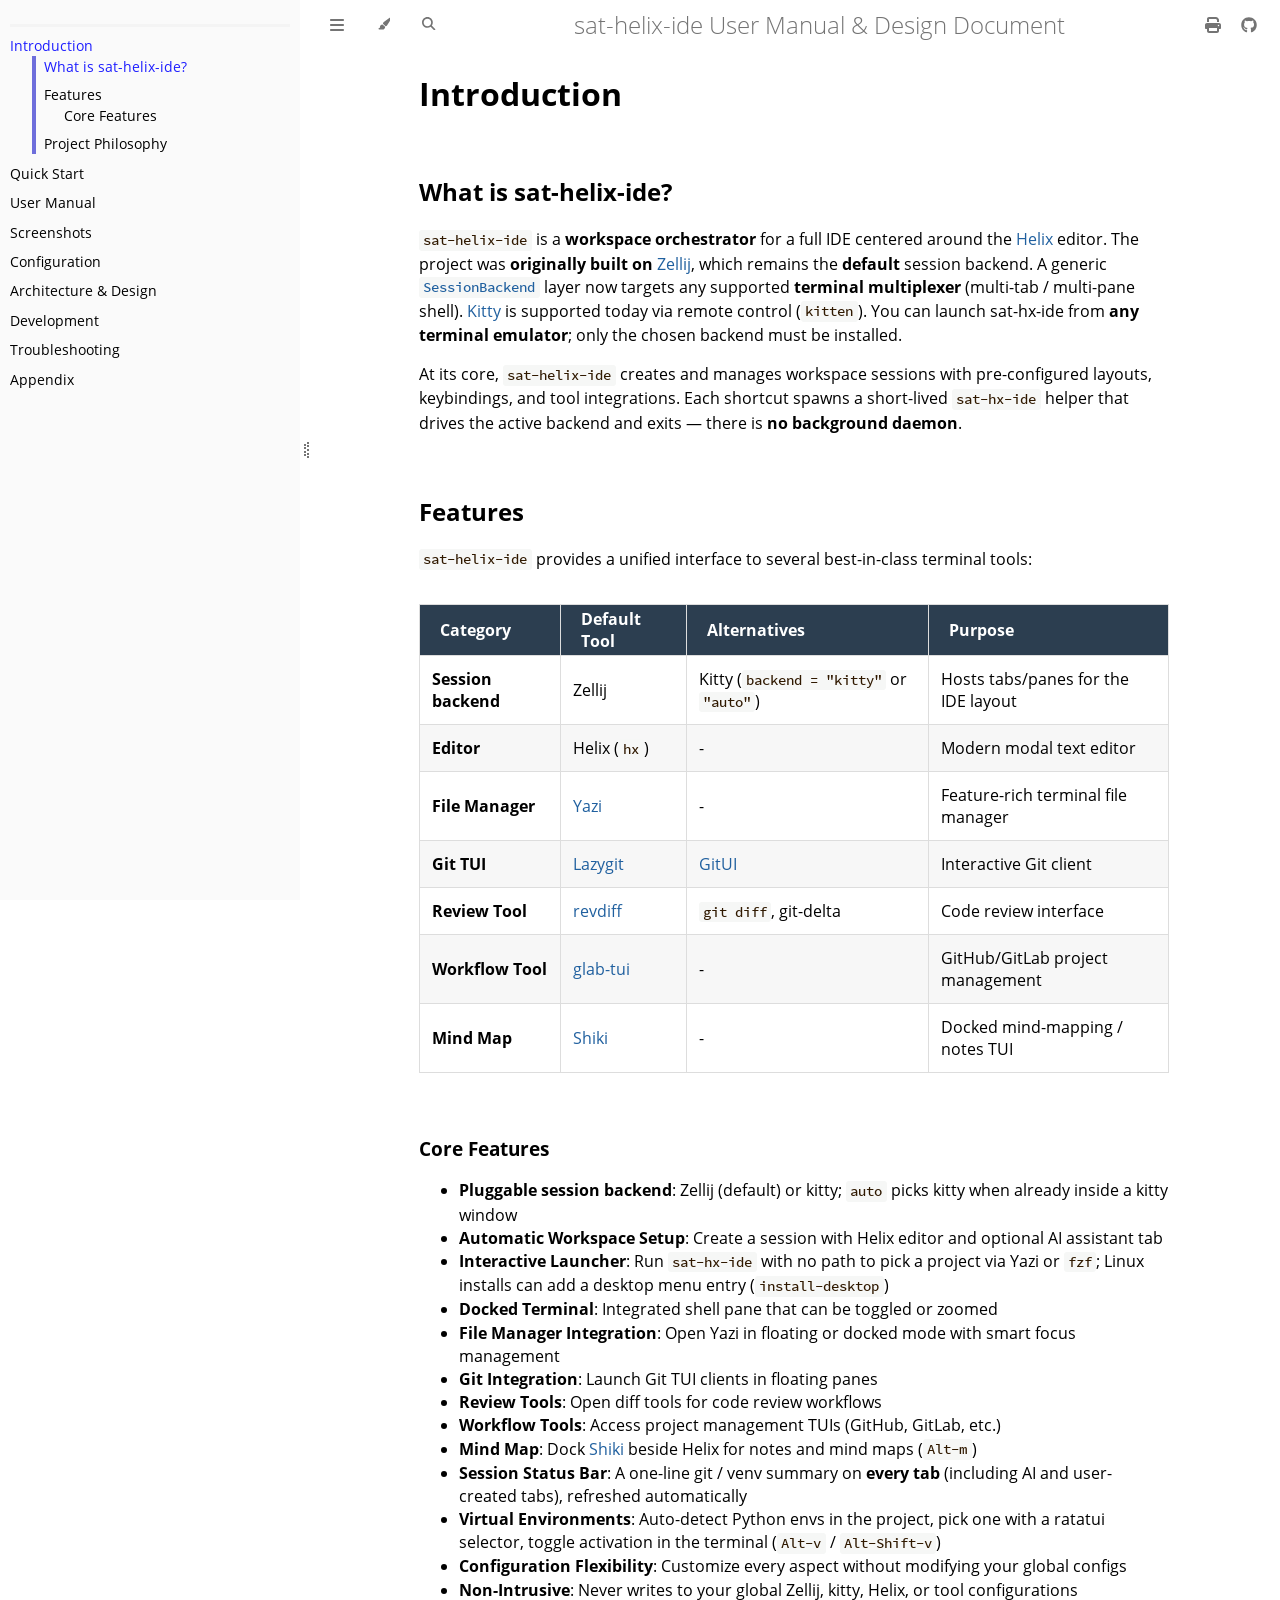
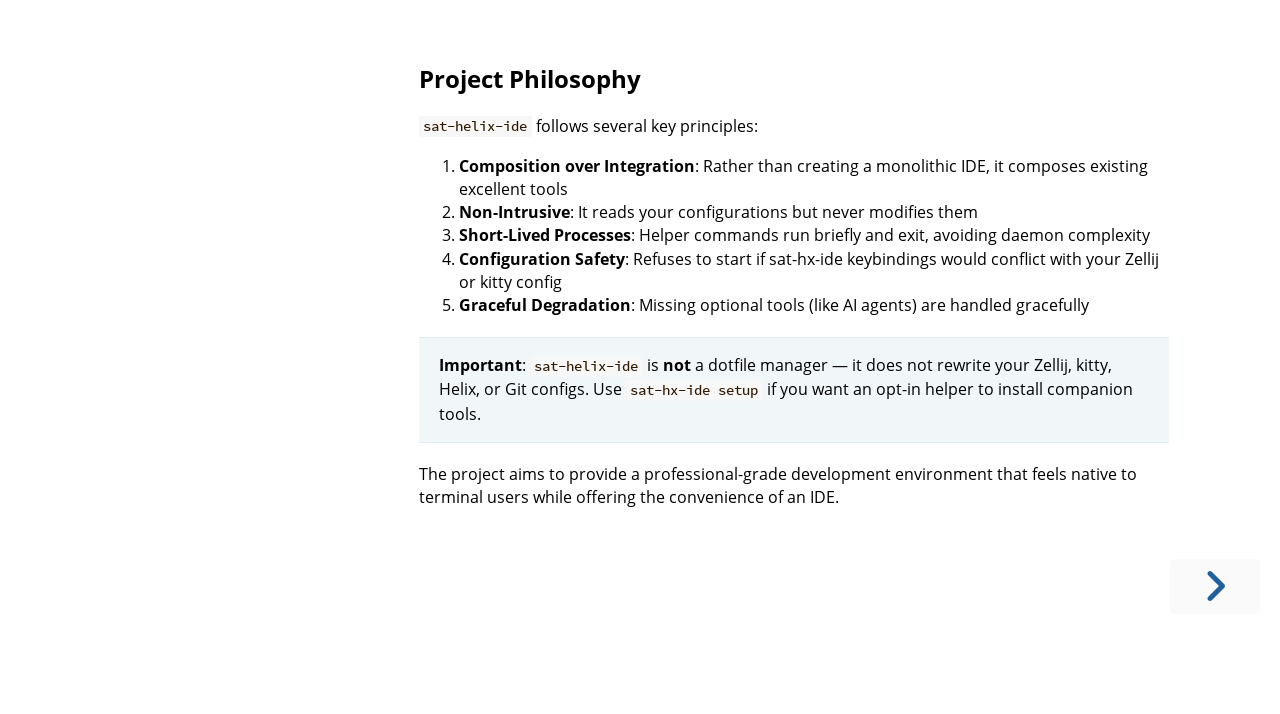
<file: index.html>
<!DOCTYPE HTML>
<html lang="en" class="light sidebar-visible" dir="ltr">
    <head>
        <!-- Book generated using mdBook -->
        <meta charset="UTF-8">
        <title>Introduction - sat-helix-ide User Manual &amp; Design Document</title>


        <!-- Custom HTML head -->

        <meta name="description" content="">
        <meta name="viewport" content="width=device-width, initial-scale=1">
        <meta name="theme-color" content="#ffffff">

        <link rel="icon" href="favicon-de23e50b.svg">
        <link rel="shortcut icon" href="favicon-8114d1fc.png">
        <link rel="stylesheet" href="css/variables-8adf115d.css">
        <link rel="stylesheet" href="css/general-e96d0476.css">
        <link rel="stylesheet" href="css/chrome-d279d366.css">
        <link rel="stylesheet" href="css/print-9e4910d8.css" media="print">

        <!-- Fonts -->
        <link rel="stylesheet" href="fonts/fonts-9644e21d.css">

        <!-- Highlight.js Stylesheets -->
        <link rel="stylesheet" id="mdbook-highlight-css" href="highlight-493f70e1.css">
        <link rel="stylesheet" id="mdbook-tomorrow-night-css" href="tomorrow-night-4c0ae647.css">
        <link rel="stylesheet" id="mdbook-ayu-highlight-css" href="ayu-highlight-3fdfc3ac.css">

        <!-- Custom theme stylesheets -->
        <link rel="stylesheet" href="theme/custom-e8ea0b06.css">


        <!-- Provide site root and default themes to javascript -->
        <script>
            const path_to_root = "";
            const default_light_theme = "light";
            const default_dark_theme = "navy";
            window.path_to_searchindex_js = "searchindex-0db075b6.js";
        </script>
        <!-- Start loading toc.js asap -->
        <script src="toc-26df6826.js"></script>
    </head>
    <body>
    <div id="mdbook-help-container">
        <div id="mdbook-help-popup">
            <h2 class="mdbook-help-title">Keyboard shortcuts</h2>
            <div>
                <p>Press <kbd>←</kbd> or <kbd>→</kbd> to navigate between chapters</p>
                <p>Press <kbd>S</kbd> or <kbd>/</kbd> to search in the book</p>
                <p>Press <kbd>?</kbd> to show this help</p>
                <p>Press <kbd>Esc</kbd> to hide this help</p>
            </div>
        </div>
    </div>
    <div id="mdbook-body-container">
        <!-- Work around some values being stored in localStorage wrapped in quotes -->
        <script>
            try {
                let theme = localStorage.getItem('mdbook-theme');
                let sidebar = localStorage.getItem('mdbook-sidebar');

                if (theme.startsWith('"') && theme.endsWith('"')) {
                    localStorage.setItem('mdbook-theme', theme.slice(1, theme.length - 1));
                }

                if (sidebar.startsWith('"') && sidebar.endsWith('"')) {
                    localStorage.setItem('mdbook-sidebar', sidebar.slice(1, sidebar.length - 1));
                }
            } catch (e) { }
        </script>

        <!-- Set the theme before any content is loaded, prevents flash -->
        <script>
            const default_theme = window.matchMedia("(prefers-color-scheme: dark)").matches ? default_dark_theme : default_light_theme;
            let theme;
            try { theme = localStorage.getItem('mdbook-theme'); } catch(e) { }
            if (theme === null || theme === undefined) { theme = default_theme; }
            const html = document.documentElement;
            html.classList.remove('light')
            html.classList.add(theme);
            html.classList.add("js");
        </script>

        <input type="checkbox" id="mdbook-sidebar-toggle-anchor" class="hidden">

        <!-- Hide / unhide sidebar before it is displayed -->
        <script>
            let sidebar = null;
            const sidebar_toggle = document.getElementById("mdbook-sidebar-toggle-anchor");
            if (document.body.clientWidth >= 1080) {
                try { sidebar = localStorage.getItem('mdbook-sidebar'); } catch(e) { }
                sidebar = sidebar || 'visible';
            } else {
                sidebar = 'hidden';
                sidebar_toggle.checked = false;
            }
            if (sidebar === 'visible') {
                sidebar_toggle.checked = true;
            } else {
                html.classList.remove('sidebar-visible');
            }
        </script>

        <nav id="mdbook-sidebar" class="sidebar" aria-label="Table of contents">
            <!-- populated by js -->
            <mdbook-sidebar-scrollbox class="sidebar-scrollbox"></mdbook-sidebar-scrollbox>
            <noscript>
                <iframe class="sidebar-iframe-outer" src="toc.html"></iframe>
            </noscript>
            <div id="mdbook-sidebar-resize-handle" class="sidebar-resize-handle">
                <div class="sidebar-resize-indicator"></div>
            </div>
        </nav>

        <div id="mdbook-page-wrapper" class="page-wrapper">

            <div class="page">
                <div id="mdbook-menu-bar-hover-placeholder"></div>
                <div id="mdbook-menu-bar" class="menu-bar sticky">
                    <div class="left-buttons">
                        <label id="mdbook-sidebar-toggle" class="icon-button" for="mdbook-sidebar-toggle-anchor" title="Toggle Table of Contents" aria-label="Toggle Table of Contents" aria-controls="mdbook-sidebar">
                            <span class=fa-svg><svg xmlns="http://www.w3.org/2000/svg" viewBox="0 0 448 512"><!--! Font Awesome Free 6.2.0 by @fontawesome - https://fontawesome.com License - https://fontawesome.com/license/free (Icons: CC BY 4.0, Fonts: SIL OFL 1.1, Code: MIT License) Copyright 2022 Fonticons, Inc. --><path d="M0 96C0 78.3 14.3 64 32 64H416c17.7 0 32 14.3 32 32s-14.3 32-32 32H32C14.3 128 0 113.7 0 96zM0 256c0-17.7 14.3-32 32-32H416c17.7 0 32 14.3 32 32s-14.3 32-32 32H32c-17.7 0-32-14.3-32-32zM448 416c0 17.7-14.3 32-32 32H32c-17.7 0-32-14.3-32-32s14.3-32 32-32H416c17.7 0 32 14.3 32 32z"/></svg></span>
                        </label>
                        <button id="mdbook-theme-toggle" class="icon-button" type="button" title="Change theme" aria-label="Change theme" aria-haspopup="true" aria-expanded="false" aria-controls="mdbook-theme-list">
                            <span class=fa-svg><svg xmlns="http://www.w3.org/2000/svg" viewBox="0 0 576 512"><!--! Font Awesome Free 6.2.0 by @fontawesome - https://fontawesome.com License - https://fontawesome.com/license/free (Icons: CC BY 4.0, Fonts: SIL OFL 1.1, Code: MIT License) Copyright 2022 Fonticons, Inc. --><path d="M371.3 367.1c27.3-3.9 51.9-19.4 67.2-42.9L600.2 74.1c12.6-19.5 9.4-45.3-7.6-61.2S549.7-4.4 531.1 9.6L294.4 187.2c-24 18-38.2 46.1-38.4 76.1L371.3 367.1zm-19.6 25.4l-116-104.4C175.9 290.3 128 339.6 128 400c0 3.9 .2 7.8 .6 11.6c1.8 17.5-10.2 36.4-27.8 36.4H96c-17.7 0-32 14.3-32 32s14.3 32 32 32H240c61.9 0 112-50.1 112-112c0-2.5-.1-5-.2-7.5z"/></svg></span>
                        </button>
                        <ul id="mdbook-theme-list" class="theme-popup" aria-label="Themes" role="menu">
                            <li role="none"><button role="menuitem" class="theme" id="mdbook-theme-default_theme">Auto</button></li>
                            <li role="none"><button role="menuitem" class="theme" id="mdbook-theme-light">Light</button></li>
                            <li role="none"><button role="menuitem" class="theme" id="mdbook-theme-rust">Rust</button></li>
                            <li role="none"><button role="menuitem" class="theme" id="mdbook-theme-coal">Coal</button></li>
                            <li role="none"><button role="menuitem" class="theme" id="mdbook-theme-navy">Navy</button></li>
                            <li role="none"><button role="menuitem" class="theme" id="mdbook-theme-ayu">Ayu</button></li>
                        </ul>
                        <button id="mdbook-search-toggle" class="icon-button" type="button" title="Search (`/`)" aria-label="Toggle Searchbar" aria-expanded="false" aria-keyshortcuts="/ s" aria-controls="mdbook-searchbar">
                            <span class=fa-svg><svg xmlns="http://www.w3.org/2000/svg" viewBox="0 0 512 512"><!--! Font Awesome Free 6.2.0 by @fontawesome - https://fontawesome.com License - https://fontawesome.com/license/free (Icons: CC BY 4.0, Fonts: SIL OFL 1.1, Code: MIT License) Copyright 2022 Fonticons, Inc. --><path d="M416 208c0 45.9-14.9 88.3-40 122.7L502.6 457.4c12.5 12.5 12.5 32.8 0 45.3s-32.8 12.5-45.3 0L330.7 376c-34.4 25.2-76.8 40-122.7 40C93.1 416 0 322.9 0 208S93.1 0 208 0S416 93.1 416 208zM208 352c79.5 0 144-64.5 144-144s-64.5-144-144-144S64 128.5 64 208s64.5 144 144 144z"/></svg></span>
                        </button>
                    </div>

                    <h1 class="menu-title">sat-helix-ide User Manual &amp; Design Document</h1>

                    <div class="right-buttons">
                        <a href="print.html" title="Print this book" aria-label="Print this book">
                            <span class=fa-svg id="print-button"><svg xmlns="http://www.w3.org/2000/svg" viewBox="0 0 512 512"><!--! Font Awesome Free 6.2.0 by @fontawesome - https://fontawesome.com License - https://fontawesome.com/license/free (Icons: CC BY 4.0, Fonts: SIL OFL 1.1, Code: MIT License) Copyright 2022 Fonticons, Inc. --><path d="M128 0C92.7 0 64 28.7 64 64v96h64V64H354.7L384 93.3V160h64V93.3c0-17-6.7-33.3-18.7-45.3L400 18.7C388 6.7 371.7 0 354.7 0H128zM384 352v32 64H128V384 368 352H384zm64 32h32c17.7 0 32-14.3 32-32V256c0-35.3-28.7-64-64-64H64c-35.3 0-64 28.7-64 64v96c0 17.7 14.3 32 32 32H64v64c0 35.3 28.7 64 64 64H384c35.3 0 64-28.7 64-64V384zm-16-88c-13.3 0-24-10.7-24-24s10.7-24 24-24s24 10.7 24 24s-10.7 24-24 24z"/></svg></span>
                        </a>
                        <a href="https://github.com/vlevasseur073/sat-helix-ide" title="Git repository" aria-label="Git repository">
                            <span class=fa-svg><svg xmlns="http://www.w3.org/2000/svg" viewBox="0 0 496 512"><!--! Font Awesome Free 6.2.0 by @fontawesome - https://fontawesome.com License - https://fontawesome.com/license/free (Icons: CC BY 4.0, Fonts: SIL OFL 1.1, Code: MIT License) Copyright 2022 Fonticons, Inc. --><path d="M165.9 397.4c0 2-2.3 3.6-5.2 3.6-3.3.3-5.6-1.3-5.6-3.6 0-2 2.3-3.6 5.2-3.6 3-.3 5.6 1.3 5.6 3.6zm-31.1-4.5c-.7 2 1.3 4.3 4.3 4.9 2.6 1 5.6 0 6.2-2s-1.3-4.3-4.3-5.2c-2.6-.7-5.5.3-6.2 2.3zm44.2-1.7c-2.9.7-4.9 2.6-4.6 4.9.3 2 2.9 3.3 5.9 2.6 2.9-.7 4.9-2.6 4.6-4.6-.3-1.9-3-3.2-5.9-2.9zM244.8 8C106.1 8 0 113.3 0 252c0 110.9 69.8 205.8 169.5 239.2 12.8 2.3 17.3-5.6 17.3-12.1 0-6.2-.3-40.4-.3-61.4 0 0-70 15-84.7-29.8 0 0-11.4-29.1-27.8-36.6 0 0-22.9-15.7 1.6-15.4 0 0 24.9 2 38.6 25.8 21.9 38.6 58.6 27.5 72.9 20.9 2.3-16 8.8-27.1 16-33.7-55.9-6.2-112.3-14.3-112.3-110.5 0-27.5 7.6-41.3 23.6-58.9-2.6-6.5-11.1-33.3 2.6-67.9 20.9-6.5 69 27 69 27 20-5.6 41.5-8.5 62.8-8.5s42.8 2.9 62.8 8.5c0 0 48.1-33.6 69-27 13.7 34.7 5.2 61.4 2.6 67.9 16 17.7 25.8 31.5 25.8 58.9 0 96.5-58.9 104.2-114.8 110.5 9.2 7.9 17 22.9 17 46.4 0 33.7-.3 75.4-.3 83.6 0 6.5 4.6 14.4 17.3 12.1C428.2 457.8 496 362.9 496 252 496 113.3 383.5 8 244.8 8zM97.2 352.9c-1.3 1-1 3.3.7 5.2 1.6 1.6 3.9 2.3 5.2 1 1.3-1 1-3.3-.7-5.2-1.6-1.6-3.9-2.3-5.2-1zm-10.8-8.1c-.7 1.3.3 2.9 2.3 3.9 1.6 1 3.6.7 4.3-.7.7-1.3-.3-2.9-2.3-3.9-2-.6-3.6-.3-4.3.7zm32.4 35.6c-1.6 1.3-1 4.3 1.3 6.2 2.3 2.3 5.2 2.6 6.5 1 1.3-1.3.7-4.3-1.3-6.2-2.2-2.3-5.2-2.6-6.5-1zm-11.4-14.7c-1.6 1-1.6 3.6 0 5.9 1.6 2.3 4.3 3.3 5.6 2.3 1.6-1.3 1.6-3.9 0-6.2-1.4-2.3-4-3.3-5.6-2z"/></svg></span>
                        </a>

                    </div>
                </div>

                <div id="mdbook-search-wrapper" class="hidden">
                    <form id="mdbook-searchbar-outer" class="searchbar-outer">
                        <div class="search-wrapper">
                            <input type="search" id="mdbook-searchbar" name="searchbar" placeholder="Search this book ..." aria-controls="mdbook-searchresults-outer" aria-describedby="searchresults-header">
                            <div class="spinner-wrapper">
                                <span class=fa-svg id="fa-spin"><svg xmlns="http://www.w3.org/2000/svg" viewBox="0 0 512 512"><!--! Font Awesome Free 6.2.0 by @fontawesome - https://fontawesome.com License - https://fontawesome.com/license/free (Icons: CC BY 4.0, Fonts: SIL OFL 1.1, Code: MIT License) Copyright 2022 Fonticons, Inc. --><path d="M304 48c0-26.5-21.5-48-48-48s-48 21.5-48 48s21.5 48 48 48s48-21.5 48-48zm0 416c0-26.5-21.5-48-48-48s-48 21.5-48 48s21.5 48 48 48s48-21.5 48-48zM48 304c26.5 0 48-21.5 48-48s-21.5-48-48-48s-48 21.5-48 48s21.5 48 48 48zm464-48c0-26.5-21.5-48-48-48s-48 21.5-48 48s21.5 48 48 48s48-21.5 48-48zM142.9 437c18.7-18.7 18.7-49.1 0-67.9s-49.1-18.7-67.9 0s-18.7 49.1 0 67.9s49.1 18.7 67.9 0zm0-294.2c18.7-18.7 18.7-49.1 0-67.9S93.7 56.2 75 75s-18.7 49.1 0 67.9s49.1 18.7 67.9 0zM369.1 437c18.7 18.7 49.1 18.7 67.9 0s18.7-49.1 0-67.9s-49.1-18.7-67.9 0s-18.7 49.1 0 67.9z"/></svg></span>
                            </div>
                        </div>
                    </form>
                    <div id="mdbook-searchresults-outer" class="searchresults-outer hidden">
                        <div id="mdbook-searchresults-header" class="searchresults-header"></div>
                        <ul id="mdbook-searchresults">
                        </ul>
                    </div>
                </div>

                <!-- Apply ARIA attributes after the sidebar and the sidebar toggle button are added to the DOM -->
                <script>
                    document.getElementById('mdbook-sidebar-toggle').setAttribute('aria-expanded', sidebar === 'visible');
                    document.getElementById('mdbook-sidebar').setAttribute('aria-hidden', sidebar !== 'visible');
                    Array.from(document.querySelectorAll('#mdbook-sidebar a')).forEach(function(link) {
                        link.setAttribute('tabIndex', sidebar === 'visible' ? 0 : -1);
                    });
                </script>

                <div id="mdbook-content" class="content">
                    <main>
                        <h1 id="introduction"><a class="header" href="#introduction">Introduction</a></h1>
<h2 id="what-is-sat-helix-ide"><a class="header" href="#what-is-sat-helix-ide">What is sat-helix-ide?</a></h2>
<p><code>sat-helix-ide</code> is a <strong>workspace orchestrator</strong> for a full IDE centered around the
<a href="https://helix-editor.com/">Helix</a> editor. The project was <strong>originally built on</strong>
<a href="https://zellij.dev/">Zellij</a>, which remains the <strong>default</strong> session backend. A generic
<a href="https://github.com/vlevasseur073/sat-helix-ide/blob/main/src/backend/mod.rs"><code>SessionBackend</code></a>
layer now targets any supported <strong>terminal multiplexer</strong> (multi-tab / multi-pane shell).
<a href="https://sw.kovidgoyal.net/kitty/">Kitty</a> is supported today via remote control (<code>kitten</code>).
You can launch sat-hx-ide from <strong>any terminal emulator</strong>; only the chosen backend must be installed.</p>
<p>At its core, <code>sat-helix-ide</code> creates and manages workspace sessions with pre-configured layouts,
keybindings, and tool integrations. Each shortcut spawns a short-lived <code>sat-hx-ide</code> helper that
drives the active backend and exits — there is <strong>no background daemon</strong>.</p>
<h2 id="features"><a class="header" href="#features">Features</a></h2>
<p><code>sat-helix-ide</code> provides a unified interface to several best-in-class terminal tools:</p>
<div class="table-wrapper">
<table>
<thead>
<tr><th>Category</th><th>Default Tool</th><th>Alternatives</th><th>Purpose</th></tr>
</thead>
<tbody>
<tr><td><strong>Session backend</strong></td><td>Zellij</td><td>Kitty (<code>backend = "kitty"</code> or <code>"auto"</code>)</td><td>Hosts tabs/panes for the IDE layout</td></tr>
<tr><td><strong>Editor</strong></td><td>Helix (<code>hx</code>)</td><td>-</td><td>Modern modal text editor</td></tr>
<tr><td><strong>File Manager</strong></td><td><a href="https://yazi-rs.github.io/">Yazi</a></td><td>-</td><td>Feature-rich terminal file manager</td></tr>
<tr><td><strong>Git TUI</strong></td><td><a href="https://github.com/jesseduffield/lazygit">Lazygit</a></td><td><a href="https://github.com/gitui-org/gitui">GitUI</a></td><td>Interactive Git client</td></tr>
<tr><td><strong>Review Tool</strong></td><td><a href="https://github.com/umputun/revdiff">revdiff</a></td><td><code>git diff</code>, git-delta</td><td>Code review interface</td></tr>
<tr><td><strong>Workflow Tool</strong></td><td><a href="https://github.com/rcieri/glab-tui">glab-tui</a></td><td>-</td><td>GitHub/GitLab project management</td></tr>
<tr><td><strong>Mind Map</strong></td><td><a href="https://github.com/sazardev/shiki">Shiki</a></td><td>-</td><td>Docked mind-mapping / notes TUI</td></tr>
</tbody>
</table>
</div>
<h3 id="core-features"><a class="header" href="#core-features">Core Features</a></h3>
<ul>
<li><strong>Pluggable session backend</strong>: Zellij (default) or kitty; <code>auto</code> picks kitty when already inside a kitty window</li>
<li><strong>Automatic Workspace Setup</strong>: Create a session with Helix editor and optional AI assistant tab</li>
<li><strong>Interactive Launcher</strong>: Run <code>sat-hx-ide</code> with no path to pick a project via Yazi or <code>fzf</code>; Linux installs can add a desktop menu entry (<code>install-desktop</code>)</li>
<li><strong>Docked Terminal</strong>: Integrated shell pane that can be toggled or zoomed</li>
<li><strong>File Manager Integration</strong>: Open Yazi in floating or docked mode with smart focus management</li>
<li><strong>Git Integration</strong>: Launch Git TUI clients in floating panes</li>
<li><strong>Review Tools</strong>: Open diff tools for code review workflows</li>
<li><strong>Workflow Tools</strong>: Access project management TUIs (GitHub, GitLab, etc.)</li>
<li><strong>Mind Map</strong>: Dock <a href="https://github.com/sazardev/shiki">Shiki</a> beside Helix for notes and mind maps (<code>Alt-m</code>)</li>
<li><strong>Session Status Bar</strong>: A one-line git / venv summary on <strong>every tab</strong> (including AI and user-created tabs), refreshed automatically</li>
<li><strong>Virtual Environments</strong>: Auto-detect Python envs in the project, pick one with a ratatui selector, toggle activation in the terminal (<code>Alt-v</code> / <code>Alt-Shift-v</code>)</li>
<li><strong>Configuration Flexibility</strong>: Customize every aspect without modifying your global configs</li>
<li><strong>Non-Intrusive</strong>: Never writes to your global Zellij, kitty, Helix, or tool configurations</li>
</ul>
<h2 id="project-philosophy"><a class="header" href="#project-philosophy">Project Philosophy</a></h2>
<p><code>sat-helix-ide</code> follows several key principles:</p>
<ol>
<li><strong>Composition over Integration</strong>: Rather than creating a monolithic IDE, it composes existing excellent tools</li>
<li><strong>Non-Intrusive</strong>: It reads your configurations but never modifies them</li>
<li><strong>Short-Lived Processes</strong>: Helper commands run briefly and exit, avoiding daemon complexity</li>
<li><strong>Configuration Safety</strong>: Refuses to start if sat-hx-ide keybindings would conflict with your Zellij or kitty config</li>
<li><strong>Graceful Degradation</strong>: Missing optional tools (like AI agents) are handled gracefully</li>
</ol>
<blockquote>
<p><strong>Important</strong>: <code>sat-helix-ide</code> is <strong>not</strong> a dotfile manager — it does not rewrite your Zellij, kitty, Helix, or Git configs. Use <code>sat-hx-ide setup</code> if you want an opt-in helper to install companion tools.</p>
</blockquote>
<p>The project aims to provide a professional-grade development environment that feels native to terminal users while offering the convenience of an IDE.</p>

                    </main>

                    <nav class="nav-wrapper" aria-label="Page navigation">
                        <!-- Mobile navigation buttons -->

                            <a rel="next prefetch" href="quick-start.html" class="mobile-nav-chapters next" title="Next chapter" aria-label="Next chapter" aria-keyshortcuts="Right">
                                <span class=fa-svg><svg xmlns="http://www.w3.org/2000/svg" viewBox="0 0 320 512"><!--! Font Awesome Free 6.2.0 by @fontawesome - https://fontawesome.com License - https://fontawesome.com/license/free (Icons: CC BY 4.0, Fonts: SIL OFL 1.1, Code: MIT License) Copyright 2022 Fonticons, Inc. --><path d="M278.6 233.4c12.5 12.5 12.5 32.8 0 45.3l-160 160c-12.5 12.5-32.8 12.5-45.3 0s-12.5-32.8 0-45.3L210.7 256 73.4 118.6c-12.5-12.5-12.5-32.8 0-45.3s32.8-12.5 45.3 0l160 160z"/></svg></span>
                            </a>

                        <div style="clear: both"></div>
                    </nav>
                </div>
            </div>

            <nav class="nav-wide-wrapper" aria-label="Page navigation">

                    <a rel="next prefetch" href="quick-start.html" class="nav-chapters next" title="Next chapter" aria-label="Next chapter" aria-keyshortcuts="Right">
                        <span class=fa-svg><svg xmlns="http://www.w3.org/2000/svg" viewBox="0 0 320 512"><!--! Font Awesome Free 6.2.0 by @fontawesome - https://fontawesome.com License - https://fontawesome.com/license/free (Icons: CC BY 4.0, Fonts: SIL OFL 1.1, Code: MIT License) Copyright 2022 Fonticons, Inc. --><path d="M278.6 233.4c12.5 12.5 12.5 32.8 0 45.3l-160 160c-12.5 12.5-32.8 12.5-45.3 0s-12.5-32.8 0-45.3L210.7 256 73.4 118.6c-12.5-12.5-12.5-32.8 0-45.3s32.8-12.5 45.3 0l160 160z"/></svg></span>
                    </a>
            </nav>

        </div>

        <template id=fa-eye><span class=fa-svg><svg xmlns="http://www.w3.org/2000/svg" viewBox="0 0 576 512"><!--! Font Awesome Free 6.2.0 by @fontawesome - https://fontawesome.com License - https://fontawesome.com/license/free (Icons: CC BY 4.0, Fonts: SIL OFL 1.1, Code: MIT License) Copyright 2022 Fonticons, Inc. --><path d="M288 32c-80.8 0-145.5 36.8-192.6 80.6C48.6 156 17.3 208 2.5 243.7c-3.3 7.9-3.3 16.7 0 24.6C17.3 304 48.6 356 95.4 399.4C142.5 443.2 207.2 480 288 480s145.5-36.8 192.6-80.6c46.8-43.5 78.1-95.4 93-131.1c3.3-7.9 3.3-16.7 0-24.6c-14.9-35.7-46.2-87.7-93-131.1C433.5 68.8 368.8 32 288 32zM432 256c0 79.5-64.5 144-144 144s-144-64.5-144-144s64.5-144 144-144s144 64.5 144 144zM288 192c0 35.3-28.7 64-64 64c-11.5 0-22.3-3-31.6-8.4c-.2 2.8-.4 5.5-.4 8.4c0 53 43 96 96 96s96-43 96-96s-43-96-96-96c-2.8 0-5.6 .1-8.4 .4c5.3 9.3 8.4 20.1 8.4 31.6z"/></svg></span></template>
        <template id=fa-eye-slash><span class=fa-svg><svg xmlns="http://www.w3.org/2000/svg" viewBox="0 0 640 512"><!--! Font Awesome Free 6.2.0 by @fontawesome - https://fontawesome.com License - https://fontawesome.com/license/free (Icons: CC BY 4.0, Fonts: SIL OFL 1.1, Code: MIT License) Copyright 2022 Fonticons, Inc. --><path d="M38.8 5.1C28.4-3.1 13.3-1.2 5.1 9.2S-1.2 34.7 9.2 42.9l592 464c10.4 8.2 25.5 6.3 33.7-4.1s6.3-25.5-4.1-33.7L525.6 386.7c39.6-40.6 66.4-86.1 79.9-118.4c3.3-7.9 3.3-16.7 0-24.6c-14.9-35.7-46.2-87.7-93-131.1C465.5 68.8 400.8 32 320 32c-68.2 0-125 26.3-169.3 60.8L38.8 5.1zM223.1 149.5C248.6 126.2 282.7 112 320 112c79.5 0 144 64.5 144 144c0 24.9-6.3 48.3-17.4 68.7L408 294.5c5.2-11.8 8-24.8 8-38.5c0-53-43-96-96-96c-2.8 0-5.6 .1-8.4 .4c5.3 9.3 8.4 20.1 8.4 31.6c0 10.2-2.4 19.8-6.6 28.3l-90.3-70.8zm223.1 298L373 389.9c-16.4 6.5-34.3 10.1-53 10.1c-79.5 0-144-64.5-144-144c0-6.9 .5-13.6 1.4-20.2L83.1 161.5C60.3 191.2 44 220.8 34.5 243.7c-3.3 7.9-3.3 16.7 0 24.6c14.9 35.7 46.2 87.7 93 131.1C174.5 443.2 239.2 480 320 480c47.8 0 89.9-12.9 126.2-32.5z"/></svg></span></template>
        <template id=fa-copy><span class=fa-svg><svg xmlns="http://www.w3.org/2000/svg" viewBox="0 0 512 512"><!--! Font Awesome Free 6.2.0 by @fontawesome - https://fontawesome.com License - https://fontawesome.com/license/free (Icons: CC BY 4.0, Fonts: SIL OFL 1.1, Code: MIT License) Copyright 2022 Fonticons, Inc. --><path d="M502.6 70.63l-61.25-61.25C435.4 3.371 427.2 0 418.7 0H255.1c-35.35 0-64 28.66-64 64l.0195 256C192 355.4 220.7 384 256 384h192c35.2 0 64-28.8 64-64V93.25C512 84.77 508.6 76.63 502.6 70.63zM464 320c0 8.836-7.164 16-16 16H255.1c-8.838 0-16-7.164-16-16L239.1 64.13c0-8.836 7.164-16 16-16h128L384 96c0 17.67 14.33 32 32 32h47.1V320zM272 448c0 8.836-7.164 16-16 16H63.1c-8.838 0-16-7.164-16-16L47.98 192.1c0-8.836 7.164-16 16-16H160V128H63.99c-35.35 0-64 28.65-64 64l.0098 256C.002 483.3 28.66 512 64 512h192c35.2 0 64-28.8 64-64v-32h-47.1L272 448z"/></svg></span></template>
        <template id=fa-play><span class=fa-svg><svg xmlns="http://www.w3.org/2000/svg" viewBox="0 0 384 512"><!--! Font Awesome Free 6.2.0 by @fontawesome - https://fontawesome.com License - https://fontawesome.com/license/free (Icons: CC BY 4.0, Fonts: SIL OFL 1.1, Code: MIT License) Copyright 2022 Fonticons, Inc. --><path d="M73 39c-14.8-9.1-33.4-9.4-48.5-.9S0 62.6 0 80V432c0 17.4 9.4 33.4 24.5 41.9s33.7 8.1 48.5-.9L361 297c14.3-8.7 23-24.2 23-41s-8.7-32.2-23-41L73 39z"/></svg></span></template>
        <template id=fa-clock-rotate-left><span class=fa-svg><svg xmlns="http://www.w3.org/2000/svg" viewBox="0 0 512 512"><!--! Font Awesome Free 6.2.0 by @fontawesome - https://fontawesome.com License - https://fontawesome.com/license/free (Icons: CC BY 4.0, Fonts: SIL OFL 1.1, Code: MIT License) Copyright 2022 Fonticons, Inc. --><path d="M75 75L41 41C25.9 25.9 0 36.6 0 57.9V168c0 13.3 10.7 24 24 24H134.1c21.4 0 32.1-25.9 17-41l-30.8-30.8C155 85.5 203 64 256 64c106 0 192 86 192 192s-86 192-192 192c-40.8 0-78.6-12.7-109.7-34.4c-14.5-10.1-34.4-6.6-44.6 7.9s-6.6 34.4 7.9 44.6C151.2 495 201.7 512 256 512c141.4 0 256-114.6 256-256S397.4 0 256 0C185.3 0 121.3 28.7 75 75zm181 53c-13.3 0-24 10.7-24 24V256c0 6.4 2.5 12.5 7 17l72 72c9.4 9.4 24.6 9.4 33.9 0s9.4-24.6 0-33.9l-65-65V152c0-13.3-10.7-24-24-24z"/></svg></span></template>



        <script>
            window.playground_copyable = true;
        </script>


        <script src="elasticlunr-ef4e11c1.min.js"></script>
        <script src="mark-09e88c2c.min.js"></script>
        <script src="searcher-09f2665d.js"></script>

        <script src="clipboard-1626706a.min.js"></script>
        <script src="highlight-abc7f01d.js"></script>
        <script src="book-609e4cb8.js"></script>

        <!-- Custom JS scripts -->
        <script src="theme/custom-983d56f0.js"></script>



    </div>
    </body>
</html>
</file>
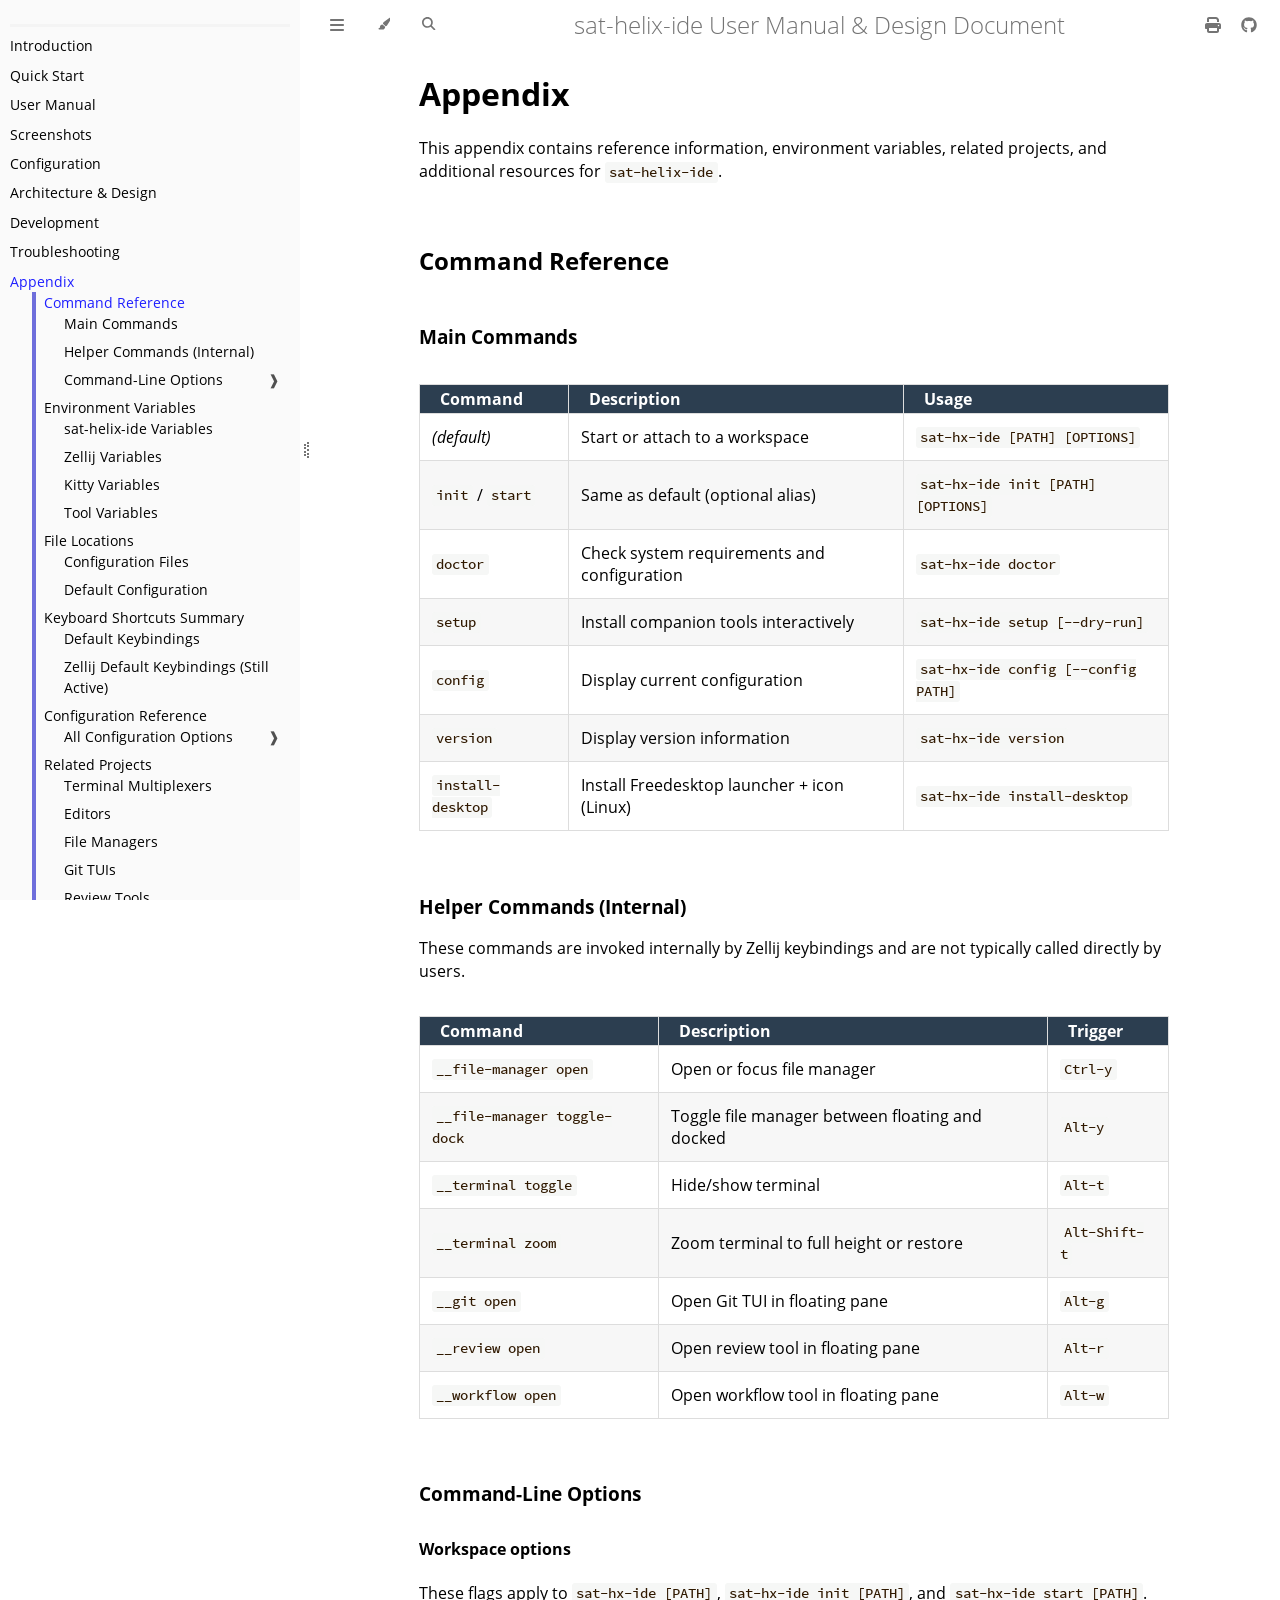
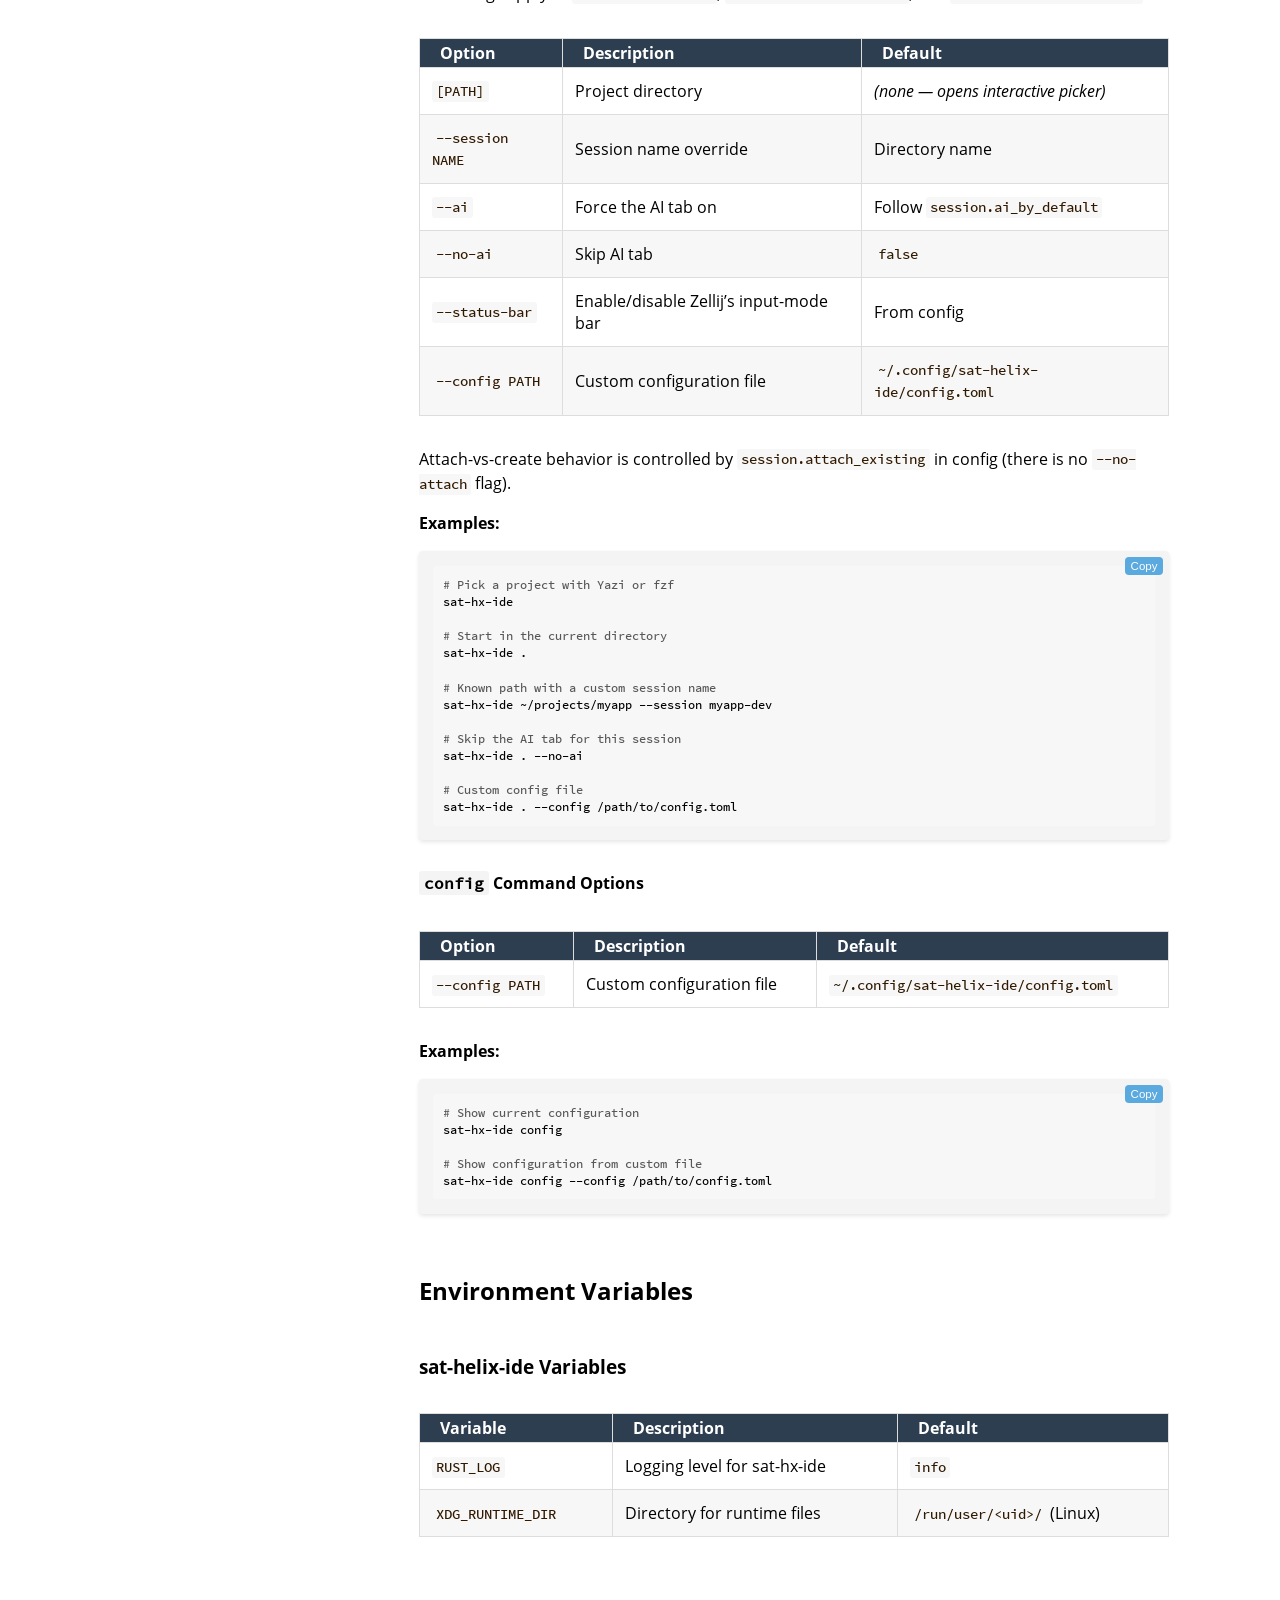
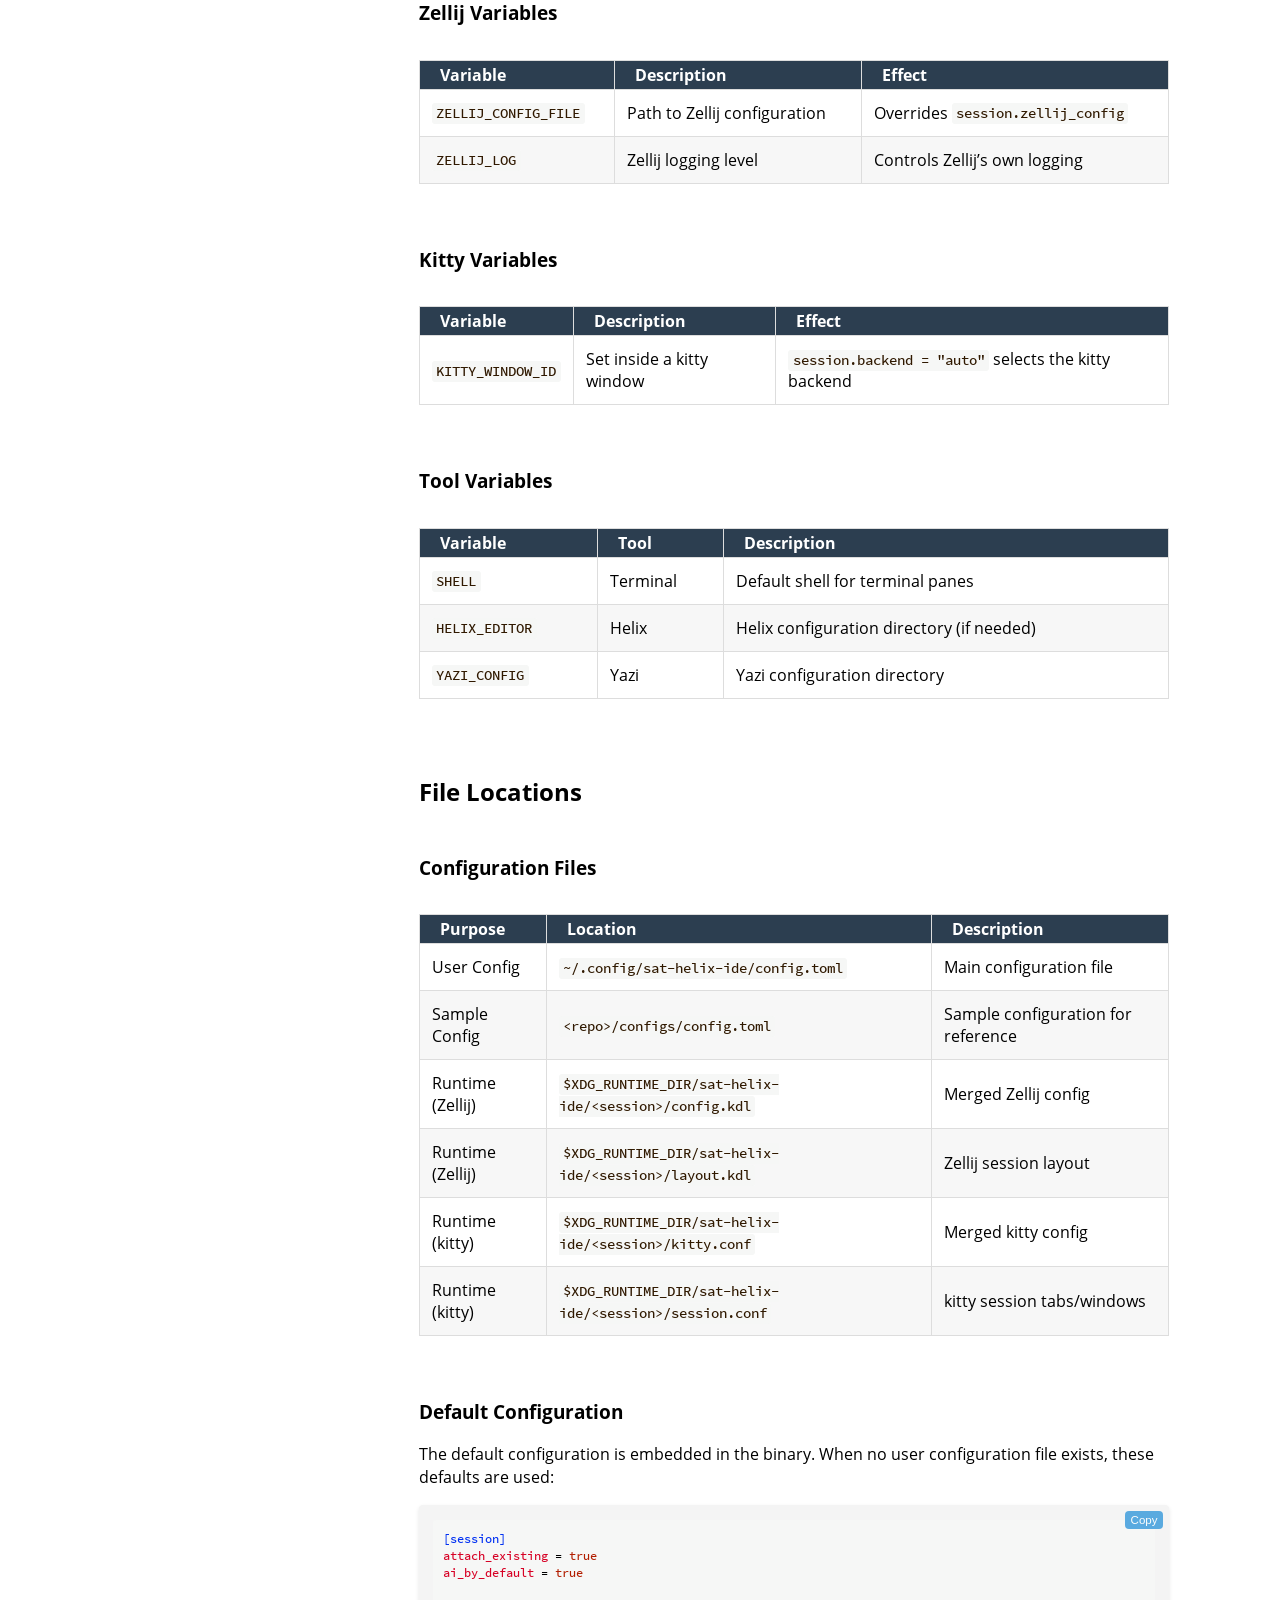
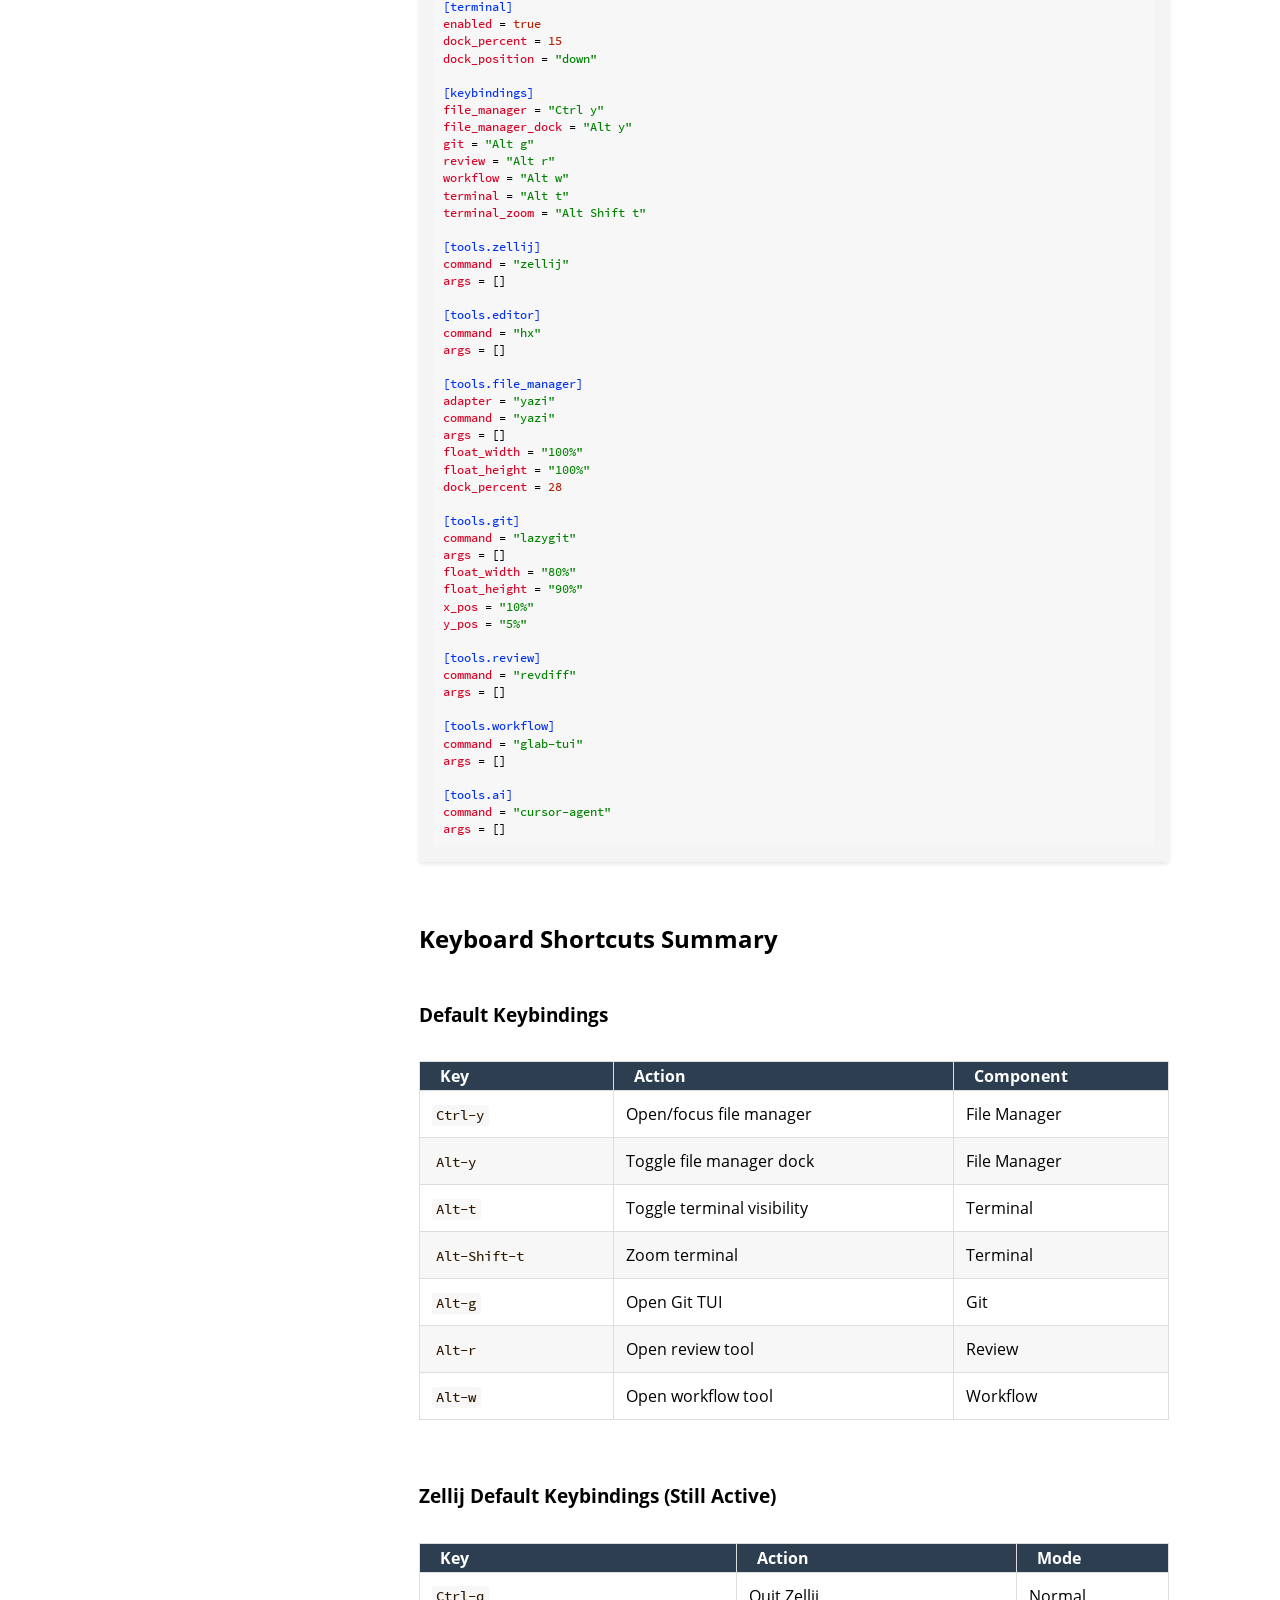
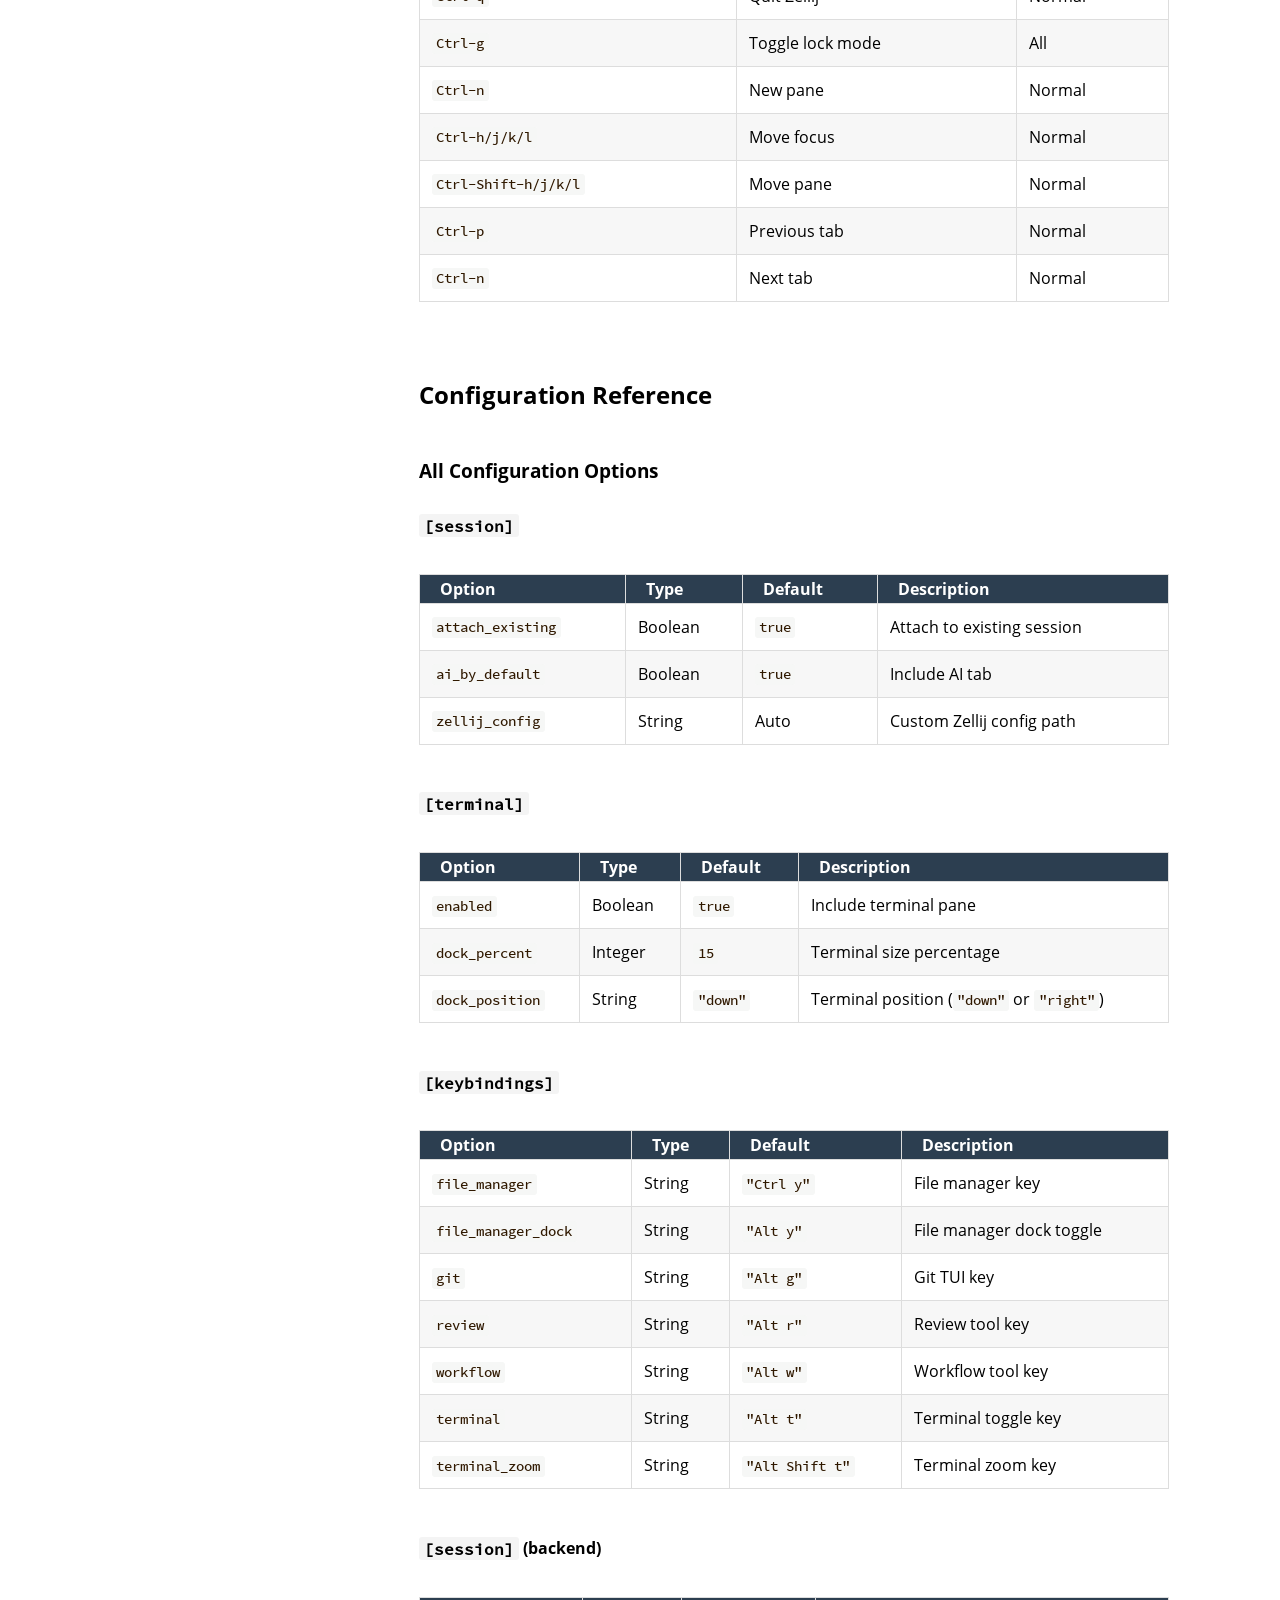
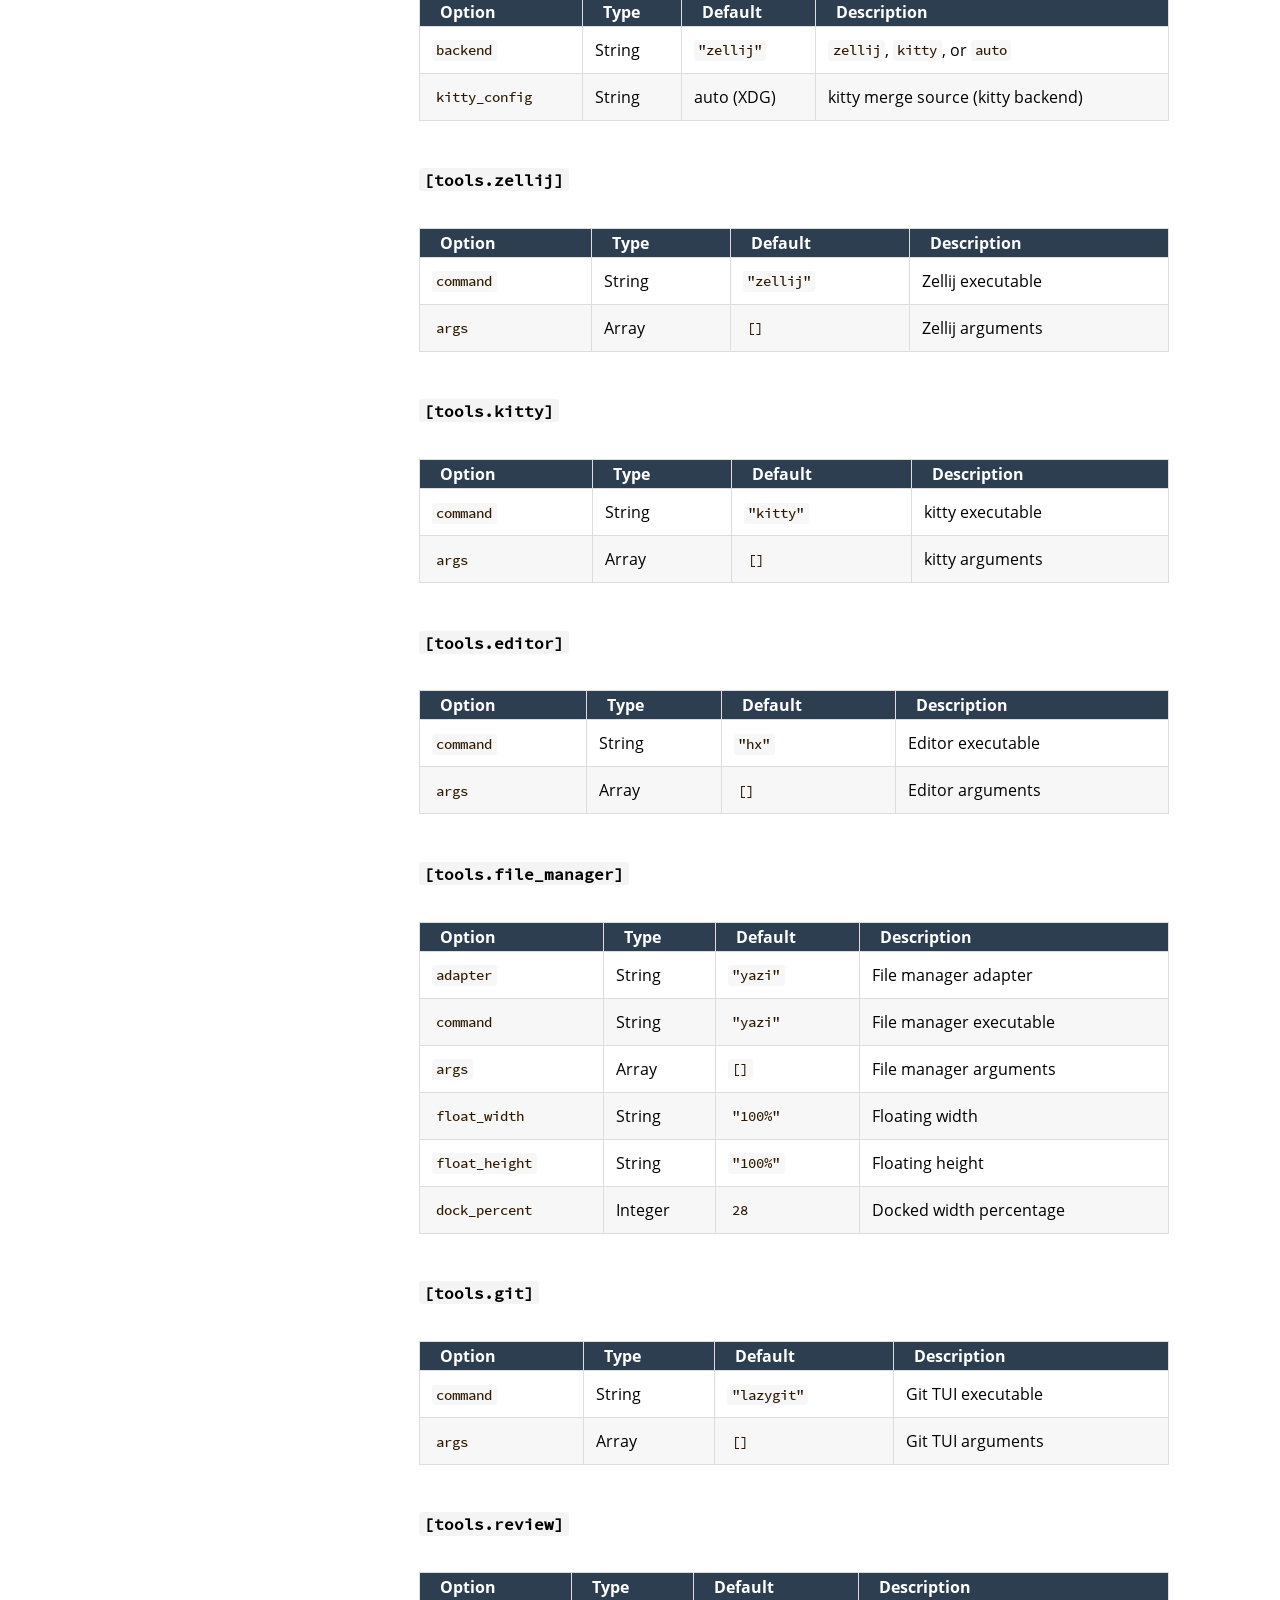
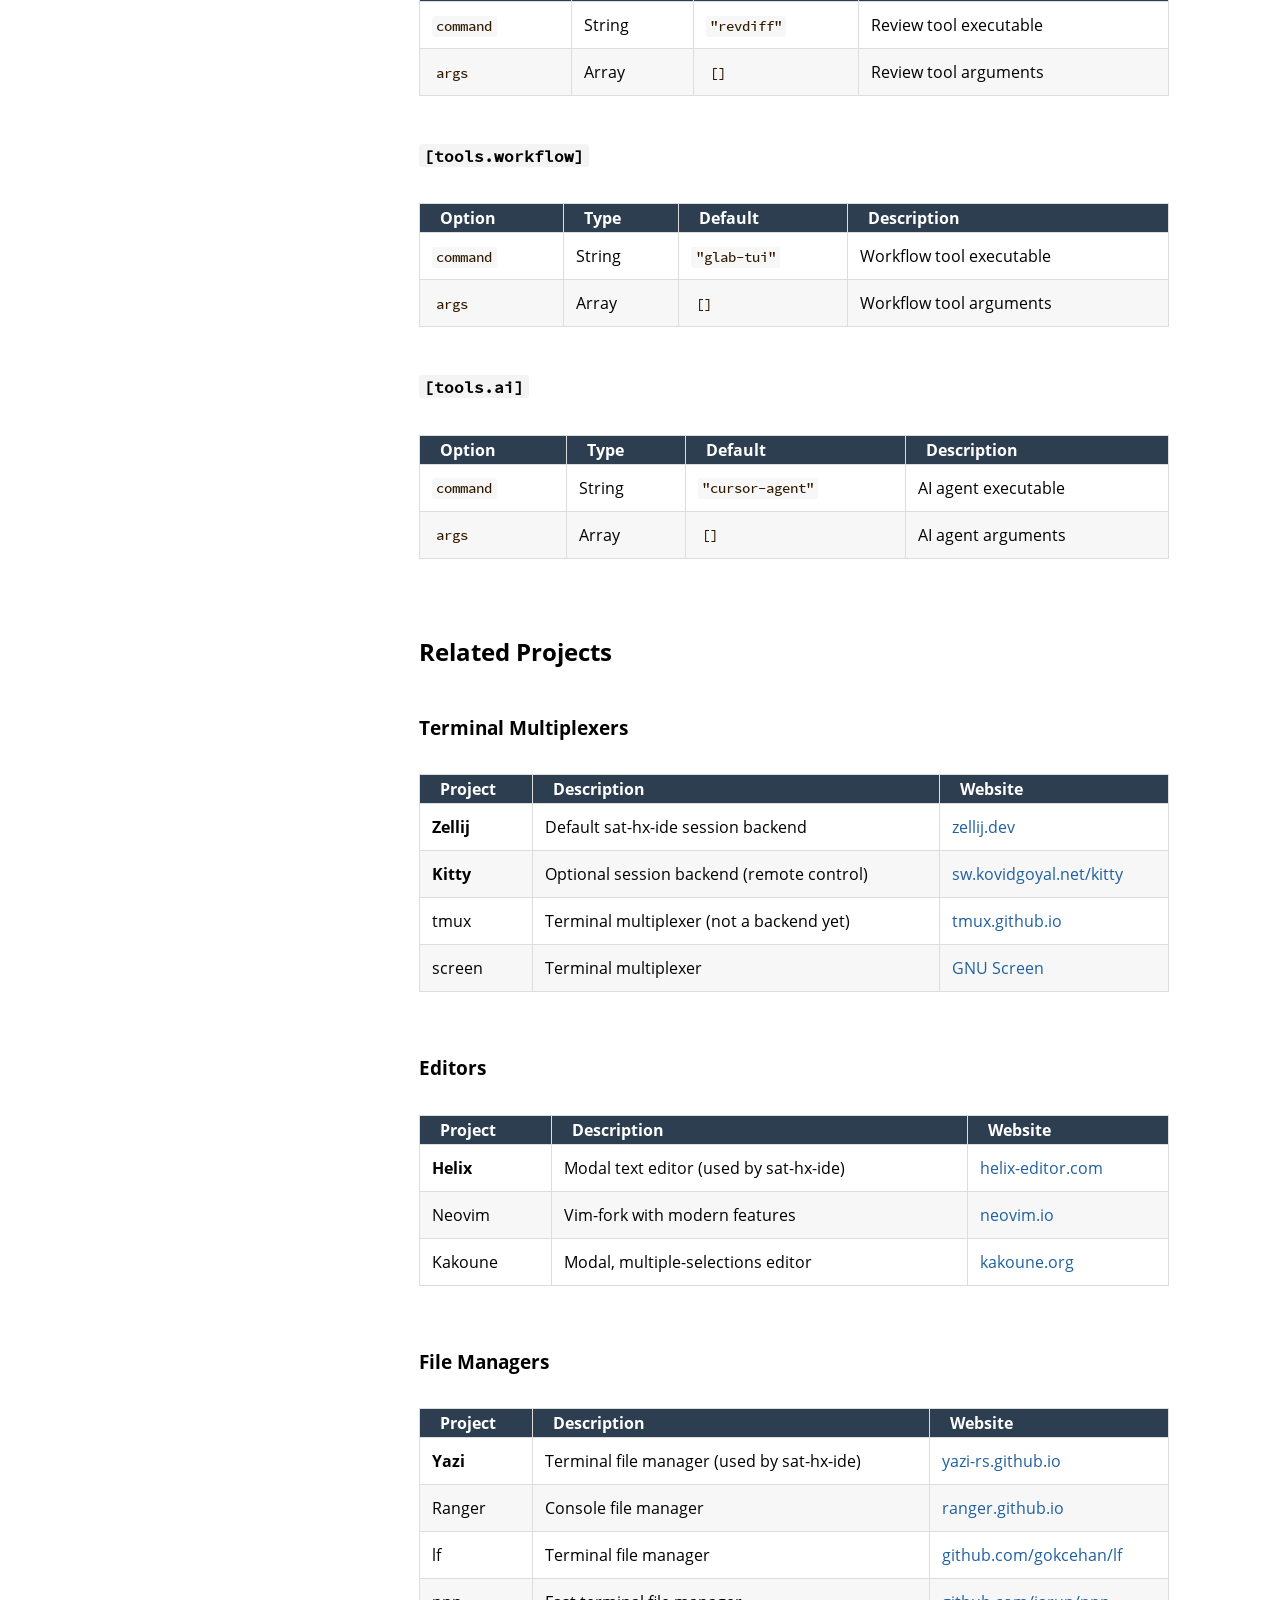
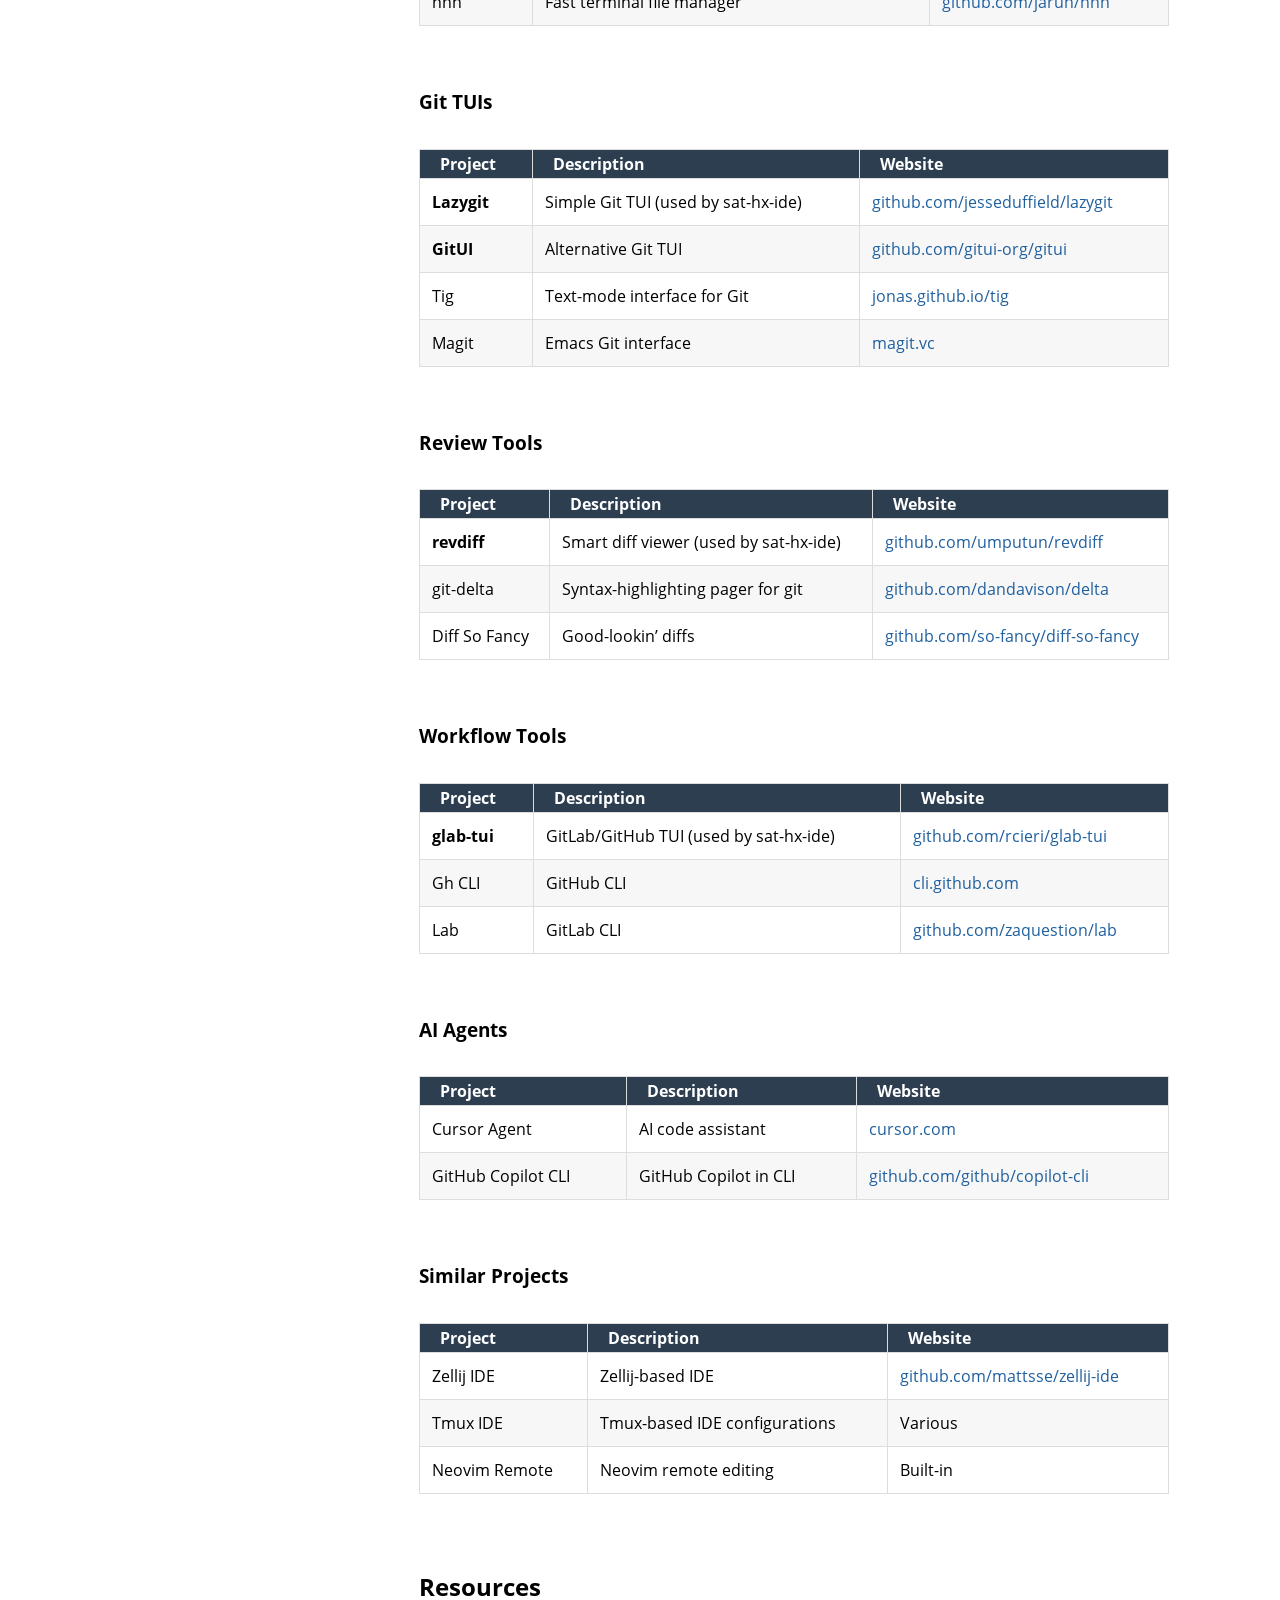
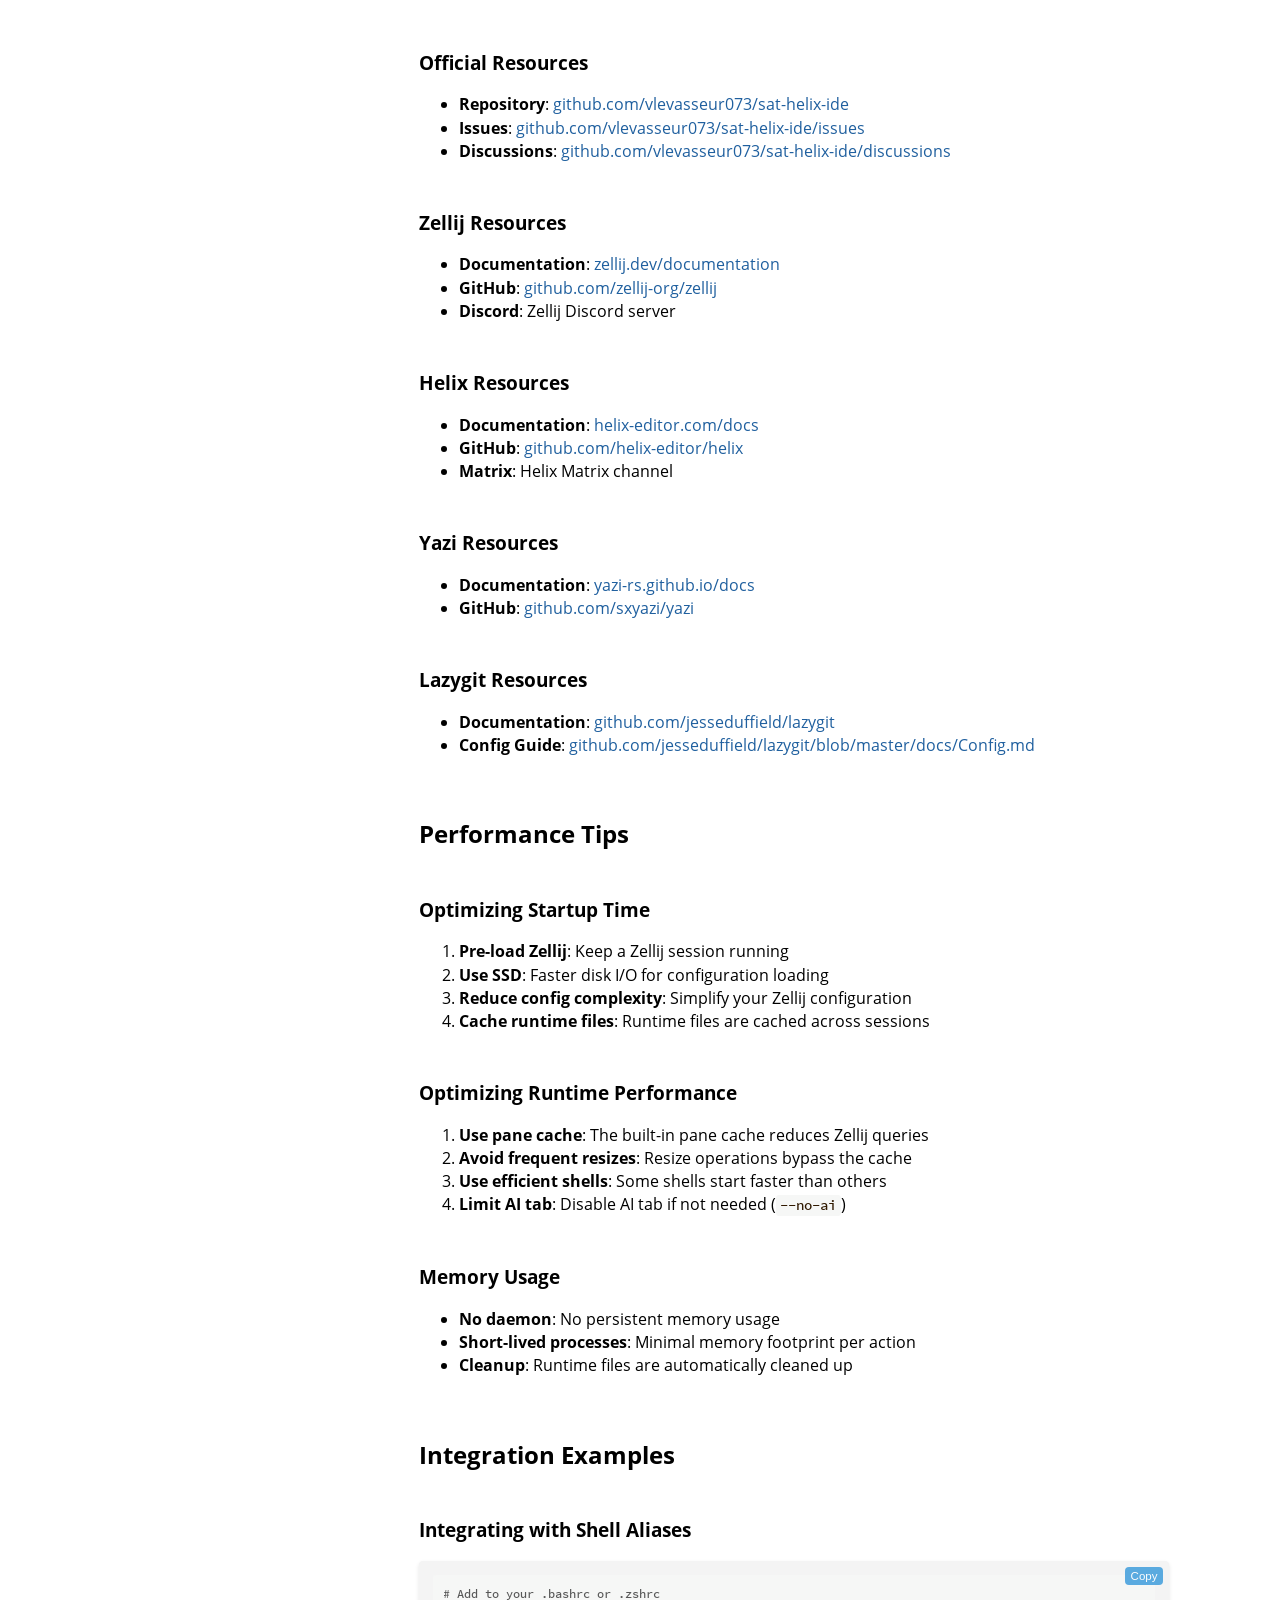
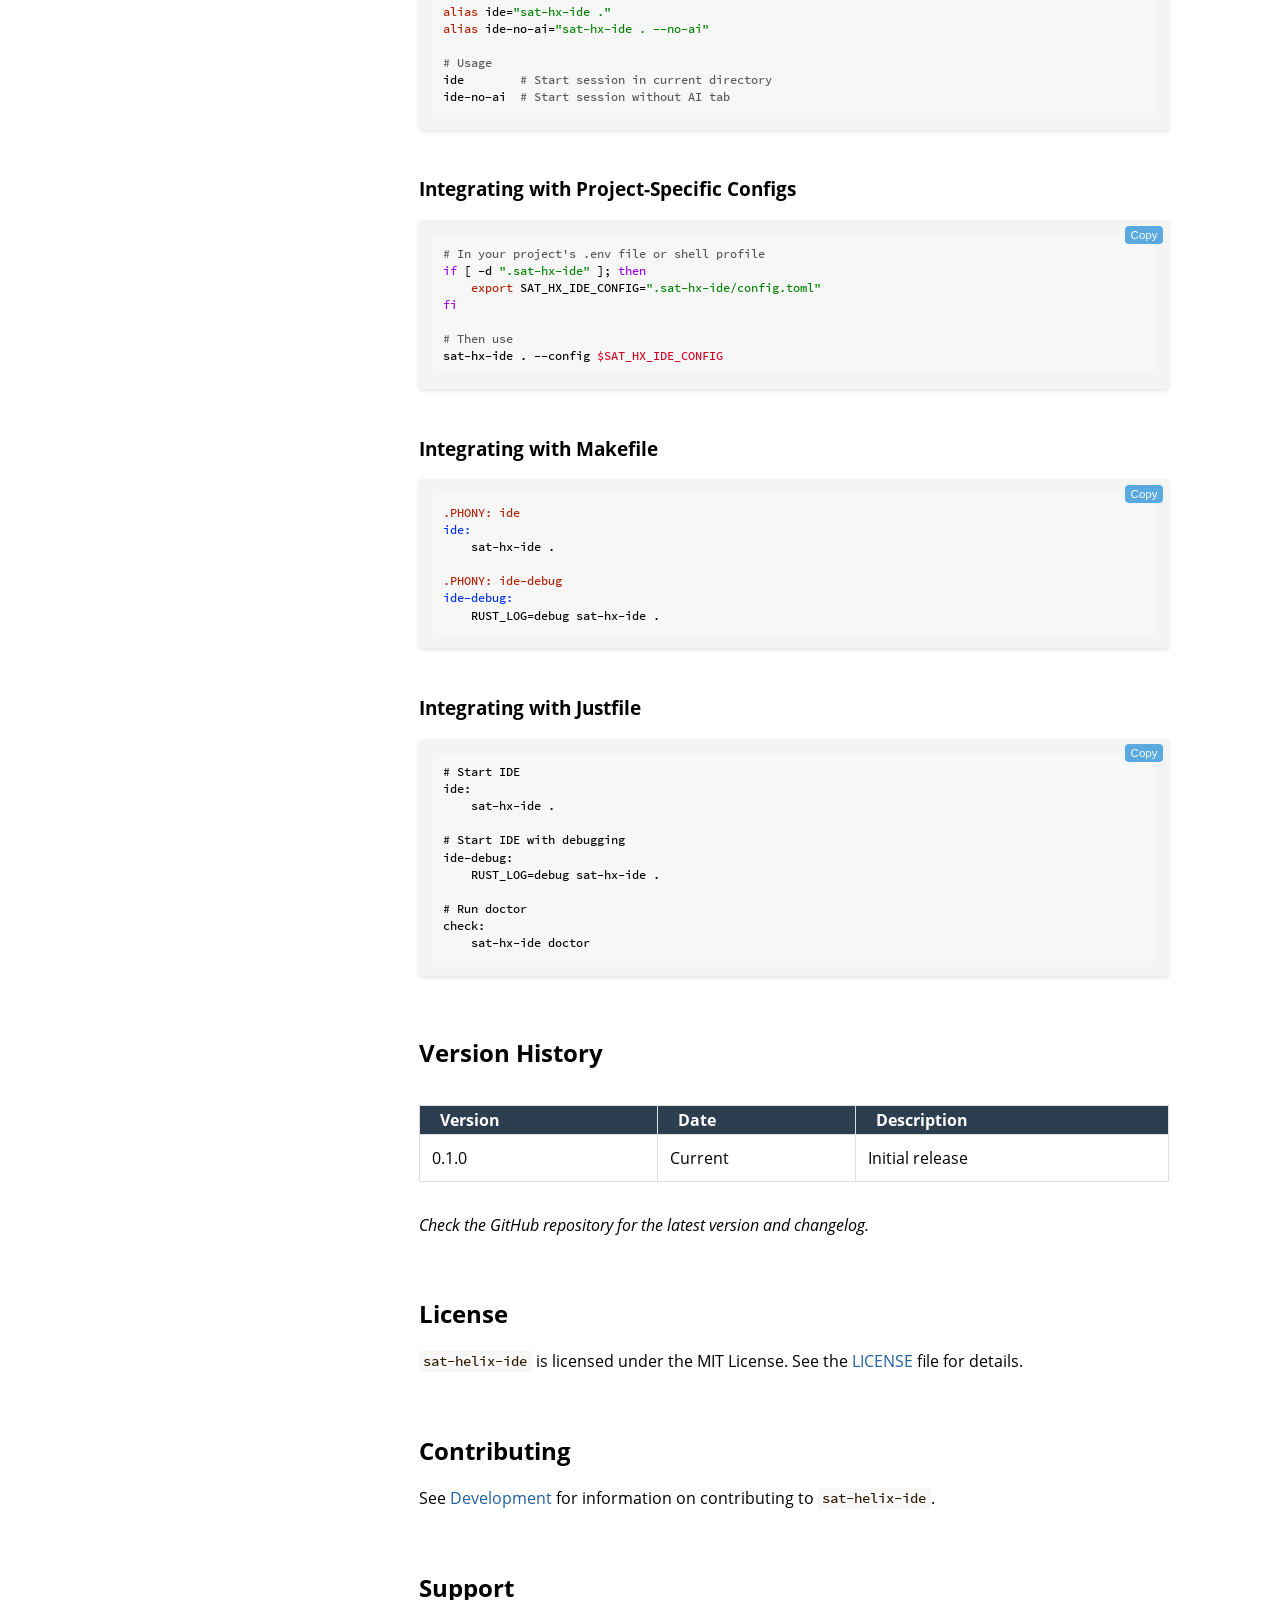
<file: appendix.html>
<!DOCTYPE HTML>
<html lang="en" class="light sidebar-visible" dir="ltr">
    <head>
        <!-- Book generated using mdBook -->
        <meta charset="UTF-8">
        <title>Appendix - sat-helix-ide User Manual &amp; Design Document</title>


        <!-- Custom HTML head -->

        <meta name="description" content="">
        <meta name="viewport" content="width=device-width, initial-scale=1">
        <meta name="theme-color" content="#ffffff">

        <link rel="icon" href="favicon-de23e50b.svg">
        <link rel="shortcut icon" href="favicon-8114d1fc.png">
        <link rel="stylesheet" href="css/variables-8adf115d.css">
        <link rel="stylesheet" href="css/general-e96d0476.css">
        <link rel="stylesheet" href="css/chrome-d279d366.css">
        <link rel="stylesheet" href="css/print-9e4910d8.css" media="print">

        <!-- Fonts -->
        <link rel="stylesheet" href="fonts/fonts-9644e21d.css">

        <!-- Highlight.js Stylesheets -->
        <link rel="stylesheet" id="mdbook-highlight-css" href="highlight-493f70e1.css">
        <link rel="stylesheet" id="mdbook-tomorrow-night-css" href="tomorrow-night-4c0ae647.css">
        <link rel="stylesheet" id="mdbook-ayu-highlight-css" href="ayu-highlight-3fdfc3ac.css">

        <!-- Custom theme stylesheets -->
        <link rel="stylesheet" href="theme/custom-e8ea0b06.css">


        <!-- Provide site root and default themes to javascript -->
        <script>
            const path_to_root = "";
            const default_light_theme = "light";
            const default_dark_theme = "navy";
            window.path_to_searchindex_js = "searchindex-0db075b6.js";
        </script>
        <!-- Start loading toc.js asap -->
        <script src="toc-26df6826.js"></script>
    </head>
    <body>
    <div id="mdbook-help-container">
        <div id="mdbook-help-popup">
            <h2 class="mdbook-help-title">Keyboard shortcuts</h2>
            <div>
                <p>Press <kbd>←</kbd> or <kbd>→</kbd> to navigate between chapters</p>
                <p>Press <kbd>S</kbd> or <kbd>/</kbd> to search in the book</p>
                <p>Press <kbd>?</kbd> to show this help</p>
                <p>Press <kbd>Esc</kbd> to hide this help</p>
            </div>
        </div>
    </div>
    <div id="mdbook-body-container">
        <!-- Work around some values being stored in localStorage wrapped in quotes -->
        <script>
            try {
                let theme = localStorage.getItem('mdbook-theme');
                let sidebar = localStorage.getItem('mdbook-sidebar');

                if (theme.startsWith('"') && theme.endsWith('"')) {
                    localStorage.setItem('mdbook-theme', theme.slice(1, theme.length - 1));
                }

                if (sidebar.startsWith('"') && sidebar.endsWith('"')) {
                    localStorage.setItem('mdbook-sidebar', sidebar.slice(1, sidebar.length - 1));
                }
            } catch (e) { }
        </script>

        <!-- Set the theme before any content is loaded, prevents flash -->
        <script>
            const default_theme = window.matchMedia("(prefers-color-scheme: dark)").matches ? default_dark_theme : default_light_theme;
            let theme;
            try { theme = localStorage.getItem('mdbook-theme'); } catch(e) { }
            if (theme === null || theme === undefined) { theme = default_theme; }
            const html = document.documentElement;
            html.classList.remove('light')
            html.classList.add(theme);
            html.classList.add("js");
        </script>

        <input type="checkbox" id="mdbook-sidebar-toggle-anchor" class="hidden">

        <!-- Hide / unhide sidebar before it is displayed -->
        <script>
            let sidebar = null;
            const sidebar_toggle = document.getElementById("mdbook-sidebar-toggle-anchor");
            if (document.body.clientWidth >= 1080) {
                try { sidebar = localStorage.getItem('mdbook-sidebar'); } catch(e) { }
                sidebar = sidebar || 'visible';
            } else {
                sidebar = 'hidden';
                sidebar_toggle.checked = false;
            }
            if (sidebar === 'visible') {
                sidebar_toggle.checked = true;
            } else {
                html.classList.remove('sidebar-visible');
            }
        </script>

        <nav id="mdbook-sidebar" class="sidebar" aria-label="Table of contents">
            <!-- populated by js -->
            <mdbook-sidebar-scrollbox class="sidebar-scrollbox"></mdbook-sidebar-scrollbox>
            <noscript>
                <iframe class="sidebar-iframe-outer" src="toc.html"></iframe>
            </noscript>
            <div id="mdbook-sidebar-resize-handle" class="sidebar-resize-handle">
                <div class="sidebar-resize-indicator"></div>
            </div>
        </nav>

        <div id="mdbook-page-wrapper" class="page-wrapper">

            <div class="page">
                <div id="mdbook-menu-bar-hover-placeholder"></div>
                <div id="mdbook-menu-bar" class="menu-bar sticky">
                    <div class="left-buttons">
                        <label id="mdbook-sidebar-toggle" class="icon-button" for="mdbook-sidebar-toggle-anchor" title="Toggle Table of Contents" aria-label="Toggle Table of Contents" aria-controls="mdbook-sidebar">
                            <span class=fa-svg><svg xmlns="http://www.w3.org/2000/svg" viewBox="0 0 448 512"><!--! Font Awesome Free 6.2.0 by @fontawesome - https://fontawesome.com License - https://fontawesome.com/license/free (Icons: CC BY 4.0, Fonts: SIL OFL 1.1, Code: MIT License) Copyright 2022 Fonticons, Inc. --><path d="M0 96C0 78.3 14.3 64 32 64H416c17.7 0 32 14.3 32 32s-14.3 32-32 32H32C14.3 128 0 113.7 0 96zM0 256c0-17.7 14.3-32 32-32H416c17.7 0 32 14.3 32 32s-14.3 32-32 32H32c-17.7 0-32-14.3-32-32zM448 416c0 17.7-14.3 32-32 32H32c-17.7 0-32-14.3-32-32s14.3-32 32-32H416c17.7 0 32 14.3 32 32z"/></svg></span>
                        </label>
                        <button id="mdbook-theme-toggle" class="icon-button" type="button" title="Change theme" aria-label="Change theme" aria-haspopup="true" aria-expanded="false" aria-controls="mdbook-theme-list">
                            <span class=fa-svg><svg xmlns="http://www.w3.org/2000/svg" viewBox="0 0 576 512"><!--! Font Awesome Free 6.2.0 by @fontawesome - https://fontawesome.com License - https://fontawesome.com/license/free (Icons: CC BY 4.0, Fonts: SIL OFL 1.1, Code: MIT License) Copyright 2022 Fonticons, Inc. --><path d="M371.3 367.1c27.3-3.9 51.9-19.4 67.2-42.9L600.2 74.1c12.6-19.5 9.4-45.3-7.6-61.2S549.7-4.4 531.1 9.6L294.4 187.2c-24 18-38.2 46.1-38.4 76.1L371.3 367.1zm-19.6 25.4l-116-104.4C175.9 290.3 128 339.6 128 400c0 3.9 .2 7.8 .6 11.6c1.8 17.5-10.2 36.4-27.8 36.4H96c-17.7 0-32 14.3-32 32s14.3 32 32 32H240c61.9 0 112-50.1 112-112c0-2.5-.1-5-.2-7.5z"/></svg></span>
                        </button>
                        <ul id="mdbook-theme-list" class="theme-popup" aria-label="Themes" role="menu">
                            <li role="none"><button role="menuitem" class="theme" id="mdbook-theme-default_theme">Auto</button></li>
                            <li role="none"><button role="menuitem" class="theme" id="mdbook-theme-light">Light</button></li>
                            <li role="none"><button role="menuitem" class="theme" id="mdbook-theme-rust">Rust</button></li>
                            <li role="none"><button role="menuitem" class="theme" id="mdbook-theme-coal">Coal</button></li>
                            <li role="none"><button role="menuitem" class="theme" id="mdbook-theme-navy">Navy</button></li>
                            <li role="none"><button role="menuitem" class="theme" id="mdbook-theme-ayu">Ayu</button></li>
                        </ul>
                        <button id="mdbook-search-toggle" class="icon-button" type="button" title="Search (`/`)" aria-label="Toggle Searchbar" aria-expanded="false" aria-keyshortcuts="/ s" aria-controls="mdbook-searchbar">
                            <span class=fa-svg><svg xmlns="http://www.w3.org/2000/svg" viewBox="0 0 512 512"><!--! Font Awesome Free 6.2.0 by @fontawesome - https://fontawesome.com License - https://fontawesome.com/license/free (Icons: CC BY 4.0, Fonts: SIL OFL 1.1, Code: MIT License) Copyright 2022 Fonticons, Inc. --><path d="M416 208c0 45.9-14.9 88.3-40 122.7L502.6 457.4c12.5 12.5 12.5 32.8 0 45.3s-32.8 12.5-45.3 0L330.7 376c-34.4 25.2-76.8 40-122.7 40C93.1 416 0 322.9 0 208S93.1 0 208 0S416 93.1 416 208zM208 352c79.5 0 144-64.5 144-144s-64.5-144-144-144S64 128.5 64 208s64.5 144 144 144z"/></svg></span>
                        </button>
                    </div>

                    <h1 class="menu-title">sat-helix-ide User Manual &amp; Design Document</h1>

                    <div class="right-buttons">
                        <a href="print.html" title="Print this book" aria-label="Print this book">
                            <span class=fa-svg id="print-button"><svg xmlns="http://www.w3.org/2000/svg" viewBox="0 0 512 512"><!--! Font Awesome Free 6.2.0 by @fontawesome - https://fontawesome.com License - https://fontawesome.com/license/free (Icons: CC BY 4.0, Fonts: SIL OFL 1.1, Code: MIT License) Copyright 2022 Fonticons, Inc. --><path d="M128 0C92.7 0 64 28.7 64 64v96h64V64H354.7L384 93.3V160h64V93.3c0-17-6.7-33.3-18.7-45.3L400 18.7C388 6.7 371.7 0 354.7 0H128zM384 352v32 64H128V384 368 352H384zm64 32h32c17.7 0 32-14.3 32-32V256c0-35.3-28.7-64-64-64H64c-35.3 0-64 28.7-64 64v96c0 17.7 14.3 32 32 32H64v64c0 35.3 28.7 64 64 64H384c35.3 0 64-28.7 64-64V384zm-16-88c-13.3 0-24-10.7-24-24s10.7-24 24-24s24 10.7 24 24s-10.7 24-24 24z"/></svg></span>
                        </a>
                        <a href="https://github.com/vlevasseur073/sat-helix-ide" title="Git repository" aria-label="Git repository">
                            <span class=fa-svg><svg xmlns="http://www.w3.org/2000/svg" viewBox="0 0 496 512"><!--! Font Awesome Free 6.2.0 by @fontawesome - https://fontawesome.com License - https://fontawesome.com/license/free (Icons: CC BY 4.0, Fonts: SIL OFL 1.1, Code: MIT License) Copyright 2022 Fonticons, Inc. --><path d="M165.9 397.4c0 2-2.3 3.6-5.2 3.6-3.3.3-5.6-1.3-5.6-3.6 0-2 2.3-3.6 5.2-3.6 3-.3 5.6 1.3 5.6 3.6zm-31.1-4.5c-.7 2 1.3 4.3 4.3 4.9 2.6 1 5.6 0 6.2-2s-1.3-4.3-4.3-5.2c-2.6-.7-5.5.3-6.2 2.3zm44.2-1.7c-2.9.7-4.9 2.6-4.6 4.9.3 2 2.9 3.3 5.9 2.6 2.9-.7 4.9-2.6 4.6-4.6-.3-1.9-3-3.2-5.9-2.9zM244.8 8C106.1 8 0 113.3 0 252c0 110.9 69.8 205.8 169.5 239.2 12.8 2.3 17.3-5.6 17.3-12.1 0-6.2-.3-40.4-.3-61.4 0 0-70 15-84.7-29.8 0 0-11.4-29.1-27.8-36.6 0 0-22.9-15.7 1.6-15.4 0 0 24.9 2 38.6 25.8 21.9 38.6 58.6 27.5 72.9 20.9 2.3-16 8.8-27.1 16-33.7-55.9-6.2-112.3-14.3-112.3-110.5 0-27.5 7.6-41.3 23.6-58.9-2.6-6.5-11.1-33.3 2.6-67.9 20.9-6.5 69 27 69 27 20-5.6 41.5-8.5 62.8-8.5s42.8 2.9 62.8 8.5c0 0 48.1-33.6 69-27 13.7 34.7 5.2 61.4 2.6 67.9 16 17.7 25.8 31.5 25.8 58.9 0 96.5-58.9 104.2-114.8 110.5 9.2 7.9 17 22.9 17 46.4 0 33.7-.3 75.4-.3 83.6 0 6.5 4.6 14.4 17.3 12.1C428.2 457.8 496 362.9 496 252 496 113.3 383.5 8 244.8 8zM97.2 352.9c-1.3 1-1 3.3.7 5.2 1.6 1.6 3.9 2.3 5.2 1 1.3-1 1-3.3-.7-5.2-1.6-1.6-3.9-2.3-5.2-1zm-10.8-8.1c-.7 1.3.3 2.9 2.3 3.9 1.6 1 3.6.7 4.3-.7.7-1.3-.3-2.9-2.3-3.9-2-.6-3.6-.3-4.3.7zm32.4 35.6c-1.6 1.3-1 4.3 1.3 6.2 2.3 2.3 5.2 2.6 6.5 1 1.3-1.3.7-4.3-1.3-6.2-2.2-2.3-5.2-2.6-6.5-1zm-11.4-14.7c-1.6 1-1.6 3.6 0 5.9 1.6 2.3 4.3 3.3 5.6 2.3 1.6-1.3 1.6-3.9 0-6.2-1.4-2.3-4-3.3-5.6-2z"/></svg></span>
                        </a>

                    </div>
                </div>

                <div id="mdbook-search-wrapper" class="hidden">
                    <form id="mdbook-searchbar-outer" class="searchbar-outer">
                        <div class="search-wrapper">
                            <input type="search" id="mdbook-searchbar" name="searchbar" placeholder="Search this book ..." aria-controls="mdbook-searchresults-outer" aria-describedby="searchresults-header">
                            <div class="spinner-wrapper">
                                <span class=fa-svg id="fa-spin"><svg xmlns="http://www.w3.org/2000/svg" viewBox="0 0 512 512"><!--! Font Awesome Free 6.2.0 by @fontawesome - https://fontawesome.com License - https://fontawesome.com/license/free (Icons: CC BY 4.0, Fonts: SIL OFL 1.1, Code: MIT License) Copyright 2022 Fonticons, Inc. --><path d="M304 48c0-26.5-21.5-48-48-48s-48 21.5-48 48s21.5 48 48 48s48-21.5 48-48zm0 416c0-26.5-21.5-48-48-48s-48 21.5-48 48s21.5 48 48 48s48-21.5 48-48zM48 304c26.5 0 48-21.5 48-48s-21.5-48-48-48s-48 21.5-48 48s21.5 48 48 48zm464-48c0-26.5-21.5-48-48-48s-48 21.5-48 48s21.5 48 48 48s48-21.5 48-48zM142.9 437c18.7-18.7 18.7-49.1 0-67.9s-49.1-18.7-67.9 0s-18.7 49.1 0 67.9s49.1 18.7 67.9 0zm0-294.2c18.7-18.7 18.7-49.1 0-67.9S93.7 56.2 75 75s-18.7 49.1 0 67.9s49.1 18.7 67.9 0zM369.1 437c18.7 18.7 49.1 18.7 67.9 0s18.7-49.1 0-67.9s-49.1-18.7-67.9 0s-18.7 49.1 0 67.9z"/></svg></span>
                            </div>
                        </div>
                    </form>
                    <div id="mdbook-searchresults-outer" class="searchresults-outer hidden">
                        <div id="mdbook-searchresults-header" class="searchresults-header"></div>
                        <ul id="mdbook-searchresults">
                        </ul>
                    </div>
                </div>

                <!-- Apply ARIA attributes after the sidebar and the sidebar toggle button are added to the DOM -->
                <script>
                    document.getElementById('mdbook-sidebar-toggle').setAttribute('aria-expanded', sidebar === 'visible');
                    document.getElementById('mdbook-sidebar').setAttribute('aria-hidden', sidebar !== 'visible');
                    Array.from(document.querySelectorAll('#mdbook-sidebar a')).forEach(function(link) {
                        link.setAttribute('tabIndex', sidebar === 'visible' ? 0 : -1);
                    });
                </script>

                <div id="mdbook-content" class="content">
                    <main>
                        <h1 id="appendix"><a class="header" href="#appendix">Appendix</a></h1>
<p>This appendix contains reference information, environment variables, related projects, and additional resources for <code>sat-helix-ide</code>.</p>
<h2 id="command-reference"><a class="header" href="#command-reference">Command Reference</a></h2>
<h3 id="main-commands"><a class="header" href="#main-commands">Main Commands</a></h3>
<div class="table-wrapper">
<table>
<thead>
<tr><th>Command</th><th>Description</th><th>Usage</th></tr>
</thead>
<tbody>
<tr><td><em>(default)</em></td><td>Start or attach to a workspace</td><td><code>sat-hx-ide [PATH] [OPTIONS]</code></td></tr>
<tr><td><code>init</code> / <code>start</code></td><td>Same as default (optional alias)</td><td><code>sat-hx-ide init [PATH] [OPTIONS]</code></td></tr>
<tr><td><code>doctor</code></td><td>Check system requirements and configuration</td><td><code>sat-hx-ide doctor</code></td></tr>
<tr><td><code>setup</code></td><td>Install companion tools interactively</td><td><code>sat-hx-ide setup [--dry-run]</code></td></tr>
<tr><td><code>config</code></td><td>Display current configuration</td><td><code>sat-hx-ide config [--config PATH]</code></td></tr>
<tr><td><code>version</code></td><td>Display version information</td><td><code>sat-hx-ide version</code></td></tr>
<tr><td><code>install-desktop</code></td><td>Install Freedesktop launcher + icon (Linux)</td><td><code>sat-hx-ide install-desktop</code></td></tr>
</tbody>
</table>
</div>
<h3 id="helper-commands-internal"><a class="header" href="#helper-commands-internal">Helper Commands (Internal)</a></h3>
<p>These commands are invoked internally by Zellij keybindings and are not typically called directly by users.</p>
<div class="table-wrapper">
<table>
<thead>
<tr><th>Command</th><th>Description</th><th>Trigger</th></tr>
</thead>
<tbody>
<tr><td><code>__file-manager open</code></td><td>Open or focus file manager</td><td><code>Ctrl-y</code></td></tr>
<tr><td><code>__file-manager toggle-dock</code></td><td>Toggle file manager between floating and docked</td><td><code>Alt-y</code></td></tr>
<tr><td><code>__terminal toggle</code></td><td>Hide/show terminal</td><td><code>Alt-t</code></td></tr>
<tr><td><code>__terminal zoom</code></td><td>Zoom terminal to full height or restore</td><td><code>Alt-Shift-t</code></td></tr>
<tr><td><code>__git open</code></td><td>Open Git TUI in floating pane</td><td><code>Alt-g</code></td></tr>
<tr><td><code>__review open</code></td><td>Open review tool in floating pane</td><td><code>Alt-r</code></td></tr>
<tr><td><code>__workflow open</code></td><td>Open workflow tool in floating pane</td><td><code>Alt-w</code></td></tr>
</tbody>
</table>
</div>
<h3 id="command-line-options"><a class="header" href="#command-line-options">Command-Line Options</a></h3>
<h4 id="workspace-options"><a class="header" href="#workspace-options">Workspace options</a></h4>
<p>These flags apply to <code>sat-hx-ide [PATH]</code>, <code>sat-hx-ide init [PATH]</code>, and <code>sat-hx-ide start [PATH]</code>.</p>
<div class="table-wrapper">
<table>
<thead>
<tr><th>Option</th><th>Description</th><th>Default</th></tr>
</thead>
<tbody>
<tr><td><code>[PATH]</code></td><td>Project directory</td><td><em>(none — opens interactive picker)</em></td></tr>
<tr><td><code>--session NAME</code></td><td>Session name override</td><td>Directory name</td></tr>
<tr><td><code>--ai</code></td><td>Force the AI tab on</td><td>Follow <code>session.ai_by_default</code></td></tr>
<tr><td><code>--no-ai</code></td><td>Skip AI tab</td><td><code>false</code></td></tr>
<tr><td><code>--status-bar</code></td><td>Enable/disable Zellij’s input-mode bar</td><td>From config</td></tr>
<tr><td><code>--config PATH</code></td><td>Custom configuration file</td><td><code>~/.config/sat-helix-ide/config.toml</code></td></tr>
</tbody>
</table>
</div>
<p>Attach-vs-create behavior is controlled by <code>session.attach_existing</code> in config (there is no <code>--no-attach</code> flag).</p>
<p><strong>Examples:</strong></p>
<pre><code class="language-bash"># Pick a project with Yazi or fzf
sat-hx-ide

# Start in the current directory
sat-hx-ide .

# Known path with a custom session name
sat-hx-ide ~/projects/myapp --session myapp-dev

# Skip the AI tab for this session
sat-hx-ide . --no-ai

# Custom config file
sat-hx-ide . --config /path/to/config.toml
</code></pre>
<h4 id="config-command-options"><a class="header" href="#config-command-options"><code>config</code> Command Options</a></h4>
<div class="table-wrapper">
<table>
<thead>
<tr><th>Option</th><th>Description</th><th>Default</th></tr>
</thead>
<tbody>
<tr><td><code>--config PATH</code></td><td>Custom configuration file</td><td><code>~/.config/sat-helix-ide/config.toml</code></td></tr>
</tbody>
</table>
</div>
<p><strong>Examples:</strong></p>
<pre><code class="language-bash"># Show current configuration
sat-hx-ide config

# Show configuration from custom file
sat-hx-ide config --config /path/to/config.toml
</code></pre>
<h2 id="environment-variables"><a class="header" href="#environment-variables">Environment Variables</a></h2>
<h3 id="sat-helix-ide-variables"><a class="header" href="#sat-helix-ide-variables">sat-helix-ide Variables</a></h3>
<div class="table-wrapper">
<table>
<thead>
<tr><th>Variable</th><th>Description</th><th>Default</th></tr>
</thead>
<tbody>
<tr><td><code>RUST_LOG</code></td><td>Logging level for sat-hx-ide</td><td><code>info</code></td></tr>
<tr><td><code>XDG_RUNTIME_DIR</code></td><td>Directory for runtime files</td><td><code>/run/user/&lt;uid&gt;/</code> (Linux)</td></tr>
</tbody>
</table>
</div>
<h3 id="zellij-variables"><a class="header" href="#zellij-variables">Zellij Variables</a></h3>
<div class="table-wrapper">
<table>
<thead>
<tr><th>Variable</th><th>Description</th><th>Effect</th></tr>
</thead>
<tbody>
<tr><td><code>ZELLIJ_CONFIG_FILE</code></td><td>Path to Zellij configuration</td><td>Overrides <code>session.zellij_config</code></td></tr>
<tr><td><code>ZELLIJ_LOG</code></td><td>Zellij logging level</td><td>Controls Zellij’s own logging</td></tr>
</tbody>
</table>
</div>
<h3 id="kitty-variables"><a class="header" href="#kitty-variables">Kitty Variables</a></h3>
<div class="table-wrapper">
<table>
<thead>
<tr><th>Variable</th><th>Description</th><th>Effect</th></tr>
</thead>
<tbody>
<tr><td><code>KITTY_WINDOW_ID</code></td><td>Set inside a kitty window</td><td><code>session.backend = "auto"</code> selects the kitty backend</td></tr>
</tbody>
</table>
</div>
<h3 id="tool-variables"><a class="header" href="#tool-variables">Tool Variables</a></h3>
<div class="table-wrapper">
<table>
<thead>
<tr><th>Variable</th><th>Tool</th><th>Description</th></tr>
</thead>
<tbody>
<tr><td><code>SHELL</code></td><td>Terminal</td><td>Default shell for terminal panes</td></tr>
<tr><td><code>HELIX_EDITOR</code></td><td>Helix</td><td>Helix configuration directory (if needed)</td></tr>
<tr><td><code>YAZI_CONFIG</code></td><td>Yazi</td><td>Yazi configuration directory</td></tr>
</tbody>
</table>
</div>
<h2 id="file-locations"><a class="header" href="#file-locations">File Locations</a></h2>
<h3 id="configuration-files"><a class="header" href="#configuration-files">Configuration Files</a></h3>
<div class="table-wrapper">
<table>
<thead>
<tr><th>Purpose</th><th>Location</th><th>Description</th></tr>
</thead>
<tbody>
<tr><td>User Config</td><td><code>~/.config/sat-helix-ide/config.toml</code></td><td>Main configuration file</td></tr>
<tr><td>Sample Config</td><td><code>&lt;repo&gt;/configs/config.toml</code></td><td>Sample configuration for reference</td></tr>
<tr><td>Runtime (Zellij)</td><td><code>$XDG_RUNTIME_DIR/sat-helix-ide/&lt;session&gt;/config.kdl</code></td><td>Merged Zellij config</td></tr>
<tr><td>Runtime (Zellij)</td><td><code>$XDG_RUNTIME_DIR/sat-helix-ide/&lt;session&gt;/layout.kdl</code></td><td>Zellij session layout</td></tr>
<tr><td>Runtime (kitty)</td><td><code>$XDG_RUNTIME_DIR/sat-helix-ide/&lt;session&gt;/kitty.conf</code></td><td>Merged kitty config</td></tr>
<tr><td>Runtime (kitty)</td><td><code>$XDG_RUNTIME_DIR/sat-helix-ide/&lt;session&gt;/session.conf</code></td><td>kitty session tabs/windows</td></tr>
</tbody>
</table>
</div>
<h3 id="default-configuration"><a class="header" href="#default-configuration">Default Configuration</a></h3>
<p>The default configuration is embedded in the binary. When no user configuration file exists, these defaults are used:</p>
<pre><code class="language-toml">[session]
attach_existing = true
ai_by_default = true

[terminal]
enabled = true
dock_percent = 15
dock_position = "down"

[keybindings]
file_manager = "Ctrl y"
file_manager_dock = "Alt y"
git = "Alt g"
review = "Alt r"
workflow = "Alt w"
terminal = "Alt t"
terminal_zoom = "Alt Shift t"

[tools.zellij]
command = "zellij"
args = []

[tools.editor]
command = "hx"
args = []

[tools.file_manager]
adapter = "yazi"
command = "yazi"
args = []
float_width = "100%"
float_height = "100%"
dock_percent = 28

[tools.git]
command = "lazygit"
args = []
float_width = "80%"
float_height = "90%"
x_pos = "10%"
y_pos = "5%"

[tools.review]
command = "revdiff"
args = []

[tools.workflow]
command = "glab-tui"
args = []

[tools.ai]
command = "cursor-agent"
args = []
</code></pre>
<h2 id="keyboard-shortcuts-summary"><a class="header" href="#keyboard-shortcuts-summary">Keyboard Shortcuts Summary</a></h2>
<h3 id="default-keybindings"><a class="header" href="#default-keybindings">Default Keybindings</a></h3>
<div class="table-wrapper">
<table>
<thead>
<tr><th>Key</th><th>Action</th><th>Component</th></tr>
</thead>
<tbody>
<tr><td><code>Ctrl-y</code></td><td>Open/focus file manager</td><td>File Manager</td></tr>
<tr><td><code>Alt-y</code></td><td>Toggle file manager dock</td><td>File Manager</td></tr>
<tr><td><code>Alt-t</code></td><td>Toggle terminal visibility</td><td>Terminal</td></tr>
<tr><td><code>Alt-Shift-t</code></td><td>Zoom terminal</td><td>Terminal</td></tr>
<tr><td><code>Alt-g</code></td><td>Open Git TUI</td><td>Git</td></tr>
<tr><td><code>Alt-r</code></td><td>Open review tool</td><td>Review</td></tr>
<tr><td><code>Alt-w</code></td><td>Open workflow tool</td><td>Workflow</td></tr>
</tbody>
</table>
</div>
<h3 id="zellij-default-keybindings-still-active"><a class="header" href="#zellij-default-keybindings-still-active">Zellij Default Keybindings (Still Active)</a></h3>
<div class="table-wrapper">
<table>
<thead>
<tr><th>Key</th><th>Action</th><th>Mode</th></tr>
</thead>
<tbody>
<tr><td><code>Ctrl-q</code></td><td>Quit Zellij</td><td>Normal</td></tr>
<tr><td><code>Ctrl-g</code></td><td>Toggle lock mode</td><td>All</td></tr>
<tr><td><code>Ctrl-n</code></td><td>New pane</td><td>Normal</td></tr>
<tr><td><code>Ctrl-h/j/k/l</code></td><td>Move focus</td><td>Normal</td></tr>
<tr><td><code>Ctrl-Shift-h/j/k/l</code></td><td>Move pane</td><td>Normal</td></tr>
<tr><td><code>Ctrl-p</code></td><td>Previous tab</td><td>Normal</td></tr>
<tr><td><code>Ctrl-n</code></td><td>Next tab</td><td>Normal</td></tr>
</tbody>
</table>
</div>
<h2 id="configuration-reference"><a class="header" href="#configuration-reference">Configuration Reference</a></h2>
<h3 id="all-configuration-options"><a class="header" href="#all-configuration-options">All Configuration Options</a></h3>
<h4 id="session"><a class="header" href="#session"><code>[session]</code></a></h4>
<div class="table-wrapper">
<table>
<thead>
<tr><th>Option</th><th>Type</th><th>Default</th><th>Description</th></tr>
</thead>
<tbody>
<tr><td><code>attach_existing</code></td><td>Boolean</td><td><code>true</code></td><td>Attach to existing session</td></tr>
<tr><td><code>ai_by_default</code></td><td>Boolean</td><td><code>true</code></td><td>Include AI tab</td></tr>
<tr><td><code>zellij_config</code></td><td>String</td><td>Auto</td><td>Custom Zellij config path</td></tr>
</tbody>
</table>
</div>
<h4 id="terminal"><a class="header" href="#terminal"><code>[terminal]</code></a></h4>
<div class="table-wrapper">
<table>
<thead>
<tr><th>Option</th><th>Type</th><th>Default</th><th>Description</th></tr>
</thead>
<tbody>
<tr><td><code>enabled</code></td><td>Boolean</td><td><code>true</code></td><td>Include terminal pane</td></tr>
<tr><td><code>dock_percent</code></td><td>Integer</td><td><code>15</code></td><td>Terminal size percentage</td></tr>
<tr><td><code>dock_position</code></td><td>String</td><td><code>"down"</code></td><td>Terminal position (<code>"down"</code> or <code>"right"</code>)</td></tr>
</tbody>
</table>
</div>
<h4 id="keybindings"><a class="header" href="#keybindings"><code>[keybindings]</code></a></h4>
<div class="table-wrapper">
<table>
<thead>
<tr><th>Option</th><th>Type</th><th>Default</th><th>Description</th></tr>
</thead>
<tbody>
<tr><td><code>file_manager</code></td><td>String</td><td><code>"Ctrl y"</code></td><td>File manager key</td></tr>
<tr><td><code>file_manager_dock</code></td><td>String</td><td><code>"Alt y"</code></td><td>File manager dock toggle</td></tr>
<tr><td><code>git</code></td><td>String</td><td><code>"Alt g"</code></td><td>Git TUI key</td></tr>
<tr><td><code>review</code></td><td>String</td><td><code>"Alt r"</code></td><td>Review tool key</td></tr>
<tr><td><code>workflow</code></td><td>String</td><td><code>"Alt w"</code></td><td>Workflow tool key</td></tr>
<tr><td><code>terminal</code></td><td>String</td><td><code>"Alt t"</code></td><td>Terminal toggle key</td></tr>
<tr><td><code>terminal_zoom</code></td><td>String</td><td><code>"Alt Shift t"</code></td><td>Terminal zoom key</td></tr>
</tbody>
</table>
</div>
<h4 id="session-backend"><a class="header" href="#session-backend"><code>[session]</code> (backend)</a></h4>
<div class="table-wrapper">
<table>
<thead>
<tr><th>Option</th><th>Type</th><th>Default</th><th>Description</th></tr>
</thead>
<tbody>
<tr><td><code>backend</code></td><td>String</td><td><code>"zellij"</code></td><td><code>zellij</code>, <code>kitty</code>, or <code>auto</code></td></tr>
<tr><td><code>kitty_config</code></td><td>String</td><td>auto (XDG)</td><td>kitty merge source (kitty backend)</td></tr>
</tbody>
</table>
</div>
<h4 id="toolszellij"><a class="header" href="#toolszellij"><code>[tools.zellij]</code></a></h4>
<div class="table-wrapper">
<table>
<thead>
<tr><th>Option</th><th>Type</th><th>Default</th><th>Description</th></tr>
</thead>
<tbody>
<tr><td><code>command</code></td><td>String</td><td><code>"zellij"</code></td><td>Zellij executable</td></tr>
<tr><td><code>args</code></td><td>Array</td><td><code>[]</code></td><td>Zellij arguments</td></tr>
</tbody>
</table>
</div>
<h4 id="toolskitty"><a class="header" href="#toolskitty"><code>[tools.kitty]</code></a></h4>
<div class="table-wrapper">
<table>
<thead>
<tr><th>Option</th><th>Type</th><th>Default</th><th>Description</th></tr>
</thead>
<tbody>
<tr><td><code>command</code></td><td>String</td><td><code>"kitty"</code></td><td>kitty executable</td></tr>
<tr><td><code>args</code></td><td>Array</td><td><code>[]</code></td><td>kitty arguments</td></tr>
</tbody>
</table>
</div>
<h4 id="toolseditor"><a class="header" href="#toolseditor"><code>[tools.editor]</code></a></h4>
<div class="table-wrapper">
<table>
<thead>
<tr><th>Option</th><th>Type</th><th>Default</th><th>Description</th></tr>
</thead>
<tbody>
<tr><td><code>command</code></td><td>String</td><td><code>"hx"</code></td><td>Editor executable</td></tr>
<tr><td><code>args</code></td><td>Array</td><td><code>[]</code></td><td>Editor arguments</td></tr>
</tbody>
</table>
</div>
<h4 id="toolsfile_manager"><a class="header" href="#toolsfile_manager"><code>[tools.file_manager]</code></a></h4>
<div class="table-wrapper">
<table>
<thead>
<tr><th>Option</th><th>Type</th><th>Default</th><th>Description</th></tr>
</thead>
<tbody>
<tr><td><code>adapter</code></td><td>String</td><td><code>"yazi"</code></td><td>File manager adapter</td></tr>
<tr><td><code>command</code></td><td>String</td><td><code>"yazi"</code></td><td>File manager executable</td></tr>
<tr><td><code>args</code></td><td>Array</td><td><code>[]</code></td><td>File manager arguments</td></tr>
<tr><td><code>float_width</code></td><td>String</td><td><code>"100%"</code></td><td>Floating width</td></tr>
<tr><td><code>float_height</code></td><td>String</td><td><code>"100%"</code></td><td>Floating height</td></tr>
<tr><td><code>dock_percent</code></td><td>Integer</td><td><code>28</code></td><td>Docked width percentage</td></tr>
</tbody>
</table>
</div>
<h4 id="toolsgit"><a class="header" href="#toolsgit"><code>[tools.git]</code></a></h4>
<div class="table-wrapper">
<table>
<thead>
<tr><th>Option</th><th>Type</th><th>Default</th><th>Description</th></tr>
</thead>
<tbody>
<tr><td><code>command</code></td><td>String</td><td><code>"lazygit"</code></td><td>Git TUI executable</td></tr>
<tr><td><code>args</code></td><td>Array</td><td><code>[]</code></td><td>Git TUI arguments</td></tr>
</tbody>
</table>
</div>
<h4 id="toolsreview"><a class="header" href="#toolsreview"><code>[tools.review]</code></a></h4>
<div class="table-wrapper">
<table>
<thead>
<tr><th>Option</th><th>Type</th><th>Default</th><th>Description</th></tr>
</thead>
<tbody>
<tr><td><code>command</code></td><td>String</td><td><code>"revdiff"</code></td><td>Review tool executable</td></tr>
<tr><td><code>args</code></td><td>Array</td><td><code>[]</code></td><td>Review tool arguments</td></tr>
</tbody>
</table>
</div>
<h4 id="toolsworkflow"><a class="header" href="#toolsworkflow"><code>[tools.workflow]</code></a></h4>
<div class="table-wrapper">
<table>
<thead>
<tr><th>Option</th><th>Type</th><th>Default</th><th>Description</th></tr>
</thead>
<tbody>
<tr><td><code>command</code></td><td>String</td><td><code>"glab-tui"</code></td><td>Workflow tool executable</td></tr>
<tr><td><code>args</code></td><td>Array</td><td><code>[]</code></td><td>Workflow tool arguments</td></tr>
</tbody>
</table>
</div>
<h4 id="toolsai"><a class="header" href="#toolsai"><code>[tools.ai]</code></a></h4>
<div class="table-wrapper">
<table>
<thead>
<tr><th>Option</th><th>Type</th><th>Default</th><th>Description</th></tr>
</thead>
<tbody>
<tr><td><code>command</code></td><td>String</td><td><code>"cursor-agent"</code></td><td>AI agent executable</td></tr>
<tr><td><code>args</code></td><td>Array</td><td><code>[]</code></td><td>AI agent arguments</td></tr>
</tbody>
</table>
</div>
<h2 id="related-projects"><a class="header" href="#related-projects">Related Projects</a></h2>
<h3 id="terminal-multiplexers"><a class="header" href="#terminal-multiplexers">Terminal Multiplexers</a></h3>
<div class="table-wrapper">
<table>
<thead>
<tr><th>Project</th><th>Description</th><th>Website</th></tr>
</thead>
<tbody>
<tr><td><strong>Zellij</strong></td><td>Default sat-hx-ide session backend</td><td><a href="https://zellij.dev">zellij.dev</a></td></tr>
<tr><td><strong>Kitty</strong></td><td>Optional session backend (remote control)</td><td><a href="https://sw.kovidgoyal.net/kitty/">sw.kovidgoyal.net/kitty</a></td></tr>
<tr><td>tmux</td><td>Terminal multiplexer (not a backend yet)</td><td><a href="https://tmux.github.io">tmux.github.io</a></td></tr>
<tr><td>screen</td><td>Terminal multiplexer</td><td><a href="https://www.gnu.org/software/screen/">GNU Screen</a></td></tr>
</tbody>
</table>
</div>
<h3 id="editors"><a class="header" href="#editors">Editors</a></h3>
<div class="table-wrapper">
<table>
<thead>
<tr><th>Project</th><th>Description</th><th>Website</th></tr>
</thead>
<tbody>
<tr><td><strong>Helix</strong></td><td>Modal text editor (used by sat-hx-ide)</td><td><a href="https://helix-editor.com">helix-editor.com</a></td></tr>
<tr><td>Neovim</td><td>Vim-fork with modern features</td><td><a href="https://neovim.io">neovim.io</a></td></tr>
<tr><td>Kakoune</td><td>Modal, multiple-selections editor</td><td><a href="https://kakoune.org">kakoune.org</a></td></tr>
</tbody>
</table>
</div>
<h3 id="file-managers"><a class="header" href="#file-managers">File Managers</a></h3>
<div class="table-wrapper">
<table>
<thead>
<tr><th>Project</th><th>Description</th><th>Website</th></tr>
</thead>
<tbody>
<tr><td><strong>Yazi</strong></td><td>Terminal file manager (used by sat-hx-ide)</td><td><a href="https://yazi-rs.github.io">yazi-rs.github.io</a></td></tr>
<tr><td>Ranger</td><td>Console file manager</td><td><a href="https://ranger.github.io">ranger.github.io</a></td></tr>
<tr><td>lf</td><td>Terminal file manager</td><td><a href="https://github.com/gokcehan/lf">github.com/gokcehan/lf</a></td></tr>
<tr><td>nnn</td><td>Fast terminal file manager</td><td><a href="https://github.com/jarun/nnn">github.com/jarun/nnn</a></td></tr>
</tbody>
</table>
</div>
<h3 id="git-tuis"><a class="header" href="#git-tuis">Git TUIs</a></h3>
<div class="table-wrapper">
<table>
<thead>
<tr><th>Project</th><th>Description</th><th>Website</th></tr>
</thead>
<tbody>
<tr><td><strong>Lazygit</strong></td><td>Simple Git TUI (used by sat-hx-ide)</td><td><a href="https://github.com/jesseduffield/lazygit">github.com/jesseduffield/lazygit</a></td></tr>
<tr><td><strong>GitUI</strong></td><td>Alternative Git TUI</td><td><a href="https://github.com/gitui-org/gitui">github.com/gitui-org/gitui</a></td></tr>
<tr><td>Tig</td><td>Text-mode interface for Git</td><td><a href="https://jonas.github.io/tig/">jonas.github.io/tig</a></td></tr>
<tr><td>Magit</td><td>Emacs Git interface</td><td><a href="https://magit.vc">magit.vc</a></td></tr>
</tbody>
</table>
</div>
<h3 id="review-tools"><a class="header" href="#review-tools">Review Tools</a></h3>
<div class="table-wrapper">
<table>
<thead>
<tr><th>Project</th><th>Description</th><th>Website</th></tr>
</thead>
<tbody>
<tr><td><strong>revdiff</strong></td><td>Smart diff viewer (used by sat-hx-ide)</td><td><a href="https://github.com/umputun/revdiff">github.com/umputun/revdiff</a></td></tr>
<tr><td>git-delta</td><td>Syntax-highlighting pager for git</td><td><a href="https://github.com/dandavison/delta">github.com/dandavison/delta</a></td></tr>
<tr><td>Diff So Fancy</td><td>Good-lookin’ diffs</td><td><a href="https://github.com/so-fancy/diff-so-fancy">github.com/so-fancy/diff-so-fancy</a></td></tr>
</tbody>
</table>
</div>
<h3 id="workflow-tools"><a class="header" href="#workflow-tools">Workflow Tools</a></h3>
<div class="table-wrapper">
<table>
<thead>
<tr><th>Project</th><th>Description</th><th>Website</th></tr>
</thead>
<tbody>
<tr><td><strong>glab-tui</strong></td><td>GitLab/GitHub TUI (used by sat-hx-ide)</td><td><a href="https://github.com/rcieri/glab-tui">github.com/rcieri/glab-tui</a></td></tr>
<tr><td>Gh CLI</td><td>GitHub CLI</td><td><a href="https://cli.github.com">cli.github.com</a></td></tr>
<tr><td>Lab</td><td>GitLab CLI</td><td><a href="https://github.com/zaquestion/lab">github.com/zaquestion/lab</a></td></tr>
</tbody>
</table>
</div>
<h3 id="ai-agents"><a class="header" href="#ai-agents">AI Agents</a></h3>
<div class="table-wrapper">
<table>
<thead>
<tr><th>Project</th><th>Description</th><th>Website</th></tr>
</thead>
<tbody>
<tr><td>Cursor Agent</td><td>AI code assistant</td><td><a href="https://cursor.com">cursor.com</a></td></tr>
<tr><td>GitHub Copilot CLI</td><td>GitHub Copilot in CLI</td><td><a href="https://github.com/github/copilot-cli">github.com/github/copilot-cli</a></td></tr>
</tbody>
</table>
</div>
<h3 id="similar-projects"><a class="header" href="#similar-projects">Similar Projects</a></h3>
<div class="table-wrapper">
<table>
<thead>
<tr><th>Project</th><th>Description</th><th>Website</th></tr>
</thead>
<tbody>
<tr><td>Zellij IDE</td><td>Zellij-based IDE</td><td><a href="https://github.com/mattsse/zellij-ide">github.com/mattsse/zellij-ide</a></td></tr>
<tr><td>Tmux IDE</td><td>Tmux-based IDE configurations</td><td>Various</td></tr>
<tr><td>Neovim Remote</td><td>Neovim remote editing</td><td>Built-in</td></tr>
</tbody>
</table>
</div>
<h2 id="resources"><a class="header" href="#resources">Resources</a></h2>
<h3 id="official-resources"><a class="header" href="#official-resources">Official Resources</a></h3>
<ul>
<li><strong>Repository</strong>: <a href="https://github.com/vlevasseur073/sat-helix-ide">github.com/vlevasseur073/sat-helix-ide</a></li>
<li><strong>Issues</strong>: <a href="https://github.com/vlevasseur073/sat-helix-ide/issues">github.com/vlevasseur073/sat-helix-ide/issues</a></li>
<li><strong>Discussions</strong>: <a href="https://github.com/vlevasseur073/sat-helix-ide/discussions">github.com/vlevasseur073/sat-helix-ide/discussions</a></li>
</ul>
<h3 id="zellij-resources"><a class="header" href="#zellij-resources">Zellij Resources</a></h3>
<ul>
<li><strong>Documentation</strong>: <a href="https://zellij.dev/documentation">zellij.dev/documentation</a></li>
<li><strong>GitHub</strong>: <a href="https://github.com/zellij-org/zellij">github.com/zellij-org/zellij</a></li>
<li><strong>Discord</strong>: Zellij Discord server</li>
</ul>
<h3 id="helix-resources"><a class="header" href="#helix-resources">Helix Resources</a></h3>
<ul>
<li><strong>Documentation</strong>: <a href="https://helix-editor.com/docs">helix-editor.com/docs</a></li>
<li><strong>GitHub</strong>: <a href="https://github.com/helix-editor/helix">github.com/helix-editor/helix</a></li>
<li><strong>Matrix</strong>: Helix Matrix channel</li>
</ul>
<h3 id="yazi-resources"><a class="header" href="#yazi-resources">Yazi Resources</a></h3>
<ul>
<li><strong>Documentation</strong>: <a href="https://yazi-rs.github.io/docs">yazi-rs.github.io/docs</a></li>
<li><strong>GitHub</strong>: <a href="https://github.com/sxyazi/yazi">github.com/sxyazi/yazi</a></li>
</ul>
<h3 id="lazygit-resources"><a class="header" href="#lazygit-resources">Lazygit Resources</a></h3>
<ul>
<li><strong>Documentation</strong>: <a href="https://github.com/jesseduffield/lazygit">github.com/jesseduffield/lazygit</a></li>
<li><strong>Config Guide</strong>: <a href="https://github.com/jesseduffield/lazygit/blob/master/docs/Config.md">github.com/jesseduffield/lazygit/blob/master/docs/Config.md</a></li>
</ul>
<h2 id="performance-tips"><a class="header" href="#performance-tips">Performance Tips</a></h2>
<h3 id="optimizing-startup-time"><a class="header" href="#optimizing-startup-time">Optimizing Startup Time</a></h3>
<ol>
<li><strong>Pre-load Zellij</strong>: Keep a Zellij session running</li>
<li><strong>Use SSD</strong>: Faster disk I/O for configuration loading</li>
<li><strong>Reduce config complexity</strong>: Simplify your Zellij configuration</li>
<li><strong>Cache runtime files</strong>: Runtime files are cached across sessions</li>
</ol>
<h3 id="optimizing-runtime-performance"><a class="header" href="#optimizing-runtime-performance">Optimizing Runtime Performance</a></h3>
<ol>
<li><strong>Use pane cache</strong>: The built-in pane cache reduces Zellij queries</li>
<li><strong>Avoid frequent resizes</strong>: Resize operations bypass the cache</li>
<li><strong>Use efficient shells</strong>: Some shells start faster than others</li>
<li><strong>Limit AI tab</strong>: Disable AI tab if not needed (<code>--no-ai</code>)</li>
</ol>
<h3 id="memory-usage"><a class="header" href="#memory-usage">Memory Usage</a></h3>
<ul>
<li><strong>No daemon</strong>: No persistent memory usage</li>
<li><strong>Short-lived processes</strong>: Minimal memory footprint per action</li>
<li><strong>Cleanup</strong>: Runtime files are automatically cleaned up</li>
</ul>
<h2 id="integration-examples"><a class="header" href="#integration-examples">Integration Examples</a></h2>
<h3 id="integrating-with-shell-aliases"><a class="header" href="#integrating-with-shell-aliases">Integrating with Shell Aliases</a></h3>
<pre><code class="language-bash"># Add to your .bashrc or .zshrc
alias ide="sat-hx-ide ."
alias ide-no-ai="sat-hx-ide . --no-ai"

# Usage
ide        # Start session in current directory
ide-no-ai  # Start session without AI tab
</code></pre>
<h3 id="integrating-with-project-specific-configs"><a class="header" href="#integrating-with-project-specific-configs">Integrating with Project-Specific Configs</a></h3>
<pre><code class="language-bash"># In your project's .env file or shell profile
if [ -d ".sat-hx-ide" ]; then
    export SAT_HX_IDE_CONFIG=".sat-hx-ide/config.toml"
fi

# Then use
sat-hx-ide . --config $SAT_HX_IDE_CONFIG
</code></pre>
<h3 id="integrating-with-makefile"><a class="header" href="#integrating-with-makefile">Integrating with Makefile</a></h3>
<pre><code class="language-makefile">.PHONY: ide
ide:
	sat-hx-ide .

.PHONY: ide-debug
ide-debug:
	RUST_LOG=debug sat-hx-ide .
</code></pre>
<h3 id="integrating-with-justfile"><a class="header" href="#integrating-with-justfile">Integrating with Justfile</a></h3>
<pre><code class="language-just"># Start IDE
ide:
    sat-hx-ide .

# Start IDE with debugging
ide-debug:
    RUST_LOG=debug sat-hx-ide .

# Run doctor
check:
    sat-hx-ide doctor
</code></pre>
<h2 id="version-history"><a class="header" href="#version-history">Version History</a></h2>
<div class="table-wrapper">
<table>
<thead>
<tr><th>Version</th><th>Date</th><th>Description</th></tr>
</thead>
<tbody>
<tr><td>0.1.0</td><td>Current</td><td>Initial release</td></tr>
</tbody>
</table>
</div>
<p><em>Check the GitHub repository for the latest version and changelog.</em></p>
<h2 id="license"><a class="header" href="#license">License</a></h2>
<p><code>sat-helix-ide</code> is licensed under the MIT License. See the <a href="https://github.com/vlevasseur073/sat-helix-ide/blob/main/LICENSE">LICENSE</a> file for details.</p>
<h2 id="contributing"><a class="header" href="#contributing">Contributing</a></h2>
<p>See <a href="./development.html">Development</a> for information on contributing to <code>sat-helix-ide</code>.</p>
<h2 id="support"><a class="header" href="#support">Support</a></h2>
<ul>
<li><strong>GitHub Issues</strong>: <a href="https://github.com/vlevasseur073/sat-helix-ide/issues">github.com/vlevasseur073/sat-helix-ide/issues</a></li>
<li><strong>Discussions</strong>: <a href="https://github.com/vlevasseur073/sat-helix-ide/discussions">github.com/vlevasseur073/sat-helix-ide/discussions</a></li>
<li><strong>Contributing</strong>: Pull requests welcome!</li>
</ul>
<hr>
<p>This concludes the <code>sat-helix-ide</code> User Manual &amp; Design Document. We hope this comprehensive guide helps you get the most out of this powerful development tool.</p>
<ul>
<li><a href="./introduction.html">Back to Introduction</a> - Start over</li>
<li><a href="./quick-start.html">Quick Start</a> - Get started quickly</li>
<li><a href="./user-manual.html">User Manual</a> - Learn how to use</li>
<li><a href="./configuration.html">Configuration</a> - Customize your setup</li>
<li><a href="./architecture.html">Architecture</a> - Understand the design</li>
</ul>

                    </main>

                    <nav class="nav-wrapper" aria-label="Page navigation">
                        <!-- Mobile navigation buttons -->
                            <a rel="prev" href="troubleshooting.html" class="mobile-nav-chapters previous" title="Previous chapter" aria-label="Previous chapter" aria-keyshortcuts="Left">
                                <span class=fa-svg><svg xmlns="http://www.w3.org/2000/svg" viewBox="0 0 320 512"><!--! Font Awesome Free 6.2.0 by @fontawesome - https://fontawesome.com License - https://fontawesome.com/license/free (Icons: CC BY 4.0, Fonts: SIL OFL 1.1, Code: MIT License) Copyright 2022 Fonticons, Inc. --><path d="M41.4 233.4c-12.5 12.5-12.5 32.8 0 45.3l160 160c12.5 12.5 32.8 12.5 45.3 0s12.5-32.8 0-45.3L109.3 256 246.6 118.6c12.5-12.5 12.5-32.8 0-45.3s-32.8-12.5-45.3 0l-160 160z"/></svg></span>
                            </a>


                        <div style="clear: both"></div>
                    </nav>
                </div>
            </div>

            <nav class="nav-wide-wrapper" aria-label="Page navigation">
                    <a rel="prev" href="troubleshooting.html" class="nav-chapters previous" title="Previous chapter" aria-label="Previous chapter" aria-keyshortcuts="Left">
                        <span class=fa-svg><svg xmlns="http://www.w3.org/2000/svg" viewBox="0 0 320 512"><!--! Font Awesome Free 6.2.0 by @fontawesome - https://fontawesome.com License - https://fontawesome.com/license/free (Icons: CC BY 4.0, Fonts: SIL OFL 1.1, Code: MIT License) Copyright 2022 Fonticons, Inc. --><path d="M41.4 233.4c-12.5 12.5-12.5 32.8 0 45.3l160 160c12.5 12.5 32.8 12.5 45.3 0s12.5-32.8 0-45.3L109.3 256 246.6 118.6c12.5-12.5 12.5-32.8 0-45.3s-32.8-12.5-45.3 0l-160 160z"/></svg></span>
                    </a>

            </nav>

        </div>

        <template id=fa-eye><span class=fa-svg><svg xmlns="http://www.w3.org/2000/svg" viewBox="0 0 576 512"><!--! Font Awesome Free 6.2.0 by @fontawesome - https://fontawesome.com License - https://fontawesome.com/license/free (Icons: CC BY 4.0, Fonts: SIL OFL 1.1, Code: MIT License) Copyright 2022 Fonticons, Inc. --><path d="M288 32c-80.8 0-145.5 36.8-192.6 80.6C48.6 156 17.3 208 2.5 243.7c-3.3 7.9-3.3 16.7 0 24.6C17.3 304 48.6 356 95.4 399.4C142.5 443.2 207.2 480 288 480s145.5-36.8 192.6-80.6c46.8-43.5 78.1-95.4 93-131.1c3.3-7.9 3.3-16.7 0-24.6c-14.9-35.7-46.2-87.7-93-131.1C433.5 68.8 368.8 32 288 32zM432 256c0 79.5-64.5 144-144 144s-144-64.5-144-144s64.5-144 144-144s144 64.5 144 144zM288 192c0 35.3-28.7 64-64 64c-11.5 0-22.3-3-31.6-8.4c-.2 2.8-.4 5.5-.4 8.4c0 53 43 96 96 96s96-43 96-96s-43-96-96-96c-2.8 0-5.6 .1-8.4 .4c5.3 9.3 8.4 20.1 8.4 31.6z"/></svg></span></template>
        <template id=fa-eye-slash><span class=fa-svg><svg xmlns="http://www.w3.org/2000/svg" viewBox="0 0 640 512"><!--! Font Awesome Free 6.2.0 by @fontawesome - https://fontawesome.com License - https://fontawesome.com/license/free (Icons: CC BY 4.0, Fonts: SIL OFL 1.1, Code: MIT License) Copyright 2022 Fonticons, Inc. --><path d="M38.8 5.1C28.4-3.1 13.3-1.2 5.1 9.2S-1.2 34.7 9.2 42.9l592 464c10.4 8.2 25.5 6.3 33.7-4.1s6.3-25.5-4.1-33.7L525.6 386.7c39.6-40.6 66.4-86.1 79.9-118.4c3.3-7.9 3.3-16.7 0-24.6c-14.9-35.7-46.2-87.7-93-131.1C465.5 68.8 400.8 32 320 32c-68.2 0-125 26.3-169.3 60.8L38.8 5.1zM223.1 149.5C248.6 126.2 282.7 112 320 112c79.5 0 144 64.5 144 144c0 24.9-6.3 48.3-17.4 68.7L408 294.5c5.2-11.8 8-24.8 8-38.5c0-53-43-96-96-96c-2.8 0-5.6 .1-8.4 .4c5.3 9.3 8.4 20.1 8.4 31.6c0 10.2-2.4 19.8-6.6 28.3l-90.3-70.8zm223.1 298L373 389.9c-16.4 6.5-34.3 10.1-53 10.1c-79.5 0-144-64.5-144-144c0-6.9 .5-13.6 1.4-20.2L83.1 161.5C60.3 191.2 44 220.8 34.5 243.7c-3.3 7.9-3.3 16.7 0 24.6c14.9 35.7 46.2 87.7 93 131.1C174.5 443.2 239.2 480 320 480c47.8 0 89.9-12.9 126.2-32.5z"/></svg></span></template>
        <template id=fa-copy><span class=fa-svg><svg xmlns="http://www.w3.org/2000/svg" viewBox="0 0 512 512"><!--! Font Awesome Free 6.2.0 by @fontawesome - https://fontawesome.com License - https://fontawesome.com/license/free (Icons: CC BY 4.0, Fonts: SIL OFL 1.1, Code: MIT License) Copyright 2022 Fonticons, Inc. --><path d="M502.6 70.63l-61.25-61.25C435.4 3.371 427.2 0 418.7 0H255.1c-35.35 0-64 28.66-64 64l.0195 256C192 355.4 220.7 384 256 384h192c35.2 0 64-28.8 64-64V93.25C512 84.77 508.6 76.63 502.6 70.63zM464 320c0 8.836-7.164 16-16 16H255.1c-8.838 0-16-7.164-16-16L239.1 64.13c0-8.836 7.164-16 16-16h128L384 96c0 17.67 14.33 32 32 32h47.1V320zM272 448c0 8.836-7.164 16-16 16H63.1c-8.838 0-16-7.164-16-16L47.98 192.1c0-8.836 7.164-16 16-16H160V128H63.99c-35.35 0-64 28.65-64 64l.0098 256C.002 483.3 28.66 512 64 512h192c35.2 0 64-28.8 64-64v-32h-47.1L272 448z"/></svg></span></template>
        <template id=fa-play><span class=fa-svg><svg xmlns="http://www.w3.org/2000/svg" viewBox="0 0 384 512"><!--! Font Awesome Free 6.2.0 by @fontawesome - https://fontawesome.com License - https://fontawesome.com/license/free (Icons: CC BY 4.0, Fonts: SIL OFL 1.1, Code: MIT License) Copyright 2022 Fonticons, Inc. --><path d="M73 39c-14.8-9.1-33.4-9.4-48.5-.9S0 62.6 0 80V432c0 17.4 9.4 33.4 24.5 41.9s33.7 8.1 48.5-.9L361 297c14.3-8.7 23-24.2 23-41s-8.7-32.2-23-41L73 39z"/></svg></span></template>
        <template id=fa-clock-rotate-left><span class=fa-svg><svg xmlns="http://www.w3.org/2000/svg" viewBox="0 0 512 512"><!--! Font Awesome Free 6.2.0 by @fontawesome - https://fontawesome.com License - https://fontawesome.com/license/free (Icons: CC BY 4.0, Fonts: SIL OFL 1.1, Code: MIT License) Copyright 2022 Fonticons, Inc. --><path d="M75 75L41 41C25.9 25.9 0 36.6 0 57.9V168c0 13.3 10.7 24 24 24H134.1c21.4 0 32.1-25.9 17-41l-30.8-30.8C155 85.5 203 64 256 64c106 0 192 86 192 192s-86 192-192 192c-40.8 0-78.6-12.7-109.7-34.4c-14.5-10.1-34.4-6.6-44.6 7.9s-6.6 34.4 7.9 44.6C151.2 495 201.7 512 256 512c141.4 0 256-114.6 256-256S397.4 0 256 0C185.3 0 121.3 28.7 75 75zm181 53c-13.3 0-24 10.7-24 24V256c0 6.4 2.5 12.5 7 17l72 72c9.4 9.4 24.6 9.4 33.9 0s9.4-24.6 0-33.9l-65-65V152c0-13.3-10.7-24-24-24z"/></svg></span></template>



        <script>
            window.playground_copyable = true;
        </script>


        <script src="elasticlunr-ef4e11c1.min.js"></script>
        <script src="mark-09e88c2c.min.js"></script>
        <script src="searcher-09f2665d.js"></script>

        <script src="clipboard-1626706a.min.js"></script>
        <script src="highlight-abc7f01d.js"></script>
        <script src="book-609e4cb8.js"></script>

        <!-- Custom JS scripts -->
        <script src="theme/custom-983d56f0.js"></script>



    </div>
    </body>
</html>
</file>
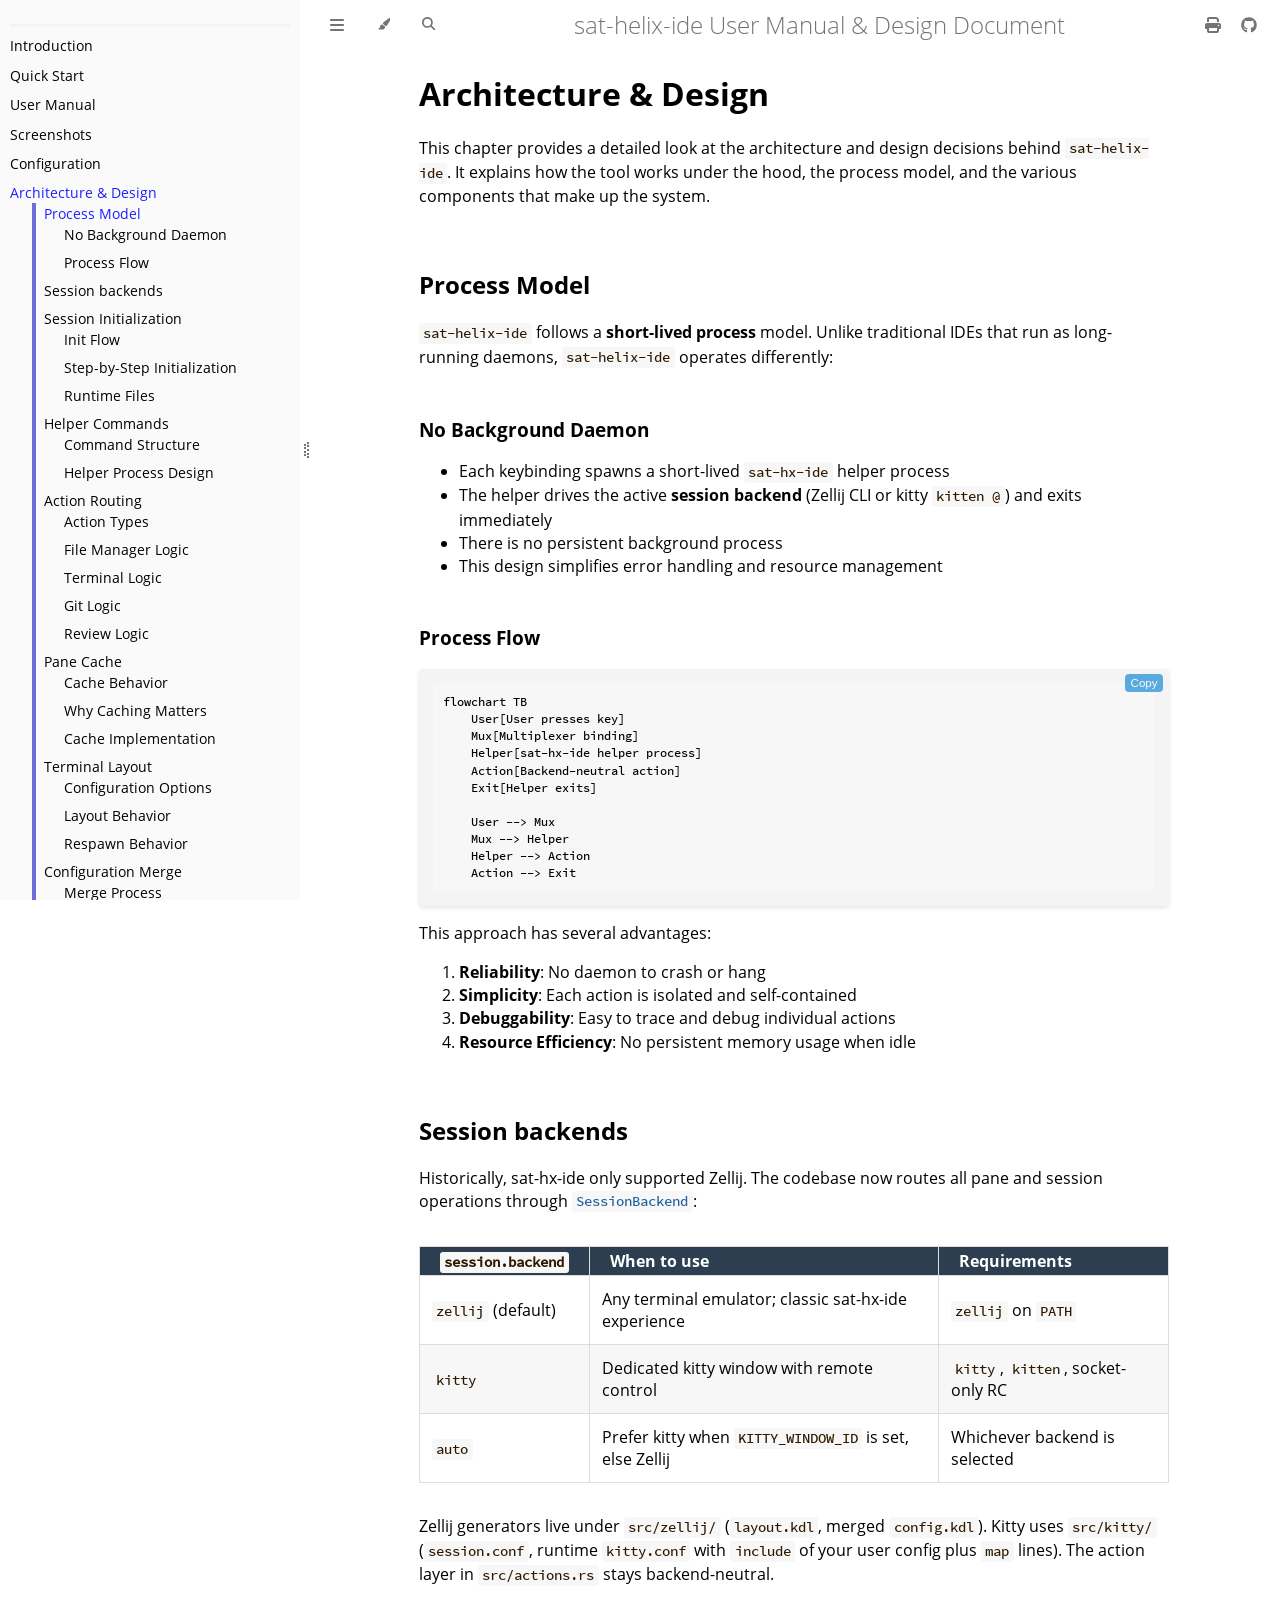
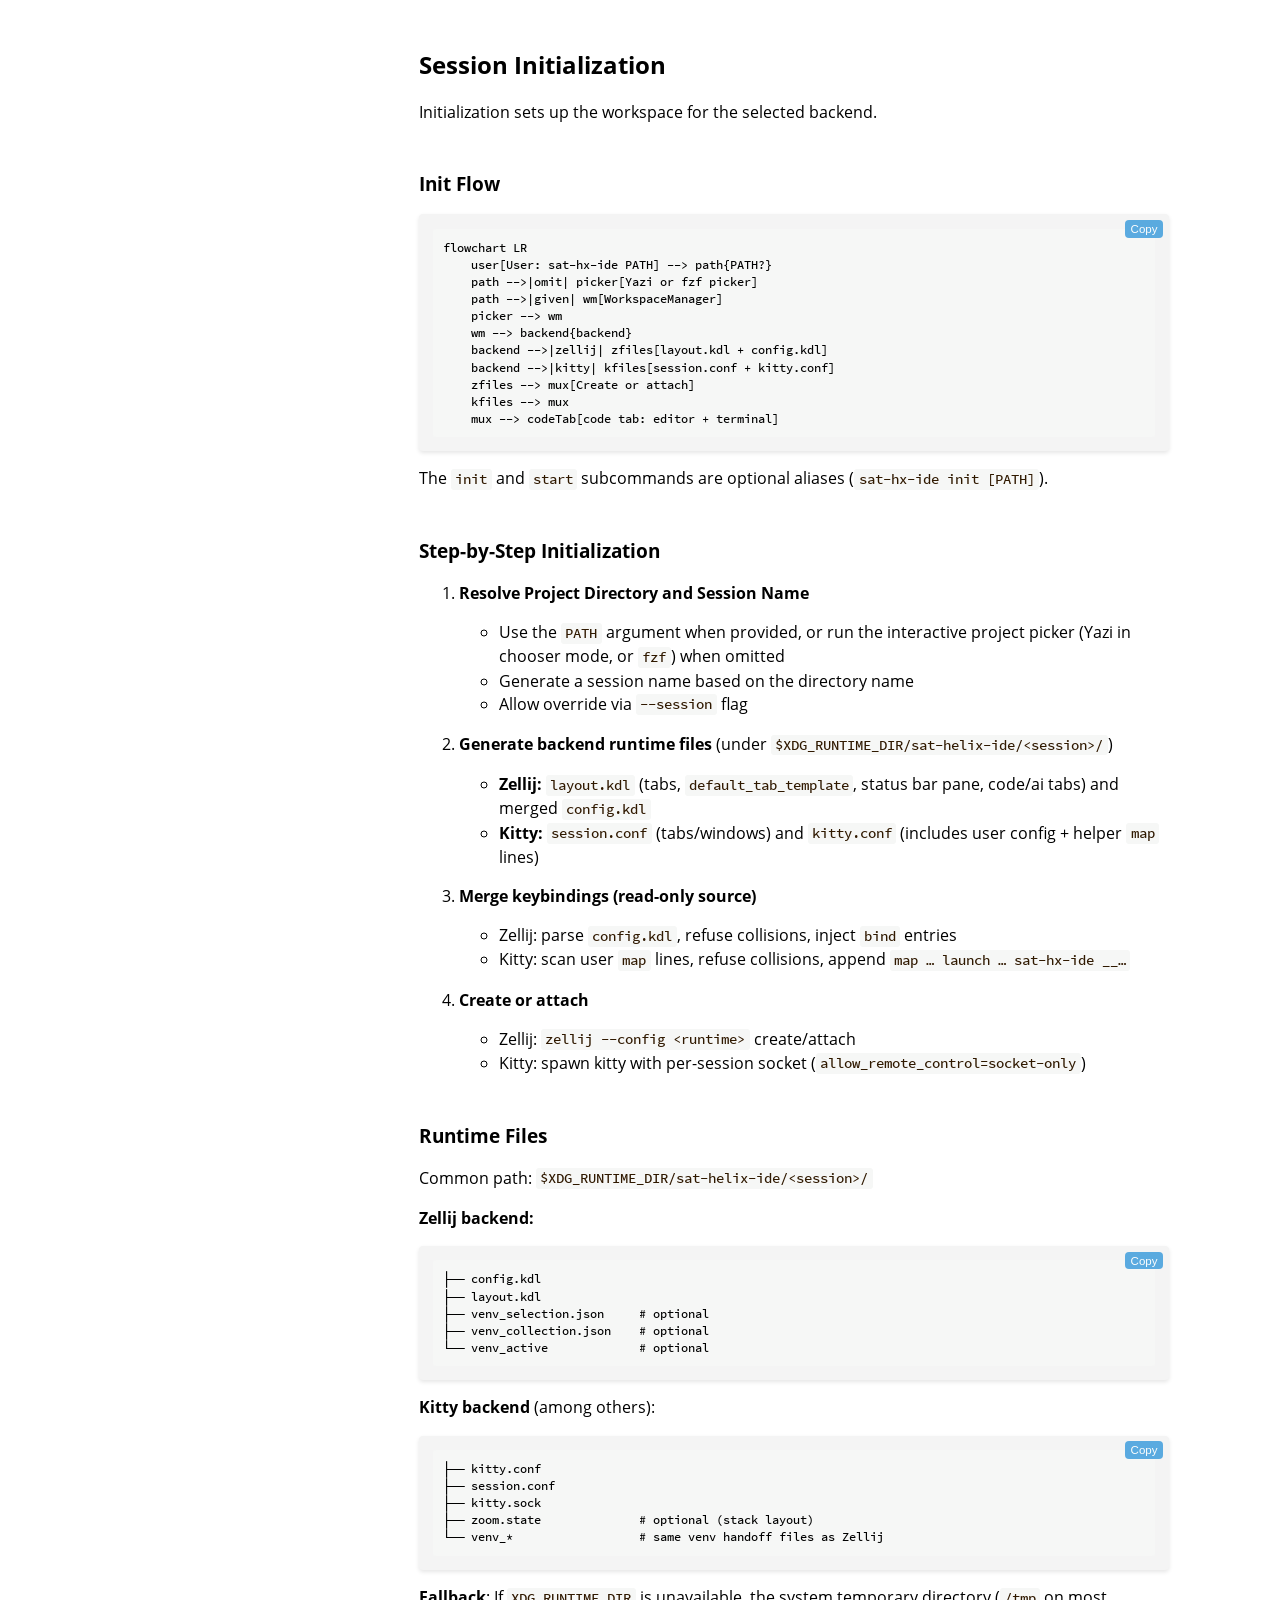
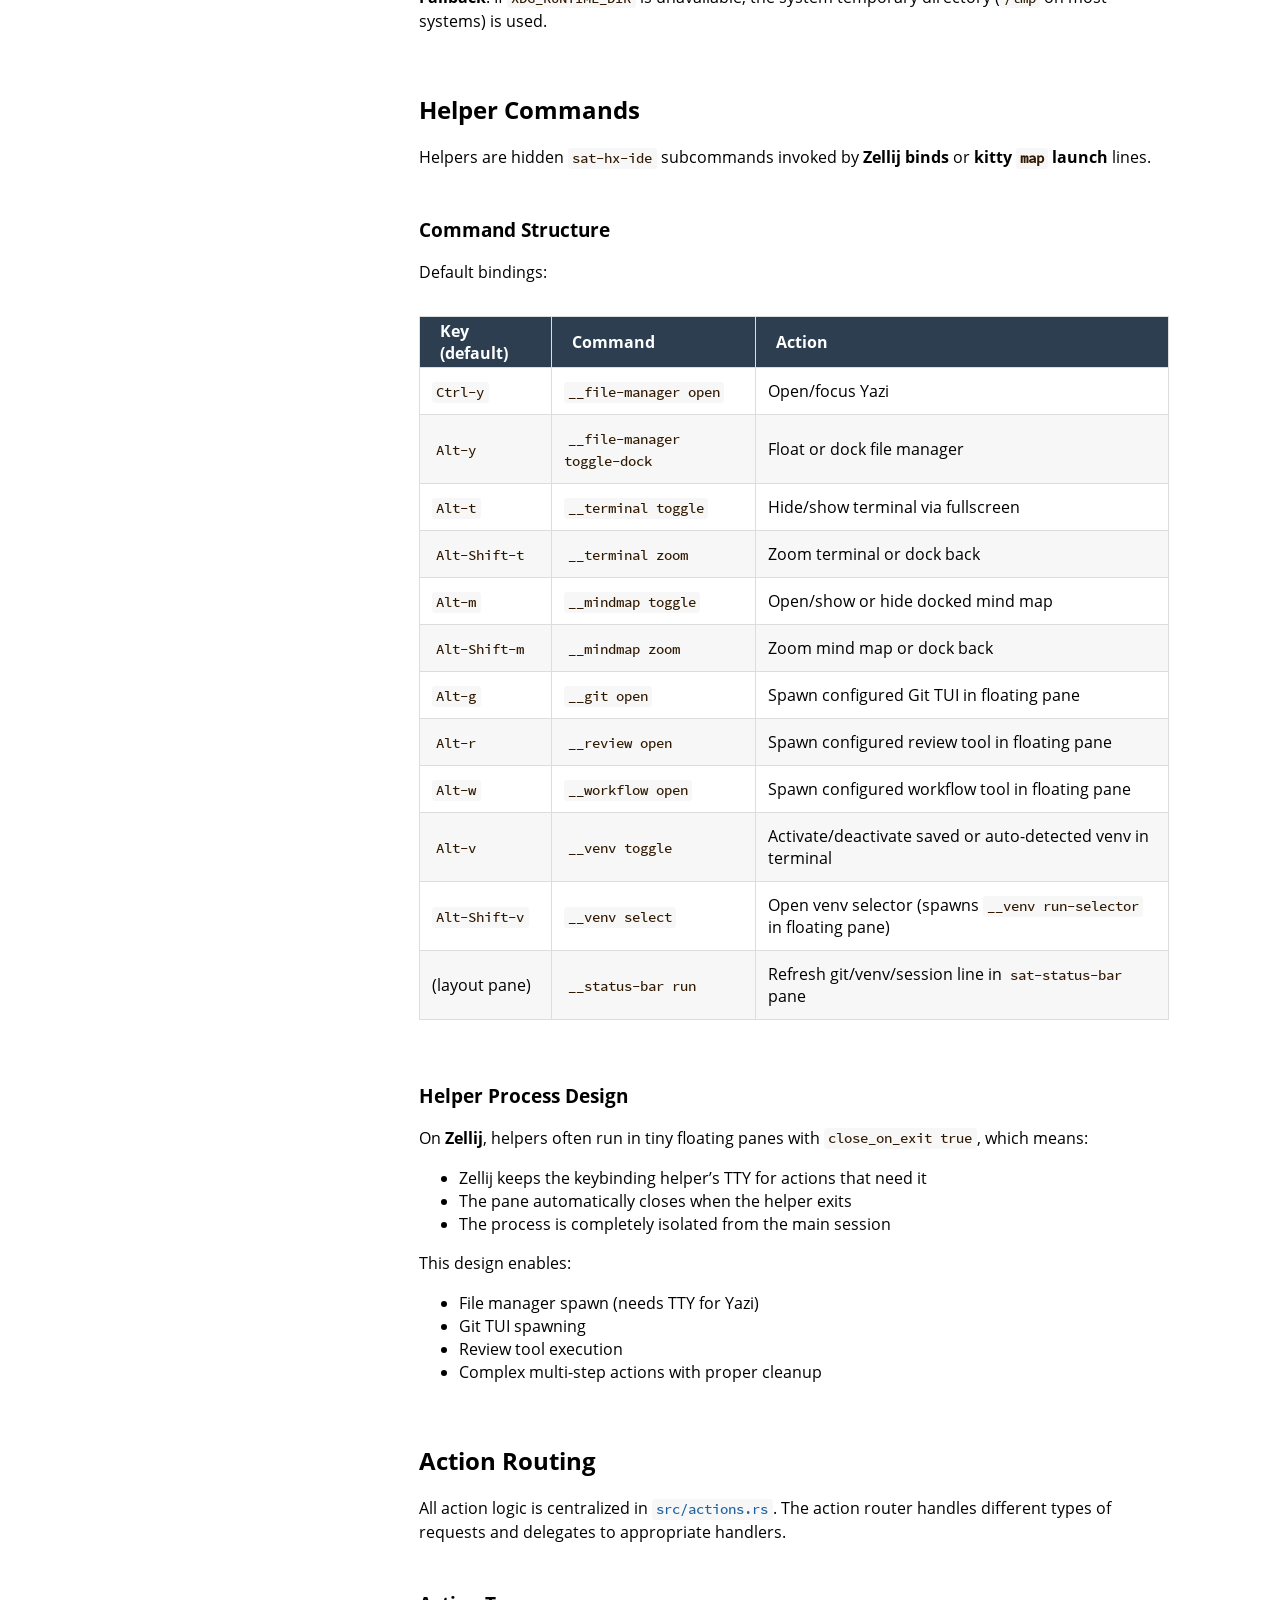
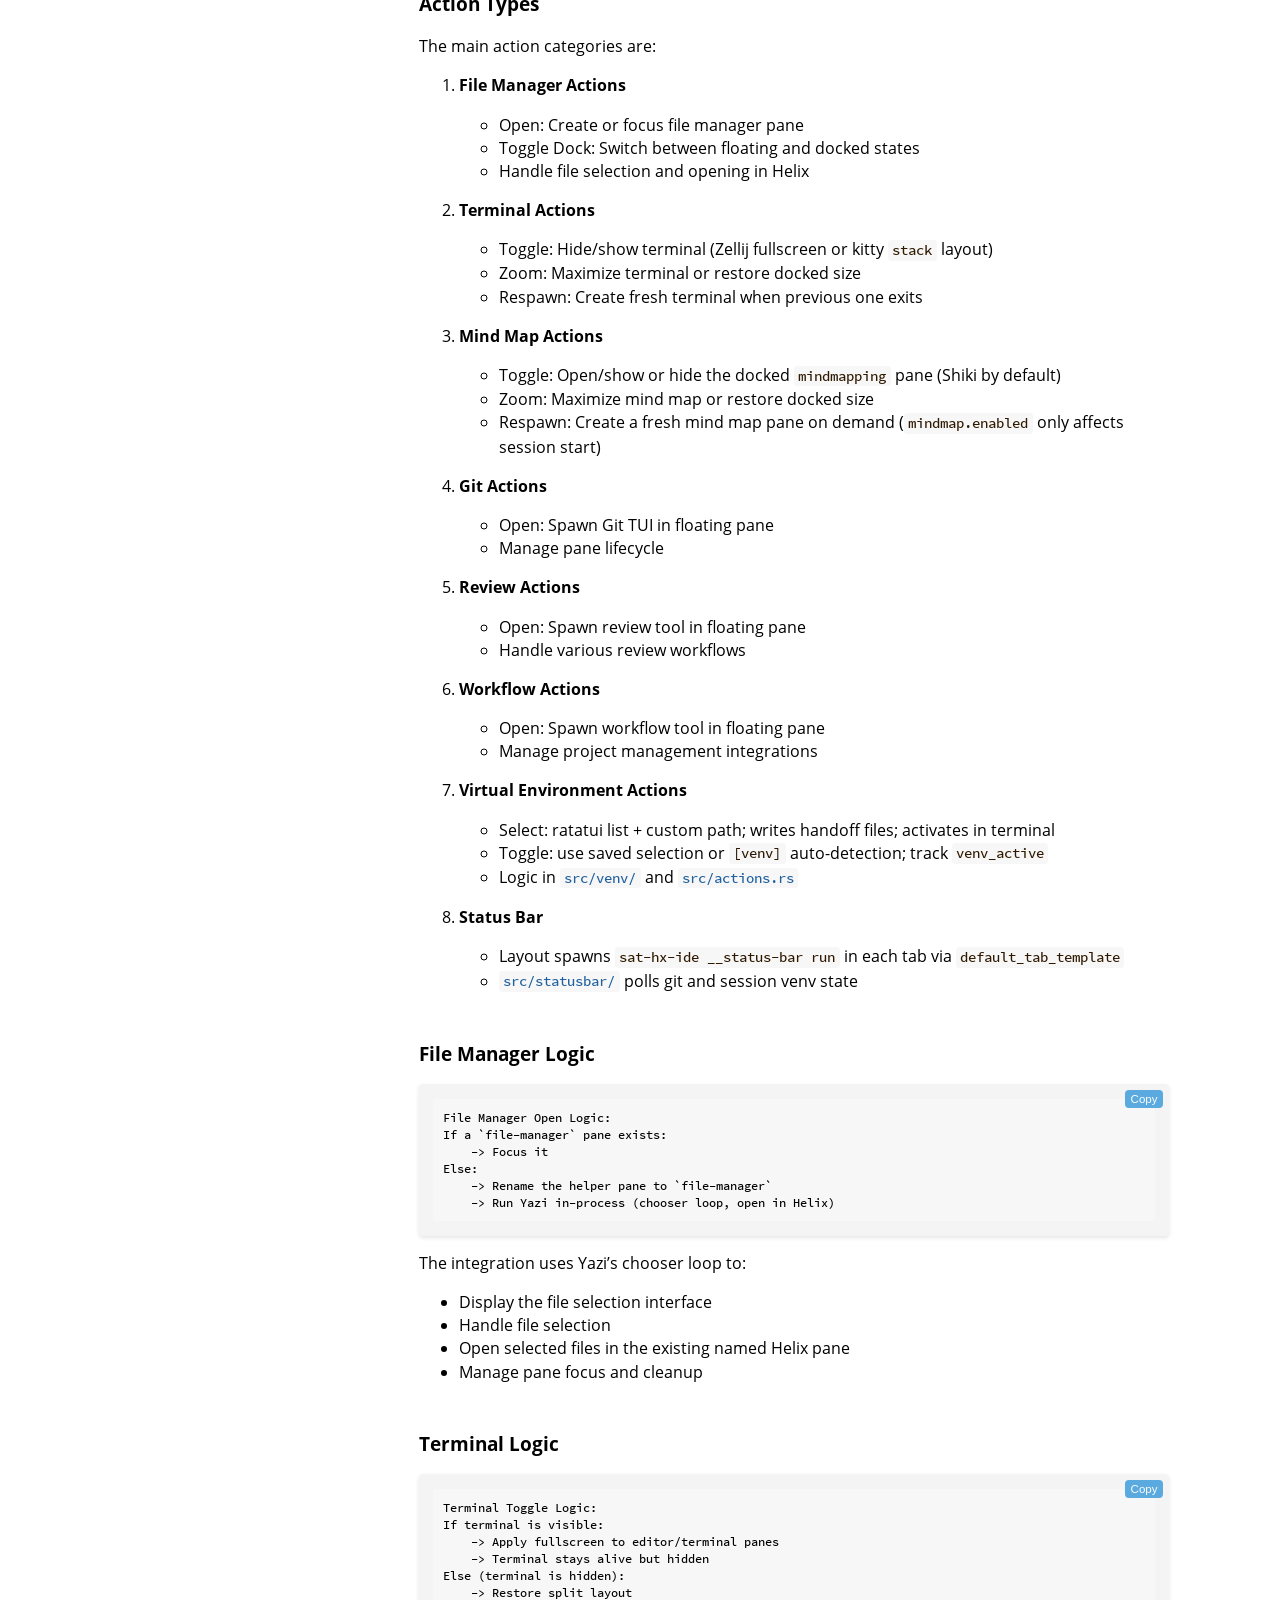
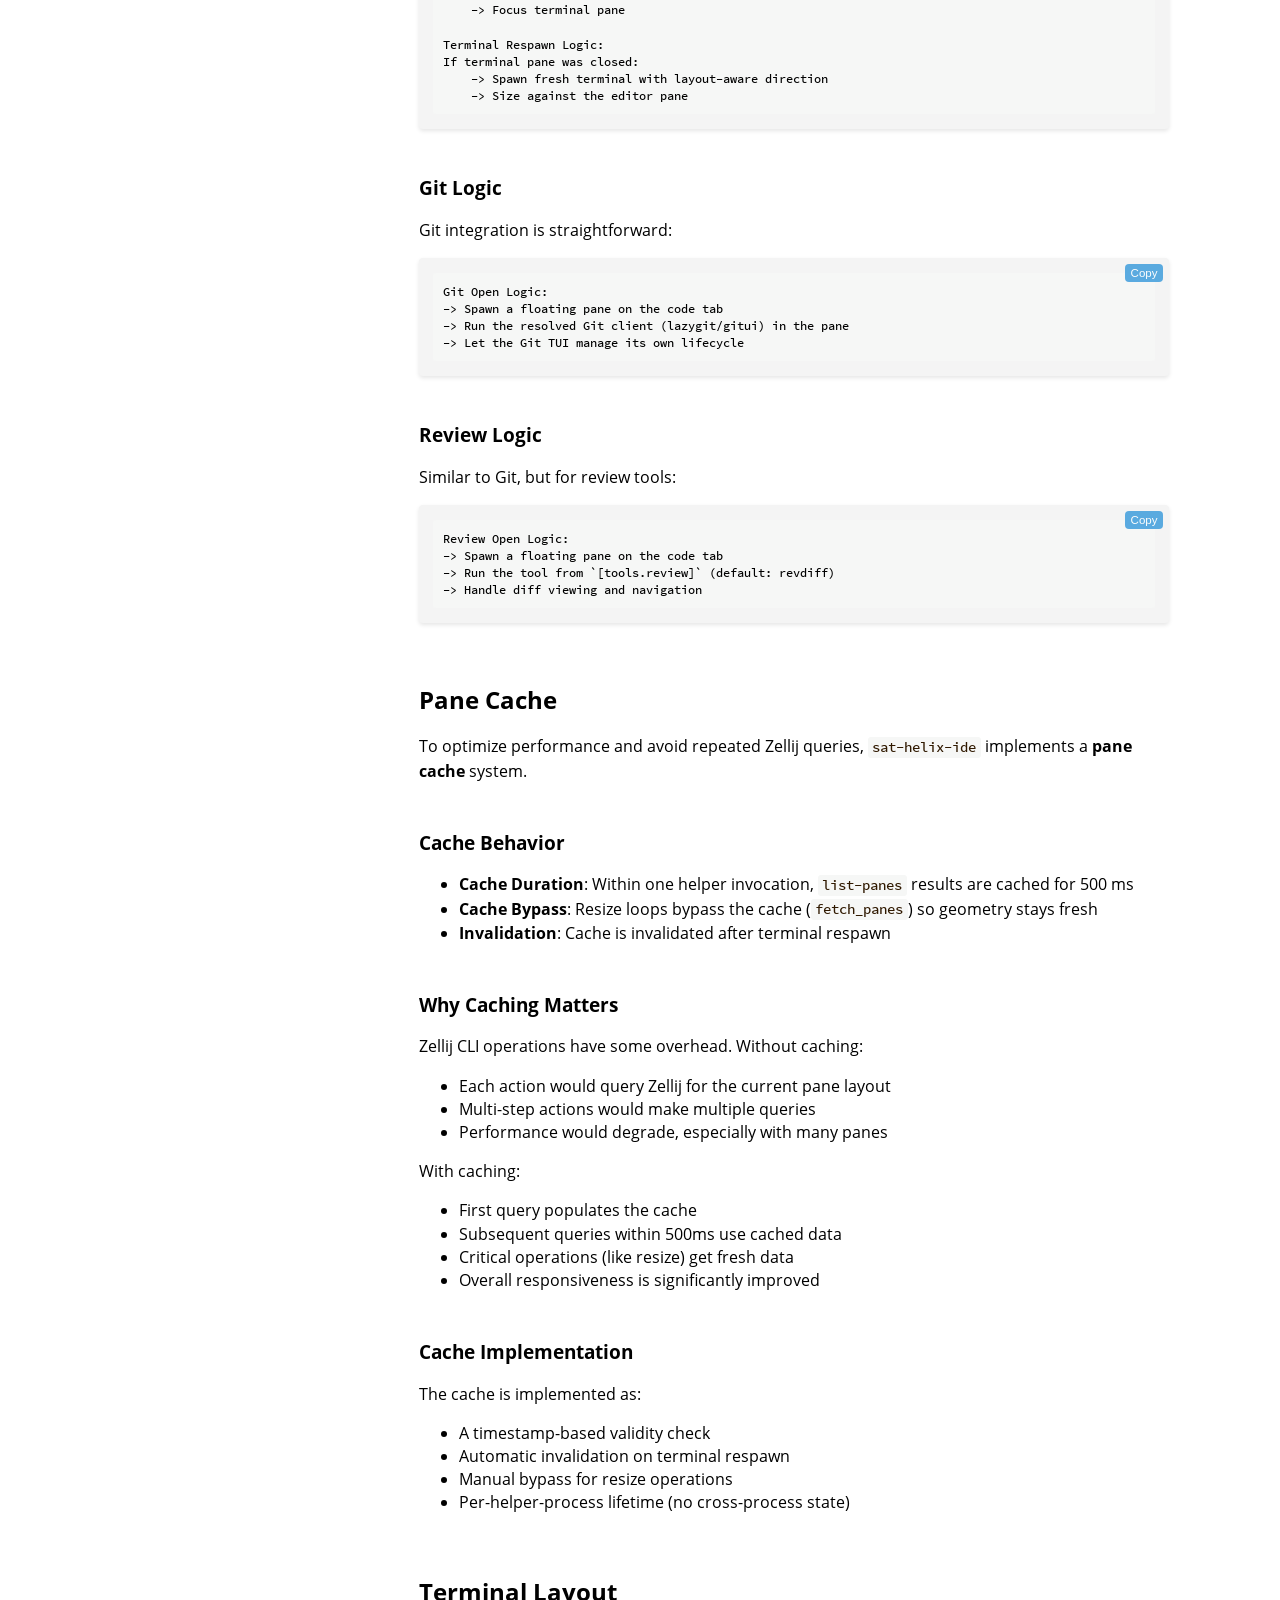
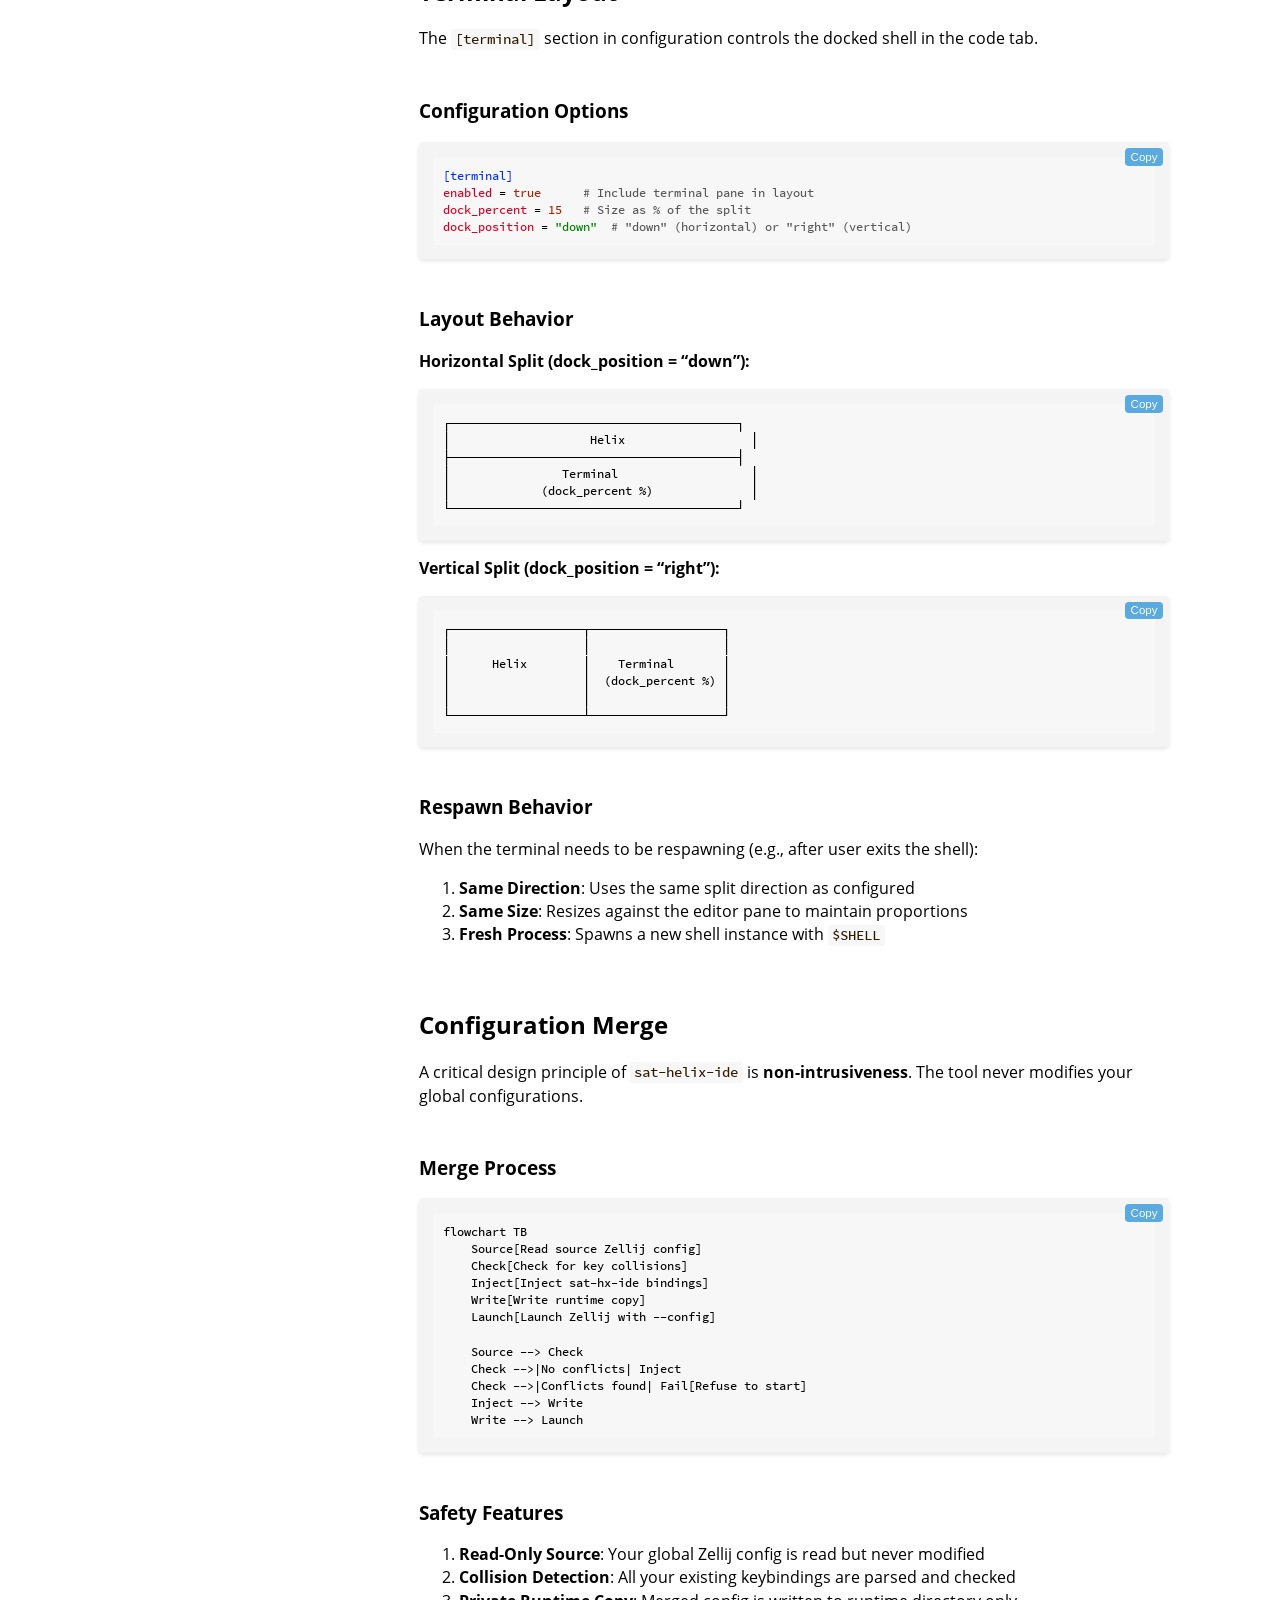
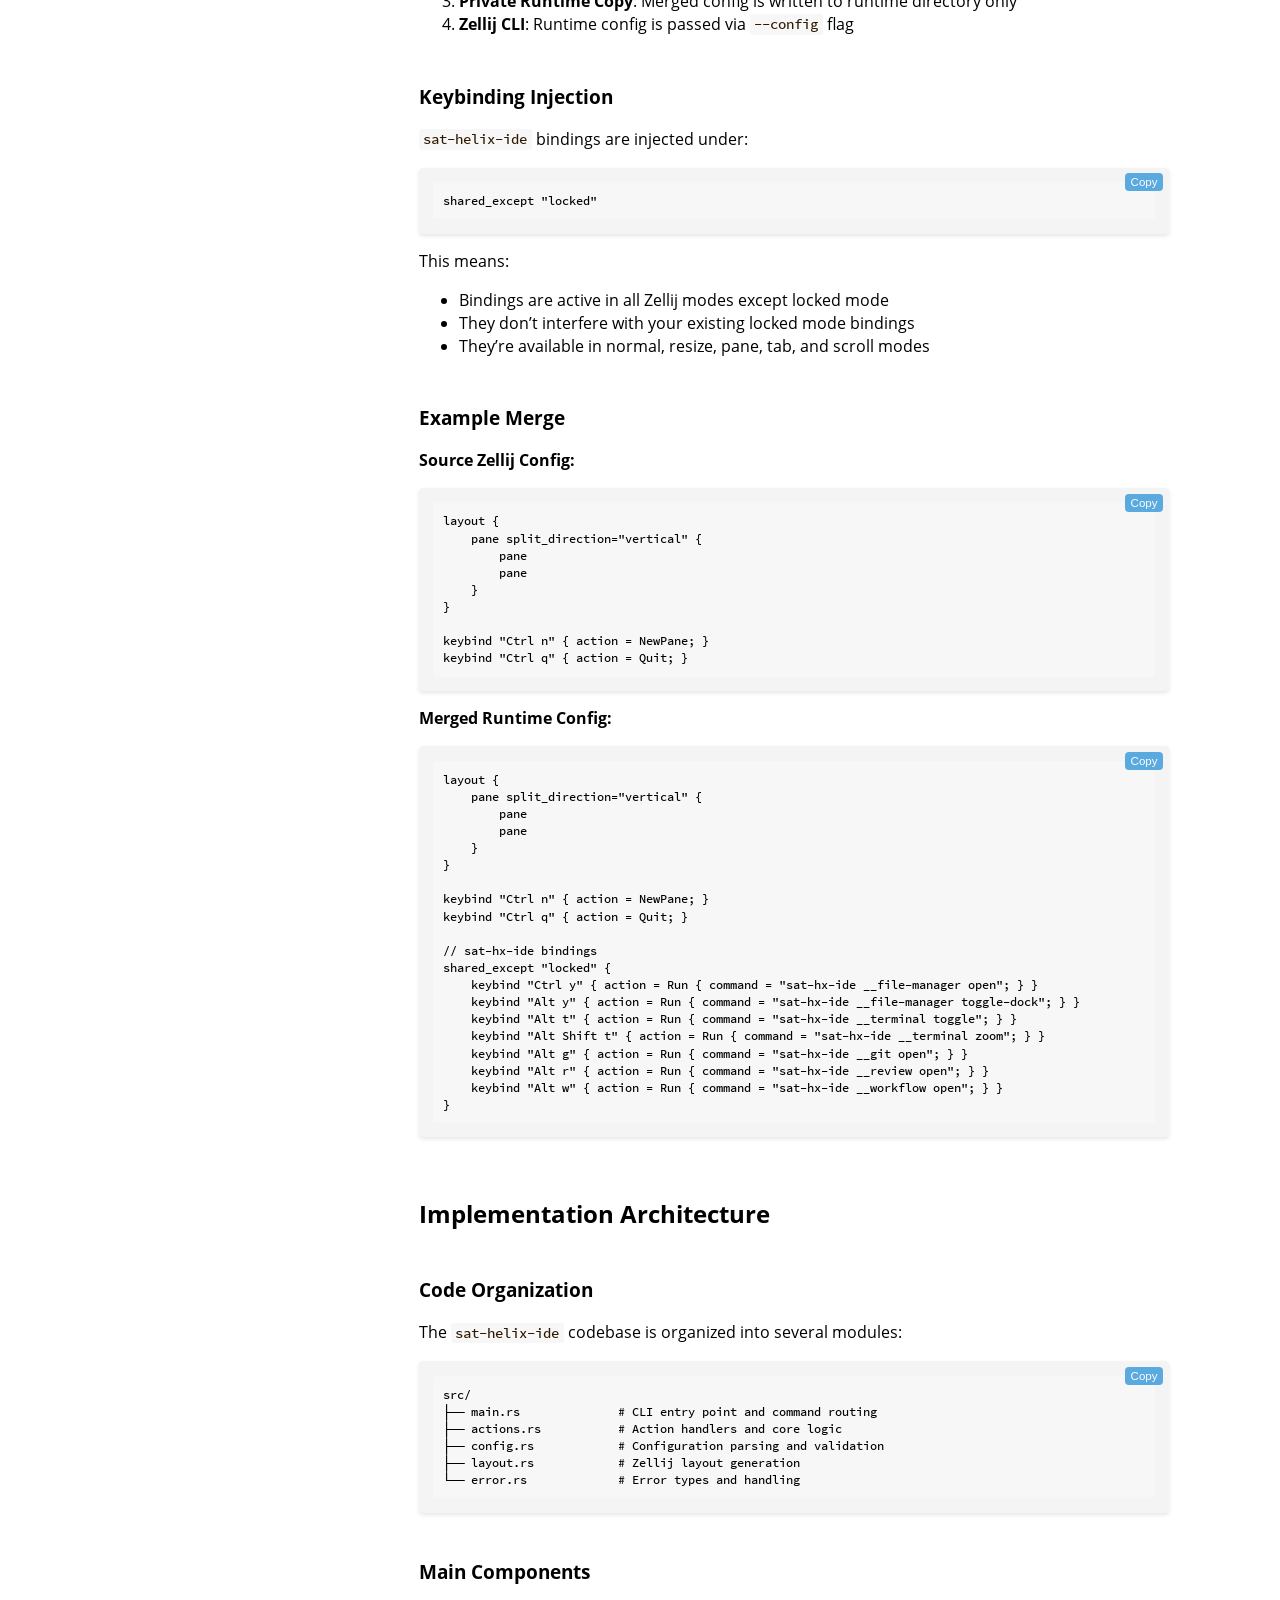
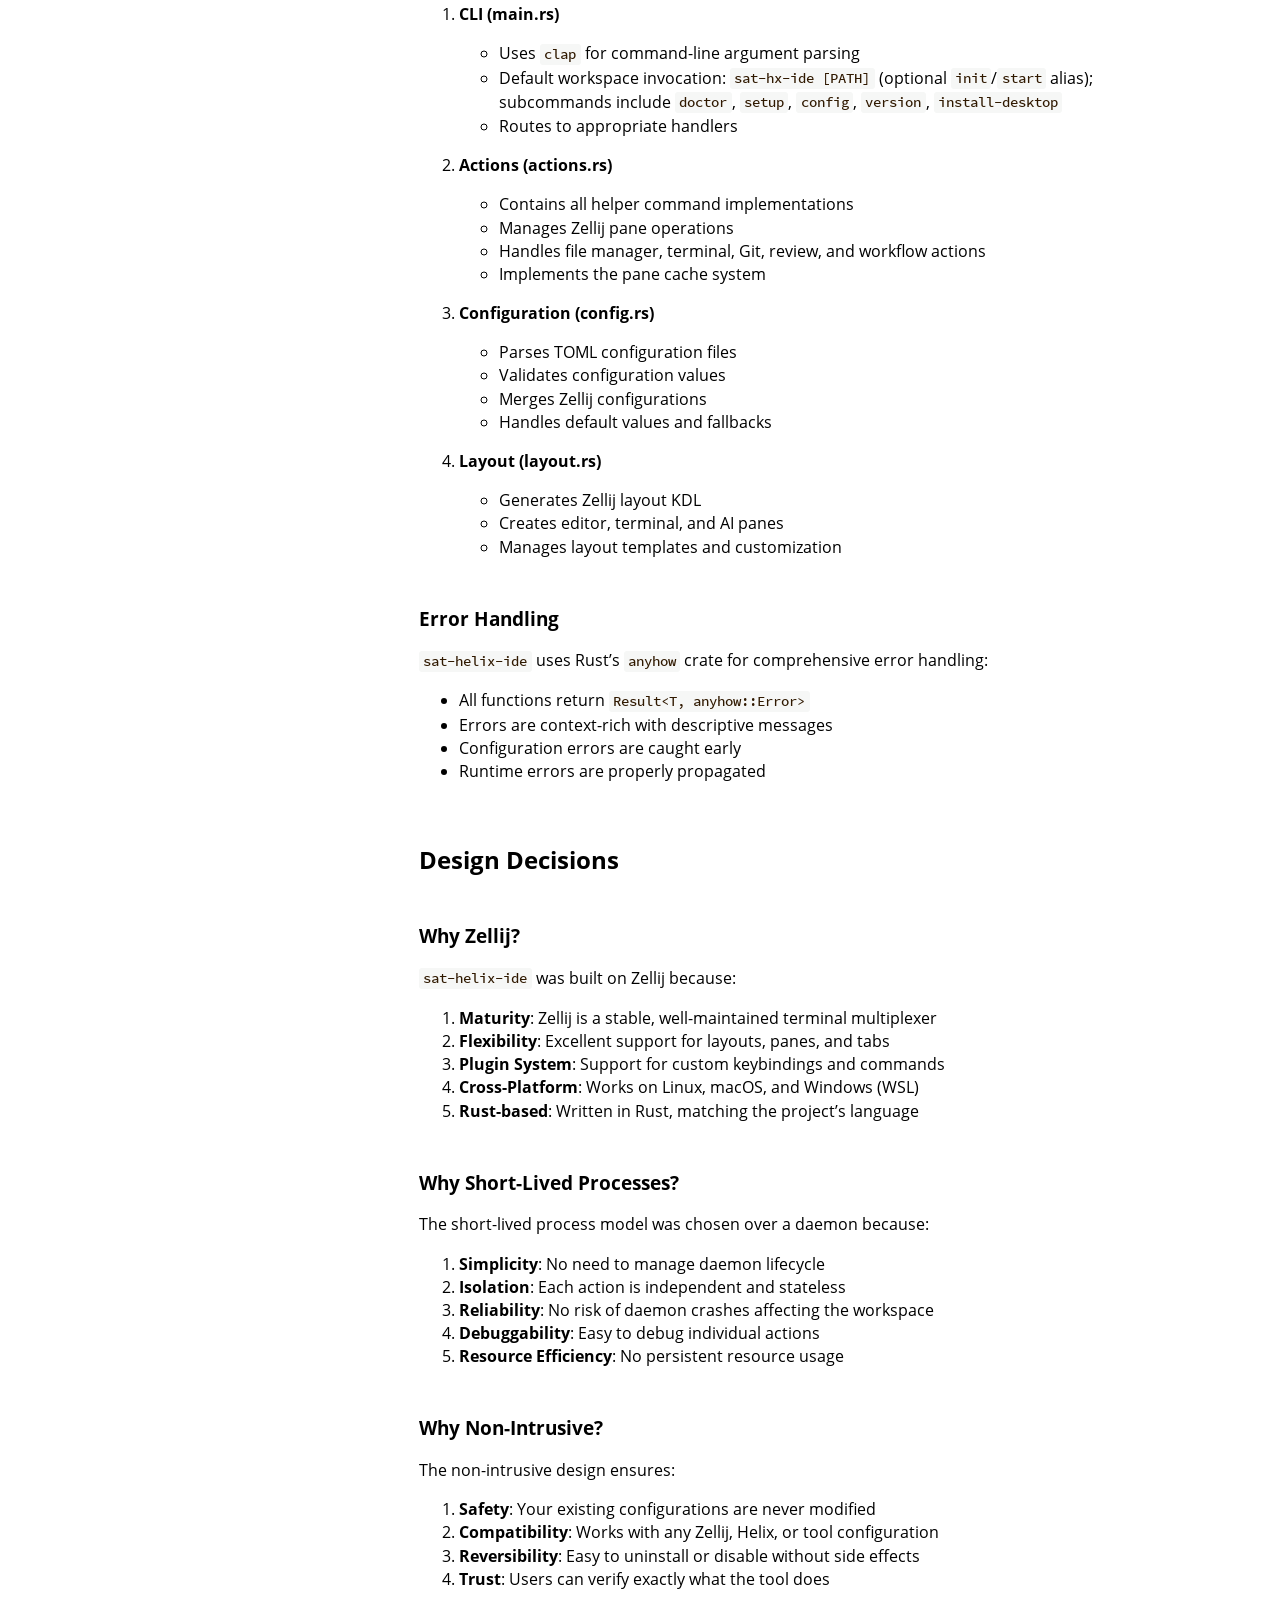
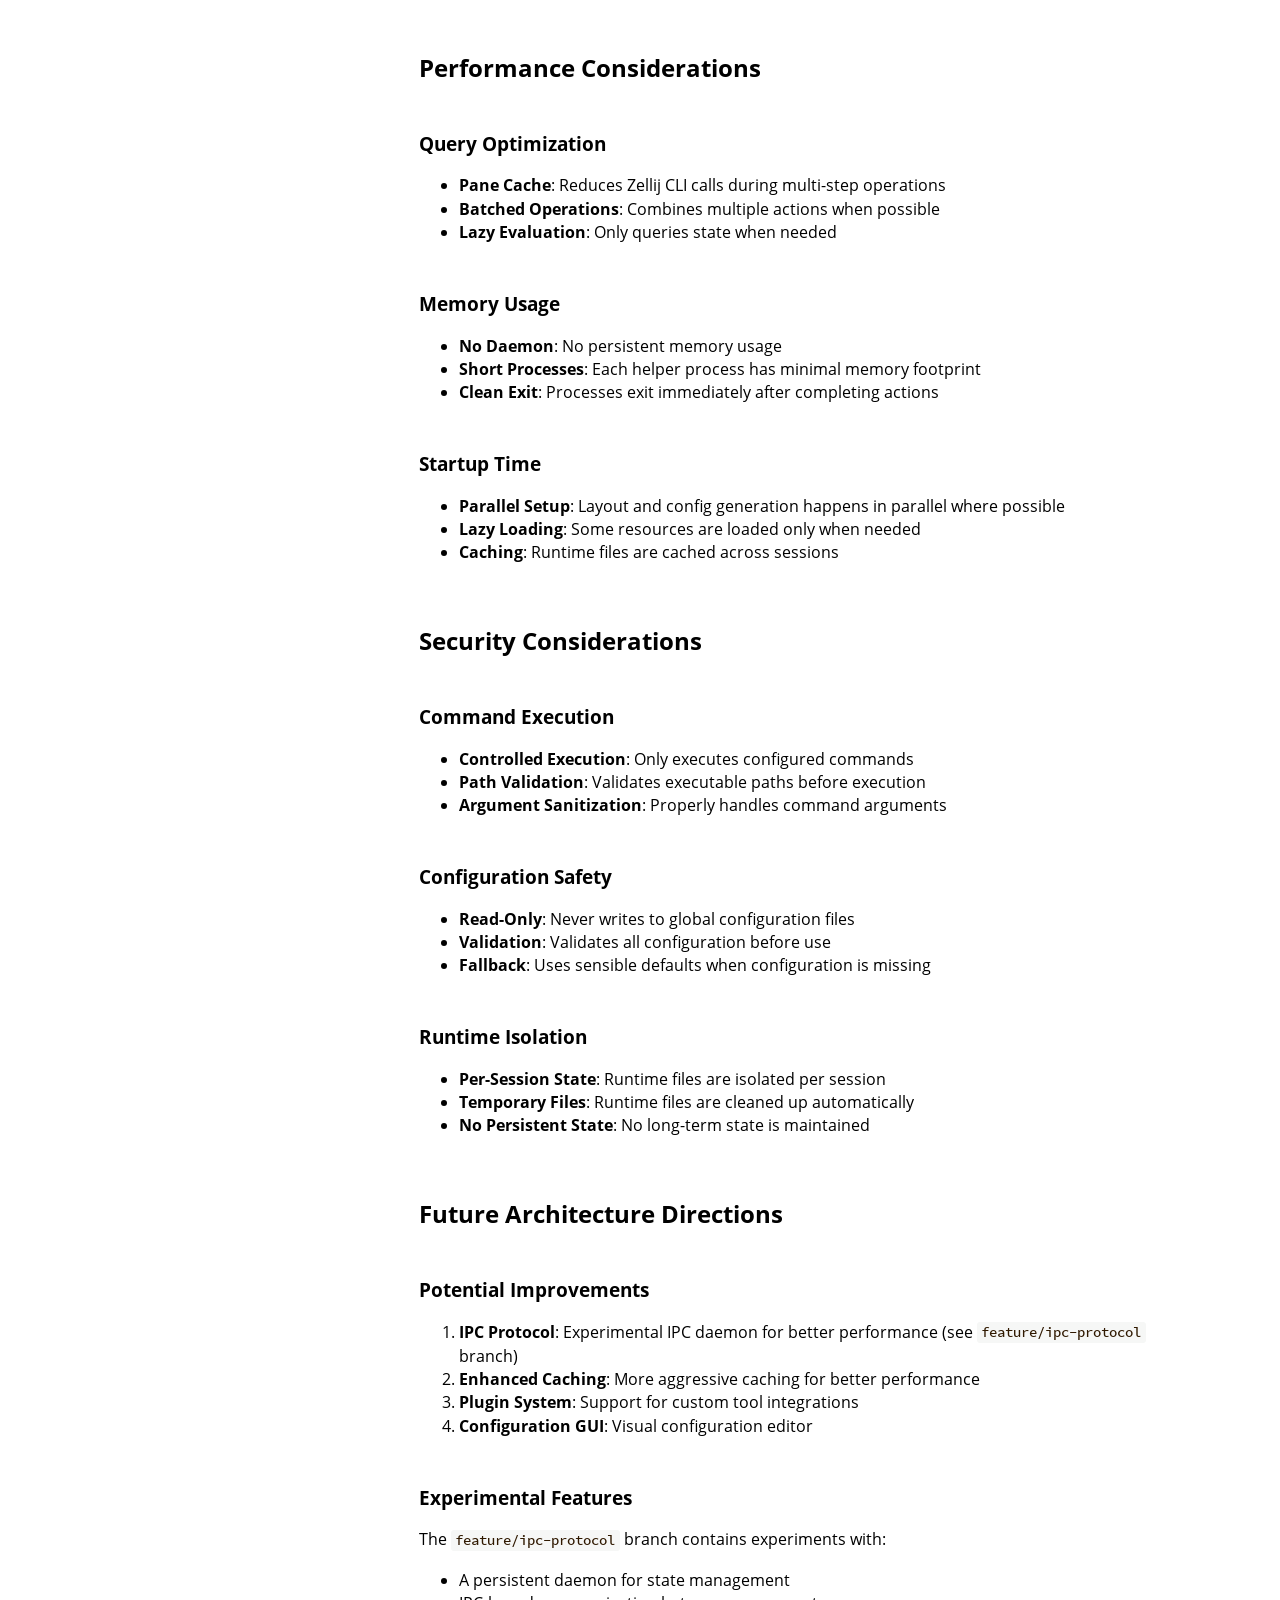
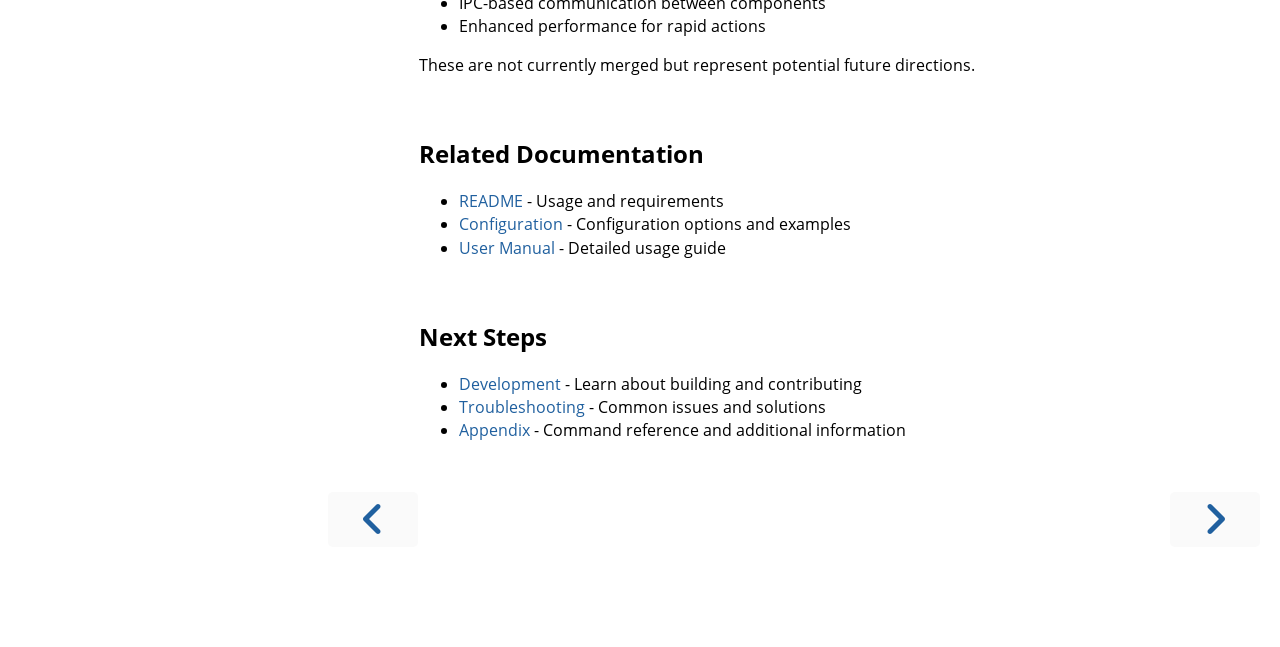
<file: architecture.html>
<!DOCTYPE HTML>
<html lang="en" class="light sidebar-visible" dir="ltr">
    <head>
        <!-- Book generated using mdBook -->
        <meta charset="UTF-8">
        <title>Architecture &amp; Design - sat-helix-ide User Manual &amp; Design Document</title>


        <!-- Custom HTML head -->

        <meta name="description" content="">
        <meta name="viewport" content="width=device-width, initial-scale=1">
        <meta name="theme-color" content="#ffffff">

        <link rel="icon" href="favicon-de23e50b.svg">
        <link rel="shortcut icon" href="favicon-8114d1fc.png">
        <link rel="stylesheet" href="css/variables-8adf115d.css">
        <link rel="stylesheet" href="css/general-e96d0476.css">
        <link rel="stylesheet" href="css/chrome-d279d366.css">
        <link rel="stylesheet" href="css/print-9e4910d8.css" media="print">

        <!-- Fonts -->
        <link rel="stylesheet" href="fonts/fonts-9644e21d.css">

        <!-- Highlight.js Stylesheets -->
        <link rel="stylesheet" id="mdbook-highlight-css" href="highlight-493f70e1.css">
        <link rel="stylesheet" id="mdbook-tomorrow-night-css" href="tomorrow-night-4c0ae647.css">
        <link rel="stylesheet" id="mdbook-ayu-highlight-css" href="ayu-highlight-3fdfc3ac.css">

        <!-- Custom theme stylesheets -->
        <link rel="stylesheet" href="theme/custom-e8ea0b06.css">


        <!-- Provide site root and default themes to javascript -->
        <script>
            const path_to_root = "";
            const default_light_theme = "light";
            const default_dark_theme = "navy";
            window.path_to_searchindex_js = "searchindex-0db075b6.js";
        </script>
        <!-- Start loading toc.js asap -->
        <script src="toc-26df6826.js"></script>
    </head>
    <body>
    <div id="mdbook-help-container">
        <div id="mdbook-help-popup">
            <h2 class="mdbook-help-title">Keyboard shortcuts</h2>
            <div>
                <p>Press <kbd>←</kbd> or <kbd>→</kbd> to navigate between chapters</p>
                <p>Press <kbd>S</kbd> or <kbd>/</kbd> to search in the book</p>
                <p>Press <kbd>?</kbd> to show this help</p>
                <p>Press <kbd>Esc</kbd> to hide this help</p>
            </div>
        </div>
    </div>
    <div id="mdbook-body-container">
        <!-- Work around some values being stored in localStorage wrapped in quotes -->
        <script>
            try {
                let theme = localStorage.getItem('mdbook-theme');
                let sidebar = localStorage.getItem('mdbook-sidebar');

                if (theme.startsWith('"') && theme.endsWith('"')) {
                    localStorage.setItem('mdbook-theme', theme.slice(1, theme.length - 1));
                }

                if (sidebar.startsWith('"') && sidebar.endsWith('"')) {
                    localStorage.setItem('mdbook-sidebar', sidebar.slice(1, sidebar.length - 1));
                }
            } catch (e) { }
        </script>

        <!-- Set the theme before any content is loaded, prevents flash -->
        <script>
            const default_theme = window.matchMedia("(prefers-color-scheme: dark)").matches ? default_dark_theme : default_light_theme;
            let theme;
            try { theme = localStorage.getItem('mdbook-theme'); } catch(e) { }
            if (theme === null || theme === undefined) { theme = default_theme; }
            const html = document.documentElement;
            html.classList.remove('light')
            html.classList.add(theme);
            html.classList.add("js");
        </script>

        <input type="checkbox" id="mdbook-sidebar-toggle-anchor" class="hidden">

        <!-- Hide / unhide sidebar before it is displayed -->
        <script>
            let sidebar = null;
            const sidebar_toggle = document.getElementById("mdbook-sidebar-toggle-anchor");
            if (document.body.clientWidth >= 1080) {
                try { sidebar = localStorage.getItem('mdbook-sidebar'); } catch(e) { }
                sidebar = sidebar || 'visible';
            } else {
                sidebar = 'hidden';
                sidebar_toggle.checked = false;
            }
            if (sidebar === 'visible') {
                sidebar_toggle.checked = true;
            } else {
                html.classList.remove('sidebar-visible');
            }
        </script>

        <nav id="mdbook-sidebar" class="sidebar" aria-label="Table of contents">
            <!-- populated by js -->
            <mdbook-sidebar-scrollbox class="sidebar-scrollbox"></mdbook-sidebar-scrollbox>
            <noscript>
                <iframe class="sidebar-iframe-outer" src="toc.html"></iframe>
            </noscript>
            <div id="mdbook-sidebar-resize-handle" class="sidebar-resize-handle">
                <div class="sidebar-resize-indicator"></div>
            </div>
        </nav>

        <div id="mdbook-page-wrapper" class="page-wrapper">

            <div class="page">
                <div id="mdbook-menu-bar-hover-placeholder"></div>
                <div id="mdbook-menu-bar" class="menu-bar sticky">
                    <div class="left-buttons">
                        <label id="mdbook-sidebar-toggle" class="icon-button" for="mdbook-sidebar-toggle-anchor" title="Toggle Table of Contents" aria-label="Toggle Table of Contents" aria-controls="mdbook-sidebar">
                            <span class=fa-svg><svg xmlns="http://www.w3.org/2000/svg" viewBox="0 0 448 512"><!--! Font Awesome Free 6.2.0 by @fontawesome - https://fontawesome.com License - https://fontawesome.com/license/free (Icons: CC BY 4.0, Fonts: SIL OFL 1.1, Code: MIT License) Copyright 2022 Fonticons, Inc. --><path d="M0 96C0 78.3 14.3 64 32 64H416c17.7 0 32 14.3 32 32s-14.3 32-32 32H32C14.3 128 0 113.7 0 96zM0 256c0-17.7 14.3-32 32-32H416c17.7 0 32 14.3 32 32s-14.3 32-32 32H32c-17.7 0-32-14.3-32-32zM448 416c0 17.7-14.3 32-32 32H32c-17.7 0-32-14.3-32-32s14.3-32 32-32H416c17.7 0 32 14.3 32 32z"/></svg></span>
                        </label>
                        <button id="mdbook-theme-toggle" class="icon-button" type="button" title="Change theme" aria-label="Change theme" aria-haspopup="true" aria-expanded="false" aria-controls="mdbook-theme-list">
                            <span class=fa-svg><svg xmlns="http://www.w3.org/2000/svg" viewBox="0 0 576 512"><!--! Font Awesome Free 6.2.0 by @fontawesome - https://fontawesome.com License - https://fontawesome.com/license/free (Icons: CC BY 4.0, Fonts: SIL OFL 1.1, Code: MIT License) Copyright 2022 Fonticons, Inc. --><path d="M371.3 367.1c27.3-3.9 51.9-19.4 67.2-42.9L600.2 74.1c12.6-19.5 9.4-45.3-7.6-61.2S549.7-4.4 531.1 9.6L294.4 187.2c-24 18-38.2 46.1-38.4 76.1L371.3 367.1zm-19.6 25.4l-116-104.4C175.9 290.3 128 339.6 128 400c0 3.9 .2 7.8 .6 11.6c1.8 17.5-10.2 36.4-27.8 36.4H96c-17.7 0-32 14.3-32 32s14.3 32 32 32H240c61.9 0 112-50.1 112-112c0-2.5-.1-5-.2-7.5z"/></svg></span>
                        </button>
                        <ul id="mdbook-theme-list" class="theme-popup" aria-label="Themes" role="menu">
                            <li role="none"><button role="menuitem" class="theme" id="mdbook-theme-default_theme">Auto</button></li>
                            <li role="none"><button role="menuitem" class="theme" id="mdbook-theme-light">Light</button></li>
                            <li role="none"><button role="menuitem" class="theme" id="mdbook-theme-rust">Rust</button></li>
                            <li role="none"><button role="menuitem" class="theme" id="mdbook-theme-coal">Coal</button></li>
                            <li role="none"><button role="menuitem" class="theme" id="mdbook-theme-navy">Navy</button></li>
                            <li role="none"><button role="menuitem" class="theme" id="mdbook-theme-ayu">Ayu</button></li>
                        </ul>
                        <button id="mdbook-search-toggle" class="icon-button" type="button" title="Search (`/`)" aria-label="Toggle Searchbar" aria-expanded="false" aria-keyshortcuts="/ s" aria-controls="mdbook-searchbar">
                            <span class=fa-svg><svg xmlns="http://www.w3.org/2000/svg" viewBox="0 0 512 512"><!--! Font Awesome Free 6.2.0 by @fontawesome - https://fontawesome.com License - https://fontawesome.com/license/free (Icons: CC BY 4.0, Fonts: SIL OFL 1.1, Code: MIT License) Copyright 2022 Fonticons, Inc. --><path d="M416 208c0 45.9-14.9 88.3-40 122.7L502.6 457.4c12.5 12.5 12.5 32.8 0 45.3s-32.8 12.5-45.3 0L330.7 376c-34.4 25.2-76.8 40-122.7 40C93.1 416 0 322.9 0 208S93.1 0 208 0S416 93.1 416 208zM208 352c79.5 0 144-64.5 144-144s-64.5-144-144-144S64 128.5 64 208s64.5 144 144 144z"/></svg></span>
                        </button>
                    </div>

                    <h1 class="menu-title">sat-helix-ide User Manual &amp; Design Document</h1>

                    <div class="right-buttons">
                        <a href="print.html" title="Print this book" aria-label="Print this book">
                            <span class=fa-svg id="print-button"><svg xmlns="http://www.w3.org/2000/svg" viewBox="0 0 512 512"><!--! Font Awesome Free 6.2.0 by @fontawesome - https://fontawesome.com License - https://fontawesome.com/license/free (Icons: CC BY 4.0, Fonts: SIL OFL 1.1, Code: MIT License) Copyright 2022 Fonticons, Inc. --><path d="M128 0C92.7 0 64 28.7 64 64v96h64V64H354.7L384 93.3V160h64V93.3c0-17-6.7-33.3-18.7-45.3L400 18.7C388 6.7 371.7 0 354.7 0H128zM384 352v32 64H128V384 368 352H384zm64 32h32c17.7 0 32-14.3 32-32V256c0-35.3-28.7-64-64-64H64c-35.3 0-64 28.7-64 64v96c0 17.7 14.3 32 32 32H64v64c0 35.3 28.7 64 64 64H384c35.3 0 64-28.7 64-64V384zm-16-88c-13.3 0-24-10.7-24-24s10.7-24 24-24s24 10.7 24 24s-10.7 24-24 24z"/></svg></span>
                        </a>
                        <a href="https://github.com/vlevasseur073/sat-helix-ide" title="Git repository" aria-label="Git repository">
                            <span class=fa-svg><svg xmlns="http://www.w3.org/2000/svg" viewBox="0 0 496 512"><!--! Font Awesome Free 6.2.0 by @fontawesome - https://fontawesome.com License - https://fontawesome.com/license/free (Icons: CC BY 4.0, Fonts: SIL OFL 1.1, Code: MIT License) Copyright 2022 Fonticons, Inc. --><path d="M165.9 397.4c0 2-2.3 3.6-5.2 3.6-3.3.3-5.6-1.3-5.6-3.6 0-2 2.3-3.6 5.2-3.6 3-.3 5.6 1.3 5.6 3.6zm-31.1-4.5c-.7 2 1.3 4.3 4.3 4.9 2.6 1 5.6 0 6.2-2s-1.3-4.3-4.3-5.2c-2.6-.7-5.5.3-6.2 2.3zm44.2-1.7c-2.9.7-4.9 2.6-4.6 4.9.3 2 2.9 3.3 5.9 2.6 2.9-.7 4.9-2.6 4.6-4.6-.3-1.9-3-3.2-5.9-2.9zM244.8 8C106.1 8 0 113.3 0 252c0 110.9 69.8 205.8 169.5 239.2 12.8 2.3 17.3-5.6 17.3-12.1 0-6.2-.3-40.4-.3-61.4 0 0-70 15-84.7-29.8 0 0-11.4-29.1-27.8-36.6 0 0-22.9-15.7 1.6-15.4 0 0 24.9 2 38.6 25.8 21.9 38.6 58.6 27.5 72.9 20.9 2.3-16 8.8-27.1 16-33.7-55.9-6.2-112.3-14.3-112.3-110.5 0-27.5 7.6-41.3 23.6-58.9-2.6-6.5-11.1-33.3 2.6-67.9 20.9-6.5 69 27 69 27 20-5.6 41.5-8.5 62.8-8.5s42.8 2.9 62.8 8.5c0 0 48.1-33.6 69-27 13.7 34.7 5.2 61.4 2.6 67.9 16 17.7 25.8 31.5 25.8 58.9 0 96.5-58.9 104.2-114.8 110.5 9.2 7.9 17 22.9 17 46.4 0 33.7-.3 75.4-.3 83.6 0 6.5 4.6 14.4 17.3 12.1C428.2 457.8 496 362.9 496 252 496 113.3 383.5 8 244.8 8zM97.2 352.9c-1.3 1-1 3.3.7 5.2 1.6 1.6 3.9 2.3 5.2 1 1.3-1 1-3.3-.7-5.2-1.6-1.6-3.9-2.3-5.2-1zm-10.8-8.1c-.7 1.3.3 2.9 2.3 3.9 1.6 1 3.6.7 4.3-.7.7-1.3-.3-2.9-2.3-3.9-2-.6-3.6-.3-4.3.7zm32.4 35.6c-1.6 1.3-1 4.3 1.3 6.2 2.3 2.3 5.2 2.6 6.5 1 1.3-1.3.7-4.3-1.3-6.2-2.2-2.3-5.2-2.6-6.5-1zm-11.4-14.7c-1.6 1-1.6 3.6 0 5.9 1.6 2.3 4.3 3.3 5.6 2.3 1.6-1.3 1.6-3.9 0-6.2-1.4-2.3-4-3.3-5.6-2z"/></svg></span>
                        </a>

                    </div>
                </div>

                <div id="mdbook-search-wrapper" class="hidden">
                    <form id="mdbook-searchbar-outer" class="searchbar-outer">
                        <div class="search-wrapper">
                            <input type="search" id="mdbook-searchbar" name="searchbar" placeholder="Search this book ..." aria-controls="mdbook-searchresults-outer" aria-describedby="searchresults-header">
                            <div class="spinner-wrapper">
                                <span class=fa-svg id="fa-spin"><svg xmlns="http://www.w3.org/2000/svg" viewBox="0 0 512 512"><!--! Font Awesome Free 6.2.0 by @fontawesome - https://fontawesome.com License - https://fontawesome.com/license/free (Icons: CC BY 4.0, Fonts: SIL OFL 1.1, Code: MIT License) Copyright 2022 Fonticons, Inc. --><path d="M304 48c0-26.5-21.5-48-48-48s-48 21.5-48 48s21.5 48 48 48s48-21.5 48-48zm0 416c0-26.5-21.5-48-48-48s-48 21.5-48 48s21.5 48 48 48s48-21.5 48-48zM48 304c26.5 0 48-21.5 48-48s-21.5-48-48-48s-48 21.5-48 48s21.5 48 48 48zm464-48c0-26.5-21.5-48-48-48s-48 21.5-48 48s21.5 48 48 48s48-21.5 48-48zM142.9 437c18.7-18.7 18.7-49.1 0-67.9s-49.1-18.7-67.9 0s-18.7 49.1 0 67.9s49.1 18.7 67.9 0zm0-294.2c18.7-18.7 18.7-49.1 0-67.9S93.7 56.2 75 75s-18.7 49.1 0 67.9s49.1 18.7 67.9 0zM369.1 437c18.7 18.7 49.1 18.7 67.9 0s18.7-49.1 0-67.9s-49.1-18.7-67.9 0s-18.7 49.1 0 67.9z"/></svg></span>
                            </div>
                        </div>
                    </form>
                    <div id="mdbook-searchresults-outer" class="searchresults-outer hidden">
                        <div id="mdbook-searchresults-header" class="searchresults-header"></div>
                        <ul id="mdbook-searchresults">
                        </ul>
                    </div>
                </div>

                <!-- Apply ARIA attributes after the sidebar and the sidebar toggle button are added to the DOM -->
                <script>
                    document.getElementById('mdbook-sidebar-toggle').setAttribute('aria-expanded', sidebar === 'visible');
                    document.getElementById('mdbook-sidebar').setAttribute('aria-hidden', sidebar !== 'visible');
                    Array.from(document.querySelectorAll('#mdbook-sidebar a')).forEach(function(link) {
                        link.setAttribute('tabIndex', sidebar === 'visible' ? 0 : -1);
                    });
                </script>

                <div id="mdbook-content" class="content">
                    <main>
                        <h1 id="architecture--design"><a class="header" href="#architecture--design">Architecture &amp; Design</a></h1>
<p>This chapter provides a detailed look at the architecture and design decisions behind <code>sat-helix-ide</code>. It explains how the tool works under the hood, the process model, and the various components that make up the system.</p>
<h2 id="process-model"><a class="header" href="#process-model">Process Model</a></h2>
<p><code>sat-helix-ide</code> follows a <strong>short-lived process</strong> model. Unlike traditional IDEs that run as long-running daemons, <code>sat-helix-ide</code> operates differently:</p>
<h3 id="no-background-daemon"><a class="header" href="#no-background-daemon">No Background Daemon</a></h3>
<ul>
<li>Each keybinding spawns a short-lived <code>sat-hx-ide</code> helper process</li>
<li>The helper drives the active <strong>session backend</strong> (Zellij CLI or kitty <code>kitten @</code>) and exits immediately</li>
<li>There is no persistent background process</li>
<li>This design simplifies error handling and resource management</li>
</ul>
<h3 id="process-flow"><a class="header" href="#process-flow">Process Flow</a></h3>
<pre><code class="language-mermaid">flowchart TB
    User[User presses key]
    Mux[Multiplexer binding]
    Helper[sat-hx-ide helper process]
    Action[Backend-neutral action]
    Exit[Helper exits]

    User --&gt; Mux
    Mux --&gt; Helper
    Helper --&gt; Action
    Action --&gt; Exit
</code></pre>
<p>This approach has several advantages:</p>
<ol>
<li><strong>Reliability</strong>: No daemon to crash or hang</li>
<li><strong>Simplicity</strong>: Each action is isolated and self-contained</li>
<li><strong>Debuggability</strong>: Easy to trace and debug individual actions</li>
<li><strong>Resource Efficiency</strong>: No persistent memory usage when idle</li>
</ol>
<h2 id="session-backends"><a class="header" href="#session-backends">Session backends</a></h2>
<p>Historically, sat-hx-ide only supported Zellij. The codebase now routes all pane and session
operations through <a href="https://github.com/vlevasseur073/sat-helix-ide/blob/main/src/backend/mod.rs"><code>SessionBackend</code></a>:</p>
<div class="table-wrapper">
<table>
<thead>
<tr><th><code>session.backend</code></th><th>When to use</th><th>Requirements</th></tr>
</thead>
<tbody>
<tr><td><code>zellij</code> (default)</td><td>Any terminal emulator; classic sat-hx-ide experience</td><td><code>zellij</code> on <code>PATH</code></td></tr>
<tr><td><code>kitty</code></td><td>Dedicated kitty window with remote control</td><td><code>kitty</code>, <code>kitten</code>, socket-only RC</td></tr>
<tr><td><code>auto</code></td><td>Prefer kitty when <code>KITTY_WINDOW_ID</code> is set, else Zellij</td><td>Whichever backend is selected</td></tr>
</tbody>
</table>
</div>
<p>Zellij generators live under <code>src/zellij/</code> (<code>layout.kdl</code>, merged <code>config.kdl</code>). Kitty uses
<code>src/kitty/</code> (<code>session.conf</code>, runtime <code>kitty.conf</code> with <code>include</code> of your user config plus
<code>map</code> lines). The action layer in <code>src/actions.rs</code> stays backend-neutral.</p>
<h2 id="session-initialization"><a class="header" href="#session-initialization">Session Initialization</a></h2>
<p>Initialization sets up the workspace for the selected backend.</p>
<h3 id="init-flow"><a class="header" href="#init-flow">Init Flow</a></h3>
<pre><code class="language-mermaid">flowchart LR
    user[User: sat-hx-ide PATH] --&gt; path{PATH?}
    path --&gt;|omit| picker[Yazi or fzf picker]
    path --&gt;|given| wm[WorkspaceManager]
    picker --&gt; wm
    wm --&gt; backend{backend}
    backend --&gt;|zellij| zfiles[layout.kdl + config.kdl]
    backend --&gt;|kitty| kfiles[session.conf + kitty.conf]
    zfiles --&gt; mux[Create or attach]
    kfiles --&gt; mux
    mux --&gt; codeTab[code tab: editor + terminal]
</code></pre>
<p>The <code>init</code> and <code>start</code> subcommands are optional aliases (<code>sat-hx-ide init [PATH]</code>).</p>
<h3 id="step-by-step-initialization"><a class="header" href="#step-by-step-initialization">Step-by-Step Initialization</a></h3>
<ol>
<li>
<p><strong>Resolve Project Directory and Session Name</strong></p>
<ul>
<li>Use the <code>PATH</code> argument when provided, or run the interactive project picker (Yazi in chooser mode, or <code>fzf</code>) when omitted</li>
<li>Generate a session name based on the directory name</li>
<li>Allow override via <code>--session</code> flag</li>
</ul>
</li>
<li>
<p><strong>Generate backend runtime files</strong> (under <code>$XDG_RUNTIME_DIR/sat-helix-ide/&lt;session&gt;/</code>)</p>
<ul>
<li><strong>Zellij:</strong> <code>layout.kdl</code> (tabs, <code>default_tab_template</code>, status bar pane, code/ai tabs) and merged <code>config.kdl</code></li>
<li><strong>Kitty:</strong> <code>session.conf</code> (tabs/windows) and <code>kitty.conf</code> (includes user config + helper <code>map</code> lines)</li>
</ul>
</li>
<li>
<p><strong>Merge keybindings (read-only source)</strong></p>
<ul>
<li>Zellij: parse <code>config.kdl</code>, refuse collisions, inject <code>bind</code> entries</li>
<li>Kitty: scan user <code>map</code> lines, refuse collisions, append <code>map … launch … sat-hx-ide __…</code></li>
</ul>
</li>
<li>
<p><strong>Create or attach</strong></p>
<ul>
<li>Zellij: <code>zellij --config &lt;runtime&gt;</code> create/attach</li>
<li>Kitty: spawn kitty with per-session socket (<code>allow_remote_control=socket-only</code>)</li>
</ul>
</li>
</ol>
<h3 id="runtime-files"><a class="header" href="#runtime-files">Runtime Files</a></h3>
<p>Common path: <code>$XDG_RUNTIME_DIR/sat-helix-ide/&lt;session&gt;/</code></p>
<p><strong>Zellij backend:</strong></p>
<pre><code class="language-text">├── config.kdl
├── layout.kdl
├── venv_selection.json     # optional
├── venv_collection.json    # optional
└── venv_active             # optional
</code></pre>
<p><strong>Kitty backend</strong> (among others):</p>
<pre><code class="language-text">├── kitty.conf
├── session.conf
├── kitty.sock
├── zoom.state              # optional (stack layout)
└── venv_*                  # same venv handoff files as Zellij
</code></pre>
<p><strong>Fallback</strong>: If <code>XDG_RUNTIME_DIR</code> is unavailable, the system temporary directory (<code>/tmp</code> on most systems) is used.</p>
<h2 id="helper-commands"><a class="header" href="#helper-commands">Helper Commands</a></h2>
<p>Helpers are hidden <code>sat-hx-ide</code> subcommands invoked by <strong>Zellij binds</strong> or <strong>kitty <code>map</code> launch</strong> lines.</p>
<h3 id="command-structure"><a class="header" href="#command-structure">Command Structure</a></h3>
<p>Default bindings:</p>
<div class="table-wrapper">
<table>
<thead>
<tr><th>Key (default)</th><th>Command</th><th>Action</th></tr>
</thead>
<tbody>
<tr><td><code>Ctrl-y</code></td><td><code>__file-manager open</code></td><td>Open/focus Yazi</td></tr>
<tr><td><code>Alt-y</code></td><td><code>__file-manager toggle-dock</code></td><td>Float or dock file manager</td></tr>
<tr><td><code>Alt-t</code></td><td><code>__terminal toggle</code></td><td>Hide/show terminal via fullscreen</td></tr>
<tr><td><code>Alt-Shift-t</code></td><td><code>__terminal zoom</code></td><td>Zoom terminal or dock back</td></tr>
<tr><td><code>Alt-m</code></td><td><code>__mindmap toggle</code></td><td>Open/show or hide docked mind map</td></tr>
<tr><td><code>Alt-Shift-m</code></td><td><code>__mindmap zoom</code></td><td>Zoom mind map or dock back</td></tr>
<tr><td><code>Alt-g</code></td><td><code>__git open</code></td><td>Spawn configured Git TUI in floating pane</td></tr>
<tr><td><code>Alt-r</code></td><td><code>__review open</code></td><td>Spawn configured review tool in floating pane</td></tr>
<tr><td><code>Alt-w</code></td><td><code>__workflow open</code></td><td>Spawn configured workflow tool in floating pane</td></tr>
<tr><td><code>Alt-v</code></td><td><code>__venv toggle</code></td><td>Activate/deactivate saved or auto-detected venv in terminal</td></tr>
<tr><td><code>Alt-Shift-v</code></td><td><code>__venv select</code></td><td>Open venv selector (spawns <code>__venv run-selector</code> in floating pane)</td></tr>
<tr><td>(layout pane)</td><td><code>__status-bar run</code></td><td>Refresh git/venv/session line in <code>sat-status-bar</code> pane</td></tr>
</tbody>
</table>
</div>
<h3 id="helper-process-design"><a class="header" href="#helper-process-design">Helper Process Design</a></h3>
<p>On <strong>Zellij</strong>, helpers often run in tiny floating panes with <code>close_on_exit true</code>, which means:</p>
<ul>
<li>Zellij keeps the keybinding helper’s TTY for actions that need it</li>
<li>The pane automatically closes when the helper exits</li>
<li>The process is completely isolated from the main session</li>
</ul>
<p>This design enables:</p>
<ul>
<li>File manager spawn (needs TTY for Yazi)</li>
<li>Git TUI spawning</li>
<li>Review tool execution</li>
<li>Complex multi-step actions with proper cleanup</li>
</ul>
<h2 id="action-routing"><a class="header" href="#action-routing">Action Routing</a></h2>
<p>All action logic is centralized in <a href="https://github.com/vlevasseur073/sat-helix-ide/blob/main/src/actions.rs"><code>src/actions.rs</code></a>. The action router handles different types of requests and delegates to appropriate handlers.</p>
<h3 id="action-types"><a class="header" href="#action-types">Action Types</a></h3>
<p>The main action categories are:</p>
<ol>
<li>
<p><strong>File Manager Actions</strong></p>
<ul>
<li>Open: Create or focus file manager pane</li>
<li>Toggle Dock: Switch between floating and docked states</li>
<li>Handle file selection and opening in Helix</li>
</ul>
</li>
<li>
<p><strong>Terminal Actions</strong></p>
<ul>
<li>Toggle: Hide/show terminal (Zellij fullscreen or kitty <code>stack</code> layout)</li>
<li>Zoom: Maximize terminal or restore docked size</li>
<li>Respawn: Create fresh terminal when previous one exits</li>
</ul>
</li>
<li>
<p><strong>Mind Map Actions</strong></p>
<ul>
<li>Toggle: Open/show or hide the docked <code>mindmapping</code> pane (Shiki by default)</li>
<li>Zoom: Maximize mind map or restore docked size</li>
<li>Respawn: Create a fresh mind map pane on demand (<code>mindmap.enabled</code> only affects session start)</li>
</ul>
</li>
<li>
<p><strong>Git Actions</strong></p>
<ul>
<li>Open: Spawn Git TUI in floating pane</li>
<li>Manage pane lifecycle</li>
</ul>
</li>
<li>
<p><strong>Review Actions</strong></p>
<ul>
<li>Open: Spawn review tool in floating pane</li>
<li>Handle various review workflows</li>
</ul>
</li>
<li>
<p><strong>Workflow Actions</strong></p>
<ul>
<li>Open: Spawn workflow tool in floating pane</li>
<li>Manage project management integrations</li>
</ul>
</li>
<li>
<p><strong>Virtual Environment Actions</strong></p>
<ul>
<li>Select: ratatui list + custom path; writes handoff files; activates in terminal</li>
<li>Toggle: use saved selection or <code>[venv]</code> auto-detection; track <code>venv_active</code></li>
<li>Logic in <a href="../src/venv/"><code>src/venv/</code></a> and <a href="../src/actions.rs"><code>src/actions.rs</code></a></li>
</ul>
</li>
<li>
<p><strong>Status Bar</strong></p>
<ul>
<li>Layout spawns <code>sat-hx-ide __status-bar run</code> in each tab via <code>default_tab_template</code></li>
<li><a href="../src/statusbar/"><code>src/statusbar/</code></a> polls git and session venv state</li>
</ul>
</li>
</ol>
<h3 id="file-manager-logic"><a class="header" href="#file-manager-logic">File Manager Logic</a></h3>
<pre><code class="language-text">File Manager Open Logic:
If a `file-manager` pane exists:
    -&gt; Focus it
Else:
    -&gt; Rename the helper pane to `file-manager`
    -&gt; Run Yazi in-process (chooser loop, open in Helix)
</code></pre>
<p>The integration uses Yazi’s chooser loop to:</p>
<ul>
<li>Display the file selection interface</li>
<li>Handle file selection</li>
<li>Open selected files in the existing named Helix pane</li>
<li>Manage pane focus and cleanup</li>
</ul>
<h3 id="terminal-logic"><a class="header" href="#terminal-logic">Terminal Logic</a></h3>
<pre><code class="language-text">Terminal Toggle Logic:
If terminal is visible:
    -&gt; Apply fullscreen to editor/terminal panes
    -&gt; Terminal stays alive but hidden
Else (terminal is hidden):
    -&gt; Restore split layout
    -&gt; Focus terminal pane

Terminal Respawn Logic:
If terminal pane was closed:
    -&gt; Spawn fresh terminal with layout-aware direction
    -&gt; Size against the editor pane
</code></pre>
<h3 id="git-logic"><a class="header" href="#git-logic">Git Logic</a></h3>
<p>Git integration is straightforward:</p>
<pre><code class="language-text">Git Open Logic:
-&gt; Spawn a floating pane on the code tab
-&gt; Run the resolved Git client (lazygit/gitui) in the pane
-&gt; Let the Git TUI manage its own lifecycle
</code></pre>
<h3 id="review-logic"><a class="header" href="#review-logic">Review Logic</a></h3>
<p>Similar to Git, but for review tools:</p>
<pre><code class="language-text">Review Open Logic:
-&gt; Spawn a floating pane on the code tab
-&gt; Run the tool from `[tools.review]` (default: revdiff)
-&gt; Handle diff viewing and navigation
</code></pre>
<h2 id="pane-cache"><a class="header" href="#pane-cache">Pane Cache</a></h2>
<p>To optimize performance and avoid repeated Zellij queries, <code>sat-helix-ide</code> implements a <strong>pane cache</strong> system.</p>
<h3 id="cache-behavior"><a class="header" href="#cache-behavior">Cache Behavior</a></h3>
<ul>
<li><strong>Cache Duration</strong>: Within one helper invocation, <code>list-panes</code> results are cached for 500 ms</li>
<li><strong>Cache Bypass</strong>: Resize loops bypass the cache (<code>fetch_panes</code>) so geometry stays fresh</li>
<li><strong>Invalidation</strong>: Cache is invalidated after terminal respawn</li>
</ul>
<h3 id="why-caching-matters"><a class="header" href="#why-caching-matters">Why Caching Matters</a></h3>
<p>Zellij CLI operations have some overhead. Without caching:</p>
<ul>
<li>Each action would query Zellij for the current pane layout</li>
<li>Multi-step actions would make multiple queries</li>
<li>Performance would degrade, especially with many panes</li>
</ul>
<p>With caching:</p>
<ul>
<li>First query populates the cache</li>
<li>Subsequent queries within 500ms use cached data</li>
<li>Critical operations (like resize) get fresh data</li>
<li>Overall responsiveness is significantly improved</li>
</ul>
<h3 id="cache-implementation"><a class="header" href="#cache-implementation">Cache Implementation</a></h3>
<p>The cache is implemented as:</p>
<ul>
<li>A timestamp-based validity check</li>
<li>Automatic invalidation on terminal respawn</li>
<li>Manual bypass for resize operations</li>
<li>Per-helper-process lifetime (no cross-process state)</li>
</ul>
<h2 id="terminal-layout"><a class="header" href="#terminal-layout">Terminal Layout</a></h2>
<p>The <code>[terminal]</code> section in configuration controls the docked shell in the code tab.</p>
<h3 id="configuration-options"><a class="header" href="#configuration-options">Configuration Options</a></h3>
<pre><code class="language-toml">[terminal]
enabled = true      # Include terminal pane in layout
dock_percent = 15   # Size as % of the split
dock_position = "down"  # "down" (horizontal) or "right" (vertical)
</code></pre>
<h3 id="layout-behavior"><a class="header" href="#layout-behavior">Layout Behavior</a></h3>
<p><strong>Horizontal Split (dock_position = “down”):</strong></p>
<pre><code class="language-text">┌─────────────────────────────────────────┐
│                    Helix                  │
├─────────────────────────────────────────┤
│                Terminal                   │
│             (dock_percent %)              │
└─────────────────────────────────────────┘
</code></pre>
<p><strong>Vertical Split (dock_position = “right”):</strong></p>
<pre><code class="language-text">┌───────────────────┬───────────────────┐
│                   │                   │
│      Helix        │    Terminal       │
│                   │  (dock_percent %) │
│                   │                   │
└───────────────────┴───────────────────┘
</code></pre>
<h3 id="respawn-behavior"><a class="header" href="#respawn-behavior">Respawn Behavior</a></h3>
<p>When the terminal needs to be respawning (e.g., after user exits the shell):</p>
<ol>
<li><strong>Same Direction</strong>: Uses the same split direction as configured</li>
<li><strong>Same Size</strong>: Resizes against the editor pane to maintain proportions</li>
<li><strong>Fresh Process</strong>: Spawns a new shell instance with <code>$SHELL</code></li>
</ol>
<h2 id="configuration-merge"><a class="header" href="#configuration-merge">Configuration Merge</a></h2>
<p>A critical design principle of <code>sat-helix-ide</code> is <strong>non-intrusiveness</strong>. The tool never modifies your global configurations.</p>
<h3 id="merge-process"><a class="header" href="#merge-process">Merge Process</a></h3>
<pre><code class="language-mermaid">flowchart TB
    Source[Read source Zellij config]
    Check[Check for key collisions]
    Inject[Inject sat-hx-ide bindings]
    Write[Write runtime copy]
    Launch[Launch Zellij with --config]

    Source --&gt; Check
    Check --&gt;|No conflicts| Inject
    Check --&gt;|Conflicts found| Fail[Refuse to start]
    Inject --&gt; Write
    Write --&gt; Launch
</code></pre>
<h3 id="safety-features"><a class="header" href="#safety-features">Safety Features</a></h3>
<ol>
<li><strong>Read-Only Source</strong>: Your global Zellij config is read but never modified</li>
<li><strong>Collision Detection</strong>: All your existing keybindings are parsed and checked</li>
<li><strong>Private Runtime Copy</strong>: Merged config is written to runtime directory only</li>
<li><strong>Zellij CLI</strong>: Runtime config is passed via <code>--config</code> flag</li>
</ol>
<h3 id="keybinding-injection"><a class="header" href="#keybinding-injection">Keybinding Injection</a></h3>
<p><code>sat-helix-ide</code> bindings are injected under:</p>
<pre><code class="language-kdl">shared_except "locked"
</code></pre>
<p>This means:</p>
<ul>
<li>Bindings are active in all Zellij modes except locked mode</li>
<li>They don’t interfere with your existing locked mode bindings</li>
<li>They’re available in normal, resize, pane, tab, and scroll modes</li>
</ul>
<h3 id="example-merge"><a class="header" href="#example-merge">Example Merge</a></h3>
<p><strong>Source Zellij Config:</strong></p>
<pre><code class="language-kdl">layout {
    pane split_direction="vertical" {
        pane
        pane
    }
}

keybind "Ctrl n" { action = NewPane; }
keybind "Ctrl q" { action = Quit; }
</code></pre>
<p><strong>Merged Runtime Config:</strong></p>
<pre><code class="language-kdl">layout {
    pane split_direction="vertical" {
        pane
        pane
    }
}

keybind "Ctrl n" { action = NewPane; }
keybind "Ctrl q" { action = Quit; }

// sat-hx-ide bindings
shared_except "locked" {
    keybind "Ctrl y" { action = Run { command = "sat-hx-ide __file-manager open"; } }
    keybind "Alt y" { action = Run { command = "sat-hx-ide __file-manager toggle-dock"; } }
    keybind "Alt t" { action = Run { command = "sat-hx-ide __terminal toggle"; } }
    keybind "Alt Shift t" { action = Run { command = "sat-hx-ide __terminal zoom"; } }
    keybind "Alt g" { action = Run { command = "sat-hx-ide __git open"; } }
    keybind "Alt r" { action = Run { command = "sat-hx-ide __review open"; } }
    keybind "Alt w" { action = Run { command = "sat-hx-ide __workflow open"; } }
}
</code></pre>
<h2 id="implementation-architecture"><a class="header" href="#implementation-architecture">Implementation Architecture</a></h2>
<h3 id="code-organization"><a class="header" href="#code-organization">Code Organization</a></h3>
<p>The <code>sat-helix-ide</code> codebase is organized into several modules:</p>
<pre><code class="language-text">src/
├── main.rs              # CLI entry point and command routing
├── actions.rs           # Action handlers and core logic
├── config.rs            # Configuration parsing and validation
├── layout.rs            # Zellij layout generation
└── error.rs             # Error types and handling
</code></pre>
<h3 id="main-components"><a class="header" href="#main-components">Main Components</a></h3>
<ol>
<li>
<p><strong>CLI (main.rs)</strong></p>
<ul>
<li>Uses <code>clap</code> for command-line argument parsing</li>
<li>Default workspace invocation: <code>sat-hx-ide [PATH]</code> (optional <code>init</code>/<code>start</code> alias); subcommands include <code>doctor</code>, <code>setup</code>, <code>config</code>, <code>version</code>, <code>install-desktop</code></li>
<li>Routes to appropriate handlers</li>
</ul>
</li>
<li>
<p><strong>Actions (actions.rs)</strong></p>
<ul>
<li>Contains all helper command implementations</li>
<li>Manages Zellij pane operations</li>
<li>Handles file manager, terminal, Git, review, and workflow actions</li>
<li>Implements the pane cache system</li>
</ul>
</li>
<li>
<p><strong>Configuration (config.rs)</strong></p>
<ul>
<li>Parses TOML configuration files</li>
<li>Validates configuration values</li>
<li>Merges Zellij configurations</li>
<li>Handles default values and fallbacks</li>
</ul>
</li>
<li>
<p><strong>Layout (layout.rs)</strong></p>
<ul>
<li>Generates Zellij layout KDL</li>
<li>Creates editor, terminal, and AI panes</li>
<li>Manages layout templates and customization</li>
</ul>
</li>
</ol>
<h3 id="error-handling"><a class="header" href="#error-handling">Error Handling</a></h3>
<p><code>sat-helix-ide</code> uses Rust’s <code>anyhow</code> crate for comprehensive error handling:</p>
<ul>
<li>All functions return <code>Result&lt;T, anyhow::Error&gt;</code></li>
<li>Errors are context-rich with descriptive messages</li>
<li>Configuration errors are caught early</li>
<li>Runtime errors are properly propagated</li>
</ul>
<h2 id="design-decisions"><a class="header" href="#design-decisions">Design Decisions</a></h2>
<h3 id="why-zellij"><a class="header" href="#why-zellij">Why Zellij?</a></h3>
<p><code>sat-helix-ide</code> was built on Zellij because:</p>
<ol>
<li><strong>Maturity</strong>: Zellij is a stable, well-maintained terminal multiplexer</li>
<li><strong>Flexibility</strong>: Excellent support for layouts, panes, and tabs</li>
<li><strong>Plugin System</strong>: Support for custom keybindings and commands</li>
<li><strong>Cross-Platform</strong>: Works on Linux, macOS, and Windows (WSL)</li>
<li><strong>Rust-based</strong>: Written in Rust, matching the project’s language</li>
</ol>
<h3 id="why-short-lived-processes"><a class="header" href="#why-short-lived-processes">Why Short-Lived Processes?</a></h3>
<p>The short-lived process model was chosen over a daemon because:</p>
<ol>
<li><strong>Simplicity</strong>: No need to manage daemon lifecycle</li>
<li><strong>Isolation</strong>: Each action is independent and stateless</li>
<li><strong>Reliability</strong>: No risk of daemon crashes affecting the workspace</li>
<li><strong>Debuggability</strong>: Easy to debug individual actions</li>
<li><strong>Resource Efficiency</strong>: No persistent resource usage</li>
</ol>
<h3 id="why-non-intrusive"><a class="header" href="#why-non-intrusive">Why Non-Intrusive?</a></h3>
<p>The non-intrusive design ensures:</p>
<ol>
<li><strong>Safety</strong>: Your existing configurations are never modified</li>
<li><strong>Compatibility</strong>: Works with any Zellij, Helix, or tool configuration</li>
<li><strong>Reversibility</strong>: Easy to uninstall or disable without side effects</li>
<li><strong>Trust</strong>: Users can verify exactly what the tool does</li>
</ol>
<h2 id="performance-considerations"><a class="header" href="#performance-considerations">Performance Considerations</a></h2>
<h3 id="query-optimization"><a class="header" href="#query-optimization">Query Optimization</a></h3>
<ul>
<li><strong>Pane Cache</strong>: Reduces Zellij CLI calls during multi-step operations</li>
<li><strong>Batched Operations</strong>: Combines multiple actions when possible</li>
<li><strong>Lazy Evaluation</strong>: Only queries state when needed</li>
</ul>
<h3 id="memory-usage"><a class="header" href="#memory-usage">Memory Usage</a></h3>
<ul>
<li><strong>No Daemon</strong>: No persistent memory usage</li>
<li><strong>Short Processes</strong>: Each helper process has minimal memory footprint</li>
<li><strong>Clean Exit</strong>: Processes exit immediately after completing actions</li>
</ul>
<h3 id="startup-time"><a class="header" href="#startup-time">Startup Time</a></h3>
<ul>
<li><strong>Parallel Setup</strong>: Layout and config generation happens in parallel where possible</li>
<li><strong>Lazy Loading</strong>: Some resources are loaded only when needed</li>
<li><strong>Caching</strong>: Runtime files are cached across sessions</li>
</ul>
<h2 id="security-considerations"><a class="header" href="#security-considerations">Security Considerations</a></h2>
<h3 id="command-execution"><a class="header" href="#command-execution">Command Execution</a></h3>
<ul>
<li><strong>Controlled Execution</strong>: Only executes configured commands</li>
<li><strong>Path Validation</strong>: Validates executable paths before execution</li>
<li><strong>Argument Sanitization</strong>: Properly handles command arguments</li>
</ul>
<h3 id="configuration-safety"><a class="header" href="#configuration-safety">Configuration Safety</a></h3>
<ul>
<li><strong>Read-Only</strong>: Never writes to global configuration files</li>
<li><strong>Validation</strong>: Validates all configuration before use</li>
<li><strong>Fallback</strong>: Uses sensible defaults when configuration is missing</li>
</ul>
<h3 id="runtime-isolation"><a class="header" href="#runtime-isolation">Runtime Isolation</a></h3>
<ul>
<li><strong>Per-Session State</strong>: Runtime files are isolated per session</li>
<li><strong>Temporary Files</strong>: Runtime files are cleaned up automatically</li>
<li><strong>No Persistent State</strong>: No long-term state is maintained</li>
</ul>
<h2 id="future-architecture-directions"><a class="header" href="#future-architecture-directions">Future Architecture Directions</a></h2>
<h3 id="potential-improvements"><a class="header" href="#potential-improvements">Potential Improvements</a></h3>
<ol>
<li><strong>IPC Protocol</strong>: Experimental IPC daemon for better performance (see <code>feature/ipc-protocol</code> branch)</li>
<li><strong>Enhanced Caching</strong>: More aggressive caching for better performance</li>
<li><strong>Plugin System</strong>: Support for custom tool integrations</li>
<li><strong>Configuration GUI</strong>: Visual configuration editor</li>
</ol>
<h3 id="experimental-features"><a class="header" href="#experimental-features">Experimental Features</a></h3>
<p>The <code>feature/ipc-protocol</code> branch contains experiments with:</p>
<ul>
<li>A persistent daemon for state management</li>
<li>IPC-based communication between components</li>
<li>Enhanced performance for rapid actions</li>
</ul>
<p>These are not currently merged but represent potential future directions.</p>
<h2 id="related-documentation"><a class="header" href="#related-documentation">Related Documentation</a></h2>
<ul>
<li><a href="https://github.com/vlevasseur073/sat-helix-ide#readme">README</a> - Usage and requirements</li>
<li><a href="./configuration.html">Configuration</a> - Configuration options and examples</li>
<li><a href="./user-manual.html">User Manual</a> - Detailed usage guide</li>
</ul>
<h2 id="next-steps"><a class="header" href="#next-steps">Next Steps</a></h2>
<ul>
<li><a href="./development.html">Development</a> - Learn about building and contributing</li>
<li><a href="./troubleshooting.html">Troubleshooting</a> - Common issues and solutions</li>
<li><a href="./appendix.html">Appendix</a> - Command reference and additional information</li>
</ul>

                    </main>

                    <nav class="nav-wrapper" aria-label="Page navigation">
                        <!-- Mobile navigation buttons -->
                            <a rel="prev" href="configuration.html" class="mobile-nav-chapters previous" title="Previous chapter" aria-label="Previous chapter" aria-keyshortcuts="Left">
                                <span class=fa-svg><svg xmlns="http://www.w3.org/2000/svg" viewBox="0 0 320 512"><!--! Font Awesome Free 6.2.0 by @fontawesome - https://fontawesome.com License - https://fontawesome.com/license/free (Icons: CC BY 4.0, Fonts: SIL OFL 1.1, Code: MIT License) Copyright 2022 Fonticons, Inc. --><path d="M41.4 233.4c-12.5 12.5-12.5 32.8 0 45.3l160 160c12.5 12.5 32.8 12.5 45.3 0s12.5-32.8 0-45.3L109.3 256 246.6 118.6c12.5-12.5 12.5-32.8 0-45.3s-32.8-12.5-45.3 0l-160 160z"/></svg></span>
                            </a>

                            <a rel="next prefetch" href="development.html" class="mobile-nav-chapters next" title="Next chapter" aria-label="Next chapter" aria-keyshortcuts="Right">
                                <span class=fa-svg><svg xmlns="http://www.w3.org/2000/svg" viewBox="0 0 320 512"><!--! Font Awesome Free 6.2.0 by @fontawesome - https://fontawesome.com License - https://fontawesome.com/license/free (Icons: CC BY 4.0, Fonts: SIL OFL 1.1, Code: MIT License) Copyright 2022 Fonticons, Inc. --><path d="M278.6 233.4c12.5 12.5 12.5 32.8 0 45.3l-160 160c-12.5 12.5-32.8 12.5-45.3 0s-12.5-32.8 0-45.3L210.7 256 73.4 118.6c-12.5-12.5-12.5-32.8 0-45.3s32.8-12.5 45.3 0l160 160z"/></svg></span>
                            </a>

                        <div style="clear: both"></div>
                    </nav>
                </div>
            </div>

            <nav class="nav-wide-wrapper" aria-label="Page navigation">
                    <a rel="prev" href="configuration.html" class="nav-chapters previous" title="Previous chapter" aria-label="Previous chapter" aria-keyshortcuts="Left">
                        <span class=fa-svg><svg xmlns="http://www.w3.org/2000/svg" viewBox="0 0 320 512"><!--! Font Awesome Free 6.2.0 by @fontawesome - https://fontawesome.com License - https://fontawesome.com/license/free (Icons: CC BY 4.0, Fonts: SIL OFL 1.1, Code: MIT License) Copyright 2022 Fonticons, Inc. --><path d="M41.4 233.4c-12.5 12.5-12.5 32.8 0 45.3l160 160c12.5 12.5 32.8 12.5 45.3 0s12.5-32.8 0-45.3L109.3 256 246.6 118.6c12.5-12.5 12.5-32.8 0-45.3s-32.8-12.5-45.3 0l-160 160z"/></svg></span>
                    </a>

                    <a rel="next prefetch" href="development.html" class="nav-chapters next" title="Next chapter" aria-label="Next chapter" aria-keyshortcuts="Right">
                        <span class=fa-svg><svg xmlns="http://www.w3.org/2000/svg" viewBox="0 0 320 512"><!--! Font Awesome Free 6.2.0 by @fontawesome - https://fontawesome.com License - https://fontawesome.com/license/free (Icons: CC BY 4.0, Fonts: SIL OFL 1.1, Code: MIT License) Copyright 2022 Fonticons, Inc. --><path d="M278.6 233.4c12.5 12.5 12.5 32.8 0 45.3l-160 160c-12.5 12.5-32.8 12.5-45.3 0s-12.5-32.8 0-45.3L210.7 256 73.4 118.6c-12.5-12.5-12.5-32.8 0-45.3s32.8-12.5 45.3 0l160 160z"/></svg></span>
                    </a>
            </nav>

        </div>

        <template id=fa-eye><span class=fa-svg><svg xmlns="http://www.w3.org/2000/svg" viewBox="0 0 576 512"><!--! Font Awesome Free 6.2.0 by @fontawesome - https://fontawesome.com License - https://fontawesome.com/license/free (Icons: CC BY 4.0, Fonts: SIL OFL 1.1, Code: MIT License) Copyright 2022 Fonticons, Inc. --><path d="M288 32c-80.8 0-145.5 36.8-192.6 80.6C48.6 156 17.3 208 2.5 243.7c-3.3 7.9-3.3 16.7 0 24.6C17.3 304 48.6 356 95.4 399.4C142.5 443.2 207.2 480 288 480s145.5-36.8 192.6-80.6c46.8-43.5 78.1-95.4 93-131.1c3.3-7.9 3.3-16.7 0-24.6c-14.9-35.7-46.2-87.7-93-131.1C433.5 68.8 368.8 32 288 32zM432 256c0 79.5-64.5 144-144 144s-144-64.5-144-144s64.5-144 144-144s144 64.5 144 144zM288 192c0 35.3-28.7 64-64 64c-11.5 0-22.3-3-31.6-8.4c-.2 2.8-.4 5.5-.4 8.4c0 53 43 96 96 96s96-43 96-96s-43-96-96-96c-2.8 0-5.6 .1-8.4 .4c5.3 9.3 8.4 20.1 8.4 31.6z"/></svg></span></template>
        <template id=fa-eye-slash><span class=fa-svg><svg xmlns="http://www.w3.org/2000/svg" viewBox="0 0 640 512"><!--! Font Awesome Free 6.2.0 by @fontawesome - https://fontawesome.com License - https://fontawesome.com/license/free (Icons: CC BY 4.0, Fonts: SIL OFL 1.1, Code: MIT License) Copyright 2022 Fonticons, Inc. --><path d="M38.8 5.1C28.4-3.1 13.3-1.2 5.1 9.2S-1.2 34.7 9.2 42.9l592 464c10.4 8.2 25.5 6.3 33.7-4.1s6.3-25.5-4.1-33.7L525.6 386.7c39.6-40.6 66.4-86.1 79.9-118.4c3.3-7.9 3.3-16.7 0-24.6c-14.9-35.7-46.2-87.7-93-131.1C465.5 68.8 400.8 32 320 32c-68.2 0-125 26.3-169.3 60.8L38.8 5.1zM223.1 149.5C248.6 126.2 282.7 112 320 112c79.5 0 144 64.5 144 144c0 24.9-6.3 48.3-17.4 68.7L408 294.5c5.2-11.8 8-24.8 8-38.5c0-53-43-96-96-96c-2.8 0-5.6 .1-8.4 .4c5.3 9.3 8.4 20.1 8.4 31.6c0 10.2-2.4 19.8-6.6 28.3l-90.3-70.8zm223.1 298L373 389.9c-16.4 6.5-34.3 10.1-53 10.1c-79.5 0-144-64.5-144-144c0-6.9 .5-13.6 1.4-20.2L83.1 161.5C60.3 191.2 44 220.8 34.5 243.7c-3.3 7.9-3.3 16.7 0 24.6c14.9 35.7 46.2 87.7 93 131.1C174.5 443.2 239.2 480 320 480c47.8 0 89.9-12.9 126.2-32.5z"/></svg></span></template>
        <template id=fa-copy><span class=fa-svg><svg xmlns="http://www.w3.org/2000/svg" viewBox="0 0 512 512"><!--! Font Awesome Free 6.2.0 by @fontawesome - https://fontawesome.com License - https://fontawesome.com/license/free (Icons: CC BY 4.0, Fonts: SIL OFL 1.1, Code: MIT License) Copyright 2022 Fonticons, Inc. --><path d="M502.6 70.63l-61.25-61.25C435.4 3.371 427.2 0 418.7 0H255.1c-35.35 0-64 28.66-64 64l.0195 256C192 355.4 220.7 384 256 384h192c35.2 0 64-28.8 64-64V93.25C512 84.77 508.6 76.63 502.6 70.63zM464 320c0 8.836-7.164 16-16 16H255.1c-8.838 0-16-7.164-16-16L239.1 64.13c0-8.836 7.164-16 16-16h128L384 96c0 17.67 14.33 32 32 32h47.1V320zM272 448c0 8.836-7.164 16-16 16H63.1c-8.838 0-16-7.164-16-16L47.98 192.1c0-8.836 7.164-16 16-16H160V128H63.99c-35.35 0-64 28.65-64 64l.0098 256C.002 483.3 28.66 512 64 512h192c35.2 0 64-28.8 64-64v-32h-47.1L272 448z"/></svg></span></template>
        <template id=fa-play><span class=fa-svg><svg xmlns="http://www.w3.org/2000/svg" viewBox="0 0 384 512"><!--! Font Awesome Free 6.2.0 by @fontawesome - https://fontawesome.com License - https://fontawesome.com/license/free (Icons: CC BY 4.0, Fonts: SIL OFL 1.1, Code: MIT License) Copyright 2022 Fonticons, Inc. --><path d="M73 39c-14.8-9.1-33.4-9.4-48.5-.9S0 62.6 0 80V432c0 17.4 9.4 33.4 24.5 41.9s33.7 8.1 48.5-.9L361 297c14.3-8.7 23-24.2 23-41s-8.7-32.2-23-41L73 39z"/></svg></span></template>
        <template id=fa-clock-rotate-left><span class=fa-svg><svg xmlns="http://www.w3.org/2000/svg" viewBox="0 0 512 512"><!--! Font Awesome Free 6.2.0 by @fontawesome - https://fontawesome.com License - https://fontawesome.com/license/free (Icons: CC BY 4.0, Fonts: SIL OFL 1.1, Code: MIT License) Copyright 2022 Fonticons, Inc. --><path d="M75 75L41 41C25.9 25.9 0 36.6 0 57.9V168c0 13.3 10.7 24 24 24H134.1c21.4 0 32.1-25.9 17-41l-30.8-30.8C155 85.5 203 64 256 64c106 0 192 86 192 192s-86 192-192 192c-40.8 0-78.6-12.7-109.7-34.4c-14.5-10.1-34.4-6.6-44.6 7.9s-6.6 34.4 7.9 44.6C151.2 495 201.7 512 256 512c141.4 0 256-114.6 256-256S397.4 0 256 0C185.3 0 121.3 28.7 75 75zm181 53c-13.3 0-24 10.7-24 24V256c0 6.4 2.5 12.5 7 17l72 72c9.4 9.4 24.6 9.4 33.9 0s9.4-24.6 0-33.9l-65-65V152c0-13.3-10.7-24-24-24z"/></svg></span></template>



        <script>
            window.playground_copyable = true;
        </script>


        <script src="elasticlunr-ef4e11c1.min.js"></script>
        <script src="mark-09e88c2c.min.js"></script>
        <script src="searcher-09f2665d.js"></script>

        <script src="clipboard-1626706a.min.js"></script>
        <script src="highlight-abc7f01d.js"></script>
        <script src="book-609e4cb8.js"></script>

        <!-- Custom JS scripts -->
        <script src="theme/custom-983d56f0.js"></script>



    </div>
    </body>
</html>
</file>
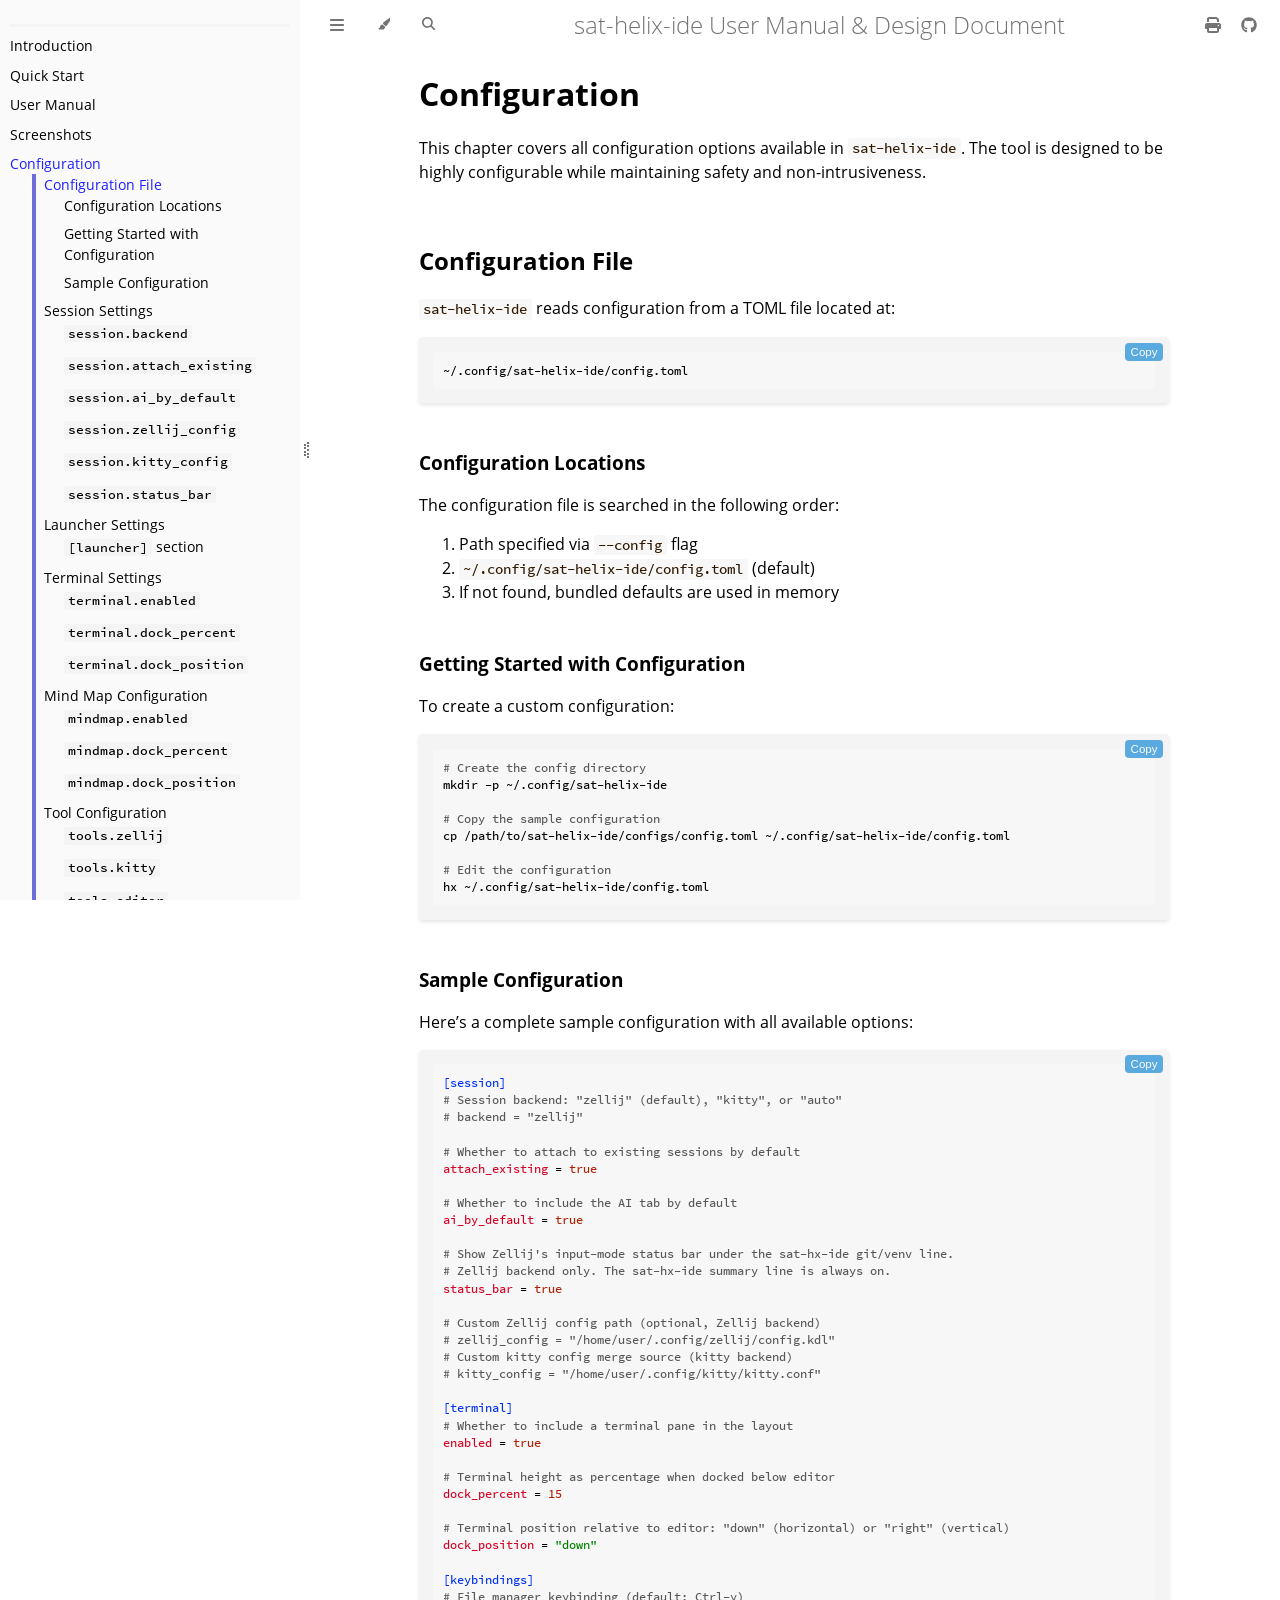
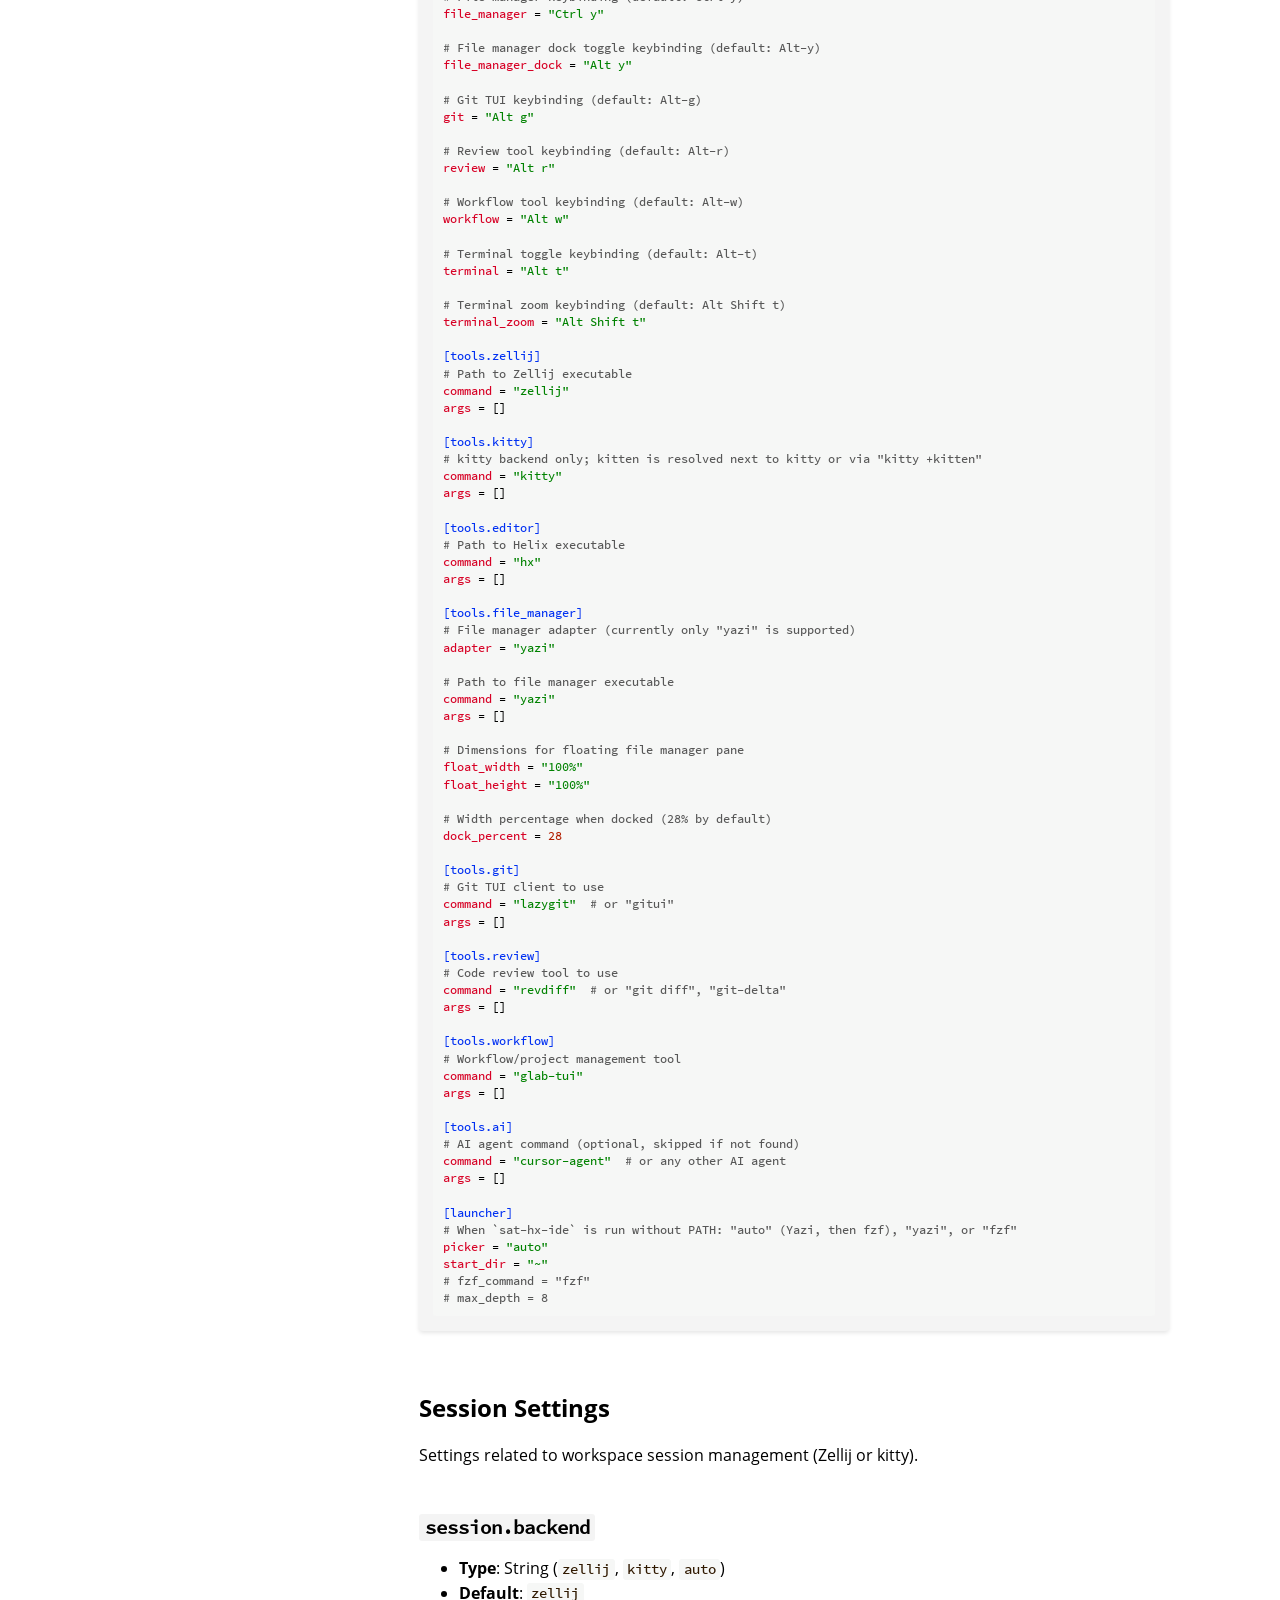
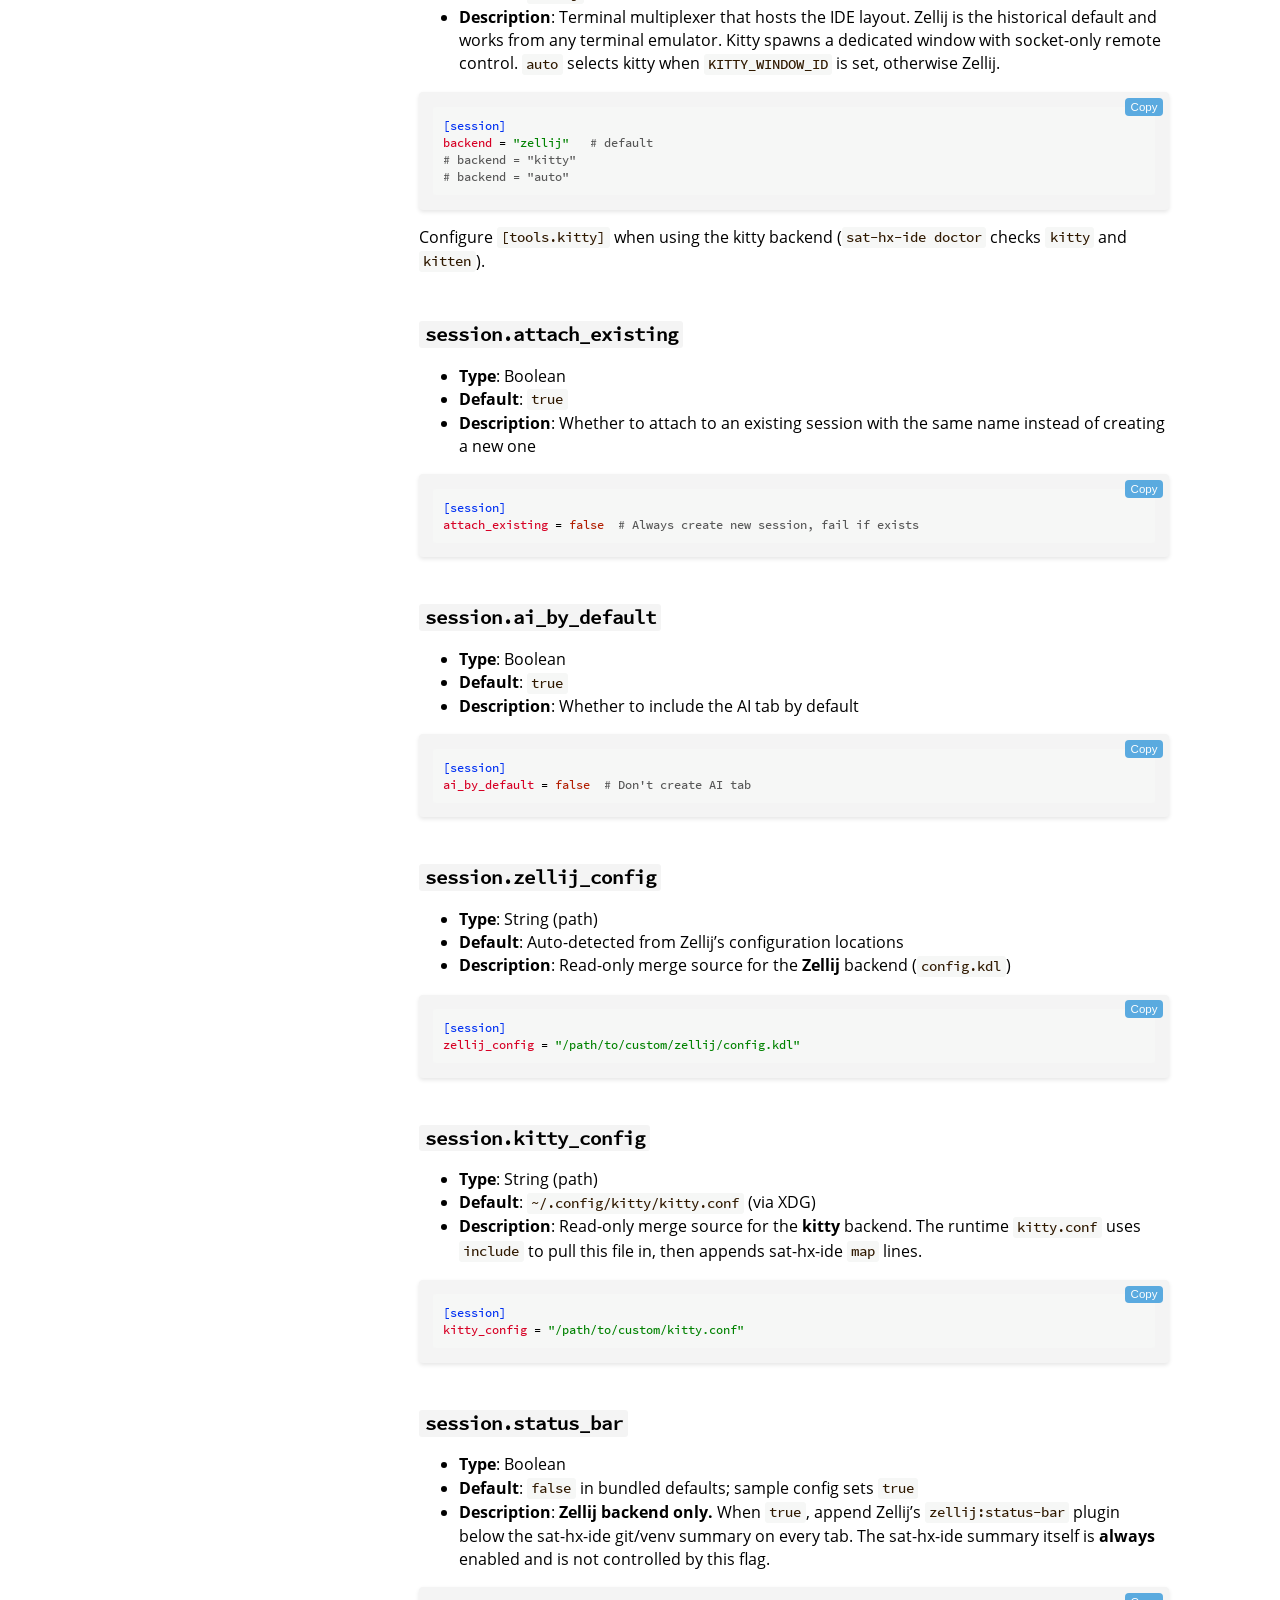
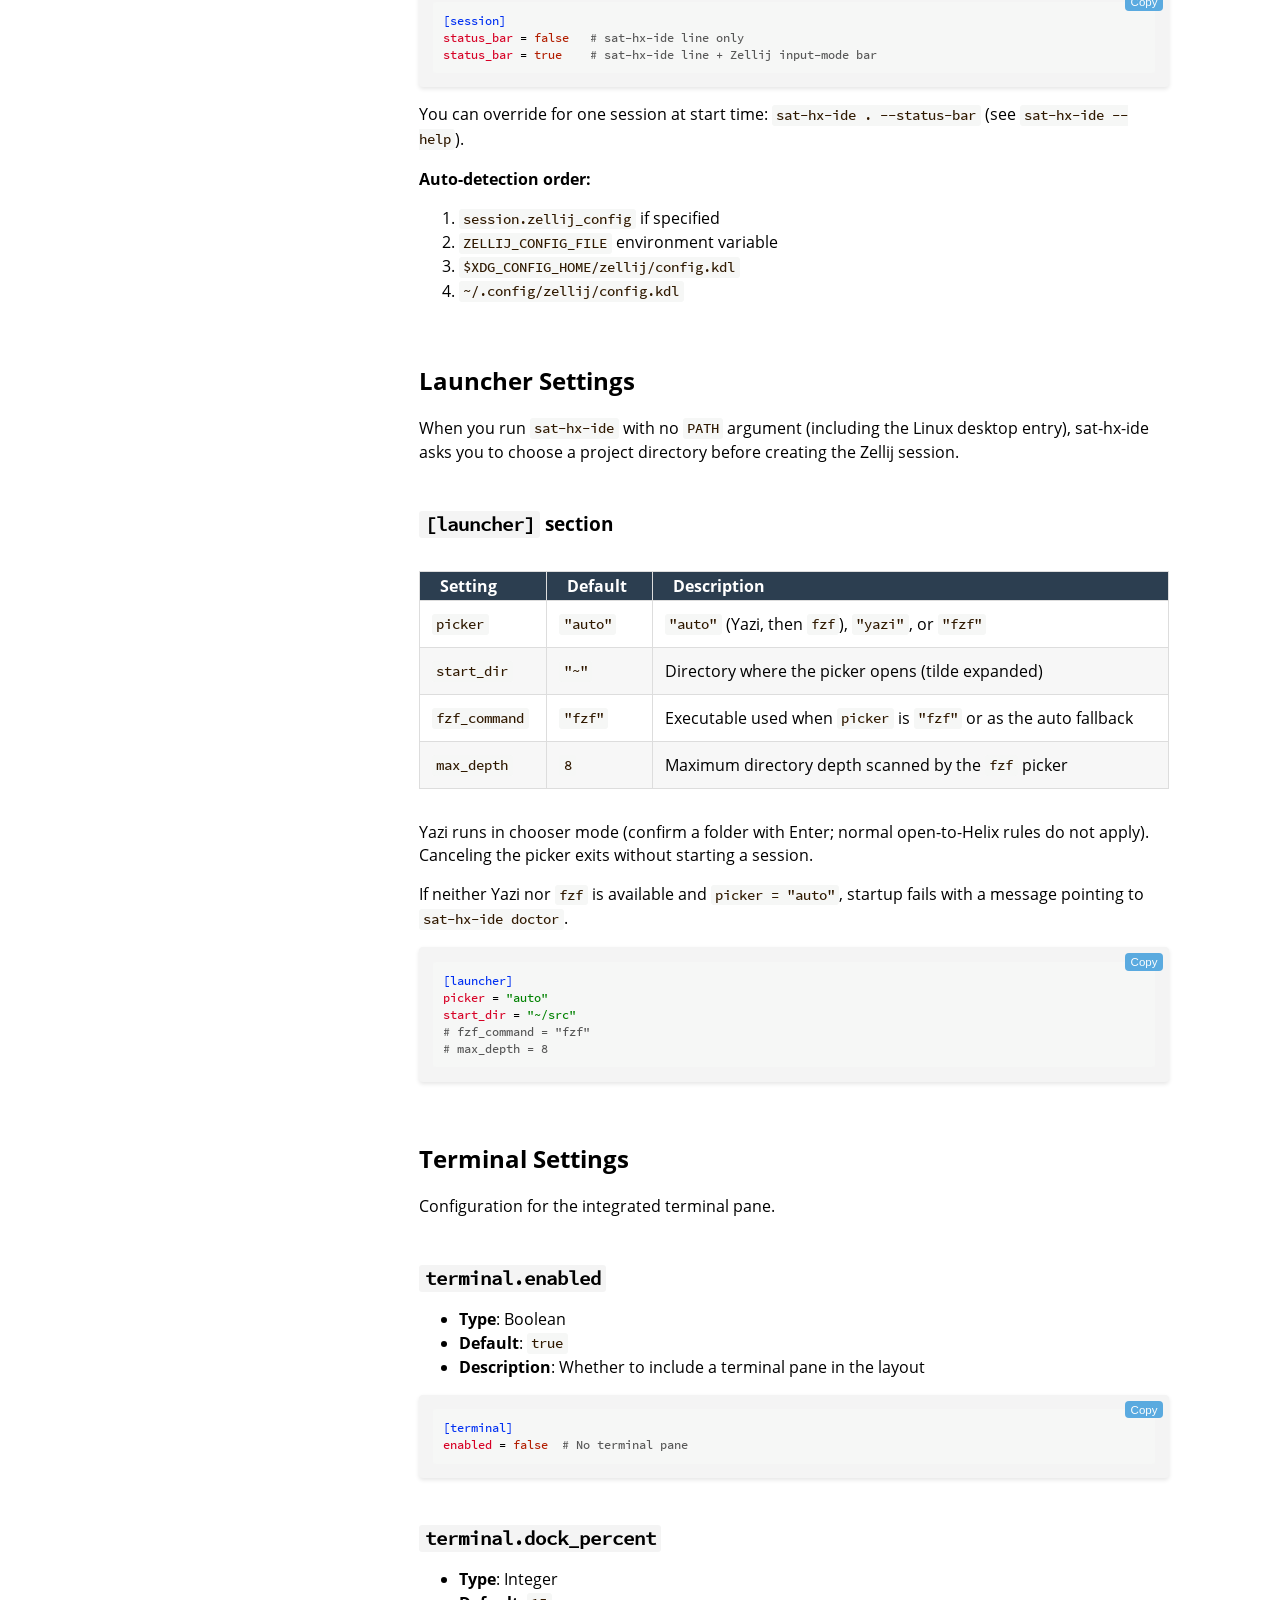
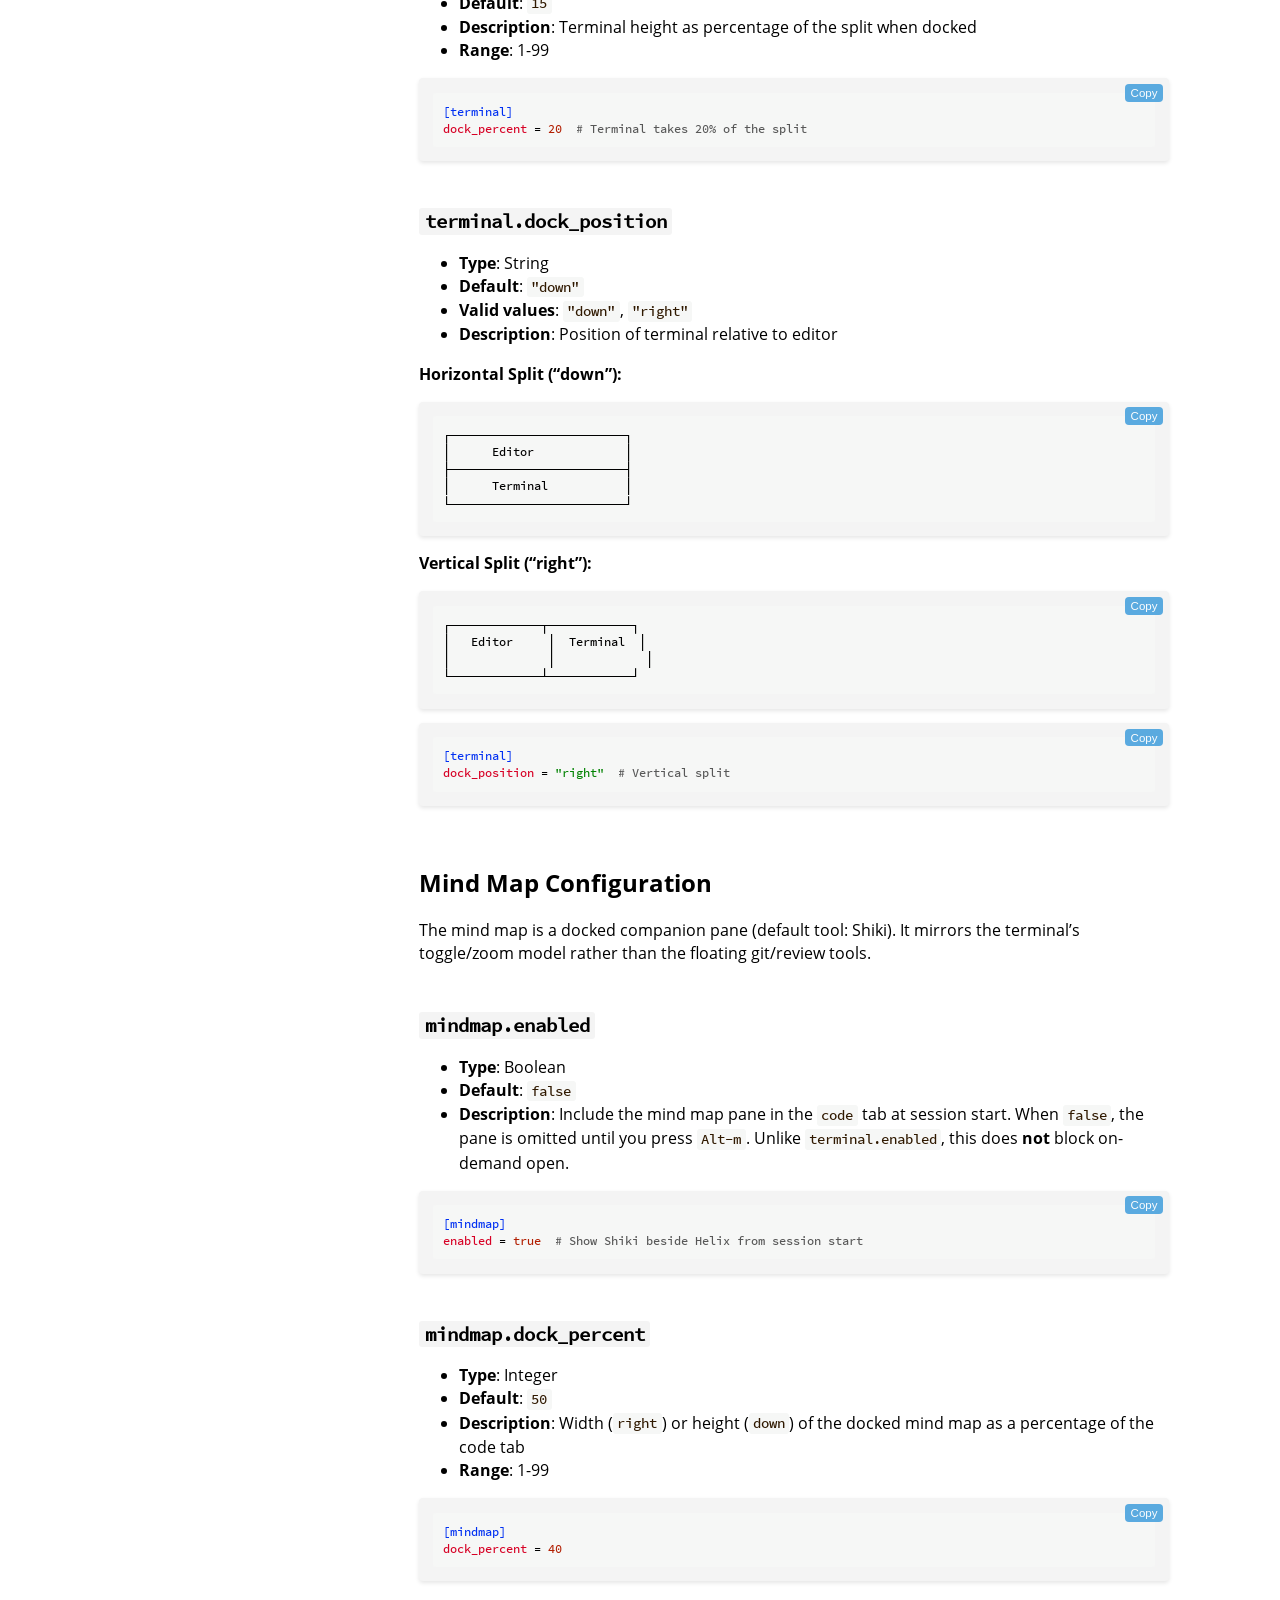
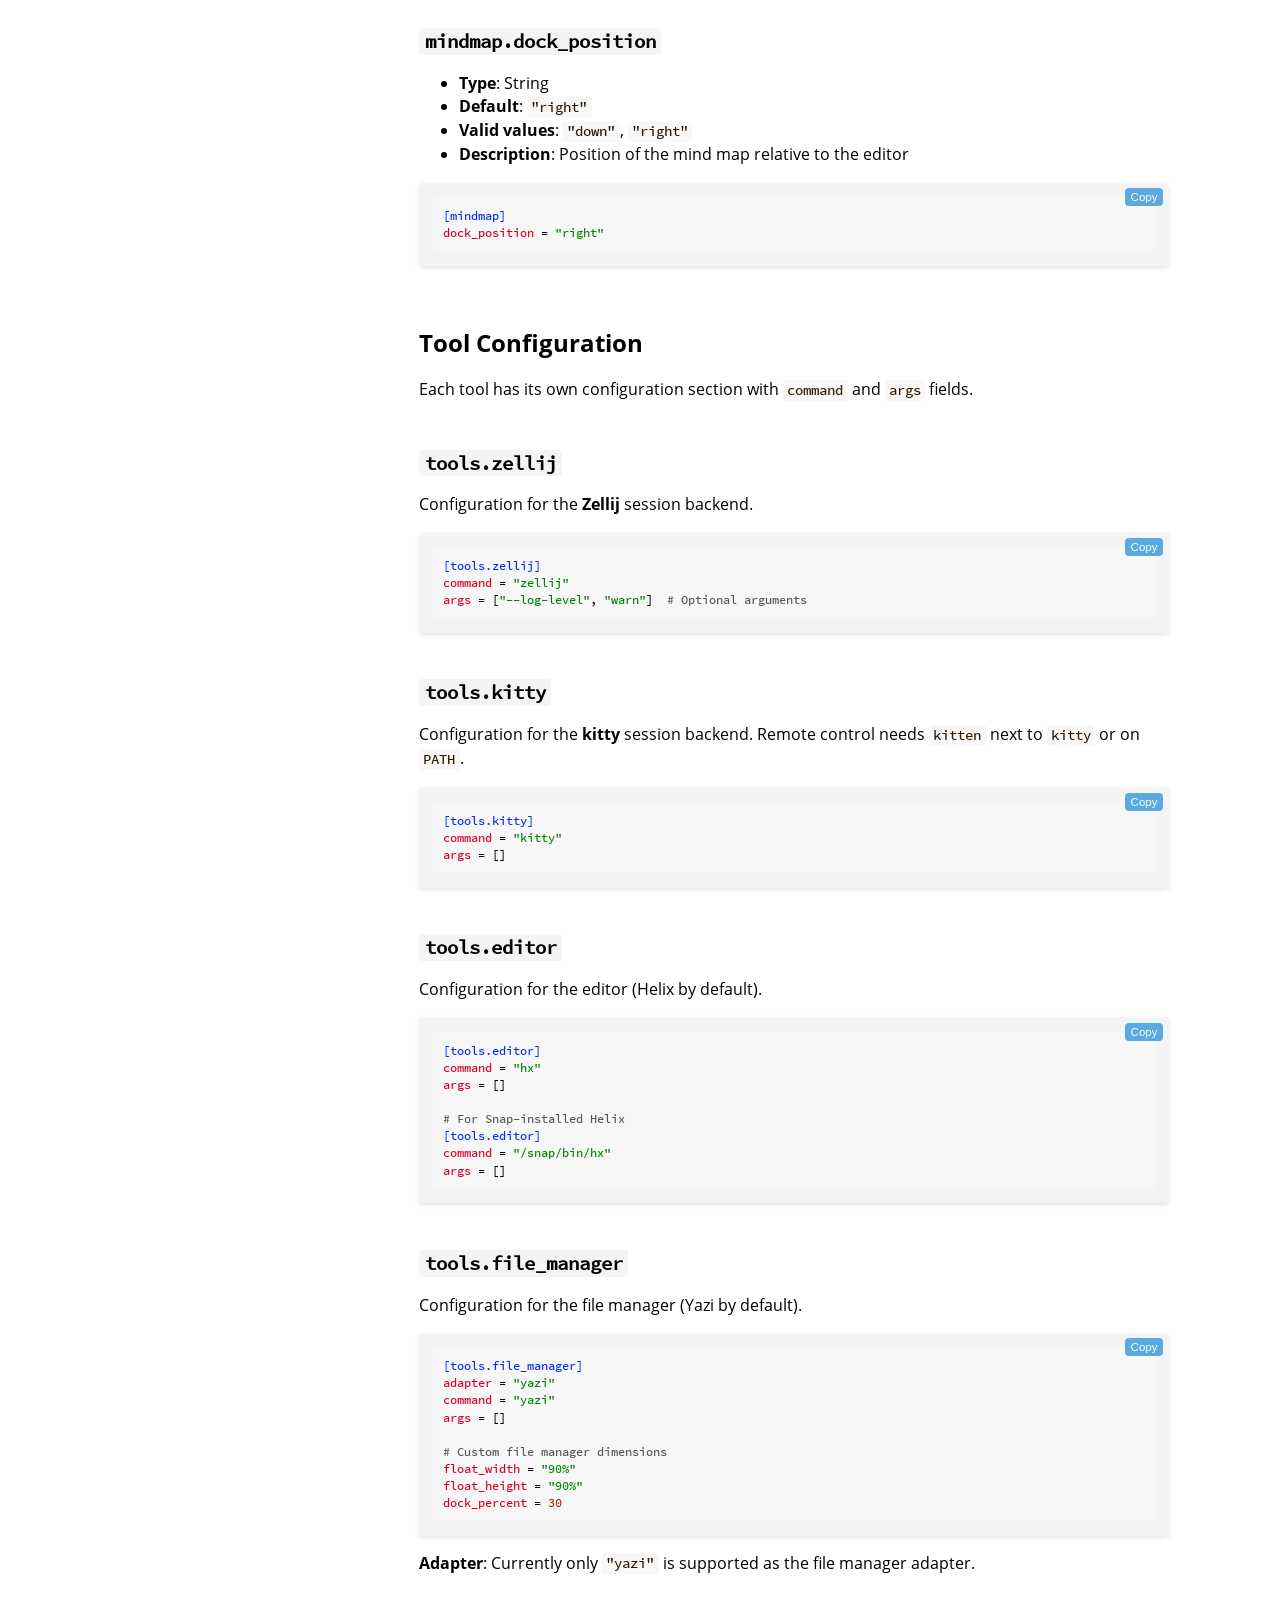
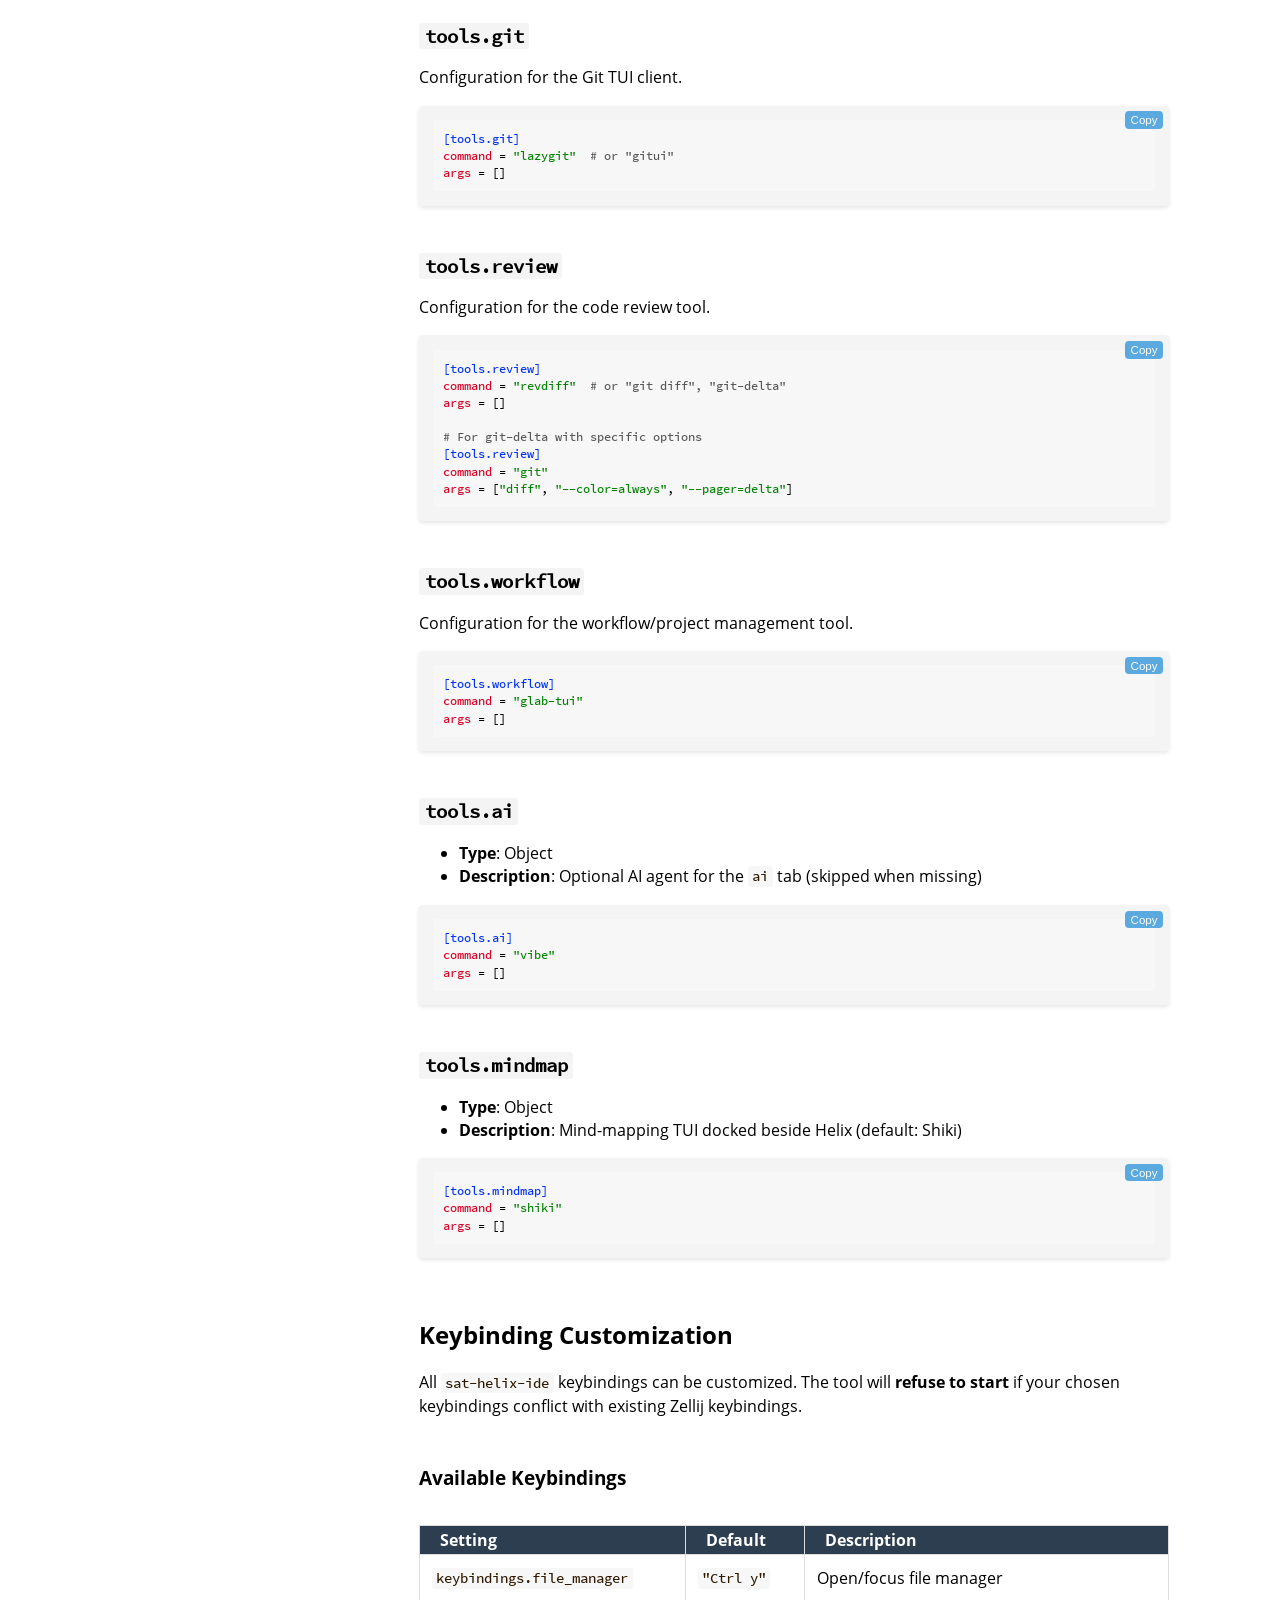
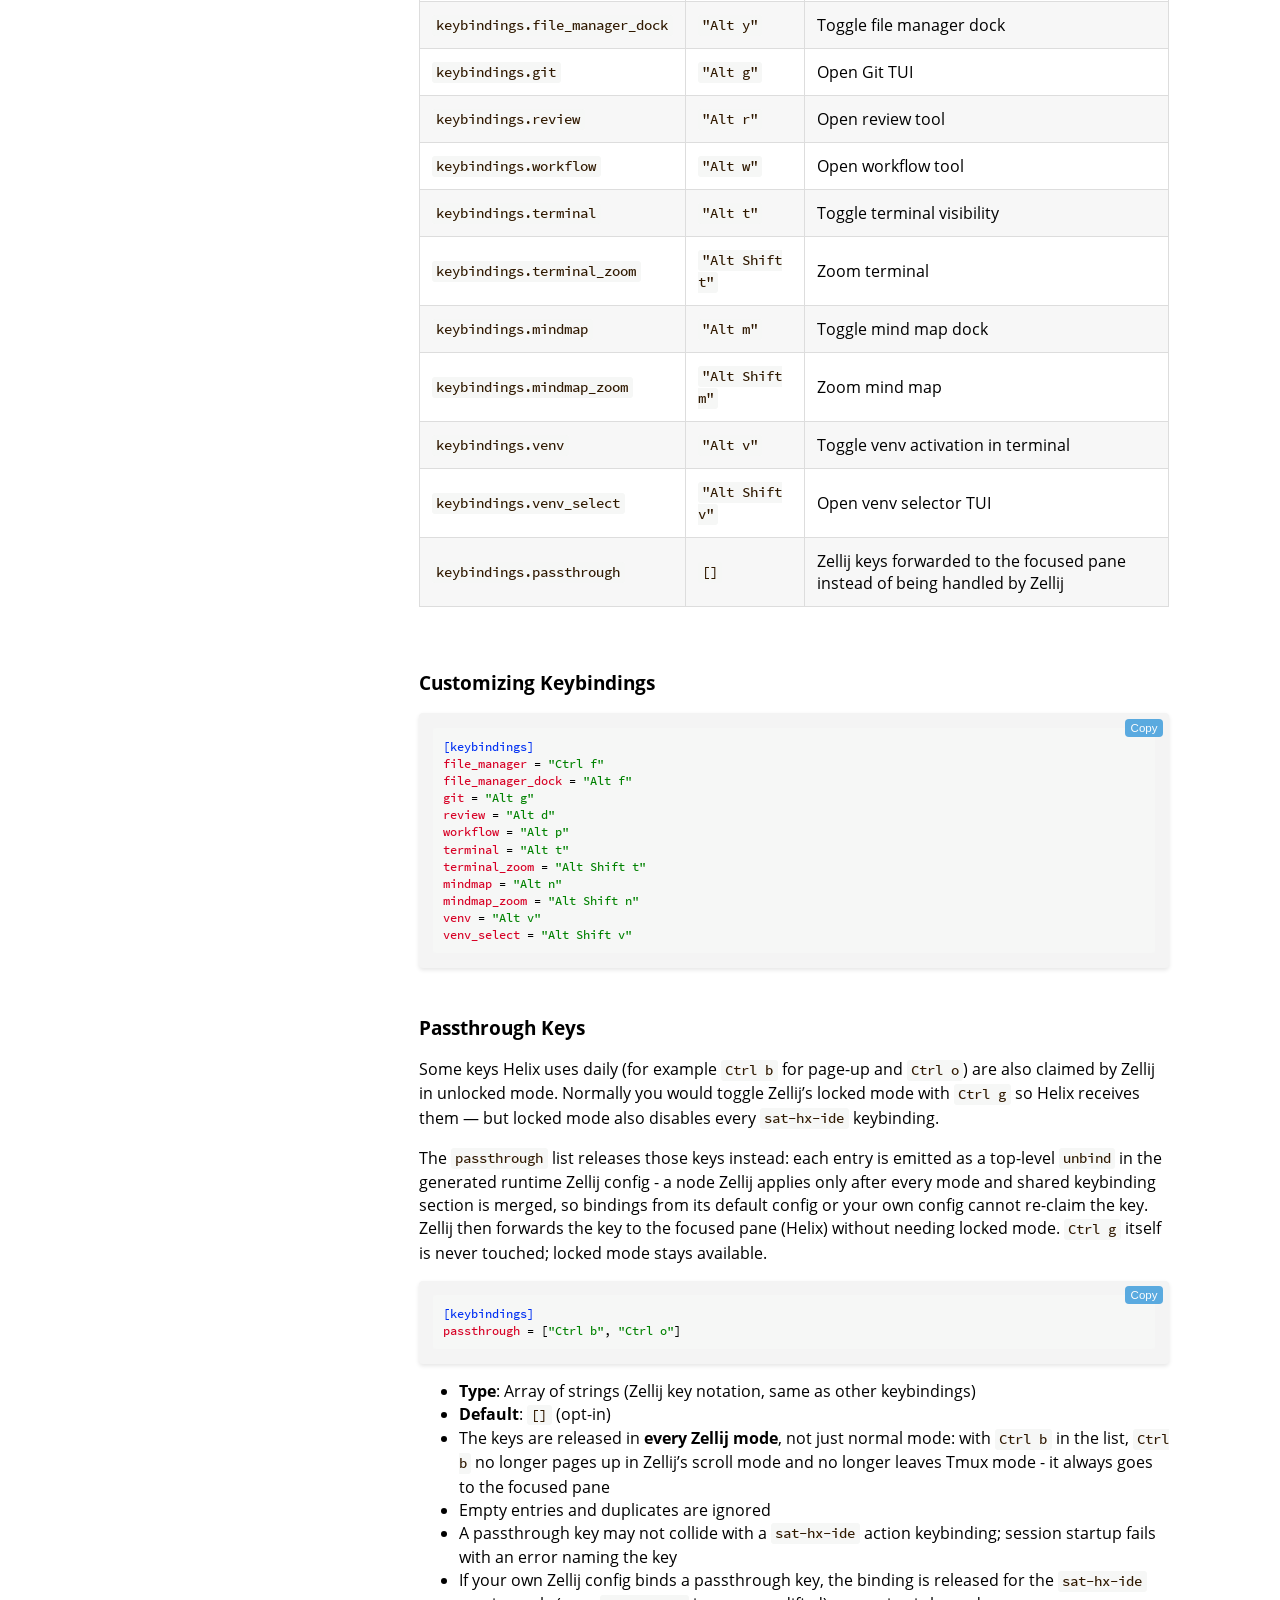
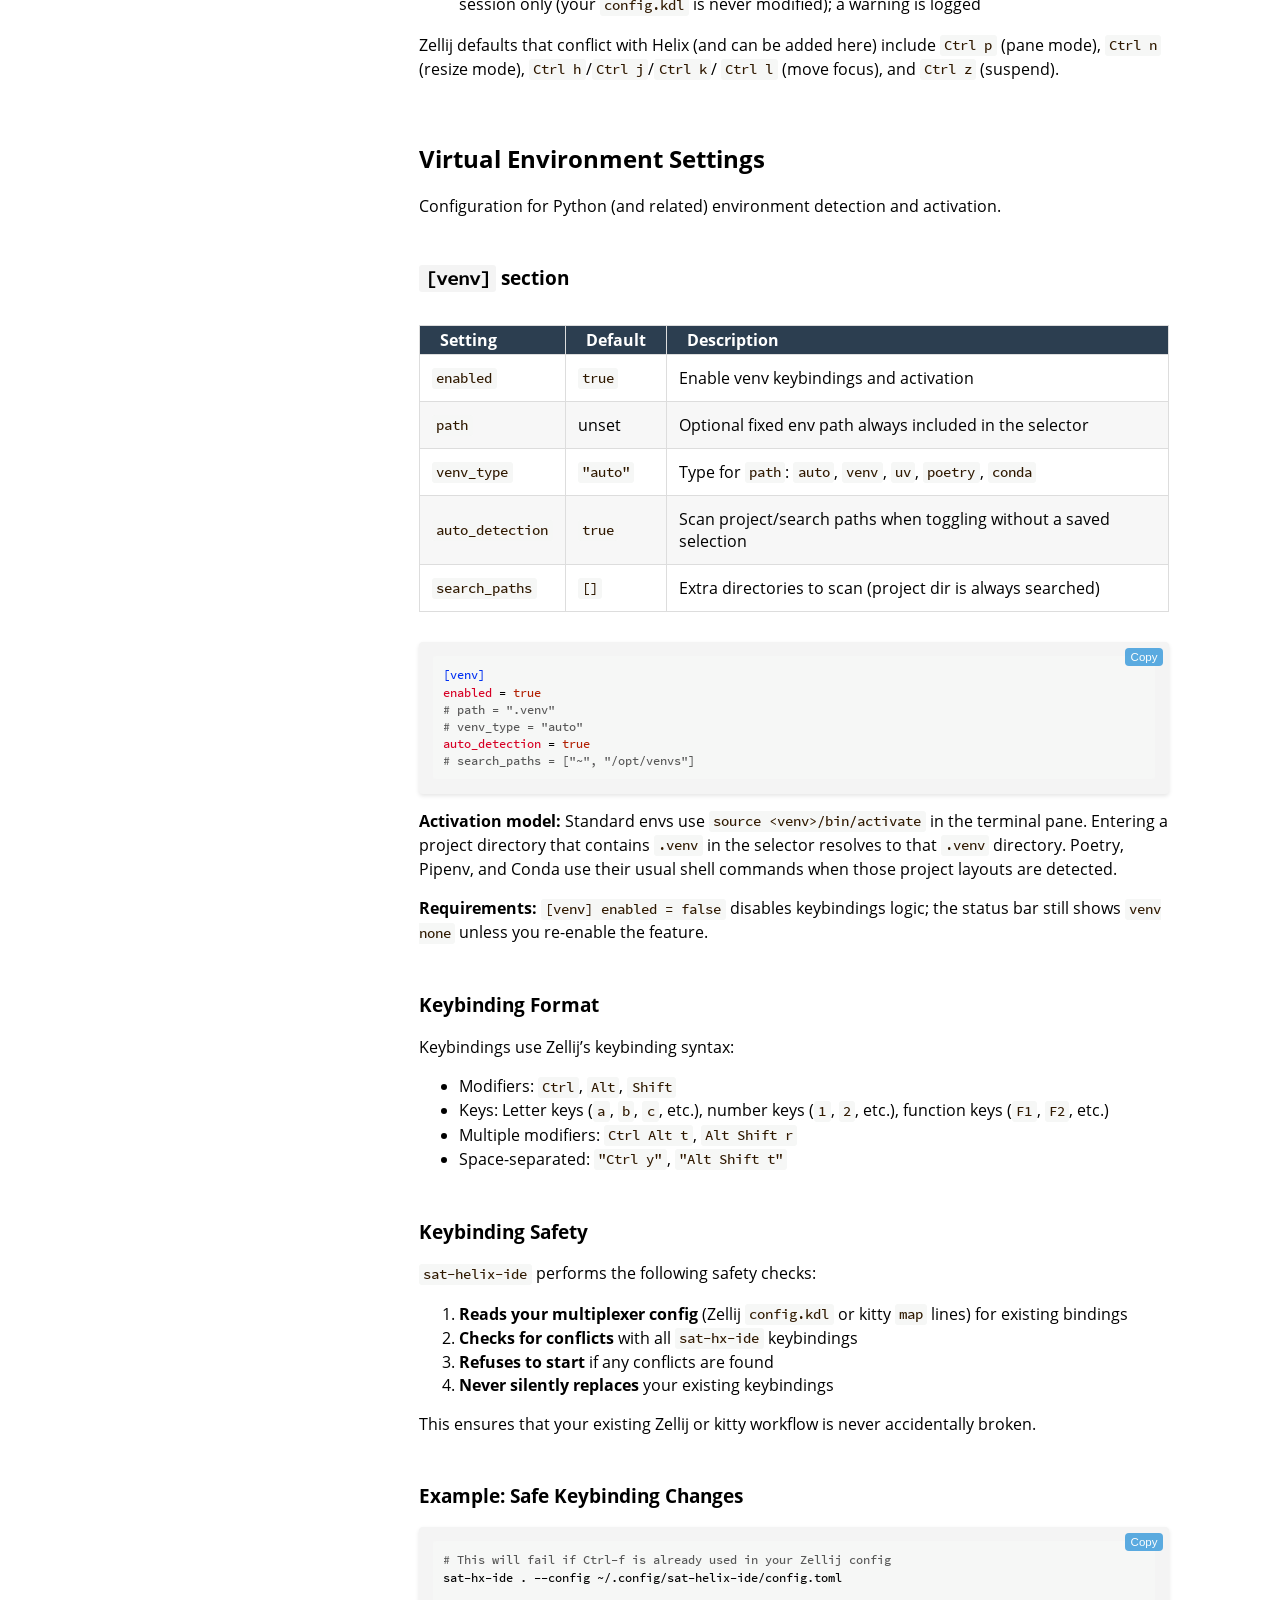
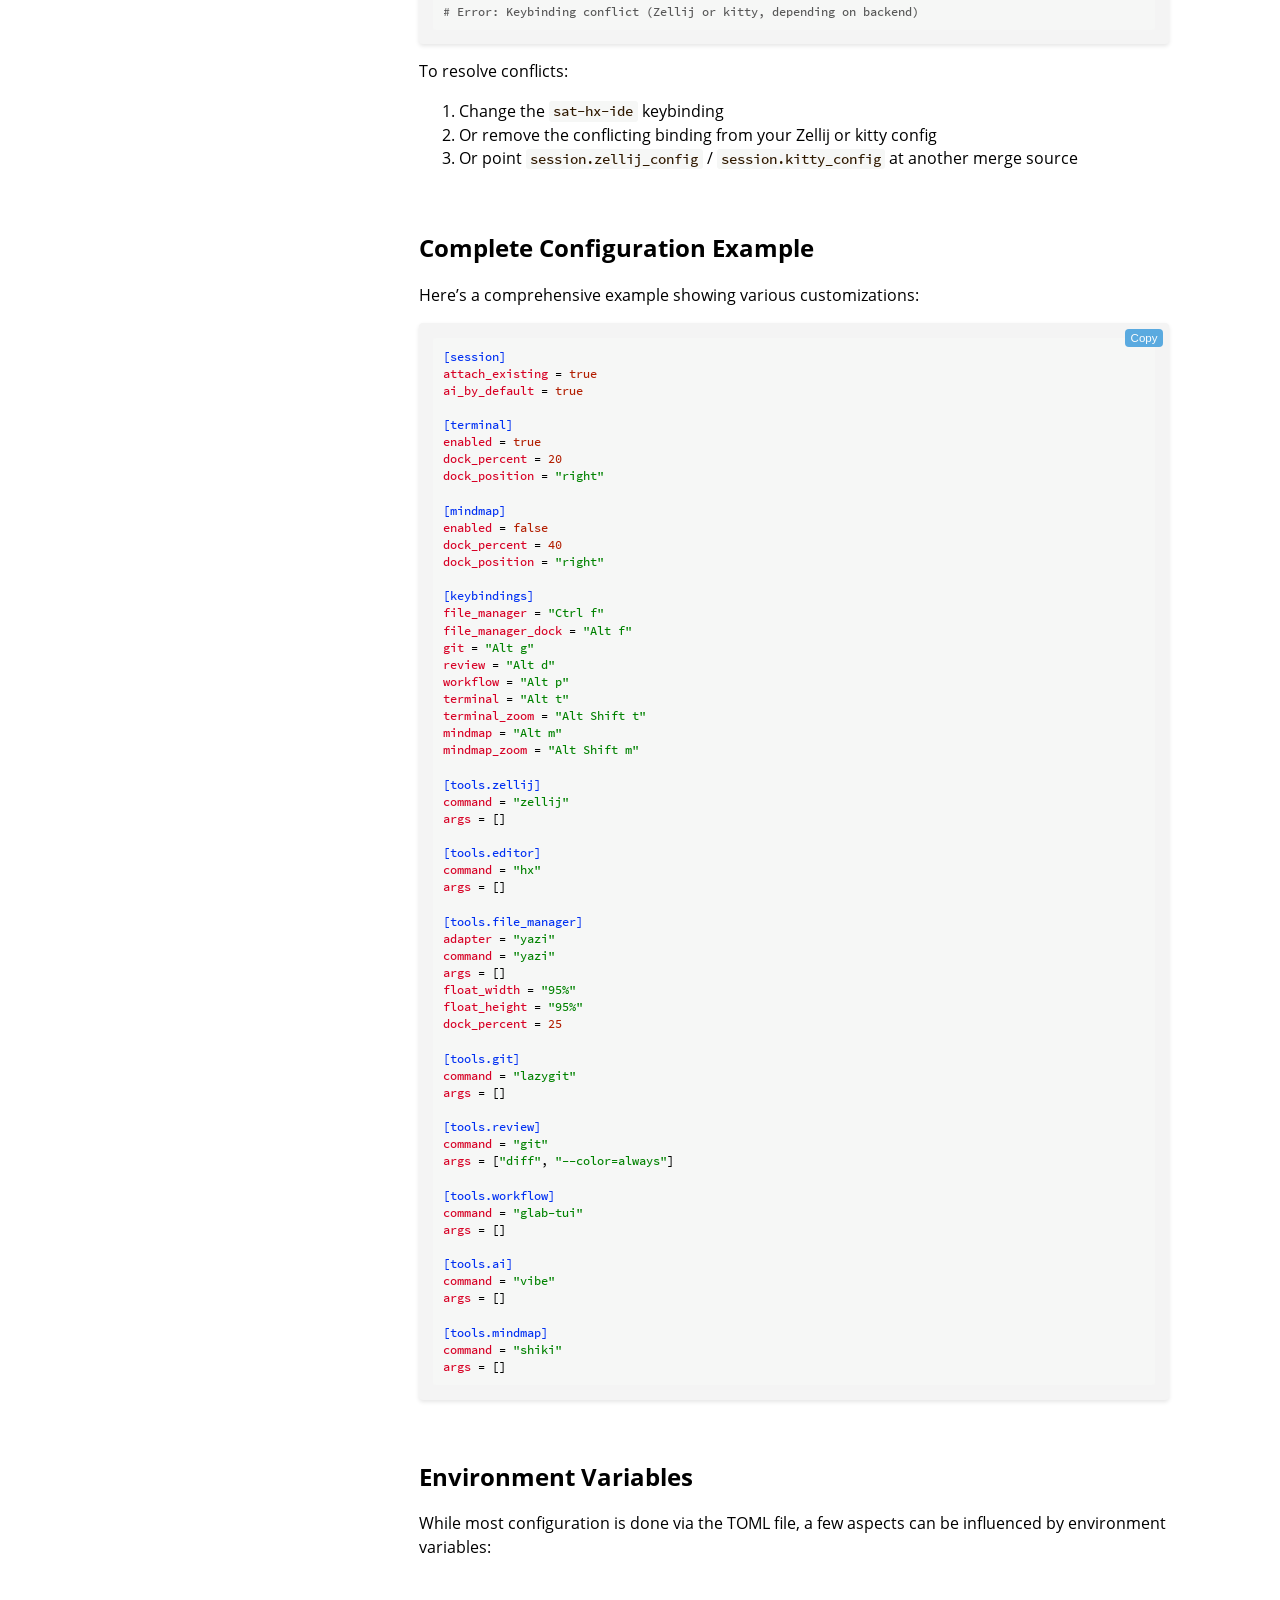
<file: configuration.html>
<!DOCTYPE HTML>
<html lang="en" class="light sidebar-visible" dir="ltr">
    <head>
        <!-- Book generated using mdBook -->
        <meta charset="UTF-8">
        <title>Configuration - sat-helix-ide User Manual &amp; Design Document</title>


        <!-- Custom HTML head -->

        <meta name="description" content="">
        <meta name="viewport" content="width=device-width, initial-scale=1">
        <meta name="theme-color" content="#ffffff">

        <link rel="icon" href="favicon-de23e50b.svg">
        <link rel="shortcut icon" href="favicon-8114d1fc.png">
        <link rel="stylesheet" href="css/variables-8adf115d.css">
        <link rel="stylesheet" href="css/general-e96d0476.css">
        <link rel="stylesheet" href="css/chrome-d279d366.css">
        <link rel="stylesheet" href="css/print-9e4910d8.css" media="print">

        <!-- Fonts -->
        <link rel="stylesheet" href="fonts/fonts-9644e21d.css">

        <!-- Highlight.js Stylesheets -->
        <link rel="stylesheet" id="mdbook-highlight-css" href="highlight-493f70e1.css">
        <link rel="stylesheet" id="mdbook-tomorrow-night-css" href="tomorrow-night-4c0ae647.css">
        <link rel="stylesheet" id="mdbook-ayu-highlight-css" href="ayu-highlight-3fdfc3ac.css">

        <!-- Custom theme stylesheets -->
        <link rel="stylesheet" href="theme/custom-e8ea0b06.css">


        <!-- Provide site root and default themes to javascript -->
        <script>
            const path_to_root = "";
            const default_light_theme = "light";
            const default_dark_theme = "navy";
            window.path_to_searchindex_js = "searchindex-0db075b6.js";
        </script>
        <!-- Start loading toc.js asap -->
        <script src="toc-26df6826.js"></script>
    </head>
    <body>
    <div id="mdbook-help-container">
        <div id="mdbook-help-popup">
            <h2 class="mdbook-help-title">Keyboard shortcuts</h2>
            <div>
                <p>Press <kbd>←</kbd> or <kbd>→</kbd> to navigate between chapters</p>
                <p>Press <kbd>S</kbd> or <kbd>/</kbd> to search in the book</p>
                <p>Press <kbd>?</kbd> to show this help</p>
                <p>Press <kbd>Esc</kbd> to hide this help</p>
            </div>
        </div>
    </div>
    <div id="mdbook-body-container">
        <!-- Work around some values being stored in localStorage wrapped in quotes -->
        <script>
            try {
                let theme = localStorage.getItem('mdbook-theme');
                let sidebar = localStorage.getItem('mdbook-sidebar');

                if (theme.startsWith('"') && theme.endsWith('"')) {
                    localStorage.setItem('mdbook-theme', theme.slice(1, theme.length - 1));
                }

                if (sidebar.startsWith('"') && sidebar.endsWith('"')) {
                    localStorage.setItem('mdbook-sidebar', sidebar.slice(1, sidebar.length - 1));
                }
            } catch (e) { }
        </script>

        <!-- Set the theme before any content is loaded, prevents flash -->
        <script>
            const default_theme = window.matchMedia("(prefers-color-scheme: dark)").matches ? default_dark_theme : default_light_theme;
            let theme;
            try { theme = localStorage.getItem('mdbook-theme'); } catch(e) { }
            if (theme === null || theme === undefined) { theme = default_theme; }
            const html = document.documentElement;
            html.classList.remove('light')
            html.classList.add(theme);
            html.classList.add("js");
        </script>

        <input type="checkbox" id="mdbook-sidebar-toggle-anchor" class="hidden">

        <!-- Hide / unhide sidebar before it is displayed -->
        <script>
            let sidebar = null;
            const sidebar_toggle = document.getElementById("mdbook-sidebar-toggle-anchor");
            if (document.body.clientWidth >= 1080) {
                try { sidebar = localStorage.getItem('mdbook-sidebar'); } catch(e) { }
                sidebar = sidebar || 'visible';
            } else {
                sidebar = 'hidden';
                sidebar_toggle.checked = false;
            }
            if (sidebar === 'visible') {
                sidebar_toggle.checked = true;
            } else {
                html.classList.remove('sidebar-visible');
            }
        </script>

        <nav id="mdbook-sidebar" class="sidebar" aria-label="Table of contents">
            <!-- populated by js -->
            <mdbook-sidebar-scrollbox class="sidebar-scrollbox"></mdbook-sidebar-scrollbox>
            <noscript>
                <iframe class="sidebar-iframe-outer" src="toc.html"></iframe>
            </noscript>
            <div id="mdbook-sidebar-resize-handle" class="sidebar-resize-handle">
                <div class="sidebar-resize-indicator"></div>
            </div>
        </nav>

        <div id="mdbook-page-wrapper" class="page-wrapper">

            <div class="page">
                <div id="mdbook-menu-bar-hover-placeholder"></div>
                <div id="mdbook-menu-bar" class="menu-bar sticky">
                    <div class="left-buttons">
                        <label id="mdbook-sidebar-toggle" class="icon-button" for="mdbook-sidebar-toggle-anchor" title="Toggle Table of Contents" aria-label="Toggle Table of Contents" aria-controls="mdbook-sidebar">
                            <span class=fa-svg><svg xmlns="http://www.w3.org/2000/svg" viewBox="0 0 448 512"><!--! Font Awesome Free 6.2.0 by @fontawesome - https://fontawesome.com License - https://fontawesome.com/license/free (Icons: CC BY 4.0, Fonts: SIL OFL 1.1, Code: MIT License) Copyright 2022 Fonticons, Inc. --><path d="M0 96C0 78.3 14.3 64 32 64H416c17.7 0 32 14.3 32 32s-14.3 32-32 32H32C14.3 128 0 113.7 0 96zM0 256c0-17.7 14.3-32 32-32H416c17.7 0 32 14.3 32 32s-14.3 32-32 32H32c-17.7 0-32-14.3-32-32zM448 416c0 17.7-14.3 32-32 32H32c-17.7 0-32-14.3-32-32s14.3-32 32-32H416c17.7 0 32 14.3 32 32z"/></svg></span>
                        </label>
                        <button id="mdbook-theme-toggle" class="icon-button" type="button" title="Change theme" aria-label="Change theme" aria-haspopup="true" aria-expanded="false" aria-controls="mdbook-theme-list">
                            <span class=fa-svg><svg xmlns="http://www.w3.org/2000/svg" viewBox="0 0 576 512"><!--! Font Awesome Free 6.2.0 by @fontawesome - https://fontawesome.com License - https://fontawesome.com/license/free (Icons: CC BY 4.0, Fonts: SIL OFL 1.1, Code: MIT License) Copyright 2022 Fonticons, Inc. --><path d="M371.3 367.1c27.3-3.9 51.9-19.4 67.2-42.9L600.2 74.1c12.6-19.5 9.4-45.3-7.6-61.2S549.7-4.4 531.1 9.6L294.4 187.2c-24 18-38.2 46.1-38.4 76.1L371.3 367.1zm-19.6 25.4l-116-104.4C175.9 290.3 128 339.6 128 400c0 3.9 .2 7.8 .6 11.6c1.8 17.5-10.2 36.4-27.8 36.4H96c-17.7 0-32 14.3-32 32s14.3 32 32 32H240c61.9 0 112-50.1 112-112c0-2.5-.1-5-.2-7.5z"/></svg></span>
                        </button>
                        <ul id="mdbook-theme-list" class="theme-popup" aria-label="Themes" role="menu">
                            <li role="none"><button role="menuitem" class="theme" id="mdbook-theme-default_theme">Auto</button></li>
                            <li role="none"><button role="menuitem" class="theme" id="mdbook-theme-light">Light</button></li>
                            <li role="none"><button role="menuitem" class="theme" id="mdbook-theme-rust">Rust</button></li>
                            <li role="none"><button role="menuitem" class="theme" id="mdbook-theme-coal">Coal</button></li>
                            <li role="none"><button role="menuitem" class="theme" id="mdbook-theme-navy">Navy</button></li>
                            <li role="none"><button role="menuitem" class="theme" id="mdbook-theme-ayu">Ayu</button></li>
                        </ul>
                        <button id="mdbook-search-toggle" class="icon-button" type="button" title="Search (`/`)" aria-label="Toggle Searchbar" aria-expanded="false" aria-keyshortcuts="/ s" aria-controls="mdbook-searchbar">
                            <span class=fa-svg><svg xmlns="http://www.w3.org/2000/svg" viewBox="0 0 512 512"><!--! Font Awesome Free 6.2.0 by @fontawesome - https://fontawesome.com License - https://fontawesome.com/license/free (Icons: CC BY 4.0, Fonts: SIL OFL 1.1, Code: MIT License) Copyright 2022 Fonticons, Inc. --><path d="M416 208c0 45.9-14.9 88.3-40 122.7L502.6 457.4c12.5 12.5 12.5 32.8 0 45.3s-32.8 12.5-45.3 0L330.7 376c-34.4 25.2-76.8 40-122.7 40C93.1 416 0 322.9 0 208S93.1 0 208 0S416 93.1 416 208zM208 352c79.5 0 144-64.5 144-144s-64.5-144-144-144S64 128.5 64 208s64.5 144 144 144z"/></svg></span>
                        </button>
                    </div>

                    <h1 class="menu-title">sat-helix-ide User Manual &amp; Design Document</h1>

                    <div class="right-buttons">
                        <a href="print.html" title="Print this book" aria-label="Print this book">
                            <span class=fa-svg id="print-button"><svg xmlns="http://www.w3.org/2000/svg" viewBox="0 0 512 512"><!--! Font Awesome Free 6.2.0 by @fontawesome - https://fontawesome.com License - https://fontawesome.com/license/free (Icons: CC BY 4.0, Fonts: SIL OFL 1.1, Code: MIT License) Copyright 2022 Fonticons, Inc. --><path d="M128 0C92.7 0 64 28.7 64 64v96h64V64H354.7L384 93.3V160h64V93.3c0-17-6.7-33.3-18.7-45.3L400 18.7C388 6.7 371.7 0 354.7 0H128zM384 352v32 64H128V384 368 352H384zm64 32h32c17.7 0 32-14.3 32-32V256c0-35.3-28.7-64-64-64H64c-35.3 0-64 28.7-64 64v96c0 17.7 14.3 32 32 32H64v64c0 35.3 28.7 64 64 64H384c35.3 0 64-28.7 64-64V384zm-16-88c-13.3 0-24-10.7-24-24s10.7-24 24-24s24 10.7 24 24s-10.7 24-24 24z"/></svg></span>
                        </a>
                        <a href="https://github.com/vlevasseur073/sat-helix-ide" title="Git repository" aria-label="Git repository">
                            <span class=fa-svg><svg xmlns="http://www.w3.org/2000/svg" viewBox="0 0 496 512"><!--! Font Awesome Free 6.2.0 by @fontawesome - https://fontawesome.com License - https://fontawesome.com/license/free (Icons: CC BY 4.0, Fonts: SIL OFL 1.1, Code: MIT License) Copyright 2022 Fonticons, Inc. --><path d="M165.9 397.4c0 2-2.3 3.6-5.2 3.6-3.3.3-5.6-1.3-5.6-3.6 0-2 2.3-3.6 5.2-3.6 3-.3 5.6 1.3 5.6 3.6zm-31.1-4.5c-.7 2 1.3 4.3 4.3 4.9 2.6 1 5.6 0 6.2-2s-1.3-4.3-4.3-5.2c-2.6-.7-5.5.3-6.2 2.3zm44.2-1.7c-2.9.7-4.9 2.6-4.6 4.9.3 2 2.9 3.3 5.9 2.6 2.9-.7 4.9-2.6 4.6-4.6-.3-1.9-3-3.2-5.9-2.9zM244.8 8C106.1 8 0 113.3 0 252c0 110.9 69.8 205.8 169.5 239.2 12.8 2.3 17.3-5.6 17.3-12.1 0-6.2-.3-40.4-.3-61.4 0 0-70 15-84.7-29.8 0 0-11.4-29.1-27.8-36.6 0 0-22.9-15.7 1.6-15.4 0 0 24.9 2 38.6 25.8 21.9 38.6 58.6 27.5 72.9 20.9 2.3-16 8.8-27.1 16-33.7-55.9-6.2-112.3-14.3-112.3-110.5 0-27.5 7.6-41.3 23.6-58.9-2.6-6.5-11.1-33.3 2.6-67.9 20.9-6.5 69 27 69 27 20-5.6 41.5-8.5 62.8-8.5s42.8 2.9 62.8 8.5c0 0 48.1-33.6 69-27 13.7 34.7 5.2 61.4 2.6 67.9 16 17.7 25.8 31.5 25.8 58.9 0 96.5-58.9 104.2-114.8 110.5 9.2 7.9 17 22.9 17 46.4 0 33.7-.3 75.4-.3 83.6 0 6.5 4.6 14.4 17.3 12.1C428.2 457.8 496 362.9 496 252 496 113.3 383.5 8 244.8 8zM97.2 352.9c-1.3 1-1 3.3.7 5.2 1.6 1.6 3.9 2.3 5.2 1 1.3-1 1-3.3-.7-5.2-1.6-1.6-3.9-2.3-5.2-1zm-10.8-8.1c-.7 1.3.3 2.9 2.3 3.9 1.6 1 3.6.7 4.3-.7.7-1.3-.3-2.9-2.3-3.9-2-.6-3.6-.3-4.3.7zm32.4 35.6c-1.6 1.3-1 4.3 1.3 6.2 2.3 2.3 5.2 2.6 6.5 1 1.3-1.3.7-4.3-1.3-6.2-2.2-2.3-5.2-2.6-6.5-1zm-11.4-14.7c-1.6 1-1.6 3.6 0 5.9 1.6 2.3 4.3 3.3 5.6 2.3 1.6-1.3 1.6-3.9 0-6.2-1.4-2.3-4-3.3-5.6-2z"/></svg></span>
                        </a>

                    </div>
                </div>

                <div id="mdbook-search-wrapper" class="hidden">
                    <form id="mdbook-searchbar-outer" class="searchbar-outer">
                        <div class="search-wrapper">
                            <input type="search" id="mdbook-searchbar" name="searchbar" placeholder="Search this book ..." aria-controls="mdbook-searchresults-outer" aria-describedby="searchresults-header">
                            <div class="spinner-wrapper">
                                <span class=fa-svg id="fa-spin"><svg xmlns="http://www.w3.org/2000/svg" viewBox="0 0 512 512"><!--! Font Awesome Free 6.2.0 by @fontawesome - https://fontawesome.com License - https://fontawesome.com/license/free (Icons: CC BY 4.0, Fonts: SIL OFL 1.1, Code: MIT License) Copyright 2022 Fonticons, Inc. --><path d="M304 48c0-26.5-21.5-48-48-48s-48 21.5-48 48s21.5 48 48 48s48-21.5 48-48zm0 416c0-26.5-21.5-48-48-48s-48 21.5-48 48s21.5 48 48 48s48-21.5 48-48zM48 304c26.5 0 48-21.5 48-48s-21.5-48-48-48s-48 21.5-48 48s21.5 48 48 48zm464-48c0-26.5-21.5-48-48-48s-48 21.5-48 48s21.5 48 48 48s48-21.5 48-48zM142.9 437c18.7-18.7 18.7-49.1 0-67.9s-49.1-18.7-67.9 0s-18.7 49.1 0 67.9s49.1 18.7 67.9 0zm0-294.2c18.7-18.7 18.7-49.1 0-67.9S93.7 56.2 75 75s-18.7 49.1 0 67.9s49.1 18.7 67.9 0zM369.1 437c18.7 18.7 49.1 18.7 67.9 0s18.7-49.1 0-67.9s-49.1-18.7-67.9 0s-18.7 49.1 0 67.9z"/></svg></span>
                            </div>
                        </div>
                    </form>
                    <div id="mdbook-searchresults-outer" class="searchresults-outer hidden">
                        <div id="mdbook-searchresults-header" class="searchresults-header"></div>
                        <ul id="mdbook-searchresults">
                        </ul>
                    </div>
                </div>

                <!-- Apply ARIA attributes after the sidebar and the sidebar toggle button are added to the DOM -->
                <script>
                    document.getElementById('mdbook-sidebar-toggle').setAttribute('aria-expanded', sidebar === 'visible');
                    document.getElementById('mdbook-sidebar').setAttribute('aria-hidden', sidebar !== 'visible');
                    Array.from(document.querySelectorAll('#mdbook-sidebar a')).forEach(function(link) {
                        link.setAttribute('tabIndex', sidebar === 'visible' ? 0 : -1);
                    });
                </script>

                <div id="mdbook-content" class="content">
                    <main>
                        <h1 id="configuration"><a class="header" href="#configuration">Configuration</a></h1>
<p>This chapter covers all configuration options available in <code>sat-helix-ide</code>. The tool is designed to be highly configurable while maintaining safety and non-intrusiveness.</p>
<h2 id="configuration-file"><a class="header" href="#configuration-file">Configuration File</a></h2>
<p><code>sat-helix-ide</code> reads configuration from a TOML file located at:</p>
<pre><code class="language-text">~/.config/sat-helix-ide/config.toml
</code></pre>
<h3 id="configuration-locations"><a class="header" href="#configuration-locations">Configuration Locations</a></h3>
<p>The configuration file is searched in the following order:</p>
<ol>
<li>Path specified via <code>--config</code> flag</li>
<li><code>~/.config/sat-helix-ide/config.toml</code> (default)</li>
<li>If not found, bundled defaults are used in memory</li>
</ol>
<h3 id="getting-started-with-configuration"><a class="header" href="#getting-started-with-configuration">Getting Started with Configuration</a></h3>
<p>To create a custom configuration:</p>
<pre><code class="language-bash"># Create the config directory
mkdir -p ~/.config/sat-helix-ide

# Copy the sample configuration
cp /path/to/sat-helix-ide/configs/config.toml ~/.config/sat-helix-ide/config.toml

# Edit the configuration
hx ~/.config/sat-helix-ide/config.toml
</code></pre>
<h3 id="sample-configuration"><a class="header" href="#sample-configuration">Sample Configuration</a></h3>
<p>Here’s a complete sample configuration with all available options:</p>
<pre><code class="language-toml">[session]
# Session backend: "zellij" (default), "kitty", or "auto"
# backend = "zellij"

# Whether to attach to existing sessions by default
attach_existing = true

# Whether to include the AI tab by default
ai_by_default = true

# Show Zellij's input-mode status bar under the sat-hx-ide git/venv line.
# Zellij backend only. The sat-hx-ide summary line is always on.
status_bar = true

# Custom Zellij config path (optional, Zellij backend)
# zellij_config = "/home/user/.config/zellij/config.kdl"
# Custom kitty config merge source (kitty backend)
# kitty_config = "/home/user/.config/kitty/kitty.conf"

[terminal]
# Whether to include a terminal pane in the layout
enabled = true

# Terminal height as percentage when docked below editor
dock_percent = 15

# Terminal position relative to editor: "down" (horizontal) or "right" (vertical)
dock_position = "down"

[keybindings]
# File manager keybinding (default: Ctrl-y)
file_manager = "Ctrl y"

# File manager dock toggle keybinding (default: Alt-y)
file_manager_dock = "Alt y"

# Git TUI keybinding (default: Alt-g)
git = "Alt g"

# Review tool keybinding (default: Alt-r)
review = "Alt r"

# Workflow tool keybinding (default: Alt-w)
workflow = "Alt w"

# Terminal toggle keybinding (default: Alt-t)
terminal = "Alt t"

# Terminal zoom keybinding (default: Alt Shift t)
terminal_zoom = "Alt Shift t"

[tools.zellij]
# Path to Zellij executable
command = "zellij"
args = []

[tools.kitty]
# kitty backend only; kitten is resolved next to kitty or via "kitty +kitten"
command = "kitty"
args = []

[tools.editor]
# Path to Helix executable
command = "hx"
args = []

[tools.file_manager]
# File manager adapter (currently only "yazi" is supported)
adapter = "yazi"

# Path to file manager executable
command = "yazi"
args = []

# Dimensions for floating file manager pane
float_width = "100%"
float_height = "100%"

# Width percentage when docked (28% by default)
dock_percent = 28

[tools.git]
# Git TUI client to use
command = "lazygit"  # or "gitui"
args = []

[tools.review]
# Code review tool to use
command = "revdiff"  # or "git diff", "git-delta"
args = []

[tools.workflow]
# Workflow/project management tool
command = "glab-tui"
args = []

[tools.ai]
# AI agent command (optional, skipped if not found)
command = "cursor-agent"  # or any other AI agent
args = []

[launcher]
# When `sat-hx-ide` is run without PATH: "auto" (Yazi, then fzf), "yazi", or "fzf"
picker = "auto"
start_dir = "~"
# fzf_command = "fzf"
# max_depth = 8
</code></pre>
<h2 id="session-settings"><a class="header" href="#session-settings">Session Settings</a></h2>
<p>Settings related to workspace session management (Zellij or kitty).</p>
<h3 id="sessionbackend"><a class="header" href="#sessionbackend"><code>session.backend</code></a></h3>
<ul>
<li><strong>Type</strong>: String (<code>zellij</code>, <code>kitty</code>, <code>auto</code>)</li>
<li><strong>Default</strong>: <code>zellij</code></li>
<li><strong>Description</strong>: Terminal multiplexer that hosts the IDE layout. Zellij is the historical default and works from any terminal emulator. Kitty spawns a dedicated window with socket-only remote control. <code>auto</code> selects kitty when <code>KITTY_WINDOW_ID</code> is set, otherwise Zellij.</li>
</ul>
<pre><code class="language-toml">[session]
backend = "zellij"   # default
# backend = "kitty"
# backend = "auto"
</code></pre>
<p>Configure <code>[tools.kitty]</code> when using the kitty backend (<code>sat-hx-ide doctor</code> checks <code>kitty</code> and <code>kitten</code>).</p>
<h3 id="sessionattach_existing"><a class="header" href="#sessionattach_existing"><code>session.attach_existing</code></a></h3>
<ul>
<li><strong>Type</strong>: Boolean</li>
<li><strong>Default</strong>: <code>true</code></li>
<li><strong>Description</strong>: Whether to attach to an existing session with the same name instead of creating a new one</li>
</ul>
<pre><code class="language-toml">[session]
attach_existing = false  # Always create new session, fail if exists
</code></pre>
<h3 id="sessionai_by_default"><a class="header" href="#sessionai_by_default"><code>session.ai_by_default</code></a></h3>
<ul>
<li><strong>Type</strong>: Boolean</li>
<li><strong>Default</strong>: <code>true</code></li>
<li><strong>Description</strong>: Whether to include the AI tab by default</li>
</ul>
<pre><code class="language-toml">[session]
ai_by_default = false  # Don't create AI tab
</code></pre>
<h3 id="sessionzellij_config"><a class="header" href="#sessionzellij_config"><code>session.zellij_config</code></a></h3>
<ul>
<li><strong>Type</strong>: String (path)</li>
<li><strong>Default</strong>: Auto-detected from Zellij’s configuration locations</li>
<li><strong>Description</strong>: Read-only merge source for the <strong>Zellij</strong> backend (<code>config.kdl</code>)</li>
</ul>
<pre><code class="language-toml">[session]
zellij_config = "/path/to/custom/zellij/config.kdl"
</code></pre>
<h3 id="sessionkitty_config"><a class="header" href="#sessionkitty_config"><code>session.kitty_config</code></a></h3>
<ul>
<li><strong>Type</strong>: String (path)</li>
<li><strong>Default</strong>: <code>~/.config/kitty/kitty.conf</code> (via XDG)</li>
<li><strong>Description</strong>: Read-only merge source for the <strong>kitty</strong> backend. The runtime <code>kitty.conf</code> uses <code>include</code> to pull this file in, then appends sat-hx-ide <code>map</code> lines.</li>
</ul>
<pre><code class="language-toml">[session]
kitty_config = "/path/to/custom/kitty.conf"
</code></pre>
<h3 id="sessionstatus_bar"><a class="header" href="#sessionstatus_bar"><code>session.status_bar</code></a></h3>
<ul>
<li><strong>Type</strong>: Boolean</li>
<li><strong>Default</strong>: <code>false</code> in bundled defaults; sample config sets <code>true</code></li>
<li><strong>Description</strong>: <strong>Zellij backend only.</strong> When <code>true</code>, append Zellij’s <code>zellij:status-bar</code> plugin below the sat-hx-ide git/venv summary on every tab. The sat-hx-ide summary itself is <strong>always</strong> enabled and is not controlled by this flag.</li>
</ul>
<pre><code class="language-toml">[session]
status_bar = false   # sat-hx-ide line only
status_bar = true    # sat-hx-ide line + Zellij input-mode bar
</code></pre>
<p>You can override for one session at start time: <code>sat-hx-ide . --status-bar</code> (see <code>sat-hx-ide --help</code>).</p>
<p><strong>Auto-detection order:</strong></p>
<ol>
<li><code>session.zellij_config</code> if specified</li>
<li><code>ZELLIJ_CONFIG_FILE</code> environment variable</li>
<li><code>$XDG_CONFIG_HOME/zellij/config.kdl</code></li>
<li><code>~/.config/zellij/config.kdl</code></li>
</ol>
<h2 id="launcher-settings"><a class="header" href="#launcher-settings">Launcher Settings</a></h2>
<p>When you run <code>sat-hx-ide</code> with no <code>PATH</code> argument (including the Linux desktop
entry), sat-hx-ide asks you to choose a project directory before creating the
Zellij session.</p>
<h3 id="launcher-section"><a class="header" href="#launcher-section"><code>[launcher]</code> section</a></h3>
<div class="table-wrapper">
<table>
<thead>
<tr><th>Setting</th><th>Default</th><th>Description</th></tr>
</thead>
<tbody>
<tr><td><code>picker</code></td><td><code>"auto"</code></td><td><code>"auto"</code> (Yazi, then <code>fzf</code>), <code>"yazi"</code>, or <code>"fzf"</code></td></tr>
<tr><td><code>start_dir</code></td><td><code>"~"</code></td><td>Directory where the picker opens (tilde expanded)</td></tr>
<tr><td><code>fzf_command</code></td><td><code>"fzf"</code></td><td>Executable used when <code>picker</code> is <code>"fzf"</code> or as the auto fallback</td></tr>
<tr><td><code>max_depth</code></td><td><code>8</code></td><td>Maximum directory depth scanned by the <code>fzf</code> picker</td></tr>
</tbody>
</table>
</div>
<p>Yazi runs in chooser mode (confirm a folder with Enter; normal open-to-Helix rules do not apply). Canceling the picker exits without starting a session.</p>
<p>If neither Yazi nor <code>fzf</code> is available and <code>picker = "auto"</code>, startup fails with a message pointing to <code>sat-hx-ide doctor</code>.</p>
<pre><code class="language-toml">[launcher]
picker = "auto"
start_dir = "~/src"
# fzf_command = "fzf"
# max_depth = 8
</code></pre>
<h2 id="terminal-settings"><a class="header" href="#terminal-settings">Terminal Settings</a></h2>
<p>Configuration for the integrated terminal pane.</p>
<h3 id="terminalenabled"><a class="header" href="#terminalenabled"><code>terminal.enabled</code></a></h3>
<ul>
<li><strong>Type</strong>: Boolean</li>
<li><strong>Default</strong>: <code>true</code></li>
<li><strong>Description</strong>: Whether to include a terminal pane in the layout</li>
</ul>
<pre><code class="language-toml">[terminal]
enabled = false  # No terminal pane
</code></pre>
<h3 id="terminaldock_percent"><a class="header" href="#terminaldock_percent"><code>terminal.dock_percent</code></a></h3>
<ul>
<li><strong>Type</strong>: Integer</li>
<li><strong>Default</strong>: <code>15</code></li>
<li><strong>Description</strong>: Terminal height as percentage of the split when docked</li>
<li><strong>Range</strong>: 1-99</li>
</ul>
<pre><code class="language-toml">[terminal]
dock_percent = 20  # Terminal takes 20% of the split
</code></pre>
<h3 id="terminaldock_position"><a class="header" href="#terminaldock_position"><code>terminal.dock_position</code></a></h3>
<ul>
<li><strong>Type</strong>: String</li>
<li><strong>Default</strong>: <code>"down"</code></li>
<li><strong>Valid values</strong>: <code>"down"</code>, <code>"right"</code></li>
<li><strong>Description</strong>: Position of terminal relative to editor</li>
</ul>
<p><strong>Horizontal Split (“down”):</strong></p>
<pre><code class="language-text">┌─────────────────────────┐
│      Editor             │
├─────────────────────────┤
│      Terminal           │
└─────────────────────────┘
</code></pre>
<p><strong>Vertical Split (“right”):</strong></p>
<pre><code class="language-text">┌─────────────┬────────────┐
│   Editor     │  Terminal  │
│              │             │
└─────────────┴────────────┘
</code></pre>
<pre><code class="language-toml">[terminal]
dock_position = "right"  # Vertical split
</code></pre>
<h2 id="mind-map-configuration"><a class="header" href="#mind-map-configuration">Mind Map Configuration</a></h2>
<p>The mind map is a docked companion pane (default tool: Shiki). It mirrors the
terminal’s toggle/zoom model rather than the floating git/review tools.</p>
<h3 id="mindmapenabled"><a class="header" href="#mindmapenabled"><code>mindmap.enabled</code></a></h3>
<ul>
<li><strong>Type</strong>: Boolean</li>
<li><strong>Default</strong>: <code>false</code></li>
<li><strong>Description</strong>: Include the mind map pane in the <code>code</code> tab at session start.
When <code>false</code>, the pane is omitted until you press <code>Alt-m</code>. Unlike
<code>terminal.enabled</code>, this does <strong>not</strong> block on-demand open.</li>
</ul>
<pre><code class="language-toml">[mindmap]
enabled = true  # Show Shiki beside Helix from session start
</code></pre>
<h3 id="mindmapdock_percent"><a class="header" href="#mindmapdock_percent"><code>mindmap.dock_percent</code></a></h3>
<ul>
<li><strong>Type</strong>: Integer</li>
<li><strong>Default</strong>: <code>50</code></li>
<li><strong>Description</strong>: Width (<code>right</code>) or height (<code>down</code>) of the docked mind map as
a percentage of the code tab</li>
<li><strong>Range</strong>: 1-99</li>
</ul>
<pre><code class="language-toml">[mindmap]
dock_percent = 40
</code></pre>
<h3 id="mindmapdock_position"><a class="header" href="#mindmapdock_position"><code>mindmap.dock_position</code></a></h3>
<ul>
<li><strong>Type</strong>: String</li>
<li><strong>Default</strong>: <code>"right"</code></li>
<li><strong>Valid values</strong>: <code>"down"</code>, <code>"right"</code></li>
<li><strong>Description</strong>: Position of the mind map relative to the editor</li>
</ul>
<pre><code class="language-toml">[mindmap]
dock_position = "right"
</code></pre>
<h2 id="tool-configuration"><a class="header" href="#tool-configuration">Tool Configuration</a></h2>
<p>Each tool has its own configuration section with <code>command</code> and <code>args</code> fields.</p>
<h3 id="toolszellij"><a class="header" href="#toolszellij"><code>tools.zellij</code></a></h3>
<p>Configuration for the <strong>Zellij</strong> session backend.</p>
<pre><code class="language-toml">[tools.zellij]
command = "zellij"
args = ["--log-level", "warn"]  # Optional arguments
</code></pre>
<h3 id="toolskitty"><a class="header" href="#toolskitty"><code>tools.kitty</code></a></h3>
<p>Configuration for the <strong>kitty</strong> session backend. Remote control needs <code>kitten</code> next to <code>kitty</code> or on <code>PATH</code>.</p>
<pre><code class="language-toml">[tools.kitty]
command = "kitty"
args = []
</code></pre>
<h3 id="toolseditor"><a class="header" href="#toolseditor"><code>tools.editor</code></a></h3>
<p>Configuration for the editor (Helix by default).</p>
<pre><code class="language-toml">[tools.editor]
command = "hx"
args = []

# For Snap-installed Helix
[tools.editor]
command = "/snap/bin/hx"
args = []
</code></pre>
<h3 id="toolsfile_manager"><a class="header" href="#toolsfile_manager"><code>tools.file_manager</code></a></h3>
<p>Configuration for the file manager (Yazi by default).</p>
<pre><code class="language-toml">[tools.file_manager]
adapter = "yazi"
command = "yazi"
args = []

# Custom file manager dimensions
float_width = "90%"
float_height = "90%"
dock_percent = 30
</code></pre>
<p><strong>Adapter</strong>: Currently only <code>"yazi"</code> is supported as the file manager adapter.</p>
<h3 id="toolsgit"><a class="header" href="#toolsgit"><code>tools.git</code></a></h3>
<p>Configuration for the Git TUI client.</p>
<pre><code class="language-toml">[tools.git]
command = "lazygit"  # or "gitui"
args = []
</code></pre>
<h3 id="toolsreview"><a class="header" href="#toolsreview"><code>tools.review</code></a></h3>
<p>Configuration for the code review tool.</p>
<pre><code class="language-toml">[tools.review]
command = "revdiff"  # or "git diff", "git-delta"
args = []

# For git-delta with specific options
[tools.review]
command = "git"
args = ["diff", "--color=always", "--pager=delta"]
</code></pre>
<h3 id="toolsworkflow"><a class="header" href="#toolsworkflow"><code>tools.workflow</code></a></h3>
<p>Configuration for the workflow/project management tool.</p>
<pre><code class="language-toml">[tools.workflow]
command = "glab-tui"
args = []
</code></pre>
<h3 id="toolsai"><a class="header" href="#toolsai"><code>tools.ai</code></a></h3>
<ul>
<li><strong>Type</strong>: Object</li>
<li><strong>Description</strong>: Optional AI agent for the <code>ai</code> tab (skipped when missing)</li>
</ul>
<pre><code class="language-toml">[tools.ai]
command = "vibe"
args = []
</code></pre>
<h3 id="toolsmindmap"><a class="header" href="#toolsmindmap"><code>tools.mindmap</code></a></h3>
<ul>
<li><strong>Type</strong>: Object</li>
<li><strong>Description</strong>: Mind-mapping TUI docked beside Helix (default: Shiki)</li>
</ul>
<pre><code class="language-toml">[tools.mindmap]
command = "shiki"
args = []
</code></pre>
<h2 id="keybinding-customization"><a class="header" href="#keybinding-customization">Keybinding Customization</a></h2>
<p>All <code>sat-helix-ide</code> keybindings can be customized. The tool will <strong>refuse to start</strong> if your chosen keybindings conflict with existing Zellij keybindings.</p>
<h3 id="available-keybindings"><a class="header" href="#available-keybindings">Available Keybindings</a></h3>
<div class="table-wrapper">
<table>
<thead>
<tr><th>Setting</th><th>Default</th><th>Description</th></tr>
</thead>
<tbody>
<tr><td><code>keybindings.file_manager</code></td><td><code>"Ctrl y"</code></td><td>Open/focus file manager</td></tr>
<tr><td><code>keybindings.file_manager_dock</code></td><td><code>"Alt y"</code></td><td>Toggle file manager dock</td></tr>
<tr><td><code>keybindings.git</code></td><td><code>"Alt g"</code></td><td>Open Git TUI</td></tr>
<tr><td><code>keybindings.review</code></td><td><code>"Alt r"</code></td><td>Open review tool</td></tr>
<tr><td><code>keybindings.workflow</code></td><td><code>"Alt w"</code></td><td>Open workflow tool</td></tr>
<tr><td><code>keybindings.terminal</code></td><td><code>"Alt t"</code></td><td>Toggle terminal visibility</td></tr>
<tr><td><code>keybindings.terminal_zoom</code></td><td><code>"Alt Shift t"</code></td><td>Zoom terminal</td></tr>
<tr><td><code>keybindings.mindmap</code></td><td><code>"Alt m"</code></td><td>Toggle mind map dock</td></tr>
<tr><td><code>keybindings.mindmap_zoom</code></td><td><code>"Alt Shift m"</code></td><td>Zoom mind map</td></tr>
<tr><td><code>keybindings.venv</code></td><td><code>"Alt v"</code></td><td>Toggle venv activation in terminal</td></tr>
<tr><td><code>keybindings.venv_select</code></td><td><code>"Alt Shift v"</code></td><td>Open venv selector TUI</td></tr>
<tr><td><code>keybindings.passthrough</code></td><td><code>[]</code></td><td>Zellij keys forwarded to the focused pane instead of being handled by Zellij</td></tr>
</tbody>
</table>
</div>
<h3 id="customizing-keybindings"><a class="header" href="#customizing-keybindings">Customizing Keybindings</a></h3>
<pre><code class="language-toml">[keybindings]
file_manager = "Ctrl f"
file_manager_dock = "Alt f"
git = "Alt g"
review = "Alt d"
workflow = "Alt p"
terminal = "Alt t"
terminal_zoom = "Alt Shift t"
mindmap = "Alt n"
mindmap_zoom = "Alt Shift n"
venv = "Alt v"
venv_select = "Alt Shift v"
</code></pre>
<h3 id="passthrough-keys"><a class="header" href="#passthrough-keys">Passthrough Keys</a></h3>
<p>Some keys Helix uses daily (for example <code>Ctrl b</code> for page-up and <code>Ctrl o</code>)
are also claimed by Zellij in unlocked mode. Normally you would toggle
Zellij’s locked mode with <code>Ctrl g</code> so Helix receives them — but locked mode
also disables every <code>sat-hx-ide</code> keybinding.</p>
<p>The <code>passthrough</code> list releases those keys instead: each entry is emitted as
a top-level <code>unbind</code> in the generated runtime Zellij config - a node Zellij
applies only after every mode and shared keybinding section is merged, so
bindings from its default config or your own config cannot re-claim the key.
Zellij then forwards the key to the focused pane (Helix) without needing
locked mode. <code>Ctrl g</code> itself is never touched; locked mode stays available.</p>
<pre><code class="language-toml">[keybindings]
passthrough = ["Ctrl b", "Ctrl o"]
</code></pre>
<ul>
<li><strong>Type</strong>: Array of strings (Zellij key notation, same as other keybindings)</li>
<li><strong>Default</strong>: <code>[]</code> (opt-in)</li>
<li>The keys are released in <strong>every Zellij mode</strong>, not just normal mode: with
<code>Ctrl b</code> in the list, <code>Ctrl b</code> no longer pages up in Zellij’s scroll mode
and no longer leaves Tmux mode - it always goes to the focused pane</li>
<li>Empty entries and duplicates are ignored</li>
<li>A passthrough key may not collide with a <code>sat-hx-ide</code> action keybinding;
session startup fails with an error naming the key</li>
<li>If your own Zellij config binds a passthrough key, the binding is released
for the <code>sat-hx-ide</code> session only (your <code>config.kdl</code> is never modified);
a warning is logged</li>
</ul>
<p>Zellij defaults that conflict with Helix (and can be added here) include
<code>Ctrl p</code> (pane mode), <code>Ctrl n</code> (resize mode), <code>Ctrl h</code>/<code>Ctrl j</code>/<code>Ctrl k</code>/
<code>Ctrl l</code> (move focus), and <code>Ctrl z</code> (suspend).</p>
<h2 id="virtual-environment-settings"><a class="header" href="#virtual-environment-settings">Virtual Environment Settings</a></h2>
<p>Configuration for Python (and related) environment detection and activation.</p>
<h3 id="venv-section"><a class="header" href="#venv-section"><code>[venv]</code> section</a></h3>
<div class="table-wrapper">
<table>
<thead>
<tr><th>Setting</th><th>Default</th><th>Description</th></tr>
</thead>
<tbody>
<tr><td><code>enabled</code></td><td><code>true</code></td><td>Enable venv keybindings and activation</td></tr>
<tr><td><code>path</code></td><td>unset</td><td>Optional fixed env path always included in the selector</td></tr>
<tr><td><code>venv_type</code></td><td><code>"auto"</code></td><td>Type for <code>path</code>: <code>auto</code>, <code>venv</code>, <code>uv</code>, <code>poetry</code>, <code>conda</code></td></tr>
<tr><td><code>auto_detection</code></td><td><code>true</code></td><td>Scan project/search paths when toggling without a saved selection</td></tr>
<tr><td><code>search_paths</code></td><td><code>[]</code></td><td>Extra directories to scan (project dir is always searched)</td></tr>
</tbody>
</table>
</div>
<pre><code class="language-toml">[venv]
enabled = true
# path = ".venv"
# venv_type = "auto"
auto_detection = true
# search_paths = ["~", "/opt/venvs"]
</code></pre>
<p><strong>Activation model:</strong> Standard envs use <code>source &lt;venv&gt;/bin/activate</code> in the terminal pane. Entering a project directory that contains <code>.venv</code> in the selector resolves to that <code>.venv</code> directory. Poetry, Pipenv, and Conda use their usual shell commands when those project layouts are detected.</p>
<p><strong>Requirements:</strong> <code>[venv] enabled = false</code> disables keybindings logic; the status bar still shows <code>venv none</code> unless you re-enable the feature.</p>
<h3 id="keybinding-format"><a class="header" href="#keybinding-format">Keybinding Format</a></h3>
<p>Keybindings use Zellij’s keybinding syntax:</p>
<ul>
<li>Modifiers: <code>Ctrl</code>, <code>Alt</code>, <code>Shift</code></li>
<li>Keys: Letter keys (<code>a</code>, <code>b</code>, <code>c</code>, etc.), number keys (<code>1</code>, <code>2</code>, etc.), function keys (<code>F1</code>, <code>F2</code>, etc.)</li>
<li>Multiple modifiers: <code>Ctrl Alt t</code>, <code>Alt Shift r</code></li>
<li>Space-separated: <code>"Ctrl y"</code>, <code>"Alt Shift t"</code></li>
</ul>
<h3 id="keybinding-safety"><a class="header" href="#keybinding-safety">Keybinding Safety</a></h3>
<p><code>sat-helix-ide</code> performs the following safety checks:</p>
<ol>
<li><strong>Reads your multiplexer config</strong> (Zellij <code>config.kdl</code> or kitty <code>map</code> lines) for existing bindings</li>
<li><strong>Checks for conflicts</strong> with all <code>sat-hx-ide</code> keybindings</li>
<li><strong>Refuses to start</strong> if any conflicts are found</li>
<li><strong>Never silently replaces</strong> your existing keybindings</li>
</ol>
<p>This ensures that your existing Zellij or kitty workflow is never accidentally broken.</p>
<h3 id="example-safe-keybinding-changes"><a class="header" href="#example-safe-keybinding-changes">Example: Safe Keybinding Changes</a></h3>
<pre><code class="language-bash"># This will fail if Ctrl-f is already used in your Zellij config
sat-hx-ide . --config ~/.config/sat-helix-ide/config.toml

# Error: Keybinding conflict (Zellij or kitty, depending on backend)
</code></pre>
<p>To resolve conflicts:</p>
<ol>
<li>Change the <code>sat-hx-ide</code> keybinding</li>
<li>Or remove the conflicting binding from your Zellij or kitty config</li>
<li>Or point <code>session.zellij_config</code> / <code>session.kitty_config</code> at another merge source</li>
</ol>
<h2 id="complete-configuration-example"><a class="header" href="#complete-configuration-example">Complete Configuration Example</a></h2>
<p>Here’s a comprehensive example showing various customizations:</p>
<pre><code class="language-toml">[session]
attach_existing = true
ai_by_default = true

[terminal]
enabled = true
dock_percent = 20
dock_position = "right"

[mindmap]
enabled = false
dock_percent = 40
dock_position = "right"

[keybindings]
file_manager = "Ctrl f"
file_manager_dock = "Alt f"
git = "Alt g"
review = "Alt d"
workflow = "Alt p"
terminal = "Alt t"
terminal_zoom = "Alt Shift t"
mindmap = "Alt m"
mindmap_zoom = "Alt Shift m"

[tools.zellij]
command = "zellij"
args = []

[tools.editor]
command = "hx"
args = []

[tools.file_manager]
adapter = "yazi"
command = "yazi"
args = []
float_width = "95%"
float_height = "95%"
dock_percent = 25

[tools.git]
command = "lazygit"
args = []

[tools.review]
command = "git"
args = ["diff", "--color=always"]

[tools.workflow]
command = "glab-tui"
args = []

[tools.ai]
command = "vibe"
args = []

[tools.mindmap]
command = "shiki"
args = []
</code></pre>
<h2 id="environment-variables"><a class="header" href="#environment-variables">Environment Variables</a></h2>
<p>While most configuration is done via the TOML file, a few aspects can be influenced by environment variables:</p>
<h3 id="xdg_runtime_dir"><a class="header" href="#xdg_runtime_dir"><code>XDG_RUNTIME_DIR</code></a></h3>
<ul>
<li><strong>Default</strong>: <code>/run/user/&lt;uid&gt;/</code> on Linux</li>
<li><strong>Purpose</strong>: Directory for runtime files (session configs, layouts)</li>
<li><strong>Fallback</strong>: System temporary directory</li>
</ul>
<pre><code class="language-bash"># Override runtime directory
export XDG_RUNTIME_DIR=/tmp/my-runtime
sat-hx-ide .
</code></pre>
<h3 id="zellij_config_file"><a class="header" href="#zellij_config_file"><code>ZELLIJ_CONFIG_FILE</code></a></h3>
<ul>
<li><strong>Purpose</strong>: Override Zellij configuration file path</li>
<li><strong>Priority</strong>: Higher than <code>session.zellij_config</code></li>
</ul>
<pre><code class="language-bash"># Use a specific Zellij config
export ZELLIJ_CONFIG_FILE=/path/to/zellij/config.kdl
sat-hx-ide .
</code></pre>
<h3 id="rust_log"><a class="header" href="#rust_log"><code>RUST_LOG</code></a></h3>
<ul>
<li><strong>Purpose</strong>: Control logging level for <code>sat-hx-ide</code></li>
<li><strong>Valid values</strong>: <code>error</code>, <code>warn</code>, <code>info</code>, <code>debug</code>, <code>trace</code></li>
</ul>
<pre><code class="language-bash"># Enable debug logging
RUST_LOG=debug sat-hx-ide .

# Enable trace logging for maximum detail
RUST_LOG=trace sat-hx-ide .
</code></pre>
<h2 id="configuration-validation"><a class="header" href="#configuration-validation">Configuration Validation</a></h2>
<p><code>sat-helix-ide</code> validates your configuration on startup:</p>
<ol>
<li><strong>File existence</strong>: Checks that command executables exist and are accessible</li>
<li><strong>Keybinding conflicts</strong>: Verifies no conflicts with Zellij bindings</li>
<li><strong>Value ranges</strong>: Ensures numeric values are within valid ranges</li>
<li><strong>Required tools</strong>: Validates that required tools (Zellij, Helix, Yazi) are available</li>
</ol>
<h3 id="running-configuration-check"><a class="header" href="#running-configuration-check">Running Configuration Check</a></h3>
<pre><code class="language-bash"># Check your configuration
sat-hx-ide config

# This will show:
# - Configuration file path
# - All resolved settings
# - Any warnings or errors
</code></pre>
<h3 id="doctor-command"><a class="header" href="#doctor-command">Doctor Command</a></h3>
<p>The <code>doctor</code> command performs a comprehensive system check:</p>
<pre><code class="language-bash">sat-hx-ide doctor
</code></pre>
<p>This checks:</p>
<ul>
<li>All required tools are installed</li>
<li>Configuration file can be read</li>
<li>Keybindings don’t conflict</li>
<li>Runtime directory is writable</li>
</ul>
<h2 id="tips-for-configuration"><a class="header" href="#tips-for-configuration">Tips for Configuration</a></h2>
<ol>
<li><strong>Start with defaults</strong>: The bundled defaults work well for most users</li>
<li><strong>Test changes</strong>: After modifying configuration, test with a new session</li>
<li><strong>Check for conflicts</strong>: Use <code>sat-hx-ide doctor</code> to verify your setup</li>
<li><strong>Backup your config</strong>: Keep a backup of working configurations</li>
<li><strong>Document changes</strong>: Add comments to your config file explaining custom settings</li>
</ol>
<h2 id="example-development-configuration"><a class="header" href="#example-development-configuration">Example: Development Configuration</a></h2>
<p>For development on <code>sat-helix-ide</code> itself:</p>
<pre><code class="language-toml">[session]
attach_existing = false  # Always create new session for development
ai_by_default = false    # No AI tab for development

[terminal]
enabled = true
dock_percent = 20
dock_position = "down"

[keybindings]
# Keep defaults for development

[tools.editor]
command = "hx"
args = []

[tools.file_manager]
adapter = "yazi"
command = "yazi"
args = []
dock_percent = 25

[tools.git]
command = "lazygit"
args = []

[tools.review]
command = "revdiff"
args = []

[tools.workflow]
command = "glab-tui"
args = []

# No AI for development
[tools.ai]
command = ""
</code></pre>
<h2 id="next-steps"><a class="header" href="#next-steps">Next Steps</a></h2>
<ul>
<li><a href="./architecture.html">Architecture</a> - Understand how <code>sat-helix-ide</code> works under the hood</li>
<li><a href="./development.html">Development</a> - Learn about building and contributing</li>
<li><a href="./troubleshooting.html">Troubleshooting</a> - Common issues and solutions</li>
</ul>

                    </main>

                    <nav class="nav-wrapper" aria-label="Page navigation">
                        <!-- Mobile navigation buttons -->
                            <a rel="prev" href="screenshots.html" class="mobile-nav-chapters previous" title="Previous chapter" aria-label="Previous chapter" aria-keyshortcuts="Left">
                                <span class=fa-svg><svg xmlns="http://www.w3.org/2000/svg" viewBox="0 0 320 512"><!--! Font Awesome Free 6.2.0 by @fontawesome - https://fontawesome.com License - https://fontawesome.com/license/free (Icons: CC BY 4.0, Fonts: SIL OFL 1.1, Code: MIT License) Copyright 2022 Fonticons, Inc. --><path d="M41.4 233.4c-12.5 12.5-12.5 32.8 0 45.3l160 160c12.5 12.5 32.8 12.5 45.3 0s12.5-32.8 0-45.3L109.3 256 246.6 118.6c12.5-12.5 12.5-32.8 0-45.3s-32.8-12.5-45.3 0l-160 160z"/></svg></span>
                            </a>

                            <a rel="next prefetch" href="architecture.html" class="mobile-nav-chapters next" title="Next chapter" aria-label="Next chapter" aria-keyshortcuts="Right">
                                <span class=fa-svg><svg xmlns="http://www.w3.org/2000/svg" viewBox="0 0 320 512"><!--! Font Awesome Free 6.2.0 by @fontawesome - https://fontawesome.com License - https://fontawesome.com/license/free (Icons: CC BY 4.0, Fonts: SIL OFL 1.1, Code: MIT License) Copyright 2022 Fonticons, Inc. --><path d="M278.6 233.4c12.5 12.5 12.5 32.8 0 45.3l-160 160c-12.5 12.5-32.8 12.5-45.3 0s-12.5-32.8 0-45.3L210.7 256 73.4 118.6c-12.5-12.5-12.5-32.8 0-45.3s32.8-12.5 45.3 0l160 160z"/></svg></span>
                            </a>

                        <div style="clear: both"></div>
                    </nav>
                </div>
            </div>

            <nav class="nav-wide-wrapper" aria-label="Page navigation">
                    <a rel="prev" href="screenshots.html" class="nav-chapters previous" title="Previous chapter" aria-label="Previous chapter" aria-keyshortcuts="Left">
                        <span class=fa-svg><svg xmlns="http://www.w3.org/2000/svg" viewBox="0 0 320 512"><!--! Font Awesome Free 6.2.0 by @fontawesome - https://fontawesome.com License - https://fontawesome.com/license/free (Icons: CC BY 4.0, Fonts: SIL OFL 1.1, Code: MIT License) Copyright 2022 Fonticons, Inc. --><path d="M41.4 233.4c-12.5 12.5-12.5 32.8 0 45.3l160 160c12.5 12.5 32.8 12.5 45.3 0s12.5-32.8 0-45.3L109.3 256 246.6 118.6c12.5-12.5 12.5-32.8 0-45.3s-32.8-12.5-45.3 0l-160 160z"/></svg></span>
                    </a>

                    <a rel="next prefetch" href="architecture.html" class="nav-chapters next" title="Next chapter" aria-label="Next chapter" aria-keyshortcuts="Right">
                        <span class=fa-svg><svg xmlns="http://www.w3.org/2000/svg" viewBox="0 0 320 512"><!--! Font Awesome Free 6.2.0 by @fontawesome - https://fontawesome.com License - https://fontawesome.com/license/free (Icons: CC BY 4.0, Fonts: SIL OFL 1.1, Code: MIT License) Copyright 2022 Fonticons, Inc. --><path d="M278.6 233.4c12.5 12.5 12.5 32.8 0 45.3l-160 160c-12.5 12.5-32.8 12.5-45.3 0s-12.5-32.8 0-45.3L210.7 256 73.4 118.6c-12.5-12.5-12.5-32.8 0-45.3s32.8-12.5 45.3 0l160 160z"/></svg></span>
                    </a>
            </nav>

        </div>

        <template id=fa-eye><span class=fa-svg><svg xmlns="http://www.w3.org/2000/svg" viewBox="0 0 576 512"><!--! Font Awesome Free 6.2.0 by @fontawesome - https://fontawesome.com License - https://fontawesome.com/license/free (Icons: CC BY 4.0, Fonts: SIL OFL 1.1, Code: MIT License) Copyright 2022 Fonticons, Inc. --><path d="M288 32c-80.8 0-145.5 36.8-192.6 80.6C48.6 156 17.3 208 2.5 243.7c-3.3 7.9-3.3 16.7 0 24.6C17.3 304 48.6 356 95.4 399.4C142.5 443.2 207.2 480 288 480s145.5-36.8 192.6-80.6c46.8-43.5 78.1-95.4 93-131.1c3.3-7.9 3.3-16.7 0-24.6c-14.9-35.7-46.2-87.7-93-131.1C433.5 68.8 368.8 32 288 32zM432 256c0 79.5-64.5 144-144 144s-144-64.5-144-144s64.5-144 144-144s144 64.5 144 144zM288 192c0 35.3-28.7 64-64 64c-11.5 0-22.3-3-31.6-8.4c-.2 2.8-.4 5.5-.4 8.4c0 53 43 96 96 96s96-43 96-96s-43-96-96-96c-2.8 0-5.6 .1-8.4 .4c5.3 9.3 8.4 20.1 8.4 31.6z"/></svg></span></template>
        <template id=fa-eye-slash><span class=fa-svg><svg xmlns="http://www.w3.org/2000/svg" viewBox="0 0 640 512"><!--! Font Awesome Free 6.2.0 by @fontawesome - https://fontawesome.com License - https://fontawesome.com/license/free (Icons: CC BY 4.0, Fonts: SIL OFL 1.1, Code: MIT License) Copyright 2022 Fonticons, Inc. --><path d="M38.8 5.1C28.4-3.1 13.3-1.2 5.1 9.2S-1.2 34.7 9.2 42.9l592 464c10.4 8.2 25.5 6.3 33.7-4.1s6.3-25.5-4.1-33.7L525.6 386.7c39.6-40.6 66.4-86.1 79.9-118.4c3.3-7.9 3.3-16.7 0-24.6c-14.9-35.7-46.2-87.7-93-131.1C465.5 68.8 400.8 32 320 32c-68.2 0-125 26.3-169.3 60.8L38.8 5.1zM223.1 149.5C248.6 126.2 282.7 112 320 112c79.5 0 144 64.5 144 144c0 24.9-6.3 48.3-17.4 68.7L408 294.5c5.2-11.8 8-24.8 8-38.5c0-53-43-96-96-96c-2.8 0-5.6 .1-8.4 .4c5.3 9.3 8.4 20.1 8.4 31.6c0 10.2-2.4 19.8-6.6 28.3l-90.3-70.8zm223.1 298L373 389.9c-16.4 6.5-34.3 10.1-53 10.1c-79.5 0-144-64.5-144-144c0-6.9 .5-13.6 1.4-20.2L83.1 161.5C60.3 191.2 44 220.8 34.5 243.7c-3.3 7.9-3.3 16.7 0 24.6c14.9 35.7 46.2 87.7 93 131.1C174.5 443.2 239.2 480 320 480c47.8 0 89.9-12.9 126.2-32.5z"/></svg></span></template>
        <template id=fa-copy><span class=fa-svg><svg xmlns="http://www.w3.org/2000/svg" viewBox="0 0 512 512"><!--! Font Awesome Free 6.2.0 by @fontawesome - https://fontawesome.com License - https://fontawesome.com/license/free (Icons: CC BY 4.0, Fonts: SIL OFL 1.1, Code: MIT License) Copyright 2022 Fonticons, Inc. --><path d="M502.6 70.63l-61.25-61.25C435.4 3.371 427.2 0 418.7 0H255.1c-35.35 0-64 28.66-64 64l.0195 256C192 355.4 220.7 384 256 384h192c35.2 0 64-28.8 64-64V93.25C512 84.77 508.6 76.63 502.6 70.63zM464 320c0 8.836-7.164 16-16 16H255.1c-8.838 0-16-7.164-16-16L239.1 64.13c0-8.836 7.164-16 16-16h128L384 96c0 17.67 14.33 32 32 32h47.1V320zM272 448c0 8.836-7.164 16-16 16H63.1c-8.838 0-16-7.164-16-16L47.98 192.1c0-8.836 7.164-16 16-16H160V128H63.99c-35.35 0-64 28.65-64 64l.0098 256C.002 483.3 28.66 512 64 512h192c35.2 0 64-28.8 64-64v-32h-47.1L272 448z"/></svg></span></template>
        <template id=fa-play><span class=fa-svg><svg xmlns="http://www.w3.org/2000/svg" viewBox="0 0 384 512"><!--! Font Awesome Free 6.2.0 by @fontawesome - https://fontawesome.com License - https://fontawesome.com/license/free (Icons: CC BY 4.0, Fonts: SIL OFL 1.1, Code: MIT License) Copyright 2022 Fonticons, Inc. --><path d="M73 39c-14.8-9.1-33.4-9.4-48.5-.9S0 62.6 0 80V432c0 17.4 9.4 33.4 24.5 41.9s33.7 8.1 48.5-.9L361 297c14.3-8.7 23-24.2 23-41s-8.7-32.2-23-41L73 39z"/></svg></span></template>
        <template id=fa-clock-rotate-left><span class=fa-svg><svg xmlns="http://www.w3.org/2000/svg" viewBox="0 0 512 512"><!--! Font Awesome Free 6.2.0 by @fontawesome - https://fontawesome.com License - https://fontawesome.com/license/free (Icons: CC BY 4.0, Fonts: SIL OFL 1.1, Code: MIT License) Copyright 2022 Fonticons, Inc. --><path d="M75 75L41 41C25.9 25.9 0 36.6 0 57.9V168c0 13.3 10.7 24 24 24H134.1c21.4 0 32.1-25.9 17-41l-30.8-30.8C155 85.5 203 64 256 64c106 0 192 86 192 192s-86 192-192 192c-40.8 0-78.6-12.7-109.7-34.4c-14.5-10.1-34.4-6.6-44.6 7.9s-6.6 34.4 7.9 44.6C151.2 495 201.7 512 256 512c141.4 0 256-114.6 256-256S397.4 0 256 0C185.3 0 121.3 28.7 75 75zm181 53c-13.3 0-24 10.7-24 24V256c0 6.4 2.5 12.5 7 17l72 72c9.4 9.4 24.6 9.4 33.9 0s9.4-24.6 0-33.9l-65-65V152c0-13.3-10.7-24-24-24z"/></svg></span></template>



        <script>
            window.playground_copyable = true;
        </script>


        <script src="elasticlunr-ef4e11c1.min.js"></script>
        <script src="mark-09e88c2c.min.js"></script>
        <script src="searcher-09f2665d.js"></script>

        <script src="clipboard-1626706a.min.js"></script>
        <script src="highlight-abc7f01d.js"></script>
        <script src="book-609e4cb8.js"></script>

        <!-- Custom JS scripts -->
        <script src="theme/custom-983d56f0.js"></script>



    </div>
    </body>
</html>
</file>
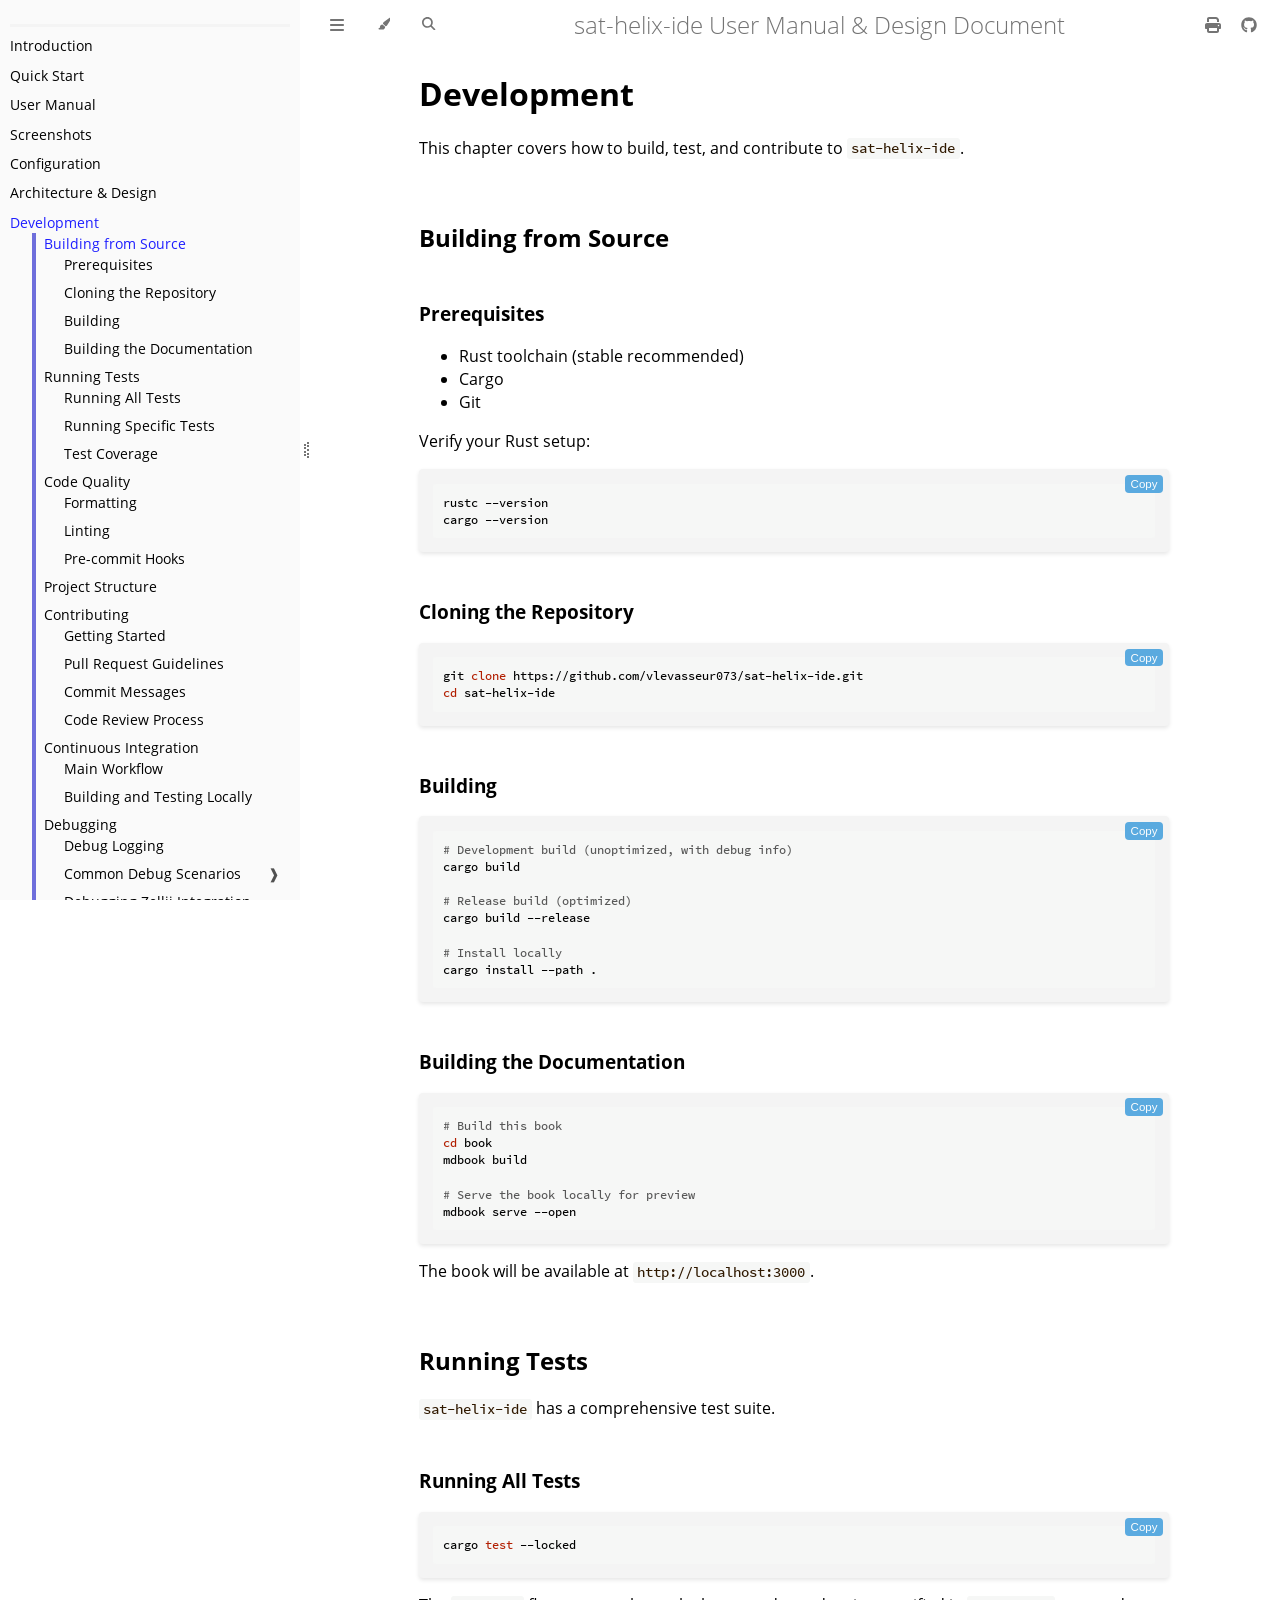
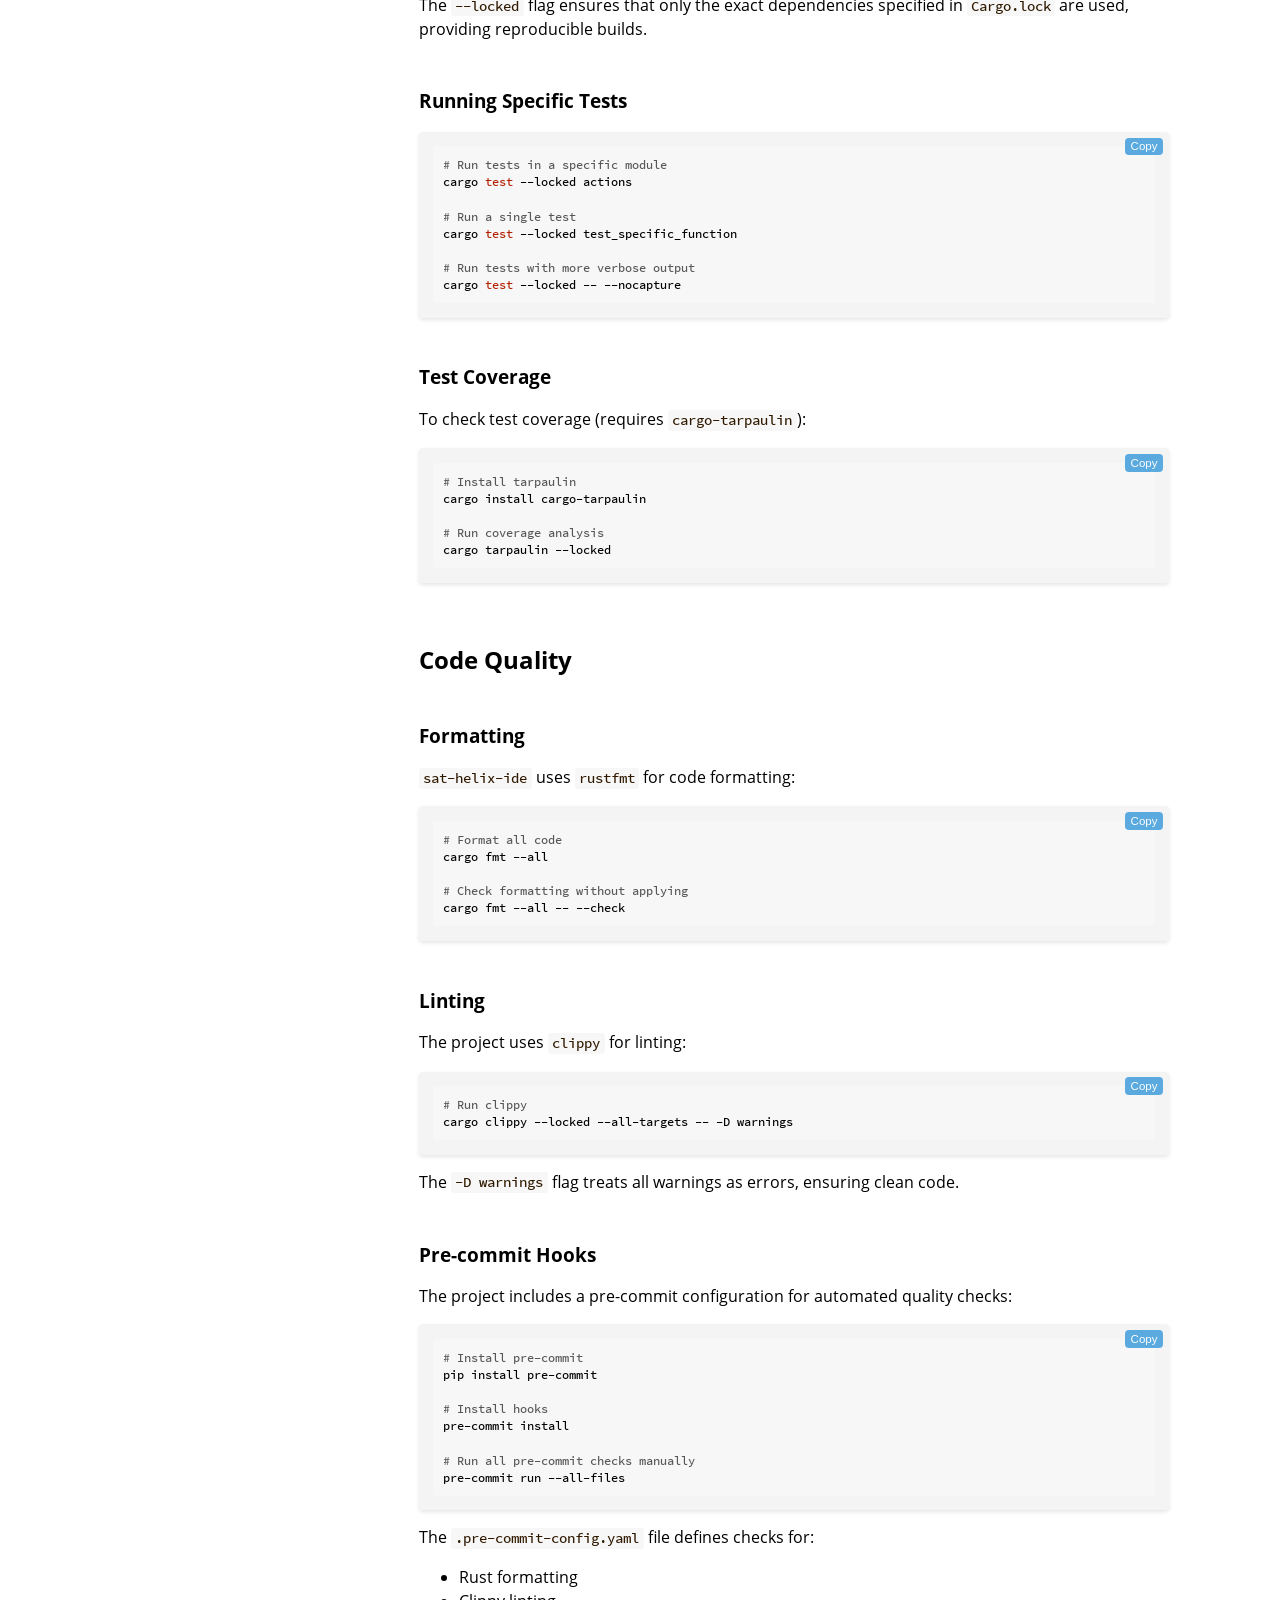
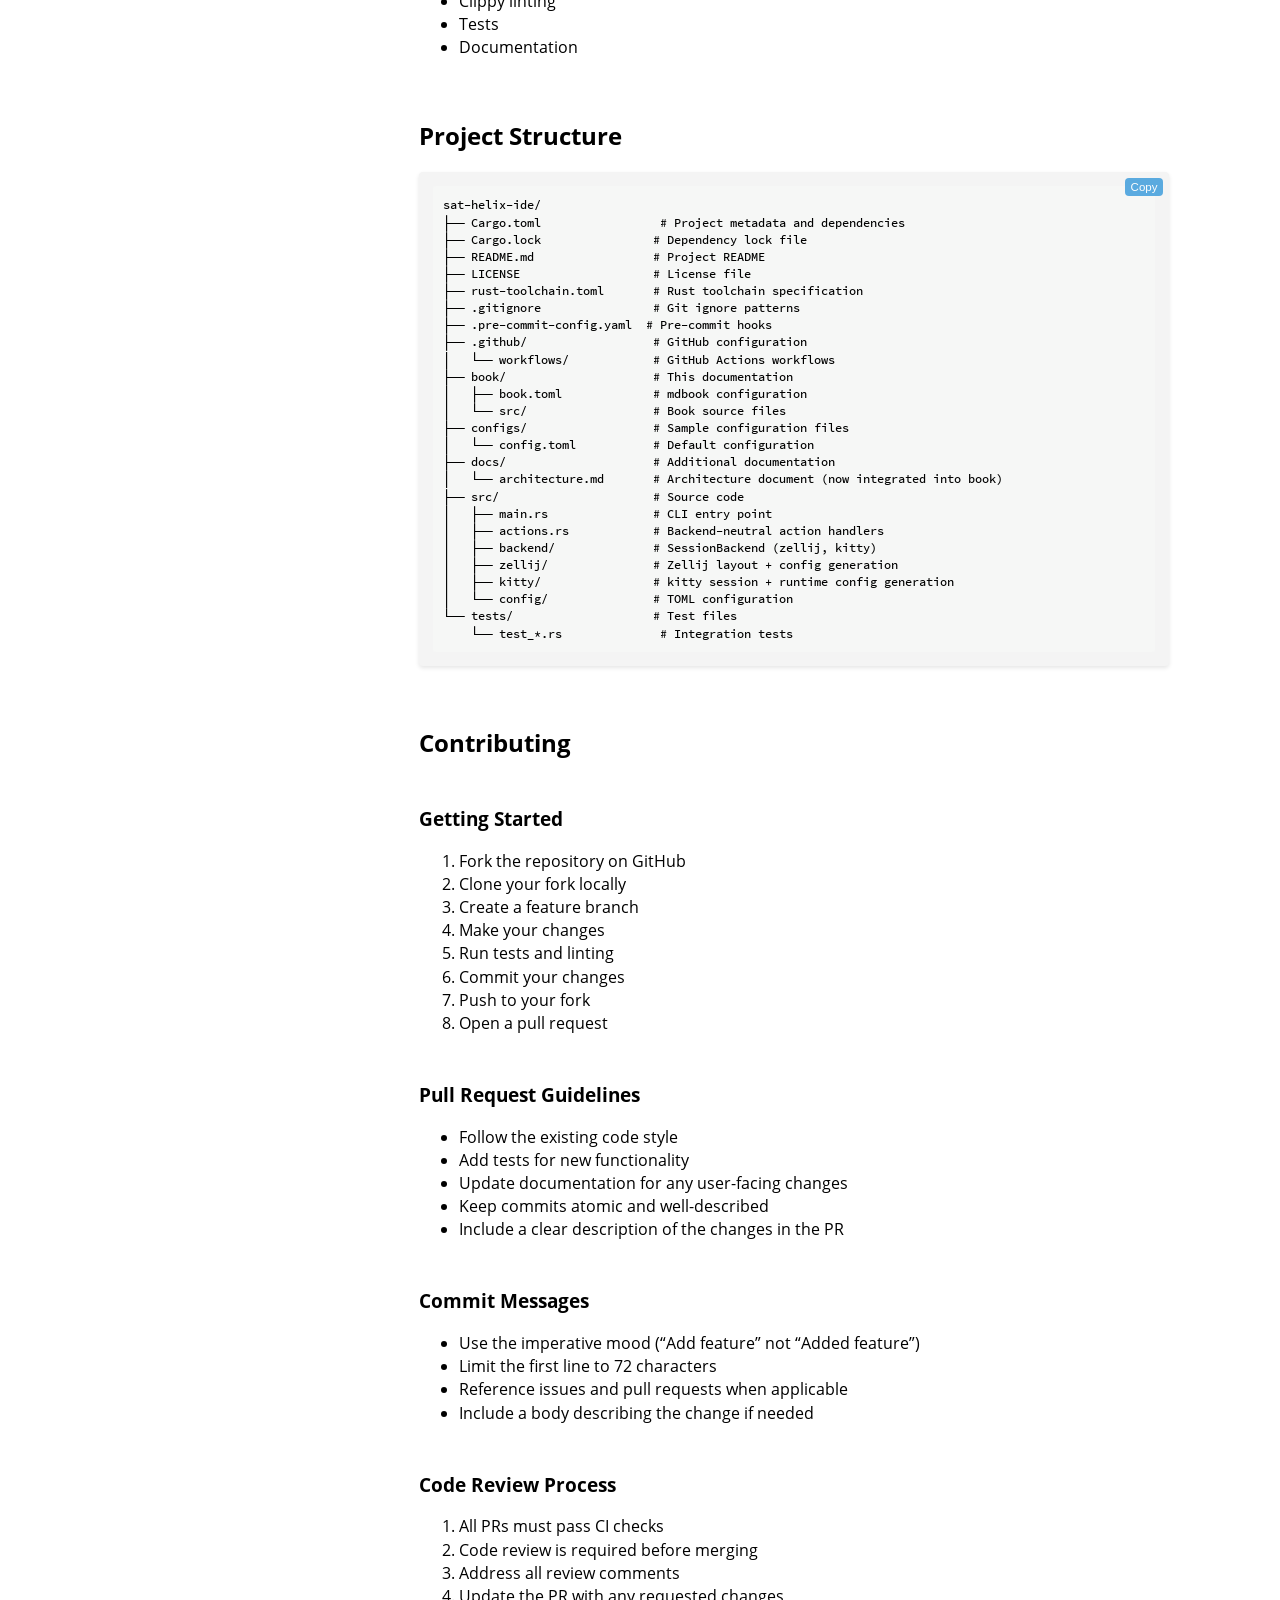
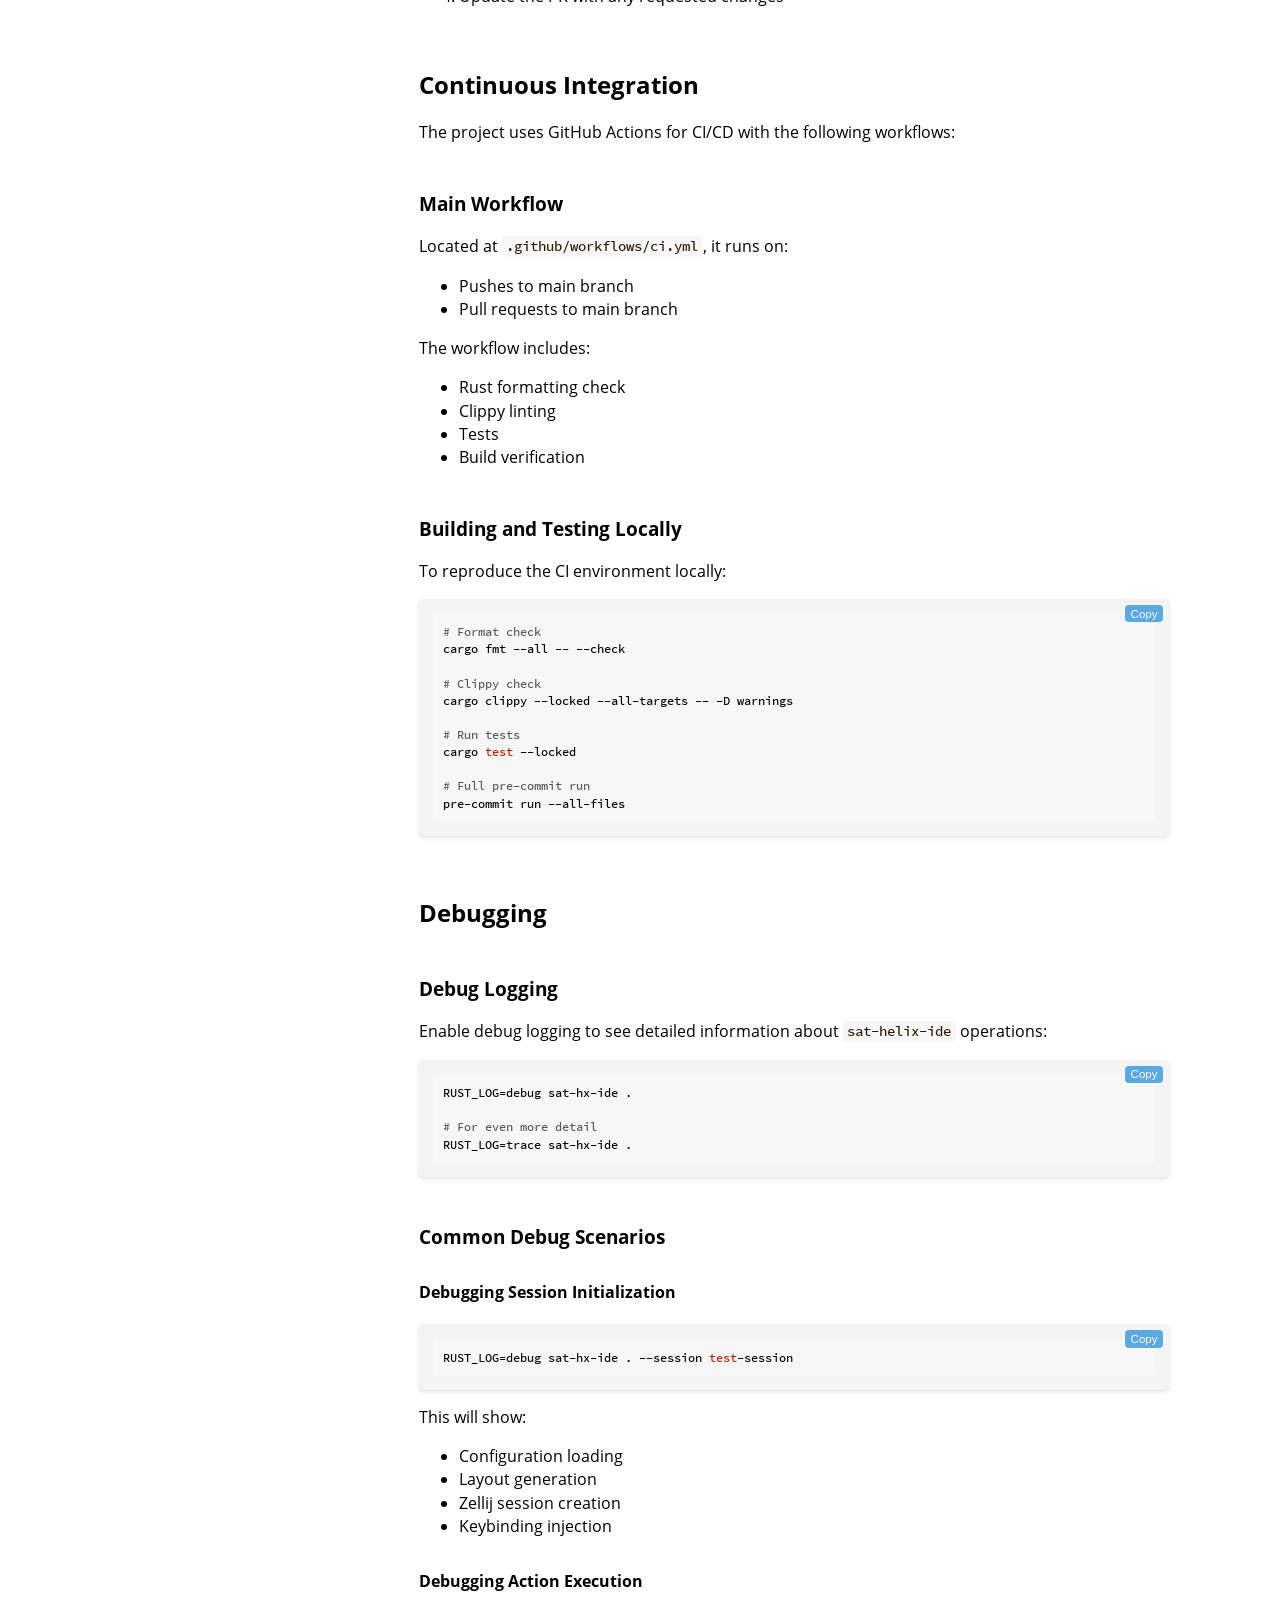
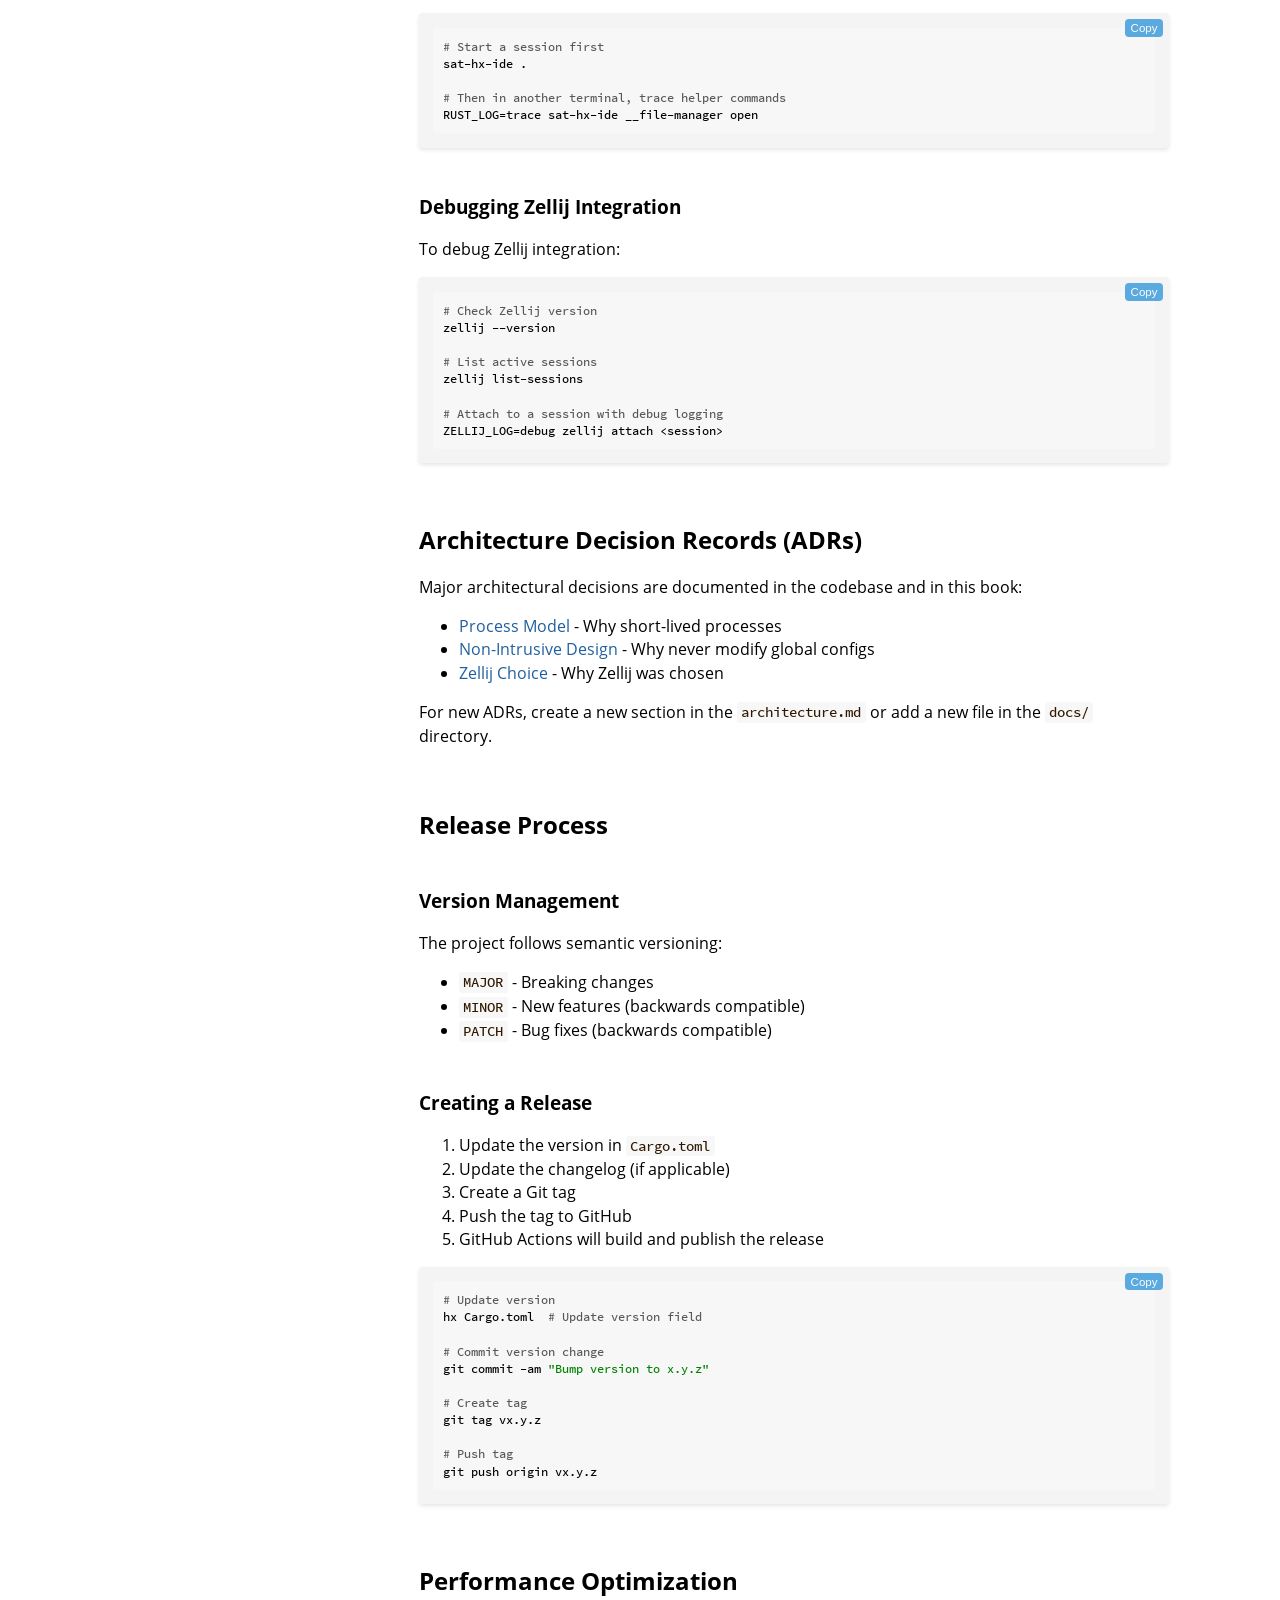
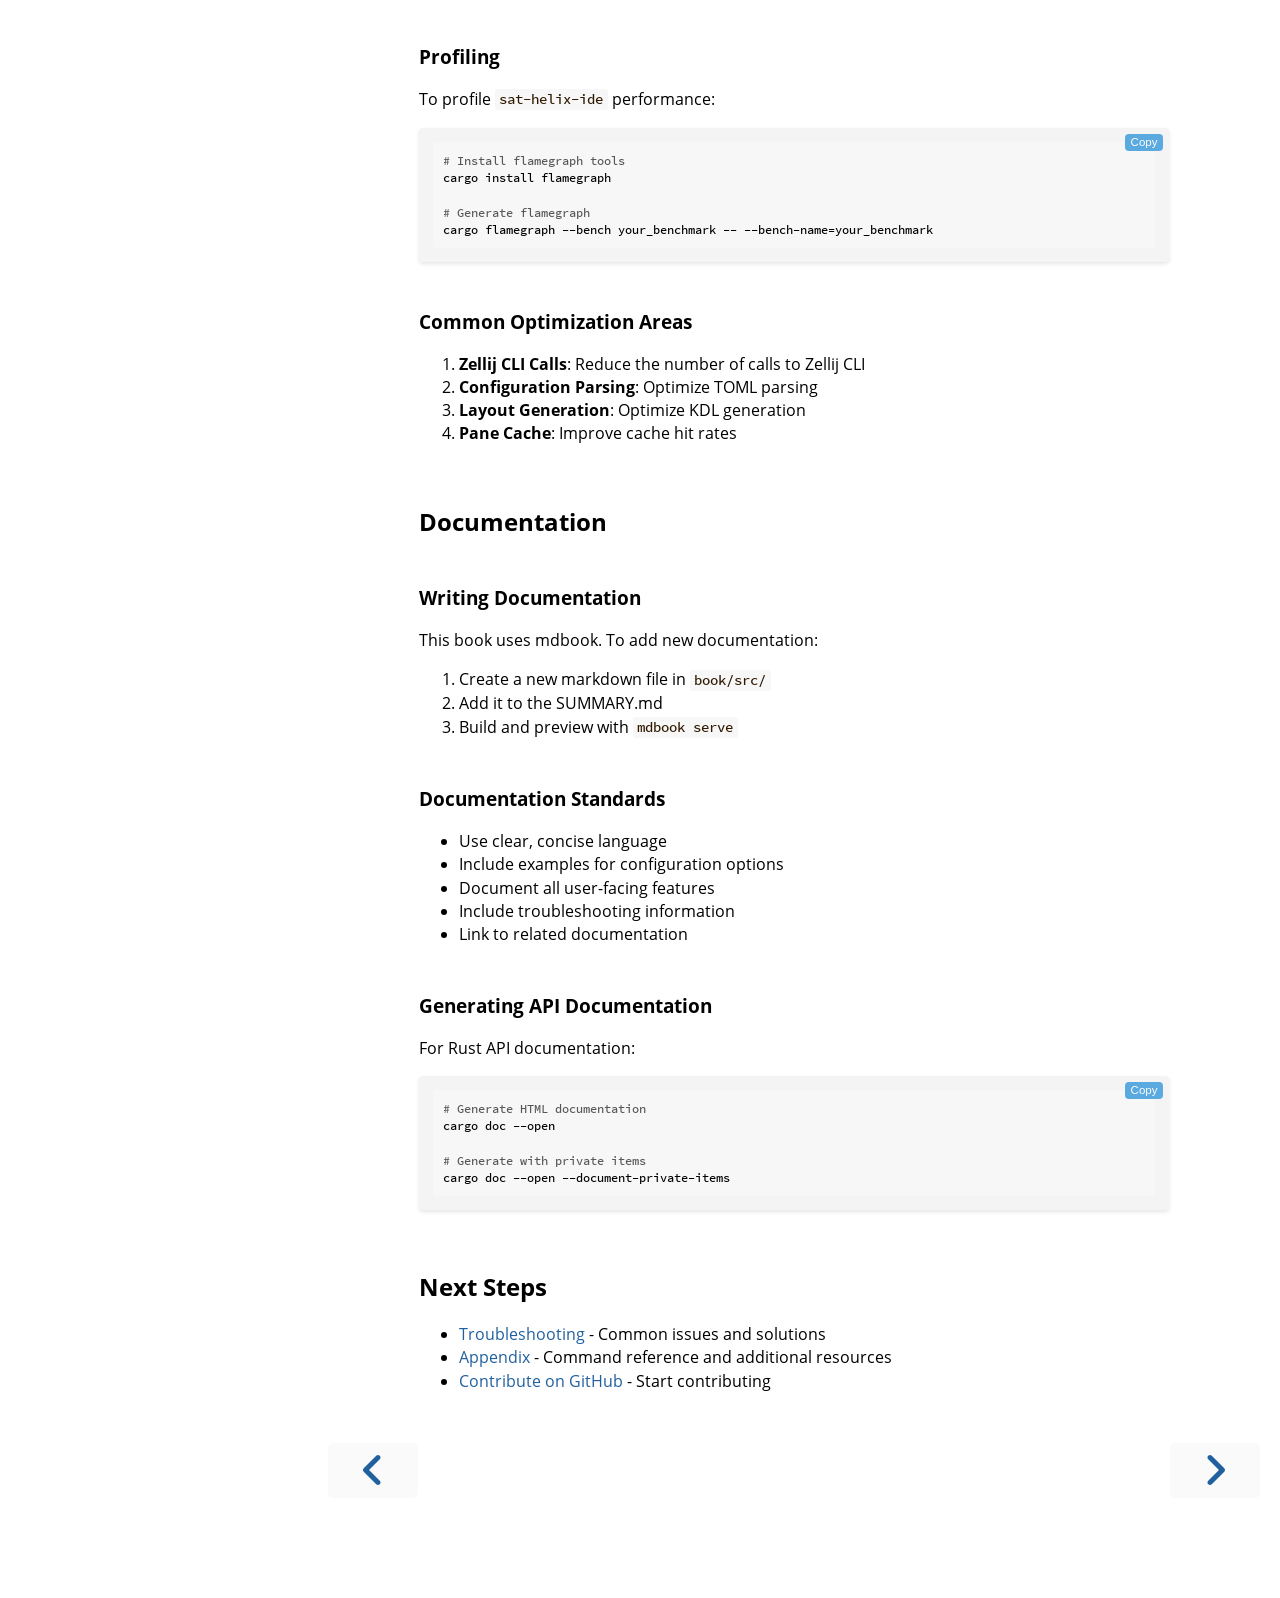
<file: development.html>
<!DOCTYPE HTML>
<html lang="en" class="light sidebar-visible" dir="ltr">
    <head>
        <!-- Book generated using mdBook -->
        <meta charset="UTF-8">
        <title>Development - sat-helix-ide User Manual &amp; Design Document</title>


        <!-- Custom HTML head -->

        <meta name="description" content="">
        <meta name="viewport" content="width=device-width, initial-scale=1">
        <meta name="theme-color" content="#ffffff">

        <link rel="icon" href="favicon-de23e50b.svg">
        <link rel="shortcut icon" href="favicon-8114d1fc.png">
        <link rel="stylesheet" href="css/variables-8adf115d.css">
        <link rel="stylesheet" href="css/general-e96d0476.css">
        <link rel="stylesheet" href="css/chrome-d279d366.css">
        <link rel="stylesheet" href="css/print-9e4910d8.css" media="print">

        <!-- Fonts -->
        <link rel="stylesheet" href="fonts/fonts-9644e21d.css">

        <!-- Highlight.js Stylesheets -->
        <link rel="stylesheet" id="mdbook-highlight-css" href="highlight-493f70e1.css">
        <link rel="stylesheet" id="mdbook-tomorrow-night-css" href="tomorrow-night-4c0ae647.css">
        <link rel="stylesheet" id="mdbook-ayu-highlight-css" href="ayu-highlight-3fdfc3ac.css">

        <!-- Custom theme stylesheets -->
        <link rel="stylesheet" href="theme/custom-e8ea0b06.css">


        <!-- Provide site root and default themes to javascript -->
        <script>
            const path_to_root = "";
            const default_light_theme = "light";
            const default_dark_theme = "navy";
            window.path_to_searchindex_js = "searchindex-0db075b6.js";
        </script>
        <!-- Start loading toc.js asap -->
        <script src="toc-26df6826.js"></script>
    </head>
    <body>
    <div id="mdbook-help-container">
        <div id="mdbook-help-popup">
            <h2 class="mdbook-help-title">Keyboard shortcuts</h2>
            <div>
                <p>Press <kbd>←</kbd> or <kbd>→</kbd> to navigate between chapters</p>
                <p>Press <kbd>S</kbd> or <kbd>/</kbd> to search in the book</p>
                <p>Press <kbd>?</kbd> to show this help</p>
                <p>Press <kbd>Esc</kbd> to hide this help</p>
            </div>
        </div>
    </div>
    <div id="mdbook-body-container">
        <!-- Work around some values being stored in localStorage wrapped in quotes -->
        <script>
            try {
                let theme = localStorage.getItem('mdbook-theme');
                let sidebar = localStorage.getItem('mdbook-sidebar');

                if (theme.startsWith('"') && theme.endsWith('"')) {
                    localStorage.setItem('mdbook-theme', theme.slice(1, theme.length - 1));
                }

                if (sidebar.startsWith('"') && sidebar.endsWith('"')) {
                    localStorage.setItem('mdbook-sidebar', sidebar.slice(1, sidebar.length - 1));
                }
            } catch (e) { }
        </script>

        <!-- Set the theme before any content is loaded, prevents flash -->
        <script>
            const default_theme = window.matchMedia("(prefers-color-scheme: dark)").matches ? default_dark_theme : default_light_theme;
            let theme;
            try { theme = localStorage.getItem('mdbook-theme'); } catch(e) { }
            if (theme === null || theme === undefined) { theme = default_theme; }
            const html = document.documentElement;
            html.classList.remove('light')
            html.classList.add(theme);
            html.classList.add("js");
        </script>

        <input type="checkbox" id="mdbook-sidebar-toggle-anchor" class="hidden">

        <!-- Hide / unhide sidebar before it is displayed -->
        <script>
            let sidebar = null;
            const sidebar_toggle = document.getElementById("mdbook-sidebar-toggle-anchor");
            if (document.body.clientWidth >= 1080) {
                try { sidebar = localStorage.getItem('mdbook-sidebar'); } catch(e) { }
                sidebar = sidebar || 'visible';
            } else {
                sidebar = 'hidden';
                sidebar_toggle.checked = false;
            }
            if (sidebar === 'visible') {
                sidebar_toggle.checked = true;
            } else {
                html.classList.remove('sidebar-visible');
            }
        </script>

        <nav id="mdbook-sidebar" class="sidebar" aria-label="Table of contents">
            <!-- populated by js -->
            <mdbook-sidebar-scrollbox class="sidebar-scrollbox"></mdbook-sidebar-scrollbox>
            <noscript>
                <iframe class="sidebar-iframe-outer" src="toc.html"></iframe>
            </noscript>
            <div id="mdbook-sidebar-resize-handle" class="sidebar-resize-handle">
                <div class="sidebar-resize-indicator"></div>
            </div>
        </nav>

        <div id="mdbook-page-wrapper" class="page-wrapper">

            <div class="page">
                <div id="mdbook-menu-bar-hover-placeholder"></div>
                <div id="mdbook-menu-bar" class="menu-bar sticky">
                    <div class="left-buttons">
                        <label id="mdbook-sidebar-toggle" class="icon-button" for="mdbook-sidebar-toggle-anchor" title="Toggle Table of Contents" aria-label="Toggle Table of Contents" aria-controls="mdbook-sidebar">
                            <span class=fa-svg><svg xmlns="http://www.w3.org/2000/svg" viewBox="0 0 448 512"><!--! Font Awesome Free 6.2.0 by @fontawesome - https://fontawesome.com License - https://fontawesome.com/license/free (Icons: CC BY 4.0, Fonts: SIL OFL 1.1, Code: MIT License) Copyright 2022 Fonticons, Inc. --><path d="M0 96C0 78.3 14.3 64 32 64H416c17.7 0 32 14.3 32 32s-14.3 32-32 32H32C14.3 128 0 113.7 0 96zM0 256c0-17.7 14.3-32 32-32H416c17.7 0 32 14.3 32 32s-14.3 32-32 32H32c-17.7 0-32-14.3-32-32zM448 416c0 17.7-14.3 32-32 32H32c-17.7 0-32-14.3-32-32s14.3-32 32-32H416c17.7 0 32 14.3 32 32z"/></svg></span>
                        </label>
                        <button id="mdbook-theme-toggle" class="icon-button" type="button" title="Change theme" aria-label="Change theme" aria-haspopup="true" aria-expanded="false" aria-controls="mdbook-theme-list">
                            <span class=fa-svg><svg xmlns="http://www.w3.org/2000/svg" viewBox="0 0 576 512"><!--! Font Awesome Free 6.2.0 by @fontawesome - https://fontawesome.com License - https://fontawesome.com/license/free (Icons: CC BY 4.0, Fonts: SIL OFL 1.1, Code: MIT License) Copyright 2022 Fonticons, Inc. --><path d="M371.3 367.1c27.3-3.9 51.9-19.4 67.2-42.9L600.2 74.1c12.6-19.5 9.4-45.3-7.6-61.2S549.7-4.4 531.1 9.6L294.4 187.2c-24 18-38.2 46.1-38.4 76.1L371.3 367.1zm-19.6 25.4l-116-104.4C175.9 290.3 128 339.6 128 400c0 3.9 .2 7.8 .6 11.6c1.8 17.5-10.2 36.4-27.8 36.4H96c-17.7 0-32 14.3-32 32s14.3 32 32 32H240c61.9 0 112-50.1 112-112c0-2.5-.1-5-.2-7.5z"/></svg></span>
                        </button>
                        <ul id="mdbook-theme-list" class="theme-popup" aria-label="Themes" role="menu">
                            <li role="none"><button role="menuitem" class="theme" id="mdbook-theme-default_theme">Auto</button></li>
                            <li role="none"><button role="menuitem" class="theme" id="mdbook-theme-light">Light</button></li>
                            <li role="none"><button role="menuitem" class="theme" id="mdbook-theme-rust">Rust</button></li>
                            <li role="none"><button role="menuitem" class="theme" id="mdbook-theme-coal">Coal</button></li>
                            <li role="none"><button role="menuitem" class="theme" id="mdbook-theme-navy">Navy</button></li>
                            <li role="none"><button role="menuitem" class="theme" id="mdbook-theme-ayu">Ayu</button></li>
                        </ul>
                        <button id="mdbook-search-toggle" class="icon-button" type="button" title="Search (`/`)" aria-label="Toggle Searchbar" aria-expanded="false" aria-keyshortcuts="/ s" aria-controls="mdbook-searchbar">
                            <span class=fa-svg><svg xmlns="http://www.w3.org/2000/svg" viewBox="0 0 512 512"><!--! Font Awesome Free 6.2.0 by @fontawesome - https://fontawesome.com License - https://fontawesome.com/license/free (Icons: CC BY 4.0, Fonts: SIL OFL 1.1, Code: MIT License) Copyright 2022 Fonticons, Inc. --><path d="M416 208c0 45.9-14.9 88.3-40 122.7L502.6 457.4c12.5 12.5 12.5 32.8 0 45.3s-32.8 12.5-45.3 0L330.7 376c-34.4 25.2-76.8 40-122.7 40C93.1 416 0 322.9 0 208S93.1 0 208 0S416 93.1 416 208zM208 352c79.5 0 144-64.5 144-144s-64.5-144-144-144S64 128.5 64 208s64.5 144 144 144z"/></svg></span>
                        </button>
                    </div>

                    <h1 class="menu-title">sat-helix-ide User Manual &amp; Design Document</h1>

                    <div class="right-buttons">
                        <a href="print.html" title="Print this book" aria-label="Print this book">
                            <span class=fa-svg id="print-button"><svg xmlns="http://www.w3.org/2000/svg" viewBox="0 0 512 512"><!--! Font Awesome Free 6.2.0 by @fontawesome - https://fontawesome.com License - https://fontawesome.com/license/free (Icons: CC BY 4.0, Fonts: SIL OFL 1.1, Code: MIT License) Copyright 2022 Fonticons, Inc. --><path d="M128 0C92.7 0 64 28.7 64 64v96h64V64H354.7L384 93.3V160h64V93.3c0-17-6.7-33.3-18.7-45.3L400 18.7C388 6.7 371.7 0 354.7 0H128zM384 352v32 64H128V384 368 352H384zm64 32h32c17.7 0 32-14.3 32-32V256c0-35.3-28.7-64-64-64H64c-35.3 0-64 28.7-64 64v96c0 17.7 14.3 32 32 32H64v64c0 35.3 28.7 64 64 64H384c35.3 0 64-28.7 64-64V384zm-16-88c-13.3 0-24-10.7-24-24s10.7-24 24-24s24 10.7 24 24s-10.7 24-24 24z"/></svg></span>
                        </a>
                        <a href="https://github.com/vlevasseur073/sat-helix-ide" title="Git repository" aria-label="Git repository">
                            <span class=fa-svg><svg xmlns="http://www.w3.org/2000/svg" viewBox="0 0 496 512"><!--! Font Awesome Free 6.2.0 by @fontawesome - https://fontawesome.com License - https://fontawesome.com/license/free (Icons: CC BY 4.0, Fonts: SIL OFL 1.1, Code: MIT License) Copyright 2022 Fonticons, Inc. --><path d="M165.9 397.4c0 2-2.3 3.6-5.2 3.6-3.3.3-5.6-1.3-5.6-3.6 0-2 2.3-3.6 5.2-3.6 3-.3 5.6 1.3 5.6 3.6zm-31.1-4.5c-.7 2 1.3 4.3 4.3 4.9 2.6 1 5.6 0 6.2-2s-1.3-4.3-4.3-5.2c-2.6-.7-5.5.3-6.2 2.3zm44.2-1.7c-2.9.7-4.9 2.6-4.6 4.9.3 2 2.9 3.3 5.9 2.6 2.9-.7 4.9-2.6 4.6-4.6-.3-1.9-3-3.2-5.9-2.9zM244.8 8C106.1 8 0 113.3 0 252c0 110.9 69.8 205.8 169.5 239.2 12.8 2.3 17.3-5.6 17.3-12.1 0-6.2-.3-40.4-.3-61.4 0 0-70 15-84.7-29.8 0 0-11.4-29.1-27.8-36.6 0 0-22.9-15.7 1.6-15.4 0 0 24.9 2 38.6 25.8 21.9 38.6 58.6 27.5 72.9 20.9 2.3-16 8.8-27.1 16-33.7-55.9-6.2-112.3-14.3-112.3-110.5 0-27.5 7.6-41.3 23.6-58.9-2.6-6.5-11.1-33.3 2.6-67.9 20.9-6.5 69 27 69 27 20-5.6 41.5-8.5 62.8-8.5s42.8 2.9 62.8 8.5c0 0 48.1-33.6 69-27 13.7 34.7 5.2 61.4 2.6 67.9 16 17.7 25.8 31.5 25.8 58.9 0 96.5-58.9 104.2-114.8 110.5 9.2 7.9 17 22.9 17 46.4 0 33.7-.3 75.4-.3 83.6 0 6.5 4.6 14.4 17.3 12.1C428.2 457.8 496 362.9 496 252 496 113.3 383.5 8 244.8 8zM97.2 352.9c-1.3 1-1 3.3.7 5.2 1.6 1.6 3.9 2.3 5.2 1 1.3-1 1-3.3-.7-5.2-1.6-1.6-3.9-2.3-5.2-1zm-10.8-8.1c-.7 1.3.3 2.9 2.3 3.9 1.6 1 3.6.7 4.3-.7.7-1.3-.3-2.9-2.3-3.9-2-.6-3.6-.3-4.3.7zm32.4 35.6c-1.6 1.3-1 4.3 1.3 6.2 2.3 2.3 5.2 2.6 6.5 1 1.3-1.3.7-4.3-1.3-6.2-2.2-2.3-5.2-2.6-6.5-1zm-11.4-14.7c-1.6 1-1.6 3.6 0 5.9 1.6 2.3 4.3 3.3 5.6 2.3 1.6-1.3 1.6-3.9 0-6.2-1.4-2.3-4-3.3-5.6-2z"/></svg></span>
                        </a>

                    </div>
                </div>

                <div id="mdbook-search-wrapper" class="hidden">
                    <form id="mdbook-searchbar-outer" class="searchbar-outer">
                        <div class="search-wrapper">
                            <input type="search" id="mdbook-searchbar" name="searchbar" placeholder="Search this book ..." aria-controls="mdbook-searchresults-outer" aria-describedby="searchresults-header">
                            <div class="spinner-wrapper">
                                <span class=fa-svg id="fa-spin"><svg xmlns="http://www.w3.org/2000/svg" viewBox="0 0 512 512"><!--! Font Awesome Free 6.2.0 by @fontawesome - https://fontawesome.com License - https://fontawesome.com/license/free (Icons: CC BY 4.0, Fonts: SIL OFL 1.1, Code: MIT License) Copyright 2022 Fonticons, Inc. --><path d="M304 48c0-26.5-21.5-48-48-48s-48 21.5-48 48s21.5 48 48 48s48-21.5 48-48zm0 416c0-26.5-21.5-48-48-48s-48 21.5-48 48s21.5 48 48 48s48-21.5 48-48zM48 304c26.5 0 48-21.5 48-48s-21.5-48-48-48s-48 21.5-48 48s21.5 48 48 48zm464-48c0-26.5-21.5-48-48-48s-48 21.5-48 48s21.5 48 48 48s48-21.5 48-48zM142.9 437c18.7-18.7 18.7-49.1 0-67.9s-49.1-18.7-67.9 0s-18.7 49.1 0 67.9s49.1 18.7 67.9 0zm0-294.2c18.7-18.7 18.7-49.1 0-67.9S93.7 56.2 75 75s-18.7 49.1 0 67.9s49.1 18.7 67.9 0zM369.1 437c18.7 18.7 49.1 18.7 67.9 0s18.7-49.1 0-67.9s-49.1-18.7-67.9 0s-18.7 49.1 0 67.9z"/></svg></span>
                            </div>
                        </div>
                    </form>
                    <div id="mdbook-searchresults-outer" class="searchresults-outer hidden">
                        <div id="mdbook-searchresults-header" class="searchresults-header"></div>
                        <ul id="mdbook-searchresults">
                        </ul>
                    </div>
                </div>

                <!-- Apply ARIA attributes after the sidebar and the sidebar toggle button are added to the DOM -->
                <script>
                    document.getElementById('mdbook-sidebar-toggle').setAttribute('aria-expanded', sidebar === 'visible');
                    document.getElementById('mdbook-sidebar').setAttribute('aria-hidden', sidebar !== 'visible');
                    Array.from(document.querySelectorAll('#mdbook-sidebar a')).forEach(function(link) {
                        link.setAttribute('tabIndex', sidebar === 'visible' ? 0 : -1);
                    });
                </script>

                <div id="mdbook-content" class="content">
                    <main>
                        <h1 id="development"><a class="header" href="#development">Development</a></h1>
<p>This chapter covers how to build, test, and contribute to <code>sat-helix-ide</code>.</p>
<h2 id="building-from-source"><a class="header" href="#building-from-source">Building from Source</a></h2>
<h3 id="prerequisites"><a class="header" href="#prerequisites">Prerequisites</a></h3>
<ul>
<li>Rust toolchain (stable recommended)</li>
<li>Cargo</li>
<li>Git</li>
</ul>
<p>Verify your Rust setup:</p>
<pre><code class="language-bash">rustc --version
cargo --version
</code></pre>
<h3 id="cloning-the-repository"><a class="header" href="#cloning-the-repository">Cloning the Repository</a></h3>
<pre><code class="language-bash">git clone https://github.com/vlevasseur073/sat-helix-ide.git
cd sat-helix-ide
</code></pre>
<h3 id="building"><a class="header" href="#building">Building</a></h3>
<pre><code class="language-bash"># Development build (unoptimized, with debug info)
cargo build

# Release build (optimized)
cargo build --release

# Install locally
cargo install --path .
</code></pre>
<h3 id="building-the-documentation"><a class="header" href="#building-the-documentation">Building the Documentation</a></h3>
<pre><code class="language-bash"># Build this book
cd book
mdbook build

# Serve the book locally for preview
mdbook serve --open
</code></pre>
<p>The book will be available at <code>http://localhost:3000</code>.</p>
<h2 id="running-tests"><a class="header" href="#running-tests">Running Tests</a></h2>
<p><code>sat-helix-ide</code> has a comprehensive test suite.</p>
<h3 id="running-all-tests"><a class="header" href="#running-all-tests">Running All Tests</a></h3>
<pre><code class="language-bash">cargo test --locked
</code></pre>
<p>The <code>--locked</code> flag ensures that only the exact dependencies specified in <code>Cargo.lock</code> are used, providing reproducible builds.</p>
<h3 id="running-specific-tests"><a class="header" href="#running-specific-tests">Running Specific Tests</a></h3>
<pre><code class="language-bash"># Run tests in a specific module
cargo test --locked actions

# Run a single test
cargo test --locked test_specific_function

# Run tests with more verbose output
cargo test --locked -- --nocapture
</code></pre>
<h3 id="test-coverage"><a class="header" href="#test-coverage">Test Coverage</a></h3>
<p>To check test coverage (requires <code>cargo-tarpaulin</code>):</p>
<pre><code class="language-bash"># Install tarpaulin
cargo install cargo-tarpaulin

# Run coverage analysis
cargo tarpaulin --locked
</code></pre>
<h2 id="code-quality"><a class="header" href="#code-quality">Code Quality</a></h2>
<h3 id="formatting"><a class="header" href="#formatting">Formatting</a></h3>
<p><code>sat-helix-ide</code> uses <code>rustfmt</code> for code formatting:</p>
<pre><code class="language-bash"># Format all code
cargo fmt --all

# Check formatting without applying
cargo fmt --all -- --check
</code></pre>
<h3 id="linting"><a class="header" href="#linting">Linting</a></h3>
<p>The project uses <code>clippy</code> for linting:</p>
<pre><code class="language-bash"># Run clippy
cargo clippy --locked --all-targets -- -D warnings
</code></pre>
<p>The <code>-D warnings</code> flag treats all warnings as errors, ensuring clean code.</p>
<h3 id="pre-commit-hooks"><a class="header" href="#pre-commit-hooks">Pre-commit Hooks</a></h3>
<p>The project includes a pre-commit configuration for automated quality checks:</p>
<pre><code class="language-bash"># Install pre-commit
pip install pre-commit

# Install hooks
pre-commit install

# Run all pre-commit checks manually
pre-commit run --all-files
</code></pre>
<p>The <code>.pre-commit-config.yaml</code> file defines checks for:</p>
<ul>
<li>Rust formatting</li>
<li>Clippy linting</li>
<li>Tests</li>
<li>Documentation</li>
</ul>
<h2 id="project-structure"><a class="header" href="#project-structure">Project Structure</a></h2>
<pre><code class="language-text">sat-helix-ide/
├── Cargo.toml                 # Project metadata and dependencies
├── Cargo.lock                # Dependency lock file
├── README.md                 # Project README
├── LICENSE                   # License file
├── rust-toolchain.toml       # Rust toolchain specification
├── .gitignore                # Git ignore patterns
├── .pre-commit-config.yaml  # Pre-commit hooks
├── .github/                  # GitHub configuration
│   └── workflows/            # GitHub Actions workflows
├── book/                     # This documentation
│   ├── book.toml             # mdbook configuration
│   └── src/                  # Book source files
├── configs/                  # Sample configuration files
│   └── config.toml           # Default configuration
├── docs/                     # Additional documentation
│   └── architecture.md       # Architecture document (now integrated into book)
├── src/                      # Source code
│   ├── main.rs               # CLI entry point
│   ├── actions.rs            # Backend-neutral action handlers
│   ├── backend/              # SessionBackend (zellij, kitty)
│   ├── zellij/               # Zellij layout + config generation
│   ├── kitty/                # kitty session + runtime config generation
│   └── config/               # TOML configuration
└── tests/                    # Test files
    └── test_*.rs              # Integration tests
</code></pre>
<h2 id="contributing"><a class="header" href="#contributing">Contributing</a></h2>
<h3 id="getting-started"><a class="header" href="#getting-started">Getting Started</a></h3>
<ol>
<li>Fork the repository on GitHub</li>
<li>Clone your fork locally</li>
<li>Create a feature branch</li>
<li>Make your changes</li>
<li>Run tests and linting</li>
<li>Commit your changes</li>
<li>Push to your fork</li>
<li>Open a pull request</li>
</ol>
<h3 id="pull-request-guidelines"><a class="header" href="#pull-request-guidelines">Pull Request Guidelines</a></h3>
<ul>
<li>Follow the existing code style</li>
<li>Add tests for new functionality</li>
<li>Update documentation for any user-facing changes</li>
<li>Keep commits atomic and well-described</li>
<li>Include a clear description of the changes in the PR</li>
</ul>
<h3 id="commit-messages"><a class="header" href="#commit-messages">Commit Messages</a></h3>
<ul>
<li>Use the imperative mood (“Add feature” not “Added feature”)</li>
<li>Limit the first line to 72 characters</li>
<li>Reference issues and pull requests when applicable</li>
<li>Include a body describing the change if needed</li>
</ul>
<h3 id="code-review-process"><a class="header" href="#code-review-process">Code Review Process</a></h3>
<ol>
<li>All PRs must pass CI checks</li>
<li>Code review is required before merging</li>
<li>Address all review comments</li>
<li>Update the PR with any requested changes</li>
</ol>
<h2 id="continuous-integration"><a class="header" href="#continuous-integration">Continuous Integration</a></h2>
<p>The project uses GitHub Actions for CI/CD with the following workflows:</p>
<h3 id="main-workflow"><a class="header" href="#main-workflow">Main Workflow</a></h3>
<p>Located at <code>.github/workflows/ci.yml</code>, it runs on:</p>
<ul>
<li>Pushes to main branch</li>
<li>Pull requests to main branch</li>
</ul>
<p>The workflow includes:</p>
<ul>
<li>Rust formatting check</li>
<li>Clippy linting</li>
<li>Tests</li>
<li>Build verification</li>
</ul>
<h3 id="building-and-testing-locally"><a class="header" href="#building-and-testing-locally">Building and Testing Locally</a></h3>
<p>To reproduce the CI environment locally:</p>
<pre><code class="language-bash"># Format check
cargo fmt --all -- --check

# Clippy check
cargo clippy --locked --all-targets -- -D warnings

# Run tests
cargo test --locked

# Full pre-commit run
pre-commit run --all-files
</code></pre>
<h2 id="debugging"><a class="header" href="#debugging">Debugging</a></h2>
<h3 id="debug-logging"><a class="header" href="#debug-logging">Debug Logging</a></h3>
<p>Enable debug logging to see detailed information about <code>sat-helix-ide</code> operations:</p>
<pre><code class="language-bash">RUST_LOG=debug sat-hx-ide .

# For even more detail
RUST_LOG=trace sat-hx-ide .
</code></pre>
<h3 id="common-debug-scenarios"><a class="header" href="#common-debug-scenarios">Common Debug Scenarios</a></h3>
<h4 id="debugging-session-initialization"><a class="header" href="#debugging-session-initialization">Debugging Session Initialization</a></h4>
<pre><code class="language-bash">RUST_LOG=debug sat-hx-ide . --session test-session
</code></pre>
<p>This will show:</p>
<ul>
<li>Configuration loading</li>
<li>Layout generation</li>
<li>Zellij session creation</li>
<li>Keybinding injection</li>
</ul>
<h4 id="debugging-action-execution"><a class="header" href="#debugging-action-execution">Debugging Action Execution</a></h4>
<pre><code class="language-bash"># Start a session first
sat-hx-ide .

# Then in another terminal, trace helper commands
RUST_LOG=trace sat-hx-ide __file-manager open
</code></pre>
<h3 id="debugging-zellij-integration"><a class="header" href="#debugging-zellij-integration">Debugging Zellij Integration</a></h3>
<p>To debug Zellij integration:</p>
<pre><code class="language-bash"># Check Zellij version
zellij --version

# List active sessions
zellij list-sessions

# Attach to a session with debug logging
ZELLIJ_LOG=debug zellij attach &lt;session&gt;
</code></pre>
<h2 id="architecture-decision-records-adrs"><a class="header" href="#architecture-decision-records-adrs">Architecture Decision Records (ADRs)</a></h2>
<p>Major architectural decisions are documented in the codebase and in this book:</p>
<ul>
<li><a href="./architecture.html#process-model">Process Model</a> - Why short-lived processes</li>
<li><a href="./architecture.html#configuration-merge">Non-Intrusive Design</a> - Why never modify global configs</li>
<li><a href="./architecture.html#why-zellij">Zellij Choice</a> - Why Zellij was chosen</li>
</ul>
<p>For new ADRs, create a new section in the <code>architecture.md</code> or add a new file in the <code>docs/</code> directory.</p>
<h2 id="release-process"><a class="header" href="#release-process">Release Process</a></h2>
<h3 id="version-management"><a class="header" href="#version-management">Version Management</a></h3>
<p>The project follows semantic versioning:</p>
<ul>
<li><code>MAJOR</code> - Breaking changes</li>
<li><code>MINOR</code> - New features (backwards compatible)</li>
<li><code>PATCH</code> - Bug fixes (backwards compatible)</li>
</ul>
<h3 id="creating-a-release"><a class="header" href="#creating-a-release">Creating a Release</a></h3>
<ol>
<li>Update the version in <code>Cargo.toml</code></li>
<li>Update the changelog (if applicable)</li>
<li>Create a Git tag</li>
<li>Push the tag to GitHub</li>
<li>GitHub Actions will build and publish the release</li>
</ol>
<pre><code class="language-bash"># Update version
hx Cargo.toml  # Update version field

# Commit version change
git commit -am "Bump version to x.y.z"

# Create tag
git tag vx.y.z

# Push tag
git push origin vx.y.z
</code></pre>
<h2 id="performance-optimization"><a class="header" href="#performance-optimization">Performance Optimization</a></h2>
<h3 id="profiling"><a class="header" href="#profiling">Profiling</a></h3>
<p>To profile <code>sat-helix-ide</code> performance:</p>
<pre><code class="language-bash"># Install flamegraph tools
cargo install flamegraph

# Generate flamegraph
cargo flamegraph --bench your_benchmark -- --bench-name=your_benchmark
</code></pre>
<h3 id="common-optimization-areas"><a class="header" href="#common-optimization-areas">Common Optimization Areas</a></h3>
<ol>
<li><strong>Zellij CLI Calls</strong>: Reduce the number of calls to Zellij CLI</li>
<li><strong>Configuration Parsing</strong>: Optimize TOML parsing</li>
<li><strong>Layout Generation</strong>: Optimize KDL generation</li>
<li><strong>Pane Cache</strong>: Improve cache hit rates</li>
</ol>
<h2 id="documentation"><a class="header" href="#documentation">Documentation</a></h2>
<h3 id="writing-documentation"><a class="header" href="#writing-documentation">Writing Documentation</a></h3>
<p>This book uses mdbook. To add new documentation:</p>
<ol>
<li>Create a new markdown file in <code>book/src/</code></li>
<li>Add it to the SUMMARY.md</li>
<li>Build and preview with <code>mdbook serve</code></li>
</ol>
<h3 id="documentation-standards"><a class="header" href="#documentation-standards">Documentation Standards</a></h3>
<ul>
<li>Use clear, concise language</li>
<li>Include examples for configuration options</li>
<li>Document all user-facing features</li>
<li>Include troubleshooting information</li>
<li>Link to related documentation</li>
</ul>
<h3 id="generating-api-documentation"><a class="header" href="#generating-api-documentation">Generating API Documentation</a></h3>
<p>For Rust API documentation:</p>
<pre><code class="language-bash"># Generate HTML documentation
cargo doc --open

# Generate with private items
cargo doc --open --document-private-items
</code></pre>
<h2 id="next-steps"><a class="header" href="#next-steps">Next Steps</a></h2>
<ul>
<li><a href="./troubleshooting.html">Troubleshooting</a> - Common issues and solutions</li>
<li><a href="./appendix.html">Appendix</a> - Command reference and additional resources</li>
<li><a href="https://github.com/vlevasseur073/sat-helix-ide">Contribute on GitHub</a> - Start contributing</li>
</ul>

                    </main>

                    <nav class="nav-wrapper" aria-label="Page navigation">
                        <!-- Mobile navigation buttons -->
                            <a rel="prev" href="architecture.html" class="mobile-nav-chapters previous" title="Previous chapter" aria-label="Previous chapter" aria-keyshortcuts="Left">
                                <span class=fa-svg><svg xmlns="http://www.w3.org/2000/svg" viewBox="0 0 320 512"><!--! Font Awesome Free 6.2.0 by @fontawesome - https://fontawesome.com License - https://fontawesome.com/license/free (Icons: CC BY 4.0, Fonts: SIL OFL 1.1, Code: MIT License) Copyright 2022 Fonticons, Inc. --><path d="M41.4 233.4c-12.5 12.5-12.5 32.8 0 45.3l160 160c12.5 12.5 32.8 12.5 45.3 0s12.5-32.8 0-45.3L109.3 256 246.6 118.6c12.5-12.5 12.5-32.8 0-45.3s-32.8-12.5-45.3 0l-160 160z"/></svg></span>
                            </a>

                            <a rel="next prefetch" href="troubleshooting.html" class="mobile-nav-chapters next" title="Next chapter" aria-label="Next chapter" aria-keyshortcuts="Right">
                                <span class=fa-svg><svg xmlns="http://www.w3.org/2000/svg" viewBox="0 0 320 512"><!--! Font Awesome Free 6.2.0 by @fontawesome - https://fontawesome.com License - https://fontawesome.com/license/free (Icons: CC BY 4.0, Fonts: SIL OFL 1.1, Code: MIT License) Copyright 2022 Fonticons, Inc. --><path d="M278.6 233.4c12.5 12.5 12.5 32.8 0 45.3l-160 160c-12.5 12.5-32.8 12.5-45.3 0s-12.5-32.8 0-45.3L210.7 256 73.4 118.6c-12.5-12.5-12.5-32.8 0-45.3s32.8-12.5 45.3 0l160 160z"/></svg></span>
                            </a>

                        <div style="clear: both"></div>
                    </nav>
                </div>
            </div>

            <nav class="nav-wide-wrapper" aria-label="Page navigation">
                    <a rel="prev" href="architecture.html" class="nav-chapters previous" title="Previous chapter" aria-label="Previous chapter" aria-keyshortcuts="Left">
                        <span class=fa-svg><svg xmlns="http://www.w3.org/2000/svg" viewBox="0 0 320 512"><!--! Font Awesome Free 6.2.0 by @fontawesome - https://fontawesome.com License - https://fontawesome.com/license/free (Icons: CC BY 4.0, Fonts: SIL OFL 1.1, Code: MIT License) Copyright 2022 Fonticons, Inc. --><path d="M41.4 233.4c-12.5 12.5-12.5 32.8 0 45.3l160 160c12.5 12.5 32.8 12.5 45.3 0s12.5-32.8 0-45.3L109.3 256 246.6 118.6c12.5-12.5 12.5-32.8 0-45.3s-32.8-12.5-45.3 0l-160 160z"/></svg></span>
                    </a>

                    <a rel="next prefetch" href="troubleshooting.html" class="nav-chapters next" title="Next chapter" aria-label="Next chapter" aria-keyshortcuts="Right">
                        <span class=fa-svg><svg xmlns="http://www.w3.org/2000/svg" viewBox="0 0 320 512"><!--! Font Awesome Free 6.2.0 by @fontawesome - https://fontawesome.com License - https://fontawesome.com/license/free (Icons: CC BY 4.0, Fonts: SIL OFL 1.1, Code: MIT License) Copyright 2022 Fonticons, Inc. --><path d="M278.6 233.4c12.5 12.5 12.5 32.8 0 45.3l-160 160c-12.5 12.5-32.8 12.5-45.3 0s-12.5-32.8 0-45.3L210.7 256 73.4 118.6c-12.5-12.5-12.5-32.8 0-45.3s32.8-12.5 45.3 0l160 160z"/></svg></span>
                    </a>
            </nav>

        </div>

        <template id=fa-eye><span class=fa-svg><svg xmlns="http://www.w3.org/2000/svg" viewBox="0 0 576 512"><!--! Font Awesome Free 6.2.0 by @fontawesome - https://fontawesome.com License - https://fontawesome.com/license/free (Icons: CC BY 4.0, Fonts: SIL OFL 1.1, Code: MIT License) Copyright 2022 Fonticons, Inc. --><path d="M288 32c-80.8 0-145.5 36.8-192.6 80.6C48.6 156 17.3 208 2.5 243.7c-3.3 7.9-3.3 16.7 0 24.6C17.3 304 48.6 356 95.4 399.4C142.5 443.2 207.2 480 288 480s145.5-36.8 192.6-80.6c46.8-43.5 78.1-95.4 93-131.1c3.3-7.9 3.3-16.7 0-24.6c-14.9-35.7-46.2-87.7-93-131.1C433.5 68.8 368.8 32 288 32zM432 256c0 79.5-64.5 144-144 144s-144-64.5-144-144s64.5-144 144-144s144 64.5 144 144zM288 192c0 35.3-28.7 64-64 64c-11.5 0-22.3-3-31.6-8.4c-.2 2.8-.4 5.5-.4 8.4c0 53 43 96 96 96s96-43 96-96s-43-96-96-96c-2.8 0-5.6 .1-8.4 .4c5.3 9.3 8.4 20.1 8.4 31.6z"/></svg></span></template>
        <template id=fa-eye-slash><span class=fa-svg><svg xmlns="http://www.w3.org/2000/svg" viewBox="0 0 640 512"><!--! Font Awesome Free 6.2.0 by @fontawesome - https://fontawesome.com License - https://fontawesome.com/license/free (Icons: CC BY 4.0, Fonts: SIL OFL 1.1, Code: MIT License) Copyright 2022 Fonticons, Inc. --><path d="M38.8 5.1C28.4-3.1 13.3-1.2 5.1 9.2S-1.2 34.7 9.2 42.9l592 464c10.4 8.2 25.5 6.3 33.7-4.1s6.3-25.5-4.1-33.7L525.6 386.7c39.6-40.6 66.4-86.1 79.9-118.4c3.3-7.9 3.3-16.7 0-24.6c-14.9-35.7-46.2-87.7-93-131.1C465.5 68.8 400.8 32 320 32c-68.2 0-125 26.3-169.3 60.8L38.8 5.1zM223.1 149.5C248.6 126.2 282.7 112 320 112c79.5 0 144 64.5 144 144c0 24.9-6.3 48.3-17.4 68.7L408 294.5c5.2-11.8 8-24.8 8-38.5c0-53-43-96-96-96c-2.8 0-5.6 .1-8.4 .4c5.3 9.3 8.4 20.1 8.4 31.6c0 10.2-2.4 19.8-6.6 28.3l-90.3-70.8zm223.1 298L373 389.9c-16.4 6.5-34.3 10.1-53 10.1c-79.5 0-144-64.5-144-144c0-6.9 .5-13.6 1.4-20.2L83.1 161.5C60.3 191.2 44 220.8 34.5 243.7c-3.3 7.9-3.3 16.7 0 24.6c14.9 35.7 46.2 87.7 93 131.1C174.5 443.2 239.2 480 320 480c47.8 0 89.9-12.9 126.2-32.5z"/></svg></span></template>
        <template id=fa-copy><span class=fa-svg><svg xmlns="http://www.w3.org/2000/svg" viewBox="0 0 512 512"><!--! Font Awesome Free 6.2.0 by @fontawesome - https://fontawesome.com License - https://fontawesome.com/license/free (Icons: CC BY 4.0, Fonts: SIL OFL 1.1, Code: MIT License) Copyright 2022 Fonticons, Inc. --><path d="M502.6 70.63l-61.25-61.25C435.4 3.371 427.2 0 418.7 0H255.1c-35.35 0-64 28.66-64 64l.0195 256C192 355.4 220.7 384 256 384h192c35.2 0 64-28.8 64-64V93.25C512 84.77 508.6 76.63 502.6 70.63zM464 320c0 8.836-7.164 16-16 16H255.1c-8.838 0-16-7.164-16-16L239.1 64.13c0-8.836 7.164-16 16-16h128L384 96c0 17.67 14.33 32 32 32h47.1V320zM272 448c0 8.836-7.164 16-16 16H63.1c-8.838 0-16-7.164-16-16L47.98 192.1c0-8.836 7.164-16 16-16H160V128H63.99c-35.35 0-64 28.65-64 64l.0098 256C.002 483.3 28.66 512 64 512h192c35.2 0 64-28.8 64-64v-32h-47.1L272 448z"/></svg></span></template>
        <template id=fa-play><span class=fa-svg><svg xmlns="http://www.w3.org/2000/svg" viewBox="0 0 384 512"><!--! Font Awesome Free 6.2.0 by @fontawesome - https://fontawesome.com License - https://fontawesome.com/license/free (Icons: CC BY 4.0, Fonts: SIL OFL 1.1, Code: MIT License) Copyright 2022 Fonticons, Inc. --><path d="M73 39c-14.8-9.1-33.4-9.4-48.5-.9S0 62.6 0 80V432c0 17.4 9.4 33.4 24.5 41.9s33.7 8.1 48.5-.9L361 297c14.3-8.7 23-24.2 23-41s-8.7-32.2-23-41L73 39z"/></svg></span></template>
        <template id=fa-clock-rotate-left><span class=fa-svg><svg xmlns="http://www.w3.org/2000/svg" viewBox="0 0 512 512"><!--! Font Awesome Free 6.2.0 by @fontawesome - https://fontawesome.com License - https://fontawesome.com/license/free (Icons: CC BY 4.0, Fonts: SIL OFL 1.1, Code: MIT License) Copyright 2022 Fonticons, Inc. --><path d="M75 75L41 41C25.9 25.9 0 36.6 0 57.9V168c0 13.3 10.7 24 24 24H134.1c21.4 0 32.1-25.9 17-41l-30.8-30.8C155 85.5 203 64 256 64c106 0 192 86 192 192s-86 192-192 192c-40.8 0-78.6-12.7-109.7-34.4c-14.5-10.1-34.4-6.6-44.6 7.9s-6.6 34.4 7.9 44.6C151.2 495 201.7 512 256 512c141.4 0 256-114.6 256-256S397.4 0 256 0C185.3 0 121.3 28.7 75 75zm181 53c-13.3 0-24 10.7-24 24V256c0 6.4 2.5 12.5 7 17l72 72c9.4 9.4 24.6 9.4 33.9 0s9.4-24.6 0-33.9l-65-65V152c0-13.3-10.7-24-24-24z"/></svg></span></template>



        <script>
            window.playground_copyable = true;
        </script>


        <script src="elasticlunr-ef4e11c1.min.js"></script>
        <script src="mark-09e88c2c.min.js"></script>
        <script src="searcher-09f2665d.js"></script>

        <script src="clipboard-1626706a.min.js"></script>
        <script src="highlight-abc7f01d.js"></script>
        <script src="book-609e4cb8.js"></script>

        <!-- Custom JS scripts -->
        <script src="theme/custom-983d56f0.js"></script>



    </div>
    </body>
</html>
</file>
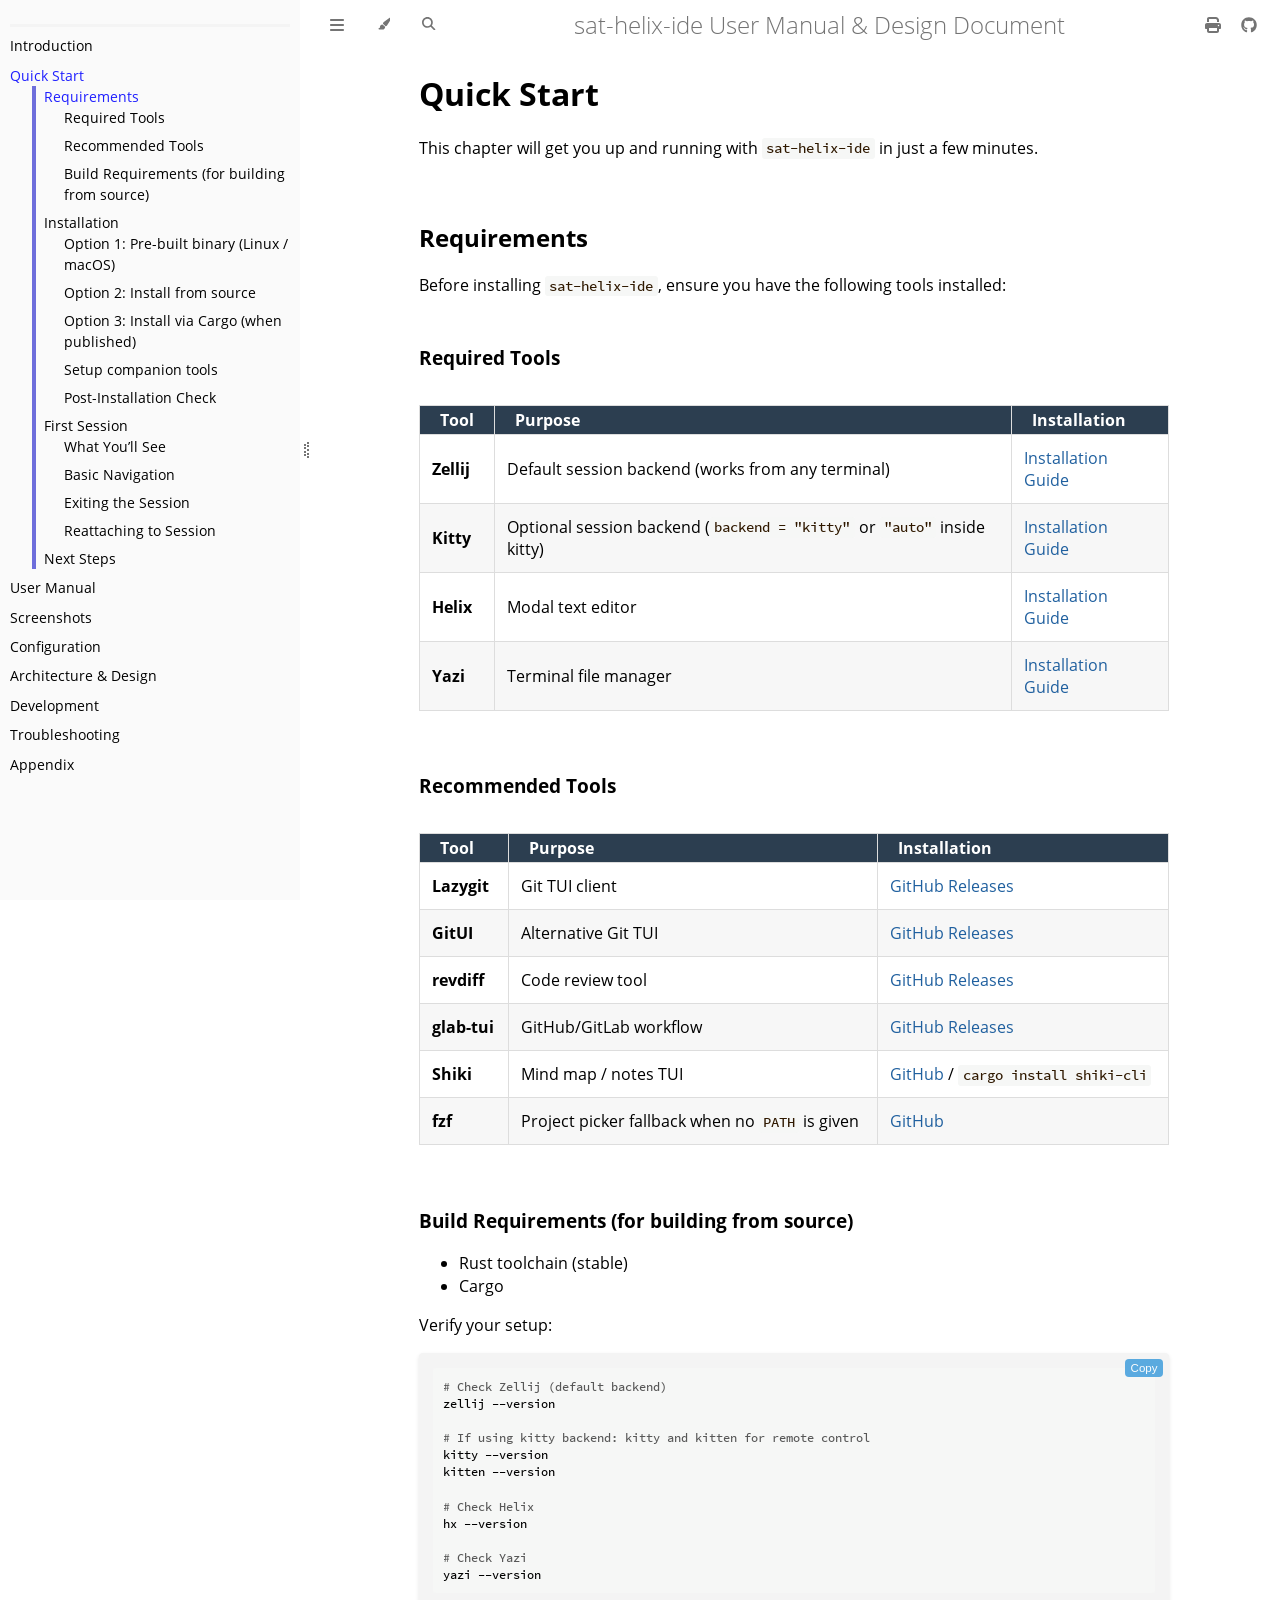
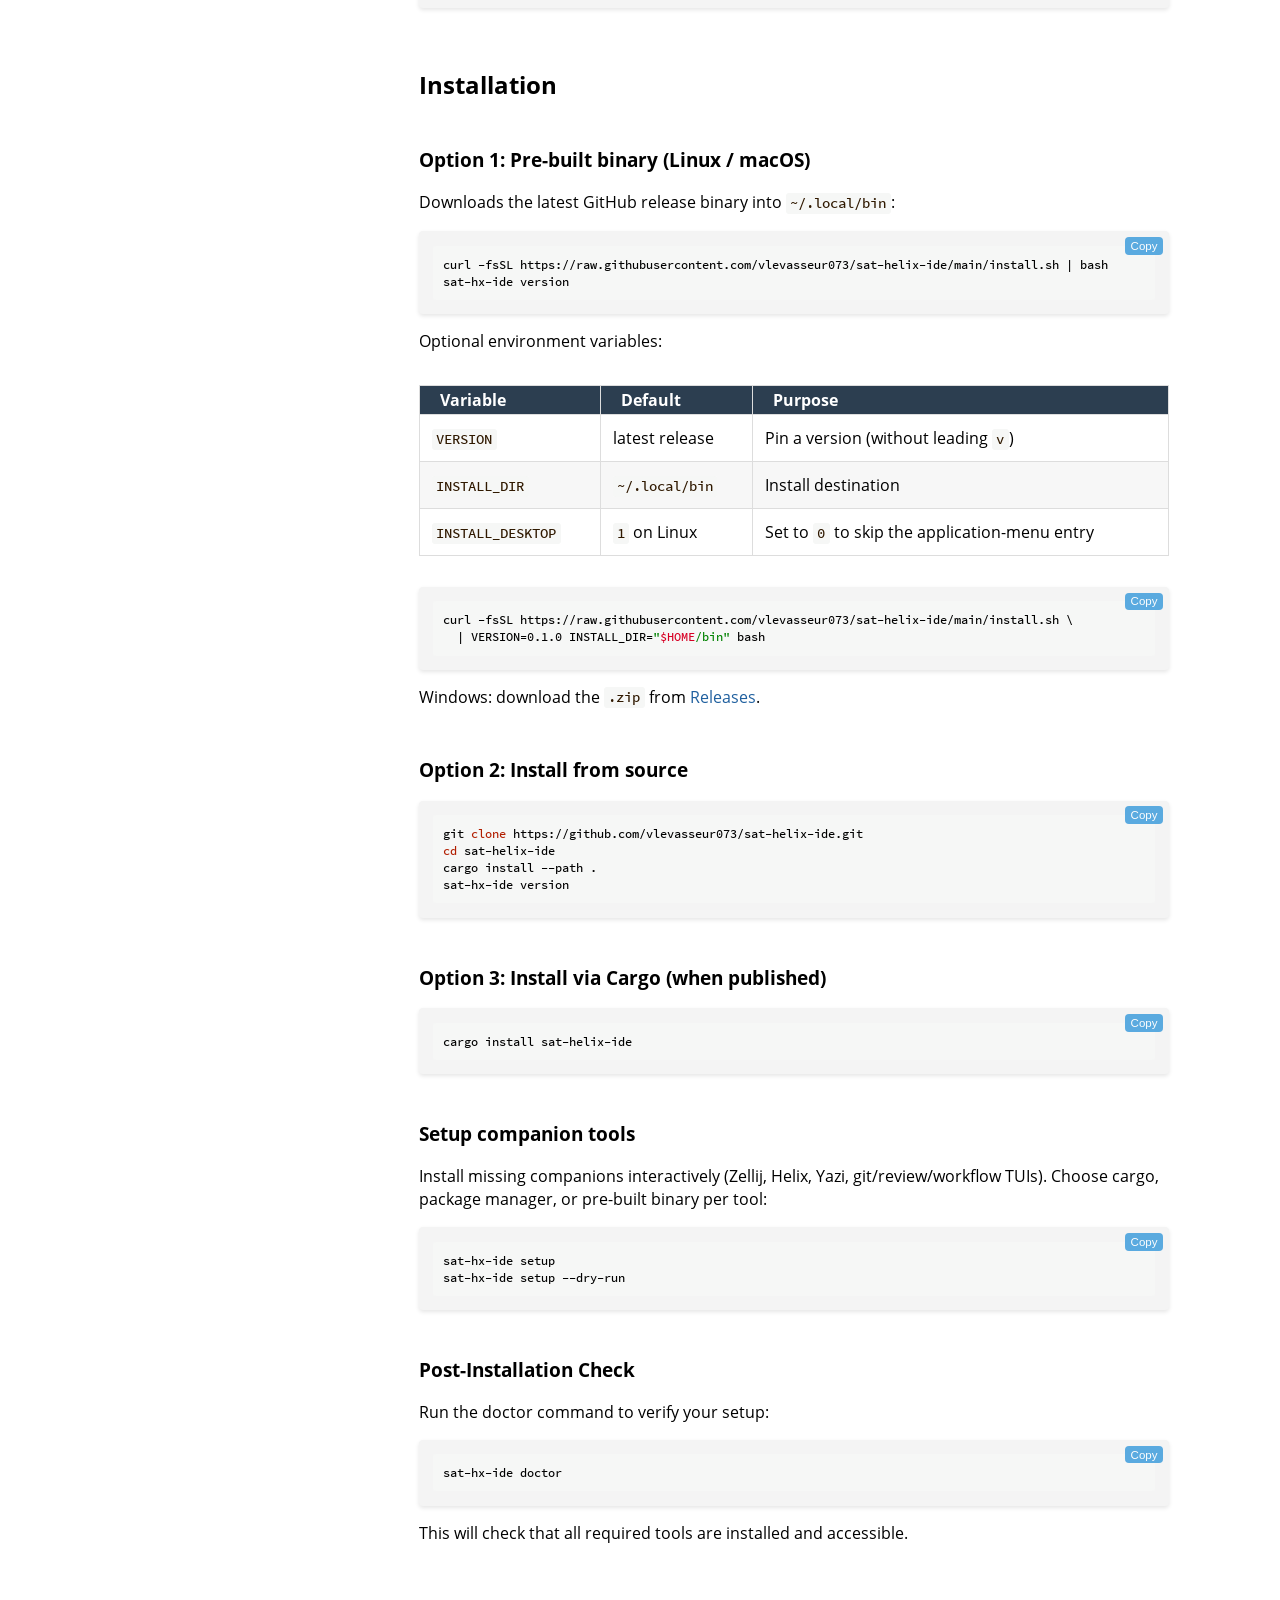
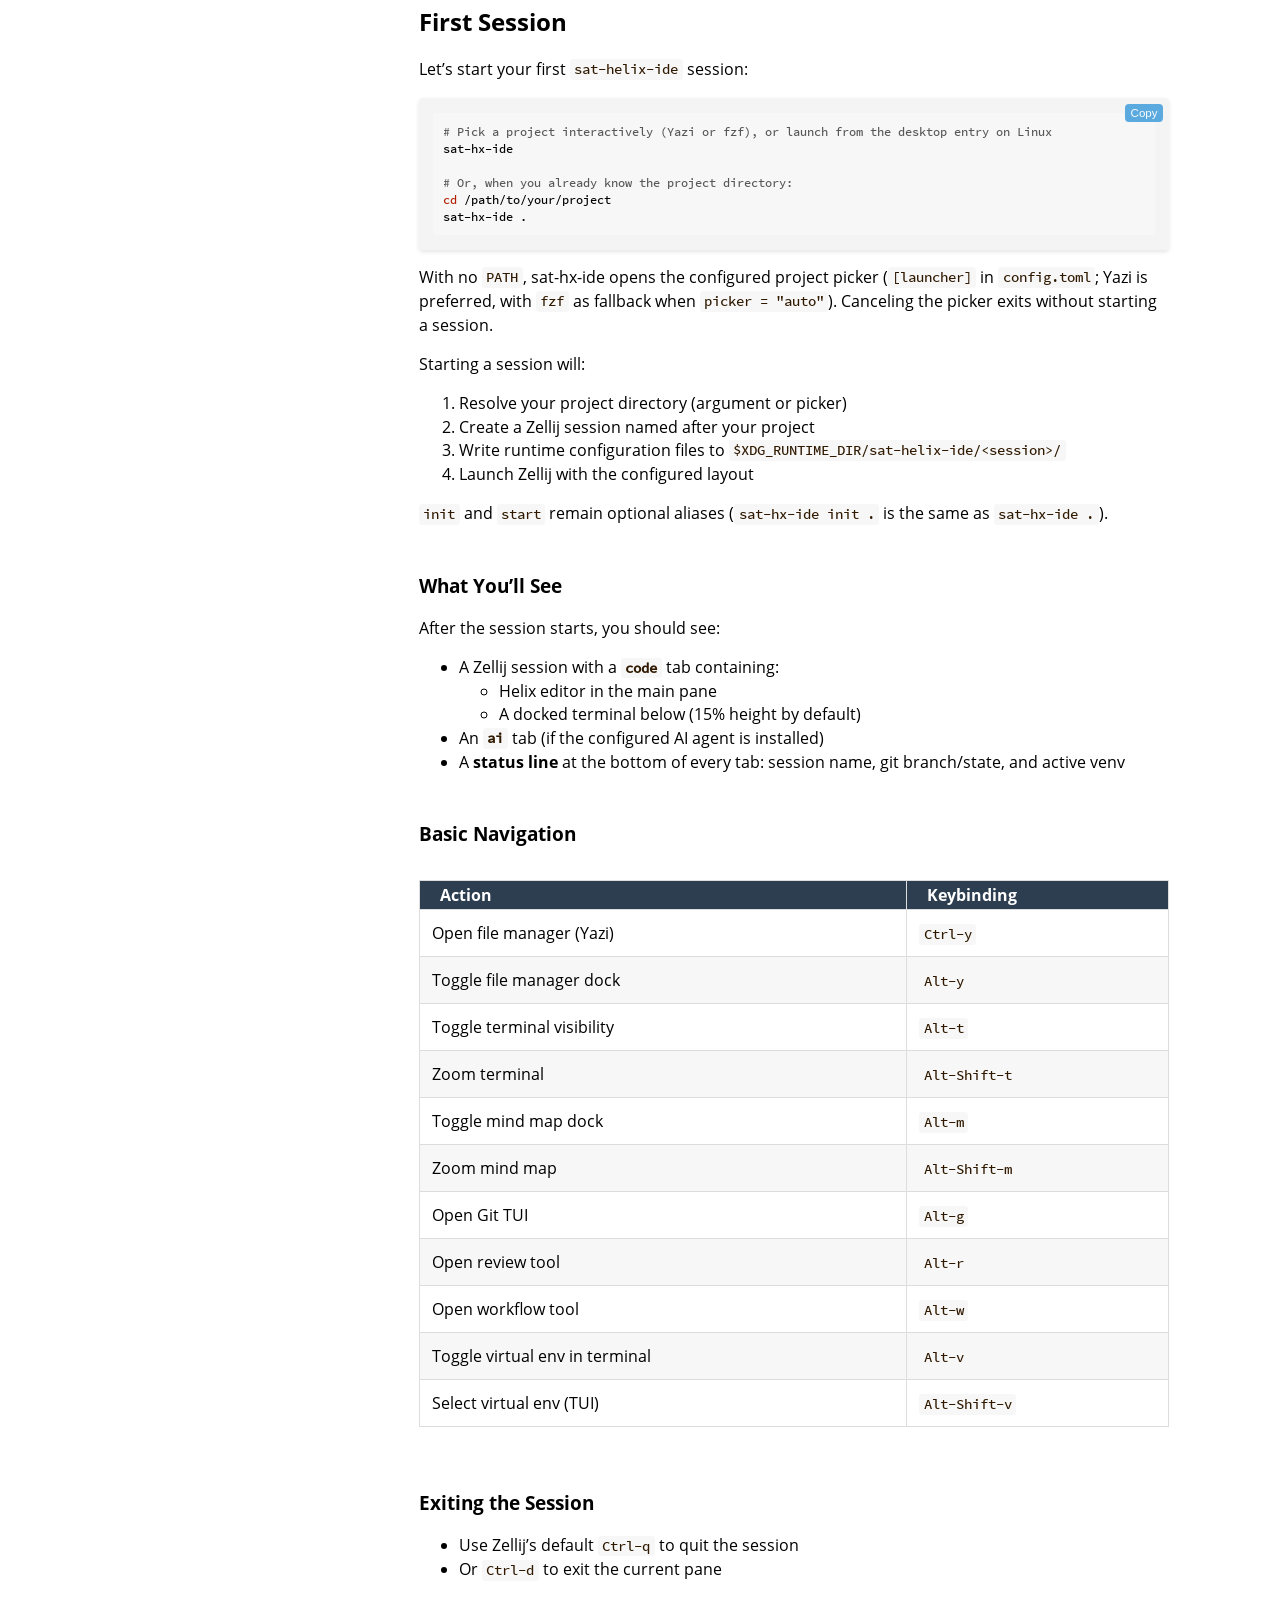
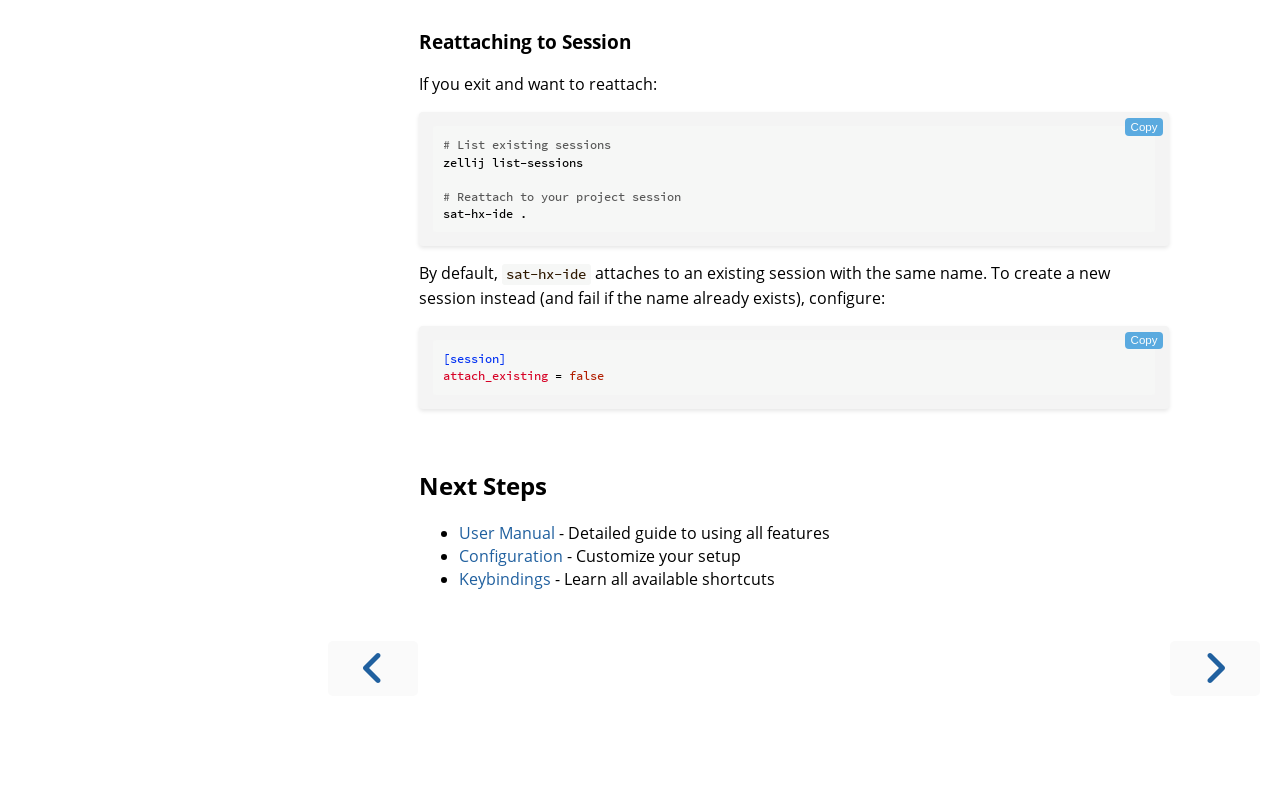
<file: quick-start.html>
<!DOCTYPE HTML>
<html lang="en" class="light sidebar-visible" dir="ltr">
    <head>
        <!-- Book generated using mdBook -->
        <meta charset="UTF-8">
        <title>Quick Start - sat-helix-ide User Manual &amp; Design Document</title>


        <!-- Custom HTML head -->

        <meta name="description" content="">
        <meta name="viewport" content="width=device-width, initial-scale=1">
        <meta name="theme-color" content="#ffffff">

        <link rel="icon" href="favicon-de23e50b.svg">
        <link rel="shortcut icon" href="favicon-8114d1fc.png">
        <link rel="stylesheet" href="css/variables-8adf115d.css">
        <link rel="stylesheet" href="css/general-e96d0476.css">
        <link rel="stylesheet" href="css/chrome-d279d366.css">
        <link rel="stylesheet" href="css/print-9e4910d8.css" media="print">

        <!-- Fonts -->
        <link rel="stylesheet" href="fonts/fonts-9644e21d.css">

        <!-- Highlight.js Stylesheets -->
        <link rel="stylesheet" id="mdbook-highlight-css" href="highlight-493f70e1.css">
        <link rel="stylesheet" id="mdbook-tomorrow-night-css" href="tomorrow-night-4c0ae647.css">
        <link rel="stylesheet" id="mdbook-ayu-highlight-css" href="ayu-highlight-3fdfc3ac.css">

        <!-- Custom theme stylesheets -->
        <link rel="stylesheet" href="theme/custom-e8ea0b06.css">


        <!-- Provide site root and default themes to javascript -->
        <script>
            const path_to_root = "";
            const default_light_theme = "light";
            const default_dark_theme = "navy";
            window.path_to_searchindex_js = "searchindex-0db075b6.js";
        </script>
        <!-- Start loading toc.js asap -->
        <script src="toc-26df6826.js"></script>
    </head>
    <body>
    <div id="mdbook-help-container">
        <div id="mdbook-help-popup">
            <h2 class="mdbook-help-title">Keyboard shortcuts</h2>
            <div>
                <p>Press <kbd>←</kbd> or <kbd>→</kbd> to navigate between chapters</p>
                <p>Press <kbd>S</kbd> or <kbd>/</kbd> to search in the book</p>
                <p>Press <kbd>?</kbd> to show this help</p>
                <p>Press <kbd>Esc</kbd> to hide this help</p>
            </div>
        </div>
    </div>
    <div id="mdbook-body-container">
        <!-- Work around some values being stored in localStorage wrapped in quotes -->
        <script>
            try {
                let theme = localStorage.getItem('mdbook-theme');
                let sidebar = localStorage.getItem('mdbook-sidebar');

                if (theme.startsWith('"') && theme.endsWith('"')) {
                    localStorage.setItem('mdbook-theme', theme.slice(1, theme.length - 1));
                }

                if (sidebar.startsWith('"') && sidebar.endsWith('"')) {
                    localStorage.setItem('mdbook-sidebar', sidebar.slice(1, sidebar.length - 1));
                }
            } catch (e) { }
        </script>

        <!-- Set the theme before any content is loaded, prevents flash -->
        <script>
            const default_theme = window.matchMedia("(prefers-color-scheme: dark)").matches ? default_dark_theme : default_light_theme;
            let theme;
            try { theme = localStorage.getItem('mdbook-theme'); } catch(e) { }
            if (theme === null || theme === undefined) { theme = default_theme; }
            const html = document.documentElement;
            html.classList.remove('light')
            html.classList.add(theme);
            html.classList.add("js");
        </script>

        <input type="checkbox" id="mdbook-sidebar-toggle-anchor" class="hidden">

        <!-- Hide / unhide sidebar before it is displayed -->
        <script>
            let sidebar = null;
            const sidebar_toggle = document.getElementById("mdbook-sidebar-toggle-anchor");
            if (document.body.clientWidth >= 1080) {
                try { sidebar = localStorage.getItem('mdbook-sidebar'); } catch(e) { }
                sidebar = sidebar || 'visible';
            } else {
                sidebar = 'hidden';
                sidebar_toggle.checked = false;
            }
            if (sidebar === 'visible') {
                sidebar_toggle.checked = true;
            } else {
                html.classList.remove('sidebar-visible');
            }
        </script>

        <nav id="mdbook-sidebar" class="sidebar" aria-label="Table of contents">
            <!-- populated by js -->
            <mdbook-sidebar-scrollbox class="sidebar-scrollbox"></mdbook-sidebar-scrollbox>
            <noscript>
                <iframe class="sidebar-iframe-outer" src="toc.html"></iframe>
            </noscript>
            <div id="mdbook-sidebar-resize-handle" class="sidebar-resize-handle">
                <div class="sidebar-resize-indicator"></div>
            </div>
        </nav>

        <div id="mdbook-page-wrapper" class="page-wrapper">

            <div class="page">
                <div id="mdbook-menu-bar-hover-placeholder"></div>
                <div id="mdbook-menu-bar" class="menu-bar sticky">
                    <div class="left-buttons">
                        <label id="mdbook-sidebar-toggle" class="icon-button" for="mdbook-sidebar-toggle-anchor" title="Toggle Table of Contents" aria-label="Toggle Table of Contents" aria-controls="mdbook-sidebar">
                            <span class=fa-svg><svg xmlns="http://www.w3.org/2000/svg" viewBox="0 0 448 512"><!--! Font Awesome Free 6.2.0 by @fontawesome - https://fontawesome.com License - https://fontawesome.com/license/free (Icons: CC BY 4.0, Fonts: SIL OFL 1.1, Code: MIT License) Copyright 2022 Fonticons, Inc. --><path d="M0 96C0 78.3 14.3 64 32 64H416c17.7 0 32 14.3 32 32s-14.3 32-32 32H32C14.3 128 0 113.7 0 96zM0 256c0-17.7 14.3-32 32-32H416c17.7 0 32 14.3 32 32s-14.3 32-32 32H32c-17.7 0-32-14.3-32-32zM448 416c0 17.7-14.3 32-32 32H32c-17.7 0-32-14.3-32-32s14.3-32 32-32H416c17.7 0 32 14.3 32 32z"/></svg></span>
                        </label>
                        <button id="mdbook-theme-toggle" class="icon-button" type="button" title="Change theme" aria-label="Change theme" aria-haspopup="true" aria-expanded="false" aria-controls="mdbook-theme-list">
                            <span class=fa-svg><svg xmlns="http://www.w3.org/2000/svg" viewBox="0 0 576 512"><!--! Font Awesome Free 6.2.0 by @fontawesome - https://fontawesome.com License - https://fontawesome.com/license/free (Icons: CC BY 4.0, Fonts: SIL OFL 1.1, Code: MIT License) Copyright 2022 Fonticons, Inc. --><path d="M371.3 367.1c27.3-3.9 51.9-19.4 67.2-42.9L600.2 74.1c12.6-19.5 9.4-45.3-7.6-61.2S549.7-4.4 531.1 9.6L294.4 187.2c-24 18-38.2 46.1-38.4 76.1L371.3 367.1zm-19.6 25.4l-116-104.4C175.9 290.3 128 339.6 128 400c0 3.9 .2 7.8 .6 11.6c1.8 17.5-10.2 36.4-27.8 36.4H96c-17.7 0-32 14.3-32 32s14.3 32 32 32H240c61.9 0 112-50.1 112-112c0-2.5-.1-5-.2-7.5z"/></svg></span>
                        </button>
                        <ul id="mdbook-theme-list" class="theme-popup" aria-label="Themes" role="menu">
                            <li role="none"><button role="menuitem" class="theme" id="mdbook-theme-default_theme">Auto</button></li>
                            <li role="none"><button role="menuitem" class="theme" id="mdbook-theme-light">Light</button></li>
                            <li role="none"><button role="menuitem" class="theme" id="mdbook-theme-rust">Rust</button></li>
                            <li role="none"><button role="menuitem" class="theme" id="mdbook-theme-coal">Coal</button></li>
                            <li role="none"><button role="menuitem" class="theme" id="mdbook-theme-navy">Navy</button></li>
                            <li role="none"><button role="menuitem" class="theme" id="mdbook-theme-ayu">Ayu</button></li>
                        </ul>
                        <button id="mdbook-search-toggle" class="icon-button" type="button" title="Search (`/`)" aria-label="Toggle Searchbar" aria-expanded="false" aria-keyshortcuts="/ s" aria-controls="mdbook-searchbar">
                            <span class=fa-svg><svg xmlns="http://www.w3.org/2000/svg" viewBox="0 0 512 512"><!--! Font Awesome Free 6.2.0 by @fontawesome - https://fontawesome.com License - https://fontawesome.com/license/free (Icons: CC BY 4.0, Fonts: SIL OFL 1.1, Code: MIT License) Copyright 2022 Fonticons, Inc. --><path d="M416 208c0 45.9-14.9 88.3-40 122.7L502.6 457.4c12.5 12.5 12.5 32.8 0 45.3s-32.8 12.5-45.3 0L330.7 376c-34.4 25.2-76.8 40-122.7 40C93.1 416 0 322.9 0 208S93.1 0 208 0S416 93.1 416 208zM208 352c79.5 0 144-64.5 144-144s-64.5-144-144-144S64 128.5 64 208s64.5 144 144 144z"/></svg></span>
                        </button>
                    </div>

                    <h1 class="menu-title">sat-helix-ide User Manual &amp; Design Document</h1>

                    <div class="right-buttons">
                        <a href="print.html" title="Print this book" aria-label="Print this book">
                            <span class=fa-svg id="print-button"><svg xmlns="http://www.w3.org/2000/svg" viewBox="0 0 512 512"><!--! Font Awesome Free 6.2.0 by @fontawesome - https://fontawesome.com License - https://fontawesome.com/license/free (Icons: CC BY 4.0, Fonts: SIL OFL 1.1, Code: MIT License) Copyright 2022 Fonticons, Inc. --><path d="M128 0C92.7 0 64 28.7 64 64v96h64V64H354.7L384 93.3V160h64V93.3c0-17-6.7-33.3-18.7-45.3L400 18.7C388 6.7 371.7 0 354.7 0H128zM384 352v32 64H128V384 368 352H384zm64 32h32c17.7 0 32-14.3 32-32V256c0-35.3-28.7-64-64-64H64c-35.3 0-64 28.7-64 64v96c0 17.7 14.3 32 32 32H64v64c0 35.3 28.7 64 64 64H384c35.3 0 64-28.7 64-64V384zm-16-88c-13.3 0-24-10.7-24-24s10.7-24 24-24s24 10.7 24 24s-10.7 24-24 24z"/></svg></span>
                        </a>
                        <a href="https://github.com/vlevasseur073/sat-helix-ide" title="Git repository" aria-label="Git repository">
                            <span class=fa-svg><svg xmlns="http://www.w3.org/2000/svg" viewBox="0 0 496 512"><!--! Font Awesome Free 6.2.0 by @fontawesome - https://fontawesome.com License - https://fontawesome.com/license/free (Icons: CC BY 4.0, Fonts: SIL OFL 1.1, Code: MIT License) Copyright 2022 Fonticons, Inc. --><path d="M165.9 397.4c0 2-2.3 3.6-5.2 3.6-3.3.3-5.6-1.3-5.6-3.6 0-2 2.3-3.6 5.2-3.6 3-.3 5.6 1.3 5.6 3.6zm-31.1-4.5c-.7 2 1.3 4.3 4.3 4.9 2.6 1 5.6 0 6.2-2s-1.3-4.3-4.3-5.2c-2.6-.7-5.5.3-6.2 2.3zm44.2-1.7c-2.9.7-4.9 2.6-4.6 4.9.3 2 2.9 3.3 5.9 2.6 2.9-.7 4.9-2.6 4.6-4.6-.3-1.9-3-3.2-5.9-2.9zM244.8 8C106.1 8 0 113.3 0 252c0 110.9 69.8 205.8 169.5 239.2 12.8 2.3 17.3-5.6 17.3-12.1 0-6.2-.3-40.4-.3-61.4 0 0-70 15-84.7-29.8 0 0-11.4-29.1-27.8-36.6 0 0-22.9-15.7 1.6-15.4 0 0 24.9 2 38.6 25.8 21.9 38.6 58.6 27.5 72.9 20.9 2.3-16 8.8-27.1 16-33.7-55.9-6.2-112.3-14.3-112.3-110.5 0-27.5 7.6-41.3 23.6-58.9-2.6-6.5-11.1-33.3 2.6-67.9 20.9-6.5 69 27 69 27 20-5.6 41.5-8.5 62.8-8.5s42.8 2.9 62.8 8.5c0 0 48.1-33.6 69-27 13.7 34.7 5.2 61.4 2.6 67.9 16 17.7 25.8 31.5 25.8 58.9 0 96.5-58.9 104.2-114.8 110.5 9.2 7.9 17 22.9 17 46.4 0 33.7-.3 75.4-.3 83.6 0 6.5 4.6 14.4 17.3 12.1C428.2 457.8 496 362.9 496 252 496 113.3 383.5 8 244.8 8zM97.2 352.9c-1.3 1-1 3.3.7 5.2 1.6 1.6 3.9 2.3 5.2 1 1.3-1 1-3.3-.7-5.2-1.6-1.6-3.9-2.3-5.2-1zm-10.8-8.1c-.7 1.3.3 2.9 2.3 3.9 1.6 1 3.6.7 4.3-.7.7-1.3-.3-2.9-2.3-3.9-2-.6-3.6-.3-4.3.7zm32.4 35.6c-1.6 1.3-1 4.3 1.3 6.2 2.3 2.3 5.2 2.6 6.5 1 1.3-1.3.7-4.3-1.3-6.2-2.2-2.3-5.2-2.6-6.5-1zm-11.4-14.7c-1.6 1-1.6 3.6 0 5.9 1.6 2.3 4.3 3.3 5.6 2.3 1.6-1.3 1.6-3.9 0-6.2-1.4-2.3-4-3.3-5.6-2z"/></svg></span>
                        </a>

                    </div>
                </div>

                <div id="mdbook-search-wrapper" class="hidden">
                    <form id="mdbook-searchbar-outer" class="searchbar-outer">
                        <div class="search-wrapper">
                            <input type="search" id="mdbook-searchbar" name="searchbar" placeholder="Search this book ..." aria-controls="mdbook-searchresults-outer" aria-describedby="searchresults-header">
                            <div class="spinner-wrapper">
                                <span class=fa-svg id="fa-spin"><svg xmlns="http://www.w3.org/2000/svg" viewBox="0 0 512 512"><!--! Font Awesome Free 6.2.0 by @fontawesome - https://fontawesome.com License - https://fontawesome.com/license/free (Icons: CC BY 4.0, Fonts: SIL OFL 1.1, Code: MIT License) Copyright 2022 Fonticons, Inc. --><path d="M304 48c0-26.5-21.5-48-48-48s-48 21.5-48 48s21.5 48 48 48s48-21.5 48-48zm0 416c0-26.5-21.5-48-48-48s-48 21.5-48 48s21.5 48 48 48s48-21.5 48-48zM48 304c26.5 0 48-21.5 48-48s-21.5-48-48-48s-48 21.5-48 48s21.5 48 48 48zm464-48c0-26.5-21.5-48-48-48s-48 21.5-48 48s21.5 48 48 48s48-21.5 48-48zM142.9 437c18.7-18.7 18.7-49.1 0-67.9s-49.1-18.7-67.9 0s-18.7 49.1 0 67.9s49.1 18.7 67.9 0zm0-294.2c18.7-18.7 18.7-49.1 0-67.9S93.7 56.2 75 75s-18.7 49.1 0 67.9s49.1 18.7 67.9 0zM369.1 437c18.7 18.7 49.1 18.7 67.9 0s18.7-49.1 0-67.9s-49.1-18.7-67.9 0s-18.7 49.1 0 67.9z"/></svg></span>
                            </div>
                        </div>
                    </form>
                    <div id="mdbook-searchresults-outer" class="searchresults-outer hidden">
                        <div id="mdbook-searchresults-header" class="searchresults-header"></div>
                        <ul id="mdbook-searchresults">
                        </ul>
                    </div>
                </div>

                <!-- Apply ARIA attributes after the sidebar and the sidebar toggle button are added to the DOM -->
                <script>
                    document.getElementById('mdbook-sidebar-toggle').setAttribute('aria-expanded', sidebar === 'visible');
                    document.getElementById('mdbook-sidebar').setAttribute('aria-hidden', sidebar !== 'visible');
                    Array.from(document.querySelectorAll('#mdbook-sidebar a')).forEach(function(link) {
                        link.setAttribute('tabIndex', sidebar === 'visible' ? 0 : -1);
                    });
                </script>

                <div id="mdbook-content" class="content">
                    <main>
                        <h1 id="quick-start"><a class="header" href="#quick-start">Quick Start</a></h1>
<p>This chapter will get you up and running with <code>sat-helix-ide</code> in just a few minutes.</p>
<h2 id="requirements"><a class="header" href="#requirements">Requirements</a></h2>
<p>Before installing <code>sat-helix-ide</code>, ensure you have the following tools installed:</p>
<h3 id="required-tools"><a class="header" href="#required-tools">Required Tools</a></h3>
<div class="table-wrapper">
<table>
<thead>
<tr><th>Tool</th><th>Purpose</th><th>Installation</th></tr>
</thead>
<tbody>
<tr><td><strong>Zellij</strong></td><td>Default session backend (works from any terminal)</td><td><a href="https://zellij.dev/documentation/installation.html">Installation Guide</a></td></tr>
<tr><td><strong>Kitty</strong></td><td>Optional session backend (<code>backend = "kitty"</code> or <code>"auto"</code> inside kitty)</td><td><a href="https://sw.kovidgoyal.net/kitty/">Installation Guide</a></td></tr>
<tr><td><strong>Helix</strong></td><td>Modal text editor</td><td><a href="https://helix-editor.com/">Installation Guide</a></td></tr>
<tr><td><strong>Yazi</strong></td><td>Terminal file manager</td><td><a href="https://yazi-rs.github.io/docs/installation">Installation Guide</a></td></tr>
</tbody>
</table>
</div>
<h3 id="recommended-tools"><a class="header" href="#recommended-tools">Recommended Tools</a></h3>
<div class="table-wrapper">
<table>
<thead>
<tr><th>Tool</th><th>Purpose</th><th>Installation</th></tr>
</thead>
<tbody>
<tr><td><strong>Lazygit</strong></td><td>Git TUI client</td><td><a href="https://github.com/jesseduffield/lazygit/releases">GitHub Releases</a></td></tr>
<tr><td><strong>GitUI</strong></td><td>Alternative Git TUI</td><td><a href="https://github.com/gitui-org/gitui/releases">GitHub Releases</a></td></tr>
<tr><td><strong>revdiff</strong></td><td>Code review tool</td><td><a href="https://github.com/umputun/revdiff/releases">GitHub Releases</a></td></tr>
<tr><td><strong>glab-tui</strong></td><td>GitHub/GitLab workflow</td><td><a href="https://github.com/rcieri/glab-tui/releases">GitHub Releases</a></td></tr>
<tr><td><strong>Shiki</strong></td><td>Mind map / notes TUI</td><td><a href="https://github.com/sazardev/shiki">GitHub</a> / <code>cargo install shiki-cli</code></td></tr>
<tr><td><strong>fzf</strong></td><td>Project picker fallback when no <code>PATH</code> is given</td><td><a href="https://github.com/junegunn/fzf">GitHub</a></td></tr>
</tbody>
</table>
</div>
<h3 id="build-requirements-for-building-from-source"><a class="header" href="#build-requirements-for-building-from-source">Build Requirements (for building from source)</a></h3>
<ul>
<li>Rust toolchain (stable)</li>
<li>Cargo</li>
</ul>
<p>Verify your setup:</p>
<pre><code class="language-bash"># Check Zellij (default backend)
zellij --version

# If using kitty backend: kitty and kitten for remote control
kitty --version
kitten --version

# Check Helix
hx --version

# Check Yazi
yazi --version
</code></pre>
<h2 id="installation"><a class="header" href="#installation">Installation</a></h2>
<h3 id="option-1-pre-built-binary-linux--macos"><a class="header" href="#option-1-pre-built-binary-linux--macos">Option 1: Pre-built binary (Linux / macOS)</a></h3>
<p>Downloads the latest GitHub release binary into <code>~/.local/bin</code>:</p>
<pre><code class="language-bash">curl -fsSL https://raw.githubusercontent.com/vlevasseur073/sat-helix-ide/main/install.sh | bash
sat-hx-ide version
</code></pre>
<p>Optional environment variables:</p>
<div class="table-wrapper">
<table>
<thead>
<tr><th>Variable</th><th>Default</th><th>Purpose</th></tr>
</thead>
<tbody>
<tr><td><code>VERSION</code></td><td>latest release</td><td>Pin a version (without leading <code>v</code>)</td></tr>
<tr><td><code>INSTALL_DIR</code></td><td><code>~/.local/bin</code></td><td>Install destination</td></tr>
<tr><td><code>INSTALL_DESKTOP</code></td><td><code>1</code> on Linux</td><td>Set to <code>0</code> to skip the application-menu entry</td></tr>
</tbody>
</table>
</div>
<pre><code class="language-bash">curl -fsSL https://raw.githubusercontent.com/vlevasseur073/sat-helix-ide/main/install.sh \
  | VERSION=0.1.0 INSTALL_DIR="$HOME/bin" bash
</code></pre>
<p>Windows: download the <code>.zip</code> from <a href="https://github.com/vlevasseur073/sat-helix-ide/releases">Releases</a>.</p>
<h3 id="option-2-install-from-source"><a class="header" href="#option-2-install-from-source">Option 2: Install from source</a></h3>
<pre><code class="language-bash">git clone https://github.com/vlevasseur073/sat-helix-ide.git
cd sat-helix-ide
cargo install --path .
sat-hx-ide version
</code></pre>
<h3 id="option-3-install-via-cargo-when-published"><a class="header" href="#option-3-install-via-cargo-when-published">Option 3: Install via Cargo (when published)</a></h3>
<pre><code class="language-bash">cargo install sat-helix-ide
</code></pre>
<h3 id="setup-companion-tools"><a class="header" href="#setup-companion-tools">Setup companion tools</a></h3>
<p>Install missing companions interactively (Zellij, Helix, Yazi, git/review/workflow
TUIs). Choose cargo, package manager, or pre-built binary per tool:</p>
<pre><code class="language-bash">sat-hx-ide setup
sat-hx-ide setup --dry-run
</code></pre>
<h3 id="post-installation-check"><a class="header" href="#post-installation-check">Post-Installation Check</a></h3>
<p>Run the doctor command to verify your setup:</p>
<pre><code class="language-bash">sat-hx-ide doctor
</code></pre>
<p>This will check that all required tools are installed and accessible.</p>
<h2 id="first-session"><a class="header" href="#first-session">First Session</a></h2>
<p>Let’s start your first <code>sat-helix-ide</code> session:</p>
<pre><code class="language-bash"># Pick a project interactively (Yazi or fzf), or launch from the desktop entry on Linux
sat-hx-ide

# Or, when you already know the project directory:
cd /path/to/your/project
sat-hx-ide .
</code></pre>
<p>With no <code>PATH</code>, sat-hx-ide opens the configured project picker (<code>[launcher]</code> in
<code>config.toml</code>; Yazi is preferred, with <code>fzf</code> as fallback when <code>picker = "auto"</code>).
Canceling the picker exits without starting a session.</p>
<p>Starting a session will:</p>
<ol>
<li>Resolve your project directory (argument or picker)</li>
<li>Create a Zellij session named after your project</li>
<li>Write runtime configuration files to <code>$XDG_RUNTIME_DIR/sat-helix-ide/&lt;session&gt;/</code></li>
<li>Launch Zellij with the configured layout</li>
</ol>
<p><code>init</code> and <code>start</code> remain optional aliases (<code>sat-hx-ide init .</code> is the same as <code>sat-hx-ide .</code>).</p>
<h3 id="what-youll-see"><a class="header" href="#what-youll-see">What You’ll See</a></h3>
<p>After the session starts, you should see:</p>
<ul>
<li>A Zellij session with a <strong><code>code</code></strong> tab containing:
<ul>
<li>Helix editor in the main pane</li>
<li>A docked terminal below (15% height by default)</li>
</ul>
</li>
<li>An <strong><code>ai</code></strong> tab (if the configured AI agent is installed)</li>
<li>A <strong>status line</strong> at the bottom of every tab: session name, git branch/state, and active venv</li>
</ul>
<h3 id="basic-navigation"><a class="header" href="#basic-navigation">Basic Navigation</a></h3>
<div class="table-wrapper">
<table>
<thead>
<tr><th>Action</th><th>Keybinding</th></tr>
</thead>
<tbody>
<tr><td>Open file manager (Yazi)</td><td><code>Ctrl-y</code></td></tr>
<tr><td>Toggle file manager dock</td><td><code>Alt-y</code></td></tr>
<tr><td>Toggle terminal visibility</td><td><code>Alt-t</code></td></tr>
<tr><td>Zoom terminal</td><td><code>Alt-Shift-t</code></td></tr>
<tr><td>Toggle mind map dock</td><td><code>Alt-m</code></td></tr>
<tr><td>Zoom mind map</td><td><code>Alt-Shift-m</code></td></tr>
<tr><td>Open Git TUI</td><td><code>Alt-g</code></td></tr>
<tr><td>Open review tool</td><td><code>Alt-r</code></td></tr>
<tr><td>Open workflow tool</td><td><code>Alt-w</code></td></tr>
<tr><td>Toggle virtual env in terminal</td><td><code>Alt-v</code></td></tr>
<tr><td>Select virtual env (TUI)</td><td><code>Alt-Shift-v</code></td></tr>
</tbody>
</table>
</div>
<h3 id="exiting-the-session"><a class="header" href="#exiting-the-session">Exiting the Session</a></h3>
<ul>
<li>Use Zellij’s default <code>Ctrl-q</code> to quit the session</li>
<li>Or <code>Ctrl-d</code> to exit the current pane</li>
</ul>
<h3 id="reattaching-to-session"><a class="header" href="#reattaching-to-session">Reattaching to Session</a></h3>
<p>If you exit and want to reattach:</p>
<pre><code class="language-bash"># List existing sessions
zellij list-sessions

# Reattach to your project session
sat-hx-ide .
</code></pre>
<p>By default, <code>sat-hx-ide</code> attaches to an existing session with the same name. To create a new session instead (and fail if the name already exists), configure:</p>
<pre><code class="language-toml">[session]
attach_existing = false
</code></pre>
<h2 id="next-steps"><a class="header" href="#next-steps">Next Steps</a></h2>
<ul>
<li><a href="./user-manual.html">User Manual</a> - Detailed guide to using all features</li>
<li><a href="./configuration.html">Configuration</a> - Customize your setup</li>
<li><a href="./user-manual.html#keybindings">Keybindings</a> - Learn all available shortcuts</li>
</ul>

                    </main>

                    <nav class="nav-wrapper" aria-label="Page navigation">
                        <!-- Mobile navigation buttons -->
                            <a rel="prev" href="introduction.html" class="mobile-nav-chapters previous" title="Previous chapter" aria-label="Previous chapter" aria-keyshortcuts="Left">
                                <span class=fa-svg><svg xmlns="http://www.w3.org/2000/svg" viewBox="0 0 320 512"><!--! Font Awesome Free 6.2.0 by @fontawesome - https://fontawesome.com License - https://fontawesome.com/license/free (Icons: CC BY 4.0, Fonts: SIL OFL 1.1, Code: MIT License) Copyright 2022 Fonticons, Inc. --><path d="M41.4 233.4c-12.5 12.5-12.5 32.8 0 45.3l160 160c12.5 12.5 32.8 12.5 45.3 0s12.5-32.8 0-45.3L109.3 256 246.6 118.6c12.5-12.5 12.5-32.8 0-45.3s-32.8-12.5-45.3 0l-160 160z"/></svg></span>
                            </a>

                            <a rel="next prefetch" href="user-manual.html" class="mobile-nav-chapters next" title="Next chapter" aria-label="Next chapter" aria-keyshortcuts="Right">
                                <span class=fa-svg><svg xmlns="http://www.w3.org/2000/svg" viewBox="0 0 320 512"><!--! Font Awesome Free 6.2.0 by @fontawesome - https://fontawesome.com License - https://fontawesome.com/license/free (Icons: CC BY 4.0, Fonts: SIL OFL 1.1, Code: MIT License) Copyright 2022 Fonticons, Inc. --><path d="M278.6 233.4c12.5 12.5 12.5 32.8 0 45.3l-160 160c-12.5 12.5-32.8 12.5-45.3 0s-12.5-32.8 0-45.3L210.7 256 73.4 118.6c-12.5-12.5-12.5-32.8 0-45.3s32.8-12.5 45.3 0l160 160z"/></svg></span>
                            </a>

                        <div style="clear: both"></div>
                    </nav>
                </div>
            </div>

            <nav class="nav-wide-wrapper" aria-label="Page navigation">
                    <a rel="prev" href="introduction.html" class="nav-chapters previous" title="Previous chapter" aria-label="Previous chapter" aria-keyshortcuts="Left">
                        <span class=fa-svg><svg xmlns="http://www.w3.org/2000/svg" viewBox="0 0 320 512"><!--! Font Awesome Free 6.2.0 by @fontawesome - https://fontawesome.com License - https://fontawesome.com/license/free (Icons: CC BY 4.0, Fonts: SIL OFL 1.1, Code: MIT License) Copyright 2022 Fonticons, Inc. --><path d="M41.4 233.4c-12.5 12.5-12.5 32.8 0 45.3l160 160c12.5 12.5 32.8 12.5 45.3 0s12.5-32.8 0-45.3L109.3 256 246.6 118.6c12.5-12.5 12.5-32.8 0-45.3s-32.8-12.5-45.3 0l-160 160z"/></svg></span>
                    </a>

                    <a rel="next prefetch" href="user-manual.html" class="nav-chapters next" title="Next chapter" aria-label="Next chapter" aria-keyshortcuts="Right">
                        <span class=fa-svg><svg xmlns="http://www.w3.org/2000/svg" viewBox="0 0 320 512"><!--! Font Awesome Free 6.2.0 by @fontawesome - https://fontawesome.com License - https://fontawesome.com/license/free (Icons: CC BY 4.0, Fonts: SIL OFL 1.1, Code: MIT License) Copyright 2022 Fonticons, Inc. --><path d="M278.6 233.4c12.5 12.5 12.5 32.8 0 45.3l-160 160c-12.5 12.5-32.8 12.5-45.3 0s-12.5-32.8 0-45.3L210.7 256 73.4 118.6c-12.5-12.5-12.5-32.8 0-45.3s32.8-12.5 45.3 0l160 160z"/></svg></span>
                    </a>
            </nav>

        </div>

        <template id=fa-eye><span class=fa-svg><svg xmlns="http://www.w3.org/2000/svg" viewBox="0 0 576 512"><!--! Font Awesome Free 6.2.0 by @fontawesome - https://fontawesome.com License - https://fontawesome.com/license/free (Icons: CC BY 4.0, Fonts: SIL OFL 1.1, Code: MIT License) Copyright 2022 Fonticons, Inc. --><path d="M288 32c-80.8 0-145.5 36.8-192.6 80.6C48.6 156 17.3 208 2.5 243.7c-3.3 7.9-3.3 16.7 0 24.6C17.3 304 48.6 356 95.4 399.4C142.5 443.2 207.2 480 288 480s145.5-36.8 192.6-80.6c46.8-43.5 78.1-95.4 93-131.1c3.3-7.9 3.3-16.7 0-24.6c-14.9-35.7-46.2-87.7-93-131.1C433.5 68.8 368.8 32 288 32zM432 256c0 79.5-64.5 144-144 144s-144-64.5-144-144s64.5-144 144-144s144 64.5 144 144zM288 192c0 35.3-28.7 64-64 64c-11.5 0-22.3-3-31.6-8.4c-.2 2.8-.4 5.5-.4 8.4c0 53 43 96 96 96s96-43 96-96s-43-96-96-96c-2.8 0-5.6 .1-8.4 .4c5.3 9.3 8.4 20.1 8.4 31.6z"/></svg></span></template>
        <template id=fa-eye-slash><span class=fa-svg><svg xmlns="http://www.w3.org/2000/svg" viewBox="0 0 640 512"><!--! Font Awesome Free 6.2.0 by @fontawesome - https://fontawesome.com License - https://fontawesome.com/license/free (Icons: CC BY 4.0, Fonts: SIL OFL 1.1, Code: MIT License) Copyright 2022 Fonticons, Inc. --><path d="M38.8 5.1C28.4-3.1 13.3-1.2 5.1 9.2S-1.2 34.7 9.2 42.9l592 464c10.4 8.2 25.5 6.3 33.7-4.1s6.3-25.5-4.1-33.7L525.6 386.7c39.6-40.6 66.4-86.1 79.9-118.4c3.3-7.9 3.3-16.7 0-24.6c-14.9-35.7-46.2-87.7-93-131.1C465.5 68.8 400.8 32 320 32c-68.2 0-125 26.3-169.3 60.8L38.8 5.1zM223.1 149.5C248.6 126.2 282.7 112 320 112c79.5 0 144 64.5 144 144c0 24.9-6.3 48.3-17.4 68.7L408 294.5c5.2-11.8 8-24.8 8-38.5c0-53-43-96-96-96c-2.8 0-5.6 .1-8.4 .4c5.3 9.3 8.4 20.1 8.4 31.6c0 10.2-2.4 19.8-6.6 28.3l-90.3-70.8zm223.1 298L373 389.9c-16.4 6.5-34.3 10.1-53 10.1c-79.5 0-144-64.5-144-144c0-6.9 .5-13.6 1.4-20.2L83.1 161.5C60.3 191.2 44 220.8 34.5 243.7c-3.3 7.9-3.3 16.7 0 24.6c14.9 35.7 46.2 87.7 93 131.1C174.5 443.2 239.2 480 320 480c47.8 0 89.9-12.9 126.2-32.5z"/></svg></span></template>
        <template id=fa-copy><span class=fa-svg><svg xmlns="http://www.w3.org/2000/svg" viewBox="0 0 512 512"><!--! Font Awesome Free 6.2.0 by @fontawesome - https://fontawesome.com License - https://fontawesome.com/license/free (Icons: CC BY 4.0, Fonts: SIL OFL 1.1, Code: MIT License) Copyright 2022 Fonticons, Inc. --><path d="M502.6 70.63l-61.25-61.25C435.4 3.371 427.2 0 418.7 0H255.1c-35.35 0-64 28.66-64 64l.0195 256C192 355.4 220.7 384 256 384h192c35.2 0 64-28.8 64-64V93.25C512 84.77 508.6 76.63 502.6 70.63zM464 320c0 8.836-7.164 16-16 16H255.1c-8.838 0-16-7.164-16-16L239.1 64.13c0-8.836 7.164-16 16-16h128L384 96c0 17.67 14.33 32 32 32h47.1V320zM272 448c0 8.836-7.164 16-16 16H63.1c-8.838 0-16-7.164-16-16L47.98 192.1c0-8.836 7.164-16 16-16H160V128H63.99c-35.35 0-64 28.65-64 64l.0098 256C.002 483.3 28.66 512 64 512h192c35.2 0 64-28.8 64-64v-32h-47.1L272 448z"/></svg></span></template>
        <template id=fa-play><span class=fa-svg><svg xmlns="http://www.w3.org/2000/svg" viewBox="0 0 384 512"><!--! Font Awesome Free 6.2.0 by @fontawesome - https://fontawesome.com License - https://fontawesome.com/license/free (Icons: CC BY 4.0, Fonts: SIL OFL 1.1, Code: MIT License) Copyright 2022 Fonticons, Inc. --><path d="M73 39c-14.8-9.1-33.4-9.4-48.5-.9S0 62.6 0 80V432c0 17.4 9.4 33.4 24.5 41.9s33.7 8.1 48.5-.9L361 297c14.3-8.7 23-24.2 23-41s-8.7-32.2-23-41L73 39z"/></svg></span></template>
        <template id=fa-clock-rotate-left><span class=fa-svg><svg xmlns="http://www.w3.org/2000/svg" viewBox="0 0 512 512"><!--! Font Awesome Free 6.2.0 by @fontawesome - https://fontawesome.com License - https://fontawesome.com/license/free (Icons: CC BY 4.0, Fonts: SIL OFL 1.1, Code: MIT License) Copyright 2022 Fonticons, Inc. --><path d="M75 75L41 41C25.9 25.9 0 36.6 0 57.9V168c0 13.3 10.7 24 24 24H134.1c21.4 0 32.1-25.9 17-41l-30.8-30.8C155 85.5 203 64 256 64c106 0 192 86 192 192s-86 192-192 192c-40.8 0-78.6-12.7-109.7-34.4c-14.5-10.1-34.4-6.6-44.6 7.9s-6.6 34.4 7.9 44.6C151.2 495 201.7 512 256 512c141.4 0 256-114.6 256-256S397.4 0 256 0C185.3 0 121.3 28.7 75 75zm181 53c-13.3 0-24 10.7-24 24V256c0 6.4 2.5 12.5 7 17l72 72c9.4 9.4 24.6 9.4 33.9 0s9.4-24.6 0-33.9l-65-65V152c0-13.3-10.7-24-24-24z"/></svg></span></template>



        <script>
            window.playground_copyable = true;
        </script>


        <script src="elasticlunr-ef4e11c1.min.js"></script>
        <script src="mark-09e88c2c.min.js"></script>
        <script src="searcher-09f2665d.js"></script>

        <script src="clipboard-1626706a.min.js"></script>
        <script src="highlight-abc7f01d.js"></script>
        <script src="book-609e4cb8.js"></script>

        <!-- Custom JS scripts -->
        <script src="theme/custom-983d56f0.js"></script>



    </div>
    </body>
</html>
</file>
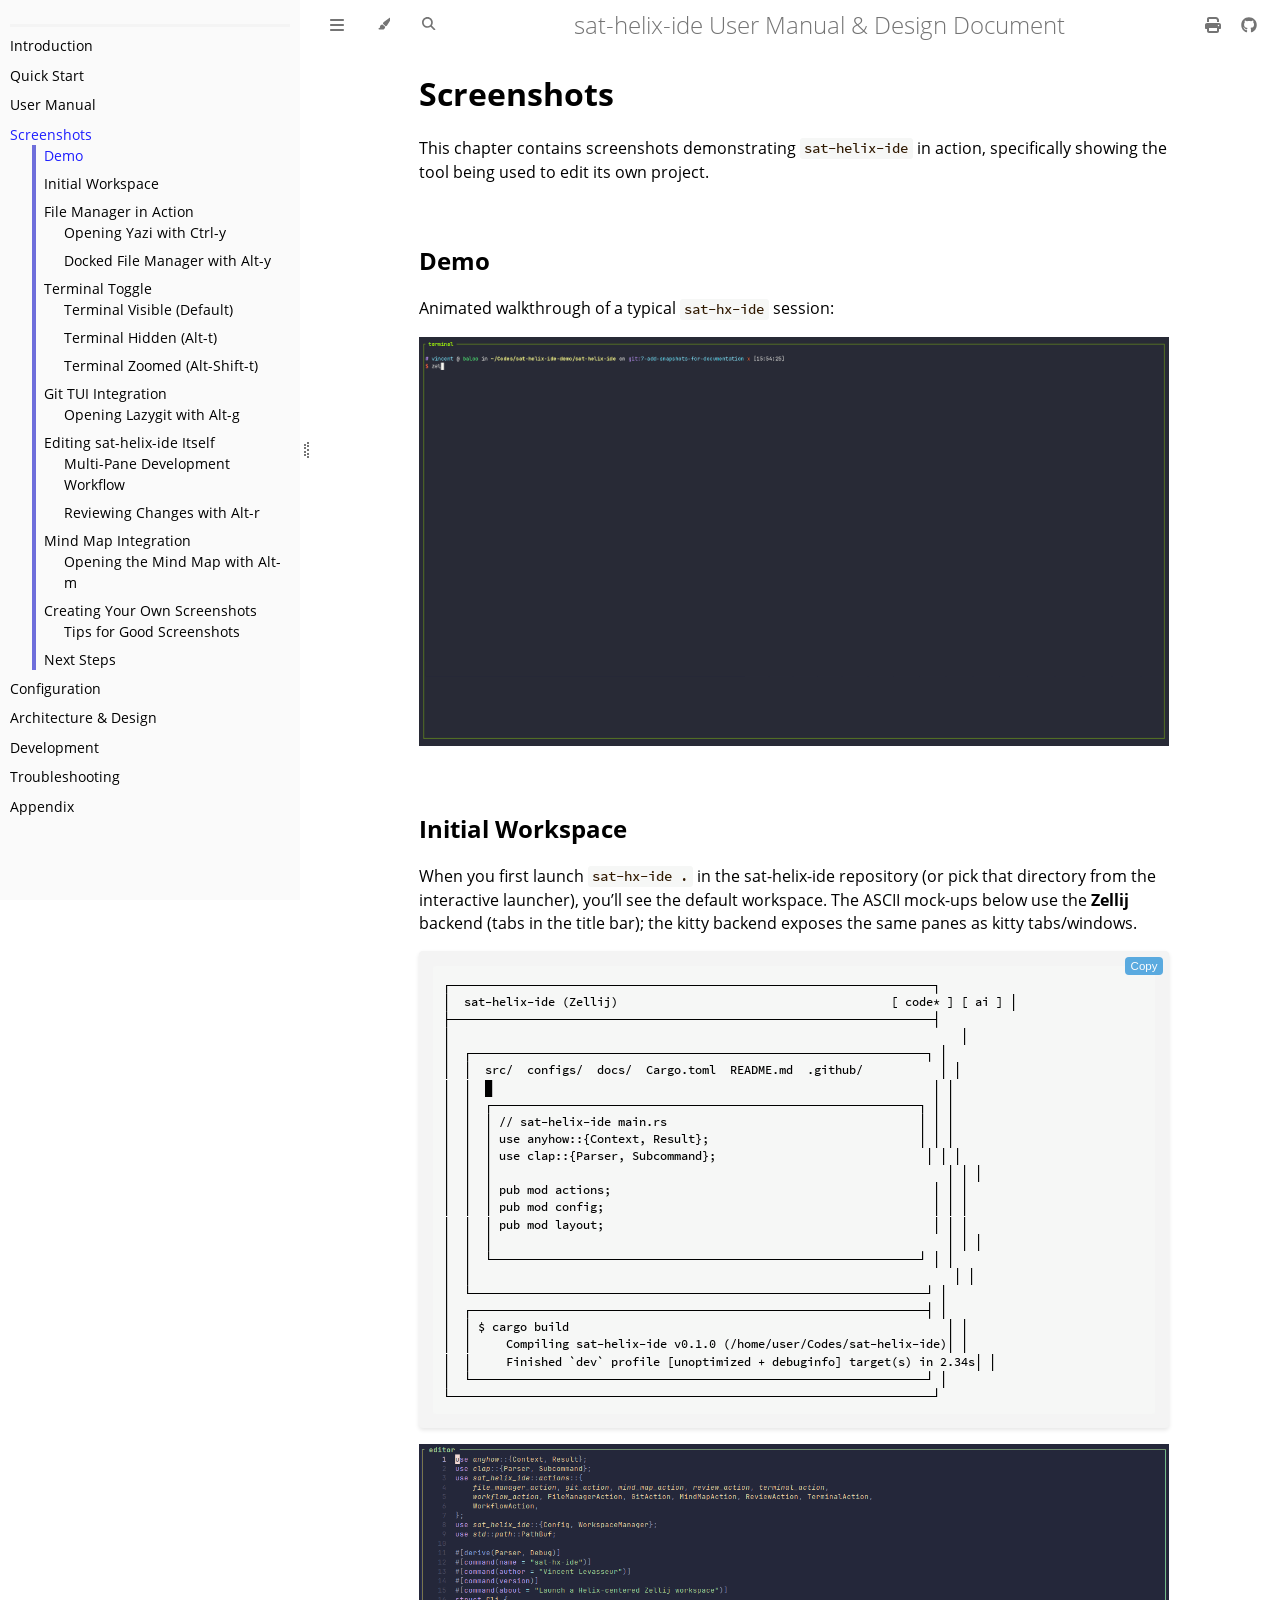
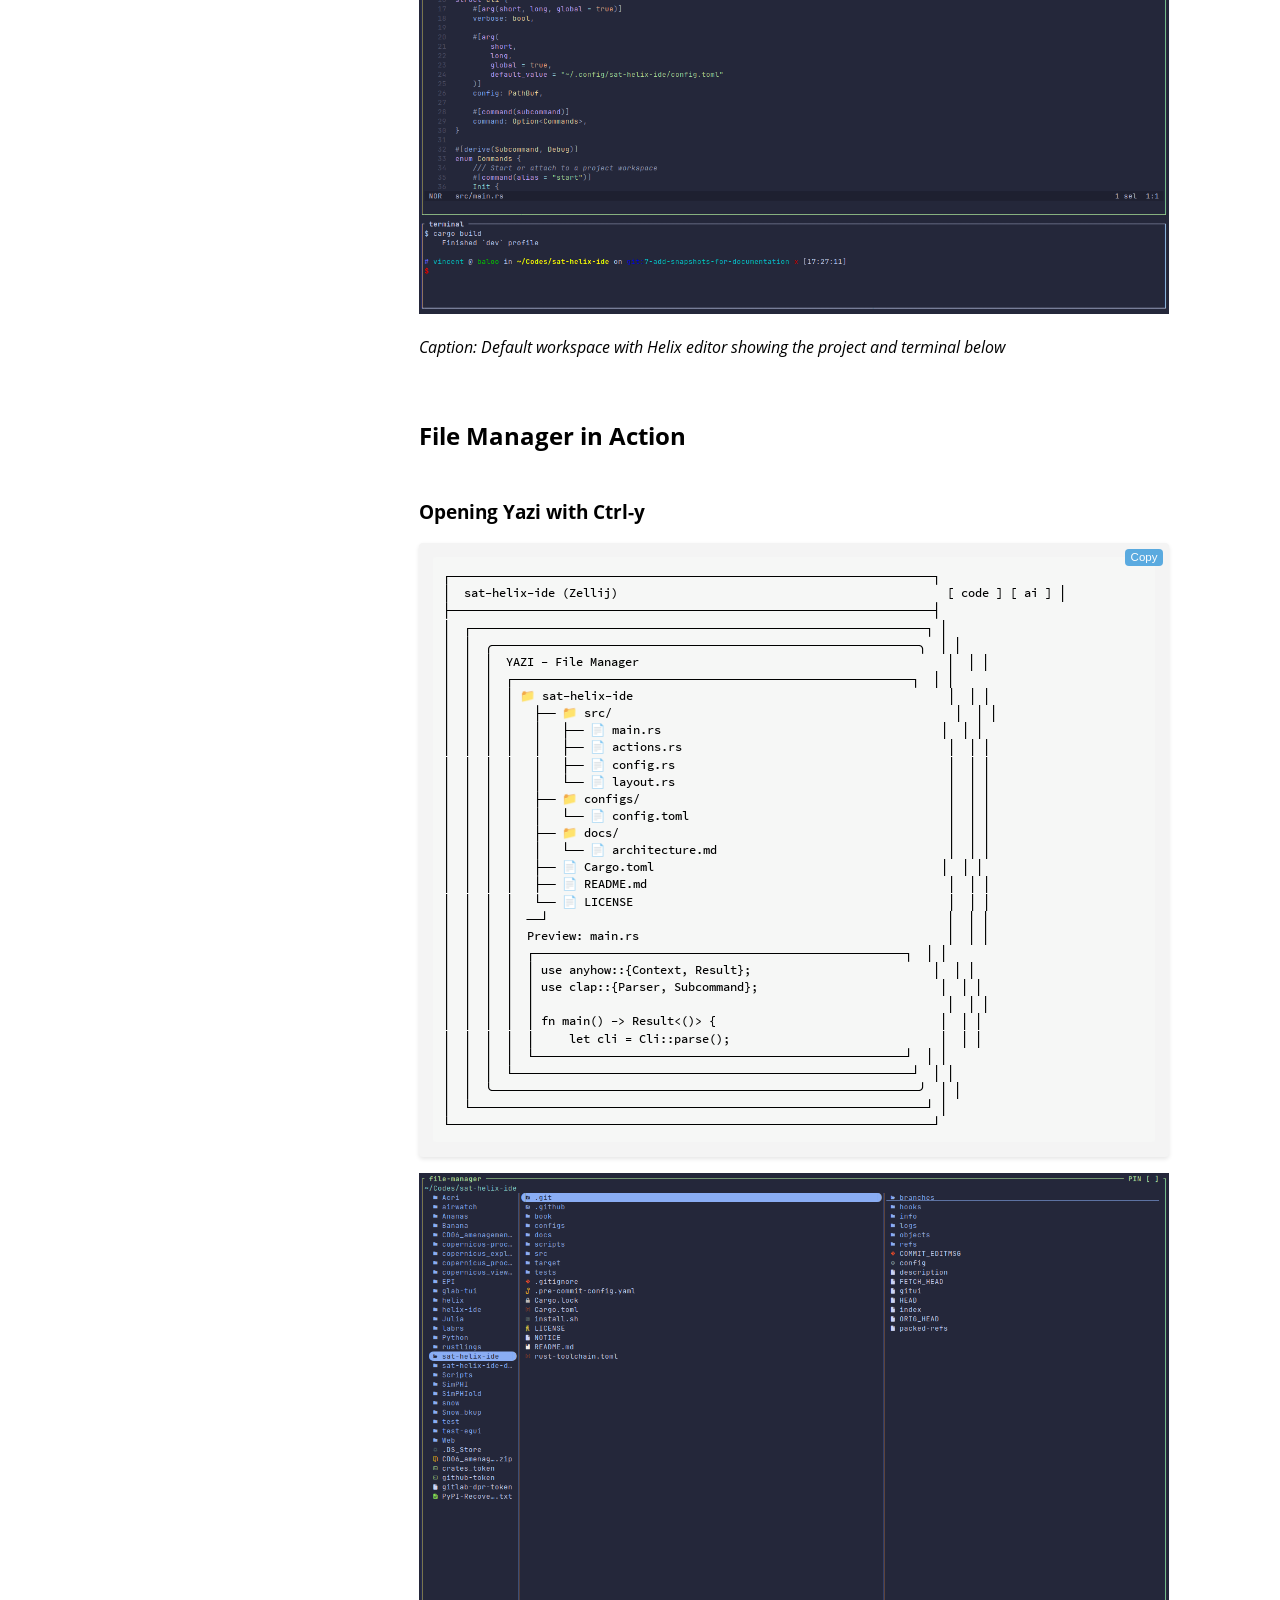
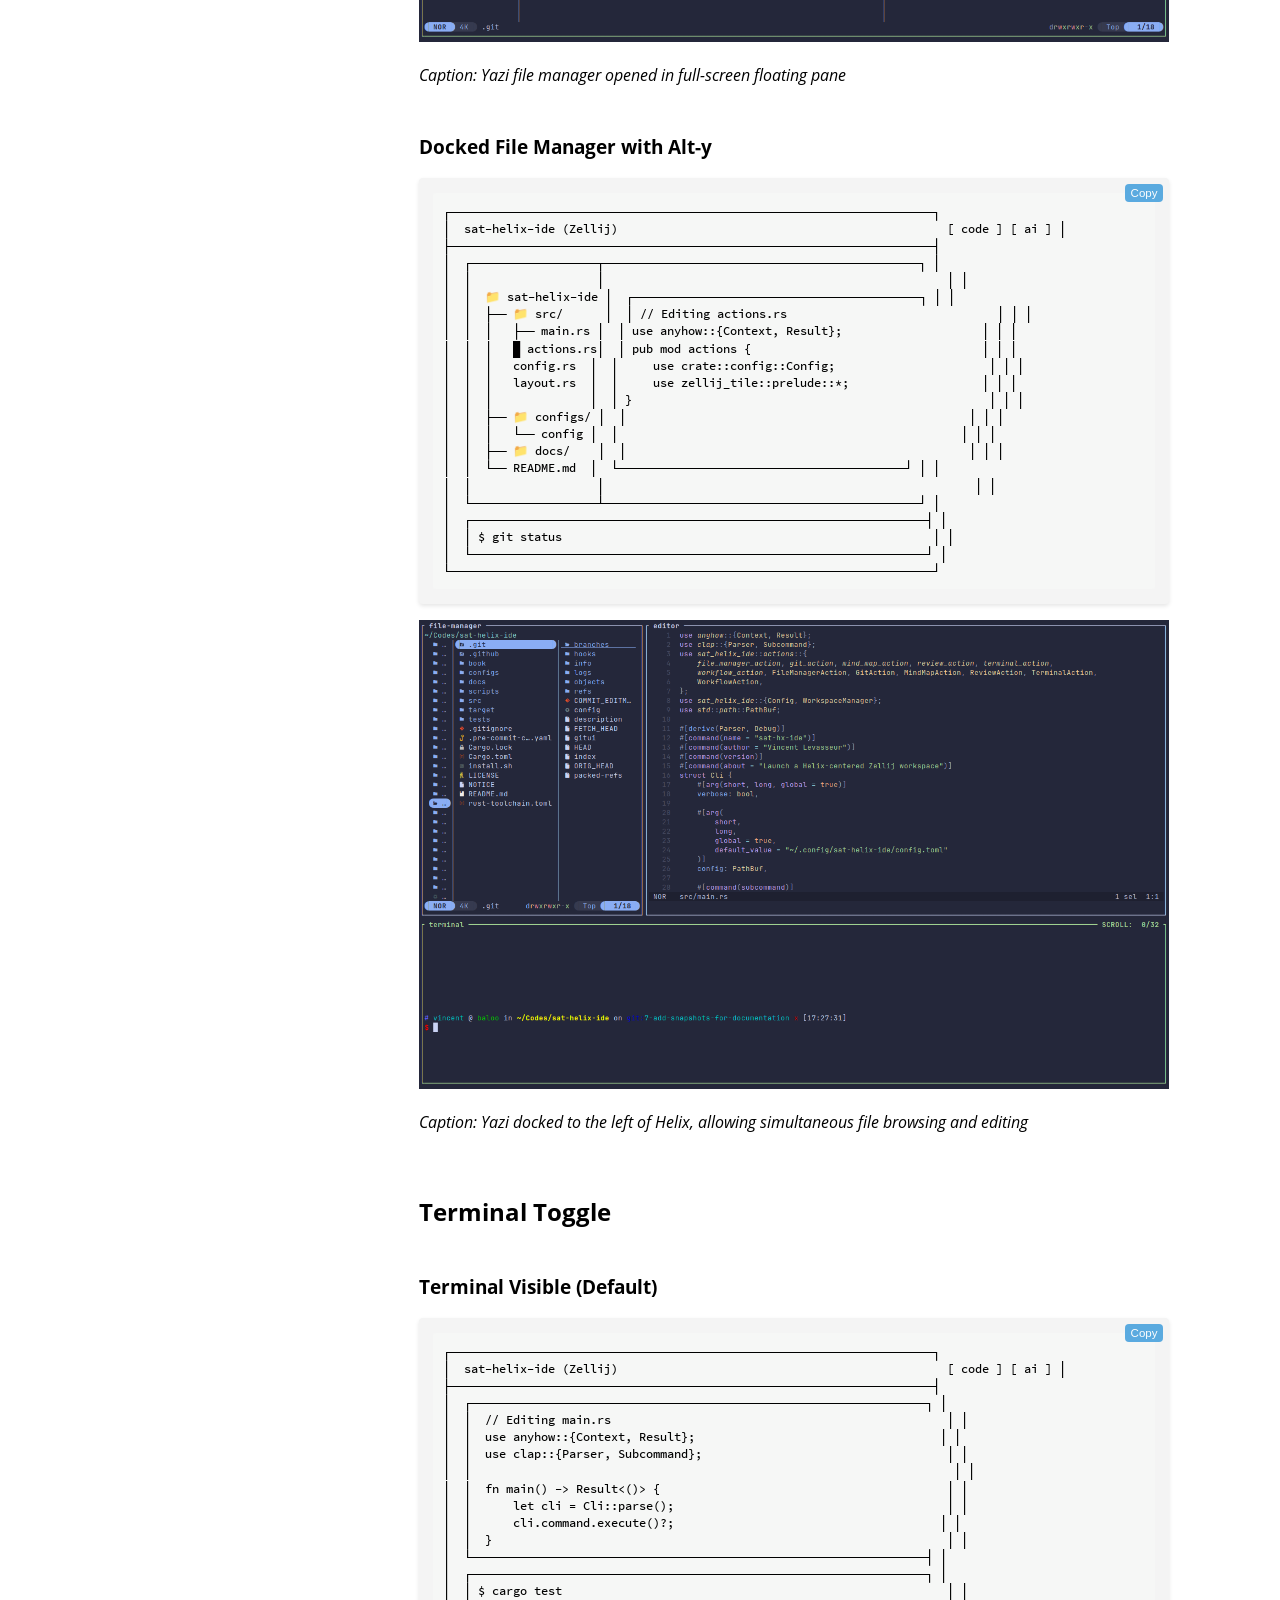
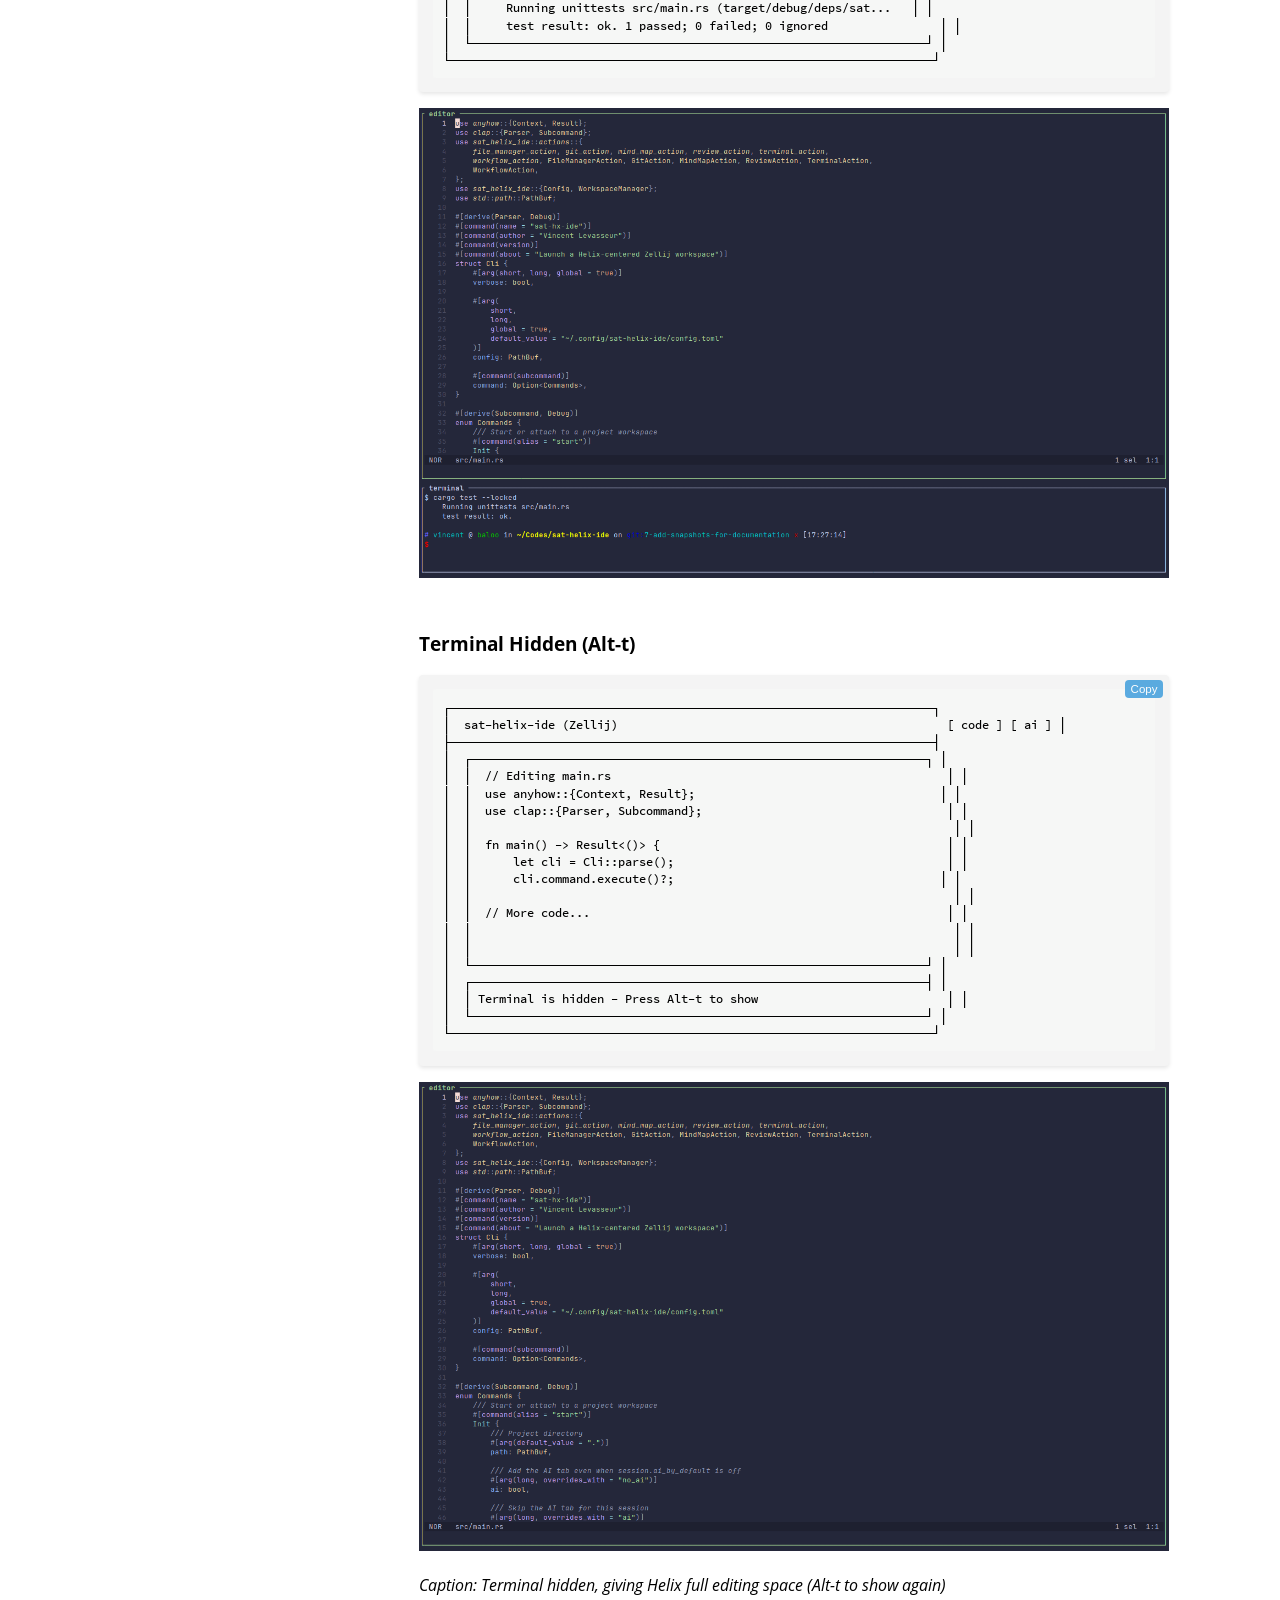
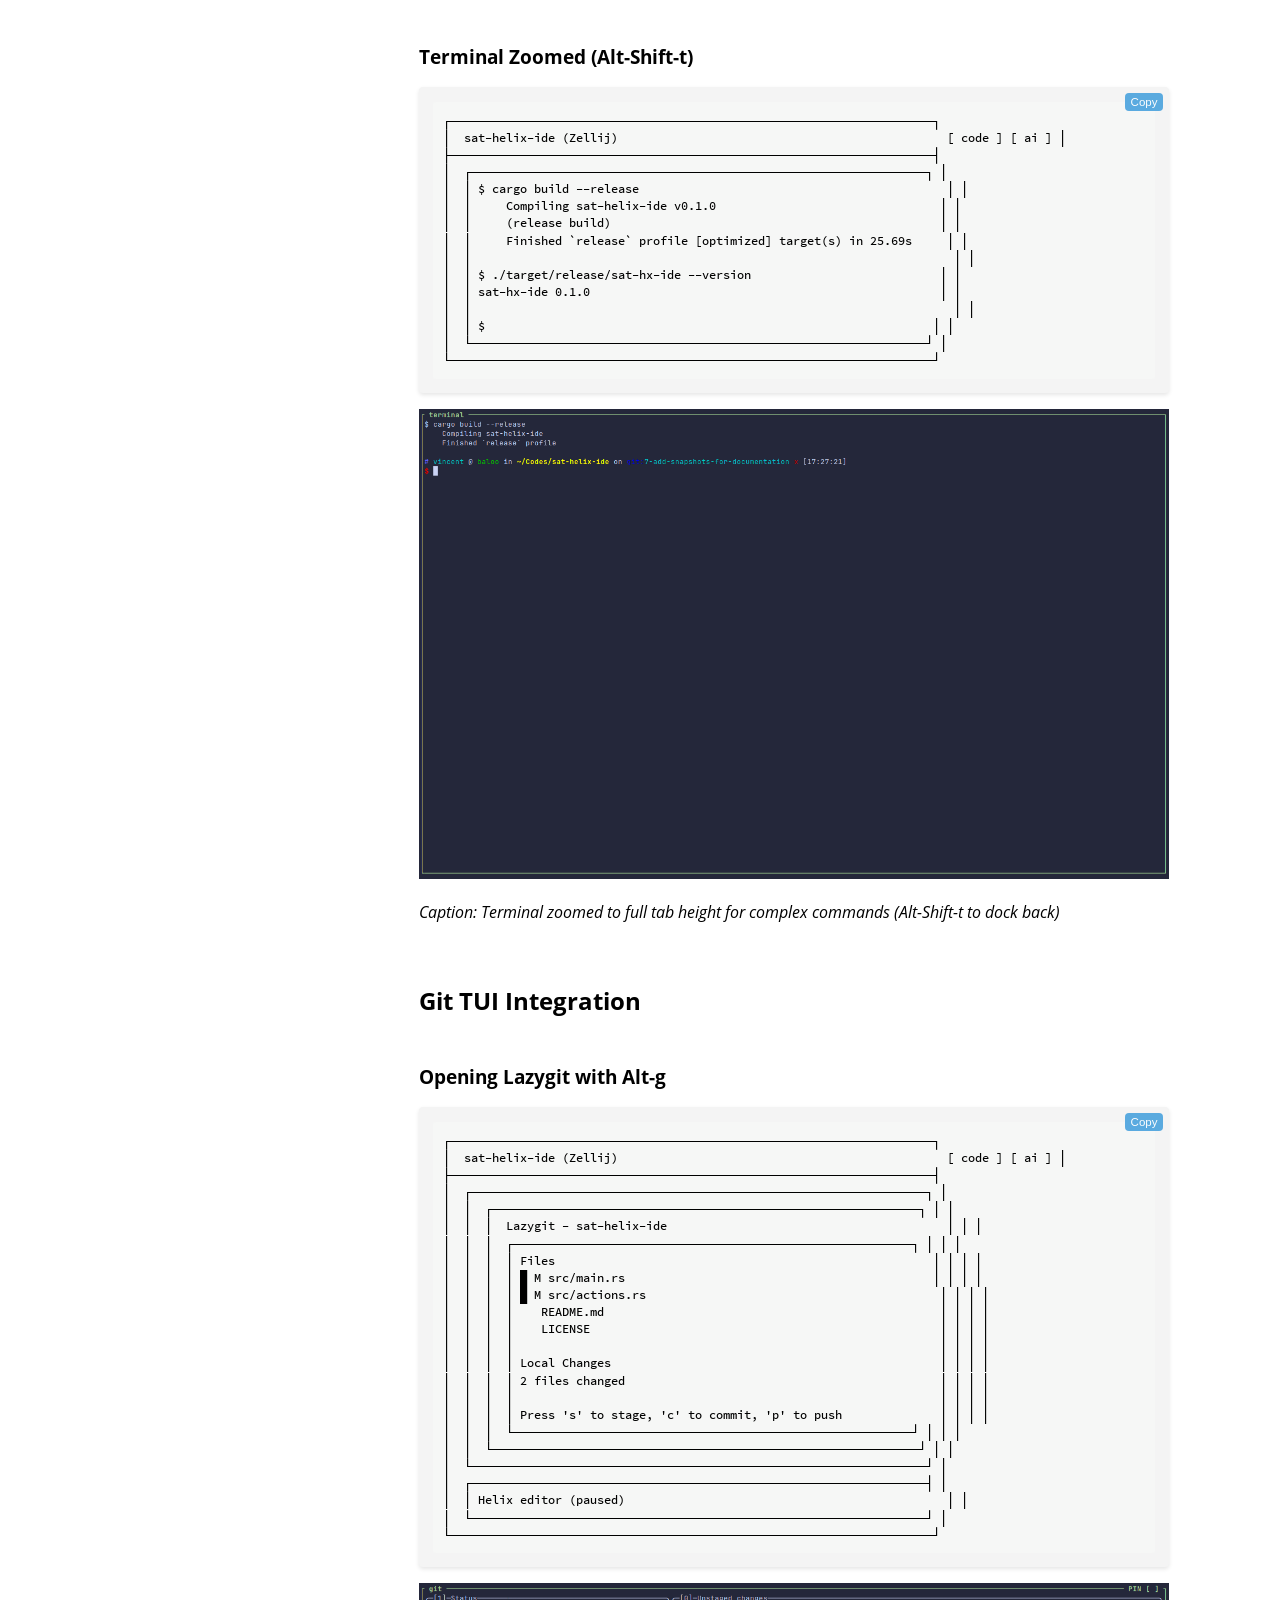
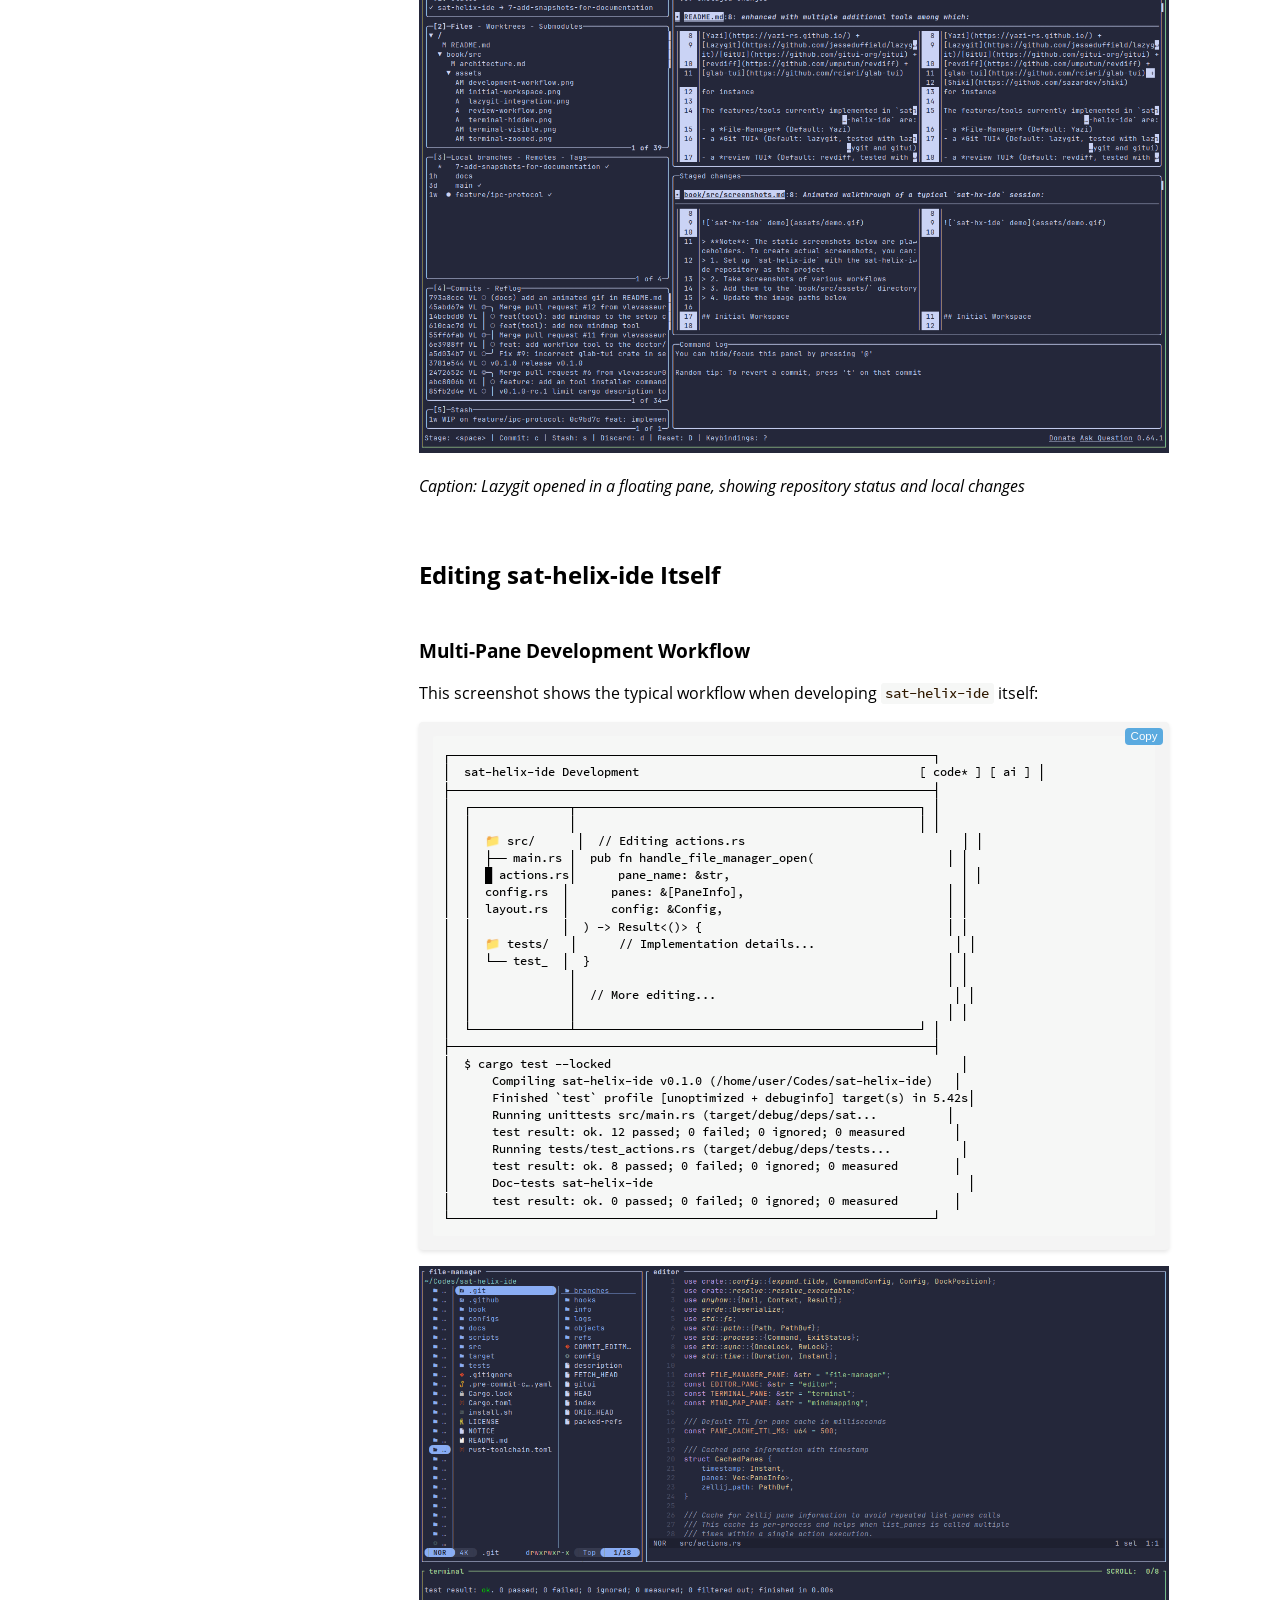
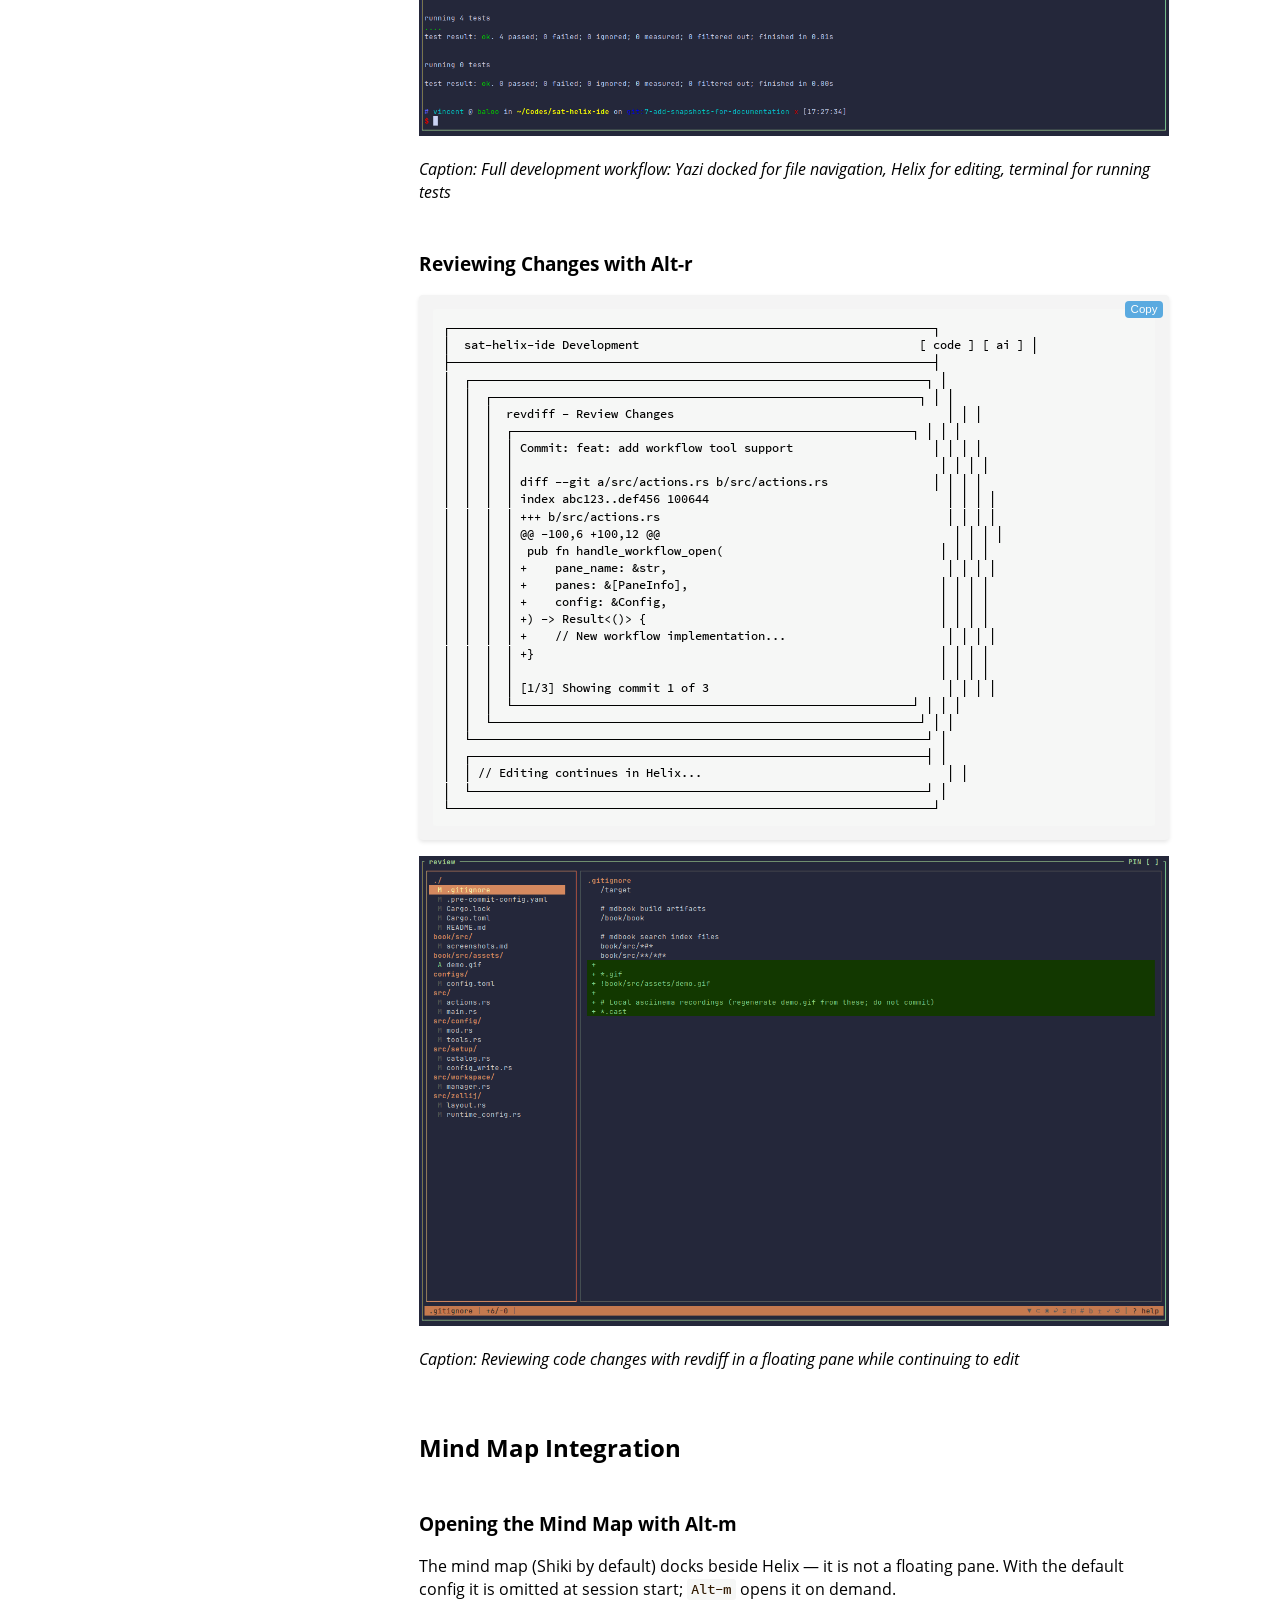
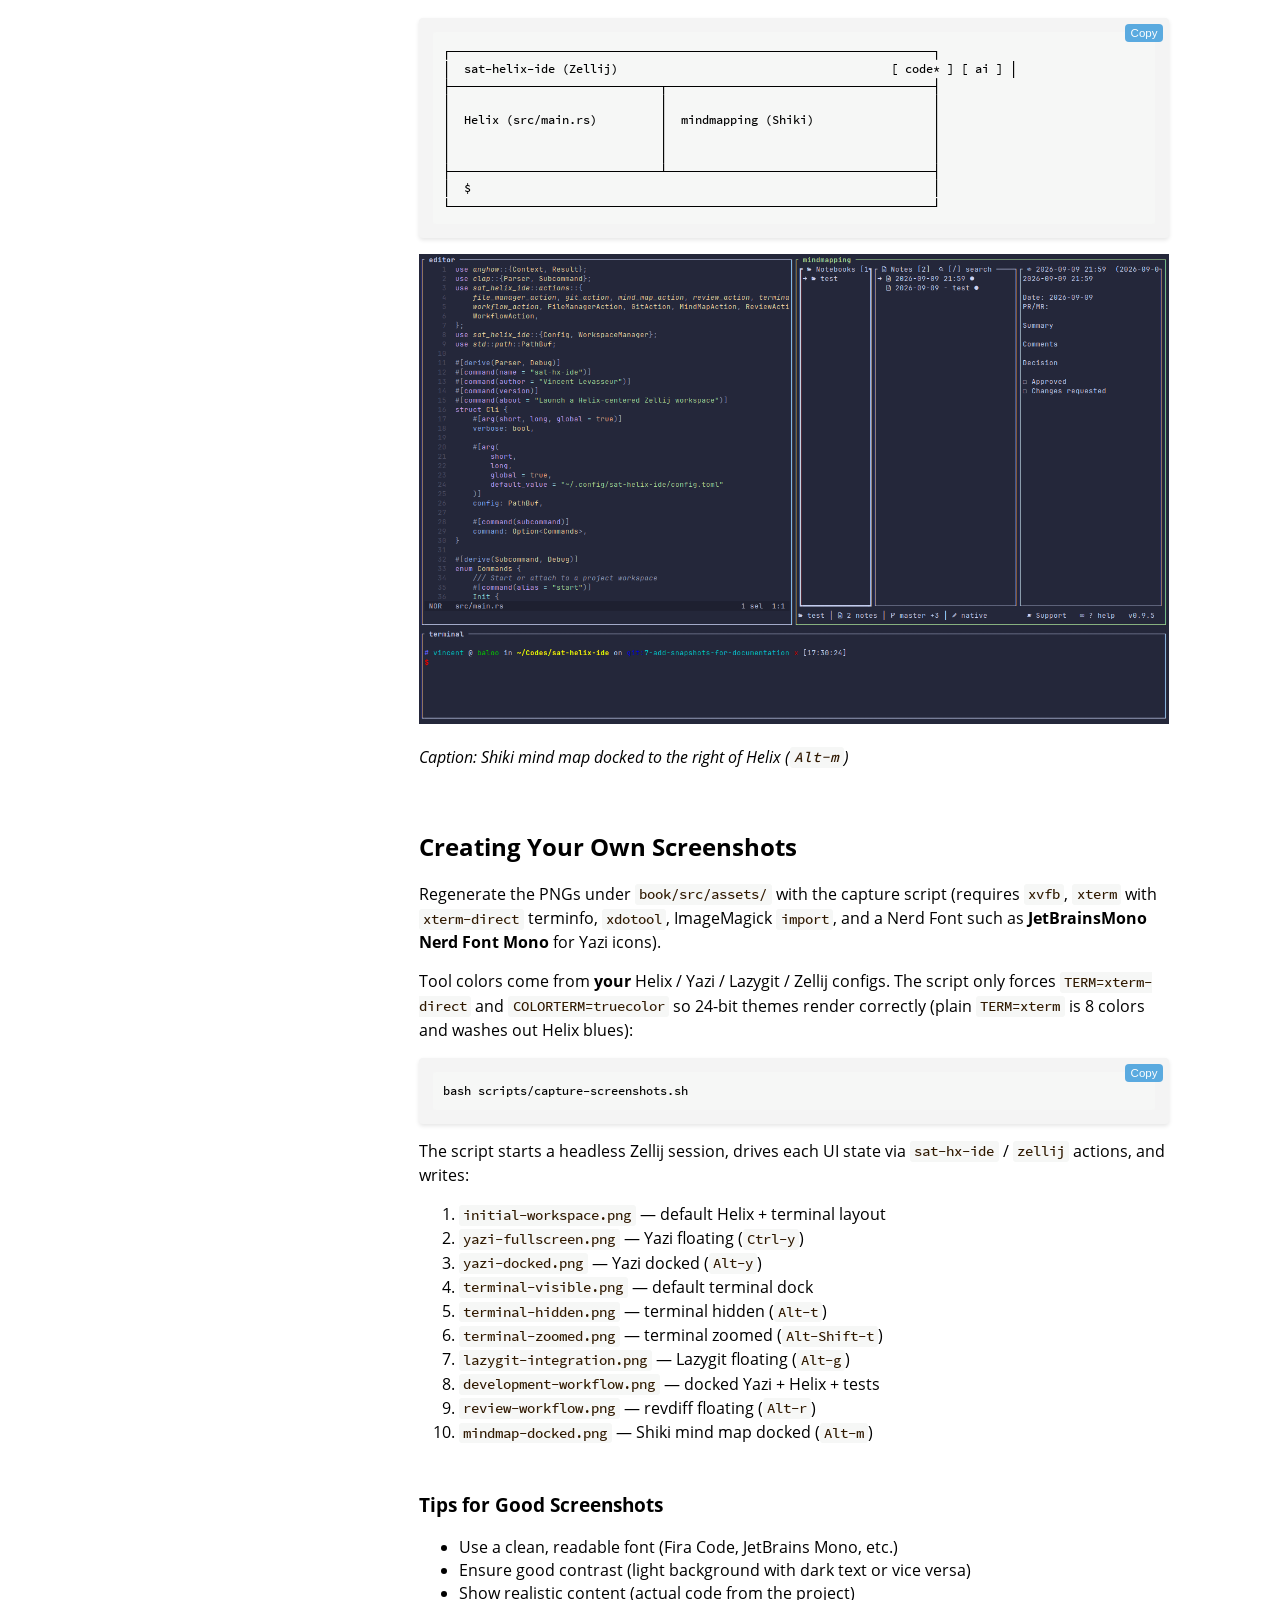
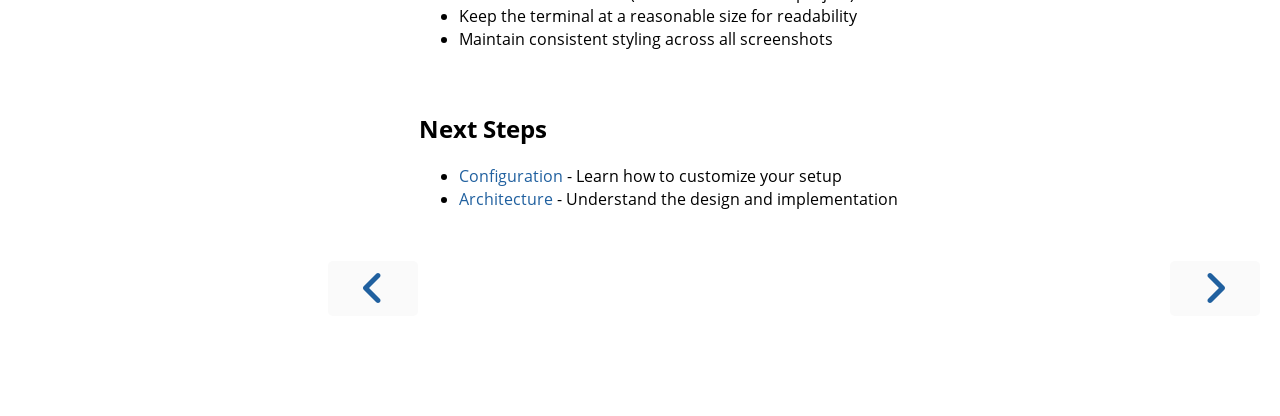
<file: screenshots.html>
<!DOCTYPE HTML>
<html lang="en" class="light sidebar-visible" dir="ltr">
    <head>
        <!-- Book generated using mdBook -->
        <meta charset="UTF-8">
        <title>Screenshots - sat-helix-ide User Manual &amp; Design Document</title>


        <!-- Custom HTML head -->

        <meta name="description" content="">
        <meta name="viewport" content="width=device-width, initial-scale=1">
        <meta name="theme-color" content="#ffffff">

        <link rel="icon" href="favicon-de23e50b.svg">
        <link rel="shortcut icon" href="favicon-8114d1fc.png">
        <link rel="stylesheet" href="css/variables-8adf115d.css">
        <link rel="stylesheet" href="css/general-e96d0476.css">
        <link rel="stylesheet" href="css/chrome-d279d366.css">
        <link rel="stylesheet" href="css/print-9e4910d8.css" media="print">

        <!-- Fonts -->
        <link rel="stylesheet" href="fonts/fonts-9644e21d.css">

        <!-- Highlight.js Stylesheets -->
        <link rel="stylesheet" id="mdbook-highlight-css" href="highlight-493f70e1.css">
        <link rel="stylesheet" id="mdbook-tomorrow-night-css" href="tomorrow-night-4c0ae647.css">
        <link rel="stylesheet" id="mdbook-ayu-highlight-css" href="ayu-highlight-3fdfc3ac.css">

        <!-- Custom theme stylesheets -->
        <link rel="stylesheet" href="theme/custom-e8ea0b06.css">


        <!-- Provide site root and default themes to javascript -->
        <script>
            const path_to_root = "";
            const default_light_theme = "light";
            const default_dark_theme = "navy";
            window.path_to_searchindex_js = "searchindex-0db075b6.js";
        </script>
        <!-- Start loading toc.js asap -->
        <script src="toc-26df6826.js"></script>
    </head>
    <body>
    <div id="mdbook-help-container">
        <div id="mdbook-help-popup">
            <h2 class="mdbook-help-title">Keyboard shortcuts</h2>
            <div>
                <p>Press <kbd>←</kbd> or <kbd>→</kbd> to navigate between chapters</p>
                <p>Press <kbd>S</kbd> or <kbd>/</kbd> to search in the book</p>
                <p>Press <kbd>?</kbd> to show this help</p>
                <p>Press <kbd>Esc</kbd> to hide this help</p>
            </div>
        </div>
    </div>
    <div id="mdbook-body-container">
        <!-- Work around some values being stored in localStorage wrapped in quotes -->
        <script>
            try {
                let theme = localStorage.getItem('mdbook-theme');
                let sidebar = localStorage.getItem('mdbook-sidebar');

                if (theme.startsWith('"') && theme.endsWith('"')) {
                    localStorage.setItem('mdbook-theme', theme.slice(1, theme.length - 1));
                }

                if (sidebar.startsWith('"') && sidebar.endsWith('"')) {
                    localStorage.setItem('mdbook-sidebar', sidebar.slice(1, sidebar.length - 1));
                }
            } catch (e) { }
        </script>

        <!-- Set the theme before any content is loaded, prevents flash -->
        <script>
            const default_theme = window.matchMedia("(prefers-color-scheme: dark)").matches ? default_dark_theme : default_light_theme;
            let theme;
            try { theme = localStorage.getItem('mdbook-theme'); } catch(e) { }
            if (theme === null || theme === undefined) { theme = default_theme; }
            const html = document.documentElement;
            html.classList.remove('light')
            html.classList.add(theme);
            html.classList.add("js");
        </script>

        <input type="checkbox" id="mdbook-sidebar-toggle-anchor" class="hidden">

        <!-- Hide / unhide sidebar before it is displayed -->
        <script>
            let sidebar = null;
            const sidebar_toggle = document.getElementById("mdbook-sidebar-toggle-anchor");
            if (document.body.clientWidth >= 1080) {
                try { sidebar = localStorage.getItem('mdbook-sidebar'); } catch(e) { }
                sidebar = sidebar || 'visible';
            } else {
                sidebar = 'hidden';
                sidebar_toggle.checked = false;
            }
            if (sidebar === 'visible') {
                sidebar_toggle.checked = true;
            } else {
                html.classList.remove('sidebar-visible');
            }
        </script>

        <nav id="mdbook-sidebar" class="sidebar" aria-label="Table of contents">
            <!-- populated by js -->
            <mdbook-sidebar-scrollbox class="sidebar-scrollbox"></mdbook-sidebar-scrollbox>
            <noscript>
                <iframe class="sidebar-iframe-outer" src="toc.html"></iframe>
            </noscript>
            <div id="mdbook-sidebar-resize-handle" class="sidebar-resize-handle">
                <div class="sidebar-resize-indicator"></div>
            </div>
        </nav>

        <div id="mdbook-page-wrapper" class="page-wrapper">

            <div class="page">
                <div id="mdbook-menu-bar-hover-placeholder"></div>
                <div id="mdbook-menu-bar" class="menu-bar sticky">
                    <div class="left-buttons">
                        <label id="mdbook-sidebar-toggle" class="icon-button" for="mdbook-sidebar-toggle-anchor" title="Toggle Table of Contents" aria-label="Toggle Table of Contents" aria-controls="mdbook-sidebar">
                            <span class=fa-svg><svg xmlns="http://www.w3.org/2000/svg" viewBox="0 0 448 512"><!--! Font Awesome Free 6.2.0 by @fontawesome - https://fontawesome.com License - https://fontawesome.com/license/free (Icons: CC BY 4.0, Fonts: SIL OFL 1.1, Code: MIT License) Copyright 2022 Fonticons, Inc. --><path d="M0 96C0 78.3 14.3 64 32 64H416c17.7 0 32 14.3 32 32s-14.3 32-32 32H32C14.3 128 0 113.7 0 96zM0 256c0-17.7 14.3-32 32-32H416c17.7 0 32 14.3 32 32s-14.3 32-32 32H32c-17.7 0-32-14.3-32-32zM448 416c0 17.7-14.3 32-32 32H32c-17.7 0-32-14.3-32-32s14.3-32 32-32H416c17.7 0 32 14.3 32 32z"/></svg></span>
                        </label>
                        <button id="mdbook-theme-toggle" class="icon-button" type="button" title="Change theme" aria-label="Change theme" aria-haspopup="true" aria-expanded="false" aria-controls="mdbook-theme-list">
                            <span class=fa-svg><svg xmlns="http://www.w3.org/2000/svg" viewBox="0 0 576 512"><!--! Font Awesome Free 6.2.0 by @fontawesome - https://fontawesome.com License - https://fontawesome.com/license/free (Icons: CC BY 4.0, Fonts: SIL OFL 1.1, Code: MIT License) Copyright 2022 Fonticons, Inc. --><path d="M371.3 367.1c27.3-3.9 51.9-19.4 67.2-42.9L600.2 74.1c12.6-19.5 9.4-45.3-7.6-61.2S549.7-4.4 531.1 9.6L294.4 187.2c-24 18-38.2 46.1-38.4 76.1L371.3 367.1zm-19.6 25.4l-116-104.4C175.9 290.3 128 339.6 128 400c0 3.9 .2 7.8 .6 11.6c1.8 17.5-10.2 36.4-27.8 36.4H96c-17.7 0-32 14.3-32 32s14.3 32 32 32H240c61.9 0 112-50.1 112-112c0-2.5-.1-5-.2-7.5z"/></svg></span>
                        </button>
                        <ul id="mdbook-theme-list" class="theme-popup" aria-label="Themes" role="menu">
                            <li role="none"><button role="menuitem" class="theme" id="mdbook-theme-default_theme">Auto</button></li>
                            <li role="none"><button role="menuitem" class="theme" id="mdbook-theme-light">Light</button></li>
                            <li role="none"><button role="menuitem" class="theme" id="mdbook-theme-rust">Rust</button></li>
                            <li role="none"><button role="menuitem" class="theme" id="mdbook-theme-coal">Coal</button></li>
                            <li role="none"><button role="menuitem" class="theme" id="mdbook-theme-navy">Navy</button></li>
                            <li role="none"><button role="menuitem" class="theme" id="mdbook-theme-ayu">Ayu</button></li>
                        </ul>
                        <button id="mdbook-search-toggle" class="icon-button" type="button" title="Search (`/`)" aria-label="Toggle Searchbar" aria-expanded="false" aria-keyshortcuts="/ s" aria-controls="mdbook-searchbar">
                            <span class=fa-svg><svg xmlns="http://www.w3.org/2000/svg" viewBox="0 0 512 512"><!--! Font Awesome Free 6.2.0 by @fontawesome - https://fontawesome.com License - https://fontawesome.com/license/free (Icons: CC BY 4.0, Fonts: SIL OFL 1.1, Code: MIT License) Copyright 2022 Fonticons, Inc. --><path d="M416 208c0 45.9-14.9 88.3-40 122.7L502.6 457.4c12.5 12.5 12.5 32.8 0 45.3s-32.8 12.5-45.3 0L330.7 376c-34.4 25.2-76.8 40-122.7 40C93.1 416 0 322.9 0 208S93.1 0 208 0S416 93.1 416 208zM208 352c79.5 0 144-64.5 144-144s-64.5-144-144-144S64 128.5 64 208s64.5 144 144 144z"/></svg></span>
                        </button>
                    </div>

                    <h1 class="menu-title">sat-helix-ide User Manual &amp; Design Document</h1>

                    <div class="right-buttons">
                        <a href="print.html" title="Print this book" aria-label="Print this book">
                            <span class=fa-svg id="print-button"><svg xmlns="http://www.w3.org/2000/svg" viewBox="0 0 512 512"><!--! Font Awesome Free 6.2.0 by @fontawesome - https://fontawesome.com License - https://fontawesome.com/license/free (Icons: CC BY 4.0, Fonts: SIL OFL 1.1, Code: MIT License) Copyright 2022 Fonticons, Inc. --><path d="M128 0C92.7 0 64 28.7 64 64v96h64V64H354.7L384 93.3V160h64V93.3c0-17-6.7-33.3-18.7-45.3L400 18.7C388 6.7 371.7 0 354.7 0H128zM384 352v32 64H128V384 368 352H384zm64 32h32c17.7 0 32-14.3 32-32V256c0-35.3-28.7-64-64-64H64c-35.3 0-64 28.7-64 64v96c0 17.7 14.3 32 32 32H64v64c0 35.3 28.7 64 64 64H384c35.3 0 64-28.7 64-64V384zm-16-88c-13.3 0-24-10.7-24-24s10.7-24 24-24s24 10.7 24 24s-10.7 24-24 24z"/></svg></span>
                        </a>
                        <a href="https://github.com/vlevasseur073/sat-helix-ide" title="Git repository" aria-label="Git repository">
                            <span class=fa-svg><svg xmlns="http://www.w3.org/2000/svg" viewBox="0 0 496 512"><!--! Font Awesome Free 6.2.0 by @fontawesome - https://fontawesome.com License - https://fontawesome.com/license/free (Icons: CC BY 4.0, Fonts: SIL OFL 1.1, Code: MIT License) Copyright 2022 Fonticons, Inc. --><path d="M165.9 397.4c0 2-2.3 3.6-5.2 3.6-3.3.3-5.6-1.3-5.6-3.6 0-2 2.3-3.6 5.2-3.6 3-.3 5.6 1.3 5.6 3.6zm-31.1-4.5c-.7 2 1.3 4.3 4.3 4.9 2.6 1 5.6 0 6.2-2s-1.3-4.3-4.3-5.2c-2.6-.7-5.5.3-6.2 2.3zm44.2-1.7c-2.9.7-4.9 2.6-4.6 4.9.3 2 2.9 3.3 5.9 2.6 2.9-.7 4.9-2.6 4.6-4.6-.3-1.9-3-3.2-5.9-2.9zM244.8 8C106.1 8 0 113.3 0 252c0 110.9 69.8 205.8 169.5 239.2 12.8 2.3 17.3-5.6 17.3-12.1 0-6.2-.3-40.4-.3-61.4 0 0-70 15-84.7-29.8 0 0-11.4-29.1-27.8-36.6 0 0-22.9-15.7 1.6-15.4 0 0 24.9 2 38.6 25.8 21.9 38.6 58.6 27.5 72.9 20.9 2.3-16 8.8-27.1 16-33.7-55.9-6.2-112.3-14.3-112.3-110.5 0-27.5 7.6-41.3 23.6-58.9-2.6-6.5-11.1-33.3 2.6-67.9 20.9-6.5 69 27 69 27 20-5.6 41.5-8.5 62.8-8.5s42.8 2.9 62.8 8.5c0 0 48.1-33.6 69-27 13.7 34.7 5.2 61.4 2.6 67.9 16 17.7 25.8 31.5 25.8 58.9 0 96.5-58.9 104.2-114.8 110.5 9.2 7.9 17 22.9 17 46.4 0 33.7-.3 75.4-.3 83.6 0 6.5 4.6 14.4 17.3 12.1C428.2 457.8 496 362.9 496 252 496 113.3 383.5 8 244.8 8zM97.2 352.9c-1.3 1-1 3.3.7 5.2 1.6 1.6 3.9 2.3 5.2 1 1.3-1 1-3.3-.7-5.2-1.6-1.6-3.9-2.3-5.2-1zm-10.8-8.1c-.7 1.3.3 2.9 2.3 3.9 1.6 1 3.6.7 4.3-.7.7-1.3-.3-2.9-2.3-3.9-2-.6-3.6-.3-4.3.7zm32.4 35.6c-1.6 1.3-1 4.3 1.3 6.2 2.3 2.3 5.2 2.6 6.5 1 1.3-1.3.7-4.3-1.3-6.2-2.2-2.3-5.2-2.6-6.5-1zm-11.4-14.7c-1.6 1-1.6 3.6 0 5.9 1.6 2.3 4.3 3.3 5.6 2.3 1.6-1.3 1.6-3.9 0-6.2-1.4-2.3-4-3.3-5.6-2z"/></svg></span>
                        </a>

                    </div>
                </div>

                <div id="mdbook-search-wrapper" class="hidden">
                    <form id="mdbook-searchbar-outer" class="searchbar-outer">
                        <div class="search-wrapper">
                            <input type="search" id="mdbook-searchbar" name="searchbar" placeholder="Search this book ..." aria-controls="mdbook-searchresults-outer" aria-describedby="searchresults-header">
                            <div class="spinner-wrapper">
                                <span class=fa-svg id="fa-spin"><svg xmlns="http://www.w3.org/2000/svg" viewBox="0 0 512 512"><!--! Font Awesome Free 6.2.0 by @fontawesome - https://fontawesome.com License - https://fontawesome.com/license/free (Icons: CC BY 4.0, Fonts: SIL OFL 1.1, Code: MIT License) Copyright 2022 Fonticons, Inc. --><path d="M304 48c0-26.5-21.5-48-48-48s-48 21.5-48 48s21.5 48 48 48s48-21.5 48-48zm0 416c0-26.5-21.5-48-48-48s-48 21.5-48 48s21.5 48 48 48s48-21.5 48-48zM48 304c26.5 0 48-21.5 48-48s-21.5-48-48-48s-48 21.5-48 48s21.5 48 48 48zm464-48c0-26.5-21.5-48-48-48s-48 21.5-48 48s21.5 48 48 48s48-21.5 48-48zM142.9 437c18.7-18.7 18.7-49.1 0-67.9s-49.1-18.7-67.9 0s-18.7 49.1 0 67.9s49.1 18.7 67.9 0zm0-294.2c18.7-18.7 18.7-49.1 0-67.9S93.7 56.2 75 75s-18.7 49.1 0 67.9s49.1 18.7 67.9 0zM369.1 437c18.7 18.7 49.1 18.7 67.9 0s18.7-49.1 0-67.9s-49.1-18.7-67.9 0s-18.7 49.1 0 67.9z"/></svg></span>
                            </div>
                        </div>
                    </form>
                    <div id="mdbook-searchresults-outer" class="searchresults-outer hidden">
                        <div id="mdbook-searchresults-header" class="searchresults-header"></div>
                        <ul id="mdbook-searchresults">
                        </ul>
                    </div>
                </div>

                <!-- Apply ARIA attributes after the sidebar and the sidebar toggle button are added to the DOM -->
                <script>
                    document.getElementById('mdbook-sidebar-toggle').setAttribute('aria-expanded', sidebar === 'visible');
                    document.getElementById('mdbook-sidebar').setAttribute('aria-hidden', sidebar !== 'visible');
                    Array.from(document.querySelectorAll('#mdbook-sidebar a')).forEach(function(link) {
                        link.setAttribute('tabIndex', sidebar === 'visible' ? 0 : -1);
                    });
                </script>

                <div id="mdbook-content" class="content">
                    <main>
                        <h1 id="screenshots"><a class="header" href="#screenshots">Screenshots</a></h1>
<p>This chapter contains screenshots demonstrating <code>sat-helix-ide</code> in action, specifically showing the tool being used to edit its own project.</p>
<h2 id="demo"><a class="header" href="#demo">Demo</a></h2>
<p>Animated walkthrough of a typical <code>sat-hx-ide</code> session:</p>
<p><label class="checkbox-label"><input class="checkbox-img" type="checkbox"><img src="assets/demo.gif" alt="sat-hx-ide demo"><span class="img-wrapper"><img src="assets/demo.gif" alt="sat-hx-ide demo"></span></label></p>
<h2 id="initial-workspace"><a class="header" href="#initial-workspace">Initial Workspace</a></h2>
<p>When you first launch <code>sat-hx-ide .</code> in the sat-helix-ide repository (or pick that directory from the interactive launcher), you’ll see the default workspace. The ASCII mock-ups below use the <strong>Zellij</strong> backend (tabs in the title bar); the kitty backend exposes the same panes as kitty tabs/windows.</p>
<pre><code class="language-text">┌─────────────────────────────────────────────────────────────────────┐
│  sat-helix-ide (Zellij)                                       [ code* ] [ ai ] │
├─────────────────────────────────────────────────────────────────────┤
│                                                                         │
│  ┌─────────────────────────────────────────────────────────────────┐ │
│  │  src/  configs/  docs/  Cargo.toml  README.md  .github/           │ │
│  │  █                                                               │ │
│  │  ┌─────────────────────────────────────────────────────────────┐ │ │
│  │  │ // sat-helix-ide main.rs                                    │ │ │
│  │  │ use anyhow::{Context, Result};                              │ │ │
│  │  │ use clap::{Parser, Subcommand};                              │ │ │
│  │  │                                                                 │ │ │
│  │  │ pub mod actions;                                              │ │ │
│  │  │ pub mod config;                                               │ │ │
│  │  │ pub mod layout;                                               │ │ │
│  │  │                                                                 │ │ │
│  │  └─────────────────────────────────────────────────────────────┘ │ │
│  │                                                                     │ │
│  └─────────────────────────────────────────────────────────────────┘ │
│  ┌─────────────────────────────────────────────────────────────────┤ │
│  │ $ cargo build                                                      │ │
│  │     Compiling sat-helix-ide v0.1.0 (/home/user/Codes/sat-helix-ide)│ │
│  │     Finished `dev` profile [unoptimized + debuginfo] target(s) in 2.34s│ │
│  └─────────────────────────────────────────────────────────────────┘ │
└─────────────────────────────────────────────────────────────────────┘
</code></pre>
<p><label class="checkbox-label"><input class="checkbox-img" type="checkbox"><img src="assets/initial-workspace.png" alt="Initial Workspace"><span class="img-wrapper"><img src="assets/initial-workspace.png" alt="Initial Workspace"></span></label></p>
<p><em>Caption: Default workspace with Helix editor showing the project and terminal below</em></p>
<h2 id="file-manager-in-action"><a class="header" href="#file-manager-in-action">File Manager in Action</a></h2>
<h3 id="opening-yazi-with-ctrl-y"><a class="header" href="#opening-yazi-with-ctrl-y">Opening Yazi with Ctrl-y</a></h3>
<pre><code class="language-text">┌─────────────────────────────────────────────────────────────────────┐
│  sat-helix-ide (Zellij)                                               [ code ] [ ai ] │
├─────────────────────────────────────────────────────────────────────┤
│  ┌─────────────────────────────────────────────────────────────────┐ │
│  │  ╭─────────────────────────────────────────────────────────────╮  │ │
│  │  │  YAZI - File Manager                                            │  │ │
│  │  │  ┌─────────────────────────────────────────────────────────┐  │ │
│  │  │  │ 📁 sat-helix-ide                                             │  │ │
│  │  │  │   ├── 📁 src/                                                 │  │ │
│  │  │  │   │   ├── 📄 main.rs                                        │  │ │
│  │  │  │   │   ├── 📄 actions.rs                                      │  │ │
│  │  │  │   │   ├── 📄 config.rs                                       │  │ │
│  │  │  │   │   └── 📄 layout.rs                                       │  │ │
│  │  │  │   ├── 📁 configs/                                            │  │ │
│  │  │  │   │   └── 📄 config.toml                                     │  │ │
│  │  │  │   ├── 📁 docs/                                               │  │ │
│  │  │  │   │   └── 📄 architecture.md                                 │  │ │
│  │  │  │   ├── 📄 Cargo.toml                                         │  │ │
│  │  │  │   ├── 📄 README.md                                           │  │ │
│  │  │  │   └── 📄 LICENSE                                             │  │ │
│  │  │  │  ──┘                                                         │  │ │
│  │  │  │  Preview: main.rs                                            │  │ │
│  │  │  │  ┌─────────────────────────────────────────────────────┐  │ │
│  │  │  │  │ use anyhow::{Context, Result};                          │  │ │
│  │  │  │  │ use clap::{Parser, Subcommand};                          │  │ │
│  │  │  │  │                                                           │  │ │
│  │  │  │  │ fn main() -&gt; Result&lt;()&gt; {                                │  │ │
│  │  │  │  │     let cli = Cli::parse();                              │  │ │
│  │  │  │  └─────────────────────────────────────────────────────┘  │ │
│  │  │  └─────────────────────────────────────────────────────────┘  │ │
│  │  ╰─────────────────────────────────────────────────────────────╯  │ │
│  └─────────────────────────────────────────────────────────────────┘ │
└─────────────────────────────────────────────────────────────────────┘
</code></pre>
<p><label class="checkbox-label"><input class="checkbox-img" type="checkbox"><img src="assets/yazi-fullscreen.png" alt="Yazi Full Screen"><span class="img-wrapper"><img src="assets/yazi-fullscreen.png" alt="Yazi Full Screen"></span></label></p>
<p><em>Caption: Yazi file manager opened in full-screen floating pane</em></p>
<h3 id="docked-file-manager-with-alt-y"><a class="header" href="#docked-file-manager-with-alt-y">Docked File Manager with Alt-y</a></h3>
<pre><code class="language-text">┌─────────────────────────────────────────────────────────────────────┐
│  sat-helix-ide (Zellij)                                               [ code ] [ ai ] │
├─────────────────────────────────────────────────────────────────────┤
│  ┌──────────────────┬─────────────────────────────────────────────┐ │
│  │                  │                                                 │ │
│  │  📁 sat-helix-ide │  ┌─────────────────────────────────────────┐ │ │
│  │  ├── 📁 src/      │  │ // Editing actions.rs                              │ │ │
│  │  │   ├── main.rs │  │ use anyhow::{Context, Result};                    │ │ │
│  │  │   █ actions.rs│  │ pub mod actions {                                 │ │ │
│  │  │   config.rs  │  │     use crate::config::Config;                      │ │ │
│  │  │   layout.rs  │  │     use zellij_tile::prelude::*;                   │ │ │
│  │  │              │  │ }                                                   │ │ │
│  │  ├── 📁 configs/ │  │                                                 │ │ │
│  │  │   └── config │  │                                                 │ │ │
│  │  ├── 📁 docs/    │  │                                                 │ │ │
│  │  └── README.md  │  └─────────────────────────────────────────┘ │ │
│  │                  │                                                     │ │
│  └──────────────────┴─────────────────────────────────────────────┘ │
│  ┌─────────────────────────────────────────────────────────────────┤ │
│  │ $ git status                                                     │ │
│  └─────────────────────────────────────────────────────────────────┘ │
└─────────────────────────────────────────────────────────────────────┘
</code></pre>
<p><label class="checkbox-label"><input class="checkbox-img" type="checkbox"><img src="assets/yazi-docked.png" alt="Yazi Docked"><span class="img-wrapper"><img src="assets/yazi-docked.png" alt="Yazi Docked"></span></label></p>
<p><em>Caption: Yazi docked to the left of Helix, allowing simultaneous file browsing and editing</em></p>
<h2 id="terminal-toggle"><a class="header" href="#terminal-toggle">Terminal Toggle</a></h2>
<h3 id="terminal-visible-default"><a class="header" href="#terminal-visible-default">Terminal Visible (Default)</a></h3>
<pre><code class="language-text">┌─────────────────────────────────────────────────────────────────────┐
│  sat-helix-ide (Zellij)                                               [ code ] [ ai ] │
├─────────────────────────────────────────────────────────────────────┤
│  ┌─────────────────────────────────────────────────────────────────┐ │
│  │  // Editing main.rs                                                │ │
│  │  use anyhow::{Context, Result};                                   │ │
│  │  use clap::{Parser, Subcommand};                                   │ │
│  │                                                                     │ │
│  │  fn main() -&gt; Result&lt;()&gt; {                                         │ │
│  │      let cli = Cli::parse();                                       │ │
│  │      cli.command.execute()?;                                      │ │
│  │  }                                                                 │ │
│  └─────────────────────────────────────────────────────────────────┤ │
│  ┌─────────────────────────────────────────────────────────────────┐ │
│  │ $ cargo test                                                       │ │
│  │     Running unittests src/main.rs (target/debug/deps/sat...   │ │
│  │     test result: ok. 1 passed; 0 failed; 0 ignored                │ │
│  └─────────────────────────────────────────────────────────────────┘ │
└─────────────────────────────────────────────────────────────────────┘
</code></pre>
<p><label class="checkbox-label"><input class="checkbox-img" type="checkbox"><img src="assets/terminal-visible.png" alt="Terminal Visible"><span class="img-wrapper"><img src="assets/terminal-visible.png" alt="Terminal Visible"></span></label></p>
<h3 id="terminal-hidden-alt-t"><a class="header" href="#terminal-hidden-alt-t">Terminal Hidden (Alt-t)</a></h3>
<pre><code class="language-text">┌─────────────────────────────────────────────────────────────────────┐
│  sat-helix-ide (Zellij)                                               [ code ] [ ai ] │
├─────────────────────────────────────────────────────────────────────┤
│  ┌─────────────────────────────────────────────────────────────────┐ │
│  │  // Editing main.rs                                                │ │
│  │  use anyhow::{Context, Result};                                   │ │
│  │  use clap::{Parser, Subcommand};                                   │ │
│  │                                                                     │ │
│  │  fn main() -&gt; Result&lt;()&gt; {                                         │ │
│  │      let cli = Cli::parse();                                       │ │
│  │      cli.command.execute()?;                                      │ │
│  │                                                                     │ │
│  │  // More code...                                                   │ │
│  │                                                                     │ │
│  │                                                                     │ │
│  └─────────────────────────────────────────────────────────────────┘ │
│  ┌─────────────────────────────────────────────────────────────────┤ │
│  │ Terminal is hidden - Press Alt-t to show                           │ │
│  └─────────────────────────────────────────────────────────────────┘ │
└─────────────────────────────────────────────────────────────────────┘
</code></pre>
<p><label class="checkbox-label"><input class="checkbox-img" type="checkbox"><img src="assets/terminal-hidden.png" alt="Terminal Hidden"><span class="img-wrapper"><img src="assets/terminal-hidden.png" alt="Terminal Hidden"></span></label></p>
<p><em>Caption: Terminal hidden, giving Helix full editing space (Alt-t to show again)</em></p>
<h3 id="terminal-zoomed-alt-shift-t"><a class="header" href="#terminal-zoomed-alt-shift-t">Terminal Zoomed (Alt-Shift-t)</a></h3>
<pre><code class="language-text">┌─────────────────────────────────────────────────────────────────────┐
│  sat-helix-ide (Zellij)                                               [ code ] [ ai ] │
├─────────────────────────────────────────────────────────────────────┤
│  ┌─────────────────────────────────────────────────────────────────┐ │
│  │ $ cargo build --release                                            │ │
│  │     Compiling sat-helix-ide v0.1.0                                │ │
│  │     (release build)                                               │ │
│  │     Finished `release` profile [optimized] target(s) in 25.69s     │ │
│  │                                                                     │ │
│  │ $ ./target/release/sat-hx-ide --version                           │ │
│  │ sat-hx-ide 0.1.0                                                  │ │
│  │                                                                     │ │
│  │ $                                                                │ │
│  └─────────────────────────────────────────────────────────────────┘ │
└─────────────────────────────────────────────────────────────────────┘
</code></pre>
<p><label class="checkbox-label"><input class="checkbox-img" type="checkbox"><img src="assets/terminal-zoomed.png" alt="Terminal Zoomed"><span class="img-wrapper"><img src="assets/terminal-zoomed.png" alt="Terminal Zoomed"></span></label></p>
<p><em>Caption: Terminal zoomed to full tab height for complex commands (Alt-Shift-t to dock back)</em></p>
<h2 id="git-tui-integration"><a class="header" href="#git-tui-integration">Git TUI Integration</a></h2>
<h3 id="opening-lazygit-with-alt-g"><a class="header" href="#opening-lazygit-with-alt-g">Opening Lazygit with Alt-g</a></h3>
<pre><code class="language-text">┌─────────────────────────────────────────────────────────────────────┐
│  sat-helix-ide (Zellij)                                               [ code ] [ ai ] │
├─────────────────────────────────────────────────────────────────────┤
│  ┌─────────────────────────────────────────────────────────────────┐ │
│  │  ┌─────────────────────────────────────────────────────────────┐ │ │
│  │  │  Lazygit - sat-helix-ide                                        │ │ │
│  │  │  ┌─────────────────────────────────────────────────────────┐ │ │ │
│  │  │  │ Files                                                      │ │ │ │
│  │  │  │ █ M src/main.rs                                            │ │ │ │
│  │  │  │ █ M src/actions.rs                                          │ │ │ │
│  │  │  │    README.md                                                │ │ │ │
│  │  │  │    LICENSE                                                  │ │ │ │
│  │  │  │                                                             │ │ │ │
│  │  │  │ Local Changes                                               │ │ │ │
│  │  │  │ 2 files changed                                             │ │ │ │
│  │  │  │                                                             │ │ │ │
│  │  │  │ Press 's' to stage, 'c' to commit, 'p' to push              │ │ │ │
│  │  │  └─────────────────────────────────────────────────────────┘ │ │ │
│  │  └─────────────────────────────────────────────────────────────┘ │ │
│  └─────────────────────────────────────────────────────────────────┘ │
│  ┌─────────────────────────────────────────────────────────────────┤ │
│  │ Helix editor (paused)                                              │ │
│  └─────────────────────────────────────────────────────────────────┘ │
└─────────────────────────────────────────────────────────────────────┘
</code></pre>
<p><label class="checkbox-label"><input class="checkbox-img" type="checkbox"><img src="assets/lazygit-integration.png" alt="Lazygit Integration"><span class="img-wrapper"><img src="assets/lazygit-integration.png" alt="Lazygit Integration"></span></label></p>
<p><em>Caption: Lazygit opened in a floating pane, showing repository status and local changes</em></p>
<h2 id="editing-sat-helix-ide-itself"><a class="header" href="#editing-sat-helix-ide-itself">Editing sat-helix-ide Itself</a></h2>
<h3 id="multi-pane-development-workflow"><a class="header" href="#multi-pane-development-workflow">Multi-Pane Development Workflow</a></h3>
<p>This screenshot shows the typical workflow when developing <code>sat-helix-ide</code> itself:</p>
<pre><code class="language-text">┌─────────────────────────────────────────────────────────────────────┐
│  sat-helix-ide Development                                        [ code* ] [ ai ] │
├─────────────────────────────────────────────────────────────────────┤
│  ┌──────────────┬─────────────────────────────────────────────────┐ │
│  │              │                                                 │ │
│  │  📁 src/      │  // Editing actions.rs                               │ │
│  │  ├── main.rs │  pub fn handle_file_manager_open(                   │ │
│  │  █ actions.rs│      pane_name: &amp;str,                                 │ │
│  │  config.rs  │      panes: &amp;[PaneInfo],                             │ │
│  │  layout.rs  │      config: &amp;Config,                                │ │
│  │             │  ) -&gt; Result&lt;()&gt; {                                   │ │
│  │  📁 tests/   │      // Implementation details...                    │ │
│  │  └── test_  │  }                                                   │ │
│  │              │                                                     │ │
│  │              │  // More editing...                                  │ │
│  │              │                                                     │ │
│  └──────────────┴─────────────────────────────────────────────────┘ │
├─────────────────────────────────────────────────────────────────────┤
│  $ cargo test --locked                                                  │
│      Compiling sat-helix-ide v0.1.0 (/home/user/Codes/sat-helix-ide)   │
│      Finished `test` profile [unoptimized + debuginfo] target(s) in 5.42s│
│      Running unittests src/main.rs (target/debug/deps/sat...          │
│      test result: ok. 12 passed; 0 failed; 0 ignored; 0 measured       │
│      Running tests/test_actions.rs (target/debug/deps/tests...          │
│      test result: ok. 8 passed; 0 failed; 0 ignored; 0 measured        │
│      Doc-tests sat-helix-ide                                             │
│      test result: ok. 0 passed; 0 failed; 0 ignored; 0 measured        │
└─────────────────────────────────────────────────────────────────────┘
</code></pre>
<p><label class="checkbox-label"><input class="checkbox-img" type="checkbox"><img src="assets/development-workflow.png" alt="Development Workflow"><span class="img-wrapper"><img src="assets/development-workflow.png" alt="Development Workflow"></span></label></p>
<p><em>Caption: Full development workflow: Yazi docked for file navigation, Helix for editing, terminal for running tests</em></p>
<h3 id="reviewing-changes-with-alt-r"><a class="header" href="#reviewing-changes-with-alt-r">Reviewing Changes with Alt-r</a></h3>
<pre><code class="language-text">┌─────────────────────────────────────────────────────────────────────┐
│  sat-helix-ide Development                                        [ code ] [ ai ] │
├─────────────────────────────────────────────────────────────────────┤
│  ┌─────────────────────────────────────────────────────────────────┐ │
│  │  ┌─────────────────────────────────────────────────────────────┐ │ │
│  │  │  revdiff - Review Changes                                       │ │ │
│  │  │  ┌─────────────────────────────────────────────────────────┐ │ │ │
│  │  │  │ Commit: feat: add workflow tool support                    │ │ │ │
│  │  │  │                                                             │ │ │ │
│  │  │  │ diff --git a/src/actions.rs b/src/actions.rs               │ │ │ │
│  │  │  │ index abc123..def456 100644                                  │ │ │ │
│  │  │  │ +++ b/src/actions.rs                                         │ │ │ │
│  │  │  │ @@ -100,6 +100,12 @@                                          │ │ │ │
│  │  │  │  pub fn handle_workflow_open(                               │ │ │ │
│  │  │  │ +    pane_name: &amp;str,                                        │ │ │ │
│  │  │  │ +    panes: &amp;[PaneInfo],                                    │ │ │ │
│  │  │  │ +    config: &amp;Config,                                       │ │ │ │
│  │  │  │ +) -&gt; Result&lt;()&gt; {                                          │ │ │ │
│  │  │  │ +    // New workflow implementation...                       │ │ │ │
│  │  │  │ +}                                                          │ │ │ │
│  │  │  │                                                             │ │ │ │
│  │  │  │ [1/3] Showing commit 1 of 3                                  │ │ │ │
│  │  │  └─────────────────────────────────────────────────────────┘ │ │ │
│  │  └─────────────────────────────────────────────────────────────┘ │ │
│  └─────────────────────────────────────────────────────────────────┘ │
│  ┌─────────────────────────────────────────────────────────────────┤ │
│  │ // Editing continues in Helix...                                   │ │
│  └─────────────────────────────────────────────────────────────────┘ │
└─────────────────────────────────────────────────────────────────────┘
</code></pre>
<p><label class="checkbox-label"><input class="checkbox-img" type="checkbox"><img src="assets/review-workflow.png" alt="Review Workflow"><span class="img-wrapper"><img src="assets/review-workflow.png" alt="Review Workflow"></span></label></p>
<p><em>Caption: Reviewing code changes with revdiff in a floating pane while continuing to edit</em></p>
<h2 id="mind-map-integration"><a class="header" href="#mind-map-integration">Mind Map Integration</a></h2>
<h3 id="opening-the-mind-map-with-alt-m"><a class="header" href="#opening-the-mind-map-with-alt-m">Opening the Mind Map with Alt-m</a></h3>
<p>The mind map (Shiki by default) docks beside Helix — it is not a floating pane.
With the default config it is omitted at session start; <code>Alt-m</code> opens it on demand.</p>
<pre><code class="language-text">┌─────────────────────────────────────────────────────────────────────┐
│  sat-helix-ide (Zellij)                                       [ code* ] [ ai ] │
├──────────────────────────────┬──────────────────────────────────────┤
│                              │                                      │
│  Helix (src/main.rs)         │  mindmapping (Shiki)                 │
│                              │                                      │
│                              │                                      │
├──────────────────────────────┴──────────────────────────────────────┤
│  $                                                                  │
└─────────────────────────────────────────────────────────────────────┘
</code></pre>
<p><label class="checkbox-label"><input class="checkbox-img" type="checkbox"><img src="assets/mindmap-docked.png" alt="Mind Map Docked"><span class="img-wrapper"><img src="assets/mindmap-docked.png" alt="Mind Map Docked"></span></label></p>
<p><em>Caption: Shiki mind map docked to the right of Helix (<code>Alt-m</code>)</em></p>
<h2 id="creating-your-own-screenshots"><a class="header" href="#creating-your-own-screenshots">Creating Your Own Screenshots</a></h2>
<p>Regenerate the PNGs under <code>book/src/assets/</code> with the capture script (requires
<code>xvfb</code>, <code>xterm</code> with <code>xterm-direct</code> terminfo, <code>xdotool</code>, ImageMagick <code>import</code>,
and a Nerd Font such as <strong>JetBrainsMono Nerd Font Mono</strong> for Yazi icons).</p>
<p>Tool colors come from <strong>your</strong> Helix / Yazi / Lazygit / Zellij configs. The
script only forces <code>TERM=xterm-direct</code> and <code>COLORTERM=truecolor</code> so 24-bit
themes render correctly (plain <code>TERM=xterm</code> is 8 colors and washes out Helix
blues):</p>
<pre><code class="language-bash">bash scripts/capture-screenshots.sh
</code></pre>
<p>The script starts a headless Zellij session, drives each UI state via
<code>sat-hx-ide</code> / <code>zellij</code> actions, and writes:</p>
<ol>
<li><code>initial-workspace.png</code> — default Helix + terminal layout</li>
<li><code>yazi-fullscreen.png</code> — Yazi floating (<code>Ctrl-y</code>)</li>
<li><code>yazi-docked.png</code> — Yazi docked (<code>Alt-y</code>)</li>
<li><code>terminal-visible.png</code> — default terminal dock</li>
<li><code>terminal-hidden.png</code> — terminal hidden (<code>Alt-t</code>)</li>
<li><code>terminal-zoomed.png</code> — terminal zoomed (<code>Alt-Shift-t</code>)</li>
<li><code>lazygit-integration.png</code> — Lazygit floating (<code>Alt-g</code>)</li>
<li><code>development-workflow.png</code> — docked Yazi + Helix + tests</li>
<li><code>review-workflow.png</code> — revdiff floating (<code>Alt-r</code>)</li>
<li><code>mindmap-docked.png</code> — Shiki mind map docked (<code>Alt-m</code>)</li>
</ol>
<h3 id="tips-for-good-screenshots"><a class="header" href="#tips-for-good-screenshots">Tips for Good Screenshots</a></h3>
<ul>
<li>Use a clean, readable font (Fira Code, JetBrains Mono, etc.)</li>
<li>Ensure good contrast (light background with dark text or vice versa)</li>
<li>Show realistic content (actual code from the project)</li>
<li>Keep the terminal at a reasonable size for readability</li>
<li>Maintain consistent styling across all screenshots</li>
</ul>
<h2 id="next-steps"><a class="header" href="#next-steps">Next Steps</a></h2>
<ul>
<li><a href="./configuration.html">Configuration</a> - Learn how to customize your setup</li>
<li><a href="./architecture.html">Architecture</a> - Understand the design and implementation</li>
</ul>

                    </main>

                    <nav class="nav-wrapper" aria-label="Page navigation">
                        <!-- Mobile navigation buttons -->
                            <a rel="prev" href="user-manual.html" class="mobile-nav-chapters previous" title="Previous chapter" aria-label="Previous chapter" aria-keyshortcuts="Left">
                                <span class=fa-svg><svg xmlns="http://www.w3.org/2000/svg" viewBox="0 0 320 512"><!--! Font Awesome Free 6.2.0 by @fontawesome - https://fontawesome.com License - https://fontawesome.com/license/free (Icons: CC BY 4.0, Fonts: SIL OFL 1.1, Code: MIT License) Copyright 2022 Fonticons, Inc. --><path d="M41.4 233.4c-12.5 12.5-12.5 32.8 0 45.3l160 160c12.5 12.5 32.8 12.5 45.3 0s12.5-32.8 0-45.3L109.3 256 246.6 118.6c12.5-12.5 12.5-32.8 0-45.3s-32.8-12.5-45.3 0l-160 160z"/></svg></span>
                            </a>

                            <a rel="next prefetch" href="configuration.html" class="mobile-nav-chapters next" title="Next chapter" aria-label="Next chapter" aria-keyshortcuts="Right">
                                <span class=fa-svg><svg xmlns="http://www.w3.org/2000/svg" viewBox="0 0 320 512"><!--! Font Awesome Free 6.2.0 by @fontawesome - https://fontawesome.com License - https://fontawesome.com/license/free (Icons: CC BY 4.0, Fonts: SIL OFL 1.1, Code: MIT License) Copyright 2022 Fonticons, Inc. --><path d="M278.6 233.4c12.5 12.5 12.5 32.8 0 45.3l-160 160c-12.5 12.5-32.8 12.5-45.3 0s-12.5-32.8 0-45.3L210.7 256 73.4 118.6c-12.5-12.5-12.5-32.8 0-45.3s32.8-12.5 45.3 0l160 160z"/></svg></span>
                            </a>

                        <div style="clear: both"></div>
                    </nav>
                </div>
            </div>

            <nav class="nav-wide-wrapper" aria-label="Page navigation">
                    <a rel="prev" href="user-manual.html" class="nav-chapters previous" title="Previous chapter" aria-label="Previous chapter" aria-keyshortcuts="Left">
                        <span class=fa-svg><svg xmlns="http://www.w3.org/2000/svg" viewBox="0 0 320 512"><!--! Font Awesome Free 6.2.0 by @fontawesome - https://fontawesome.com License - https://fontawesome.com/license/free (Icons: CC BY 4.0, Fonts: SIL OFL 1.1, Code: MIT License) Copyright 2022 Fonticons, Inc. --><path d="M41.4 233.4c-12.5 12.5-12.5 32.8 0 45.3l160 160c12.5 12.5 32.8 12.5 45.3 0s12.5-32.8 0-45.3L109.3 256 246.6 118.6c12.5-12.5 12.5-32.8 0-45.3s-32.8-12.5-45.3 0l-160 160z"/></svg></span>
                    </a>

                    <a rel="next prefetch" href="configuration.html" class="nav-chapters next" title="Next chapter" aria-label="Next chapter" aria-keyshortcuts="Right">
                        <span class=fa-svg><svg xmlns="http://www.w3.org/2000/svg" viewBox="0 0 320 512"><!--! Font Awesome Free 6.2.0 by @fontawesome - https://fontawesome.com License - https://fontawesome.com/license/free (Icons: CC BY 4.0, Fonts: SIL OFL 1.1, Code: MIT License) Copyright 2022 Fonticons, Inc. --><path d="M278.6 233.4c12.5 12.5 12.5 32.8 0 45.3l-160 160c-12.5 12.5-32.8 12.5-45.3 0s-12.5-32.8 0-45.3L210.7 256 73.4 118.6c-12.5-12.5-12.5-32.8 0-45.3s32.8-12.5 45.3 0l160 160z"/></svg></span>
                    </a>
            </nav>

        </div>

        <template id=fa-eye><span class=fa-svg><svg xmlns="http://www.w3.org/2000/svg" viewBox="0 0 576 512"><!--! Font Awesome Free 6.2.0 by @fontawesome - https://fontawesome.com License - https://fontawesome.com/license/free (Icons: CC BY 4.0, Fonts: SIL OFL 1.1, Code: MIT License) Copyright 2022 Fonticons, Inc. --><path d="M288 32c-80.8 0-145.5 36.8-192.6 80.6C48.6 156 17.3 208 2.5 243.7c-3.3 7.9-3.3 16.7 0 24.6C17.3 304 48.6 356 95.4 399.4C142.5 443.2 207.2 480 288 480s145.5-36.8 192.6-80.6c46.8-43.5 78.1-95.4 93-131.1c3.3-7.9 3.3-16.7 0-24.6c-14.9-35.7-46.2-87.7-93-131.1C433.5 68.8 368.8 32 288 32zM432 256c0 79.5-64.5 144-144 144s-144-64.5-144-144s64.5-144 144-144s144 64.5 144 144zM288 192c0 35.3-28.7 64-64 64c-11.5 0-22.3-3-31.6-8.4c-.2 2.8-.4 5.5-.4 8.4c0 53 43 96 96 96s96-43 96-96s-43-96-96-96c-2.8 0-5.6 .1-8.4 .4c5.3 9.3 8.4 20.1 8.4 31.6z"/></svg></span></template>
        <template id=fa-eye-slash><span class=fa-svg><svg xmlns="http://www.w3.org/2000/svg" viewBox="0 0 640 512"><!--! Font Awesome Free 6.2.0 by @fontawesome - https://fontawesome.com License - https://fontawesome.com/license/free (Icons: CC BY 4.0, Fonts: SIL OFL 1.1, Code: MIT License) Copyright 2022 Fonticons, Inc. --><path d="M38.8 5.1C28.4-3.1 13.3-1.2 5.1 9.2S-1.2 34.7 9.2 42.9l592 464c10.4 8.2 25.5 6.3 33.7-4.1s6.3-25.5-4.1-33.7L525.6 386.7c39.6-40.6 66.4-86.1 79.9-118.4c3.3-7.9 3.3-16.7 0-24.6c-14.9-35.7-46.2-87.7-93-131.1C465.5 68.8 400.8 32 320 32c-68.2 0-125 26.3-169.3 60.8L38.8 5.1zM223.1 149.5C248.6 126.2 282.7 112 320 112c79.5 0 144 64.5 144 144c0 24.9-6.3 48.3-17.4 68.7L408 294.5c5.2-11.8 8-24.8 8-38.5c0-53-43-96-96-96c-2.8 0-5.6 .1-8.4 .4c5.3 9.3 8.4 20.1 8.4 31.6c0 10.2-2.4 19.8-6.6 28.3l-90.3-70.8zm223.1 298L373 389.9c-16.4 6.5-34.3 10.1-53 10.1c-79.5 0-144-64.5-144-144c0-6.9 .5-13.6 1.4-20.2L83.1 161.5C60.3 191.2 44 220.8 34.5 243.7c-3.3 7.9-3.3 16.7 0 24.6c14.9 35.7 46.2 87.7 93 131.1C174.5 443.2 239.2 480 320 480c47.8 0 89.9-12.9 126.2-32.5z"/></svg></span></template>
        <template id=fa-copy><span class=fa-svg><svg xmlns="http://www.w3.org/2000/svg" viewBox="0 0 512 512"><!--! Font Awesome Free 6.2.0 by @fontawesome - https://fontawesome.com License - https://fontawesome.com/license/free (Icons: CC BY 4.0, Fonts: SIL OFL 1.1, Code: MIT License) Copyright 2022 Fonticons, Inc. --><path d="M502.6 70.63l-61.25-61.25C435.4 3.371 427.2 0 418.7 0H255.1c-35.35 0-64 28.66-64 64l.0195 256C192 355.4 220.7 384 256 384h192c35.2 0 64-28.8 64-64V93.25C512 84.77 508.6 76.63 502.6 70.63zM464 320c0 8.836-7.164 16-16 16H255.1c-8.838 0-16-7.164-16-16L239.1 64.13c0-8.836 7.164-16 16-16h128L384 96c0 17.67 14.33 32 32 32h47.1V320zM272 448c0 8.836-7.164 16-16 16H63.1c-8.838 0-16-7.164-16-16L47.98 192.1c0-8.836 7.164-16 16-16H160V128H63.99c-35.35 0-64 28.65-64 64l.0098 256C.002 483.3 28.66 512 64 512h192c35.2 0 64-28.8 64-64v-32h-47.1L272 448z"/></svg></span></template>
        <template id=fa-play><span class=fa-svg><svg xmlns="http://www.w3.org/2000/svg" viewBox="0 0 384 512"><!--! Font Awesome Free 6.2.0 by @fontawesome - https://fontawesome.com License - https://fontawesome.com/license/free (Icons: CC BY 4.0, Fonts: SIL OFL 1.1, Code: MIT License) Copyright 2022 Fonticons, Inc. --><path d="M73 39c-14.8-9.1-33.4-9.4-48.5-.9S0 62.6 0 80V432c0 17.4 9.4 33.4 24.5 41.9s33.7 8.1 48.5-.9L361 297c14.3-8.7 23-24.2 23-41s-8.7-32.2-23-41L73 39z"/></svg></span></template>
        <template id=fa-clock-rotate-left><span class=fa-svg><svg xmlns="http://www.w3.org/2000/svg" viewBox="0 0 512 512"><!--! Font Awesome Free 6.2.0 by @fontawesome - https://fontawesome.com License - https://fontawesome.com/license/free (Icons: CC BY 4.0, Fonts: SIL OFL 1.1, Code: MIT License) Copyright 2022 Fonticons, Inc. --><path d="M75 75L41 41C25.9 25.9 0 36.6 0 57.9V168c0 13.3 10.7 24 24 24H134.1c21.4 0 32.1-25.9 17-41l-30.8-30.8C155 85.5 203 64 256 64c106 0 192 86 192 192s-86 192-192 192c-40.8 0-78.6-12.7-109.7-34.4c-14.5-10.1-34.4-6.6-44.6 7.9s-6.6 34.4 7.9 44.6C151.2 495 201.7 512 256 512c141.4 0 256-114.6 256-256S397.4 0 256 0C185.3 0 121.3 28.7 75 75zm181 53c-13.3 0-24 10.7-24 24V256c0 6.4 2.5 12.5 7 17l72 72c9.4 9.4 24.6 9.4 33.9 0s9.4-24.6 0-33.9l-65-65V152c0-13.3-10.7-24-24-24z"/></svg></span></template>



        <script>
            window.playground_copyable = true;
        </script>


        <script src="elasticlunr-ef4e11c1.min.js"></script>
        <script src="mark-09e88c2c.min.js"></script>
        <script src="searcher-09f2665d.js"></script>

        <script src="clipboard-1626706a.min.js"></script>
        <script src="highlight-abc7f01d.js"></script>
        <script src="book-609e4cb8.js"></script>

        <!-- Custom JS scripts -->
        <script src="theme/custom-983d56f0.js"></script>



    </div>
    </body>
</html>
</file>
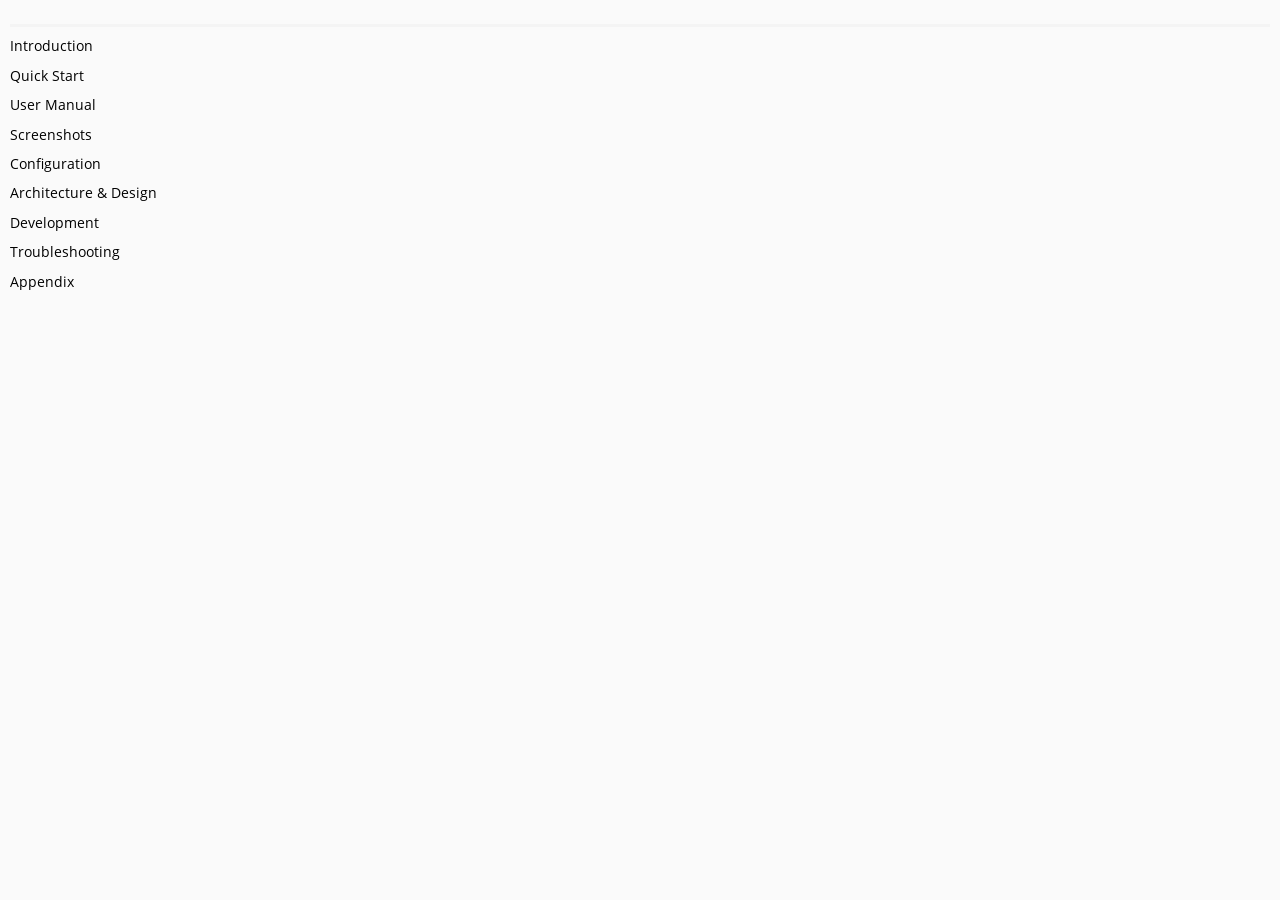
<file: toc.html>
<!DOCTYPE HTML>
<html lang="en" class="light" dir="ltr">
    <head>
        <!-- sidebar iframe generated using mdBook

        This is a frame, and not included directly in the page, to control the total size of the
        book. The TOC contains an entry for each page, so if each page includes a copy of the TOC,
        the total size of the page becomes O(n**2).

        The frame is only used as a fallback when JS is turned off. When it's on, the sidebar is
        instead added to the main page by `toc.js` instead. The JavaScript mode is better
        because, when running in a `file:///` URL, the iframed page would not be Same-Origin as
        the rest of the page, so the sidebar and the main page theme would fall out of sync.
        -->
        <meta charset="UTF-8">
        <meta name="robots" content="noindex">
        <!-- Custom HTML head -->
        <meta name="viewport" content="width=device-width, initial-scale=1">
        <meta name="theme-color" content="#ffffff">
        <link rel="stylesheet" href="css/variables-8adf115d.css">
        <link rel="stylesheet" href="css/general-e96d0476.css">
        <link rel="stylesheet" href="css/chrome-d279d366.css">
        <link rel="stylesheet" href="css/print-9e4910d8.css" media="print">
        <!-- Fonts -->
        <link rel="stylesheet" href="fonts/fonts-9644e21d.css">
        <!-- Custom theme stylesheets -->
        <link rel="stylesheet" href="theme/custom-e8ea0b06.css">
    </head>
    <body class="sidebar-iframe-inner">
        <ol class="chapter"><li class="chapter-item "><li class="spacer"></li></li><li class="chapter-item "><span class="chapter-link-wrapper"><a href="introduction.html" target="_parent">Introduction</a></span></li><li class="chapter-item "><span class="chapter-link-wrapper"><a href="quick-start.html" target="_parent">Quick Start</a></span></li><li class="chapter-item "><span class="chapter-link-wrapper"><a href="user-manual.html" target="_parent">User Manual</a></span></li><li class="chapter-item "><span class="chapter-link-wrapper"><a href="screenshots.html" target="_parent">Screenshots</a></span></li><li class="chapter-item "><span class="chapter-link-wrapper"><a href="configuration.html" target="_parent">Configuration</a></span></li><li class="chapter-item "><span class="chapter-link-wrapper"><a href="architecture.html" target="_parent">Architecture &amp; Design</a></span></li><li class="chapter-item "><span class="chapter-link-wrapper"><a href="development.html" target="_parent">Development</a></span></li><li class="chapter-item "><span class="chapter-link-wrapper"><a href="troubleshooting.html" target="_parent">Troubleshooting</a></span></li><li class="chapter-item "><span class="chapter-link-wrapper"><a href="appendix.html" target="_parent">Appendix</a></span></li></ol>
    </body>
</html>
</file>
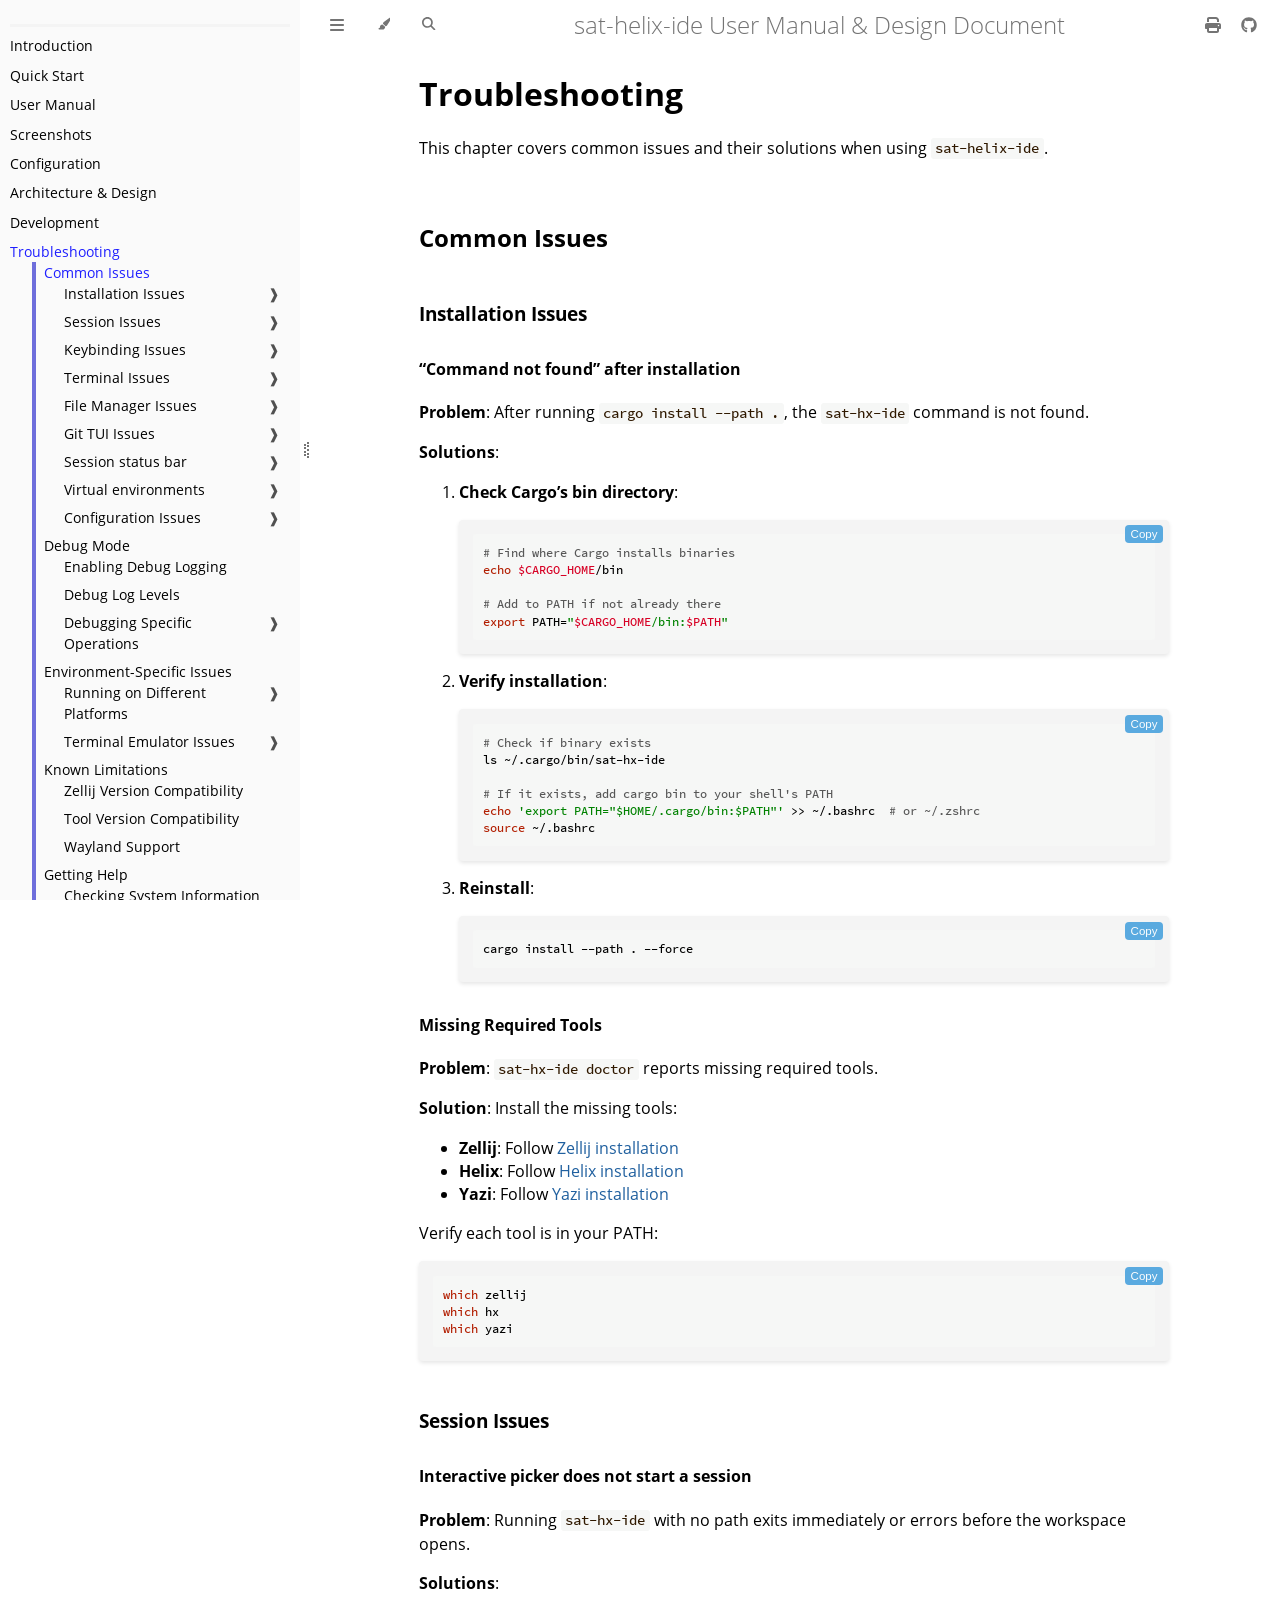
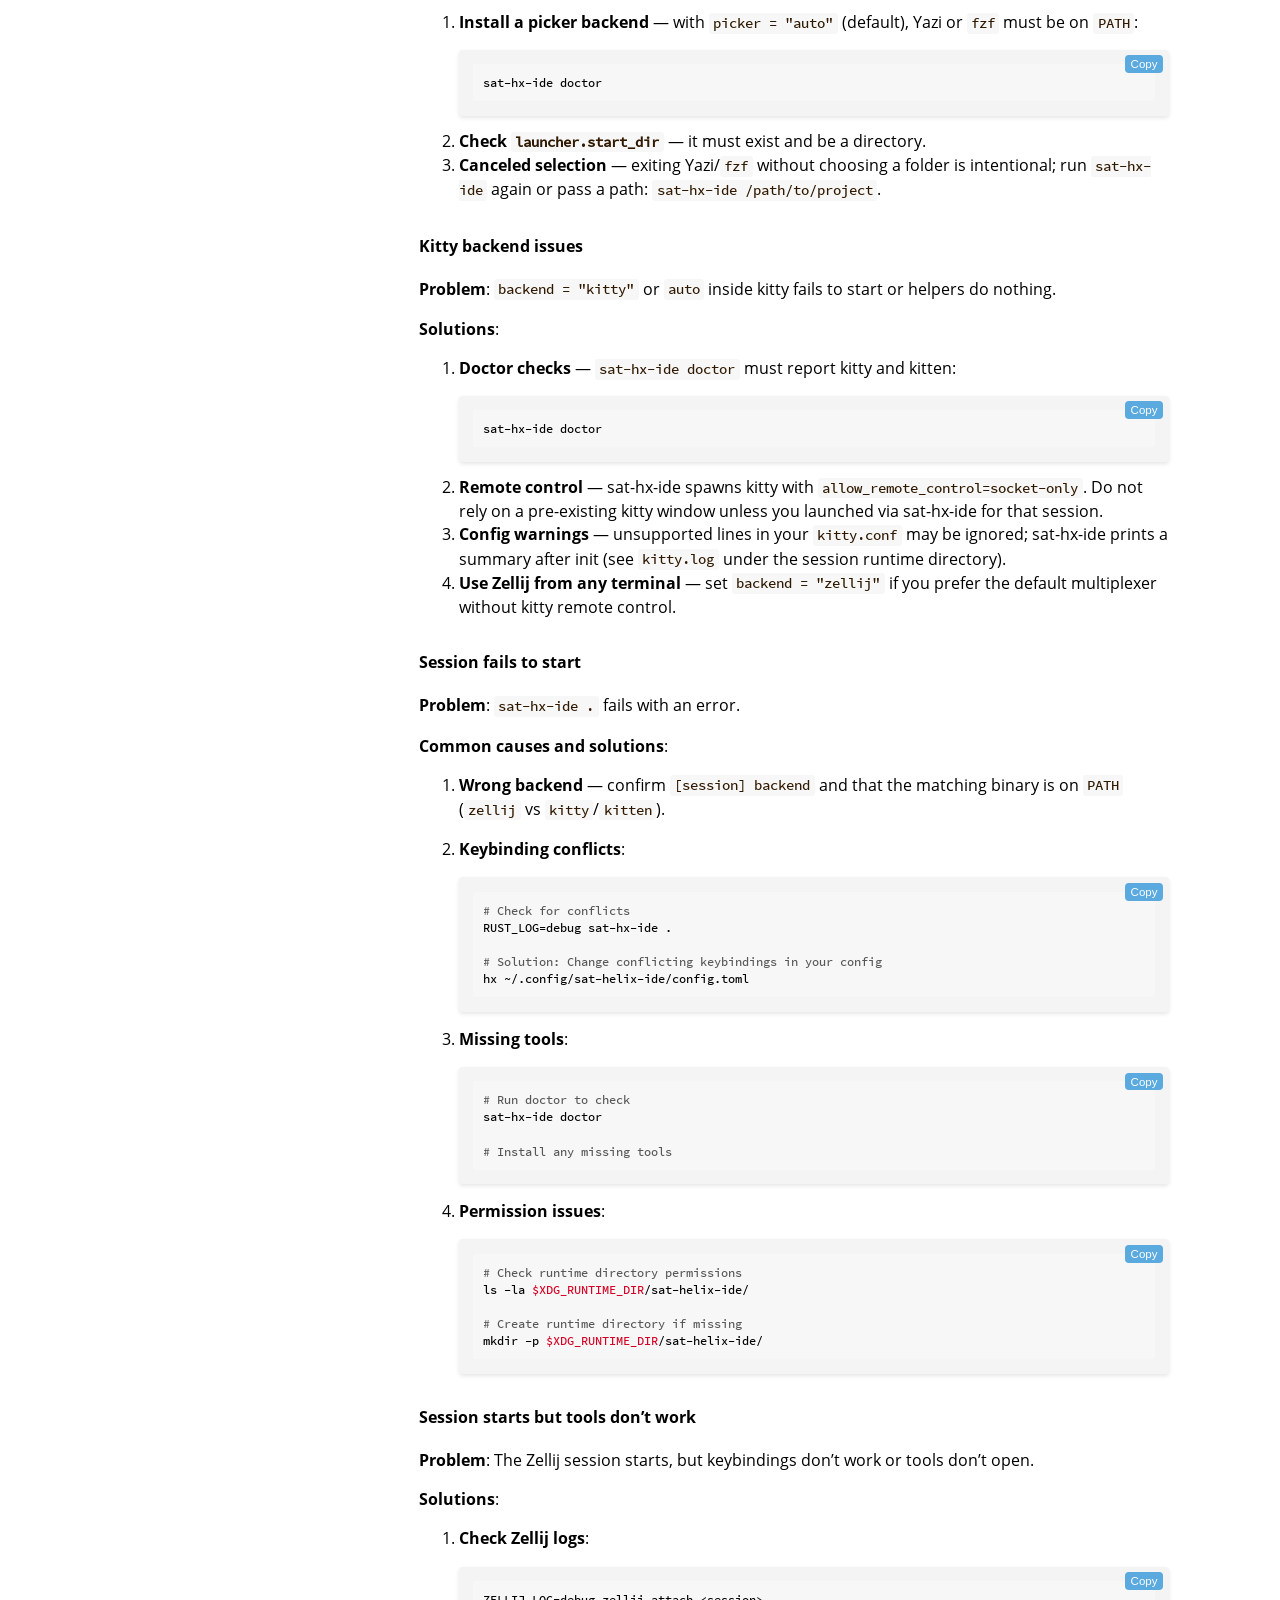
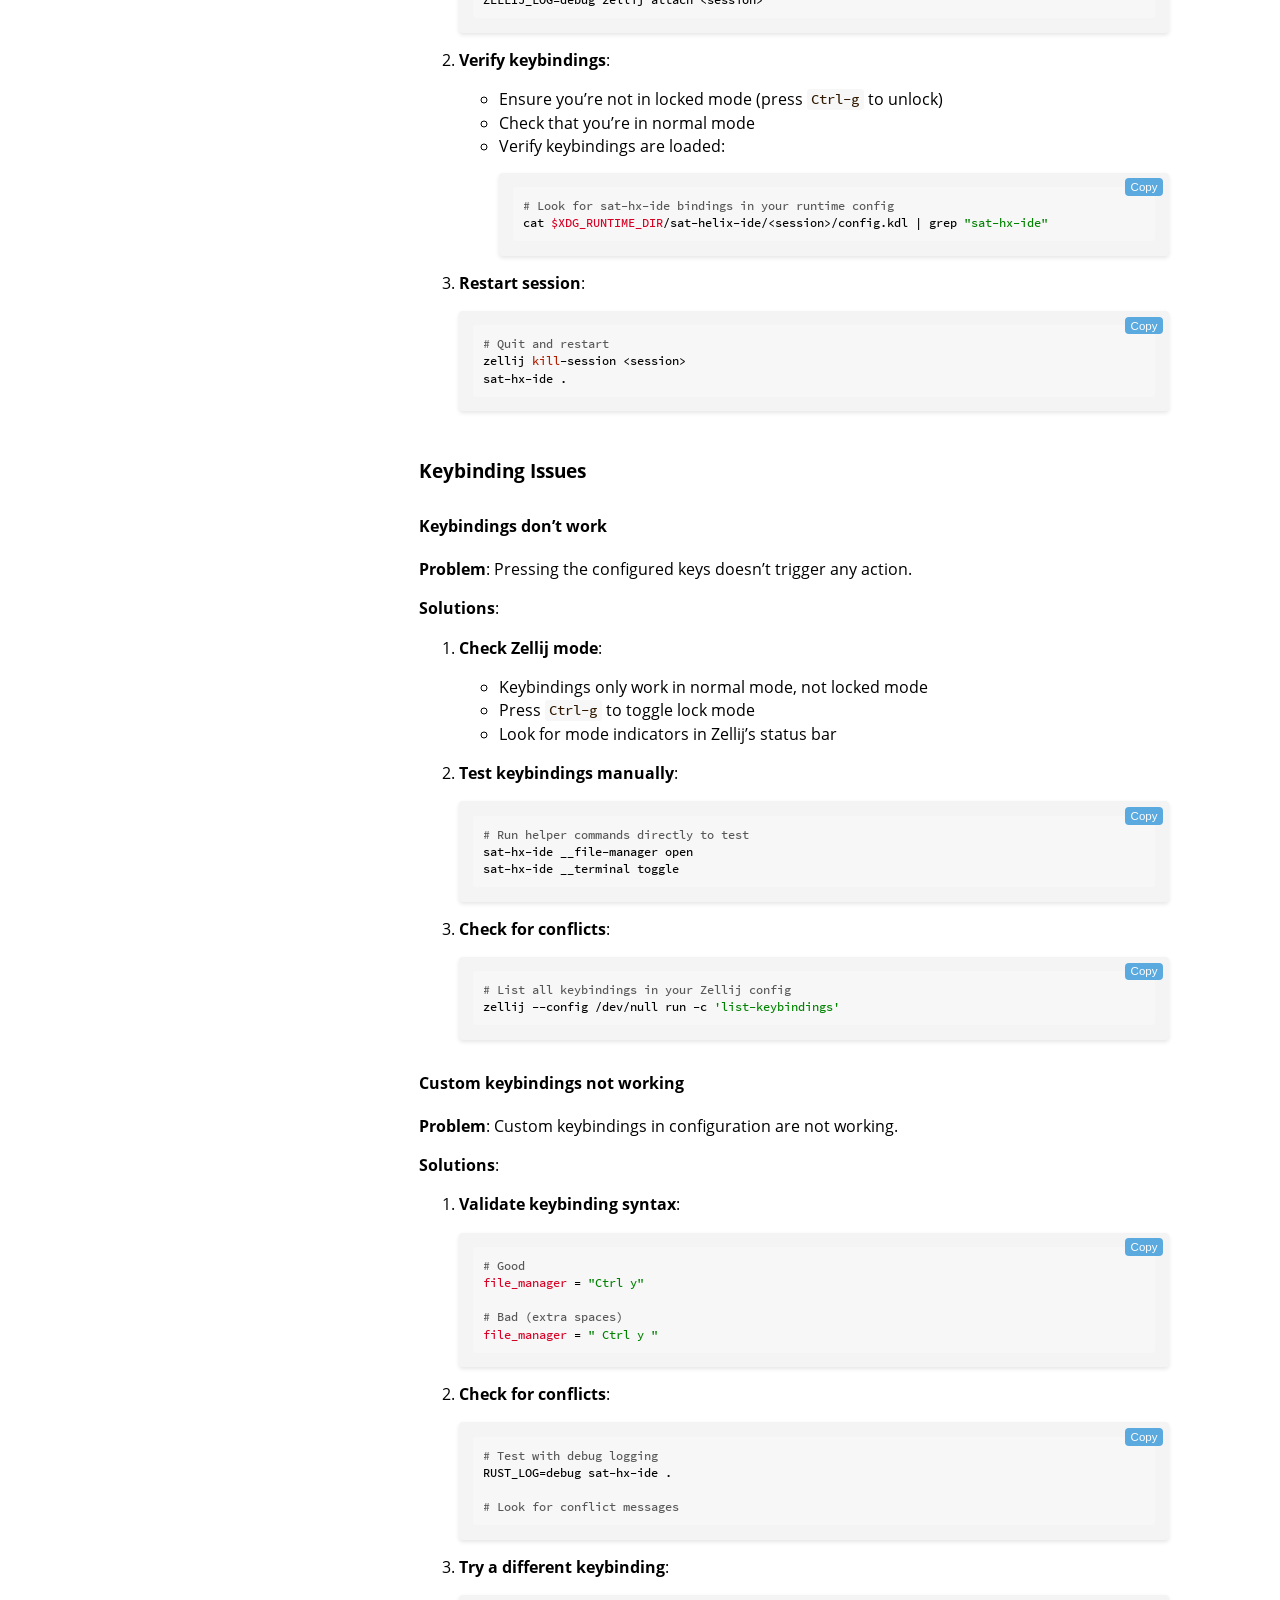
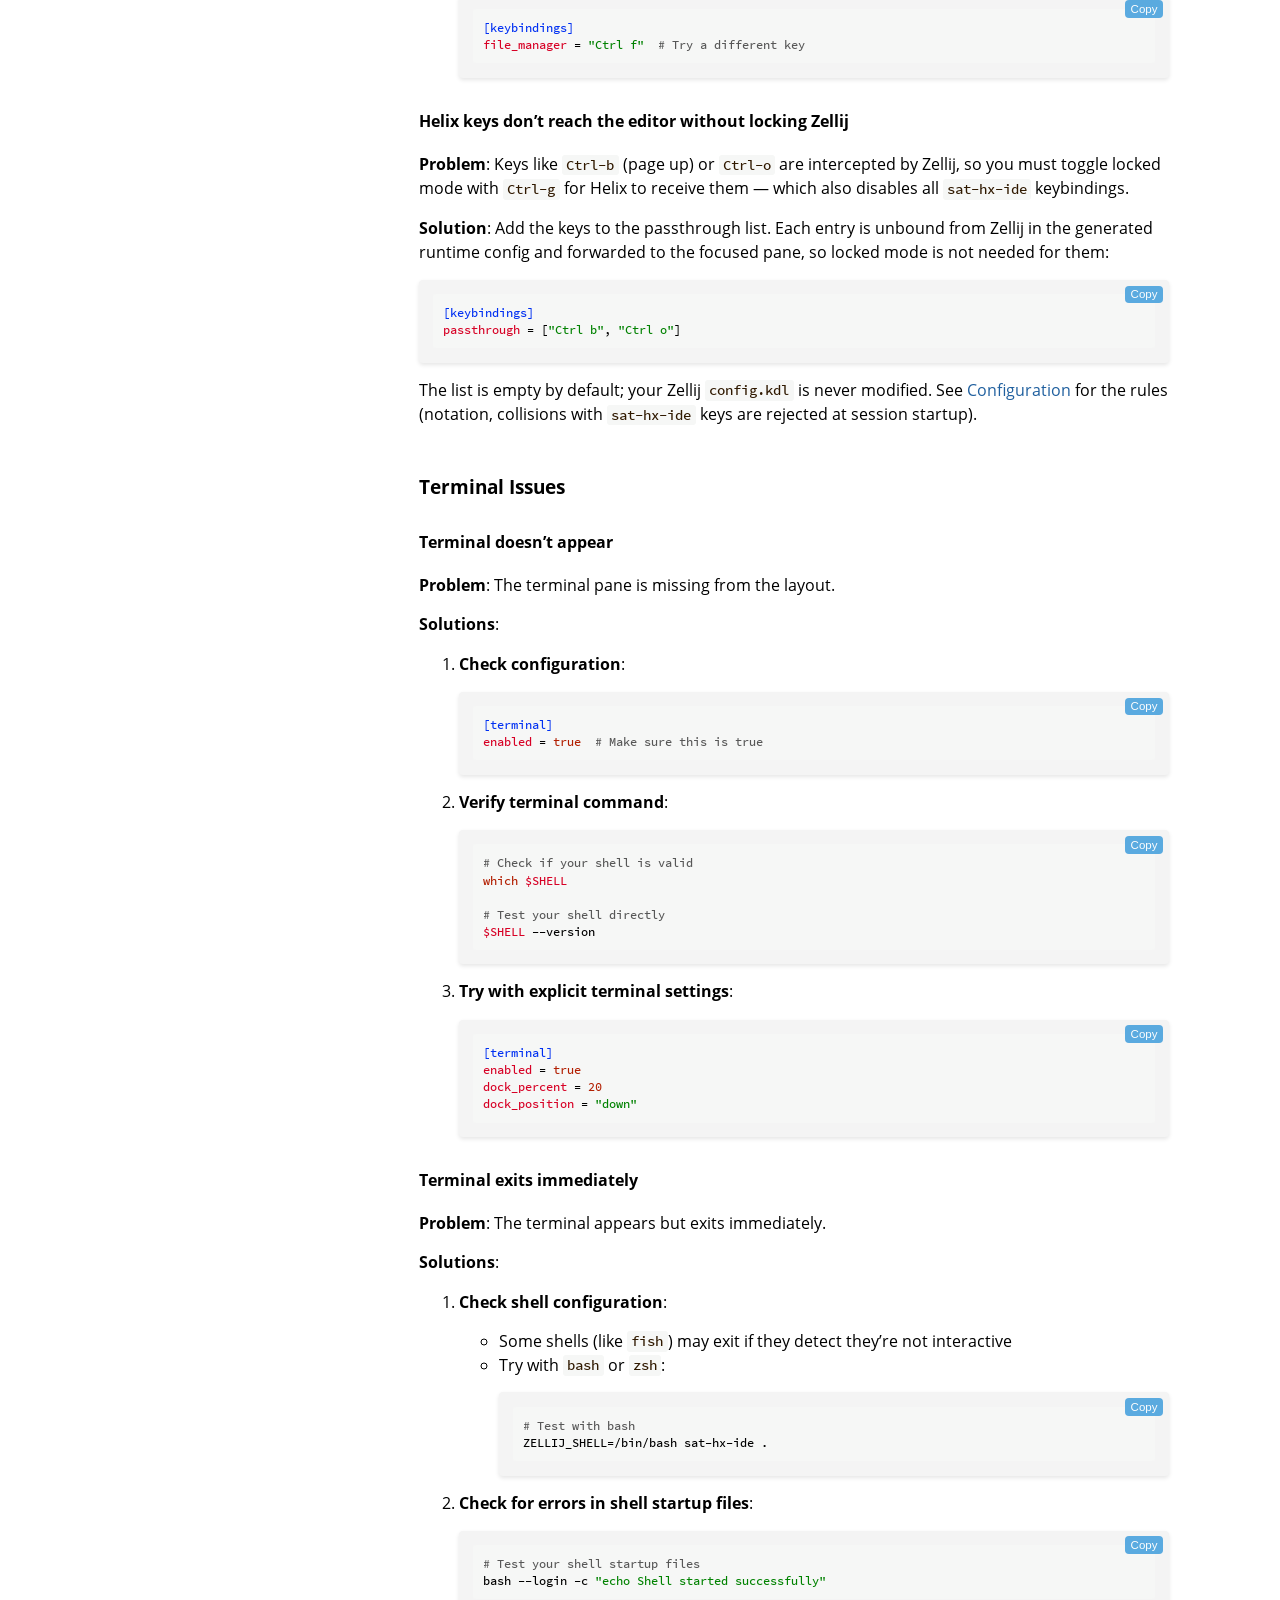
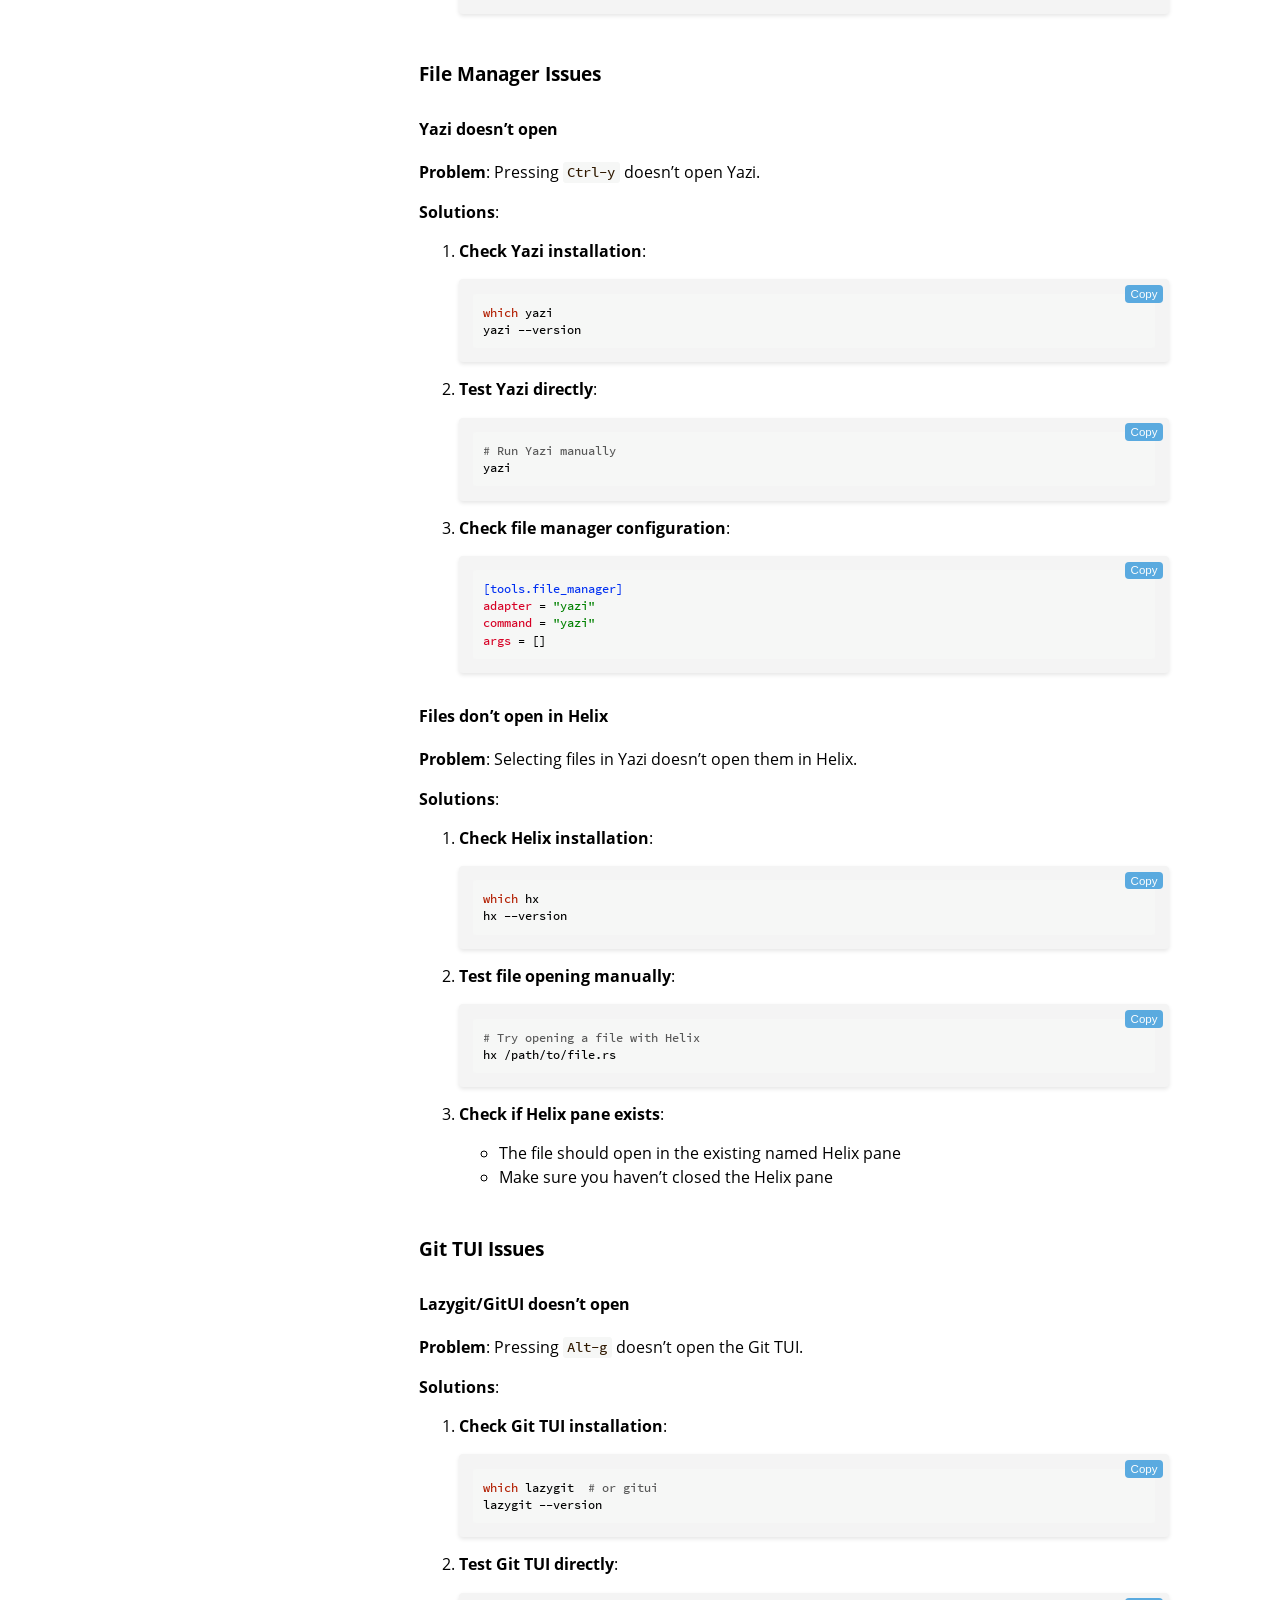
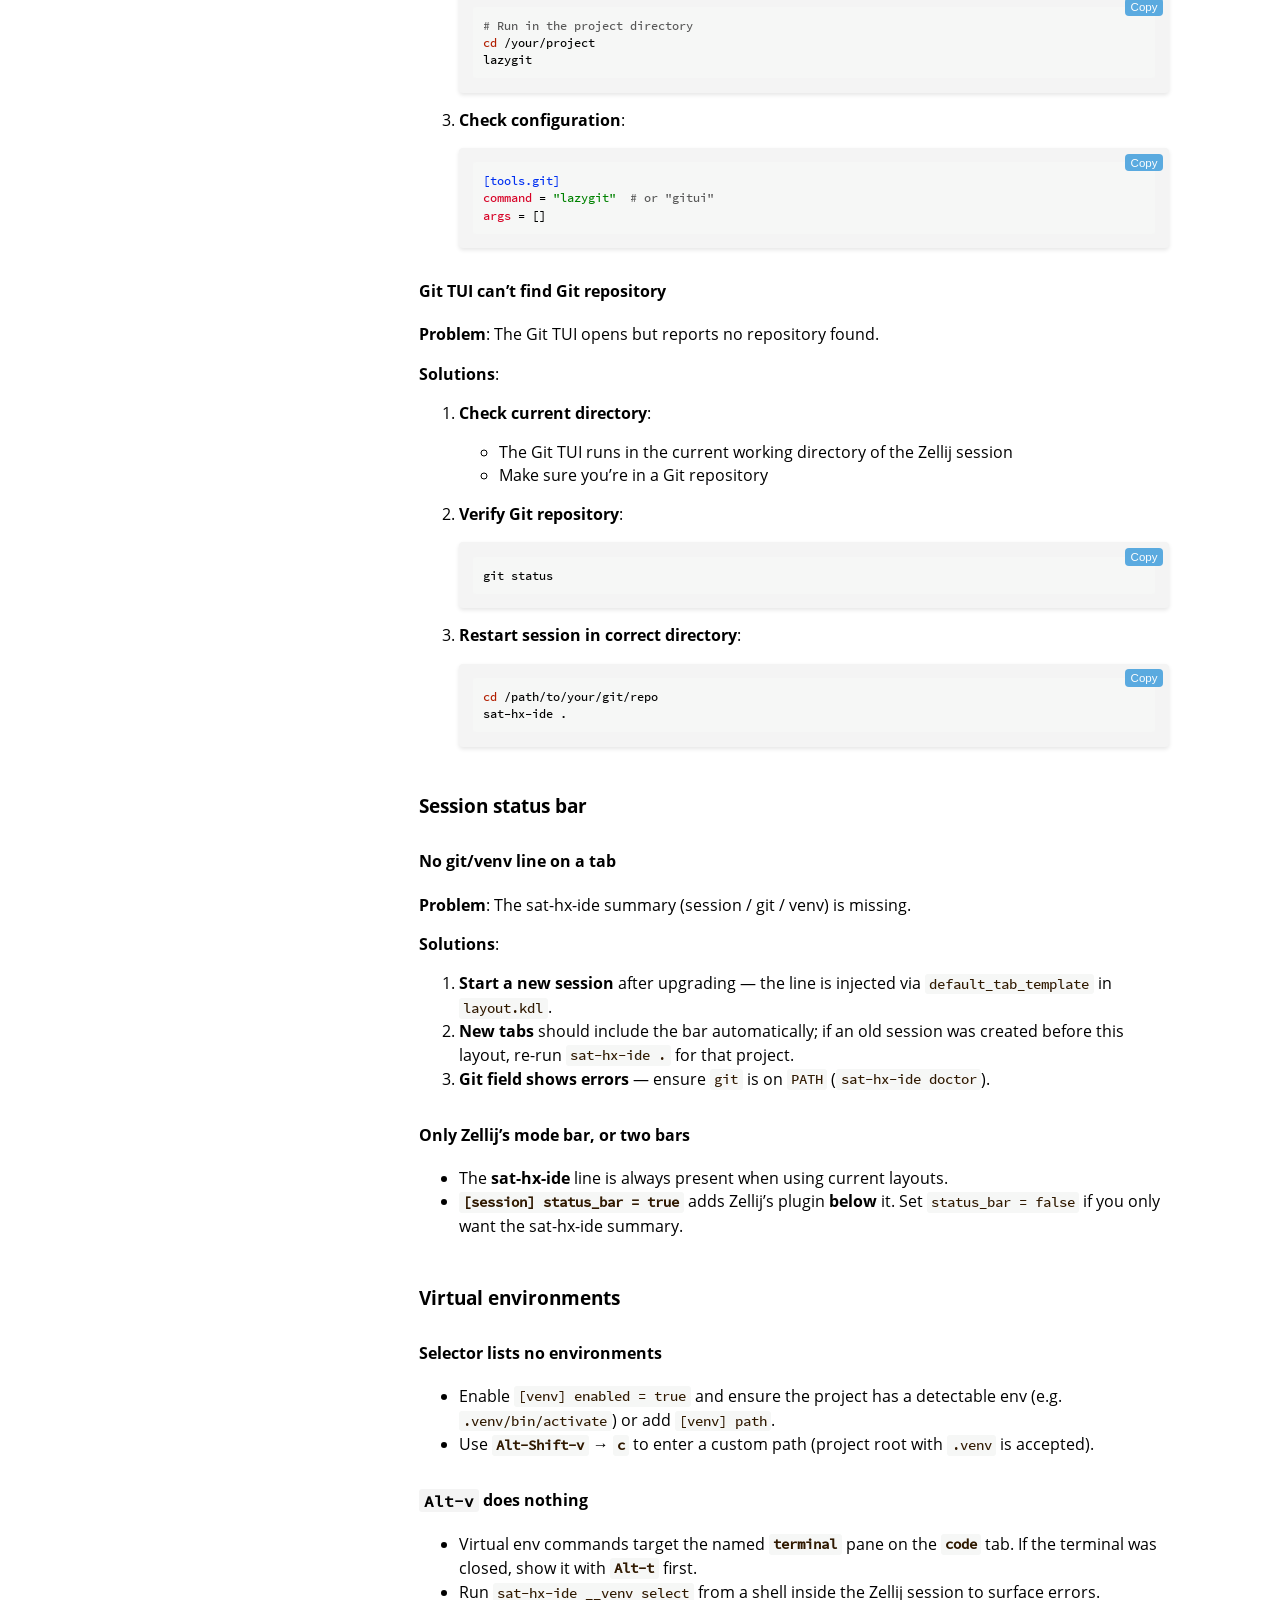
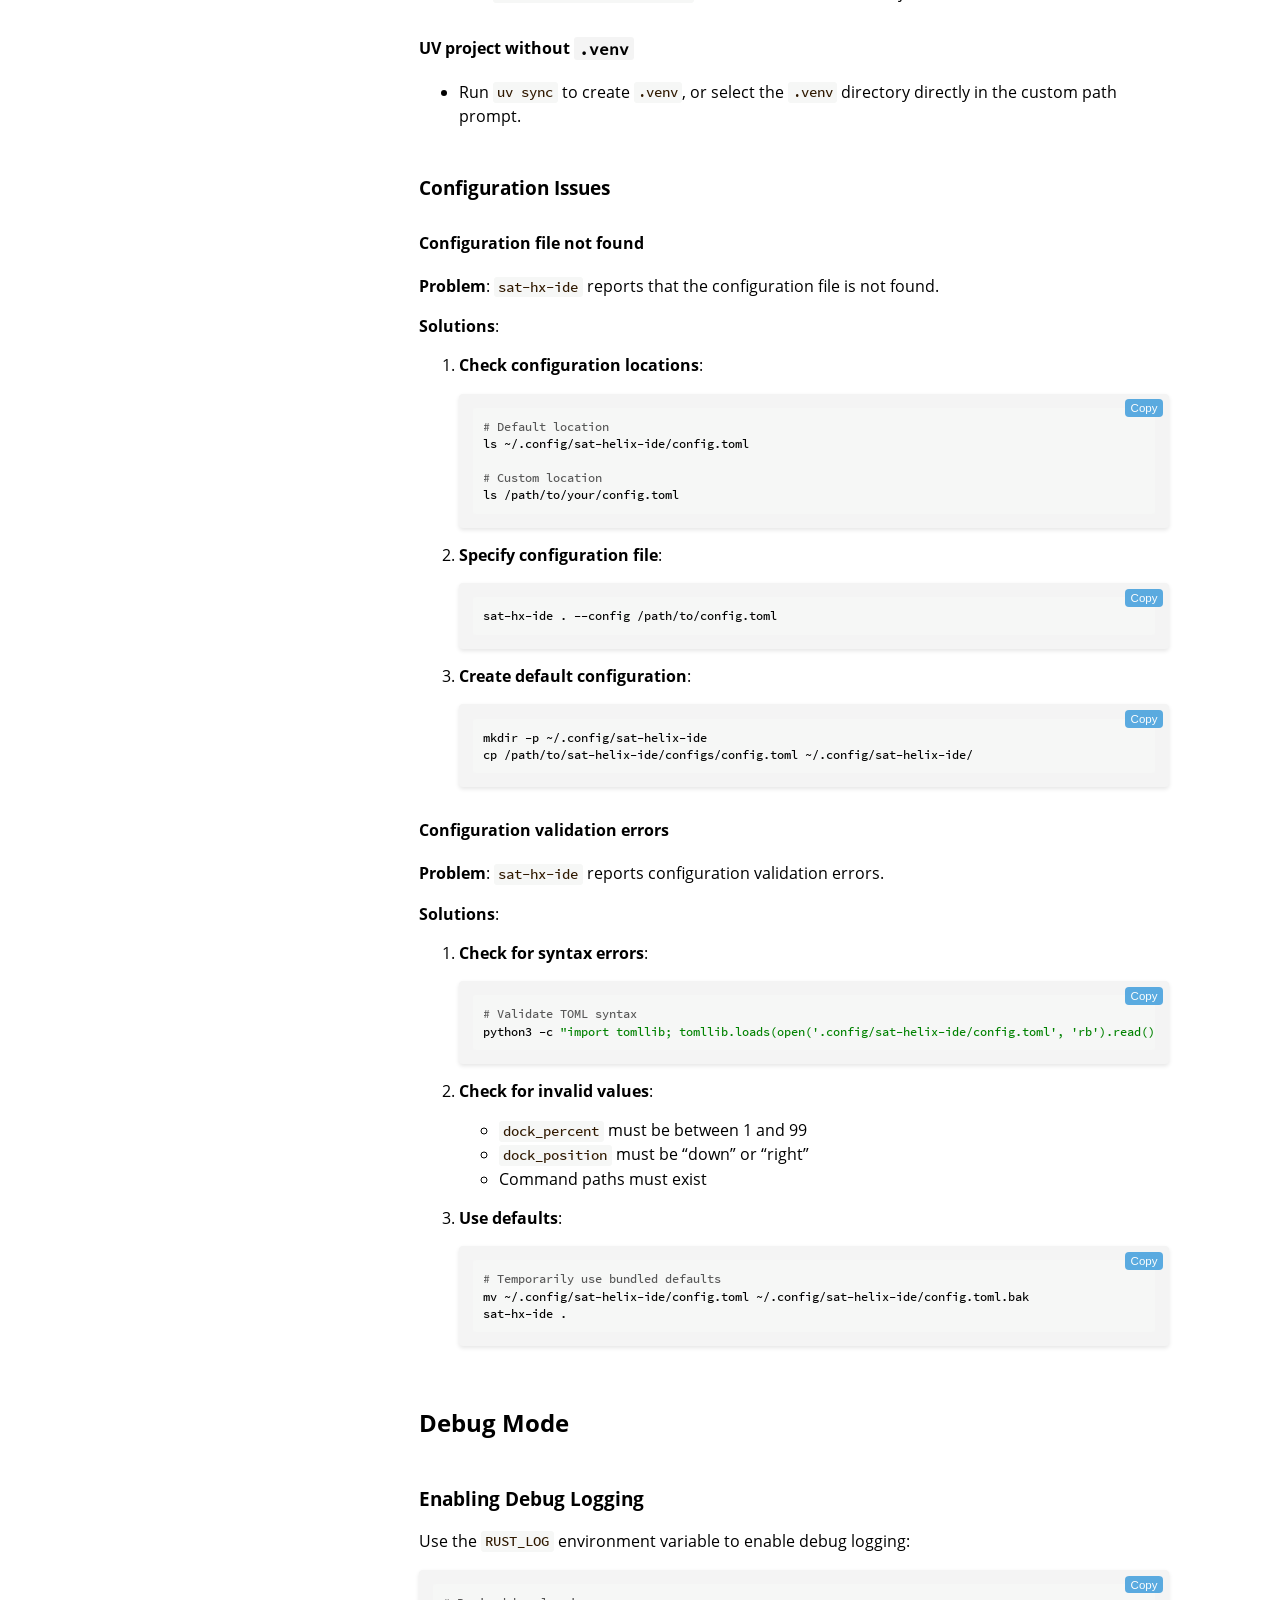
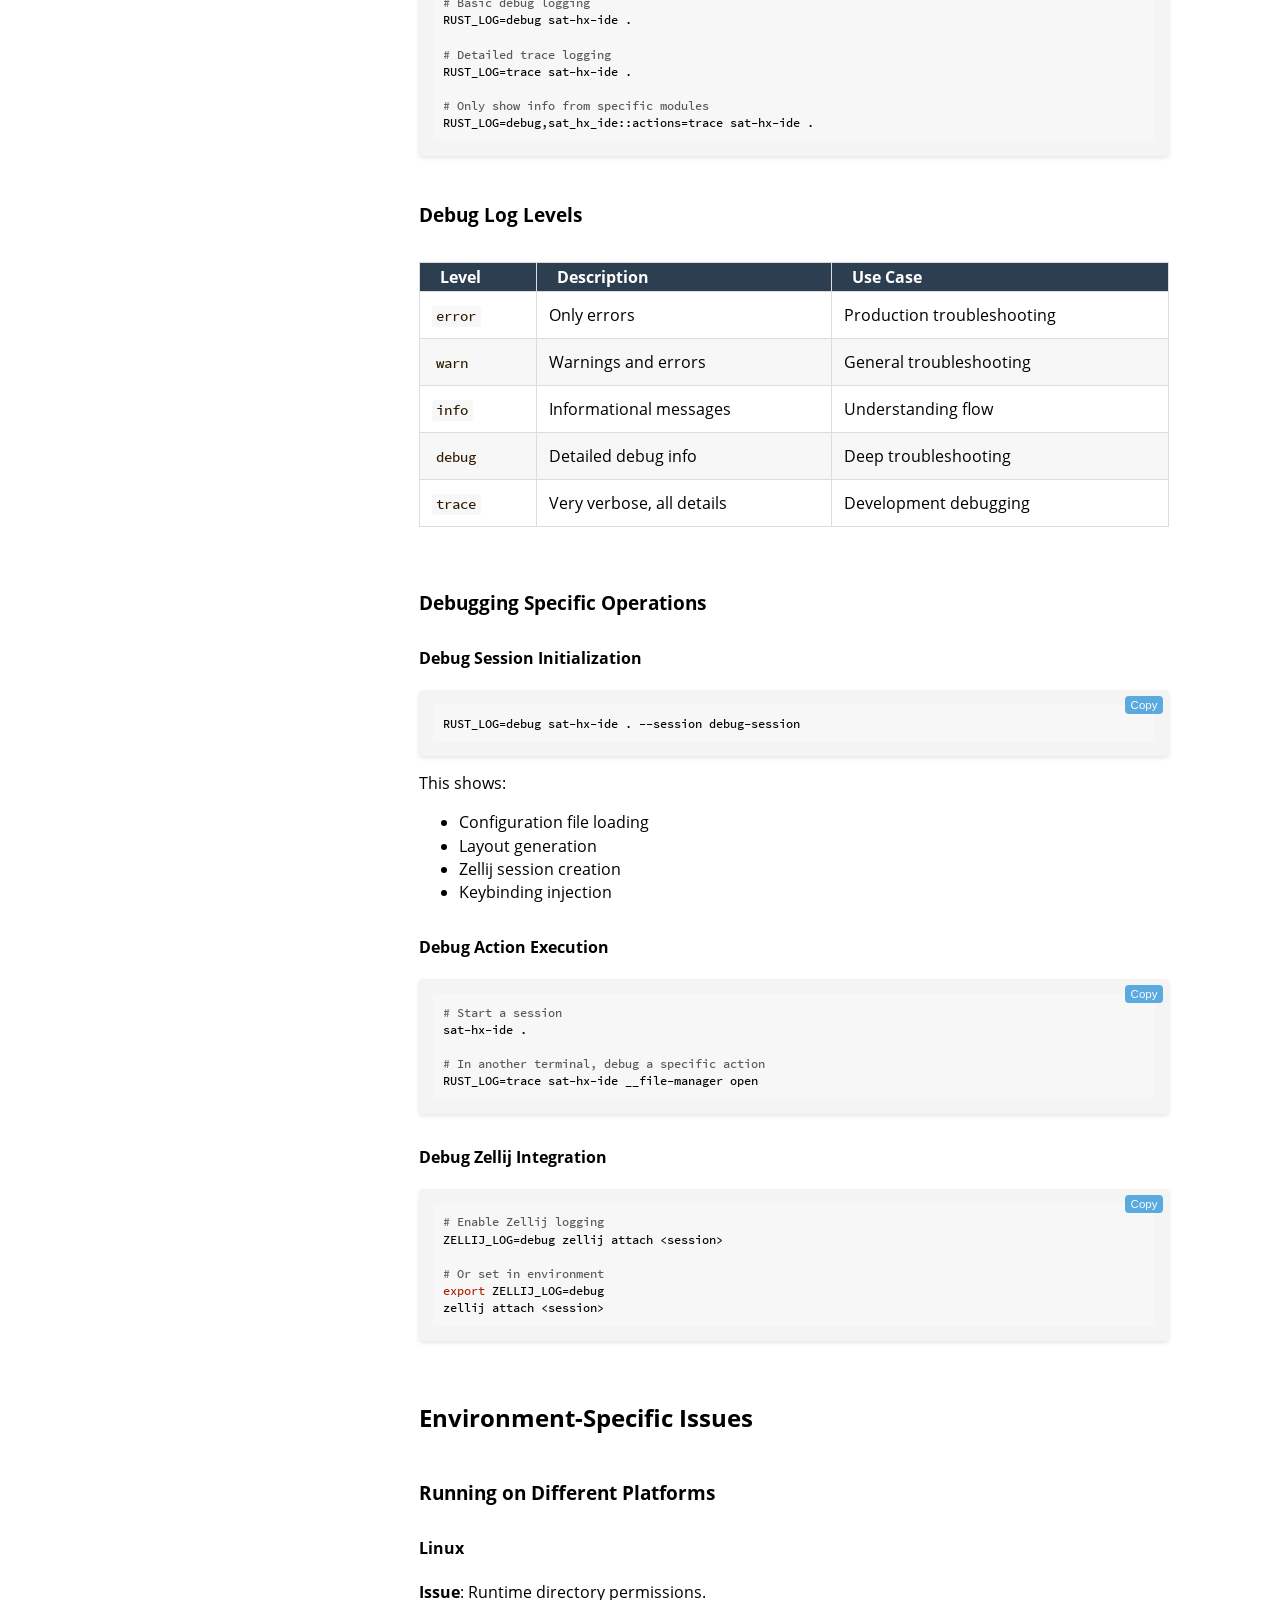
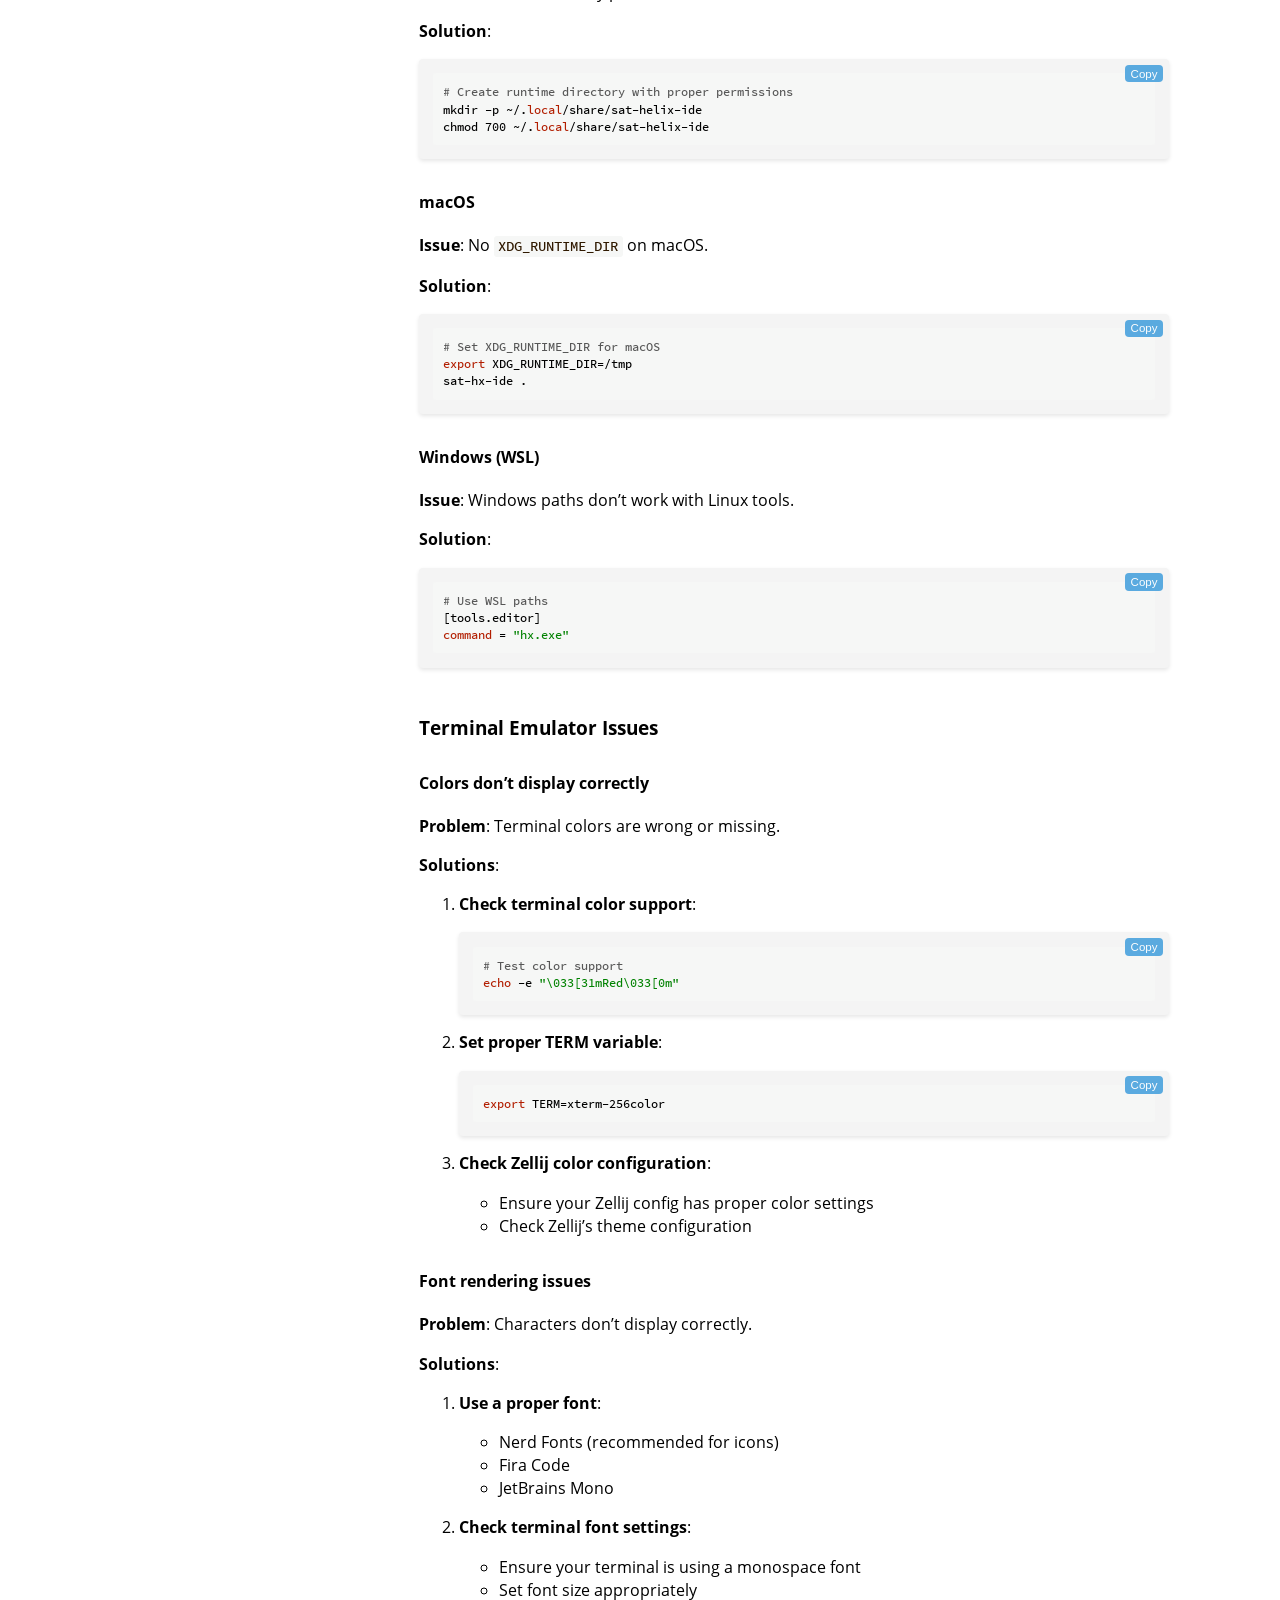
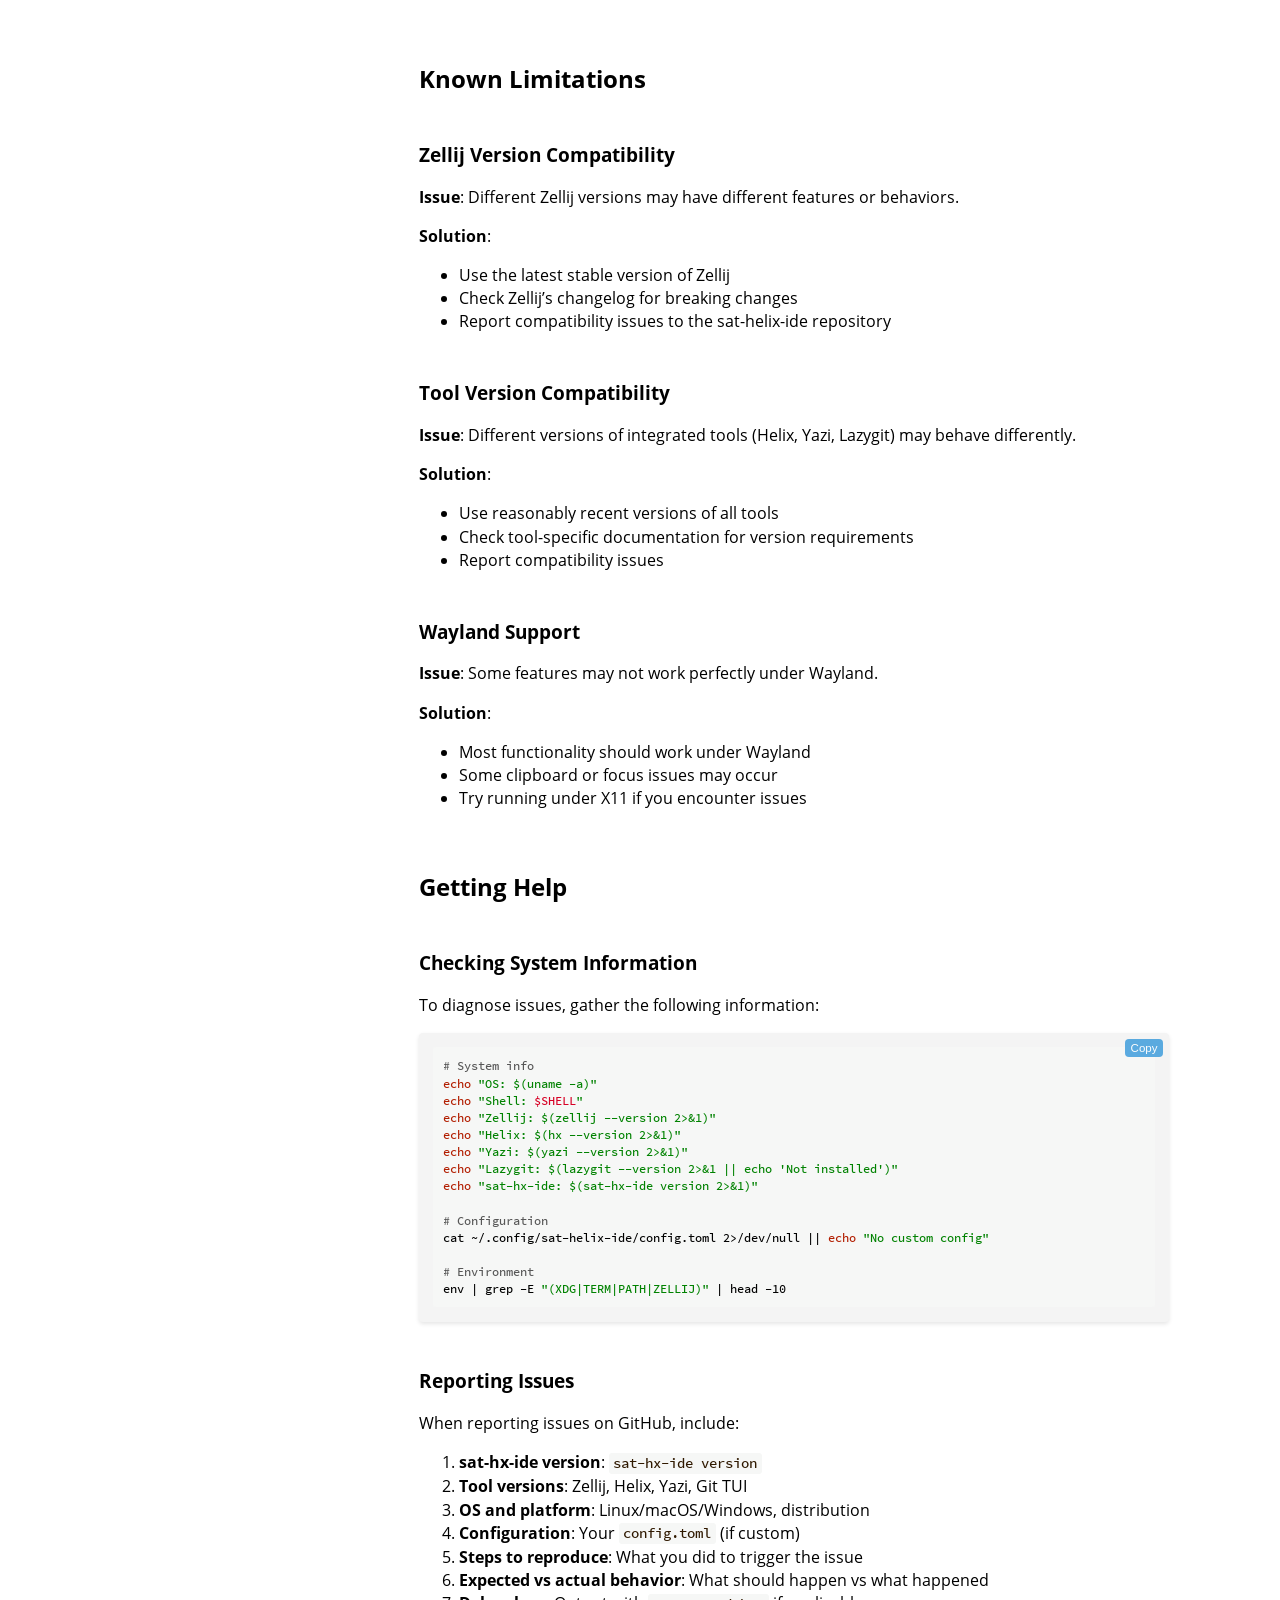
<file: troubleshooting.html>
<!DOCTYPE HTML>
<html lang="en" class="light sidebar-visible" dir="ltr">
    <head>
        <!-- Book generated using mdBook -->
        <meta charset="UTF-8">
        <title>Troubleshooting - sat-helix-ide User Manual &amp; Design Document</title>


        <!-- Custom HTML head -->

        <meta name="description" content="">
        <meta name="viewport" content="width=device-width, initial-scale=1">
        <meta name="theme-color" content="#ffffff">

        <link rel="icon" href="favicon-de23e50b.svg">
        <link rel="shortcut icon" href="favicon-8114d1fc.png">
        <link rel="stylesheet" href="css/variables-8adf115d.css">
        <link rel="stylesheet" href="css/general-e96d0476.css">
        <link rel="stylesheet" href="css/chrome-d279d366.css">
        <link rel="stylesheet" href="css/print-9e4910d8.css" media="print">

        <!-- Fonts -->
        <link rel="stylesheet" href="fonts/fonts-9644e21d.css">

        <!-- Highlight.js Stylesheets -->
        <link rel="stylesheet" id="mdbook-highlight-css" href="highlight-493f70e1.css">
        <link rel="stylesheet" id="mdbook-tomorrow-night-css" href="tomorrow-night-4c0ae647.css">
        <link rel="stylesheet" id="mdbook-ayu-highlight-css" href="ayu-highlight-3fdfc3ac.css">

        <!-- Custom theme stylesheets -->
        <link rel="stylesheet" href="theme/custom-e8ea0b06.css">


        <!-- Provide site root and default themes to javascript -->
        <script>
            const path_to_root = "";
            const default_light_theme = "light";
            const default_dark_theme = "navy";
            window.path_to_searchindex_js = "searchindex-0db075b6.js";
        </script>
        <!-- Start loading toc.js asap -->
        <script src="toc-26df6826.js"></script>
    </head>
    <body>
    <div id="mdbook-help-container">
        <div id="mdbook-help-popup">
            <h2 class="mdbook-help-title">Keyboard shortcuts</h2>
            <div>
                <p>Press <kbd>←</kbd> or <kbd>→</kbd> to navigate between chapters</p>
                <p>Press <kbd>S</kbd> or <kbd>/</kbd> to search in the book</p>
                <p>Press <kbd>?</kbd> to show this help</p>
                <p>Press <kbd>Esc</kbd> to hide this help</p>
            </div>
        </div>
    </div>
    <div id="mdbook-body-container">
        <!-- Work around some values being stored in localStorage wrapped in quotes -->
        <script>
            try {
                let theme = localStorage.getItem('mdbook-theme');
                let sidebar = localStorage.getItem('mdbook-sidebar');

                if (theme.startsWith('"') && theme.endsWith('"')) {
                    localStorage.setItem('mdbook-theme', theme.slice(1, theme.length - 1));
                }

                if (sidebar.startsWith('"') && sidebar.endsWith('"')) {
                    localStorage.setItem('mdbook-sidebar', sidebar.slice(1, sidebar.length - 1));
                }
            } catch (e) { }
        </script>

        <!-- Set the theme before any content is loaded, prevents flash -->
        <script>
            const default_theme = window.matchMedia("(prefers-color-scheme: dark)").matches ? default_dark_theme : default_light_theme;
            let theme;
            try { theme = localStorage.getItem('mdbook-theme'); } catch(e) { }
            if (theme === null || theme === undefined) { theme = default_theme; }
            const html = document.documentElement;
            html.classList.remove('light')
            html.classList.add(theme);
            html.classList.add("js");
        </script>

        <input type="checkbox" id="mdbook-sidebar-toggle-anchor" class="hidden">

        <!-- Hide / unhide sidebar before it is displayed -->
        <script>
            let sidebar = null;
            const sidebar_toggle = document.getElementById("mdbook-sidebar-toggle-anchor");
            if (document.body.clientWidth >= 1080) {
                try { sidebar = localStorage.getItem('mdbook-sidebar'); } catch(e) { }
                sidebar = sidebar || 'visible';
            } else {
                sidebar = 'hidden';
                sidebar_toggle.checked = false;
            }
            if (sidebar === 'visible') {
                sidebar_toggle.checked = true;
            } else {
                html.classList.remove('sidebar-visible');
            }
        </script>

        <nav id="mdbook-sidebar" class="sidebar" aria-label="Table of contents">
            <!-- populated by js -->
            <mdbook-sidebar-scrollbox class="sidebar-scrollbox"></mdbook-sidebar-scrollbox>
            <noscript>
                <iframe class="sidebar-iframe-outer" src="toc.html"></iframe>
            </noscript>
            <div id="mdbook-sidebar-resize-handle" class="sidebar-resize-handle">
                <div class="sidebar-resize-indicator"></div>
            </div>
        </nav>

        <div id="mdbook-page-wrapper" class="page-wrapper">

            <div class="page">
                <div id="mdbook-menu-bar-hover-placeholder"></div>
                <div id="mdbook-menu-bar" class="menu-bar sticky">
                    <div class="left-buttons">
                        <label id="mdbook-sidebar-toggle" class="icon-button" for="mdbook-sidebar-toggle-anchor" title="Toggle Table of Contents" aria-label="Toggle Table of Contents" aria-controls="mdbook-sidebar">
                            <span class=fa-svg><svg xmlns="http://www.w3.org/2000/svg" viewBox="0 0 448 512"><!--! Font Awesome Free 6.2.0 by @fontawesome - https://fontawesome.com License - https://fontawesome.com/license/free (Icons: CC BY 4.0, Fonts: SIL OFL 1.1, Code: MIT License) Copyright 2022 Fonticons, Inc. --><path d="M0 96C0 78.3 14.3 64 32 64H416c17.7 0 32 14.3 32 32s-14.3 32-32 32H32C14.3 128 0 113.7 0 96zM0 256c0-17.7 14.3-32 32-32H416c17.7 0 32 14.3 32 32s-14.3 32-32 32H32c-17.7 0-32-14.3-32-32zM448 416c0 17.7-14.3 32-32 32H32c-17.7 0-32-14.3-32-32s14.3-32 32-32H416c17.7 0 32 14.3 32 32z"/></svg></span>
                        </label>
                        <button id="mdbook-theme-toggle" class="icon-button" type="button" title="Change theme" aria-label="Change theme" aria-haspopup="true" aria-expanded="false" aria-controls="mdbook-theme-list">
                            <span class=fa-svg><svg xmlns="http://www.w3.org/2000/svg" viewBox="0 0 576 512"><!--! Font Awesome Free 6.2.0 by @fontawesome - https://fontawesome.com License - https://fontawesome.com/license/free (Icons: CC BY 4.0, Fonts: SIL OFL 1.1, Code: MIT License) Copyright 2022 Fonticons, Inc. --><path d="M371.3 367.1c27.3-3.9 51.9-19.4 67.2-42.9L600.2 74.1c12.6-19.5 9.4-45.3-7.6-61.2S549.7-4.4 531.1 9.6L294.4 187.2c-24 18-38.2 46.1-38.4 76.1L371.3 367.1zm-19.6 25.4l-116-104.4C175.9 290.3 128 339.6 128 400c0 3.9 .2 7.8 .6 11.6c1.8 17.5-10.2 36.4-27.8 36.4H96c-17.7 0-32 14.3-32 32s14.3 32 32 32H240c61.9 0 112-50.1 112-112c0-2.5-.1-5-.2-7.5z"/></svg></span>
                        </button>
                        <ul id="mdbook-theme-list" class="theme-popup" aria-label="Themes" role="menu">
                            <li role="none"><button role="menuitem" class="theme" id="mdbook-theme-default_theme">Auto</button></li>
                            <li role="none"><button role="menuitem" class="theme" id="mdbook-theme-light">Light</button></li>
                            <li role="none"><button role="menuitem" class="theme" id="mdbook-theme-rust">Rust</button></li>
                            <li role="none"><button role="menuitem" class="theme" id="mdbook-theme-coal">Coal</button></li>
                            <li role="none"><button role="menuitem" class="theme" id="mdbook-theme-navy">Navy</button></li>
                            <li role="none"><button role="menuitem" class="theme" id="mdbook-theme-ayu">Ayu</button></li>
                        </ul>
                        <button id="mdbook-search-toggle" class="icon-button" type="button" title="Search (`/`)" aria-label="Toggle Searchbar" aria-expanded="false" aria-keyshortcuts="/ s" aria-controls="mdbook-searchbar">
                            <span class=fa-svg><svg xmlns="http://www.w3.org/2000/svg" viewBox="0 0 512 512"><!--! Font Awesome Free 6.2.0 by @fontawesome - https://fontawesome.com License - https://fontawesome.com/license/free (Icons: CC BY 4.0, Fonts: SIL OFL 1.1, Code: MIT License) Copyright 2022 Fonticons, Inc. --><path d="M416 208c0 45.9-14.9 88.3-40 122.7L502.6 457.4c12.5 12.5 12.5 32.8 0 45.3s-32.8 12.5-45.3 0L330.7 376c-34.4 25.2-76.8 40-122.7 40C93.1 416 0 322.9 0 208S93.1 0 208 0S416 93.1 416 208zM208 352c79.5 0 144-64.5 144-144s-64.5-144-144-144S64 128.5 64 208s64.5 144 144 144z"/></svg></span>
                        </button>
                    </div>

                    <h1 class="menu-title">sat-helix-ide User Manual &amp; Design Document</h1>

                    <div class="right-buttons">
                        <a href="print.html" title="Print this book" aria-label="Print this book">
                            <span class=fa-svg id="print-button"><svg xmlns="http://www.w3.org/2000/svg" viewBox="0 0 512 512"><!--! Font Awesome Free 6.2.0 by @fontawesome - https://fontawesome.com License - https://fontawesome.com/license/free (Icons: CC BY 4.0, Fonts: SIL OFL 1.1, Code: MIT License) Copyright 2022 Fonticons, Inc. --><path d="M128 0C92.7 0 64 28.7 64 64v96h64V64H354.7L384 93.3V160h64V93.3c0-17-6.7-33.3-18.7-45.3L400 18.7C388 6.7 371.7 0 354.7 0H128zM384 352v32 64H128V384 368 352H384zm64 32h32c17.7 0 32-14.3 32-32V256c0-35.3-28.7-64-64-64H64c-35.3 0-64 28.7-64 64v96c0 17.7 14.3 32 32 32H64v64c0 35.3 28.7 64 64 64H384c35.3 0 64-28.7 64-64V384zm-16-88c-13.3 0-24-10.7-24-24s10.7-24 24-24s24 10.7 24 24s-10.7 24-24 24z"/></svg></span>
                        </a>
                        <a href="https://github.com/vlevasseur073/sat-helix-ide" title="Git repository" aria-label="Git repository">
                            <span class=fa-svg><svg xmlns="http://www.w3.org/2000/svg" viewBox="0 0 496 512"><!--! Font Awesome Free 6.2.0 by @fontawesome - https://fontawesome.com License - https://fontawesome.com/license/free (Icons: CC BY 4.0, Fonts: SIL OFL 1.1, Code: MIT License) Copyright 2022 Fonticons, Inc. --><path d="M165.9 397.4c0 2-2.3 3.6-5.2 3.6-3.3.3-5.6-1.3-5.6-3.6 0-2 2.3-3.6 5.2-3.6 3-.3 5.6 1.3 5.6 3.6zm-31.1-4.5c-.7 2 1.3 4.3 4.3 4.9 2.6 1 5.6 0 6.2-2s-1.3-4.3-4.3-5.2c-2.6-.7-5.5.3-6.2 2.3zm44.2-1.7c-2.9.7-4.9 2.6-4.6 4.9.3 2 2.9 3.3 5.9 2.6 2.9-.7 4.9-2.6 4.6-4.6-.3-1.9-3-3.2-5.9-2.9zM244.8 8C106.1 8 0 113.3 0 252c0 110.9 69.8 205.8 169.5 239.2 12.8 2.3 17.3-5.6 17.3-12.1 0-6.2-.3-40.4-.3-61.4 0 0-70 15-84.7-29.8 0 0-11.4-29.1-27.8-36.6 0 0-22.9-15.7 1.6-15.4 0 0 24.9 2 38.6 25.8 21.9 38.6 58.6 27.5 72.9 20.9 2.3-16 8.8-27.1 16-33.7-55.9-6.2-112.3-14.3-112.3-110.5 0-27.5 7.6-41.3 23.6-58.9-2.6-6.5-11.1-33.3 2.6-67.9 20.9-6.5 69 27 69 27 20-5.6 41.5-8.5 62.8-8.5s42.8 2.9 62.8 8.5c0 0 48.1-33.6 69-27 13.7 34.7 5.2 61.4 2.6 67.9 16 17.7 25.8 31.5 25.8 58.9 0 96.5-58.9 104.2-114.8 110.5 9.2 7.9 17 22.9 17 46.4 0 33.7-.3 75.4-.3 83.6 0 6.5 4.6 14.4 17.3 12.1C428.2 457.8 496 362.9 496 252 496 113.3 383.5 8 244.8 8zM97.2 352.9c-1.3 1-1 3.3.7 5.2 1.6 1.6 3.9 2.3 5.2 1 1.3-1 1-3.3-.7-5.2-1.6-1.6-3.9-2.3-5.2-1zm-10.8-8.1c-.7 1.3.3 2.9 2.3 3.9 1.6 1 3.6.7 4.3-.7.7-1.3-.3-2.9-2.3-3.9-2-.6-3.6-.3-4.3.7zm32.4 35.6c-1.6 1.3-1 4.3 1.3 6.2 2.3 2.3 5.2 2.6 6.5 1 1.3-1.3.7-4.3-1.3-6.2-2.2-2.3-5.2-2.6-6.5-1zm-11.4-14.7c-1.6 1-1.6 3.6 0 5.9 1.6 2.3 4.3 3.3 5.6 2.3 1.6-1.3 1.6-3.9 0-6.2-1.4-2.3-4-3.3-5.6-2z"/></svg></span>
                        </a>

                    </div>
                </div>

                <div id="mdbook-search-wrapper" class="hidden">
                    <form id="mdbook-searchbar-outer" class="searchbar-outer">
                        <div class="search-wrapper">
                            <input type="search" id="mdbook-searchbar" name="searchbar" placeholder="Search this book ..." aria-controls="mdbook-searchresults-outer" aria-describedby="searchresults-header">
                            <div class="spinner-wrapper">
                                <span class=fa-svg id="fa-spin"><svg xmlns="http://www.w3.org/2000/svg" viewBox="0 0 512 512"><!--! Font Awesome Free 6.2.0 by @fontawesome - https://fontawesome.com License - https://fontawesome.com/license/free (Icons: CC BY 4.0, Fonts: SIL OFL 1.1, Code: MIT License) Copyright 2022 Fonticons, Inc. --><path d="M304 48c0-26.5-21.5-48-48-48s-48 21.5-48 48s21.5 48 48 48s48-21.5 48-48zm0 416c0-26.5-21.5-48-48-48s-48 21.5-48 48s21.5 48 48 48s48-21.5 48-48zM48 304c26.5 0 48-21.5 48-48s-21.5-48-48-48s-48 21.5-48 48s21.5 48 48 48zm464-48c0-26.5-21.5-48-48-48s-48 21.5-48 48s21.5 48 48 48s48-21.5 48-48zM142.9 437c18.7-18.7 18.7-49.1 0-67.9s-49.1-18.7-67.9 0s-18.7 49.1 0 67.9s49.1 18.7 67.9 0zm0-294.2c18.7-18.7 18.7-49.1 0-67.9S93.7 56.2 75 75s-18.7 49.1 0 67.9s49.1 18.7 67.9 0zM369.1 437c18.7 18.7 49.1 18.7 67.9 0s18.7-49.1 0-67.9s-49.1-18.7-67.9 0s-18.7 49.1 0 67.9z"/></svg></span>
                            </div>
                        </div>
                    </form>
                    <div id="mdbook-searchresults-outer" class="searchresults-outer hidden">
                        <div id="mdbook-searchresults-header" class="searchresults-header"></div>
                        <ul id="mdbook-searchresults">
                        </ul>
                    </div>
                </div>

                <!-- Apply ARIA attributes after the sidebar and the sidebar toggle button are added to the DOM -->
                <script>
                    document.getElementById('mdbook-sidebar-toggle').setAttribute('aria-expanded', sidebar === 'visible');
                    document.getElementById('mdbook-sidebar').setAttribute('aria-hidden', sidebar !== 'visible');
                    Array.from(document.querySelectorAll('#mdbook-sidebar a')).forEach(function(link) {
                        link.setAttribute('tabIndex', sidebar === 'visible' ? 0 : -1);
                    });
                </script>

                <div id="mdbook-content" class="content">
                    <main>
                        <h1 id="troubleshooting"><a class="header" href="#troubleshooting">Troubleshooting</a></h1>
<p>This chapter covers common issues and their solutions when using <code>sat-helix-ide</code>.</p>
<h2 id="common-issues"><a class="header" href="#common-issues">Common Issues</a></h2>
<h3 id="installation-issues"><a class="header" href="#installation-issues">Installation Issues</a></h3>
<h4 id="command-not-found-after-installation"><a class="header" href="#command-not-found-after-installation">“Command not found” after installation</a></h4>
<p><strong>Problem</strong>: After running <code>cargo install --path .</code>, the <code>sat-hx-ide</code> command is not found.</p>
<p><strong>Solutions</strong>:</p>
<ol>
<li>
<p><strong>Check Cargo’s bin directory</strong>:</p>
<pre><code class="language-bash"># Find where Cargo installs binaries
echo $CARGO_HOME/bin

# Add to PATH if not already there
export PATH="$CARGO_HOME/bin:$PATH"
</code></pre>
</li>
<li>
<p><strong>Verify installation</strong>:</p>
<pre><code class="language-bash"># Check if binary exists
ls ~/.cargo/bin/sat-hx-ide

# If it exists, add cargo bin to your shell's PATH
echo 'export PATH="$HOME/.cargo/bin:$PATH"' &gt;&gt; ~/.bashrc  # or ~/.zshrc
source ~/.bashrc
</code></pre>
</li>
<li>
<p><strong>Reinstall</strong>:</p>
<pre><code class="language-bash">cargo install --path . --force
</code></pre>
</li>
</ol>
<h4 id="missing-required-tools"><a class="header" href="#missing-required-tools">Missing Required Tools</a></h4>
<p><strong>Problem</strong>: <code>sat-hx-ide doctor</code> reports missing required tools.</p>
<p><strong>Solution</strong>: Install the missing tools:</p>
<ul>
<li><strong>Zellij</strong>: Follow <a href="https://zellij.dev/documentation/installation.html">Zellij installation</a></li>
<li><strong>Helix</strong>: Follow <a href="https://helix-editor.com/">Helix installation</a></li>
<li><strong>Yazi</strong>: Follow <a href="https://yazi-rs.github.io/docs/installation">Yazi installation</a></li>
</ul>
<p>Verify each tool is in your PATH:</p>
<pre><code class="language-bash">which zellij
which hx
which yazi
</code></pre>
<h3 id="session-issues"><a class="header" href="#session-issues">Session Issues</a></h3>
<h4 id="interactive-picker-does-not-start-a-session"><a class="header" href="#interactive-picker-does-not-start-a-session">Interactive picker does not start a session</a></h4>
<p><strong>Problem</strong>: Running <code>sat-hx-ide</code> with no path exits immediately or errors before the workspace opens.</p>
<p><strong>Solutions</strong>:</p>
<ol>
<li><strong>Install a picker backend</strong> — with <code>picker = "auto"</code> (default), Yazi or <code>fzf</code> must be on <code>PATH</code>:
<pre><code class="language-bash">sat-hx-ide doctor
</code></pre>
</li>
<li><strong>Check <code>launcher.start_dir</code></strong> — it must exist and be a directory.</li>
<li><strong>Canceled selection</strong> — exiting Yazi/<code>fzf</code> without choosing a folder is intentional; run <code>sat-hx-ide</code> again or pass a path: <code>sat-hx-ide /path/to/project</code>.</li>
</ol>
<h4 id="kitty-backend-issues"><a class="header" href="#kitty-backend-issues">Kitty backend issues</a></h4>
<p><strong>Problem</strong>: <code>backend = "kitty"</code> or <code>auto</code> inside kitty fails to start or helpers do nothing.</p>
<p><strong>Solutions</strong>:</p>
<ol>
<li><strong>Doctor checks</strong> — <code>sat-hx-ide doctor</code> must report kitty and kitten:
<pre><code class="language-bash">sat-hx-ide doctor
</code></pre>
</li>
<li><strong>Remote control</strong> — sat-hx-ide spawns kitty with <code>allow_remote_control=socket-only</code>. Do not rely on a pre-existing kitty window unless you launched via sat-hx-ide for that session.</li>
<li><strong>Config warnings</strong> — unsupported lines in your <code>kitty.conf</code> may be ignored; sat-hx-ide prints a summary after init (see <code>kitty.log</code> under the session runtime directory).</li>
<li><strong>Use Zellij from any terminal</strong> — set <code>backend = "zellij"</code> if you prefer the default multiplexer without kitty remote control.</li>
</ol>
<h4 id="session-fails-to-start"><a class="header" href="#session-fails-to-start">Session fails to start</a></h4>
<p><strong>Problem</strong>: <code>sat-hx-ide .</code> fails with an error.</p>
<p><strong>Common causes and solutions</strong>:</p>
<ol>
<li>
<p><strong>Wrong backend</strong> — confirm <code>[session] backend</code> and that the matching binary is on <code>PATH</code> (<code>zellij</code> vs <code>kitty</code>/<code>kitten</code>).</p>
</li>
<li>
<p><strong>Keybinding conflicts</strong>:</p>
<pre><code class="language-bash"># Check for conflicts
RUST_LOG=debug sat-hx-ide .

# Solution: Change conflicting keybindings in your config
hx ~/.config/sat-helix-ide/config.toml
</code></pre>
</li>
<li>
<p><strong>Missing tools</strong>:</p>
<pre><code class="language-bash"># Run doctor to check
sat-hx-ide doctor

# Install any missing tools
</code></pre>
</li>
<li>
<p><strong>Permission issues</strong>:</p>
<pre><code class="language-bash"># Check runtime directory permissions
ls -la $XDG_RUNTIME_DIR/sat-helix-ide/

# Create runtime directory if missing
mkdir -p $XDG_RUNTIME_DIR/sat-helix-ide/
</code></pre>
</li>
</ol>
<h4 id="session-starts-but-tools-dont-work"><a class="header" href="#session-starts-but-tools-dont-work">Session starts but tools don’t work</a></h4>
<p><strong>Problem</strong>: The Zellij session starts, but keybindings don’t work or tools don’t open.</p>
<p><strong>Solutions</strong>:</p>
<ol>
<li>
<p><strong>Check Zellij logs</strong>:</p>
<pre><code class="language-bash">ZELLIJ_LOG=debug zellij attach &lt;session&gt;
</code></pre>
</li>
<li>
<p><strong>Verify keybindings</strong>:</p>
<ul>
<li>Ensure you’re not in locked mode (press <code>Ctrl-g</code> to unlock)</li>
<li>Check that you’re in normal mode</li>
<li>Verify keybindings are loaded:
<pre><code class="language-bash"># Look for sat-hx-ide bindings in your runtime config
cat $XDG_RUNTIME_DIR/sat-helix-ide/&lt;session&gt;/config.kdl | grep "sat-hx-ide"
</code></pre>
</li>
</ul>
</li>
<li>
<p><strong>Restart session</strong>:</p>
<pre><code class="language-bash"># Quit and restart
zellij kill-session &lt;session&gt;
sat-hx-ide .
</code></pre>
</li>
</ol>
<h3 id="keybinding-issues"><a class="header" href="#keybinding-issues">Keybinding Issues</a></h3>
<h4 id="keybindings-dont-work"><a class="header" href="#keybindings-dont-work">Keybindings don’t work</a></h4>
<p><strong>Problem</strong>: Pressing the configured keys doesn’t trigger any action.</p>
<p><strong>Solutions</strong>:</p>
<ol>
<li>
<p><strong>Check Zellij mode</strong>:</p>
<ul>
<li>Keybindings only work in normal mode, not locked mode</li>
<li>Press <code>Ctrl-g</code> to toggle lock mode</li>
<li>Look for mode indicators in Zellij’s status bar</li>
</ul>
</li>
<li>
<p><strong>Test keybindings manually</strong>:</p>
<pre><code class="language-bash"># Run helper commands directly to test
sat-hx-ide __file-manager open
sat-hx-ide __terminal toggle
</code></pre>
</li>
<li>
<p><strong>Check for conflicts</strong>:</p>
<pre><code class="language-bash"># List all keybindings in your Zellij config
zellij --config /dev/null run -c 'list-keybindings'
</code></pre>
</li>
</ol>
<h4 id="custom-keybindings-not-working"><a class="header" href="#custom-keybindings-not-working">Custom keybindings not working</a></h4>
<p><strong>Problem</strong>: Custom keybindings in configuration are not working.</p>
<p><strong>Solutions</strong>:</p>
<ol>
<li>
<p><strong>Validate keybinding syntax</strong>:</p>
<pre><code class="language-toml"># Good
file_manager = "Ctrl y"

# Bad (extra spaces)
file_manager = " Ctrl y "
</code></pre>
</li>
<li>
<p><strong>Check for conflicts</strong>:</p>
<pre><code class="language-bash"># Test with debug logging
RUST_LOG=debug sat-hx-ide .

# Look for conflict messages
</code></pre>
</li>
<li>
<p><strong>Try a different keybinding</strong>:</p>
<pre><code class="language-toml">[keybindings]
file_manager = "Ctrl f"  # Try a different key
</code></pre>
</li>
</ol>
<h4 id="helix-keys-dont-reach-the-editor-without-locking-zellij"><a class="header" href="#helix-keys-dont-reach-the-editor-without-locking-zellij">Helix keys don’t reach the editor without locking Zellij</a></h4>
<p><strong>Problem</strong>: Keys like <code>Ctrl-b</code> (page up) or <code>Ctrl-o</code> are intercepted by
Zellij, so you must toggle locked mode with <code>Ctrl-g</code> for Helix to receive
them — which also disables all <code>sat-hx-ide</code> keybindings.</p>
<p><strong>Solution</strong>: Add the keys to the passthrough list. Each entry is unbound
from Zellij in the generated runtime config and forwarded to the focused
pane, so locked mode is not needed for them:</p>
<pre><code class="language-toml">[keybindings]
passthrough = ["Ctrl b", "Ctrl o"]
</code></pre>
<p>The list is empty by default; your Zellij <code>config.kdl</code> is never modified. See
<a href="./configuration.html#passthrough-keys">Configuration</a> for the rules (notation,
collisions with <code>sat-hx-ide</code> keys are rejected at session startup).</p>
<h3 id="terminal-issues"><a class="header" href="#terminal-issues">Terminal Issues</a></h3>
<h4 id="terminal-doesnt-appear"><a class="header" href="#terminal-doesnt-appear">Terminal doesn’t appear</a></h4>
<p><strong>Problem</strong>: The terminal pane is missing from the layout.</p>
<p><strong>Solutions</strong>:</p>
<ol>
<li>
<p><strong>Check configuration</strong>:</p>
<pre><code class="language-toml">[terminal]
enabled = true  # Make sure this is true
</code></pre>
</li>
<li>
<p><strong>Verify terminal command</strong>:</p>
<pre><code class="language-bash"># Check if your shell is valid
which $SHELL

# Test your shell directly
$SHELL --version
</code></pre>
</li>
<li>
<p><strong>Try with explicit terminal settings</strong>:</p>
<pre><code class="language-toml">[terminal]
enabled = true
dock_percent = 20
dock_position = "down"
</code></pre>
</li>
</ol>
<h4 id="terminal-exits-immediately"><a class="header" href="#terminal-exits-immediately">Terminal exits immediately</a></h4>
<p><strong>Problem</strong>: The terminal appears but exits immediately.</p>
<p><strong>Solutions</strong>:</p>
<ol>
<li>
<p><strong>Check shell configuration</strong>:</p>
<ul>
<li>Some shells (like <code>fish</code>) may exit if they detect they’re not interactive</li>
<li>Try with <code>bash</code> or <code>zsh</code>:
<pre><code class="language-bash"># Test with bash
ZELLIJ_SHELL=/bin/bash sat-hx-ide .
</code></pre>
</li>
</ul>
</li>
<li>
<p><strong>Check for errors in shell startup files</strong>:</p>
<pre><code class="language-bash"># Test your shell startup files
bash --login -c "echo Shell started successfully"
</code></pre>
</li>
</ol>
<h3 id="file-manager-issues"><a class="header" href="#file-manager-issues">File Manager Issues</a></h3>
<h4 id="yazi-doesnt-open"><a class="header" href="#yazi-doesnt-open">Yazi doesn’t open</a></h4>
<p><strong>Problem</strong>: Pressing <code>Ctrl-y</code> doesn’t open Yazi.</p>
<p><strong>Solutions</strong>:</p>
<ol>
<li>
<p><strong>Check Yazi installation</strong>:</p>
<pre><code class="language-bash">which yazi
yazi --version
</code></pre>
</li>
<li>
<p><strong>Test Yazi directly</strong>:</p>
<pre><code class="language-bash"># Run Yazi manually
yazi
</code></pre>
</li>
<li>
<p><strong>Check file manager configuration</strong>:</p>
<pre><code class="language-toml">[tools.file_manager]
adapter = "yazi"
command = "yazi"
args = []
</code></pre>
</li>
</ol>
<h4 id="files-dont-open-in-helix"><a class="header" href="#files-dont-open-in-helix">Files don’t open in Helix</a></h4>
<p><strong>Problem</strong>: Selecting files in Yazi doesn’t open them in Helix.</p>
<p><strong>Solutions</strong>:</p>
<ol>
<li>
<p><strong>Check Helix installation</strong>:</p>
<pre><code class="language-bash">which hx
hx --version
</code></pre>
</li>
<li>
<p><strong>Test file opening manually</strong>:</p>
<pre><code class="language-bash"># Try opening a file with Helix
hx /path/to/file.rs
</code></pre>
</li>
<li>
<p><strong>Check if Helix pane exists</strong>:</p>
<ul>
<li>The file should open in the existing named Helix pane</li>
<li>Make sure you haven’t closed the Helix pane</li>
</ul>
</li>
</ol>
<h3 id="git-tui-issues"><a class="header" href="#git-tui-issues">Git TUI Issues</a></h3>
<h4 id="lazygitgitui-doesnt-open"><a class="header" href="#lazygitgitui-doesnt-open">Lazygit/GitUI doesn’t open</a></h4>
<p><strong>Problem</strong>: Pressing <code>Alt-g</code> doesn’t open the Git TUI.</p>
<p><strong>Solutions</strong>:</p>
<ol>
<li>
<p><strong>Check Git TUI installation</strong>:</p>
<pre><code class="language-bash">which lazygit  # or gitui
lazygit --version
</code></pre>
</li>
<li>
<p><strong>Test Git TUI directly</strong>:</p>
<pre><code class="language-bash"># Run in the project directory
cd /your/project
lazygit
</code></pre>
</li>
<li>
<p><strong>Check configuration</strong>:</p>
<pre><code class="language-toml">[tools.git]
command = "lazygit"  # or "gitui"
args = []
</code></pre>
</li>
</ol>
<h4 id="git-tui-cant-find-git-repository"><a class="header" href="#git-tui-cant-find-git-repository">Git TUI can’t find Git repository</a></h4>
<p><strong>Problem</strong>: The Git TUI opens but reports no repository found.</p>
<p><strong>Solutions</strong>:</p>
<ol>
<li>
<p><strong>Check current directory</strong>:</p>
<ul>
<li>The Git TUI runs in the current working directory of the Zellij session</li>
<li>Make sure you’re in a Git repository</li>
</ul>
</li>
<li>
<p><strong>Verify Git repository</strong>:</p>
<pre><code class="language-bash">git status
</code></pre>
</li>
<li>
<p><strong>Restart session in correct directory</strong>:</p>
<pre><code class="language-bash">cd /path/to/your/git/repo
sat-hx-ide .
</code></pre>
</li>
</ol>
<h3 id="session-status-bar"><a class="header" href="#session-status-bar">Session status bar</a></h3>
<h4 id="no-gitvenv-line-on-a-tab"><a class="header" href="#no-gitvenv-line-on-a-tab">No git/venv line on a tab</a></h4>
<p><strong>Problem</strong>: The sat-hx-ide summary (session / git / venv) is missing.</p>
<p><strong>Solutions</strong>:</p>
<ol>
<li><strong>Start a new session</strong> after upgrading — the line is injected via <code>default_tab_template</code> in <code>layout.kdl</code>.</li>
<li><strong>New tabs</strong> should include the bar automatically; if an old session was created before this layout, re-run <code>sat-hx-ide .</code> for that project.</li>
<li><strong>Git field shows errors</strong> — ensure <code>git</code> is on <code>PATH</code> (<code>sat-hx-ide doctor</code>).</li>
</ol>
<h4 id="only-zellijs-mode-bar-or-two-bars"><a class="header" href="#only-zellijs-mode-bar-or-two-bars">Only Zellij’s mode bar, or two bars</a></h4>
<ul>
<li>The <strong>sat-hx-ide</strong> line is always present when using current layouts.</li>
<li><strong><code>[session] status_bar = true</code></strong> adds Zellij’s plugin <strong>below</strong> it. Set <code>status_bar = false</code> if you only want the sat-hx-ide summary.</li>
</ul>
<h3 id="virtual-environments"><a class="header" href="#virtual-environments">Virtual environments</a></h3>
<h4 id="selector-lists-no-environments"><a class="header" href="#selector-lists-no-environments">Selector lists no environments</a></h4>
<ul>
<li>Enable <code>[venv] enabled = true</code> and ensure the project has a detectable env (e.g. <code>.venv/bin/activate</code>) or add <code>[venv] path</code>.</li>
<li>Use <strong><code>Alt-Shift-v</code></strong> → <strong><code>c</code></strong> to enter a custom path (project root with <code>.venv</code> is accepted).</li>
</ul>
<h4 id="alt-v-does-nothing"><a class="header" href="#alt-v-does-nothing"><code>Alt-v</code> does nothing</a></h4>
<ul>
<li>Virtual env commands target the named <strong><code>terminal</code></strong> pane on the <strong><code>code</code></strong> tab. If the terminal was closed, show it with <strong><code>Alt-t</code></strong> first.</li>
<li>Run <code>sat-hx-ide __venv select</code> from a shell inside the Zellij session to surface errors.</li>
</ul>
<h4 id="uv-project-without-venv"><a class="header" href="#uv-project-without-venv">UV project without <code>.venv</code></a></h4>
<ul>
<li>Run <code>uv sync</code> to create <code>.venv</code>, or select the <code>.venv</code> directory directly in the custom path prompt.</li>
</ul>
<h3 id="configuration-issues"><a class="header" href="#configuration-issues">Configuration Issues</a></h3>
<h4 id="configuration-file-not-found"><a class="header" href="#configuration-file-not-found">Configuration file not found</a></h4>
<p><strong>Problem</strong>: <code>sat-hx-ide</code> reports that the configuration file is not found.</p>
<p><strong>Solutions</strong>:</p>
<ol>
<li>
<p><strong>Check configuration locations</strong>:</p>
<pre><code class="language-bash"># Default location
ls ~/.config/sat-helix-ide/config.toml

# Custom location
ls /path/to/your/config.toml
</code></pre>
</li>
<li>
<p><strong>Specify configuration file</strong>:</p>
<pre><code class="language-bash">sat-hx-ide . --config /path/to/config.toml
</code></pre>
</li>
<li>
<p><strong>Create default configuration</strong>:</p>
<pre><code class="language-bash">mkdir -p ~/.config/sat-helix-ide
cp /path/to/sat-helix-ide/configs/config.toml ~/.config/sat-helix-ide/
</code></pre>
</li>
</ol>
<h4 id="configuration-validation-errors"><a class="header" href="#configuration-validation-errors">Configuration validation errors</a></h4>
<p><strong>Problem</strong>: <code>sat-hx-ide</code> reports configuration validation errors.</p>
<p><strong>Solutions</strong>:</p>
<ol>
<li>
<p><strong>Check for syntax errors</strong>:</p>
<pre><code class="language-bash"># Validate TOML syntax
python3 -c "import tomllib; tomllib.loads(open('.config/sat-helix-ide/config.toml', 'rb').read())"
</code></pre>
</li>
<li>
<p><strong>Check for invalid values</strong>:</p>
<ul>
<li><code>dock_percent</code> must be between 1 and 99</li>
<li><code>dock_position</code> must be “down” or “right”</li>
<li>Command paths must exist</li>
</ul>
</li>
<li>
<p><strong>Use defaults</strong>:</p>
<pre><code class="language-bash"># Temporarily use bundled defaults
mv ~/.config/sat-helix-ide/config.toml ~/.config/sat-helix-ide/config.toml.bak
sat-hx-ide .
</code></pre>
</li>
</ol>
<h2 id="debug-mode"><a class="header" href="#debug-mode">Debug Mode</a></h2>
<h3 id="enabling-debug-logging"><a class="header" href="#enabling-debug-logging">Enabling Debug Logging</a></h3>
<p>Use the <code>RUST_LOG</code> environment variable to enable debug logging:</p>
<pre><code class="language-bash"># Basic debug logging
RUST_LOG=debug sat-hx-ide .

# Detailed trace logging
RUST_LOG=trace sat-hx-ide .

# Only show info from specific modules
RUST_LOG=debug,sat_hx_ide::actions=trace sat-hx-ide .
</code></pre>
<h3 id="debug-log-levels"><a class="header" href="#debug-log-levels">Debug Log Levels</a></h3>
<div class="table-wrapper">
<table>
<thead>
<tr><th>Level</th><th>Description</th><th>Use Case</th></tr>
</thead>
<tbody>
<tr><td><code>error</code></td><td>Only errors</td><td>Production troubleshooting</td></tr>
<tr><td><code>warn</code></td><td>Warnings and errors</td><td>General troubleshooting</td></tr>
<tr><td><code>info</code></td><td>Informational messages</td><td>Understanding flow</td></tr>
<tr><td><code>debug</code></td><td>Detailed debug info</td><td>Deep troubleshooting</td></tr>
<tr><td><code>trace</code></td><td>Very verbose, all details</td><td>Development debugging</td></tr>
</tbody>
</table>
</div>
<h3 id="debugging-specific-operations"><a class="header" href="#debugging-specific-operations">Debugging Specific Operations</a></h3>
<h4 id="debug-session-initialization"><a class="header" href="#debug-session-initialization">Debug Session Initialization</a></h4>
<pre><code class="language-bash">RUST_LOG=debug sat-hx-ide . --session debug-session
</code></pre>
<p>This shows:</p>
<ul>
<li>Configuration file loading</li>
<li>Layout generation</li>
<li>Zellij session creation</li>
<li>Keybinding injection</li>
</ul>
<h4 id="debug-action-execution"><a class="header" href="#debug-action-execution">Debug Action Execution</a></h4>
<pre><code class="language-bash"># Start a session
sat-hx-ide .

# In another terminal, debug a specific action
RUST_LOG=trace sat-hx-ide __file-manager open
</code></pre>
<h4 id="debug-zellij-integration"><a class="header" href="#debug-zellij-integration">Debug Zellij Integration</a></h4>
<pre><code class="language-bash"># Enable Zellij logging
ZELLIJ_LOG=debug zellij attach &lt;session&gt;

# Or set in environment
export ZELLIJ_LOG=debug
zellij attach &lt;session&gt;
</code></pre>
<h2 id="environment-specific-issues"><a class="header" href="#environment-specific-issues">Environment-Specific Issues</a></h2>
<h3 id="running-on-different-platforms"><a class="header" href="#running-on-different-platforms">Running on Different Platforms</a></h3>
<h4 id="linux"><a class="header" href="#linux">Linux</a></h4>
<p><strong>Issue</strong>: Runtime directory permissions.</p>
<p><strong>Solution</strong>:</p>
<pre><code class="language-bash"># Create runtime directory with proper permissions
mkdir -p ~/.local/share/sat-helix-ide
chmod 700 ~/.local/share/sat-helix-ide
</code></pre>
<h4 id="macos"><a class="header" href="#macos">macOS</a></h4>
<p><strong>Issue</strong>: No <code>XDG_RUNTIME_DIR</code> on macOS.</p>
<p><strong>Solution</strong>:</p>
<pre><code class="language-bash"># Set XDG_RUNTIME_DIR for macOS
export XDG_RUNTIME_DIR=/tmp
sat-hx-ide .
</code></pre>
<h4 id="windows-wsl"><a class="header" href="#windows-wsl">Windows (WSL)</a></h4>
<p><strong>Issue</strong>: Windows paths don’t work with Linux tools.</p>
<p><strong>Solution</strong>:</p>
<pre><code class="language-bash"># Use WSL paths
[tools.editor]
command = "hx.exe"
</code></pre>
<h3 id="terminal-emulator-issues"><a class="header" href="#terminal-emulator-issues">Terminal Emulator Issues</a></h3>
<h4 id="colors-dont-display-correctly"><a class="header" href="#colors-dont-display-correctly">Colors don’t display correctly</a></h4>
<p><strong>Problem</strong>: Terminal colors are wrong or missing.</p>
<p><strong>Solutions</strong>:</p>
<ol>
<li>
<p><strong>Check terminal color support</strong>:</p>
<pre><code class="language-bash"># Test color support
echo -e "\033[31mRed\033[0m"
</code></pre>
</li>
<li>
<p><strong>Set proper TERM variable</strong>:</p>
<pre><code class="language-bash">export TERM=xterm-256color
</code></pre>
</li>
<li>
<p><strong>Check Zellij color configuration</strong>:</p>
<ul>
<li>Ensure your Zellij config has proper color settings</li>
<li>Check Zellij’s theme configuration</li>
</ul>
</li>
</ol>
<h4 id="font-rendering-issues"><a class="header" href="#font-rendering-issues">Font rendering issues</a></h4>
<p><strong>Problem</strong>: Characters don’t display correctly.</p>
<p><strong>Solutions</strong>:</p>
<ol>
<li>
<p><strong>Use a proper font</strong>:</p>
<ul>
<li>Nerd Fonts (recommended for icons)</li>
<li>Fira Code</li>
<li>JetBrains Mono</li>
</ul>
</li>
<li>
<p><strong>Check terminal font settings</strong>:</p>
<ul>
<li>Ensure your terminal is using a monospace font</li>
<li>Set font size appropriately</li>
</ul>
</li>
</ol>
<h2 id="known-limitations"><a class="header" href="#known-limitations">Known Limitations</a></h2>
<h3 id="zellij-version-compatibility"><a class="header" href="#zellij-version-compatibility">Zellij Version Compatibility</a></h3>
<p><strong>Issue</strong>: Different Zellij versions may have different features or behaviors.</p>
<p><strong>Solution</strong>:</p>
<ul>
<li>Use the latest stable version of Zellij</li>
<li>Check Zellij’s changelog for breaking changes</li>
<li>Report compatibility issues to the sat-helix-ide repository</li>
</ul>
<h3 id="tool-version-compatibility"><a class="header" href="#tool-version-compatibility">Tool Version Compatibility</a></h3>
<p><strong>Issue</strong>: Different versions of integrated tools (Helix, Yazi, Lazygit) may behave differently.</p>
<p><strong>Solution</strong>:</p>
<ul>
<li>Use reasonably recent versions of all tools</li>
<li>Check tool-specific documentation for version requirements</li>
<li>Report compatibility issues</li>
</ul>
<h3 id="wayland-support"><a class="header" href="#wayland-support">Wayland Support</a></h3>
<p><strong>Issue</strong>: Some features may not work perfectly under Wayland.</p>
<p><strong>Solution</strong>:</p>
<ul>
<li>Most functionality should work under Wayland</li>
<li>Some clipboard or focus issues may occur</li>
<li>Try running under X11 if you encounter issues</li>
</ul>
<h2 id="getting-help"><a class="header" href="#getting-help">Getting Help</a></h2>
<h3 id="checking-system-information"><a class="header" href="#checking-system-information">Checking System Information</a></h3>
<p>To diagnose issues, gather the following information:</p>
<pre><code class="language-bash"># System info
echo "OS: $(uname -a)"
echo "Shell: $SHELL"
echo "Zellij: $(zellij --version 2&gt;&amp;1)"
echo "Helix: $(hx --version 2&gt;&amp;1)"
echo "Yazi: $(yazi --version 2&gt;&amp;1)"
echo "Lazygit: $(lazygit --version 2&gt;&amp;1 || echo 'Not installed')"
echo "sat-hx-ide: $(sat-hx-ide version 2&gt;&amp;1)"

# Configuration
cat ~/.config/sat-helix-ide/config.toml 2&gt;/dev/null || echo "No custom config"

# Environment
env | grep -E "(XDG|TERM|PATH|ZELLIJ)" | head -10
</code></pre>
<h3 id="reporting-issues"><a class="header" href="#reporting-issues">Reporting Issues</a></h3>
<p>When reporting issues on GitHub, include:</p>
<ol>
<li><strong>sat-hx-ide version</strong>: <code>sat-hx-ide version</code></li>
<li><strong>Tool versions</strong>: Zellij, Helix, Yazi, Git TUI</li>
<li><strong>OS and platform</strong>: Linux/macOS/Windows, distribution</li>
<li><strong>Configuration</strong>: Your <code>config.toml</code> (if custom)</li>
<li><strong>Steps to reproduce</strong>: What you did to trigger the issue</li>
<li><strong>Expected vs actual behavior</strong>: What should happen vs what happened</li>
<li><strong>Debug logs</strong>: Output with <code>RUST_LOG=debug</code> if applicable</li>
</ol>
<h3 id="creating-a-minimal-reproduction"><a class="header" href="#creating-a-minimal-reproduction">Creating a Minimal Reproduction</a></h3>
<p>To help diagnose issues, create a minimal reproduction:</p>
<ol>
<li>Start with a fresh configuration</li>
<li>Use only the default settings</li>
<li>Reproduce the issue with minimal steps</li>
<li>Document the exact steps to reproduce</li>
</ol>
<h2 id="troubleshooting-checklist"><a class="header" href="#troubleshooting-checklist">Troubleshooting Checklist</a></h2>
<ul>
<li><input disabled="" type="checkbox"> Run <code>sat-hx-ide doctor</code> for system check</li>
<li><input disabled="" type="checkbox"> Check <code>RUST_LOG=debug sat-hx-ide .</code> for debug output</li>
<li><input disabled="" type="checkbox"> Verify all required tools are installed and in PATH</li>
<li><input disabled="" type="checkbox"> Test each tool individually (zellij, hx, yazi, lazygit)</li>
<li><input disabled="" type="checkbox"> Check configuration file syntax and values</li>
<li><input disabled="" type="checkbox"> Try with default configuration (no custom config)</li>
<li><input disabled="" type="checkbox"> Test in a fresh directory/session</li>
<li><input disabled="" type="checkbox"> Check for keybinding conflicts</li>
<li><input disabled="" type="checkbox"> Verify terminal emulator compatibility</li>
<li><input disabled="" type="checkbox"> Search existing issues on GitHub</li>
</ul>
<h2 id="next-steps"><a class="header" href="#next-steps">Next Steps</a></h2>
<ul>
<li><a href="./appendix.html">Appendix</a> - Command reference and additional resources</li>
<li><a href="https://github.com/vlevasseur073/sat-helix-ide/issues">GitHub Issues</a> - Report or browse issues</li>
<li><a href="https://github.com/vlevasseur073/sat-helix-ide/discussions">Discussions</a> - Ask questions and share ideas</li>
</ul>

                    </main>

                    <nav class="nav-wrapper" aria-label="Page navigation">
                        <!-- Mobile navigation buttons -->
                            <a rel="prev" href="development.html" class="mobile-nav-chapters previous" title="Previous chapter" aria-label="Previous chapter" aria-keyshortcuts="Left">
                                <span class=fa-svg><svg xmlns="http://www.w3.org/2000/svg" viewBox="0 0 320 512"><!--! Font Awesome Free 6.2.0 by @fontawesome - https://fontawesome.com License - https://fontawesome.com/license/free (Icons: CC BY 4.0, Fonts: SIL OFL 1.1, Code: MIT License) Copyright 2022 Fonticons, Inc. --><path d="M41.4 233.4c-12.5 12.5-12.5 32.8 0 45.3l160 160c12.5 12.5 32.8 12.5 45.3 0s12.5-32.8 0-45.3L109.3 256 246.6 118.6c12.5-12.5 12.5-32.8 0-45.3s-32.8-12.5-45.3 0l-160 160z"/></svg></span>
                            </a>

                            <a rel="next prefetch" href="appendix.html" class="mobile-nav-chapters next" title="Next chapter" aria-label="Next chapter" aria-keyshortcuts="Right">
                                <span class=fa-svg><svg xmlns="http://www.w3.org/2000/svg" viewBox="0 0 320 512"><!--! Font Awesome Free 6.2.0 by @fontawesome - https://fontawesome.com License - https://fontawesome.com/license/free (Icons: CC BY 4.0, Fonts: SIL OFL 1.1, Code: MIT License) Copyright 2022 Fonticons, Inc. --><path d="M278.6 233.4c12.5 12.5 12.5 32.8 0 45.3l-160 160c-12.5 12.5-32.8 12.5-45.3 0s-12.5-32.8 0-45.3L210.7 256 73.4 118.6c-12.5-12.5-12.5-32.8 0-45.3s32.8-12.5 45.3 0l160 160z"/></svg></span>
                            </a>

                        <div style="clear: both"></div>
                    </nav>
                </div>
            </div>

            <nav class="nav-wide-wrapper" aria-label="Page navigation">
                    <a rel="prev" href="development.html" class="nav-chapters previous" title="Previous chapter" aria-label="Previous chapter" aria-keyshortcuts="Left">
                        <span class=fa-svg><svg xmlns="http://www.w3.org/2000/svg" viewBox="0 0 320 512"><!--! Font Awesome Free 6.2.0 by @fontawesome - https://fontawesome.com License - https://fontawesome.com/license/free (Icons: CC BY 4.0, Fonts: SIL OFL 1.1, Code: MIT License) Copyright 2022 Fonticons, Inc. --><path d="M41.4 233.4c-12.5 12.5-12.5 32.8 0 45.3l160 160c12.5 12.5 32.8 12.5 45.3 0s12.5-32.8 0-45.3L109.3 256 246.6 118.6c12.5-12.5 12.5-32.8 0-45.3s-32.8-12.5-45.3 0l-160 160z"/></svg></span>
                    </a>

                    <a rel="next prefetch" href="appendix.html" class="nav-chapters next" title="Next chapter" aria-label="Next chapter" aria-keyshortcuts="Right">
                        <span class=fa-svg><svg xmlns="http://www.w3.org/2000/svg" viewBox="0 0 320 512"><!--! Font Awesome Free 6.2.0 by @fontawesome - https://fontawesome.com License - https://fontawesome.com/license/free (Icons: CC BY 4.0, Fonts: SIL OFL 1.1, Code: MIT License) Copyright 2022 Fonticons, Inc. --><path d="M278.6 233.4c12.5 12.5 12.5 32.8 0 45.3l-160 160c-12.5 12.5-32.8 12.5-45.3 0s-12.5-32.8 0-45.3L210.7 256 73.4 118.6c-12.5-12.5-12.5-32.8 0-45.3s32.8-12.5 45.3 0l160 160z"/></svg></span>
                    </a>
            </nav>

        </div>

        <template id=fa-eye><span class=fa-svg><svg xmlns="http://www.w3.org/2000/svg" viewBox="0 0 576 512"><!--! Font Awesome Free 6.2.0 by @fontawesome - https://fontawesome.com License - https://fontawesome.com/license/free (Icons: CC BY 4.0, Fonts: SIL OFL 1.1, Code: MIT License) Copyright 2022 Fonticons, Inc. --><path d="M288 32c-80.8 0-145.5 36.8-192.6 80.6C48.6 156 17.3 208 2.5 243.7c-3.3 7.9-3.3 16.7 0 24.6C17.3 304 48.6 356 95.4 399.4C142.5 443.2 207.2 480 288 480s145.5-36.8 192.6-80.6c46.8-43.5 78.1-95.4 93-131.1c3.3-7.9 3.3-16.7 0-24.6c-14.9-35.7-46.2-87.7-93-131.1C433.5 68.8 368.8 32 288 32zM432 256c0 79.5-64.5 144-144 144s-144-64.5-144-144s64.5-144 144-144s144 64.5 144 144zM288 192c0 35.3-28.7 64-64 64c-11.5 0-22.3-3-31.6-8.4c-.2 2.8-.4 5.5-.4 8.4c0 53 43 96 96 96s96-43 96-96s-43-96-96-96c-2.8 0-5.6 .1-8.4 .4c5.3 9.3 8.4 20.1 8.4 31.6z"/></svg></span></template>
        <template id=fa-eye-slash><span class=fa-svg><svg xmlns="http://www.w3.org/2000/svg" viewBox="0 0 640 512"><!--! Font Awesome Free 6.2.0 by @fontawesome - https://fontawesome.com License - https://fontawesome.com/license/free (Icons: CC BY 4.0, Fonts: SIL OFL 1.1, Code: MIT License) Copyright 2022 Fonticons, Inc. --><path d="M38.8 5.1C28.4-3.1 13.3-1.2 5.1 9.2S-1.2 34.7 9.2 42.9l592 464c10.4 8.2 25.5 6.3 33.7-4.1s6.3-25.5-4.1-33.7L525.6 386.7c39.6-40.6 66.4-86.1 79.9-118.4c3.3-7.9 3.3-16.7 0-24.6c-14.9-35.7-46.2-87.7-93-131.1C465.5 68.8 400.8 32 320 32c-68.2 0-125 26.3-169.3 60.8L38.8 5.1zM223.1 149.5C248.6 126.2 282.7 112 320 112c79.5 0 144 64.5 144 144c0 24.9-6.3 48.3-17.4 68.7L408 294.5c5.2-11.8 8-24.8 8-38.5c0-53-43-96-96-96c-2.8 0-5.6 .1-8.4 .4c5.3 9.3 8.4 20.1 8.4 31.6c0 10.2-2.4 19.8-6.6 28.3l-90.3-70.8zm223.1 298L373 389.9c-16.4 6.5-34.3 10.1-53 10.1c-79.5 0-144-64.5-144-144c0-6.9 .5-13.6 1.4-20.2L83.1 161.5C60.3 191.2 44 220.8 34.5 243.7c-3.3 7.9-3.3 16.7 0 24.6c14.9 35.7 46.2 87.7 93 131.1C174.5 443.2 239.2 480 320 480c47.8 0 89.9-12.9 126.2-32.5z"/></svg></span></template>
        <template id=fa-copy><span class=fa-svg><svg xmlns="http://www.w3.org/2000/svg" viewBox="0 0 512 512"><!--! Font Awesome Free 6.2.0 by @fontawesome - https://fontawesome.com License - https://fontawesome.com/license/free (Icons: CC BY 4.0, Fonts: SIL OFL 1.1, Code: MIT License) Copyright 2022 Fonticons, Inc. --><path d="M502.6 70.63l-61.25-61.25C435.4 3.371 427.2 0 418.7 0H255.1c-35.35 0-64 28.66-64 64l.0195 256C192 355.4 220.7 384 256 384h192c35.2 0 64-28.8 64-64V93.25C512 84.77 508.6 76.63 502.6 70.63zM464 320c0 8.836-7.164 16-16 16H255.1c-8.838 0-16-7.164-16-16L239.1 64.13c0-8.836 7.164-16 16-16h128L384 96c0 17.67 14.33 32 32 32h47.1V320zM272 448c0 8.836-7.164 16-16 16H63.1c-8.838 0-16-7.164-16-16L47.98 192.1c0-8.836 7.164-16 16-16H160V128H63.99c-35.35 0-64 28.65-64 64l.0098 256C.002 483.3 28.66 512 64 512h192c35.2 0 64-28.8 64-64v-32h-47.1L272 448z"/></svg></span></template>
        <template id=fa-play><span class=fa-svg><svg xmlns="http://www.w3.org/2000/svg" viewBox="0 0 384 512"><!--! Font Awesome Free 6.2.0 by @fontawesome - https://fontawesome.com License - https://fontawesome.com/license/free (Icons: CC BY 4.0, Fonts: SIL OFL 1.1, Code: MIT License) Copyright 2022 Fonticons, Inc. --><path d="M73 39c-14.8-9.1-33.4-9.4-48.5-.9S0 62.6 0 80V432c0 17.4 9.4 33.4 24.5 41.9s33.7 8.1 48.5-.9L361 297c14.3-8.7 23-24.2 23-41s-8.7-32.2-23-41L73 39z"/></svg></span></template>
        <template id=fa-clock-rotate-left><span class=fa-svg><svg xmlns="http://www.w3.org/2000/svg" viewBox="0 0 512 512"><!--! Font Awesome Free 6.2.0 by @fontawesome - https://fontawesome.com License - https://fontawesome.com/license/free (Icons: CC BY 4.0, Fonts: SIL OFL 1.1, Code: MIT License) Copyright 2022 Fonticons, Inc. --><path d="M75 75L41 41C25.9 25.9 0 36.6 0 57.9V168c0 13.3 10.7 24 24 24H134.1c21.4 0 32.1-25.9 17-41l-30.8-30.8C155 85.5 203 64 256 64c106 0 192 86 192 192s-86 192-192 192c-40.8 0-78.6-12.7-109.7-34.4c-14.5-10.1-34.4-6.6-44.6 7.9s-6.6 34.4 7.9 44.6C151.2 495 201.7 512 256 512c141.4 0 256-114.6 256-256S397.4 0 256 0C185.3 0 121.3 28.7 75 75zm181 53c-13.3 0-24 10.7-24 24V256c0 6.4 2.5 12.5 7 17l72 72c9.4 9.4 24.6 9.4 33.9 0s9.4-24.6 0-33.9l-65-65V152c0-13.3-10.7-24-24-24z"/></svg></span></template>



        <script>
            window.playground_copyable = true;
        </script>


        <script src="elasticlunr-ef4e11c1.min.js"></script>
        <script src="mark-09e88c2c.min.js"></script>
        <script src="searcher-09f2665d.js"></script>

        <script src="clipboard-1626706a.min.js"></script>
        <script src="highlight-abc7f01d.js"></script>
        <script src="book-609e4cb8.js"></script>

        <!-- Custom JS scripts -->
        <script src="theme/custom-983d56f0.js"></script>



    </div>
    </body>
</html>
</file>
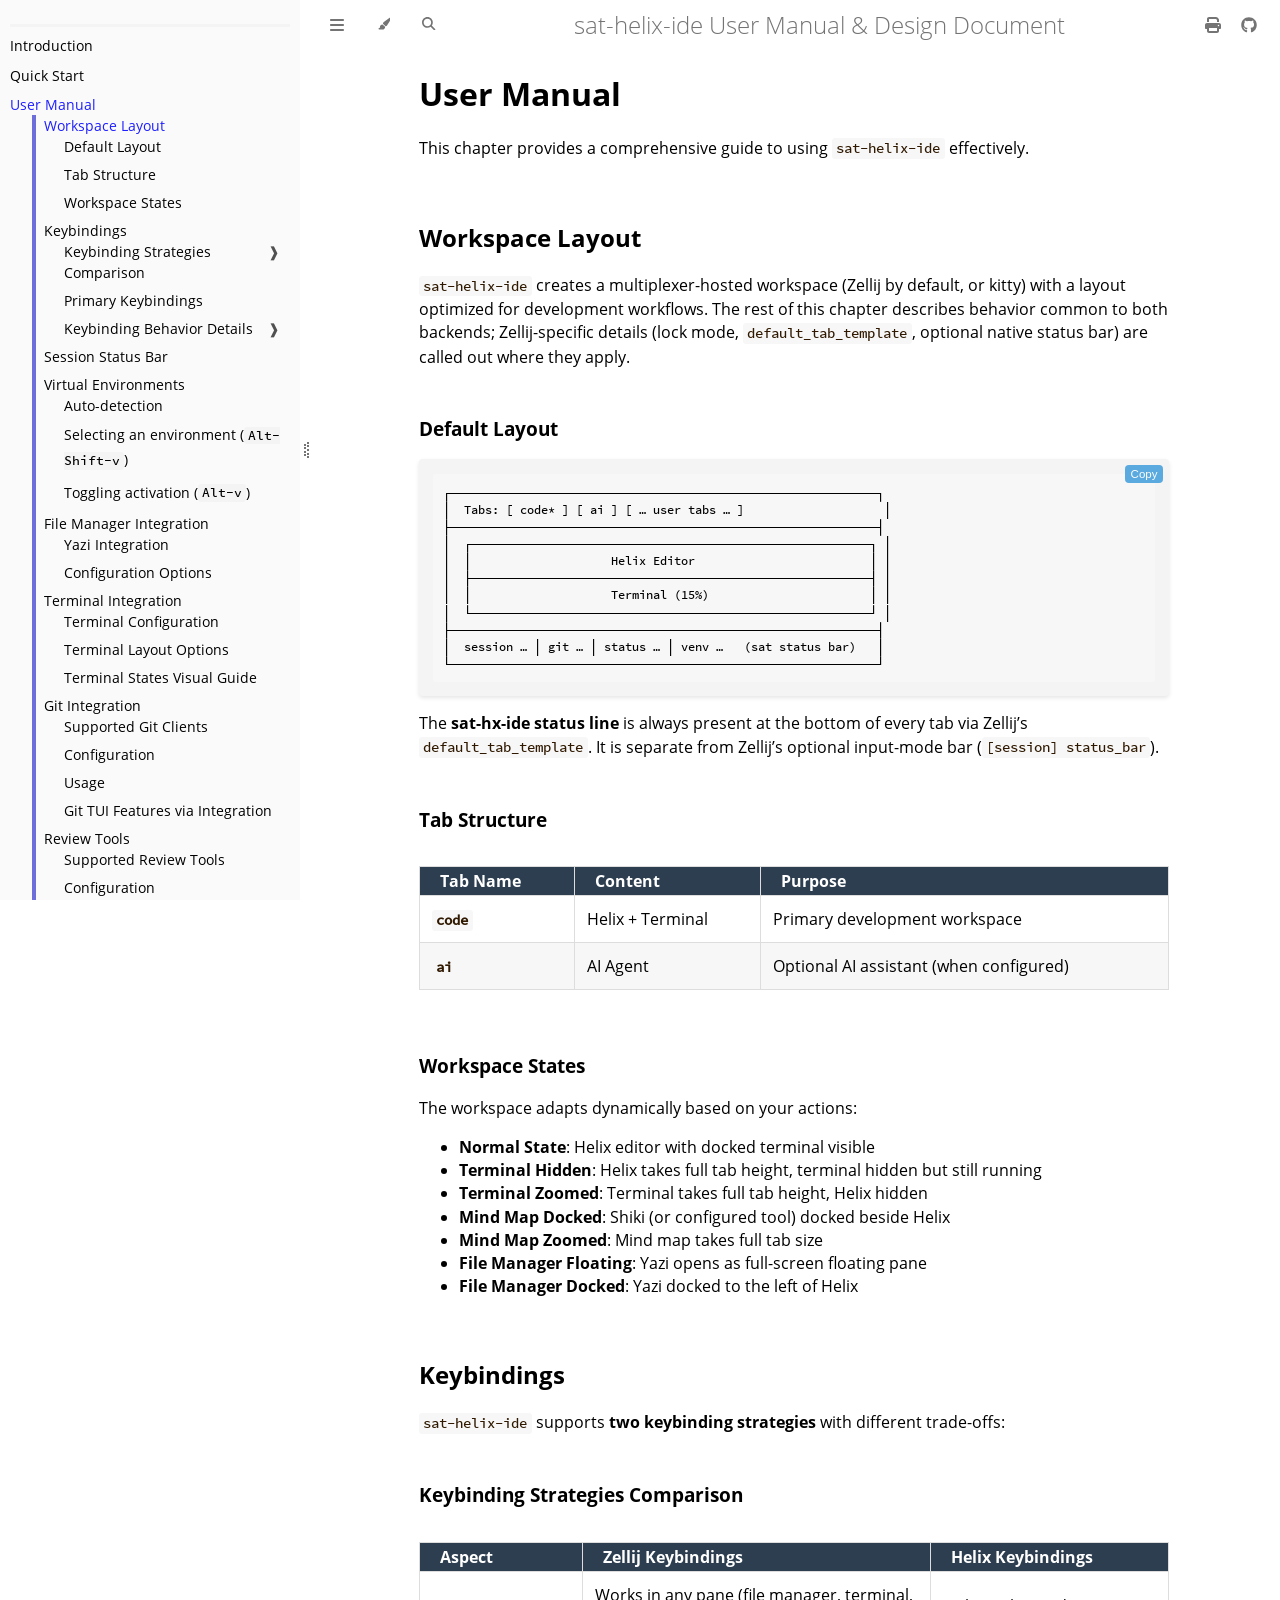
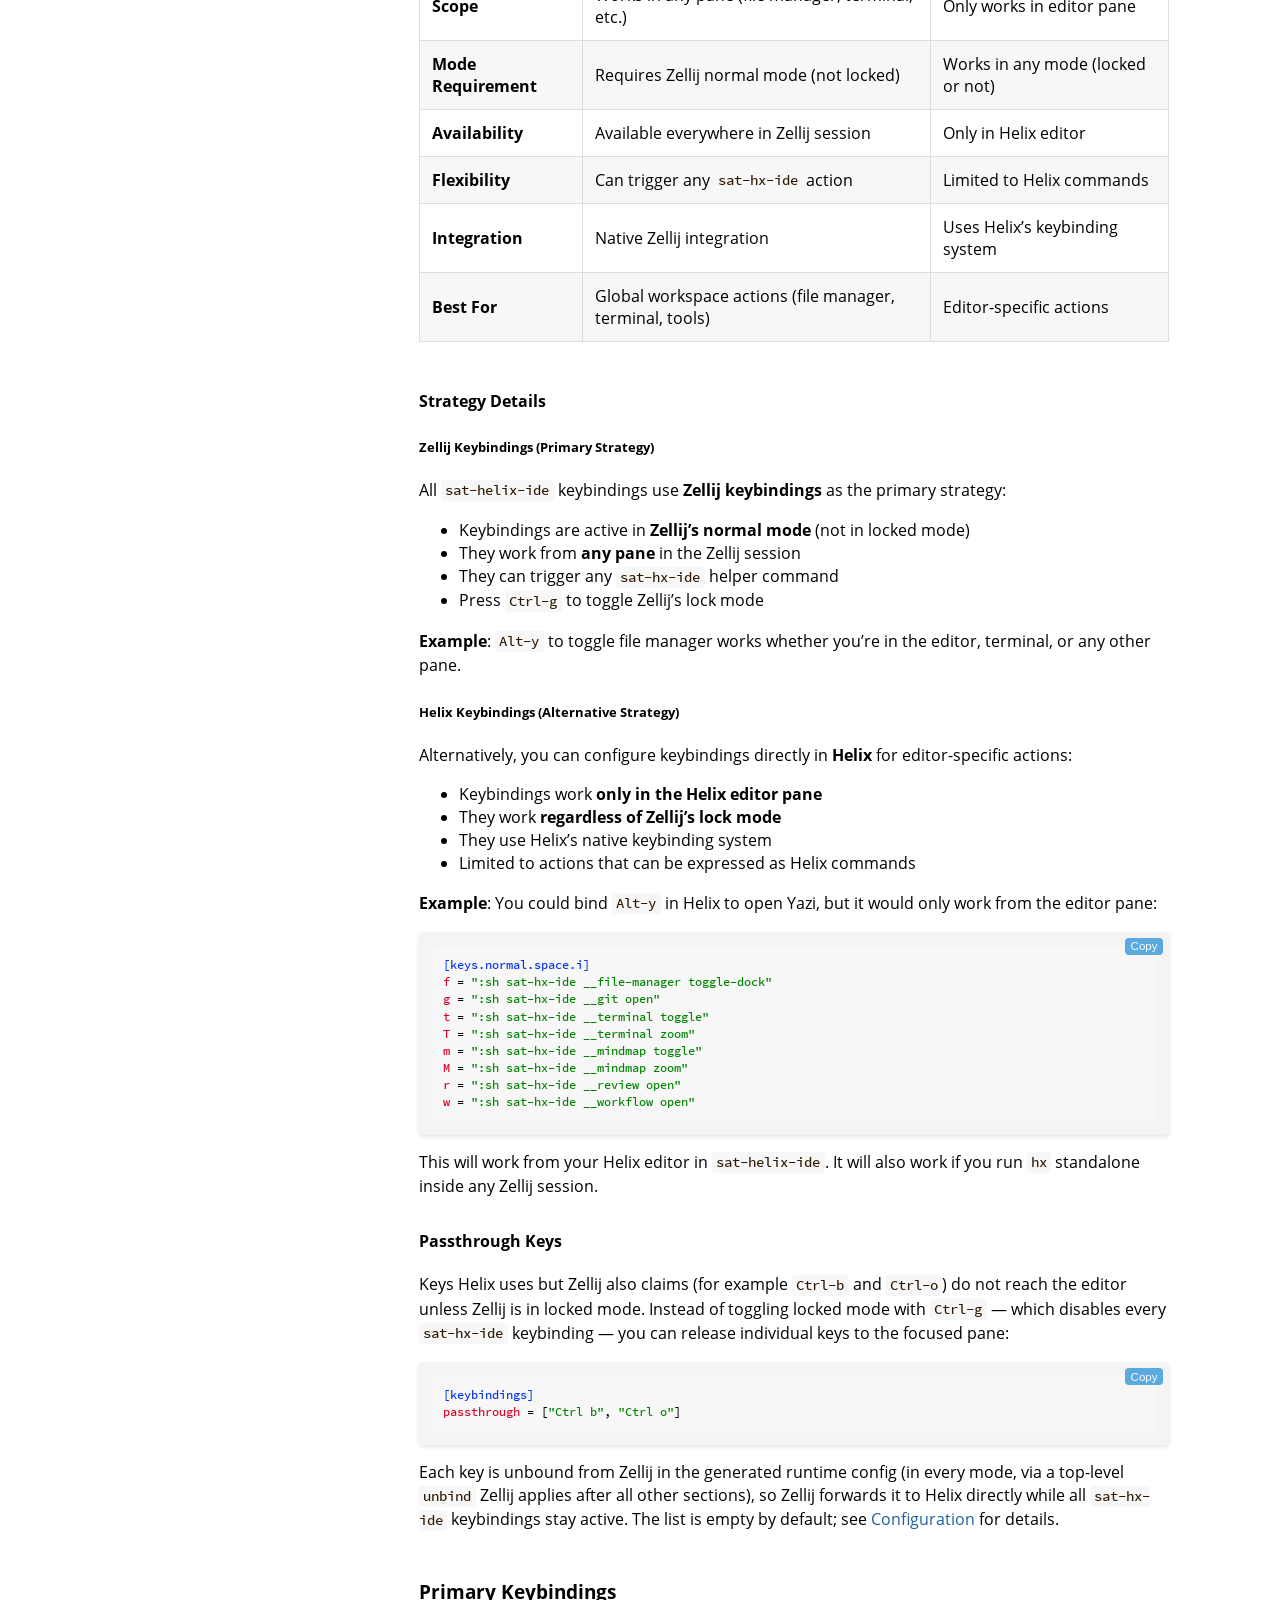
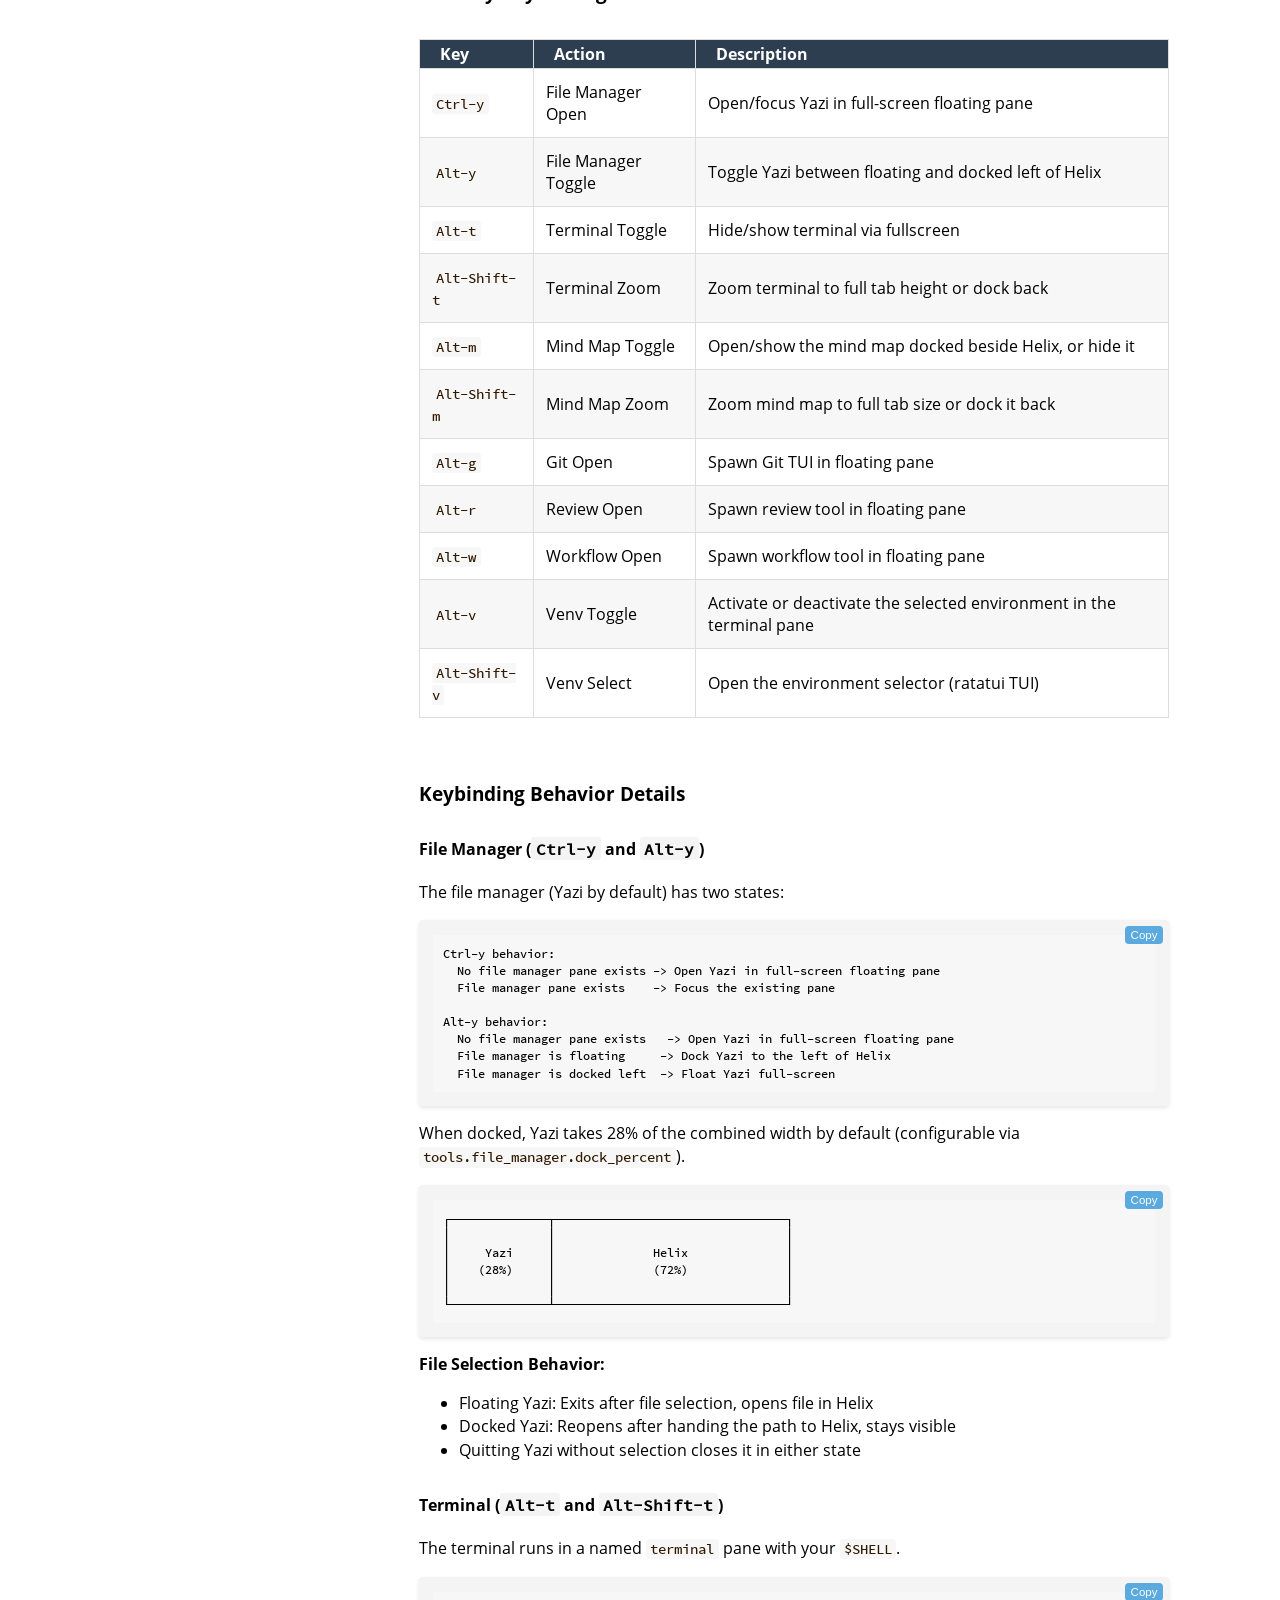
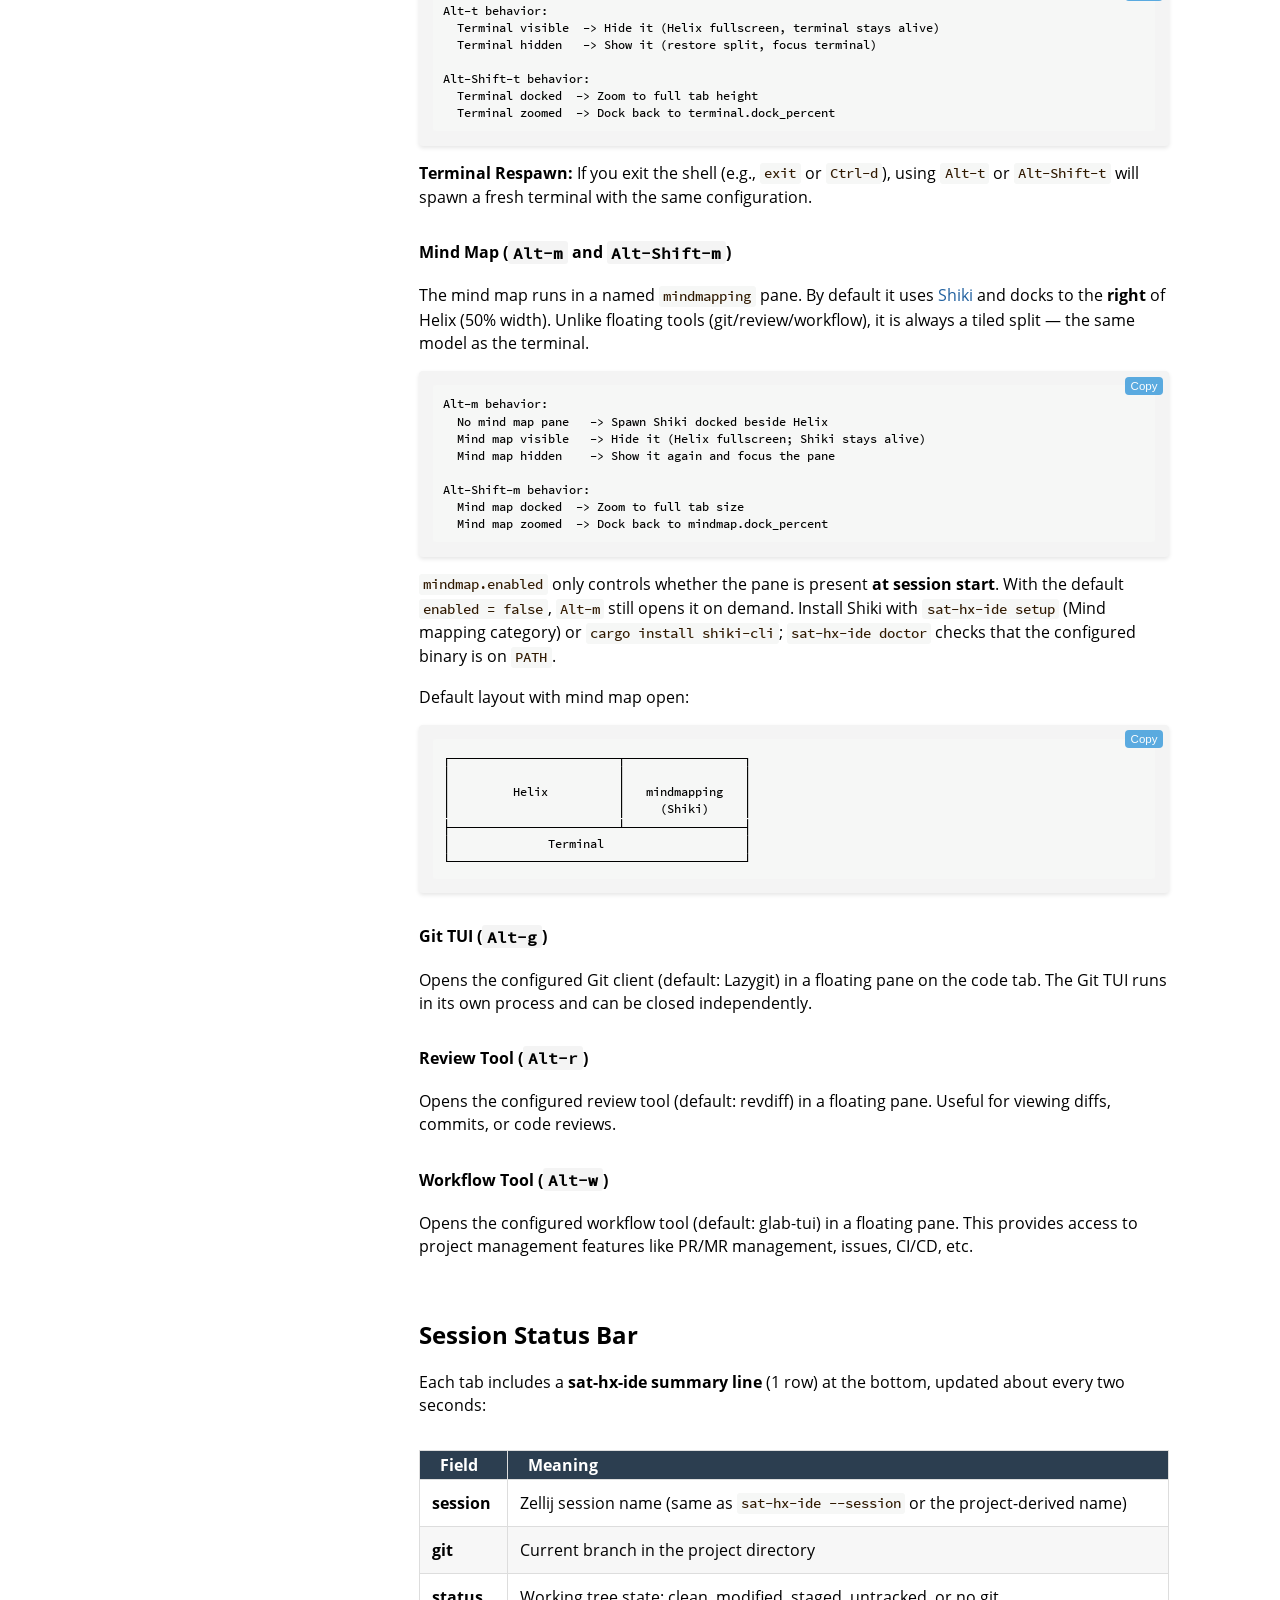
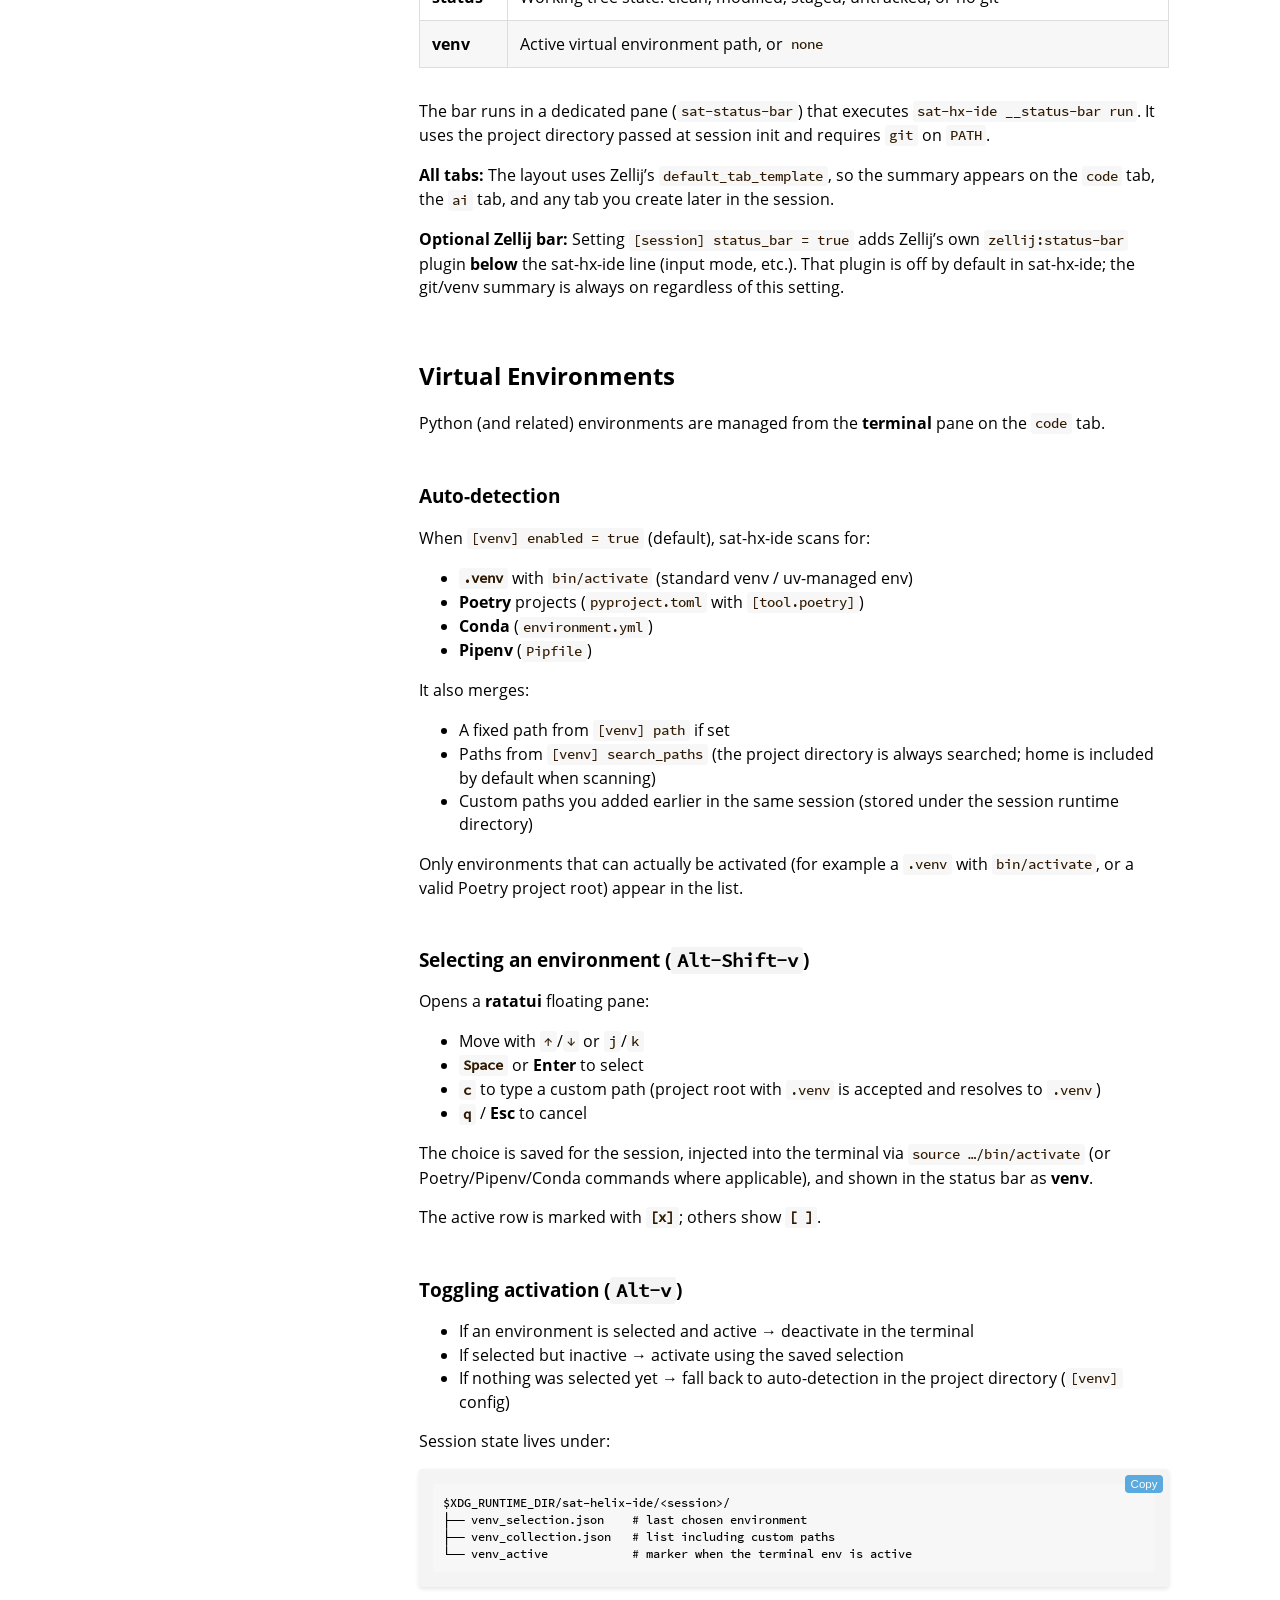
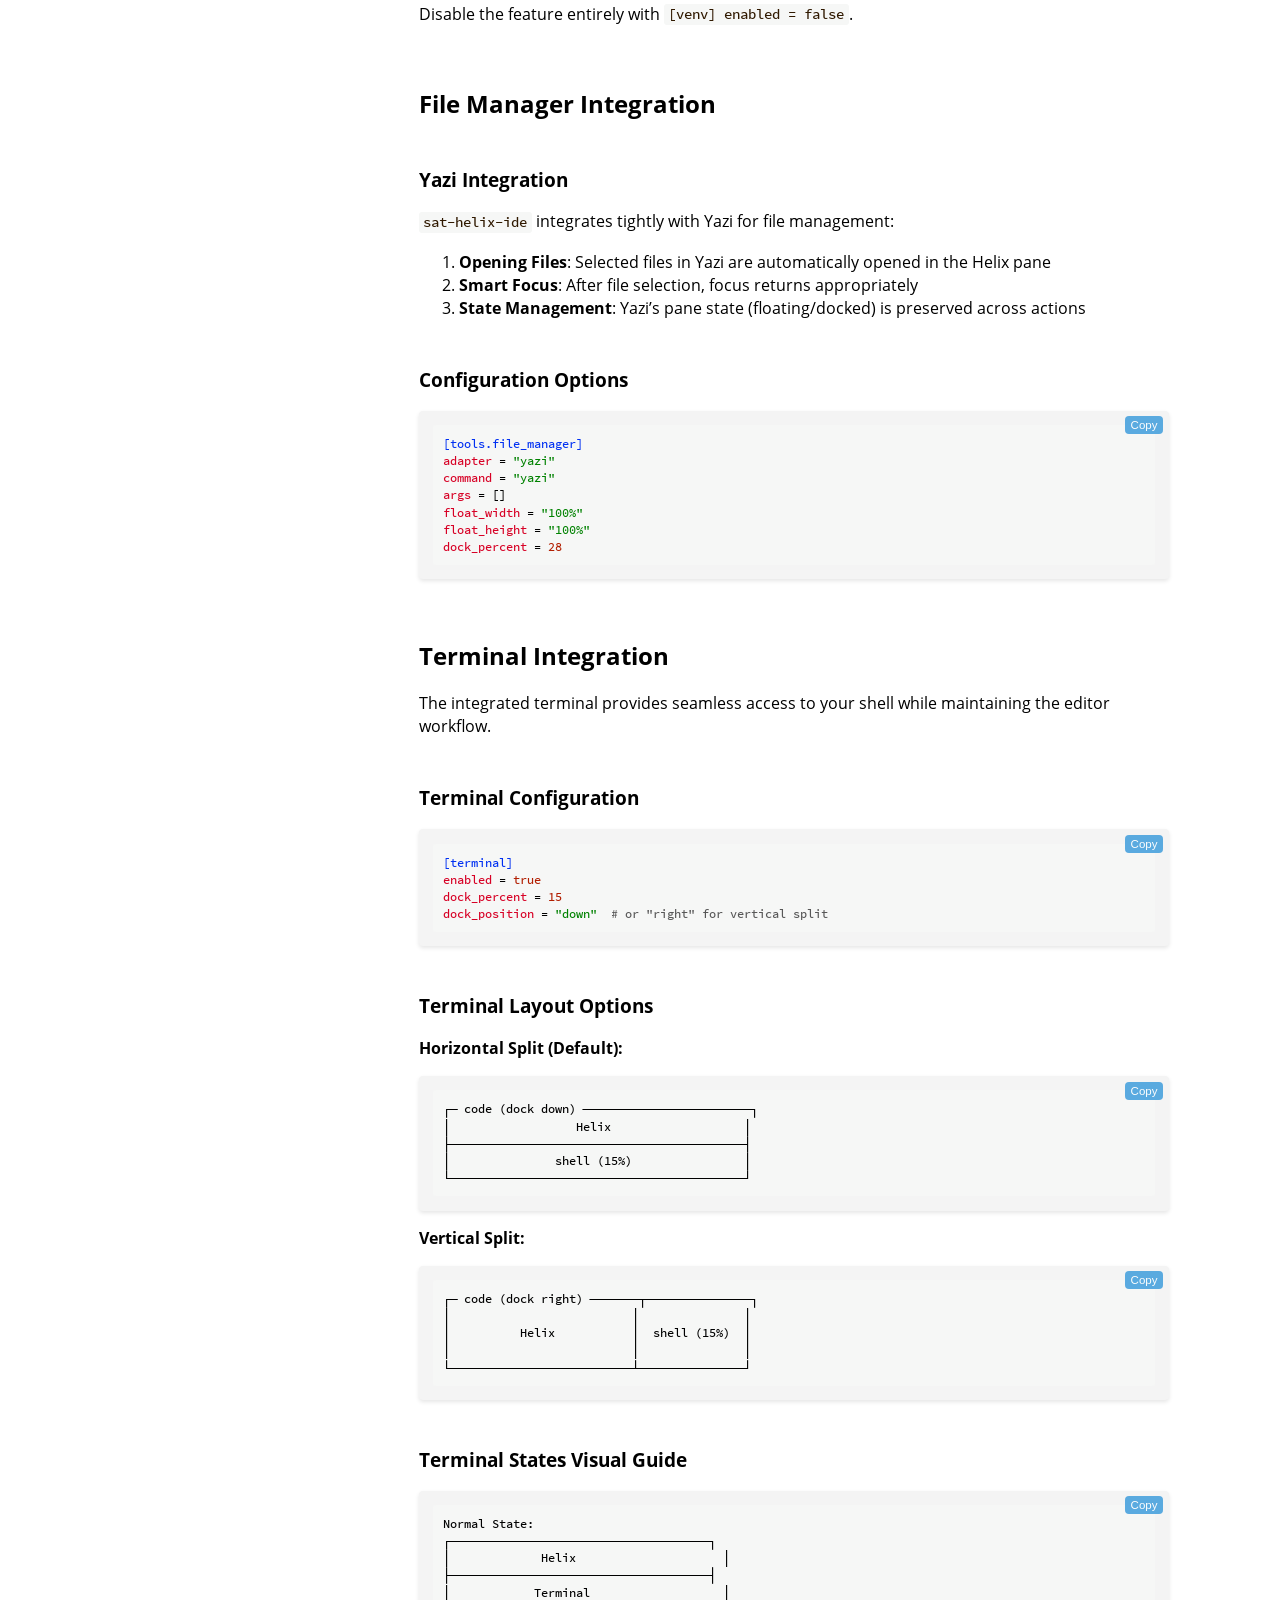
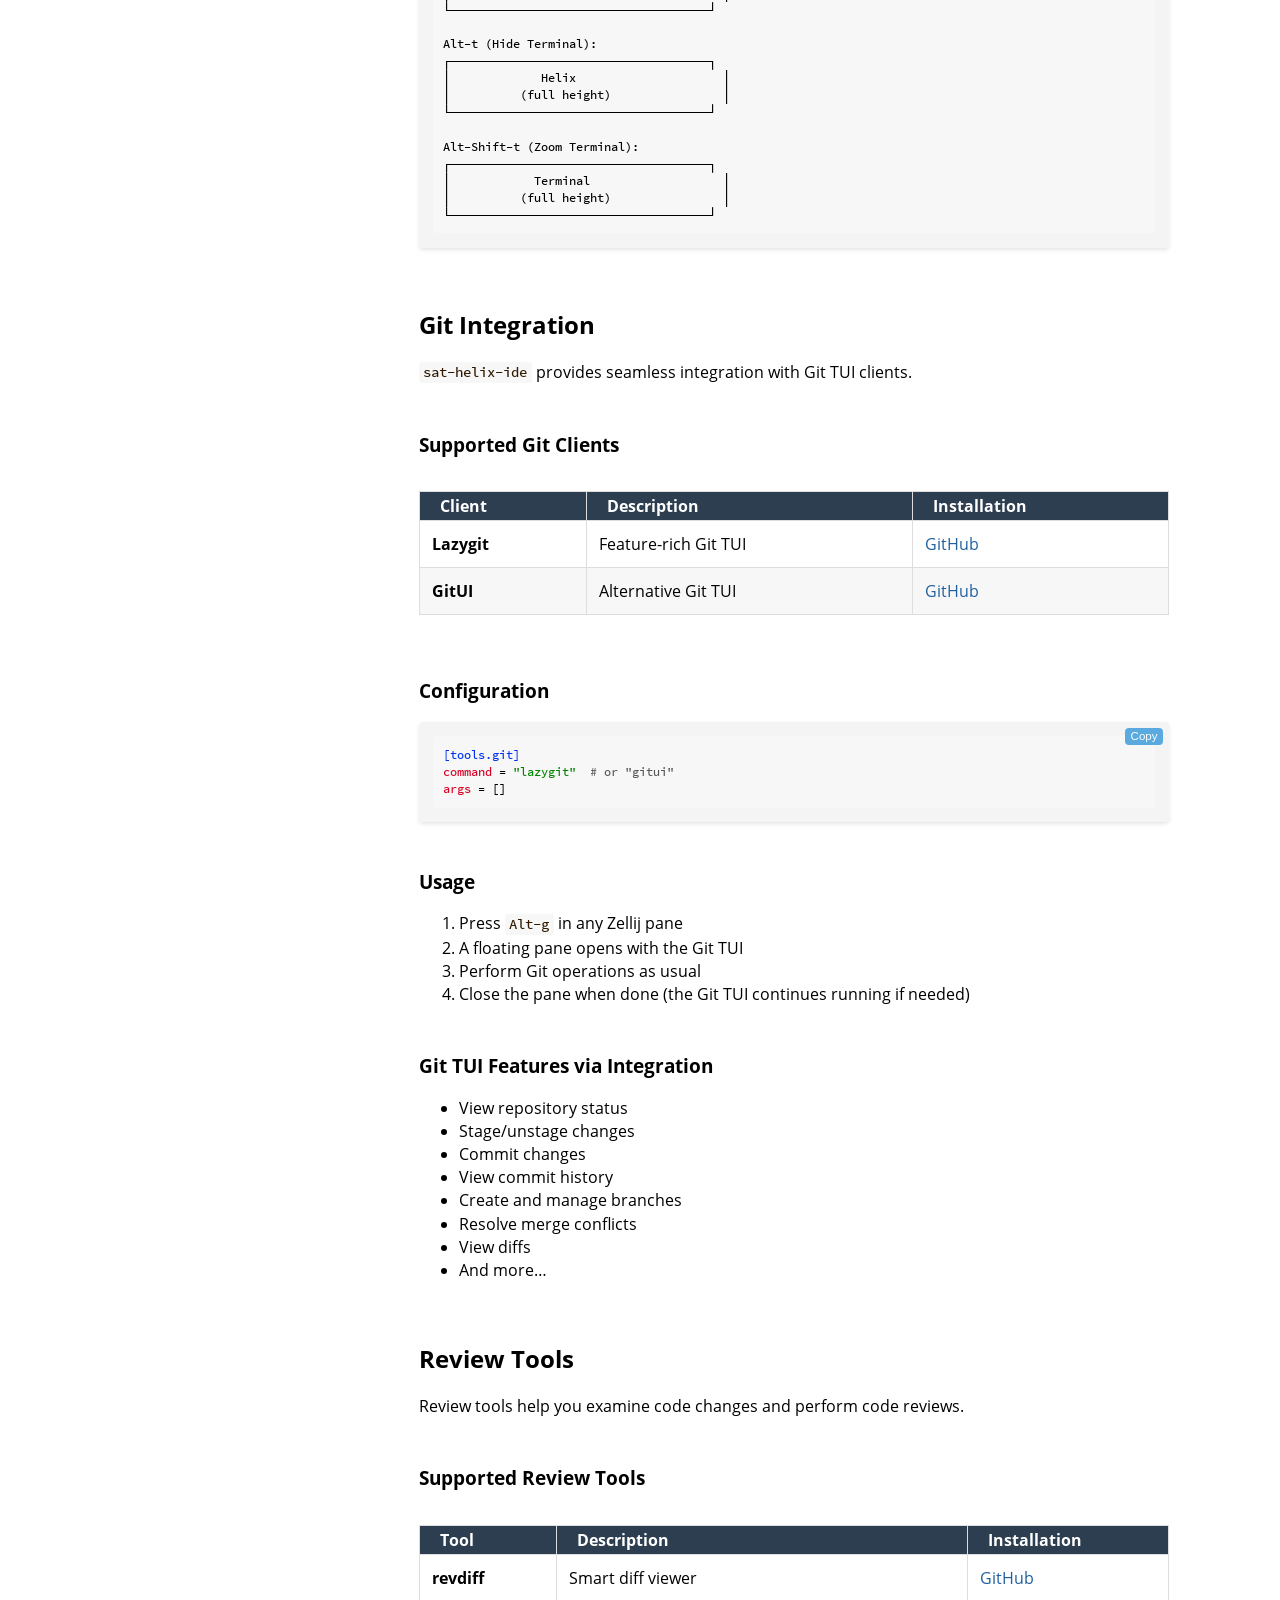
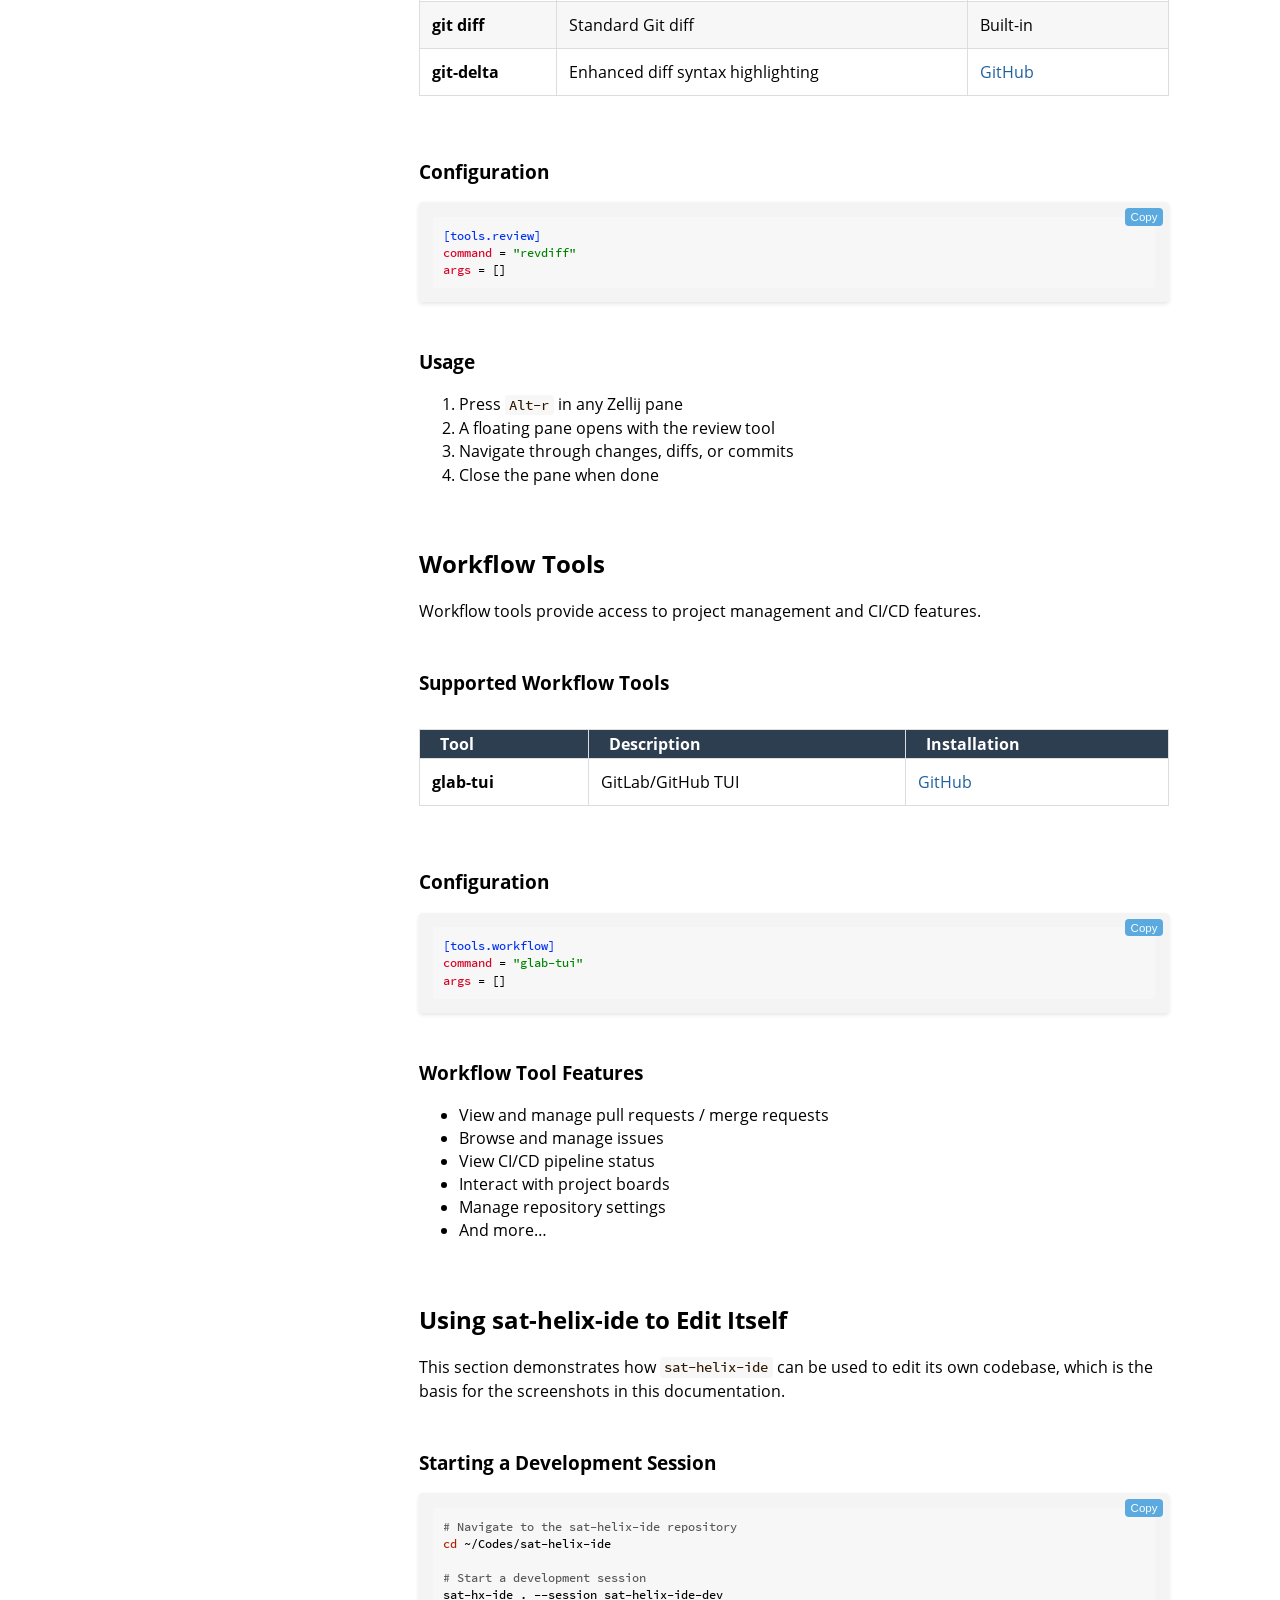
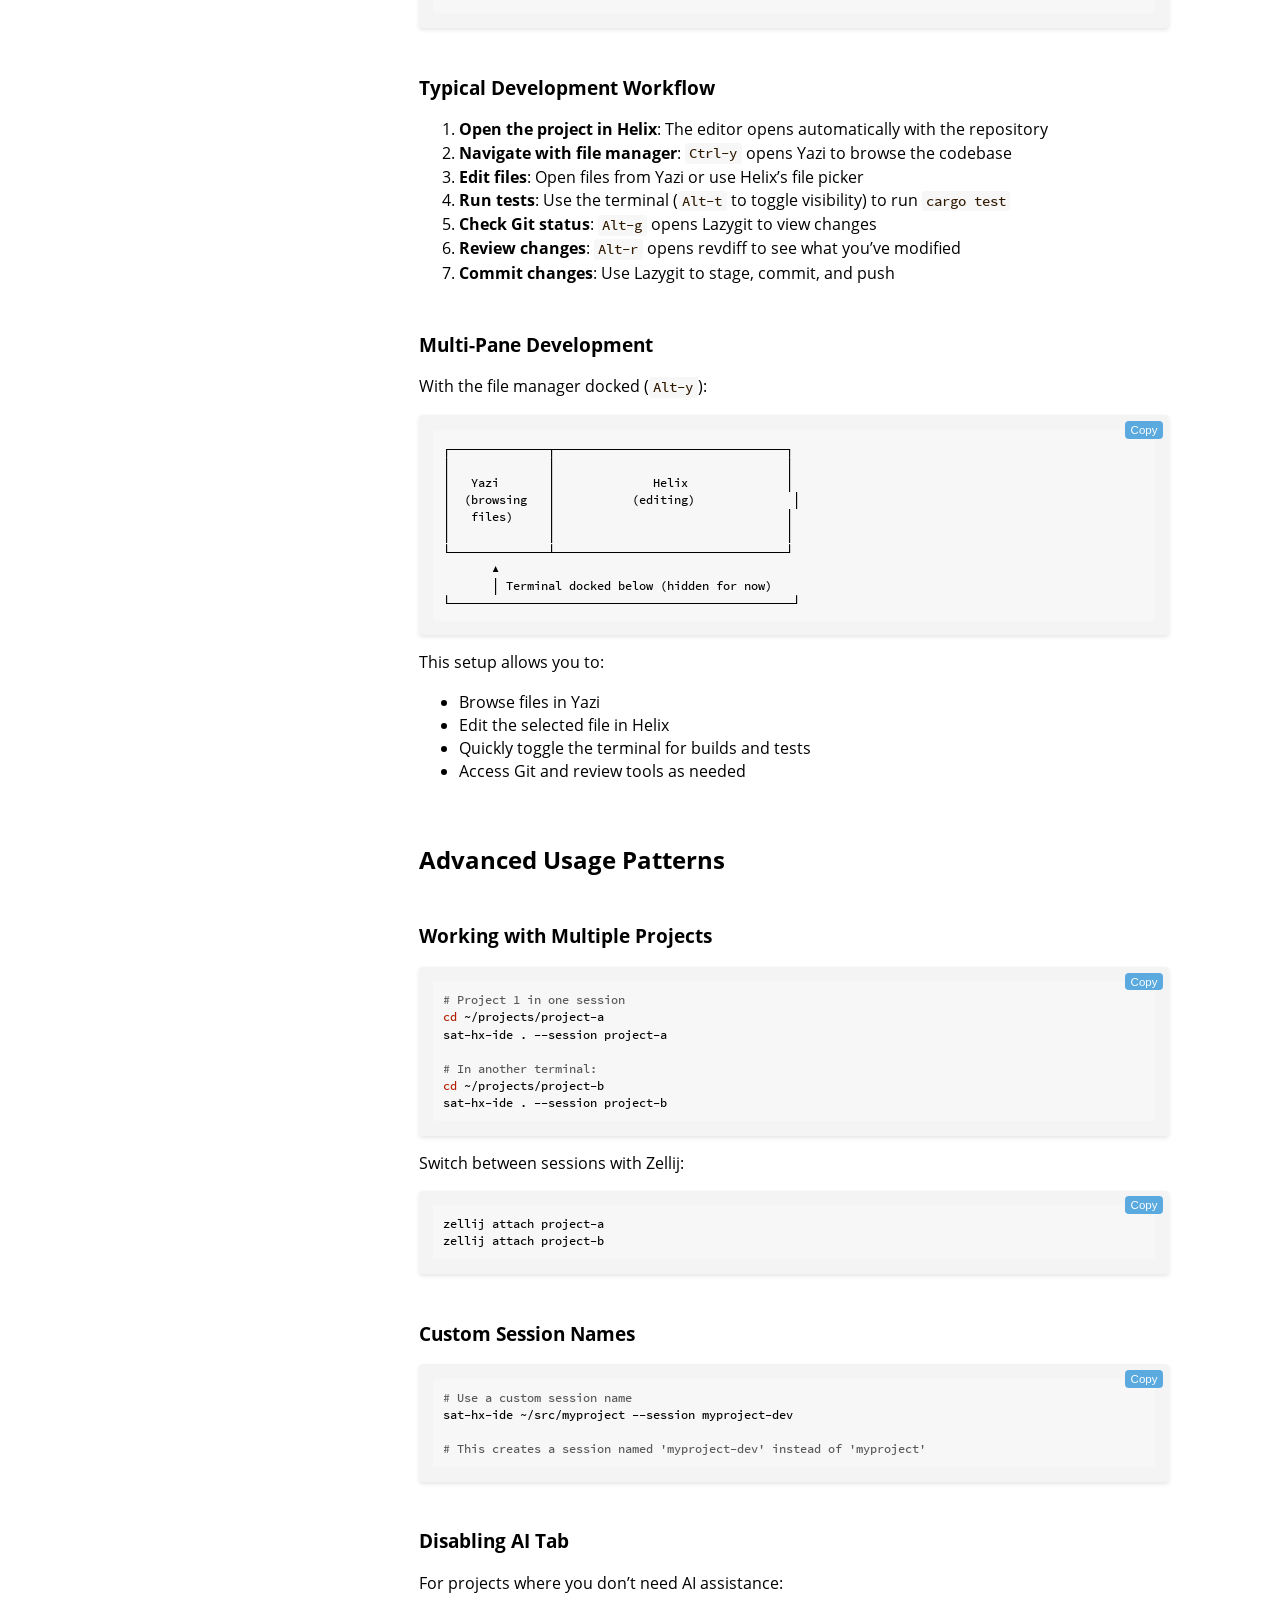
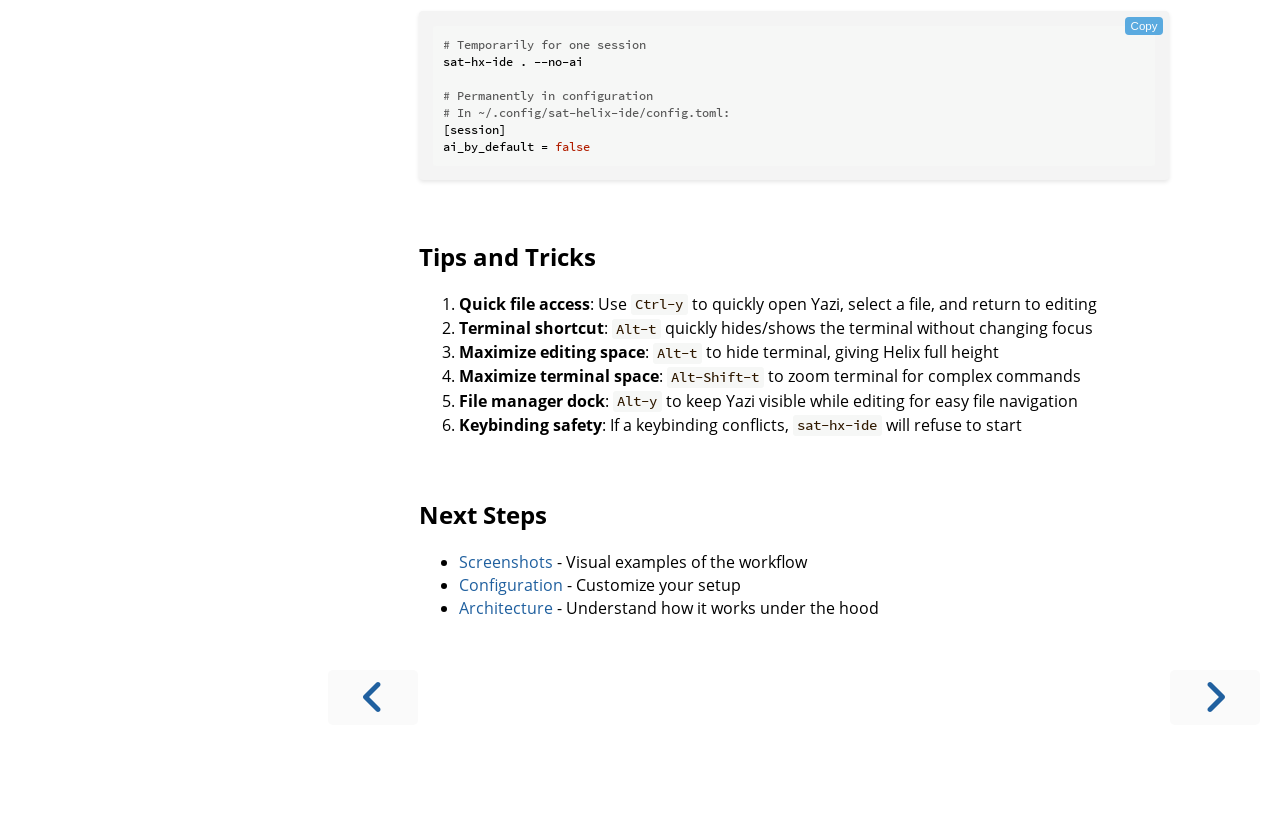
<file: user-manual.html>
<!DOCTYPE HTML>
<html lang="en" class="light sidebar-visible" dir="ltr">
    <head>
        <!-- Book generated using mdBook -->
        <meta charset="UTF-8">
        <title>User Manual - sat-helix-ide User Manual &amp; Design Document</title>


        <!-- Custom HTML head -->

        <meta name="description" content="">
        <meta name="viewport" content="width=device-width, initial-scale=1">
        <meta name="theme-color" content="#ffffff">

        <link rel="icon" href="favicon-de23e50b.svg">
        <link rel="shortcut icon" href="favicon-8114d1fc.png">
        <link rel="stylesheet" href="css/variables-8adf115d.css">
        <link rel="stylesheet" href="css/general-e96d0476.css">
        <link rel="stylesheet" href="css/chrome-d279d366.css">
        <link rel="stylesheet" href="css/print-9e4910d8.css" media="print">

        <!-- Fonts -->
        <link rel="stylesheet" href="fonts/fonts-9644e21d.css">

        <!-- Highlight.js Stylesheets -->
        <link rel="stylesheet" id="mdbook-highlight-css" href="highlight-493f70e1.css">
        <link rel="stylesheet" id="mdbook-tomorrow-night-css" href="tomorrow-night-4c0ae647.css">
        <link rel="stylesheet" id="mdbook-ayu-highlight-css" href="ayu-highlight-3fdfc3ac.css">

        <!-- Custom theme stylesheets -->
        <link rel="stylesheet" href="theme/custom-e8ea0b06.css">


        <!-- Provide site root and default themes to javascript -->
        <script>
            const path_to_root = "";
            const default_light_theme = "light";
            const default_dark_theme = "navy";
            window.path_to_searchindex_js = "searchindex-0db075b6.js";
        </script>
        <!-- Start loading toc.js asap -->
        <script src="toc-26df6826.js"></script>
    </head>
    <body>
    <div id="mdbook-help-container">
        <div id="mdbook-help-popup">
            <h2 class="mdbook-help-title">Keyboard shortcuts</h2>
            <div>
                <p>Press <kbd>←</kbd> or <kbd>→</kbd> to navigate between chapters</p>
                <p>Press <kbd>S</kbd> or <kbd>/</kbd> to search in the book</p>
                <p>Press <kbd>?</kbd> to show this help</p>
                <p>Press <kbd>Esc</kbd> to hide this help</p>
            </div>
        </div>
    </div>
    <div id="mdbook-body-container">
        <!-- Work around some values being stored in localStorage wrapped in quotes -->
        <script>
            try {
                let theme = localStorage.getItem('mdbook-theme');
                let sidebar = localStorage.getItem('mdbook-sidebar');

                if (theme.startsWith('"') && theme.endsWith('"')) {
                    localStorage.setItem('mdbook-theme', theme.slice(1, theme.length - 1));
                }

                if (sidebar.startsWith('"') && sidebar.endsWith('"')) {
                    localStorage.setItem('mdbook-sidebar', sidebar.slice(1, sidebar.length - 1));
                }
            } catch (e) { }
        </script>

        <!-- Set the theme before any content is loaded, prevents flash -->
        <script>
            const default_theme = window.matchMedia("(prefers-color-scheme: dark)").matches ? default_dark_theme : default_light_theme;
            let theme;
            try { theme = localStorage.getItem('mdbook-theme'); } catch(e) { }
            if (theme === null || theme === undefined) { theme = default_theme; }
            const html = document.documentElement;
            html.classList.remove('light')
            html.classList.add(theme);
            html.classList.add("js");
        </script>

        <input type="checkbox" id="mdbook-sidebar-toggle-anchor" class="hidden">

        <!-- Hide / unhide sidebar before it is displayed -->
        <script>
            let sidebar = null;
            const sidebar_toggle = document.getElementById("mdbook-sidebar-toggle-anchor");
            if (document.body.clientWidth >= 1080) {
                try { sidebar = localStorage.getItem('mdbook-sidebar'); } catch(e) { }
                sidebar = sidebar || 'visible';
            } else {
                sidebar = 'hidden';
                sidebar_toggle.checked = false;
            }
            if (sidebar === 'visible') {
                sidebar_toggle.checked = true;
            } else {
                html.classList.remove('sidebar-visible');
            }
        </script>

        <nav id="mdbook-sidebar" class="sidebar" aria-label="Table of contents">
            <!-- populated by js -->
            <mdbook-sidebar-scrollbox class="sidebar-scrollbox"></mdbook-sidebar-scrollbox>
            <noscript>
                <iframe class="sidebar-iframe-outer" src="toc.html"></iframe>
            </noscript>
            <div id="mdbook-sidebar-resize-handle" class="sidebar-resize-handle">
                <div class="sidebar-resize-indicator"></div>
            </div>
        </nav>

        <div id="mdbook-page-wrapper" class="page-wrapper">

            <div class="page">
                <div id="mdbook-menu-bar-hover-placeholder"></div>
                <div id="mdbook-menu-bar" class="menu-bar sticky">
                    <div class="left-buttons">
                        <label id="mdbook-sidebar-toggle" class="icon-button" for="mdbook-sidebar-toggle-anchor" title="Toggle Table of Contents" aria-label="Toggle Table of Contents" aria-controls="mdbook-sidebar">
                            <span class=fa-svg><svg xmlns="http://www.w3.org/2000/svg" viewBox="0 0 448 512"><!--! Font Awesome Free 6.2.0 by @fontawesome - https://fontawesome.com License - https://fontawesome.com/license/free (Icons: CC BY 4.0, Fonts: SIL OFL 1.1, Code: MIT License) Copyright 2022 Fonticons, Inc. --><path d="M0 96C0 78.3 14.3 64 32 64H416c17.7 0 32 14.3 32 32s-14.3 32-32 32H32C14.3 128 0 113.7 0 96zM0 256c0-17.7 14.3-32 32-32H416c17.7 0 32 14.3 32 32s-14.3 32-32 32H32c-17.7 0-32-14.3-32-32zM448 416c0 17.7-14.3 32-32 32H32c-17.7 0-32-14.3-32-32s14.3-32 32-32H416c17.7 0 32 14.3 32 32z"/></svg></span>
                        </label>
                        <button id="mdbook-theme-toggle" class="icon-button" type="button" title="Change theme" aria-label="Change theme" aria-haspopup="true" aria-expanded="false" aria-controls="mdbook-theme-list">
                            <span class=fa-svg><svg xmlns="http://www.w3.org/2000/svg" viewBox="0 0 576 512"><!--! Font Awesome Free 6.2.0 by @fontawesome - https://fontawesome.com License - https://fontawesome.com/license/free (Icons: CC BY 4.0, Fonts: SIL OFL 1.1, Code: MIT License) Copyright 2022 Fonticons, Inc. --><path d="M371.3 367.1c27.3-3.9 51.9-19.4 67.2-42.9L600.2 74.1c12.6-19.5 9.4-45.3-7.6-61.2S549.7-4.4 531.1 9.6L294.4 187.2c-24 18-38.2 46.1-38.4 76.1L371.3 367.1zm-19.6 25.4l-116-104.4C175.9 290.3 128 339.6 128 400c0 3.9 .2 7.8 .6 11.6c1.8 17.5-10.2 36.4-27.8 36.4H96c-17.7 0-32 14.3-32 32s14.3 32 32 32H240c61.9 0 112-50.1 112-112c0-2.5-.1-5-.2-7.5z"/></svg></span>
                        </button>
                        <ul id="mdbook-theme-list" class="theme-popup" aria-label="Themes" role="menu">
                            <li role="none"><button role="menuitem" class="theme" id="mdbook-theme-default_theme">Auto</button></li>
                            <li role="none"><button role="menuitem" class="theme" id="mdbook-theme-light">Light</button></li>
                            <li role="none"><button role="menuitem" class="theme" id="mdbook-theme-rust">Rust</button></li>
                            <li role="none"><button role="menuitem" class="theme" id="mdbook-theme-coal">Coal</button></li>
                            <li role="none"><button role="menuitem" class="theme" id="mdbook-theme-navy">Navy</button></li>
                            <li role="none"><button role="menuitem" class="theme" id="mdbook-theme-ayu">Ayu</button></li>
                        </ul>
                        <button id="mdbook-search-toggle" class="icon-button" type="button" title="Search (`/`)" aria-label="Toggle Searchbar" aria-expanded="false" aria-keyshortcuts="/ s" aria-controls="mdbook-searchbar">
                            <span class=fa-svg><svg xmlns="http://www.w3.org/2000/svg" viewBox="0 0 512 512"><!--! Font Awesome Free 6.2.0 by @fontawesome - https://fontawesome.com License - https://fontawesome.com/license/free (Icons: CC BY 4.0, Fonts: SIL OFL 1.1, Code: MIT License) Copyright 2022 Fonticons, Inc. --><path d="M416 208c0 45.9-14.9 88.3-40 122.7L502.6 457.4c12.5 12.5 12.5 32.8 0 45.3s-32.8 12.5-45.3 0L330.7 376c-34.4 25.2-76.8 40-122.7 40C93.1 416 0 322.9 0 208S93.1 0 208 0S416 93.1 416 208zM208 352c79.5 0 144-64.5 144-144s-64.5-144-144-144S64 128.5 64 208s64.5 144 144 144z"/></svg></span>
                        </button>
                    </div>

                    <h1 class="menu-title">sat-helix-ide User Manual &amp; Design Document</h1>

                    <div class="right-buttons">
                        <a href="print.html" title="Print this book" aria-label="Print this book">
                            <span class=fa-svg id="print-button"><svg xmlns="http://www.w3.org/2000/svg" viewBox="0 0 512 512"><!--! Font Awesome Free 6.2.0 by @fontawesome - https://fontawesome.com License - https://fontawesome.com/license/free (Icons: CC BY 4.0, Fonts: SIL OFL 1.1, Code: MIT License) Copyright 2022 Fonticons, Inc. --><path d="M128 0C92.7 0 64 28.7 64 64v96h64V64H354.7L384 93.3V160h64V93.3c0-17-6.7-33.3-18.7-45.3L400 18.7C388 6.7 371.7 0 354.7 0H128zM384 352v32 64H128V384 368 352H384zm64 32h32c17.7 0 32-14.3 32-32V256c0-35.3-28.7-64-64-64H64c-35.3 0-64 28.7-64 64v96c0 17.7 14.3 32 32 32H64v64c0 35.3 28.7 64 64 64H384c35.3 0 64-28.7 64-64V384zm-16-88c-13.3 0-24-10.7-24-24s10.7-24 24-24s24 10.7 24 24s-10.7 24-24 24z"/></svg></span>
                        </a>
                        <a href="https://github.com/vlevasseur073/sat-helix-ide" title="Git repository" aria-label="Git repository">
                            <span class=fa-svg><svg xmlns="http://www.w3.org/2000/svg" viewBox="0 0 496 512"><!--! Font Awesome Free 6.2.0 by @fontawesome - https://fontawesome.com License - https://fontawesome.com/license/free (Icons: CC BY 4.0, Fonts: SIL OFL 1.1, Code: MIT License) Copyright 2022 Fonticons, Inc. --><path d="M165.9 397.4c0 2-2.3 3.6-5.2 3.6-3.3.3-5.6-1.3-5.6-3.6 0-2 2.3-3.6 5.2-3.6 3-.3 5.6 1.3 5.6 3.6zm-31.1-4.5c-.7 2 1.3 4.3 4.3 4.9 2.6 1 5.6 0 6.2-2s-1.3-4.3-4.3-5.2c-2.6-.7-5.5.3-6.2 2.3zm44.2-1.7c-2.9.7-4.9 2.6-4.6 4.9.3 2 2.9 3.3 5.9 2.6 2.9-.7 4.9-2.6 4.6-4.6-.3-1.9-3-3.2-5.9-2.9zM244.8 8C106.1 8 0 113.3 0 252c0 110.9 69.8 205.8 169.5 239.2 12.8 2.3 17.3-5.6 17.3-12.1 0-6.2-.3-40.4-.3-61.4 0 0-70 15-84.7-29.8 0 0-11.4-29.1-27.8-36.6 0 0-22.9-15.7 1.6-15.4 0 0 24.9 2 38.6 25.8 21.9 38.6 58.6 27.5 72.9 20.9 2.3-16 8.8-27.1 16-33.7-55.9-6.2-112.3-14.3-112.3-110.5 0-27.5 7.6-41.3 23.6-58.9-2.6-6.5-11.1-33.3 2.6-67.9 20.9-6.5 69 27 69 27 20-5.6 41.5-8.5 62.8-8.5s42.8 2.9 62.8 8.5c0 0 48.1-33.6 69-27 13.7 34.7 5.2 61.4 2.6 67.9 16 17.7 25.8 31.5 25.8 58.9 0 96.5-58.9 104.2-114.8 110.5 9.2 7.9 17 22.9 17 46.4 0 33.7-.3 75.4-.3 83.6 0 6.5 4.6 14.4 17.3 12.1C428.2 457.8 496 362.9 496 252 496 113.3 383.5 8 244.8 8zM97.2 352.9c-1.3 1-1 3.3.7 5.2 1.6 1.6 3.9 2.3 5.2 1 1.3-1 1-3.3-.7-5.2-1.6-1.6-3.9-2.3-5.2-1zm-10.8-8.1c-.7 1.3.3 2.9 2.3 3.9 1.6 1 3.6.7 4.3-.7.7-1.3-.3-2.9-2.3-3.9-2-.6-3.6-.3-4.3.7zm32.4 35.6c-1.6 1.3-1 4.3 1.3 6.2 2.3 2.3 5.2 2.6 6.5 1 1.3-1.3.7-4.3-1.3-6.2-2.2-2.3-5.2-2.6-6.5-1zm-11.4-14.7c-1.6 1-1.6 3.6 0 5.9 1.6 2.3 4.3 3.3 5.6 2.3 1.6-1.3 1.6-3.9 0-6.2-1.4-2.3-4-3.3-5.6-2z"/></svg></span>
                        </a>

                    </div>
                </div>

                <div id="mdbook-search-wrapper" class="hidden">
                    <form id="mdbook-searchbar-outer" class="searchbar-outer">
                        <div class="search-wrapper">
                            <input type="search" id="mdbook-searchbar" name="searchbar" placeholder="Search this book ..." aria-controls="mdbook-searchresults-outer" aria-describedby="searchresults-header">
                            <div class="spinner-wrapper">
                                <span class=fa-svg id="fa-spin"><svg xmlns="http://www.w3.org/2000/svg" viewBox="0 0 512 512"><!--! Font Awesome Free 6.2.0 by @fontawesome - https://fontawesome.com License - https://fontawesome.com/license/free (Icons: CC BY 4.0, Fonts: SIL OFL 1.1, Code: MIT License) Copyright 2022 Fonticons, Inc. --><path d="M304 48c0-26.5-21.5-48-48-48s-48 21.5-48 48s21.5 48 48 48s48-21.5 48-48zm0 416c0-26.5-21.5-48-48-48s-48 21.5-48 48s21.5 48 48 48s48-21.5 48-48zM48 304c26.5 0 48-21.5 48-48s-21.5-48-48-48s-48 21.5-48 48s21.5 48 48 48zm464-48c0-26.5-21.5-48-48-48s-48 21.5-48 48s21.5 48 48 48s48-21.5 48-48zM142.9 437c18.7-18.7 18.7-49.1 0-67.9s-49.1-18.7-67.9 0s-18.7 49.1 0 67.9s49.1 18.7 67.9 0zm0-294.2c18.7-18.7 18.7-49.1 0-67.9S93.7 56.2 75 75s-18.7 49.1 0 67.9s49.1 18.7 67.9 0zM369.1 437c18.7 18.7 49.1 18.7 67.9 0s18.7-49.1 0-67.9s-49.1-18.7-67.9 0s-18.7 49.1 0 67.9z"/></svg></span>
                            </div>
                        </div>
                    </form>
                    <div id="mdbook-searchresults-outer" class="searchresults-outer hidden">
                        <div id="mdbook-searchresults-header" class="searchresults-header"></div>
                        <ul id="mdbook-searchresults">
                        </ul>
                    </div>
                </div>

                <!-- Apply ARIA attributes after the sidebar and the sidebar toggle button are added to the DOM -->
                <script>
                    document.getElementById('mdbook-sidebar-toggle').setAttribute('aria-expanded', sidebar === 'visible');
                    document.getElementById('mdbook-sidebar').setAttribute('aria-hidden', sidebar !== 'visible');
                    Array.from(document.querySelectorAll('#mdbook-sidebar a')).forEach(function(link) {
                        link.setAttribute('tabIndex', sidebar === 'visible' ? 0 : -1);
                    });
                </script>

                <div id="mdbook-content" class="content">
                    <main>
                        <h1 id="user-manual"><a class="header" href="#user-manual">User Manual</a></h1>
<p>This chapter provides a comprehensive guide to using <code>sat-helix-ide</code> effectively.</p>
<h2 id="workspace-layout"><a class="header" href="#workspace-layout">Workspace Layout</a></h2>
<p><code>sat-helix-ide</code> creates a multiplexer-hosted workspace (Zellij by default, or kitty) with a layout optimized for development workflows. The rest of this chapter describes behavior common to both backends; Zellij-specific details (lock mode, <code>default_tab_template</code>, optional native status bar) are called out where they apply.</p>
<h3 id="default-layout"><a class="header" href="#default-layout">Default Layout</a></h3>
<pre><code class="language-text">┌─────────────────────────────────────────────────────────────┐
│  Tabs: [ code* ] [ ai ] [ … user tabs … ]                    │
├─────────────────────────────────────────────────────────────┤
│  ┌─────────────────────────────────────────────────────────┐ │
│  │                    Helix Editor                         │ │
│  ├─────────────────────────────────────────────────────────┤ │
│  │                    Terminal (15%)                       │ │
│  └─────────────────────────────────────────────────────────┘ │
├─────────────────────────────────────────────────────────────┤
│  session … │ git … │ status … │ venv …   (sat status bar)   │
└─────────────────────────────────────────────────────────────┘
</code></pre>
<p>The <strong>sat-hx-ide status line</strong> is always present at the bottom of every tab via Zellij’s <code>default_tab_template</code>. It is separate from Zellij’s optional input-mode bar (<code>[session] status_bar</code>).</p>
<h3 id="tab-structure"><a class="header" href="#tab-structure">Tab Structure</a></h3>
<div class="table-wrapper">
<table>
<thead>
<tr><th>Tab Name</th><th>Content</th><th>Purpose</th></tr>
</thead>
<tbody>
<tr><td><strong><code>code</code></strong></td><td>Helix + Terminal</td><td>Primary development workspace</td></tr>
<tr><td><strong><code>ai</code></strong></td><td>AI Agent</td><td>Optional AI assistant (when configured)</td></tr>
</tbody>
</table>
</div>
<h3 id="workspace-states"><a class="header" href="#workspace-states">Workspace States</a></h3>
<p>The workspace adapts dynamically based on your actions:</p>
<ul>
<li><strong>Normal State</strong>: Helix editor with docked terminal visible</li>
<li><strong>Terminal Hidden</strong>: Helix takes full tab height, terminal hidden but still running</li>
<li><strong>Terminal Zoomed</strong>: Terminal takes full tab height, Helix hidden</li>
<li><strong>Mind Map Docked</strong>: Shiki (or configured tool) docked beside Helix</li>
<li><strong>Mind Map Zoomed</strong>: Mind map takes full tab size</li>
<li><strong>File Manager Floating</strong>: Yazi opens as full-screen floating pane</li>
<li><strong>File Manager Docked</strong>: Yazi docked to the left of Helix</li>
</ul>
<h2 id="keybindings"><a class="header" href="#keybindings">Keybindings</a></h2>
<p><code>sat-helix-ide</code> supports <strong>two keybinding strategies</strong> with different trade-offs:</p>
<h3 id="keybinding-strategies-comparison"><a class="header" href="#keybinding-strategies-comparison">Keybinding Strategies Comparison</a></h3>
<div class="table-wrapper">
<table>
<thead>
<tr><th>Aspect</th><th>Zellij Keybindings</th><th>Helix Keybindings</th></tr>
</thead>
<tbody>
<tr><td><strong>Scope</strong></td><td>Works in any pane (file manager, terminal, etc.)</td><td>Only works in editor pane</td></tr>
<tr><td><strong>Mode Requirement</strong></td><td>Requires Zellij normal mode (not locked)</td><td>Works in any mode (locked or not)</td></tr>
<tr><td><strong>Availability</strong></td><td>Available everywhere in Zellij session</td><td>Only in Helix editor</td></tr>
<tr><td><strong>Flexibility</strong></td><td>Can trigger any <code>sat-hx-ide</code> action</td><td>Limited to Helix commands</td></tr>
<tr><td><strong>Integration</strong></td><td>Native Zellij integration</td><td>Uses Helix’s keybinding system</td></tr>
<tr><td><strong>Best For</strong></td><td>Global workspace actions (file manager, terminal, tools)</td><td>Editor-specific actions</td></tr>
</tbody>
</table>
</div>
<h4 id="strategy-details"><a class="header" href="#strategy-details">Strategy Details</a></h4>
<h5 id="zellij-keybindings-primary-strategy"><a class="header" href="#zellij-keybindings-primary-strategy">Zellij Keybindings (Primary Strategy)</a></h5>
<p>All <code>sat-helix-ide</code> keybindings use <strong>Zellij keybindings</strong> as the primary strategy:</p>
<ul>
<li>Keybindings are active in <strong>Zellij’s normal mode</strong> (not in locked mode)</li>
<li>They work from <strong>any pane</strong> in the Zellij session</li>
<li>They can trigger any <code>sat-hx-ide</code> helper command</li>
<li>Press <code>Ctrl-g</code> to toggle Zellij’s lock mode</li>
</ul>
<p><strong>Example</strong>: <code>Alt-y</code> to toggle file manager works whether you’re in the editor, terminal, or any other pane.</p>
<h5 id="helix-keybindings-alternative-strategy"><a class="header" href="#helix-keybindings-alternative-strategy">Helix Keybindings (Alternative Strategy)</a></h5>
<p>Alternatively, you can configure keybindings directly in <strong>Helix</strong> for editor-specific actions:</p>
<ul>
<li>Keybindings work <strong>only in the Helix editor pane</strong></li>
<li>They work <strong>regardless of Zellij’s lock mode</strong></li>
<li>They use Helix’s native keybinding system</li>
<li>Limited to actions that can be expressed as Helix commands</li>
</ul>
<p><strong>Example</strong>: You could bind <code>Alt-y</code> in Helix to open Yazi, but it would only work from the editor pane:</p>
<pre><code class="language-toml">[keys.normal.space.i]
f = ":sh sat-hx-ide __file-manager toggle-dock"
g = ":sh sat-hx-ide __git open"
t = ":sh sat-hx-ide __terminal toggle"
T = ":sh sat-hx-ide __terminal zoom"
m = ":sh sat-hx-ide __mindmap toggle"
M = ":sh sat-hx-ide __mindmap zoom"
r = ":sh sat-hx-ide __review open"
w = ":sh sat-hx-ide __workflow open"
</code></pre>
<p>This will work from your Helix editor in <code>sat-helix-ide</code>. It will also work if you run <code>hx</code> standalone inside any Zellij session.</p>
<h4 id="passthrough-keys"><a class="header" href="#passthrough-keys">Passthrough Keys</a></h4>
<p>Keys Helix uses but Zellij also claims (for example <code>Ctrl-b</code> and <code>Ctrl-o</code>) do
not reach the editor unless Zellij is in locked mode. Instead of toggling
locked mode with <code>Ctrl-g</code> — which disables every <code>sat-hx-ide</code> keybinding —
you can release individual keys to the focused pane:</p>
<pre><code class="language-toml">[keybindings]
passthrough = ["Ctrl b", "Ctrl o"]
</code></pre>
<p>Each key is unbound from Zellij in the generated runtime config (in every
mode, via a top-level <code>unbind</code> Zellij applies after all other sections), so
Zellij forwards it to Helix directly while all <code>sat-hx-ide</code> keybindings stay
active. The list is empty by default; see
<a href="./configuration.html#passthrough-keys">Configuration</a> for details.</p>
<h3 id="primary-keybindings"><a class="header" href="#primary-keybindings">Primary Keybindings</a></h3>
<div class="table-wrapper">
<table>
<thead>
<tr><th>Key</th><th>Action</th><th>Description</th></tr>
</thead>
<tbody>
<tr><td><code>Ctrl-y</code></td><td>File Manager Open</td><td>Open/focus Yazi in full-screen floating pane</td></tr>
<tr><td><code>Alt-y</code></td><td>File Manager Toggle</td><td>Toggle Yazi between floating and docked left of Helix</td></tr>
<tr><td><code>Alt-t</code></td><td>Terminal Toggle</td><td>Hide/show terminal via fullscreen</td></tr>
<tr><td><code>Alt-Shift-t</code></td><td>Terminal Zoom</td><td>Zoom terminal to full tab height or dock back</td></tr>
<tr><td><code>Alt-m</code></td><td>Mind Map Toggle</td><td>Open/show the mind map docked beside Helix, or hide it</td></tr>
<tr><td><code>Alt-Shift-m</code></td><td>Mind Map Zoom</td><td>Zoom mind map to full tab size or dock it back</td></tr>
<tr><td><code>Alt-g</code></td><td>Git Open</td><td>Spawn Git TUI in floating pane</td></tr>
<tr><td><code>Alt-r</code></td><td>Review Open</td><td>Spawn review tool in floating pane</td></tr>
<tr><td><code>Alt-w</code></td><td>Workflow Open</td><td>Spawn workflow tool in floating pane</td></tr>
<tr><td><code>Alt-v</code></td><td>Venv Toggle</td><td>Activate or deactivate the selected environment in the terminal pane</td></tr>
<tr><td><code>Alt-Shift-v</code></td><td>Venv Select</td><td>Open the environment selector (ratatui TUI)</td></tr>
</tbody>
</table>
</div>
<h3 id="keybinding-behavior-details"><a class="header" href="#keybinding-behavior-details">Keybinding Behavior Details</a></h3>
<h4 id="file-manager-ctrl-y-and-alt-y"><a class="header" href="#file-manager-ctrl-y-and-alt-y">File Manager (<code>Ctrl-y</code> and <code>Alt-y</code>)</a></h4>
<p>The file manager (Yazi by default) has two states:</p>
<pre><code class="language-text">Ctrl-y behavior:
  No file manager pane exists -&gt; Open Yazi in full-screen floating pane
  File manager pane exists    -&gt; Focus the existing pane

Alt-y behavior:
  No file manager pane exists   -&gt; Open Yazi in full-screen floating pane
  File manager is floating     -&gt; Dock Yazi to the left of Helix
  File manager is docked left  -&gt; Float Yazi full-screen
</code></pre>
<p>When docked, Yazi takes 28% of the combined width by default (configurable via <code>tools.file_manager.dock_percent</code>).</p>
<pre><code class="language-text">┌──────────────┬─────────────────────────────────┐
│              │                                 │
│     Yazi     │              Helix              │
│    (28%)     │              (72%)              │
│              │                                 │
└──────────────┴─────────────────────────────────┘
</code></pre>
<p><strong>File Selection Behavior:</strong></p>
<ul>
<li>Floating Yazi: Exits after file selection, opens file in Helix</li>
<li>Docked Yazi: Reopens after handing the path to Helix, stays visible</li>
<li>Quitting Yazi without selection closes it in either state</li>
</ul>
<h4 id="terminal-alt-t-and-alt-shift-t"><a class="header" href="#terminal-alt-t-and-alt-shift-t">Terminal (<code>Alt-t</code> and <code>Alt-Shift-t</code>)</a></h4>
<p>The terminal runs in a named <code>terminal</code> pane with your <code>$SHELL</code>.</p>
<pre><code class="language-text">Alt-t behavior:
  Terminal visible  -&gt; Hide it (Helix fullscreen, terminal stays alive)
  Terminal hidden   -&gt; Show it (restore split, focus terminal)

Alt-Shift-t behavior:
  Terminal docked  -&gt; Zoom to full tab height
  Terminal zoomed  -&gt; Dock back to terminal.dock_percent
</code></pre>
<p><strong>Terminal Respawn:</strong>
If you exit the shell (e.g., <code>exit</code> or <code>Ctrl-d</code>), using <code>Alt-t</code> or <code>Alt-Shift-t</code> will spawn a fresh terminal with the same configuration.</p>
<h4 id="mind-map-alt-m-and-alt-shift-m"><a class="header" href="#mind-map-alt-m-and-alt-shift-m">Mind Map (<code>Alt-m</code> and <code>Alt-Shift-m</code>)</a></h4>
<p>The mind map runs in a named <code>mindmapping</code> pane. By default it uses
<a href="https://github.com/sazardev/shiki">Shiki</a> and docks to the <strong>right</strong> of Helix
(50% width). Unlike floating tools (git/review/workflow), it is always a
tiled split — the same model as the terminal.</p>
<pre><code class="language-text">Alt-m behavior:
  No mind map pane   -&gt; Spawn Shiki docked beside Helix
  Mind map visible   -&gt; Hide it (Helix fullscreen; Shiki stays alive)
  Mind map hidden    -&gt; Show it again and focus the pane

Alt-Shift-m behavior:
  Mind map docked  -&gt; Zoom to full tab size
  Mind map zoomed  -&gt; Dock back to mindmap.dock_percent
</code></pre>
<p><code>mindmap.enabled</code> only controls whether the pane is present <strong>at session
start</strong>. With the default <code>enabled = false</code>, <code>Alt-m</code> still opens it on demand.
Install Shiki with <code>sat-hx-ide setup</code> (Mind mapping category) or
<code>cargo install shiki-cli</code>; <code>sat-hx-ide doctor</code> checks that the configured
binary is on <code>PATH</code>.</p>
<p>Default layout with mind map open:</p>
<pre><code class="language-text">┌────────────────────────┬─────────────────┐
│                        │                 │
│         Helix          │   mindmapping   │
│                        │     (Shiki)     │
├────────────────────────┴─────────────────┤
│              Terminal                    │
└──────────────────────────────────────────┘
</code></pre>
<h4 id="git-tui-alt-g"><a class="header" href="#git-tui-alt-g">Git TUI (<code>Alt-g</code>)</a></h4>
<p>Opens the configured Git client (default: Lazygit) in a floating pane on the code tab. The Git TUI runs in its own process and can be closed independently.</p>
<h4 id="review-tool-alt-r"><a class="header" href="#review-tool-alt-r">Review Tool (<code>Alt-r</code>)</a></h4>
<p>Opens the configured review tool (default: revdiff) in a floating pane. Useful for viewing diffs, commits, or code reviews.</p>
<h4 id="workflow-tool-alt-w"><a class="header" href="#workflow-tool-alt-w">Workflow Tool (<code>Alt-w</code>)</a></h4>
<p>Opens the configured workflow tool (default: glab-tui) in a floating pane. This provides access to project management features like PR/MR management, issues, CI/CD, etc.</p>
<h2 id="session-status-bar"><a class="header" href="#session-status-bar">Session Status Bar</a></h2>
<p>Each tab includes a <strong>sat-hx-ide summary line</strong> (1 row) at the bottom, updated about every two seconds:</p>
<div class="table-wrapper">
<table>
<thead>
<tr><th>Field</th><th>Meaning</th></tr>
</thead>
<tbody>
<tr><td><strong>session</strong></td><td>Zellij session name (same as <code>sat-hx-ide --session</code> or the project-derived name)</td></tr>
<tr><td><strong>git</strong></td><td>Current branch in the project directory</td></tr>
<tr><td><strong>status</strong></td><td>Working tree state: clean, modified, staged, untracked, or no git</td></tr>
<tr><td><strong>venv</strong></td><td>Active virtual environment path, or <code>none</code></td></tr>
</tbody>
</table>
</div>
<p>The bar runs in a dedicated pane (<code>sat-status-bar</code>) that executes <code>sat-hx-ide __status-bar run</code>. It uses the project directory passed at session init and requires <code>git</code> on <code>PATH</code>.</p>
<p><strong>All tabs:</strong> The layout uses Zellij’s <code>default_tab_template</code>, so the summary appears on the <code>code</code> tab, the <code>ai</code> tab, and any tab you create later in the session.</p>
<p><strong>Optional Zellij bar:</strong> Setting <code>[session] status_bar = true</code> adds Zellij’s own <code>zellij:status-bar</code> plugin <strong>below</strong> the sat-hx-ide line (input mode, etc.). That plugin is off by default in sat-hx-ide; the git/venv summary is always on regardless of this setting.</p>
<h2 id="virtual-environments"><a class="header" href="#virtual-environments">Virtual Environments</a></h2>
<p>Python (and related) environments are managed from the <strong>terminal</strong> pane on the <code>code</code> tab.</p>
<h3 id="auto-detection"><a class="header" href="#auto-detection">Auto-detection</a></h3>
<p>When <code>[venv] enabled = true</code> (default), sat-hx-ide scans for:</p>
<ul>
<li><strong><code>.venv</code></strong> with <code>bin/activate</code> (standard venv / uv-managed env)</li>
<li><strong>Poetry</strong> projects (<code>pyproject.toml</code> with <code>[tool.poetry]</code>)</li>
<li><strong>Conda</strong> (<code>environment.yml</code>)</li>
<li><strong>Pipenv</strong> (<code>Pipfile</code>)</li>
</ul>
<p>It also merges:</p>
<ul>
<li>A fixed path from <code>[venv] path</code> if set</li>
<li>Paths from <code>[venv] search_paths</code> (the project directory is always searched; home is included by default when scanning)</li>
<li>Custom paths you added earlier in the same session (stored under the session runtime directory)</li>
</ul>
<p>Only environments that can actually be activated (for example a <code>.venv</code> with <code>bin/activate</code>, or a valid Poetry project root) appear in the list.</p>
<h3 id="selecting-an-environment-alt-shift-v"><a class="header" href="#selecting-an-environment-alt-shift-v">Selecting an environment (<code>Alt-Shift-v</code>)</a></h3>
<p>Opens a <strong>ratatui</strong> floating pane:</p>
<ul>
<li>Move with <code>↑</code>/<code>↓</code> or <code>j</code>/<code>k</code></li>
<li><strong><code>Space</code></strong> or <strong>Enter</strong> to select</li>
<li><strong><code>c</code></strong> to type a custom path (project root with <code>.venv</code> is accepted and resolves to <code>.venv</code>)</li>
<li><strong><code>q</code></strong> / <strong>Esc</strong> to cancel</li>
</ul>
<p>The choice is saved for the session, injected into the terminal via <code>source …/bin/activate</code> (or Poetry/Pipenv/Conda commands where applicable), and shown in the status bar as <strong>venv</strong>.</p>
<p>The active row is marked with <strong><code>[x]</code></strong>; others show <strong><code>[ ]</code></strong>.</p>
<h3 id="toggling-activation-alt-v"><a class="header" href="#toggling-activation-alt-v">Toggling activation (<code>Alt-v</code>)</a></h3>
<ul>
<li>If an environment is selected and active → deactivate in the terminal</li>
<li>If selected but inactive → activate using the saved selection</li>
<li>If nothing was selected yet → fall back to auto-detection in the project directory (<code>[venv]</code> config)</li>
</ul>
<p>Session state lives under:</p>
<pre><code class="language-text">$XDG_RUNTIME_DIR/sat-helix-ide/&lt;session&gt;/
├── venv_selection.json    # last chosen environment
├── venv_collection.json   # list including custom paths
└── venv_active            # marker when the terminal env is active
</code></pre>
<p>Disable the feature entirely with <code>[venv] enabled = false</code>.</p>
<h2 id="file-manager-integration"><a class="header" href="#file-manager-integration">File Manager Integration</a></h2>
<h3 id="yazi-integration"><a class="header" href="#yazi-integration">Yazi Integration</a></h3>
<p><code>sat-helix-ide</code> integrates tightly with Yazi for file management:</p>
<ol>
<li><strong>Opening Files</strong>: Selected files in Yazi are automatically opened in the Helix pane</li>
<li><strong>Smart Focus</strong>: After file selection, focus returns appropriately</li>
<li><strong>State Management</strong>: Yazi’s pane state (floating/docked) is preserved across actions</li>
</ol>
<h3 id="configuration-options"><a class="header" href="#configuration-options">Configuration Options</a></h3>
<pre><code class="language-toml">[tools.file_manager]
adapter = "yazi"
command = "yazi"
args = []
float_width = "100%"
float_height = "100%"
dock_percent = 28
</code></pre>
<h2 id="terminal-integration"><a class="header" href="#terminal-integration">Terminal Integration</a></h2>
<p>The integrated terminal provides seamless access to your shell while maintaining the editor workflow.</p>
<h3 id="terminal-configuration"><a class="header" href="#terminal-configuration">Terminal Configuration</a></h3>
<pre><code class="language-toml">[terminal]
enabled = true
dock_percent = 15
dock_position = "down"  # or "right" for vertical split
</code></pre>
<h3 id="terminal-layout-options"><a class="header" href="#terminal-layout-options">Terminal Layout Options</a></h3>
<p><strong>Horizontal Split (Default):</strong></p>
<pre><code class="language-text">┌─ code (dock down) ────────────────────────┐
│                  Helix                   │
├──────────────────────────────────────────┤
│               shell (15%)                │
└──────────────────────────────────────────┘
</code></pre>
<p><strong>Vertical Split:</strong></p>
<pre><code class="language-text">┌─ code (dock right) ───────┬───────────────┐
│                          │               │
│          Helix           │  shell (15%)  │
│                          │               │
└──────────────────────────┴───────────────┘
</code></pre>
<h3 id="terminal-states-visual-guide"><a class="header" href="#terminal-states-visual-guide">Terminal States Visual Guide</a></h3>
<pre><code class="language-text">Normal State:
┌─────────────────────────────────────┐
│             Helix                     │
├─────────────────────────────────────┤
│            Terminal                   │
└─────────────────────────────────────┘

Alt-t (Hide Terminal):
┌─────────────────────────────────────┐
│             Helix                     │
│          (full height)                │
└─────────────────────────────────────┘

Alt-Shift-t (Zoom Terminal):
┌─────────────────────────────────────┐
│            Terminal                   │
│          (full height)                │
└─────────────────────────────────────┘
</code></pre>
<h2 id="git-integration"><a class="header" href="#git-integration">Git Integration</a></h2>
<p><code>sat-helix-ide</code> provides seamless integration with Git TUI clients.</p>
<h3 id="supported-git-clients"><a class="header" href="#supported-git-clients">Supported Git Clients</a></h3>
<div class="table-wrapper">
<table>
<thead>
<tr><th>Client</th><th>Description</th><th>Installation</th></tr>
</thead>
<tbody>
<tr><td><strong>Lazygit</strong></td><td>Feature-rich Git TUI</td><td><a href="https://github.com/jesseduffield/lazygit">GitHub</a></td></tr>
<tr><td><strong>GitUI</strong></td><td>Alternative Git TUI</td><td><a href="https://github.com/gitui-org/gitui">GitHub</a></td></tr>
</tbody>
</table>
</div>
<h3 id="configuration"><a class="header" href="#configuration">Configuration</a></h3>
<pre><code class="language-toml">[tools.git]
command = "lazygit"  # or "gitui"
args = []
</code></pre>
<h3 id="usage"><a class="header" href="#usage">Usage</a></h3>
<ol>
<li>Press <code>Alt-g</code> in any Zellij pane</li>
<li>A floating pane opens with the Git TUI</li>
<li>Perform Git operations as usual</li>
<li>Close the pane when done (the Git TUI continues running if needed)</li>
</ol>
<h3 id="git-tui-features-via-integration"><a class="header" href="#git-tui-features-via-integration">Git TUI Features via Integration</a></h3>
<ul>
<li>View repository status</li>
<li>Stage/unstage changes</li>
<li>Commit changes</li>
<li>View commit history</li>
<li>Create and manage branches</li>
<li>Resolve merge conflicts</li>
<li>View diffs</li>
<li>And more…</li>
</ul>
<h2 id="review-tools"><a class="header" href="#review-tools">Review Tools</a></h2>
<p>Review tools help you examine code changes and perform code reviews.</p>
<h3 id="supported-review-tools"><a class="header" href="#supported-review-tools">Supported Review Tools</a></h3>
<div class="table-wrapper">
<table>
<thead>
<tr><th>Tool</th><th>Description</th><th>Installation</th></tr>
</thead>
<tbody>
<tr><td><strong>revdiff</strong></td><td>Smart diff viewer</td><td><a href="https://github.com/umputun/revdiff">GitHub</a></td></tr>
<tr><td><strong>git diff</strong></td><td>Standard Git diff</td><td>Built-in</td></tr>
<tr><td><strong>git-delta</strong></td><td>Enhanced diff syntax highlighting</td><td><a href="https://github.com/dandavison/delta">GitHub</a></td></tr>
</tbody>
</table>
</div>
<h3 id="configuration-1"><a class="header" href="#configuration-1">Configuration</a></h3>
<pre><code class="language-toml">[tools.review]
command = "revdiff"
args = []
</code></pre>
<h3 id="usage-1"><a class="header" href="#usage-1">Usage</a></h3>
<ol>
<li>Press <code>Alt-r</code> in any Zellij pane</li>
<li>A floating pane opens with the review tool</li>
<li>Navigate through changes, diffs, or commits</li>
<li>Close the pane when done</li>
</ol>
<h2 id="workflow-tools"><a class="header" href="#workflow-tools">Workflow Tools</a></h2>
<p>Workflow tools provide access to project management and CI/CD features.</p>
<h3 id="supported-workflow-tools"><a class="header" href="#supported-workflow-tools">Supported Workflow Tools</a></h3>
<div class="table-wrapper">
<table>
<thead>
<tr><th>Tool</th><th>Description</th><th>Installation</th></tr>
</thead>
<tbody>
<tr><td><strong>glab-tui</strong></td><td>GitLab/GitHub TUI</td><td><a href="https://github.com/rcieri/glab-tui">GitHub</a></td></tr>
</tbody>
</table>
</div>
<h3 id="configuration-2"><a class="header" href="#configuration-2">Configuration</a></h3>
<pre><code class="language-toml">[tools.workflow]
command = "glab-tui"
args = []
</code></pre>
<h3 id="workflow-tool-features"><a class="header" href="#workflow-tool-features">Workflow Tool Features</a></h3>
<ul>
<li>View and manage pull requests / merge requests</li>
<li>Browse and manage issues</li>
<li>View CI/CD pipeline status</li>
<li>Interact with project boards</li>
<li>Manage repository settings</li>
<li>And more…</li>
</ul>
<h2 id="using-sat-helix-ide-to-edit-itself"><a class="header" href="#using-sat-helix-ide-to-edit-itself">Using sat-helix-ide to Edit Itself</a></h2>
<p>This section demonstrates how <code>sat-helix-ide</code> can be used to edit its own codebase, which is the basis for the screenshots in this documentation.</p>
<h3 id="starting-a-development-session"><a class="header" href="#starting-a-development-session">Starting a Development Session</a></h3>
<pre><code class="language-bash"># Navigate to the sat-helix-ide repository
cd ~/Codes/sat-helix-ide

# Start a development session
sat-hx-ide . --session sat-helix-ide-dev
</code></pre>
<h3 id="typical-development-workflow"><a class="header" href="#typical-development-workflow">Typical Development Workflow</a></h3>
<ol>
<li><strong>Open the project in Helix</strong>: The editor opens automatically with the repository</li>
<li><strong>Navigate with file manager</strong>: <code>Ctrl-y</code> opens Yazi to browse the codebase</li>
<li><strong>Edit files</strong>: Open files from Yazi or use Helix’s file picker</li>
<li><strong>Run tests</strong>: Use the terminal (<code>Alt-t</code> to toggle visibility) to run <code>cargo test</code></li>
<li><strong>Check Git status</strong>: <code>Alt-g</code> opens Lazygit to view changes</li>
<li><strong>Review changes</strong>: <code>Alt-r</code> opens revdiff to see what you’ve modified</li>
<li><strong>Commit changes</strong>: Use Lazygit to stage, commit, and push</li>
</ol>
<h3 id="multi-pane-development"><a class="header" href="#multi-pane-development">Multi-Pane Development</a></h3>
<p>With the file manager docked (<code>Alt-y</code>):</p>
<pre><code class="language-text">┌──────────────┬─────────────────────────────────┐
│              │                                 │
│   Yazi       │              Helix              │
│  (browsing   │           (editing)              │
│   files)     │                                 │
│              │                                 │
└──────────────┴─────────────────────────────────┘
       ▲
       │ Terminal docked below (hidden for now)
└─────────────────────────────────────────────────┘
</code></pre>
<p>This setup allows you to:</p>
<ul>
<li>Browse files in Yazi</li>
<li>Edit the selected file in Helix</li>
<li>Quickly toggle the terminal for builds and tests</li>
<li>Access Git and review tools as needed</li>
</ul>
<h2 id="advanced-usage-patterns"><a class="header" href="#advanced-usage-patterns">Advanced Usage Patterns</a></h2>
<h3 id="working-with-multiple-projects"><a class="header" href="#working-with-multiple-projects">Working with Multiple Projects</a></h3>
<pre><code class="language-bash"># Project 1 in one session
cd ~/projects/project-a
sat-hx-ide . --session project-a

# In another terminal:
cd ~/projects/project-b
sat-hx-ide . --session project-b
</code></pre>
<p>Switch between sessions with Zellij:</p>
<pre><code class="language-bash">zellij attach project-a
zellij attach project-b
</code></pre>
<h3 id="custom-session-names"><a class="header" href="#custom-session-names">Custom Session Names</a></h3>
<pre><code class="language-bash"># Use a custom session name
sat-hx-ide ~/src/myproject --session myproject-dev

# This creates a session named 'myproject-dev' instead of 'myproject'
</code></pre>
<h3 id="disabling-ai-tab"><a class="header" href="#disabling-ai-tab">Disabling AI Tab</a></h3>
<p>For projects where you don’t need AI assistance:</p>
<pre><code class="language-bash"># Temporarily for one session
sat-hx-ide . --no-ai

# Permanently in configuration
# In ~/.config/sat-helix-ide/config.toml:
[session]
ai_by_default = false
</code></pre>
<h2 id="tips-and-tricks"><a class="header" href="#tips-and-tricks">Tips and Tricks</a></h2>
<ol>
<li><strong>Quick file access</strong>: Use <code>Ctrl-y</code> to quickly open Yazi, select a file, and return to editing</li>
<li><strong>Terminal shortcut</strong>: <code>Alt-t</code> quickly hides/shows the terminal without changing focus</li>
<li><strong>Maximize editing space</strong>: <code>Alt-t</code> to hide terminal, giving Helix full height</li>
<li><strong>Maximize terminal space</strong>: <code>Alt-Shift-t</code> to zoom terminal for complex commands</li>
<li><strong>File manager dock</strong>: <code>Alt-y</code> to keep Yazi visible while editing for easy file navigation</li>
<li><strong>Keybinding safety</strong>: If a keybinding conflicts, <code>sat-hx-ide</code> will refuse to start</li>
</ol>
<h2 id="next-steps"><a class="header" href="#next-steps">Next Steps</a></h2>
<ul>
<li><a href="./screenshots.html">Screenshots</a> - Visual examples of the workflow</li>
<li><a href="./configuration.html">Configuration</a> - Customize your setup</li>
<li><a href="./architecture.html">Architecture</a> - Understand how it works under the hood</li>
</ul>

                    </main>

                    <nav class="nav-wrapper" aria-label="Page navigation">
                        <!-- Mobile navigation buttons -->
                            <a rel="prev" href="quick-start.html" class="mobile-nav-chapters previous" title="Previous chapter" aria-label="Previous chapter" aria-keyshortcuts="Left">
                                <span class=fa-svg><svg xmlns="http://www.w3.org/2000/svg" viewBox="0 0 320 512"><!--! Font Awesome Free 6.2.0 by @fontawesome - https://fontawesome.com License - https://fontawesome.com/license/free (Icons: CC BY 4.0, Fonts: SIL OFL 1.1, Code: MIT License) Copyright 2022 Fonticons, Inc. --><path d="M41.4 233.4c-12.5 12.5-12.5 32.8 0 45.3l160 160c12.5 12.5 32.8 12.5 45.3 0s12.5-32.8 0-45.3L109.3 256 246.6 118.6c12.5-12.5 12.5-32.8 0-45.3s-32.8-12.5-45.3 0l-160 160z"/></svg></span>
                            </a>

                            <a rel="next prefetch" href="screenshots.html" class="mobile-nav-chapters next" title="Next chapter" aria-label="Next chapter" aria-keyshortcuts="Right">
                                <span class=fa-svg><svg xmlns="http://www.w3.org/2000/svg" viewBox="0 0 320 512"><!--! Font Awesome Free 6.2.0 by @fontawesome - https://fontawesome.com License - https://fontawesome.com/license/free (Icons: CC BY 4.0, Fonts: SIL OFL 1.1, Code: MIT License) Copyright 2022 Fonticons, Inc. --><path d="M278.6 233.4c12.5 12.5 12.5 32.8 0 45.3l-160 160c-12.5 12.5-32.8 12.5-45.3 0s-12.5-32.8 0-45.3L210.7 256 73.4 118.6c-12.5-12.5-12.5-32.8 0-45.3s32.8-12.5 45.3 0l160 160z"/></svg></span>
                            </a>

                        <div style="clear: both"></div>
                    </nav>
                </div>
            </div>

            <nav class="nav-wide-wrapper" aria-label="Page navigation">
                    <a rel="prev" href="quick-start.html" class="nav-chapters previous" title="Previous chapter" aria-label="Previous chapter" aria-keyshortcuts="Left">
                        <span class=fa-svg><svg xmlns="http://www.w3.org/2000/svg" viewBox="0 0 320 512"><!--! Font Awesome Free 6.2.0 by @fontawesome - https://fontawesome.com License - https://fontawesome.com/license/free (Icons: CC BY 4.0, Fonts: SIL OFL 1.1, Code: MIT License) Copyright 2022 Fonticons, Inc. --><path d="M41.4 233.4c-12.5 12.5-12.5 32.8 0 45.3l160 160c12.5 12.5 32.8 12.5 45.3 0s12.5-32.8 0-45.3L109.3 256 246.6 118.6c12.5-12.5 12.5-32.8 0-45.3s-32.8-12.5-45.3 0l-160 160z"/></svg></span>
                    </a>

                    <a rel="next prefetch" href="screenshots.html" class="nav-chapters next" title="Next chapter" aria-label="Next chapter" aria-keyshortcuts="Right">
                        <span class=fa-svg><svg xmlns="http://www.w3.org/2000/svg" viewBox="0 0 320 512"><!--! Font Awesome Free 6.2.0 by @fontawesome - https://fontawesome.com License - https://fontawesome.com/license/free (Icons: CC BY 4.0, Fonts: SIL OFL 1.1, Code: MIT License) Copyright 2022 Fonticons, Inc. --><path d="M278.6 233.4c12.5 12.5 12.5 32.8 0 45.3l-160 160c-12.5 12.5-32.8 12.5-45.3 0s-12.5-32.8 0-45.3L210.7 256 73.4 118.6c-12.5-12.5-12.5-32.8 0-45.3s32.8-12.5 45.3 0l160 160z"/></svg></span>
                    </a>
            </nav>

        </div>

        <template id=fa-eye><span class=fa-svg><svg xmlns="http://www.w3.org/2000/svg" viewBox="0 0 576 512"><!--! Font Awesome Free 6.2.0 by @fontawesome - https://fontawesome.com License - https://fontawesome.com/license/free (Icons: CC BY 4.0, Fonts: SIL OFL 1.1, Code: MIT License) Copyright 2022 Fonticons, Inc. --><path d="M288 32c-80.8 0-145.5 36.8-192.6 80.6C48.6 156 17.3 208 2.5 243.7c-3.3 7.9-3.3 16.7 0 24.6C17.3 304 48.6 356 95.4 399.4C142.5 443.2 207.2 480 288 480s145.5-36.8 192.6-80.6c46.8-43.5 78.1-95.4 93-131.1c3.3-7.9 3.3-16.7 0-24.6c-14.9-35.7-46.2-87.7-93-131.1C433.5 68.8 368.8 32 288 32zM432 256c0 79.5-64.5 144-144 144s-144-64.5-144-144s64.5-144 144-144s144 64.5 144 144zM288 192c0 35.3-28.7 64-64 64c-11.5 0-22.3-3-31.6-8.4c-.2 2.8-.4 5.5-.4 8.4c0 53 43 96 96 96s96-43 96-96s-43-96-96-96c-2.8 0-5.6 .1-8.4 .4c5.3 9.3 8.4 20.1 8.4 31.6z"/></svg></span></template>
        <template id=fa-eye-slash><span class=fa-svg><svg xmlns="http://www.w3.org/2000/svg" viewBox="0 0 640 512"><!--! Font Awesome Free 6.2.0 by @fontawesome - https://fontawesome.com License - https://fontawesome.com/license/free (Icons: CC BY 4.0, Fonts: SIL OFL 1.1, Code: MIT License) Copyright 2022 Fonticons, Inc. --><path d="M38.8 5.1C28.4-3.1 13.3-1.2 5.1 9.2S-1.2 34.7 9.2 42.9l592 464c10.4 8.2 25.5 6.3 33.7-4.1s6.3-25.5-4.1-33.7L525.6 386.7c39.6-40.6 66.4-86.1 79.9-118.4c3.3-7.9 3.3-16.7 0-24.6c-14.9-35.7-46.2-87.7-93-131.1C465.5 68.8 400.8 32 320 32c-68.2 0-125 26.3-169.3 60.8L38.8 5.1zM223.1 149.5C248.6 126.2 282.7 112 320 112c79.5 0 144 64.5 144 144c0 24.9-6.3 48.3-17.4 68.7L408 294.5c5.2-11.8 8-24.8 8-38.5c0-53-43-96-96-96c-2.8 0-5.6 .1-8.4 .4c5.3 9.3 8.4 20.1 8.4 31.6c0 10.2-2.4 19.8-6.6 28.3l-90.3-70.8zm223.1 298L373 389.9c-16.4 6.5-34.3 10.1-53 10.1c-79.5 0-144-64.5-144-144c0-6.9 .5-13.6 1.4-20.2L83.1 161.5C60.3 191.2 44 220.8 34.5 243.7c-3.3 7.9-3.3 16.7 0 24.6c14.9 35.7 46.2 87.7 93 131.1C174.5 443.2 239.2 480 320 480c47.8 0 89.9-12.9 126.2-32.5z"/></svg></span></template>
        <template id=fa-copy><span class=fa-svg><svg xmlns="http://www.w3.org/2000/svg" viewBox="0 0 512 512"><!--! Font Awesome Free 6.2.0 by @fontawesome - https://fontawesome.com License - https://fontawesome.com/license/free (Icons: CC BY 4.0, Fonts: SIL OFL 1.1, Code: MIT License) Copyright 2022 Fonticons, Inc. --><path d="M502.6 70.63l-61.25-61.25C435.4 3.371 427.2 0 418.7 0H255.1c-35.35 0-64 28.66-64 64l.0195 256C192 355.4 220.7 384 256 384h192c35.2 0 64-28.8 64-64V93.25C512 84.77 508.6 76.63 502.6 70.63zM464 320c0 8.836-7.164 16-16 16H255.1c-8.838 0-16-7.164-16-16L239.1 64.13c0-8.836 7.164-16 16-16h128L384 96c0 17.67 14.33 32 32 32h47.1V320zM272 448c0 8.836-7.164 16-16 16H63.1c-8.838 0-16-7.164-16-16L47.98 192.1c0-8.836 7.164-16 16-16H160V128H63.99c-35.35 0-64 28.65-64 64l.0098 256C.002 483.3 28.66 512 64 512h192c35.2 0 64-28.8 64-64v-32h-47.1L272 448z"/></svg></span></template>
        <template id=fa-play><span class=fa-svg><svg xmlns="http://www.w3.org/2000/svg" viewBox="0 0 384 512"><!--! Font Awesome Free 6.2.0 by @fontawesome - https://fontawesome.com License - https://fontawesome.com/license/free (Icons: CC BY 4.0, Fonts: SIL OFL 1.1, Code: MIT License) Copyright 2022 Fonticons, Inc. --><path d="M73 39c-14.8-9.1-33.4-9.4-48.5-.9S0 62.6 0 80V432c0 17.4 9.4 33.4 24.5 41.9s33.7 8.1 48.5-.9L361 297c14.3-8.7 23-24.2 23-41s-8.7-32.2-23-41L73 39z"/></svg></span></template>
        <template id=fa-clock-rotate-left><span class=fa-svg><svg xmlns="http://www.w3.org/2000/svg" viewBox="0 0 512 512"><!--! Font Awesome Free 6.2.0 by @fontawesome - https://fontawesome.com License - https://fontawesome.com/license/free (Icons: CC BY 4.0, Fonts: SIL OFL 1.1, Code: MIT License) Copyright 2022 Fonticons, Inc. --><path d="M75 75L41 41C25.9 25.9 0 36.6 0 57.9V168c0 13.3 10.7 24 24 24H134.1c21.4 0 32.1-25.9 17-41l-30.8-30.8C155 85.5 203 64 256 64c106 0 192 86 192 192s-86 192-192 192c-40.8 0-78.6-12.7-109.7-34.4c-14.5-10.1-34.4-6.6-44.6 7.9s-6.6 34.4 7.9 44.6C151.2 495 201.7 512 256 512c141.4 0 256-114.6 256-256S397.4 0 256 0C185.3 0 121.3 28.7 75 75zm181 53c-13.3 0-24 10.7-24 24V256c0 6.4 2.5 12.5 7 17l72 72c9.4 9.4 24.6 9.4 33.9 0s9.4-24.6 0-33.9l-65-65V152c0-13.3-10.7-24-24-24z"/></svg></span></template>



        <script>
            window.playground_copyable = true;
        </script>


        <script src="elasticlunr-ef4e11c1.min.js"></script>
        <script src="mark-09e88c2c.min.js"></script>
        <script src="searcher-09f2665d.js"></script>

        <script src="clipboard-1626706a.min.js"></script>
        <script src="highlight-abc7f01d.js"></script>
        <script src="book-609e4cb8.js"></script>

        <!-- Custom JS scripts -->
        <script src="theme/custom-983d56f0.js"></script>



    </div>
    </body>
</html>
</file>
<file: css/variables-8adf115d.css>
/* Globals */

:root {
    --sidebar-target-width: 300px;
    --sidebar-width: min(var(--sidebar-target-width), 80vw);
    --sidebar-resize-indicator-width: 8px;
    --sidebar-resize-indicator-space: 2px;
    --page-padding: 15px;
    --content-max-width: 750px;
    --menu-bar-height: 50px;
    --mono-font: "Source Code Pro", Consolas, "Ubuntu Mono", Menlo, "DejaVu Sans Mono", monospace, monospace;
    --code-font-size: 0.875em; /* please adjust the ace font size accordingly in editor.js */
    --searchbar-margin-block-start: 5px;
}

/* Themes */

.ayu {
    --bg: hsl(210, 25%, 8%);
    --fg: #c5c5c5;

    --sidebar-bg: #14191f;
    --sidebar-fg: #c8c9db;
    --sidebar-non-existant: #5c6773;
    --sidebar-active: #ffb454;
    --sidebar-spacer: #2d334f;

    --scrollbar: var(--sidebar-fg);

    --icons: #737480;
    --icons-hover: #b7b9cc;

    --links: #0096cf;

    --inline-code-color: #ffb454;

    --theme-popup-bg: #14191f;
    --theme-popup-border: #5c6773;
    --theme-hover: #191f26;

    --quote-bg: hsl(226, 15%, 17%);
    --quote-border: hsl(226, 15%, 22%);

    --warning-border: #ff8e00;

    --table-border-color: hsl(210, 25%, 13%);
    --table-header-bg: hsl(210, 25%, 28%);
    --table-alternate-bg: hsl(210, 25%, 11%);

    --searchbar-border-color: #848484;
    --searchbar-bg: #424242;
    --searchbar-fg: #fff;
    --searchbar-shadow-color: #d4c89f;
    --searchresults-header-fg: #666;
    --searchresults-border-color: #888;
    --searchresults-li-bg: #252932;
    --search-mark-bg: #e3b171;

    --color-scheme: dark;

    /* Same as `--icons` */
    --copy-button-filter: invert(45%) sepia(6%) saturate(621%) hue-rotate(198deg) brightness(99%) contrast(85%);
    /* Same as `--sidebar-active` */
    --copy-button-filter-hover: invert(68%) sepia(55%) saturate(531%) hue-rotate(341deg) brightness(104%) contrast(101%);

    --footnote-highlight: #2668a6;

    --overlay-bg: rgba(33, 40, 48, 0.4);

    --blockquote-note-color: #74b9ff;
    --blockquote-tip-color: #09ca09;
    --blockquote-important-color: #d3abff;
    --blockquote-warning-color: #f0b72f;
    --blockquote-caution-color: #f21424;

    --sidebar-header-border-color: #c18639;
}

.coal {
    --bg: hsl(200, 7%, 8%);
    --fg: #98a3ad;

    --sidebar-bg: #292c2f;
    --sidebar-fg: #a1adb8;
    --sidebar-non-existant: #505254;
    --sidebar-active: #3473ad;
    --sidebar-spacer: #393939;

    --scrollbar: var(--sidebar-fg);

    --icons: #43484d;
    --icons-hover: #b3c0cc;

    --links: #2b79a2;

    --inline-code-color: #c5c8c6;

    --theme-popup-bg: #141617;
    --theme-popup-border: #43484d;
    --theme-hover: #1f2124;

    --quote-bg: hsl(234, 21%, 18%);
    --quote-border: hsl(234, 21%, 23%);

    --warning-border: #ff8e00;

    --table-border-color: hsl(200, 7%, 13%);
    --table-header-bg: hsl(200, 7%, 28%);
    --table-alternate-bg: hsl(200, 7%, 11%);

    --searchbar-border-color: #aaa;
    --searchbar-bg: #b7b7b7;
    --searchbar-fg: #000;
    --searchbar-shadow-color: #aaa;
    --searchresults-header-fg: #666;
    --searchresults-border-color: #98a3ad;
    --searchresults-li-bg: #2b2b2f;
    --search-mark-bg: #355c7d;

    --color-scheme: dark;

    /* Same as `--icons` */
    --copy-button-filter: invert(26%) sepia(8%) saturate(575%) hue-rotate(169deg) brightness(87%) contrast(82%);
    /* Same as `--sidebar-active` */
    --copy-button-filter-hover: invert(36%) sepia(70%) saturate(503%) hue-rotate(167deg) brightness(98%) contrast(89%);

    --footnote-highlight: #4079ae;

    --overlay-bg: rgba(33, 40, 48, 0.4);

    --blockquote-note-color: #4493f8;
    --blockquote-tip-color: #08ae08;
    --blockquote-important-color: #ab7df8;
    --blockquote-warning-color: #d29922;
    --blockquote-caution-color: #d91b29;

    --sidebar-header-border-color: #3473ad;
}

.light, html:not(.js) {
    --bg: hsl(0, 0%, 100%);
    --fg: hsl(0, 0%, 0%);

    --sidebar-bg: #fafafa;
    --sidebar-fg: hsl(0, 0%, 0%);
    --sidebar-non-existant: #aaaaaa;
    --sidebar-active: #1f1fff;
    --sidebar-spacer: #f4f4f4;

    --scrollbar: #8F8F8F;

    --icons: #747474;
    --icons-hover: #000000;

    --links: #20609f;

    --inline-code-color: #301900;

    --theme-popup-bg: #fafafa;
    --theme-popup-border: #cccccc;
    --theme-hover: #e6e6e6;

    --quote-bg: hsl(197, 37%, 96%);
    --quote-border: hsl(197, 37%, 91%);

    --warning-border: #ff8e00;

    --table-border-color: hsl(0, 0%, 95%);
    --table-header-bg: hsl(0, 0%, 80%);
    --table-alternate-bg: hsl(0, 0%, 97%);

    --searchbar-border-color: #aaa;
    --searchbar-bg: #fafafa;
    --searchbar-fg: #000;
    --searchbar-shadow-color: #aaa;
    --searchresults-header-fg: #666;
    --searchresults-border-color: #888;
    --searchresults-li-bg: #e4f2fe;
    --search-mark-bg: #a2cff5;

    --color-scheme: light;

    /* Same as `--icons` */
    --copy-button-filter: invert(45.49%);
    /* Same as `--sidebar-active` */
    --copy-button-filter-hover: invert(14%) sepia(93%) saturate(4250%) hue-rotate(243deg) brightness(99%) contrast(130%);

    --footnote-highlight: #7e7eff;

    --overlay-bg: rgba(200, 200, 205, 0.4);

    --blockquote-note-color: #0969da;
    --blockquote-tip-color: #008000;
    --blockquote-important-color: #8250df;
    --blockquote-warning-color: #9a6700;
    --blockquote-caution-color: #b52731;

    --sidebar-header-border-color: #6e6edb;
}

.navy {
    --bg: hsl(226, 23%, 11%);
    --fg: #bcbdd0;

    --sidebar-bg: #282d3f;
    --sidebar-fg: #c8c9db;
    --sidebar-non-existant: #505274;
    --sidebar-active: #2b79a2;
    --sidebar-spacer: #2d334f;

    --scrollbar: var(--sidebar-fg);

    --icons: #737480;
    --icons-hover: #b7b9cc;

    --links: #2b79a2;

    --inline-code-color: #c5c8c6;

    --theme-popup-bg: #161923;
    --theme-popup-border: #737480;
    --theme-hover: #282e40;

    --quote-bg: hsl(226, 15%, 17%);
    --quote-border: hsl(226, 15%, 22%);

    --warning-border: #ff8e00;

    --table-border-color: hsl(226, 23%, 16%);
    --table-header-bg: hsl(226, 23%, 31%);
    --table-alternate-bg: hsl(226, 23%, 14%);

    --searchbar-border-color: #aaa;
    --searchbar-bg: #aeaec6;
    --searchbar-fg: #000;
    --searchbar-shadow-color: #aaa;
    --searchresults-header-fg: #5f5f71;
    --searchresults-border-color: #5c5c68;
    --searchresults-li-bg: #242430;
    --search-mark-bg: #a2cff5;

    --color-scheme: dark;

    /* Same as `--icons` */
    --copy-button-filter: invert(51%) sepia(10%) saturate(393%) hue-rotate(198deg) brightness(86%) contrast(87%);
    /* Same as `--sidebar-active` */
    --copy-button-filter-hover: invert(46%) sepia(20%) saturate(1537%) hue-rotate(156deg) brightness(85%) contrast(90%);

    --footnote-highlight: #4079ae;

    --overlay-bg: rgba(33, 40, 48, 0.4);

    --blockquote-note-color: #4493f8;
    --blockquote-tip-color: #09ca09;
    --blockquote-important-color: #ab7df8;
    --blockquote-warning-color: #d29922;
    --blockquote-caution-color: #f21424;

    --sidebar-header-border-color: #2f6ab5;
}

.rust {
    --bg: hsl(60, 9%, 87%);
    --fg: #262625;

    --sidebar-bg: #3b2e2a;
    --sidebar-fg: #c8c9db;
    --sidebar-non-existant: #505254;
    --sidebar-active: #e69f67;
    --sidebar-spacer: #45373a;

    --scrollbar: var(--sidebar-fg);

    --icons: #737480;
    --icons-hover: #262625;

    --links: #2b79a2;

    --inline-code-color: #6e6b5e;

    --theme-popup-bg: #e1e1db;
    --theme-popup-border: #b38f6b;
    --theme-hover: #99908a;

    --quote-bg: hsl(60, 5%, 75%);
    --quote-border: hsl(60, 5%, 70%);

    --warning-border: #ff8e00;

    --table-border-color: hsl(60, 9%, 82%);
    --table-header-bg: #b3a497;
    --table-alternate-bg: hsl(60, 9%, 84%);

    --searchbar-border-color: #aaa;
    --searchbar-bg: #fafafa;
    --searchbar-fg: #000;
    --searchbar-shadow-color: #aaa;
    --searchresults-header-fg: #666;
    --searchresults-border-color: #888;
    --searchresults-li-bg: #dec2a2;
    --search-mark-bg: #e69f67;

    /* Same as `--icons` */
    --copy-button-filter: invert(51%) sepia(10%) saturate(393%) hue-rotate(198deg) brightness(86%) contrast(87%);
    /* Same as `--sidebar-active` */
    --copy-button-filter-hover: invert(77%) sepia(16%) saturate(1798%) hue-rotate(328deg) brightness(98%) contrast(83%);

    --footnote-highlight: #d3a17a;

    --overlay-bg: rgba(150, 150, 150, 0.25);

    --blockquote-note-color: #023b95;
    --blockquote-tip-color: #007700;
    --blockquote-important-color: #8250df;
    --blockquote-warning-color: #603700;
    --blockquote-caution-color: #aa1721;

    --sidebar-header-border-color: #8c391f;
}

@media (prefers-color-scheme: dark) {
    html:not(.js) {
        --bg: hsl(200, 7%, 8%);
        --fg: #98a3ad;

        --sidebar-bg: #292c2f;
        --sidebar-fg: #a1adb8;
        --sidebar-non-existant: #505254;
        --sidebar-active: #3473ad;
        --sidebar-spacer: #393939;

        --scrollbar: var(--sidebar-fg);

        --icons: #43484d;
        --icons-hover: #b3c0cc;

        --links: #2b79a2;

        --inline-code-color: #c5c8c6;

        --theme-popup-bg: #141617;
        --theme-popup-border: #43484d;
        --theme-hover: #1f2124;

        --quote-bg: hsl(234, 21%, 18%);
        --quote-border: hsl(234, 21%, 23%);

        --warning-border: #ff8e00;

        --table-border-color: hsl(200, 7%, 13%);
        --table-header-bg: hsl(200, 7%, 28%);
        --table-alternate-bg: hsl(200, 7%, 11%);

        --searchbar-border-color: #aaa;
        --searchbar-bg: #b7b7b7;
        --searchbar-fg: #000;
        --searchbar-shadow-color: #aaa;
        --searchresults-header-fg: #666;
        --searchresults-border-color: #98a3ad;
        --searchresults-li-bg: #2b2b2f;
        --search-mark-bg: #355c7d;

        --color-scheme: dark;

        /* Same as `--icons` */
        --copy-button-filter: invert(26%) sepia(8%) saturate(575%) hue-rotate(169deg) brightness(87%) contrast(82%);
        /* Same as `--sidebar-active` */
        --copy-button-filter-hover: invert(36%) sepia(70%) saturate(503%) hue-rotate(167deg) brightness(98%) contrast(89%);

        --footnote-highlight: #4079ae;

        --overlay-bg: rgba(33, 40, 48, 0.4);

        --blockquote-note-color: #4493f8;
        --blockquote-tip-color: #08ae08;
        --blockquote-important-color: #ab7df8;
        --blockquote-warning-color: #d29922;
        --blockquote-caution-color: #d91b29;

        --sidebar-header-border-color: #3473ad;
    }
}
</file>
<file: css/general-e96d0476.css>
/* Base styles and content styles */

:root {
    /* Browser default font-size is 16px, this way 1 rem = 10px */
    font-size: 62.5%;
    color-scheme: var(--color-scheme);
}

html {
    font-family: "Open Sans", sans-serif;
    color: var(--fg);
    background-color: var(--bg);
    text-size-adjust: none;
    -webkit-text-size-adjust: none;
}

body {
    margin: 0;
    font-size: 1.6rem;
    overflow-x: hidden;
}

code {
    font-family: var(--mono-font) !important;
    font-size: var(--code-font-size);
    direction: ltr !important;
}

/* make long words/inline code not x overflow */
main {
    overflow-wrap: break-word;
}

/* make wide tables scroll if they overflow */
.table-wrapper {
    overflow-x: auto;
}

/* Don't change font size in headers. */
h1 code, h2 code, h3 code, h4 code, h5 code, h6 code {
    font-size: unset;
}

.left { float: left; }
.right { float: right; }
.boring { opacity: 0.6; }
.hide-boring .boring { display: none; }
.hidden { display: none !important; }

h2, h3 { margin-block-start: 2.5em; }
h4, h5 { margin-block-start: 2em; }

.header + .header h3,
.header + .header h4,
.header + .header h5 {
    margin-block-start: 1em;
}

h1:target::before,
h2:target::before,
h3:target::before,
h4:target::before,
h5:target::before,
h6:target::before,
dt:target::before {
    display: inline-block;
    content: "»";
    margin-inline-start: -30px;
    width: 30px;
}

/* This is broken on Safari as of version 14, but is fixed
   in Safari Technology Preview 117 which I think will be Safari 14.2.
   https://bugs.webkit.org/show_bug.cgi?id=218076
*/
:target {
    /* Safari does not support logical properties */
    scroll-margin-top: calc(var(--menu-bar-height) + 0.5em);
}

.page {
    outline: 0;
    padding: 0 var(--page-padding);
    margin-block-start: calc(0px - var(--menu-bar-height)); /* Compensate for the #mdbook-menu-bar-hover-placeholder */
}
.page-wrapper {
    box-sizing: border-box;
    background-color: var(--bg);
}
html:not(.js) .page-wrapper,
.js:not(.sidebar-resizing) .page-wrapper {
    transition: margin-left 0.3s ease, transform 0.3s ease; /* Animation: slide away */
}
[dir=rtl]:not(.js) .page-wrapper,
[dir=rtl].js:not(.sidebar-resizing) .page-wrapper {
    transition: margin-right 0.3s ease, transform 0.3s ease; /* Animation: slide away */
}

.content {
    overflow-y: auto;
    padding: 0 5px 50px 5px;
}
.content main {
    margin-inline-start: auto;
    margin-inline-end: auto;
    max-width: var(--content-max-width);
}
.content p { line-height: 1.45em; }
.content ol { line-height: 1.45em; }
.content ul { line-height: 1.45em; }
.content a { text-decoration: none; }
.content a:hover { text-decoration: underline; }
.content img, .content video { max-width: 100%; }
/* When an image is inside an anchor, ensure the focus ring covers the entire
   image instead of the anchor's line box. */
.content a:has(img) { display: inline-block; }
.content .header:link,
.content .header:visited {
    color: var(--fg);
}
.content .header:link,
.content .header:visited:hover {
    text-decoration: none;
}

table {
    margin: 0 auto;
    border-collapse: collapse;
}
table td {
    padding: 3px 20px;
    border: 1px var(--table-border-color) solid;
}
table thead {
    background: var(--table-header-bg);
}
table thead td {
    font-weight: 700;
    border: none;
}
table thead th {
    padding: 3px 20px;
}
table thead tr {
    border: 1px var(--table-header-bg) solid;
}
/* Alternate background colors for rows */
table tbody tr:nth-child(2n) {
    background: var(--table-alternate-bg);
}


blockquote {
    margin: 20px 0;
    padding: 0 20px;
    color: var(--fg);
    background-color: var(--quote-bg);
    border-block-start: .1em solid var(--quote-border);
    border-block-end: .1em solid var(--quote-border);
}

/* TODO: Remove .warning in a future version of mdbook, it is replaced by
blockquote tags. */
.warning {
    margin: 20px;
    padding: 0 20px;
    border-inline-start: 2px solid var(--warning-border);
}

.warning:before {
    position: absolute;
    width: 3rem;
    height: 3rem;
    margin-inline-start: calc(-1.5rem - 21px);
    content: "ⓘ";
    text-align: center;
    background-color: var(--bg);
    color: var(--warning-border);
    font-weight: bold;
    font-size: 2rem;
}

blockquote .warning:before {
    background-color: var(--quote-bg);
}

kbd {
    background-color: var(--table-border-color);
    border-radius: 4px;
    border: solid 1px var(--theme-popup-border);
    box-shadow: inset 0 -1px 0 var(--theme-hover);
    display: inline-block;
    font-size: var(--code-font-size);
    font-family: var(--mono-font);
    line-height: 10px;
    padding: 4px 5px;
    vertical-align: middle;
}

sup {
    /* Set the line-height for superscript and footnote references so that there
       isn't an awkward space appearing above lines that contain the footnote.

       See https://github.com/rust-lang/mdBook/pull/2443#discussion_r1813773583
       for an explanation.
    */
    line-height: 0;
}

.footnote-definition {
    font-size: 0.9em;
}
/* The default spacing for a list is a little too large. */
.footnote-definition ul,
.footnote-definition ol {
    padding-left: 20px;
}
.footnote-definition > li {
    /* Required to position the ::before target */
    position: relative;
}
.footnote-definition > li:target {
    scroll-margin-top: 50vh;
}
.footnote-reference:target {
    scroll-margin-top: 50vh;
}
/* Draws a border around the footnote (including the marker) when it is selected.
   TODO: If there are multiple linkbacks, highlight which one you just came
   from so you know which one to click.
*/
.footnote-definition > li:target::before {
    border: 2px solid var(--footnote-highlight);
    border-radius: 6px;
    position: absolute;
    top: -8px;
    right: -8px;
    bottom: -8px;
    left: -32px;
    pointer-events: none;
    content: "";
}
/* Pulses the footnote reference so you can quickly see where you left off reading.
   This could use some improvement.
*/
@media not (prefers-reduced-motion) {
    .footnote-reference:target  {
        animation: fn-highlight 0.8s;
        border-radius: 2px;
    }

    @keyframes fn-highlight {
        from {
            background-color: var(--footnote-highlight);
        }
    }
}

.tooltiptext {
    position: absolute;
    visibility: hidden;
    color: #fff;
    background-color: #333;
    transform: translateX(-50%); /* Center by moving tooltip 50% of its width left */
    left: -8px; /* Half of the width of the icon */
    top: -35px;
    font-size: 0.8em;
    text-align: center;
    border-radius: 6px;
    padding: 5px 8px;
    margin: 5px;
    z-index: 1000;
}
.tooltipped .tooltiptext {
    visibility: visible;
}

.chapter li.part-title {
    color: var(--sidebar-fg);
    margin: 5px 0px;
    font-weight: bold;
}

.result-no-output {
    font-style: italic;
}

.fa-svg svg {
    width: 1em;
    height: 1em;
    fill: currentColor;
    margin-bottom: -0.1em;
}

dt {
    font-weight: bold;
    margin-top: 0.5em;
    margin-bottom: 0.1em;
}

/* This uses a CSS counter to add numbers to definitions, but only if there is
 more than one definition. */
dl, dt {
    counter-reset: dd-counter;
}

/* When there is more than one definition, increment the counter. The first
selector selects the first definition, and the second one selects definitions
2 and beyond.*/
dd:has(+ dd), dd + dd {
    counter-increment: dd-counter;
    /* Use flex display to help with positioning the numbers when there is a p
    tag inside the definition. */
    display: flex;
    align-items: flex-start;
}

/* Shows the counter for definitions. The first selector selects the first
definition, and the second one selections definitions 2 and beyond.*/
dd:has(+ dd)::before, dd + dd::before  {
    content: counter(dd-counter) ". ";
    font-weight: 600;
    display: inline-block;
    margin-right: 0.5em;
}

dd > p {
    /* For loose definitions that have a p tag inside, don't add a bunch of
    space before the definition. */
    margin-top: 0;
}

/* Remove some excess space from the bottom. */
.blockquote-tag p:last-child {
    margin-bottom: 2px;
}

.blockquote-tag {
    /* Add some padding to make the vertical bar a little taller than the text.*/
    padding: 2px 0px 2px 20px;
    /* Add a solid color bar on the left side. */
    border-inline-start-style: solid;
    border-inline-start-width: 4px;
    /* Disable the background color from normal blockquotes . */
    background-color: inherit;
    /* Disable border blocks from blockquotes. */
    border-block-start: none;
    border-block-end: none;
}

.blockquote-tag-title svg {
    fill: currentColor;
    /* Add space between the icon and the title. */
    margin-right: 8px;
}

.blockquote-tag-note {
    border-inline-start-color: var(--blockquote-note-color);
}

.blockquote-tag-tip {
    border-inline-start-color: var(--blockquote-tip-color);
}

.blockquote-tag-important {
    border-inline-start-color: var(--blockquote-important-color);
}

.blockquote-tag-warning {
    border-inline-start-color: var(--blockquote-warning-color);
}

.blockquote-tag-caution {
    border-inline-start-color: var(--blockquote-caution-color);
}

.blockquote-tag-note > .blockquote-tag-title {
    color: var(--blockquote-note-color);
}

.blockquote-tag-tip > .blockquote-tag-title {
    color: var(--blockquote-tip-color);
}

.blockquote-tag-important > .blockquote-tag-title {
    color: var(--blockquote-important-color);
}

.blockquote-tag-warning > .blockquote-tag-title {
    color: var(--blockquote-warning-color);
}

.blockquote-tag-caution > .blockquote-tag-title {
    color: var(--blockquote-caution-color);
}

.blockquote-tag-title {
    /* Slightly increase the weight for more emphasis. */
    font-weight: 600;
    /* Vertically center the icon with the text. */
    display: flex;
    align-items: center;
    /* Remove default large margins for a more compact display. */
    margin: 2px 0 8px 0;
}

.blockquote-tag-title .fa-svg {
    fill: currentColor;
    /* Add some space between the icon and the text. */
    margin-right: 8px;
}

/* All this code is to handle the "zoomable" images feature. */

/* This one makes the checkbox invisible while keeping it selectable with the keyboard (with the
   "tab" key). */
.content .checkbox-img {
    position: absolute;
    width: 1px;
    height: 1px;
    padding: 0;
    margin: -1px;
    overflow: hidden;
    clip: rect(0, 0, 0, 0);
    white-space: nowrap;
    border: 0;
}
/* When the input is focused, we make it appear to the user by adding an outline to the img
   instead */
.content .checkbox-img:focus + img {
    outline: auto;
}
/* The "zoomed-in" image is not displayed until the checkbox is "ticked". */
.content .checkbox-img:not(:checked) ~ .img-wrapper {
    display: none;
}
.content .checkbox-label {
    display: block;
    max-width: 100%;
}
.content .checkbox-label img {
    cursor: zoom-in;
}
.content .checkbox-img:checked ~ .img-wrapper {
    position: fixed;
    top: 0;
    left: 0;
    width: 100vw;
    height: 100vh;
    background-color: rgba(0, 0, 0, 0.4);
    z-index: 1001;
    display: flex;
    align-items: center;
    justify-content: center;
    cursor: zoom-out;
}
.content .checkbox-img:checked ~ .img-wrapper > img {
    --img-padding: 5px;
    padding: var(--img-padding);
    background: #999;
    cursor: zoom-out;
    max-width: calc(100% - (var(--img-padding) * 2));
    max-height: calc(100% - (var(--img-padding) * 2));
}
</file>
<file: css/chrome-d279d366.css>
/* CSS for UI elements (a.k.a. chrome) */

html {
    scrollbar-color: var(--scrollbar) transparent;
}
#mdbook-searchresults a,
.content a:link,
a:visited,
a > .hljs {
    color: var(--links);
}

/*
    mdbook-body-container is necessary because mobile browsers don't seem to like
    overflow-x on the body tag when there is a <meta name="viewport"> tag.
*/
#mdbook-body-container {
    /*
        This is used when the sidebar pushes the body content off the side of
        the screen on small screens. Without it, dragging on mobile Safari
        will want to reposition the viewport in a weird way.
    */
    overflow-x: clip;
}

/* Menu Bar */

#mdbook-menu-bar,
#mdbook-menu-bar-hover-placeholder {
    z-index: 101;
    margin: auto calc(0px - var(--page-padding));
}
#mdbook-menu-bar {
    position: relative;
    display: flex;
    flex-wrap: wrap;
    background-color: var(--bg);
    border-block-end-color: var(--bg);
    border-block-end-width: 1px;
    border-block-end-style: solid;
}
#mdbook-menu-bar.sticky,
#mdbook-menu-bar-hover-placeholder:hover + #mdbook-menu-bar,
#mdbook-menu-bar:hover,
html.sidebar-visible #mdbook-menu-bar {
    position: -webkit-sticky;
    position: sticky;
    top: 0 !important;
}
#mdbook-menu-bar-hover-placeholder {
    position: sticky;
    position: -webkit-sticky;
    top: 0;
    height: var(--menu-bar-height);
}
#mdbook-menu-bar.bordered {
    border-block-end-color: var(--table-border-color);
}
#mdbook-menu-bar .fa-svg, #mdbook-menu-bar .icon-button {
    position: relative;
    padding: 0 8px;
    z-index: 10;
    line-height: var(--menu-bar-height);
    cursor: pointer;
    transition: color 0.5s;
}
@media only screen and (max-width: 420px) {
    #mdbook-menu-bar .fa-svg, #mdbook-menu-bar .icon-button {
        padding: 0 5px;
    }
}

.icon-button {
    border: none;
    background: none;
    padding: 0;
    color: inherit;
}
.icon-button .fa-svg {
    margin: 0;
}

.right-buttons {
    margin: 0 15px;
}
.right-buttons a {
    text-decoration: none;
}

.left-buttons {
    display: flex;
    margin: 0 5px;
}
html:not(.js) .left-buttons button {
    display: none;
}

.menu-title {
    display: inline-block;
    font-weight: 200;
    font-size: 2.4rem;
    line-height: var(--menu-bar-height);
    text-align: center;
    margin: 0;
    flex: 1;
    white-space: nowrap;
    overflow: hidden;
    text-overflow: ellipsis;
}
.menu-title {
    cursor: pointer;
}

.menu-bar,
.menu-bar:visited,
.nav-chapters,
.nav-chapters:visited,
.mobile-nav-chapters,
.mobile-nav-chapters:visited,
.menu-bar .icon-button,
.menu-bar a .fa-svg {
    color: var(--icons);
}

.menu-bar .fa-svg:hover,
.menu-bar .icon-button:hover,
.nav-chapters:hover,
.mobile-nav-chapters .fa-svg:hover {
    color: var(--icons-hover);
}

/* Nav Icons */

.nav-chapters {
    font-size: 2.5em;
    text-align: center;
    text-decoration: none;

    position: fixed;
    top: 0;
    bottom: 0;
    margin: 0;
    max-width: 150px;
    min-width: 90px;

    display: flex;
    justify-content: center;
    align-content: center;
    flex-direction: column;

    transition: color 0.5s, background-color 0.5s;
}

.nav-chapters:hover {
    text-decoration: none;
    background-color: var(--theme-hover);
    transition: background-color 0.15s, color 0.15s;
}

.nav-chapters.previous {
    /* Ensure that the previous arrow does not overlap the resize indicator. */
    margin-inline-start: var(--sidebar-resize-indicator-width);
}

.nav-wrapper {
    margin-block-start: 50px;
    display: none;
}

.mobile-nav-chapters {
    font-size: 2.5em;
    text-align: center;
    text-decoration: none;
    width: 90px;
    border-radius: 5px;
    background-color: var(--sidebar-bg);
}

/* Only Firefox supports flow-relative values */
.previous { float: left; }
[dir=rtl] .previous { float: right; }

/* Only Firefox supports flow-relative values */
.next {
    float: right;
    right: var(--page-padding);
}
[dir=rtl] .next {
    float: left;
    right: unset;
    left: var(--page-padding);
}

@media only screen and (max-width: 1080px) {
    .nav-wide-wrapper { display: none; }
    .nav-wrapper { display: block; }
}

/* sidebar-visible */
@media only screen and (max-width: 1380px) {
    #mdbook-sidebar-toggle-anchor:checked ~ .page-wrapper .nav-wide-wrapper { display: none; }
    #mdbook-sidebar-toggle-anchor:checked ~ .page-wrapper .nav-wrapper { display: block; }
}

/* Inline code */

:not(pre) > .hljs {
    display: inline;
    padding: 0.1em 0.3em;
    border-radius: 3px;
}

:not(pre):not(a) > .hljs {
    color: var(--inline-code-color);
    overflow-x: initial;
}

a:hover > .hljs {
    text-decoration: underline;
}

pre {
    position: relative;
}
pre > .buttons {
    position: absolute;
    z-index: 100;
    right: 0px;
    top: 2px;
    margin: 0px;
    padding: 2px 0px;

    color: var(--sidebar-fg);
    cursor: pointer;
    visibility: hidden;
    opacity: 0;
    transition: visibility 0.1s linear, opacity 0.1s linear;
}
pre:hover > .buttons {
    visibility: visible;
    opacity: 1
}
pre > .buttons :hover {
    color: var(--sidebar-active);
    border-color: var(--icons-hover);
    background-color: var(--theme-hover);
}
pre > .buttons button {
    cursor: inherit;
    margin: 0px 5px;
    padding: 2px 3px 0px 4px;
    font-size: 23px;

    border-style: solid;
    border-width: 1px;
    border-radius: 4px;
    border-color: var(--icons);
    background-color: var(--theme-popup-bg);
    transition: 100ms;
    transition-property: color,border-color,background-color;
    color: var(--icons);
}

pre > .buttons button.clip-button {
    padding: 2px 4px 0px 6px;
}
pre > .buttons button.clip-button::before {
    /* clipboard image from octicons (https://github.com/primer/octicons/tree/v2.0.0) MIT license
     */
    content: url('data:image/svg+xml,<svg width="21" height="20" viewBox="0 0 24 25" \
xmlns="http://www.w3.org/2000/svg" aria-label="Copy to clipboard">\
<path d="M18 20h2v3c0 1-1 2-2 2H2c-.998 0-2-1-2-2V5c0-.911.755-1.667 1.667-1.667h5A3.323 3.323 0 \
0110 0a3.323 3.323 0 013.333 3.333h5C19.245 3.333 20 4.09 20 5v8.333h-2V9H2v14h16v-3zM3 \
7h14c0-.911-.793-1.667-1.75-1.667H13.5c-.957 0-1.75-.755-1.75-1.666C11.75 2.755 10.957 2 10 \
2s-1.75.755-1.75 1.667c0 .911-.793 1.666-1.75 1.666H4.75C3.793 5.333 3 6.09 3 7z"/>\
<path d="M4 19h6v2H4zM12 11H4v2h8zM4 17h4v-2H4zM15 15v-3l-4.5 4.5L15 21v-3l8.027-.032L23 15z"/>\
</svg>');
    filter: var(--copy-button-filter);
}
pre > .buttons button.clip-button:hover::before {
    filter: var(--copy-button-filter-hover);
}

@media (pointer: coarse) {
    pre > .buttons button {
        /* On mobile, make it easier to tap buttons. */
        padding: 0.3rem 1rem;
    }

    .sidebar-resize-indicator {
        /* Hide resize indicator on devices with limited accuracy */
        display: none;
    }
}
pre > code {
    display: block;
    padding: 1rem;
}

/* FIXME: ACE editors overlap their buttons because ACE does absolute
   positioning within the code block which breaks padding. The only solution I
   can think of is to move the padding to the outer pre tag (or insert a div
   wrapper), but that would require fixing a whole bunch of CSS rules.
*/
.hljs.ace_editor {
  padding: 0rem 0rem;
}

pre > .result {
    margin-block-start: 10px;
}

/* Search */

#mdbook-searchresults a {
    text-decoration: none;
}

mark {
    border-radius: 2px;
    padding-block-start: 0;
    padding-block-end: 1px;
    padding-inline-start: 3px;
    padding-inline-end: 3px;
    margin-block-start: 0;
    margin-block-end: -1px;
    margin-inline-start: -3px;
    margin-inline-end: -3px;
    background-color: var(--search-mark-bg);
    transition: background-color 300ms linear;
    cursor: pointer;
}

mark.fade-out {
    background-color: rgba(0,0,0,0) !important;
    cursor: auto;
}

.searchbar-outer {
    margin-inline-start: auto;
    margin-inline-end: auto;
    max-width: var(--content-max-width);
}

#mdbook-searchbar-outer.searching #mdbook-searchbar {
    padding-right: 30px;
}
#mdbook-searchbar-outer .spinner-wrapper {
    display: none;
}
#mdbook-searchbar-outer.searching .spinner-wrapper {
    display: block;
}

.search-wrapper {
    position: relative;
}

.spinner-wrapper {
    --spinner-margin: 2px;
    position: absolute;
    margin-block-start: calc(var(--searchbar-margin-block-start) + var(--spinner-margin));
    right: var(--spinner-margin);
    top: 0;
    bottom: var(--spinner-margin);
    padding: 6px;
    background-color: var(--bg);
}

#fa-spin {
    animation: rotating 2s linear infinite;
    display: inline-block;
}

@keyframes rotating {
    from {
        transform: rotate(0deg);
    }
    to {
        transform: rotate(360deg);
    }
}

#mdbook-searchbar {
    width: 100%;
    margin-block-start: var(--searchbar-margin-block-start);
    margin-block-end: 0;
    margin-inline-start: auto;
    margin-inline-end: auto;
    padding: 10px 16px;
    transition: box-shadow 300ms ease-in-out;
    border: 1px solid var(--searchbar-border-color);
    border-radius: 3px;
    background-color: var(--searchbar-bg);
    color: var(--searchbar-fg);
}
#mdbook-searchbar:focus,
#mdbook-searchbar.active {
    box-shadow: 0 0 3px var(--searchbar-shadow-color);
}

.searchresults-header {
    font-weight: bold;
    font-size: 1em;
    padding-block-start: 18px;
    padding-block-end: 0;
    padding-inline-start: 5px;
    padding-inline-end: 0;
    color: var(--searchresults-header-fg);
}

.searchresults-outer {
    margin-inline-start: auto;
    margin-inline-end: auto;
    max-width: var(--content-max-width);
    border-block-end: 1px dashed var(--searchresults-border-color);
}

ul#mdbook-searchresults {
    list-style: none;
    padding-inline-start: 20px;
}
ul#mdbook-searchresults li {
    margin: 10px 0px;
    padding: 2px;
    border-radius: 2px;
}
ul#mdbook-searchresults li.focus {
    background-color: var(--searchresults-li-bg);
}
ul#mdbook-searchresults span.teaser {
    display: block;
    clear: both;
    margin-block-start: 5px;
    margin-block-end: 0;
    margin-inline-start: 20px;
    margin-inline-end: 0;
    font-size: 0.8em;
}
ul#mdbook-searchresults span.teaser em {
    font-weight: bold;
    font-style: normal;
}

/* Sidebar */

.sidebar {
    position: fixed;
    left: 0;
    top: 0;
    bottom: 0;
    width: var(--sidebar-width);
    font-size: 0.875em;
    box-sizing: border-box;
    -webkit-overflow-scrolling: touch;
    overscroll-behavior-y: contain;
    background-color: var(--sidebar-bg);
    color: var(--sidebar-fg);
}
.sidebar-iframe-inner {
    --padding: 10px;

    background-color: var(--sidebar-bg);
    padding: var(--padding);
    margin: 0;
    font-size: 1.4rem;
    color: var(--sidebar-fg);
    min-height: calc(100vh - var(--padding) * 2);
}
.sidebar-iframe-outer {
    border: none;
    height: 100%;
    position: absolute;
    top: 0;
    bottom: 0;
    left: 0;
    right: 0;
}
[dir=rtl] .sidebar { left: unset; right: 0; }
.sidebar-resizing {
    -moz-user-select: none;
    -webkit-user-select: none;
    -ms-user-select: none;
    user-select: none;
}
html:not(.sidebar-resizing) .sidebar {
    transition: transform 0.3s; /* Animation: slide away */
}
.sidebar code {
    line-height: 2em;
}
.sidebar .sidebar-scrollbox {
    overflow-y: auto;
    position: absolute;
    top: 0;
    bottom: 0;
    left: 0;
    right: 0;
    padding: 10px 10px;
}
.sidebar .sidebar-resize-handle {
    position: absolute;
    cursor: col-resize;
    width: 0;
    right: calc(var(--sidebar-resize-indicator-width) * -1);
    top: 0;
    bottom: 0;
    display: flex;
    align-items: center;
}

.sidebar-resize-handle .sidebar-resize-indicator {
    width: 100%;
    height: 16px;
    color: var(--icons);
    margin-inline-start: var(--sidebar-resize-indicator-space);
    display: flex;
    align-items: center;
    justify-content: flex-start;
}
.sidebar-resize-handle .sidebar-resize-indicator::before {
    content: "";
    width: 2px;
    height: 12px;
    border-left: dotted 2px currentColor;
}
.sidebar-resize-handle .sidebar-resize-indicator::after {
    content: "";
    width: 2px;
    height: 16px;
    border-left: dotted 2px currentColor;
}

[dir=rtl] .sidebar .sidebar-resize-handle {
    left: calc(var(--sidebar-resize-indicator-width) * -1);
    right: unset;
}
.js .sidebar .sidebar-resize-handle {
    cursor: col-resize;
    width: calc(var(--sidebar-resize-indicator-width) - var(--sidebar-resize-indicator-space));
}

html:not(.js) .sidebar-resize-handle {
    display: none;
}

/* sidebar-hidden */
#mdbook-sidebar-toggle-anchor:not(:checked) ~ .sidebar {
    transform: translateX(calc(0px - var(--sidebar-width) - var(--sidebar-resize-indicator-width)));
}
[dir=rtl] #mdbook-sidebar-toggle-anchor:not(:checked) ~ .sidebar {
    transform: translateX(calc(var(--sidebar-width) + var(--sidebar-resize-indicator-width)));
}
.sidebar::-webkit-scrollbar {
    background: var(--sidebar-bg);
}
.sidebar::-webkit-scrollbar-thumb {
    background: var(--scrollbar);
}

/* sidebar-visible */
#mdbook-sidebar-toggle-anchor:checked ~ .page-wrapper {
    transform: translateX(calc(var(--sidebar-width) + var(--sidebar-resize-indicator-width)));
}
[dir=rtl] #mdbook-sidebar-toggle-anchor:checked ~ .page-wrapper {
    transform: translateX(calc(0px - var(--sidebar-width) - var(--sidebar-resize-indicator-width)));
}
@media only screen and (min-width: 620px) {
    #mdbook-sidebar-toggle-anchor:checked ~ .page-wrapper {
        transform: none;
        margin-inline-start: calc(var(--sidebar-width) + var(--sidebar-resize-indicator-width));
    }
    [dir=rtl] #mdbook-sidebar-toggle-anchor:checked ~ .page-wrapper {
        transform: none;
    }
}

.chapter {
    list-style: none outside none;
    padding-inline-start: 0;
    line-height: 2.2em;
}

.chapter li {
    color: var(--sidebar-non-existant);
}

/* This is a span wrapping the chapter link and the fold chevron. */
.chapter-link-wrapper {
    /* Used to position the chevron to the right, allowing the text to wrap before it. */
    display: flex;
}

.chapter li a {
    /* Remove underlines. */
    text-decoration: none;
    color: var(--sidebar-fg);
}

.chapter li a:hover {
    color: var(--sidebar-active);
}

.chapter li a.active {
    color: var(--sidebar-active);
}

/* This is the toggle chevron. */
.chapter-fold-toggle {
    cursor: pointer;
    /* Positions the chevron to the side. */
    margin-inline-start: auto;
    padding: 0 10px;
    user-select: none;
    opacity: 0.68;
}

.chapter-fold-toggle div {
    transition: transform 0.5s;
}

/* collapse the section */
.chapter li:not(.expanded) > ol {
    display: none;
}

.chapter li.chapter-item {
    line-height: 1.5em;
    margin-block-start: 0.6em;
}

.chapter li.header-item {
    /* Make sure there is plenty of spacing between sections so they don't blend in
       with each other. */
    margin-block-end: 0.5em;
    /* Avoid too much spacing between lines when section heading word wraps so that
       it can be distinguished between successive headings. */
    line-height: 1.5em;
}

/* When expanded, rotate the chevron to point down. */
.chapter li.expanded > span > .chapter-fold-toggle div {
    transform: rotate(90deg);
}

.chapter a.current-header {
    color: var(--sidebar-active);
}

.on-this-page {
    margin-left: 22px;
    border-inline-start: 4px solid var(--sidebar-header-border-color);
    padding-left: 8px;
}

.on-this-page > ol {
    padding-left: 0;
}

/* Horizontal line in chapter list. */
.spacer {
    width: 100%;
    height: 3px;
    margin: 5px 0px;
}
.chapter .spacer {
    background-color: var(--sidebar-spacer);
}

/* On touch devices, add more vertical spacing to make it easier to tap links. */
@media (-moz-touch-enabled: 1), (pointer: coarse) {
    .chapter li a { padding: 5px 0; }
    .spacer { margin: 10px 0; }
}

.section {
    list-style: none outside none;
    padding-inline-start: 20px;
    line-height: 1.9em;
}

/* Theme Menu Popup */

.theme-popup {
    position: absolute;
    left: 10px;
    top: var(--menu-bar-height);
    z-index: 1000;
    border-radius: 4px;
    font-size: 0.7em;
    color: var(--fg);
    background: var(--theme-popup-bg);
    border: 1px solid var(--theme-popup-border);
    margin: 0;
    padding: 0;
    list-style: none;
    display: none;
    /* Don't let the children's background extend past the rounded corners. */
    overflow: hidden;
}
[dir=rtl] .theme-popup { left: unset;  right: 10px; }
.theme-popup .default {
    color: var(--icons);
}
.theme-popup .theme {
    width: 100%;
    border: 0;
    margin: 0;
    padding: 2px 20px;
    line-height: 25px;
    white-space: nowrap;
    text-align: start;
    cursor: pointer;
    color: inherit;
    background: inherit;
    font-size: inherit;
}
.theme-popup .theme:hover {
    background-color: var(--theme-hover);
}

.theme-selected::before {
    display: inline-block;
    content: "✓";
    margin-inline-start: -14px;
    width: 14px;
}

/* The container for the help popup that covers the whole window. */
#mdbook-help-container {
    /* Position and size for the whole window. */
    position: fixed;
    top: 0;
    left: 0;
    right: 0;
    bottom: 0;
    /* This uses flex layout (which is set in book.js), and centers the popup
       in the window.*/
    display: none;
    align-items: center;
    justify-content: center;
    z-index: 1000;
    /* Dim out the book while the popup is visible. */
    background: var(--overlay-bg);
}

/* The popup help box. */
#mdbook-help-popup {
    box-shadow: 0 4px 24px rgba(0,0,0,0.15);
    min-width: 300px;
    max-width: 500px;
    width: 100%;
    box-sizing: border-box;
    display: flex;
    flex-direction: column;
    align-items: center;
    background-color: var(--bg);
    color: var(--fg);
    border-width: 1px;
    border-color: var(--theme-popup-border);
    border-style: solid;
    border-radius: 8px;
    padding: 10px;
}

.mdbook-help-title {
    text-align: center;
    /* mdbook's margin for h2 is way too large. */
    margin: 10px;
}
</file>
<file: css/print-9e4910d8.css>
#mdbook-sidebar,
#mdbook-menu-bar,
.nav-chapters,
.mobile-nav-chapters {
    display: none;
}

#mdbook-page-wrapper.page-wrapper {
    transform: none !important;
    margin-inline-start: 0px;
    overflow-y: initial;
}

#mdbook-content {
    max-width: none;
    margin: 0;
    padding: 0;
}

.page {
    overflow-y: initial;
}

code {
    direction: ltr !important;
}

pre > .buttons {
    z-index: 2;
}

a, a:visited, a:active, a:hover {
    color: #4183c4;
    text-decoration: none;
}

h1, h2, h3, h4, h5, h6 {
    page-break-inside: avoid;
    page-break-after: avoid;
}

pre, code {
    page-break-inside: avoid;
    white-space: pre-wrap;
}

.fa {
    display: none !important;
}
</file>
<file: fonts/fonts-9644e21d.css>
/* Open Sans is licensed under the Apache License, Version 2.0. See http://www.apache.org/licenses/LICENSE-2.0 */
/* Source Code Pro is under the Open Font License. See https://scripts.sil.org/cms/scripts/page.php?site_id=nrsi&id=OFL */

/* open-sans-300 - latin_vietnamese_latin-ext_greek-ext_greek_cyrillic-ext_cyrillic */
@font-face {
  font-family: 'Open Sans';
  font-style: normal;
  font-weight: 300;
  src: local('Open Sans Light'), local('OpenSans-Light'),
       url('../fonts/open-sans-v17-all-charsets-300-7736aa35.woff2') format('woff2');
}

/* open-sans-300italic - latin_vietnamese_latin-ext_greek-ext_greek_cyrillic-ext_cyrillic */
@font-face {
  font-family: 'Open Sans';
  font-style: italic;
  font-weight: 300;
  src: local('Open Sans Light Italic'), local('OpenSans-LightItalic'),
       url('../fonts/open-sans-v17-all-charsets-300italic-2c7b95c0.woff2') format('woff2');
}

/* open-sans-regular - latin_vietnamese_latin-ext_greek-ext_greek_cyrillic-ext_cyrillic */
@font-face {
  font-family: 'Open Sans';
  font-style: normal;
  font-weight: 400;
  src: local('Open Sans Regular'), local('OpenSans-Regular'),
       url('../fonts/open-sans-v17-all-charsets-regular-2e3b1d34.woff2') format('woff2');
}

/* open-sans-italic - latin_vietnamese_latin-ext_greek-ext_greek_cyrillic-ext_cyrillic */
@font-face {
  font-family: 'Open Sans';
  font-style: italic;
  font-weight: 400;
  src: local('Open Sans Italic'), local('OpenSans-Italic'),
       url('../fonts/open-sans-v17-all-charsets-italic-6c9463f7.woff2') format('woff2');
}

/* open-sans-600 - latin_vietnamese_latin-ext_greek-ext_greek_cyrillic-ext_cyrillic */
@font-face {
  font-family: 'Open Sans';
  font-style: normal;
  font-weight: 600;
  src: local('Open Sans SemiBold'), local('OpenSans-SemiBold'),
       url('../fonts/open-sans-v17-all-charsets-600-486c6759.woff2') format('woff2');
}

/* open-sans-600italic - latin_vietnamese_latin-ext_greek-ext_greek_cyrillic-ext_cyrillic */
@font-face {
  font-family: 'Open Sans';
  font-style: italic;
  font-weight: 600;
  src: local('Open Sans SemiBold Italic'), local('OpenSans-SemiBoldItalic'),
       url('../fonts/open-sans-v17-all-charsets-600italic-1a3e8659.woff2') format('woff2');
}

/* open-sans-700 - latin_vietnamese_latin-ext_greek-ext_greek_cyrillic-ext_cyrillic */
@font-face {
  font-family: 'Open Sans';
  font-style: normal;
  font-weight: 700;
  src: local('Open Sans Bold'), local('OpenSans-Bold'),
       url('../fonts/open-sans-v17-all-charsets-700-c22fe8c7.woff2') format('woff2');
}

/* open-sans-700italic - latin_vietnamese_latin-ext_greek-ext_greek_cyrillic-ext_cyrillic */
@font-face {
  font-family: 'Open Sans';
  font-style: italic;
  font-weight: 700;
  src: local('Open Sans Bold Italic'), local('OpenSans-BoldItalic'),
       url('../fonts/open-sans-v17-all-charsets-700italic-238ae959.woff2') format('woff2');
}

/* open-sans-800 - latin_vietnamese_latin-ext_greek-ext_greek_cyrillic-ext_cyrillic */
@font-face {
  font-family: 'Open Sans';
  font-style: normal;
  font-weight: 800;
  src: local('Open Sans ExtraBold'), local('OpenSans-ExtraBold'),
       url('../fonts/open-sans-v17-all-charsets-800-3d2c812a.woff2') format('woff2');
}

/* open-sans-800italic - latin_vietnamese_latin-ext_greek-ext_greek_cyrillic-ext_cyrillic */
@font-face {
  font-family: 'Open Sans';
  font-style: italic;
  font-weight: 800;
  src: local('Open Sans ExtraBold Italic'), local('OpenSans-ExtraBoldItalic'),
       url('../fonts/open-sans-v17-all-charsets-800italic-ba1521ec.woff2') format('woff2');
}

/* source-code-pro-500 - latin_vietnamese_latin-ext_greek_cyrillic-ext_cyrillic */
@font-face {
  font-family: 'Source Code Pro';
  font-style: normal;
  font-weight: 500;
  src: url('../fonts/source-code-pro-v11-all-charsets-500-2bdd9410.woff2') format('woff2');
}
</file>
<file: highlight-493f70e1.css>
/*
 * An increased contrast highlighting scheme loosely based on the
 * "Base16 Atelier Dune Light" theme by Bram de Haan
 * (http://atelierbram.github.io/syntax-highlighting/atelier-schemes/dune)
 * Original Base16 color scheme by Chris Kempson
 * (https://github.com/chriskempson/base16)
 */

/* Comment */
.hljs-comment,
.hljs-quote {
  color: #575757;
}

/* Red */
.hljs-variable,
.hljs-template-variable,
.hljs-attribute,
.hljs-attr,
.hljs-tag,
.hljs-name,
.hljs-regexp,
.hljs-link,
.hljs-name,
.hljs-selector-id,
.hljs-selector-class {
  color: #d70025;
}

/* Orange */
.hljs-number,
.hljs-meta,
.hljs-built_in,
.hljs-builtin-name,
.hljs-literal,
.hljs-type,
.hljs-params {
  color: #b21e00;
}

/* Green */
.hljs-string,
.hljs-symbol,
.hljs-bullet {
  color: #008200;
}

/* Blue */
.hljs-title,
.hljs-section {
  color: #0030f2;
}

/* Purple */
.hljs-keyword,
.hljs-selector-tag {
  color: #9d00ec;
}

.hljs {
  display: block;
  overflow-x: auto;
  background: #f6f7f6;
  color: #000;
}

.hljs-emphasis {
  font-style: italic;
}

.hljs-strong {
  font-weight: bold;
}

.hljs-addition {
  color: #22863a;
  background-color: #f0fff4;
}

.hljs-deletion {
  color: #b31d28;
  background-color: #ffeef0;
}
</file>
<file: tomorrow-night-4c0ae647.css>
/* Tomorrow Night Theme */
/* https://github.com/jmblog/color-themes-for-highlightjs */
/* Original theme - https://github.com/chriskempson/tomorrow-theme */
/* https://github.com/jmblog/color-themes-for-highlightjs */

/* Tomorrow Comment */
.hljs-comment {
  color: #969896;
}

/* Tomorrow Red */
.hljs-variable,
.hljs-attribute,
.hljs-attr,
.hljs-tag,
.hljs-regexp,
.ruby .hljs-constant,
.xml .hljs-tag .hljs-title,
.xml .hljs-pi,
.xml .hljs-doctype,
.html .hljs-doctype,
.css .hljs-id,
.css .hljs-class,
.css .hljs-pseudo {
  color: #cc6666;
}

/* Tomorrow Orange */
.hljs-number,
.hljs-preprocessor,
.hljs-pragma,
.hljs-built_in,
.hljs-literal,
.hljs-params,
.hljs-constant {
  color: #de935f;
}

/* Tomorrow Yellow */
.ruby .hljs-class .hljs-title,
.css .hljs-rule .hljs-attribute {
  color: #f0c674;
}

/* Tomorrow Green */
.hljs-string,
.hljs-value,
.hljs-inheritance,
.hljs-header,
.hljs-name,
.ruby .hljs-symbol,
.xml .hljs-cdata {
  color: #b5bd68;
}

/* Tomorrow Aqua */
.hljs-title,
.hljs-section,
.css .hljs-hexcolor {
  color: #8abeb7;
}

/* Tomorrow Blue */
.hljs-function,
.python .hljs-decorator,
.python .hljs-title,
.ruby .hljs-function .hljs-title,
.ruby .hljs-title .hljs-keyword,
.perl .hljs-sub,
.javascript .hljs-title,
.coffeescript .hljs-title {
  color: #81a2be;
}

/* Tomorrow Purple */
.hljs-keyword,
.javascript .hljs-function {
  color: #b294bb;
}

.hljs {
  display: block;
  overflow-x: auto;
  background: #1d1f21;
  color: #c5c8c6;
}

.coffeescript .javascript,
.javascript .xml,
.tex .hljs-formula,
.xml .javascript,
.xml .vbscript,
.xml .css,
.xml .hljs-cdata {
  opacity: 0.5;
}

.hljs-addition {
  color: #718c00;
}

.hljs-deletion {
  color: #c82829;
}
</file>
<file: ayu-highlight-3fdfc3ac.css>
/*
Based off of the Ayu theme
Original by Dempfi (https://github.com/dempfi/ayu)
*/

.hljs {
  display: block;
  overflow-x: auto;
  background: #191f26;
  color: #e6e1cf;
}

.hljs-comment,
.hljs-quote {
  color: #5c6773;
}

.hljs-variable,
.hljs-template-variable,
.hljs-attribute,
.hljs-attr,
.hljs-regexp,
.hljs-link,
.hljs-selector-id,
.hljs-selector-class {
  color: #ff7733;
}

.hljs-number,
.hljs-meta,
.hljs-builtin-name,
.hljs-literal,
.hljs-type,
.hljs-params {
  color: #ffee99;
}

.hljs-string,
.hljs-bullet {
  color: #b8cc52;
}

.hljs-title,
.hljs-built_in,
.hljs-section {
  color: #ffb454;
}

.hljs-keyword,
.hljs-selector-tag,
.hljs-symbol {
  color: #ff7733;
}

.hljs-name {
    color: #36a3d9;
}

.hljs-tag {
    color: #00568d;
}

.hljs-emphasis {
  font-style: italic;
}

.hljs-strong {
  font-weight: bold;
}

.hljs-addition {
  color: #91b362;
}

.hljs-deletion {
  color: #d96c75;
}
</file>
<file: theme/custom-e8ea0b06.css>
/* Custom CSS for sat-helix-ide documentation */

/* Main styling */
:root {
    --primary-color: #2c3e50;
    --secondary-color: #3498db;
    --accent-color: #e74c3c;
    --background-color: #f8f9fa;
    --text-color: #2c3e50;
    --code-background: #f4f4f4;
    --border-color: #ddd;
}

/* Custom styling for code blocks */
pre {
    background-color: var(--code-background);
    border-radius: 4px;
    padding: 1em;
    overflow-x: auto;
}

/* Custom styling for tables */
table {
    border-collapse: collapse;
    width: 100%;
    margin: 1em 0;
}

table th,
table td {
    border: 1px solid var(--border-color);
    padding: 0.75em;
    text-align: left;
}

table th {
    background-color: var(--primary-color);
    color: white;
}

table tr:nth-child(even) {
    background-color: #f9f9f9;
}

/* Custom styling for ascii diagrams */
pre.asciinema {
    background-color: #1e1e1e;
    color: #d4d4d4;
}

/* Improve text readability */
.chapter p {
    line-height: 1.6;
    margin: 0.75em 0;
}

/* Style for info boxes */
.blockquote {
    border-left: 4px solid var(--secondary-color);
    background-color: #e8f4fc;
    padding: 1em;
    margin: 1em 0;
    border-radius: 0 4px 4px 0;
}

/* Style for warning boxes */
.blockquote.warning {
    border-left-color: var(--accent-color);
    background-color: #fce8e6;
}

/* Responsive design improvements */
@media (max-width: 768px) {
    .chapter {
        padding: 1em;
    }

    table {
        font-size: 0.9em;
    }

    pre {
        font-size: 0.85em;
    }
}

/* Custom styling for mermaid diagrams */
.mermaid {
    margin: 2em 0;
    text-align: center;
}

/* Style for keyboard shortcuts */
kbd {
    background-color: #f4f4f4;
    border: 1px solid #ccc;
    border-radius: 3px;
    padding: 0.2em 0.4em;
    font-family: monospace;
    font-size: 0.9em;
}

/* Style for inline code */
code {
    background-color: var(--code-background);
    padding: 0.1em 0.3em;
    border-radius: 3px;
    font-family: 'Fira Code', 'Consolas', monospace;
    font-size: 0.9em;
}

/* Style for ascii art diagrams in text */
pre.text-diagram {
    background-color: #f4f4f4;
    border: 1px solid var(--border-color);
    padding: 1em;
    border-radius: 4px;
    overflow-x: auto;
    font-family: monospace;
    font-size: 0.9em;
    line-height: 1.4;
}

/* Improve sidebar styling */
#sidebar {
    background-color: var(--primary-color);
}

#sidebar a {
    color: white;
}

#sidebar a:hover {
    background-color: var(--secondary-color);
}

/* Custom header styling */
header {
    border-bottom: 2px solid var(--secondary-color);
    padding-bottom: 1em;
    margin-bottom: 2em;
}

header h1 {
    color: var(--primary-color);
    margin: 0;
}

/* Style for footnotes */
.footnote {
    font-size: 0.85em;
    color: #666;
    margin-top: 1em;
}

/* Style for image captions */
.caption {
    font-size: 0.85em;
    color: #666;
    text-align: center;
    font-style: italic;
    margin-top: 0.5em;
}

/* Ensure proper spacing for ascii art */
pre code {
    white-space: pre;
    font-family: monospace;
    font-size: 0.85em;
    line-height: 1.4;
}

/* Custom styling for callout boxes */
.div.callout {
    border-left: 4px solid var(--secondary-color);
    background-color: #e8f4fc;
    padding: 1em;
    margin: 1em 0;
    border-radius: 0 4px 4px 0;
}

.div.callout.note {
    border-left-color: var(--secondary-color);
    background-color: #e8f4fc;
}

.div.callout.warning {
    border-left-color: var(--accent-color);
    background-color: #fce8e6;
}

.div.callout.important {
    border-left-color: #8e44ad;
    background-color: #f3e5f5;
}

/* Style for version badges */
.version-badge {
    display: inline-block;
    background-color: var(--secondary-color);
    color: white;
    padding: 0.2em 0.6em;
    border-radius: 4px;
    font-size: 0.85em;
    margin-left: 0.5em;
}

/* Improve code block syntax highlighting */
pre code .line {
    display: block;
    min-height: 1em;
}

/* Add shadow to code blocks */
pre {
    box-shadow: 0 2px 4px rgba(0,0,0,0.1);
}

/* Custom styling for command examples */
pre.command-line {
    background-color: #1e1e1e;
    color: #d4d4d4;
}

pre.command-line code {
    background-color: transparent;
    color: inherit;
}

/* Style for success/failure indicators */
.success {
    color: #27ae60;
    font-weight: bold;
}

.failure {
    color: var(--accent-color);
    font-weight: bold;
}

/* Custom styling for file paths */
.path {
    font-family: monospace;
    background-color: var(--code-background);
    padding: 0.1em 0.3em;
    border-radius: 3px;
    font-size: 0.9em;
}

/* Improve link styling */
a {
    color: var(--secondary-color);
    text-decoration: none;
}

a:hover {
    text-decoration: underline;
}

/* Style for external links */
a.external::after {
    content: " \\f08e"; /* Font Awesome external-link icon */
    font-family: 'FontAwesome';
    font-size: 0.8em;
}

/* Ensure proper display of mermaid diagrams */
.mermaid svg {
    max-width: 100%;
    height: auto;
}

/* Custom styling for terminal mockups in text */
pre.terminal-mockup {
    background-color: #1e1e1e;
    color: #d4d4d4;
    border: 1px solid #333;
    border-radius: 4px;
    padding: 1em;
    font-family: 'Fira Code', 'Consolas', monospace;
    font-size: 0.85em;
    line-height: 1.5;
    overflow-x: auto;
}

/* Style for window borders in ascii art */
pre.terminal-mockup .window-border {
    color: #555;
}

pre.terminal-mockup .window-content {
    color: #d4d4d4;
}

/* Style for status bars in mockups */
pre.terminal-mockup .status-bar {
    background-color: #252526;
    color: #bcbcbc;
    padding: 0.2em 0.5em;
}

/* Style for tabs in mockups */
pre.terminal-mockup .tab {
    background-color: #333;
    color: #ddd;
    padding: 0.1em 0.5em;
    border: 1px solid #555;
}

pre.terminal-mockup .tab.active {
    background-color: #1e1e1e;
    color: white;
    border-bottom-color: #1e1e1e;
}

/* Responsive improvements for code blocks */
@media (max-width: 600px) {
    pre {
        font-size: 0.8em;
        padding: 0.75em;
    }

    pre.terminal-mockup {
        font-size: 0.75em;
        padding: 0.75em;
    }
}

/* Custom styling for git diff output */
pre.git-diff .diff-header {
    color: #f8f8f2;
    background-color: #272822;
}

pre.git-diff .diff-add {
    background-color: rgba(35, 134, 54, 0.2);
}

pre.git-diff .diff-remove {
    background-color: rgba(248, 54, 54, 0.2);
}

pre.git-diff .diff-line-number {
    color: #75715e;
    background-color: #272822;
    padding-right: 1em;
}

/* Style for configuration examples */
pre.toml-config {
    background-color: #f4f4f4;
    border: 1px solid var(--border-color);
    padding: 1em;
    border-radius: 4px;
    overflow-x: auto;
}

pre.toml-config code {
    background-color: transparent;
}

/* Style for JSON/YAML examples */
pre.json-config,
pre.yaml-config {
    background-color: #f4f4f4;
    border: 1px solid var(--border-color);
    padding: 1em;
    border-radius: 4px;
    overflow-x: auto;
}

/* Custom styling for keybinding tables */
table.keybindings {
    width: auto;
}

table.keybindings th {
    background-color: var(--secondary-color);
}

table.keybindings kbd {
    font-size: 1em;
}

/* Style for feature comparison tables */
table.comparison {
    width: 100%;
}

table.comparison th {
    text-align: center;
}

table.comparison td {
    text-align: center;
}

table.comparison td:first-child {
    text-align: left;
    font-weight: bold;
}

/* Style for checkmarks and crosses */
.checkmark::before {
    content: "✓ ";
    color: #27ae60;
    font-weight: bold;
}

.cross::before {
    content: "✗ ";
    color: var(--accent-color);
    font-weight: bold;
}

/* Custom styling for workflow diagrams */
.workflow-diagram {
    text-align: center;
    margin: 2em 0;
    padding: 1em;
    background-color: #f9f9f9;
    border-radius: 4px;
    border: 1px solid var(--border-color);
}

/* Style for workflow steps */
.workflow-step {
    display: inline-block;
    background-color: var(--secondary-color);
    color: white;
    padding: 0.5em 1em;
    border-radius: 20px;
    margin: 0.25em;
    font-size: 0.9em;
}

.workflow-step.current {
    background-color: var(--accent-color);
}

.workflow-step.completed {
    background-color: #27ae60;
}

/* Style for workflow arrows */
.workflow-arrow {
    display: inline-block;
    font-size: 1.5em;
    margin: 0 0.5em;
    color: var(--secondary-color);
}

/* Final touch: ensure all pre elements have proper font */
pre {
    font-family: 'Fira Code', 'Consolas', 'Monaco', monospace;
    font-size: 0.9em;
    line-height: 1.5;
}
</file>
